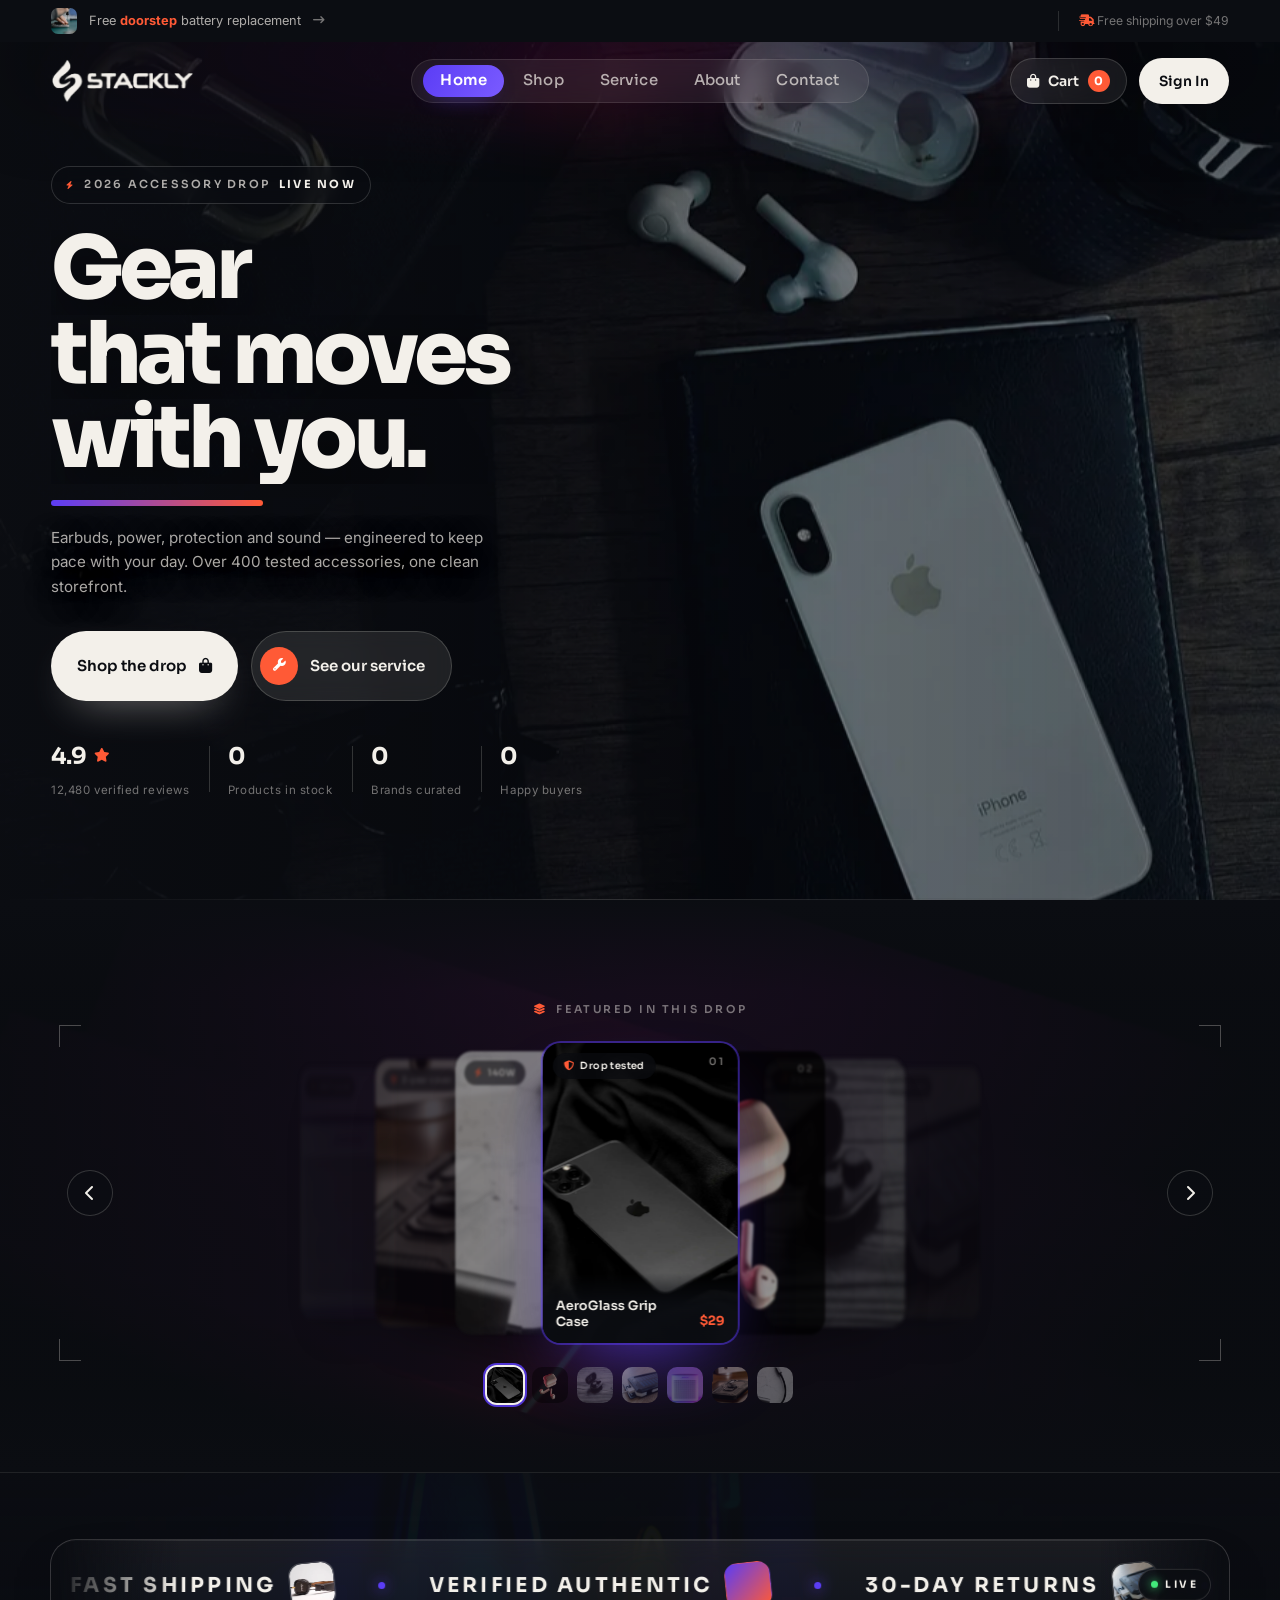
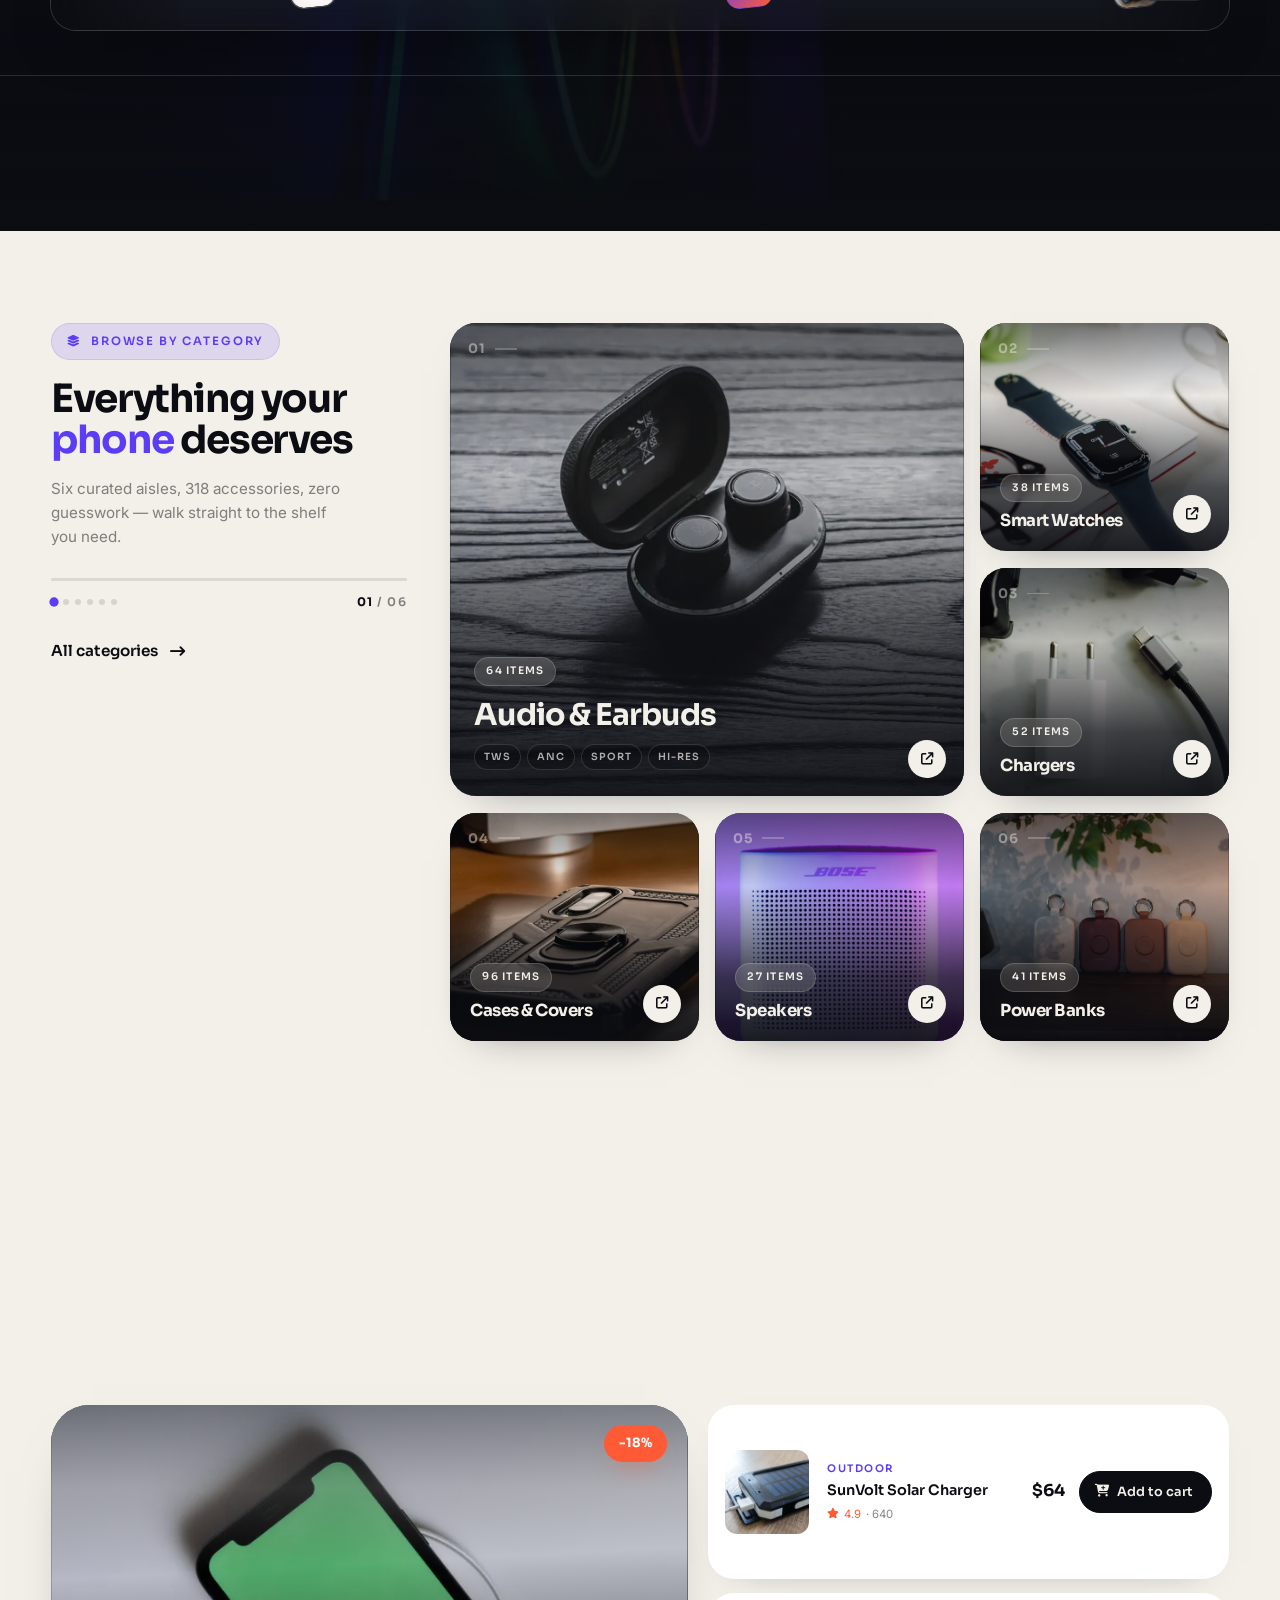
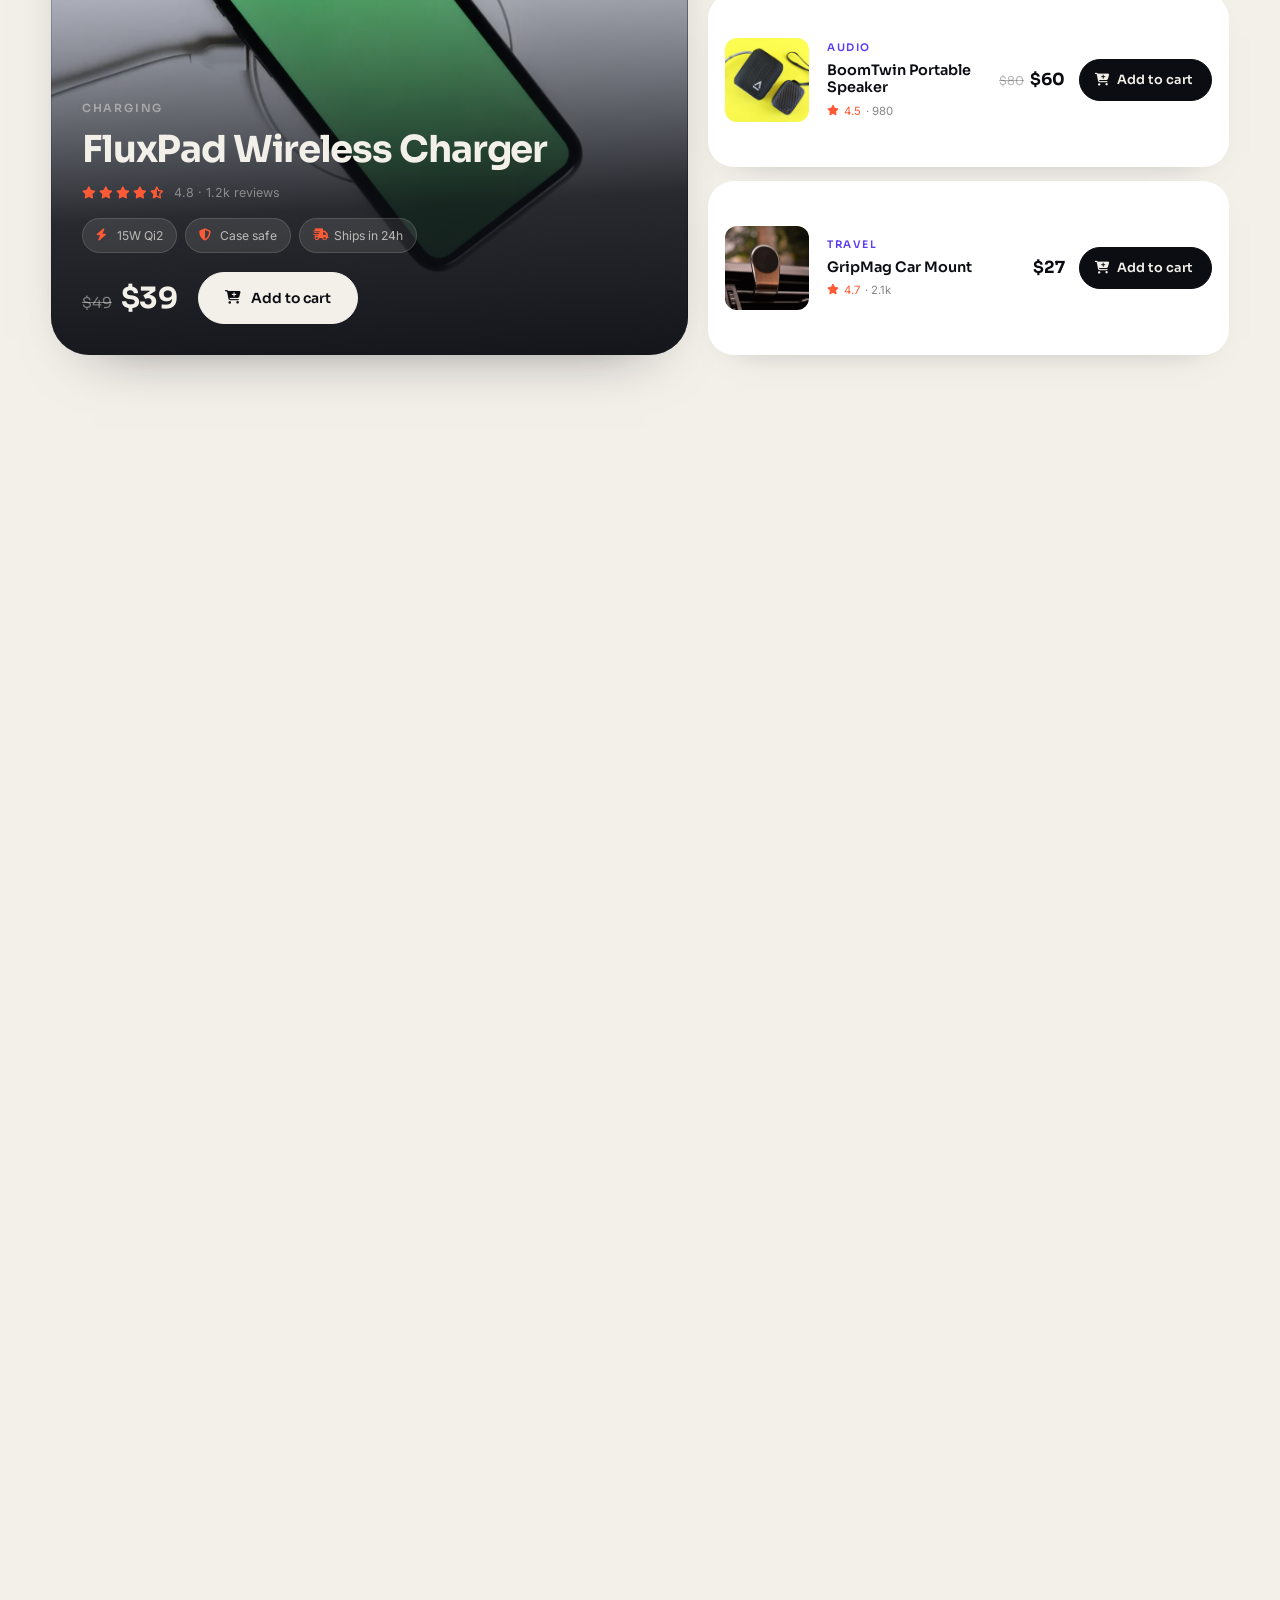
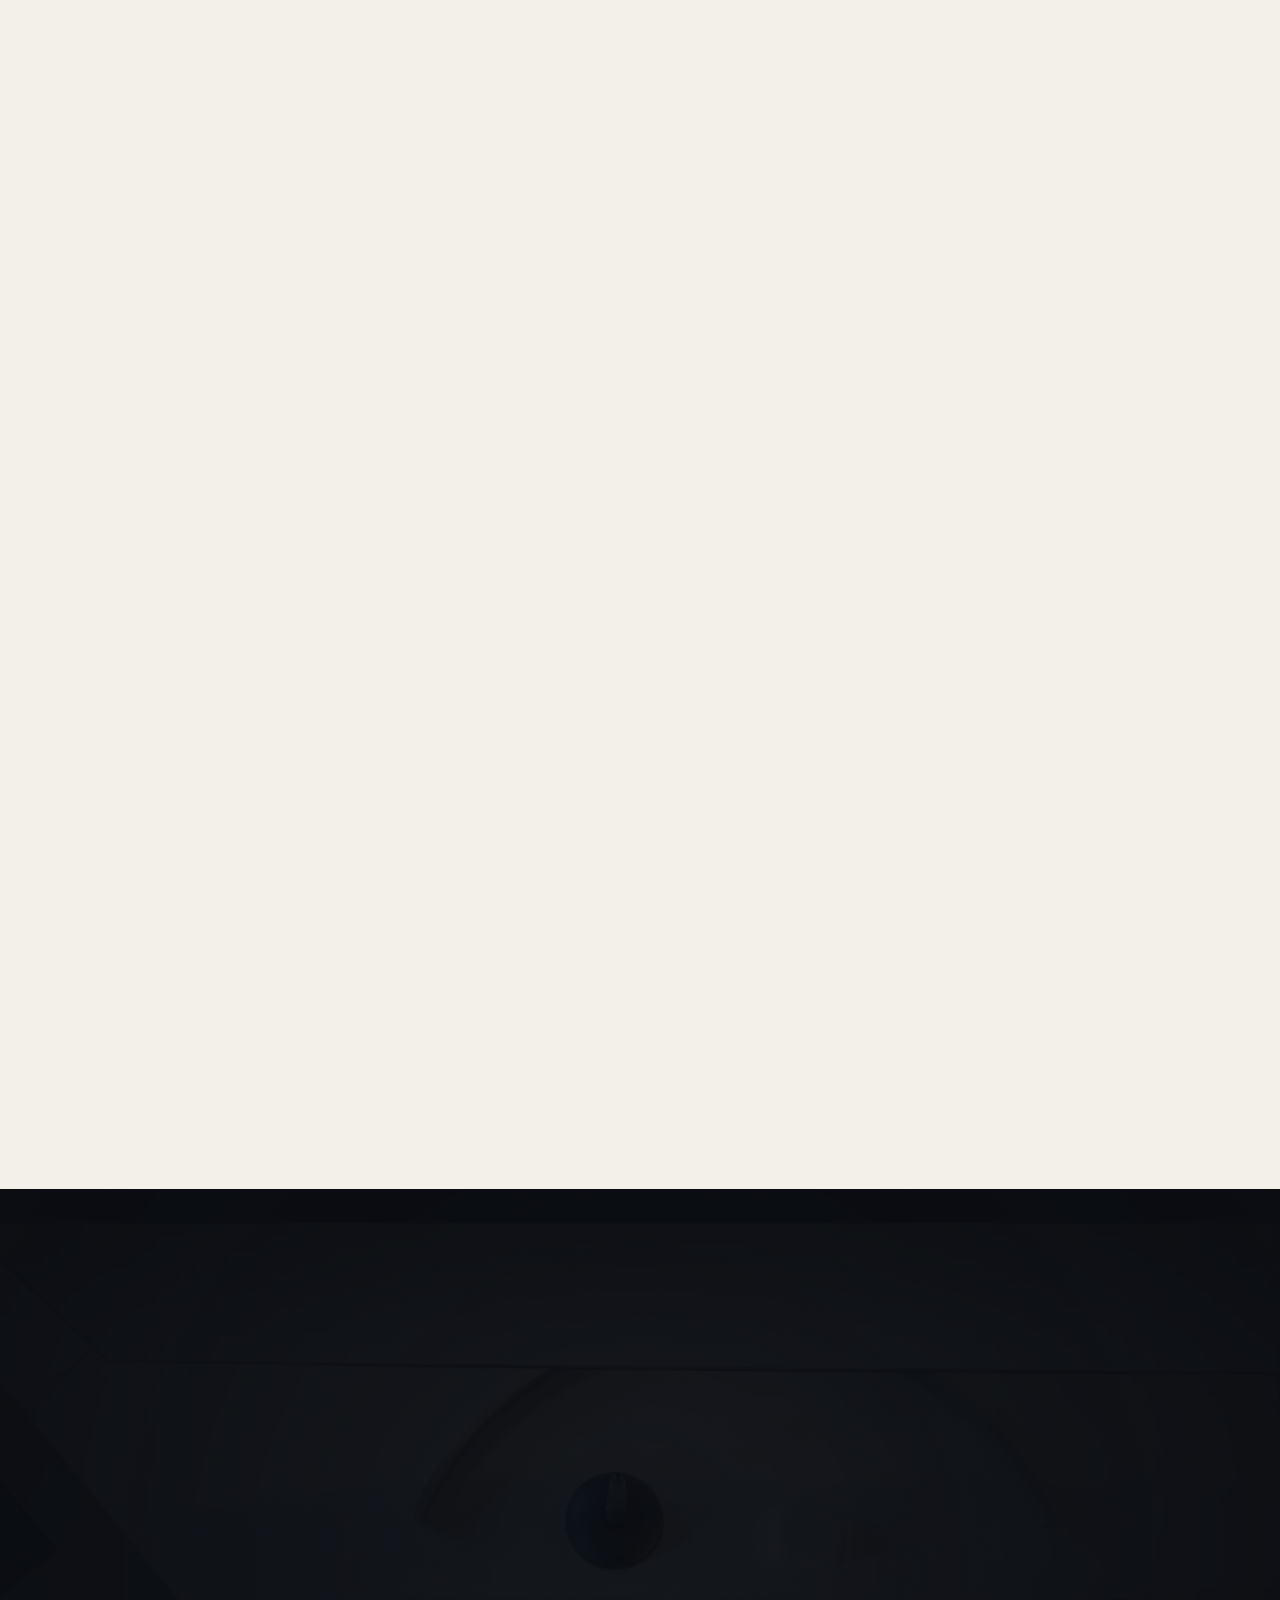
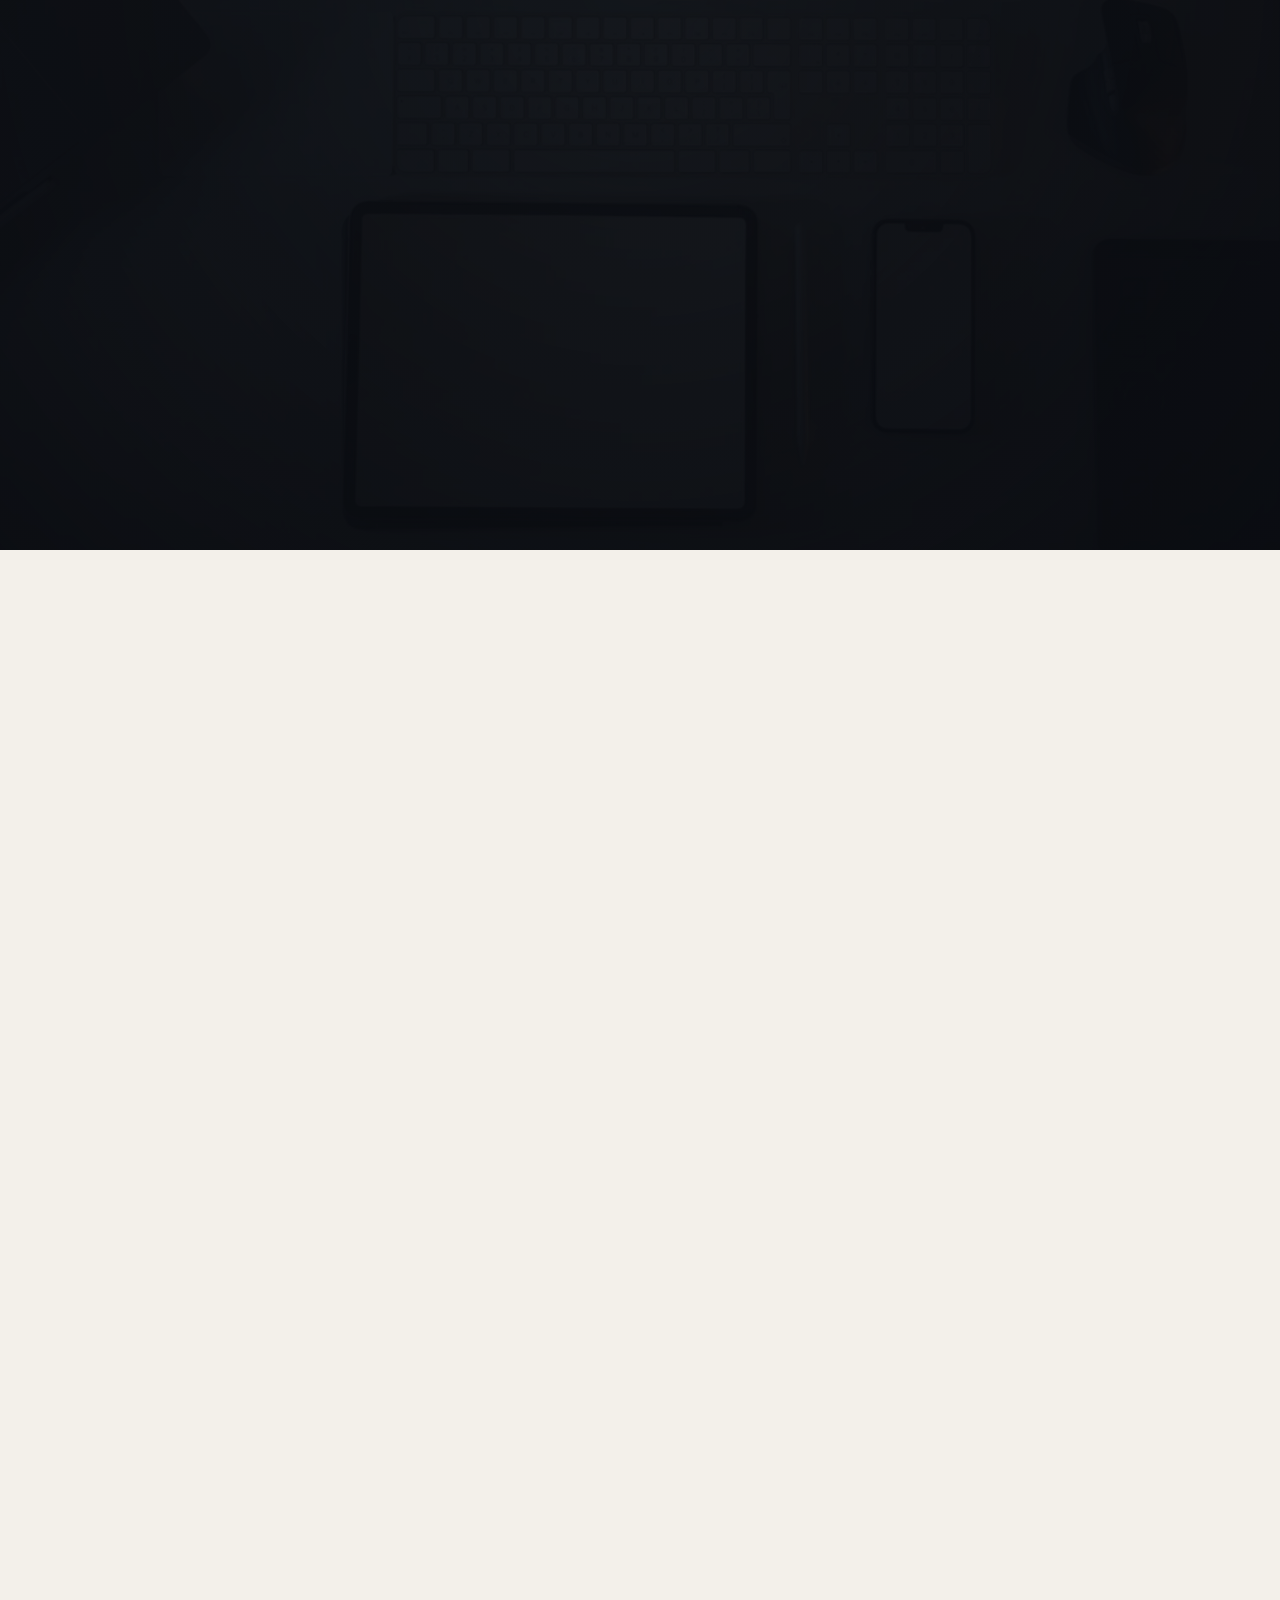
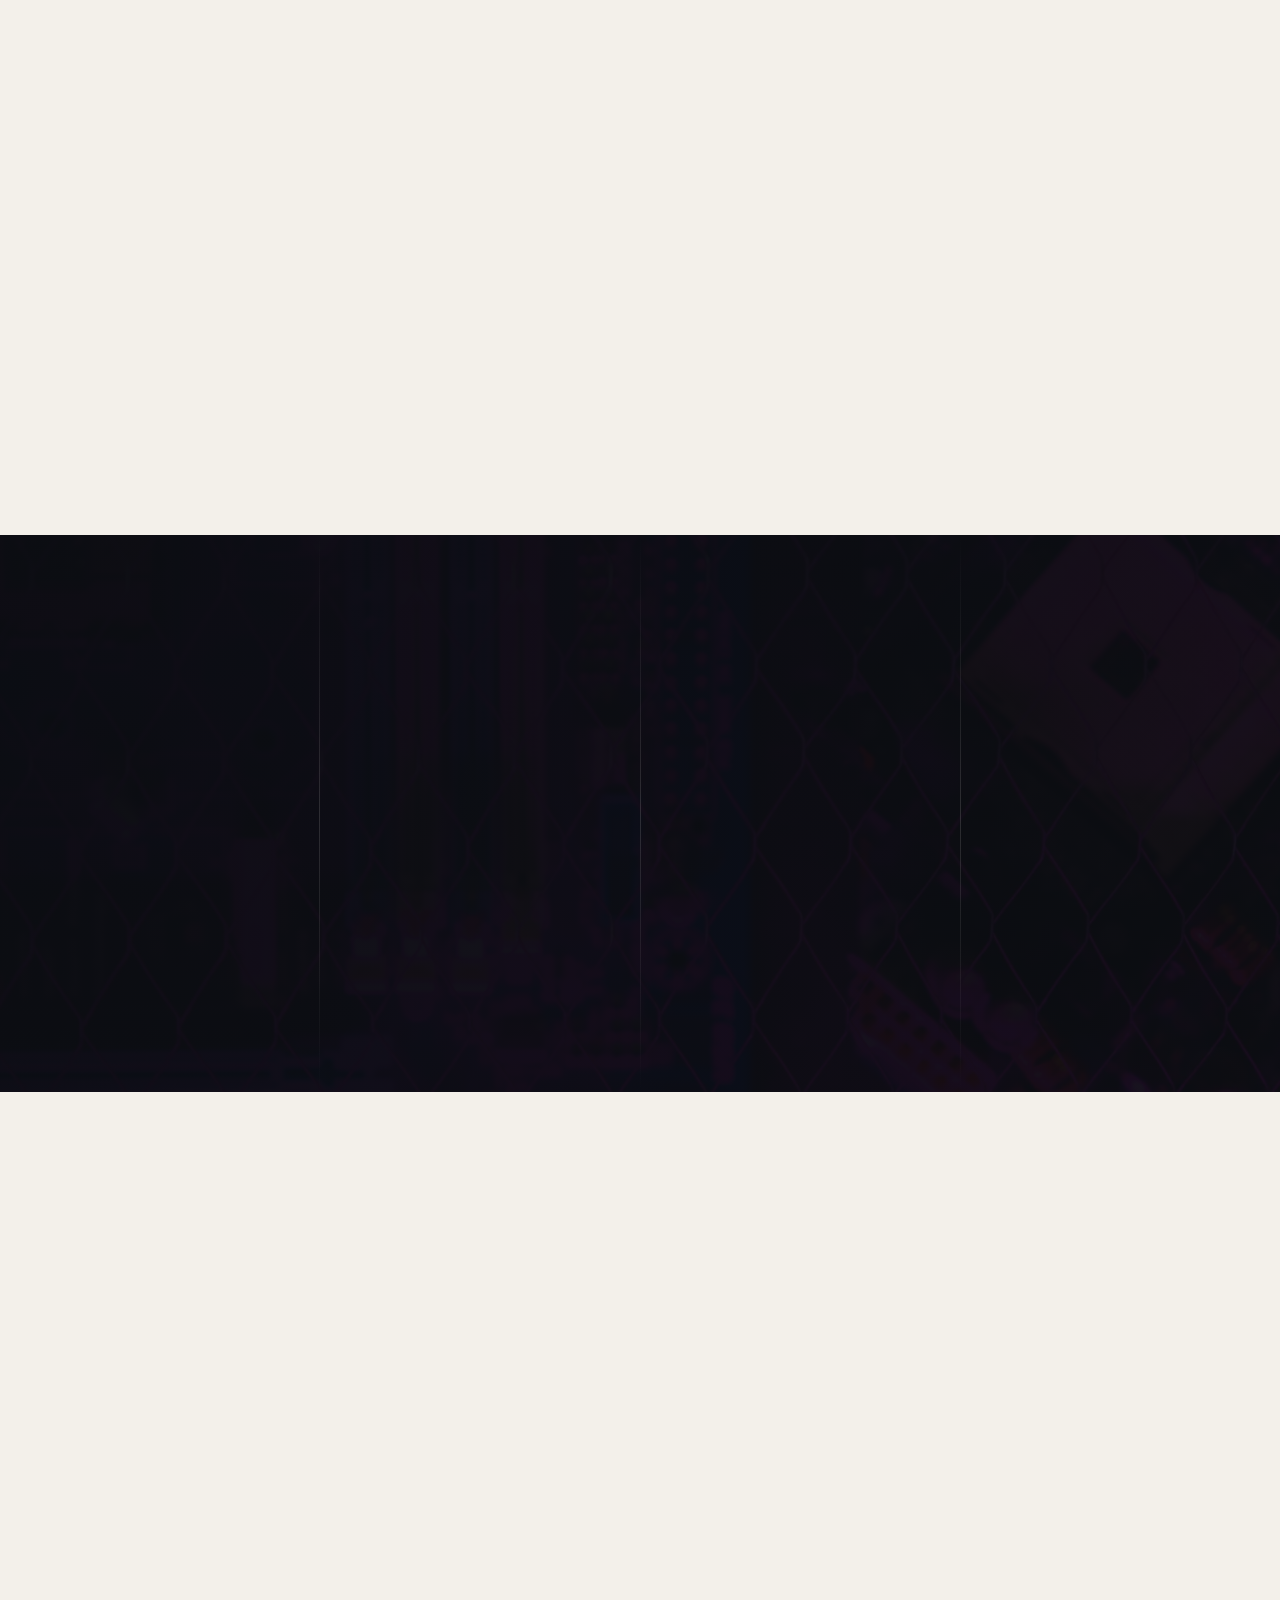
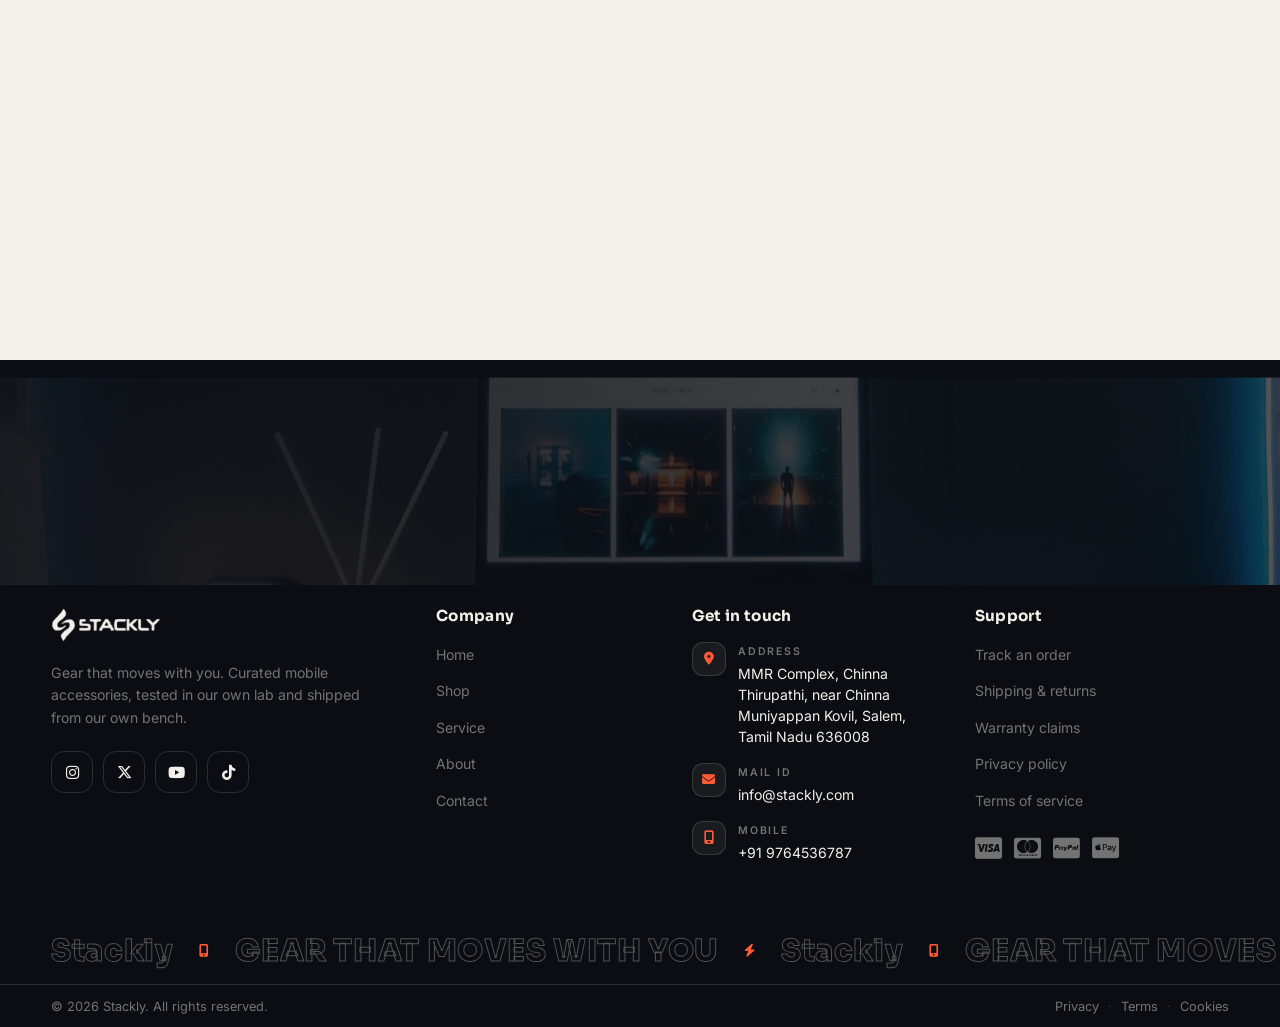
<file: index.html>
<!DOCTYPE html>
<html lang="en">
<head>
<meta charset="UTF-8" />
<meta name="viewport" content="width=device-width, initial-scale=1.0" />
<title>Stackly — Mobile Accessories Studio</title>
<meta name="description" content="Stackly — premium mobile accessories: earbuds, smartwatches, chargers, cases, speakers and power banks. Gear that moves with you." />
<link rel="icon" type="image/webp" href="./images/logo-icon-theme.webp" />
<link rel="preconnect" href="https://fonts.googleapis.com" />
<link rel="preconnect" href="https://fonts.gstatic.com" crossorigin />
<style id="boot-paint">
  /* the whole preloader is inlined so the very first paint IS the loader —
     nothing dark/blank before it, and no blur/mask layers that can fail
     to composite on some GPUs. */
  html,body{background:#0B0D12;color:#F3F0EA;margin:0}
  .preloader{position:fixed;inset:0;z-index:9999;display:grid;place-items:center;overflow:hidden;background:#0B0D12;transition:opacity .55s ease,visibility .55s}
  .pre-glow{position:absolute;inset:0;
    background:
      radial-gradient(68% 60% at 50% 26%,rgba(91,61,245,.34),transparent 66%),
      radial-gradient(60% 55% at 50% 112%,rgba(255,90,54,.26),transparent 72%),
      radial-gradient(circle at 1px 1px,rgba(243,240,234,.10) 1px,transparent 0);
    background-size:auto,auto,26px 26px}
  .pre-inner{position:relative;z-index:2;text-align:center;transition:opacity .5s ease,transform .55s cubic-bezier(.22,1,.36,1)}
  .pre-logo{display:flex;align-items:center;justify-content:center;animation:logoPop 1.1s cubic-bezier(.34,1.56,.64,1) both}
  .pre-logo-img{display:block;width:auto;height:clamp(1.9rem,5.2vw,2.6rem);object-fit:contain;filter:drop-shadow(0 2px 18px rgba(91,61,245,.45))}
  .pre-tag{margin-top:16px;font-size:.74rem;letter-spacing:.3em;text-transform:uppercase;color:rgba(243,240,234,.5);min-height:1.2em}
  .pre-bar{width:min(320px,74vw);height:5px;margin:30px auto 14px;border-radius:20px;background:rgba(243,240,234,.12);overflow:hidden}
  .pre-bar-fill{display:block;height:100%;width:0;border-radius:20px;background:linear-gradient(90deg,#5B3DF5,#FF5A36);box-shadow:0 0 18px rgba(255,90,54,.7)}
  .pre-meta{display:flex;align-items:center;justify-content:center;gap:12px;font-family:"Sora",system-ui,sans-serif;font-size:.78rem;letter-spacing:.1em;color:rgba(243,240,234,.5)}
  .pre-meta #preCount{color:#F3F0EA;font-weight:700;font-size:1rem}
  .pre-dots{display:inline-flex;gap:4px}
  .pre-dots i{width:4px;height:4px;border-radius:50%;background:rgba(243,240,234,.5);animation:blink 1.2s infinite}
  .pre-dots i:nth-child(2){animation-delay:.2s}
  .pre-dots i:nth-child(3){animation-delay:.4s}
  .preloader.done{opacity:0;visibility:hidden;pointer-events:none}
  .preloader.hide{display:none}
  @keyframes logoPop{from{opacity:0;transform:scale(.8) translateY(12px)}}
  @keyframes blink{50%{opacity:.25}}
</style>
<!-- all stylesheets load after the loader has painted (nothing blocks first paint) -->
<link rel="preload" as="style" href="https://fonts.googleapis.com/css2?family=Sora:wght@300;400;500;600;700;800&family=Inter:wght@300;400;500;600;700&display=swap" onload="this.onload=null;this.rel='stylesheet'" />
<link rel="stylesheet" href="https://cdnjs.cloudflare.com/ajax/libs/font-awesome/6.5.2/css/all.min.css" media="print" onload="this.media='all'" />
<link rel="stylesheet" href="CSS/home.css" media="print" onload="this.media='all'" />
<noscript>
  <link rel="stylesheet" href="https://fonts.googleapis.com/css2?family=Sora:wght@300;400;500;600;700;800&family=Inter:wght@300;400;500;600;700&display=swap" />
  <link rel="stylesheet" href="https://cdnjs.cloudflare.com/ajax/libs/font-awesome/6.5.2/css/all.min.css" />
  <link rel="stylesheet" href="CSS/home.css" />
  <style>
    [data-reveal]{opacity:1 !important;transform:none !important;clip-path:none !important}
    .preloader{display:none}
    body{overflow:auto !important}
  </style>
</noscript>

</head>
<body>

<!-- ============ SCROLL PROGRESS ============ -->
<div class="scroll-progress" id="scrollProgress"></div>

<!-- ============ PRELOADER ============ -->
<div class="preloader" id="preloader">
  <div class="pre-glow"></div>
  <div class="pre-inner">
      <div class="pre-logo">
        <img class="pre-logo-img" src="images/logo-full-theme.webp" alt="Stackly" width="600" height="185" />
      </div>
    <p class="pre-tag" id="preTag">Calibrating your gear</p>

    <div class="pre-bar"><span class="pre-bar-fill" id="preBar"></span></div>
    <div class="pre-meta">
      <span id="preCount">0</span><span>%</span>
      <span class="pre-dots"><i></i><i></i><i></i></span>
      <span id="preStep">Booting store</span>
    </div>
  </div>
</div>

<!-- ============ S1 · HEADER / NAVBAR ============ -->
<header class="site-head" id="header">
  <div class="head-glow" style="background-image:url('images/nav-surface.webp')"></div>

  <div class="announce">
    <div class="shell announce-inner">
      <div class="announce-track" id="announceTrack">
        <a class="announce-item" href="HTML/404.html">
          <img src="images/chip-1.webp" width="300" height="300" alt="Studio headphones" />
          <span>Launch week — <b>25% off</b> audio gear</span>
          <i class="fa-solid fa-arrow-right-long"></i>
        </a>
        <a class="announce-item" href="HTML/404.html">
          <img src="images/service-repair.webp" width="720" height="520" alt="Doorstep repair service" />
          <span>Free <b>doorstep</b> battery replacement</span>
          <i class="fa-solid fa-arrow-right-long"></i>
        </a>
        <a class="announce-item" href="HTML/404.html">
          <img src="images/chip-2.webp" width="300" height="300" alt="Smart watch" />
          <span>Trade in your watch — <b>up to $60 off</b></span>
          <i class="fa-solid fa-arrow-right-long"></i>
        </a>
      </div>
      <div class="announce-side">
        <span><i class="fa-solid fa-truck-fast"></i> Free shipping over $49</span>
      </div>
    </div>
  </div>

  <nav class="nav shell" id="nav">
    <a class="brand" href="index.html" aria-label="Stackly home">
      <img class="brand-logo" src="images/logo-full-theme.webp" alt="Stackly" width="600" height="185" decoding="async" />
    </a>

    <ul class="nav-links" id="navLinks">
      <span class="nav-pill" id="navPill" aria-hidden="true"></span>
      <li><a class="nav-link is-active" href="index.html">Home</a></li>
      <li><a class="nav-link" href="HTML/shop.html">Shop</a></li>
      <li><a class="nav-link" href="HTML/service.html">Service</a></li>
      <li><a class="nav-link" href="HTML/about.html">About</a></li>
      <li><a class="nav-link" href="HTML/contact.html">Contact</a></li>
    </ul>

    <div class="nav-actions">
      <a class="cart-btn" href="HTML/cart.html" id="cartBtn" aria-label="Open cart">
        <span class="cart-btn-ico"><i class="fa-solid fa-bag-shopping"></i></span>
        <span class="cart-btn-label">Cart</span>
        <span class="cart-count" id="cartCount">0</span>
        <span class="cart-btn-sheen"></span>
      </a>
       <a class="btn btn--bright btn--sm" href="HTML/login.html">
         <span>Sign In</span>
       </a>
      <button class="burger" id="burger" aria-label="Open menu" aria-expanded="false">
        <span></span><span></span><span></span>
      </button>
    </div>
  </nav>
</header>

<!-- ============ MOBILE FULLSCREEN MENU ============ -->
<div class="mmenu" id="mmenu">
  <div class="mmenu-wipe" id="mmenuWipe">
    <div class="mmenu-bg" style="background-image:url('images/nav-surface.webp')"></div>
    <div class="mmenu-inner">
      <div class="mmenu-head">
        <span class="mmenu-brand"><img src="images/logo-full-theme.webp" alt="Stackly" width="600" height="185" /></span>
        <button class="mmenu-close" id="mmenuClose" aria-label="Close menu"><i class="fa-solid fa-xmark"></i></button>
      </div>
      <ul class="mmenu-links">
        <li><a href="index.html" class="is-active" aria-current="page"><em>01</em><span>Home</span><i class="fa-solid fa-arrow-right-long"></i></a></li>
        <li><a href="HTML/shop.html"><em>02</em><span>Shop</span><i class="fa-solid fa-arrow-right-long"></i></a></li>
        <li><a href="HTML/service.html"><em>03</em><span>Service</span><i class="fa-solid fa-arrow-right-long"></i></a></li>
        <li><a href="HTML/about.html"><em>04</em><span>About</span><i class="fa-solid fa-arrow-right-long"></i></a></li>
        <li><a href="HTML/contact.html"><em>05</em><span>Contact</span><i class="fa-solid fa-arrow-right-long"></i></a></li>
      </ul>
      <div class="mmenu-foot">
        <a class="btn btn--solid btn--full" href="HTML/login.html"><span>Sign In</span></a>
        <p class="mmenu-note"><i class="fa-solid fa-truck-fast"></i> Free shipping over $49 · 30-day returns</p>
      </div>
    </div>
  </div>
</div>

<main>
<!-- ============ S2 · HERO  (full-bleed dark product image · copy + CTA overlaid) ============ -->
<section class="hero" id="hero" data-hero>

  <!-- backdrop: the shot runs full-bleed, the scrim and veil hold the type -->
  <div class="hero-bg" aria-hidden="true">
    <img class="hero-shot" src="images/page-login.webp"
         alt="Stackly mobile accessories arranged on a dark surface" />
    <span class="hero-scrim"></span>
    <span class="hero-veil"></span>
  </div>

  <!-- copy + CTA overlaid -->
  <div class="hero-stage">
    <div class="shell hero-shell">
      <div class="hero-copy">
        <span class="hero-slate"><i class="fa-solid fa-bolt"></i> 2026 accessory drop <b>live now</b></span>
        <h1 class="hero-title">
          <span class="hl"><span class="hw">Gear</span></span>
          <span class="hl"><span class="hw">that moves</span></span>
          <span class="hl"><span class="hw hl--out">with you.</span></span>
          <span class="hero-underline"></span>
        </h1>
        <p class="hero-sub">
          Earbuds, power, protection and sound &mdash; engineered to keep pace with your day.
          Over 400 tested accessories, one clean storefront.
        </p>
        <div class="hero-cta">
          <a class="btn btn--bright btn--magnet" href="HTML/404.html">
            <span>Shop the drop</span><i class="fa-solid fa-bag-shopping"></i>
          </a>
          <a class="btn btn--glass btn--play" href="HTML/404.html">
            <span class="play-ring"><i class="fa-solid fa-wrench"></i></span>
            <span>See our service</span>
          </a>
        </div>
        <ul class="hero-facts">
          <li><b>4.9<i class="fa-solid fa-star"></i></b><span>12,480 verified reviews</span></li>
          <li><b data-count="412">0</b><span>Products in stock</span></li>
          <li><b data-count="58">0</b><span>Brands curated</span></li>
          <li><b data-count="99" data-suffix="%">0</b><span>Happy buyers</span></li>
        </ul>
      </div>
    </div>
  </div>
</section>

<!-- ============ S2b · FEATURED IN THIS DROP (coverflow) ============ -->
<section class="drop" id="drop">
  <div class="drop-bg" aria-hidden="true">
    <span class="drop-plate"></span>
    <span class="drop-vignette"></span>
  </div>

  <div class="cover" data-cover>
    <span class="cover-label" aria-hidden="true">
      <i class="fa-solid fa-layer-group"></i> Featured in this drop
    </span>

    <div class="cover-track">
      <span class="cover-frame" aria-hidden="true"><i></i><i></i><i></i><i></i></span>
      <button class="cover-arrow cover-arrow--l" data-cover-prev type="button" aria-label="Previous accessory">
        <i class="fa-solid fa-chevron-left"></i>
      </button>
      <button class="cover-arrow cover-arrow--r" data-cover-next type="button" aria-label="Next accessory">
        <i class="fa-solid fa-chevron-right"></i>
      </button>

      <article class="cover-card is-center">
        <a class="cover-hit" href="HTML/shop.html" aria-label="AeroGlass Grip Case, 29 dollars">
          <span class="cover-img"><img src="images/hero-main.webp" alt="AeroGlass Grip Case" /></span>
          <span class="cover-shine"></span>
          <span class="cover-idx">01</span>
          <span class="cover-tag"><i class="fa-solid fa-shield-halved"></i> Drop tested</span>
          <span class="cover-foot"><b>AeroGlass Grip Case</b><em>$29</em></span>
        </a>
      </article>

      <article class="cover-card">
        <a class="cover-hit" href="HTML/shop.html" aria-label="Halo ANC Earbuds, 89 dollars">
          <span class="cover-img"><img src="images/hero-float-1.webp" alt="Halo ANC wireless earbuds" /></span>
          <span class="cover-shine"></span>
          <span class="cover-idx">02</span>
          <span class="cover-tag"><i class="fa-solid fa-volume-high"></i> ANC Pro</span>
          <span class="cover-foot"><b>Halo ANC Earbuds</b><em>$89</em></span>
        </a>
      </article>

      <article class="cover-card">
        <a class="cover-hit" href="HTML/shop.html" aria-label="Bass Core Buds, 59 dollars">
          <span class="cover-img"><img src="images/cat-earbuds.webp" alt="Bass Core wireless earbuds" /></span>
          <span class="cover-shine"></span>
          <span class="cover-idx">03</span>
          <span class="cover-tag"><i class="fa-solid fa-music"></i> Signature</span>
          <span class="cover-foot"><b>Bass Core Buds</b><em>$59</em></span>
        </a>
      </article>

      <article class="cover-card">
        <a class="cover-hit" href="HTML/shop.html" aria-label="SolarFold 20K power bank, 49 dollars">
          <span class="cover-img"><img src="images/product-2.webp" alt="SolarFold solar power bank" /></span>
          <span class="cover-shine"></span>
          <span class="cover-idx">04</span>
          <span class="cover-tag"><i class="fa-solid fa-sun"></i> 20K mAh</span>
          <span class="cover-foot"><b>SolarFold 20K</b><em>$49</em></span>
        </a>
      </article>

      <article class="cover-card">
        <a class="cover-hit" href="HTML/shop.html" aria-label="Pulse Mini Speaker, 69 dollars">
          <span class="cover-img"><img src="images/cat-speakers.webp" alt="Pulse Mini bluetooth speaker" /></span>
          <span class="cover-shine"></span>
          <span class="cover-idx">05</span>
          <span class="cover-tag"><i class="fa-solid fa-volume-high"></i> 360&deg; sound</span>
          <span class="cover-foot"><b>Pulse Mini Speaker</b><em>$69</em></span>
        </a>
      </article>

      <article class="cover-card">
        <a class="cover-hit" href="HTML/shop.html" aria-label="Rugged Armour Case, 24 dollars">
          <span class="cover-img"><img src="images/cat-cases.webp" alt="Rugged Armour phone case" /></span>
          <span class="cover-shine"></span>
          <span class="cover-idx">06</span>
          <span class="cover-tag"><i class="fa-solid fa-shield"></i> 2-year cover</span>
          <span class="cover-foot"><b>Rugged Armour Case</b><em>$24</em></span>
        </a>
      </article>

      <article class="cover-card">
        <a class="cover-hit" href="HTML/shop.html" aria-label="Bolt 140W braided cable, 19 dollars">
          <span class="cover-img"><img src="images/hero-float-2.webp" alt="Braided USB-C charging cable" /></span>
          <span class="cover-shine"></span>
          <span class="cover-idx">07</span>
          <span class="cover-tag"><i class="fa-solid fa-bolt"></i> 140W</span>
          <span class="cover-foot"><b>Bolt 140W Cable</b><em>$19</em></span>
        </a>
      </article>
    </div>

    <div class="cover-rail">
      <button class="cover-dot on" data-cover-go="0" type="button" aria-label="Show accessory 1">
        <img src="images/hero-main.webp" alt="" />
      </button>
      <button class="cover-dot" data-cover-go="1" type="button" aria-label="Show accessory 2">
        <img src="images/hero-float-1.webp" alt="" />
      </button>
      <button class="cover-dot" data-cover-go="2" type="button" aria-label="Show accessory 3">
        <img src="images/cat-earbuds.webp" alt="" />
      </button>
      <button class="cover-dot" data-cover-go="3" type="button" aria-label="Show accessory 4">
        <img src="images/product-2.webp" alt="" />
      </button>
      <button class="cover-dot" data-cover-go="4" type="button" aria-label="Show accessory 5">
        <img src="images/cat-speakers.webp" alt="" />
      </button>
      <button class="cover-dot" data-cover-go="5" type="button" aria-label="Show accessory 6">
        <img src="images/cat-cases.webp" alt="" />
      </button>
      <button class="cover-dot" data-cover-go="6" type="button" aria-label="Show accessory 7">
        <img src="images/hero-float-2.webp" alt="" />
      </button>
    </div>
  </div>

</section>

<!-- ============ S3 · TRUST RAIL ============ -->
<section class="trust" id="trust">
  <div class="trust-bg" data-parallax style="background-image:url('images/trust-surface.webp')"></div>

  <div class="trust-glass" id="trustGlass">
    <div class="tg-track" id="tgTrack">
      <div class="tg-set">
        <span class="tg-item"><span class="tg-word">Fast shipping</span><span class="tg-chip"><img src="images/chip-1.webp" alt="Earbuds" /></span></span><i class="tg-dot"></i>
        <span class="tg-item"><span class="tg-word">Verified authentic</span><span class="tg-chip tg-chip--icon"><i class="fa-solid fa-badge-check"></i></span></span><i class="tg-dot"></i>
        <span class="tg-item"><span class="tg-word">30-day returns</span><span class="tg-chip"><img src="images/product-2.webp" alt="Charger" /></span></span><i class="tg-dot"></i>
        <span class="tg-item"><span class="tg-word">Expert repair</span><span class="tg-chip"><img src="images/product-3.webp" alt="Speaker" /></span></span><i class="tg-dot"></i>
        <span class="tg-item"><span class="tg-word">Secure checkout</span><span class="tg-chip tg-chip--icon"><i class="fa-solid fa-lock"></i></span></span><i class="tg-dot"></i>
        <span class="tg-item"><span class="tg-word">Real support</span><span class="tg-chip"><img src="images/arrival-3.webp" alt="Power bank" /></span></span><i class="tg-dot"></i>
      </div>
    </div>
    <span class="tg-live"><i></i> Live</span>
  </div>

  <div class="shell trust-usps">
    <div class="usp" data-reveal="flip">
      <span class="usp-ico"><i class="fa-solid fa-truck-fast"></i></span>
      <div><b>Same-day dispatch</b><em>Ordered before 4pm, out today</em></div>
    </div>
    <div class="usp" data-reveal="flip">
      <span class="usp-ico"><i class="fa-solid fa-shield-halved"></i></span>
      <div><b>100% authentic</b><em>Sealed, sourced, guaranteed</em></div>
    </div>
    <div class="usp" data-reveal="flip">
      <span class="usp-ico"><i class="fa-solid fa-screwdriver-wrench"></i></span>
      <div><b>Certified repair</b><em>120 min average turnaround</em></div>
    </div>
    <div class="usp" data-reveal="flip">
      <span class="usp-ico"><i class="fa-solid fa-headset"></i></span>
      <div><b>Human support</b><em>7 days a week, real people</em></div>
    </div>
  </div>
</section>

<!-- ============ S4 · CATEGORIES ============ -->
<section class="cats" id="cats">
  <div class="shell">
    <div class="cats-layout">

      <aside class="cats-rail">
        <div class="cats-rail-in">
          <span class="eyebrow"><i class="fa-solid fa-layer-group"></i> Browse by category</span>
          <h2 class="sec-title">Everything your <span class="accent">phone</span> deserves</h2>
          <p class="sec-note">Six curated aisles, 318 accessories, zero guesswork &mdash; walk straight to the shelf you need.</p>
        </div>

        <div class="cats-meter" aria-hidden="true">
          <span class="cats-meter-track"><span class="cats-meter-fill" data-cats-fill></span></span>
          <span class="cats-meter-row">
            <span class="cats-meter-dots">
              <i class="on"></i><i></i><i></i><i></i><i></i><i></i>
            </span>
            <span class="cats-meter-count"><b data-cats-cur>01</b> / 06</span>
          </span>
        </div>

        <a class="sec-link" href="HTML/shop.html">
          <span>All categories</span><i class="fa-solid fa-arrow-right-long"></i>
        </a>
      </aside>

      <div class="cat-grid" data-cats-grid>

        <a class="cat-card cat-card--hero" href="HTML/404.html" data-cat>
          <span class="cc-media"><img src="images/cat-earbuds.webp" alt="True wireless earbuds in an open charging case" /></span>
          <span class="cc-shade"></span>
          <span class="cc-glow"></span>
          <span class="cc-sheen"></span>
          <span class="cc-num">01</span>
          <span class="cc-body">
            <span class="cc-count">64 items</span>
            <h3 class="cc-title">Audio &amp; Earbuds</h3>
            <span class="cc-tags"><em>TWS</em><em>ANC</em><em>Sport</em><em>Hi-Res</em></span>
          </span>
          <span class="cc-go"><i class="fa-solid fa-arrow-up-right-from-square"></i></span>
        </a>

        <a class="cat-card" href="HTML/404.html" data-cat>
          <span class="cc-media"><img src="images/cat-watch.webp" alt="Stylish smart watch on a desk" /></span>
          <span class="cc-shade"></span>
          <span class="cc-glow"></span>
          <span class="cc-sheen"></span>
          <span class="cc-num">02</span>
          <span class="cc-body">
            <span class="cc-count">38 items</span>
            <h3 class="cc-title">Smart Watches</h3>
          </span>
          <span class="cc-go"><i class="fa-solid fa-arrow-up-right-from-square"></i></span>
        </a>

        <a class="cat-card" href="HTML/404.html" data-cat>
          <span class="cc-media"><img src="images/cat-chargers.webp" alt="USB-C chargers and plugs on marble" /></span>
          <span class="cc-shade"></span>
          <span class="cc-glow"></span>
          <span class="cc-sheen"></span>
          <span class="cc-num">03</span>
          <span class="cc-body">
            <span class="cc-count">52 items</span>
            <h3 class="cc-title">Chargers</h3>
          </span>
          <span class="cc-go"><i class="fa-solid fa-arrow-up-right-from-square"></i></span>
        </a>

        <a class="cat-card" href="HTML/404.html" data-cat>
          <span class="cc-media"><img src="images/cat-cases.webp" alt="Smartphone with a rugged case on a desk" /></span>
          <span class="cc-shade"></span>
          <span class="cc-glow"></span>
          <span class="cc-sheen"></span>
          <span class="cc-num">04</span>
          <span class="cc-body">
            <span class="cc-count">96 items</span>
            <h3 class="cc-title">Cases &amp; Covers</h3>
          </span>
          <span class="cc-go"><i class="fa-solid fa-arrow-up-right-from-square"></i></span>
        </a>

        <a class="cat-card" href="HTML/404.html" data-cat>
          <span class="cc-media"><img src="images/cat-speakers.webp" alt="Bluetooth speaker with purple and blue gradient light" /></span>
          <span class="cc-shade"></span>
          <span class="cc-glow"></span>
          <span class="cc-sheen"></span>
          <span class="cc-num">05</span>
          <span class="cc-body">
            <span class="cc-count">27 items</span>
            <h3 class="cc-title">Speakers</h3>
          </span>
          <span class="cc-go"><i class="fa-solid fa-arrow-up-right-from-square"></i></span>
        </a>

        <a class="cat-card cat-card--tail" href="HTML/404.html" data-cat>
          <span class="cc-media"><img src="images/cat-powerbanks.webp" alt="Portable power banks on a wooden shelf" /></span>
          <span class="cc-shade"></span>
          <span class="cc-glow"></span>
          <span class="cc-sheen"></span>
          <span class="cc-num">06</span>
          <span class="cc-body">
            <span class="cc-count">41 items</span>
            <h3 class="cc-title">Power Banks</h3>
          </span>
          <span class="cc-go"><i class="fa-solid fa-arrow-up-right-from-square"></i></span>
        </a>

      </div>
    </div>
  </div>
</section>

<!-- ============ S5 · FEATURED PRODUCTS ============ -->
<section class="feat" id="featured">
  <div class="shell">

    <div class="sec-head">
      <div>
        <span class="eyebrow" data-reveal="rise"><i class="fa-solid fa-fire"></i> Most wanted</span>
        <h2 class="sec-title" data-reveal="rise">Featured <span class="accent">this week</span></h2>
      </div>
      <p class="sec-note feat-note" data-reveal="rise">The four shelves our customers keep coming back for. Restocked every Monday, gone by Friday.</p>
    </div>

    <div class="feat-body" data-feat-body>

      <article class="plead">
        <span class="pl-media"><img src="images/product-1.webp" alt="Smartphone resting on a wireless charging pad" /></span>
        <span class="pl-shade"></span>
        <span class="pl-glow"></span>
        <span class="pl-scan"></span>
        <span class="pl-badge">-18%</span>
        <div class="pl-body">
          <span class="pl-cat">Charging</span>
          <h3 class="pl-title">FluxPad Wireless Charger</h3>
          <div class="pl-rate">
            <i class="fa-solid fa-star"></i><i class="fa-solid fa-star"></i><i class="fa-solid fa-star"></i><i class="fa-solid fa-star"></i><i class="fa-solid fa-star-half-stroke"></i>
            <em>4.8 · 1.2k reviews</em>
          </div>
          <ul class="pl-spec">
            <li><i class="fa-solid fa-bolt"></i> 15W Qi2</li>
            <li><i class="fa-solid fa-shield-halved"></i> Case safe</li>
            <li><i class="fa-solid fa-truck-fast"></i> Ships in 24h</li>
          </ul>
          <div class="pl-buy">
            <span class="pl-price"><s>$49</s><b>$39</b></span>
            <button class="add-to-cart add-to-cart--big" data-id="fluxpad" data-name="FluxPad Wireless Charger" data-price="39" data-img="images/product-1.webp">
              <i class="fa-solid fa-cart-plus"></i><span>Add to cart</span>
            </button>
          </div>
        </div>
      </article>

      <div class="feat-side">

        <article class="prow">
          <a class="prow-stretch" href="HTML/shop.html" aria-label="View SunVolt Solar Charger"></a>
          <span class="prow-bar"></span>
          <span class="prow-thumb"><img src="images/product-2.webp" alt="Solar charger with USB connection" /></span>
          <span class="prow-txt">
            <span class="prow-cat">Outdoor</span>
            <b class="prow-name">SunVolt Solar Charger</b>
            <span class="prow-rate"><i class="fa-solid fa-star"></i> 4.9 <em>· 640</em></span>
          </span>
          <span class="prow-buy">
            <span class="prow-price">$64</span>
            <button class="add-to-cart add-to-cart--row" data-id="sunvolt" data-name="SunVolt Solar Charger" data-price="64" data-img="images/product-2.webp">
              <i class="fa-solid fa-cart-plus"></i><span>Add to cart</span>
            </button>
          </span>
        </article>

        <article class="prow">
          <a class="prow-stretch" href="HTML/shop.html" aria-label="View BoomTwin Portable Speaker"></a>
          <span class="prow-bar"></span>
          <span class="prow-thumb"><img src="images/product-3.webp" alt="Two portable black speakers on a yellow background" /></span>
          <span class="prow-txt">
            <span class="prow-cat">Audio</span>
            <b class="prow-name">BoomTwin Portable Speaker</b>
            <span class="prow-rate"><i class="fa-solid fa-star"></i> 4.5 <em>· 980</em></span>
          </span>
          <span class="prow-buy">
            <span class="prow-price"><s>$80</s><b>$60</b></span>
            <button class="add-to-cart add-to-cart--row" data-id="boomtwin" data-name="BoomTwin Portable Speaker" data-price="60" data-img="images/product-3.webp">
              <i class="fa-solid fa-cart-plus"></i><span>Add to cart</span>
            </button>
          </span>
        </article>

        <article class="prow">
          <a class="prow-stretch" href="HTML/shop.html" aria-label="View GripMag Car Mount"></a>
          <span class="prow-bar"></span>
          <span class="prow-thumb"><img src="images/product-4.webp" alt="Magnetic phone holder on a car air vent" /></span>
          <span class="prow-txt">
            <span class="prow-cat">Travel</span>
            <b class="prow-name">GripMag Car Mount</b>
            <span class="prow-rate"><i class="fa-solid fa-star"></i> 4.7 <em>· 2.1k</em></span>
          </span>
          <span class="prow-buy">
            <span class="prow-price">$27</span>
            <button class="add-to-cart add-to-cart--row" data-id="gripmag" data-name="GripMag Car Mount" data-price="27" data-img="images/product-4.webp">
              <i class="fa-solid fa-cart-plus"></i><span>Add to cart</span>
            </button>
          </span>
        </article>

      </div>
    </div>
  </div>
</section>

<!-- ============ S6 · PROMO BANNER ============ -->
<section class="promo" id="promo">
  <div class="shell promo-grid">
    <figure class="promo-visual" data-reveal="wipe">
      <div class="pv-img" style="background-image:url('images/promo-main.webp')"></div>
      <div class="pv-duo"></div>
      <div class="pv-stripes"></div>
      <span class="pv-tag"><i class="fa-solid fa-cube"></i> Bundle builder</span>
    </figure>

    <div class="promo-copy">
      <span class="eyebrow eyebrow--light" data-reveal="rise"><i class="fa-solid fa-box-open"></i> Build your kit</span>
      <h2 class="sec-title" data-reveal="rise">One bundle.<br />Three essentials.<br /><span class="accent">Save 30%.</span></h2>
      <p data-reveal="rise">Mix any case, charger and cable into a single kit. We test the combination,
        pack it together and ship it in one recyclable box.</p>

      <ul class="promo-list">
        <li data-reveal="rise"><i class="fa-solid fa-check"></i> Mix &amp; match across 400+ accessories</li>
        <li data-reveal="rise"><i class="fa-solid fa-check"></i> Compatibility checked before dispatch</li>
        <li data-reveal="rise"><i class="fa-solid fa-check"></i> One box, one delivery, one warranty</li>
      </ul>

      <div class="promo-cta" data-reveal="rise">
        <a class="btn btn--solid btn--magnet" href="HTML/404.html"><span>Build a bundle</span><i class="fa-solid fa-arrow-right"></i></a>
        <div class="promo-save"><b>30%</b><span>avg. saving</span></div>
      </div>
    </div>
  </div>
</section>

<!-- ============ S7 · NEW ARRIVALS ============ -->
<section class="arrivals" id="arrivals">
  <div class="shell">
    <div class="sec-head">
      <div>
        <span class="eyebrow" data-reveal="rise"><i class="fa-solid fa-sparkles"></i> Fresh in</span>
        <h2 class="sec-title" data-reveal="rise">New <span class="accent">arrivals</span></h2>
      </div>
      <p class="sec-note" data-reveal="rise">Dropped this fortnight — limited first-run stock.</p>
    </div>

    <div class="arr-grid">
      <article class="acard" data-reveal="curtain">
        <div class="acard-peel">
          <img src="images/arrival-1.webp" alt="Wireless earbuds with charging case on a stylish backdrop" />
          <div class="acard-back">
            <h4>PulseAir Pro</h4>
            <p>Hybrid ANC · 38h total playtime</p>
            <span class="acard-price">$119</span>
            <button class="add-to-cart add-to-cart--lit" data-id="pulseair" data-name="PulseAir Pro Earbuds" data-price="119" data-img="images/arrival-1.webp">
              <i class="fa-solid fa-cart-plus"></i><span>Add to cart</span>
            </button>
          </div>
        </div>
        <div class="acard-meta">
          <span class="acard-no">A-01</span>
          <h3>PulseAir Pro</h3>
          <p>Adaptive noise cancelling earbuds</p>
        </div>
      </article>

      <article class="acard" data-reveal="curtain">
        <div class="acard-peel">
          <img src="images/arrival-2.webp" alt="Close-up of a smartphone with a triple camera lens" />
          <div class="acard-back">
            <h4>ClarityLens Kit</h4>
            <p>Magnetic macro + wide lens set</p>
            <span class="acard-price">$84</span>
            <button class="add-to-cart add-to-cart--lit" data-id="claritylens" data-name="ClarityLens Kit" data-price="84" data-img="images/arrival-2.webp">
              <i class="fa-solid fa-cart-plus"></i><span>Add to cart</span>
            </button>
          </div>
        </div>
        <div class="acard-meta">
          <span class="acard-no">A-02</span>
          <h3>ClarityLens Kit</h3>
          <p>Compact clip-on photo lenses</p>
        </div>
      </article>

      <article class="acard" data-reveal="curtain">
        <div class="acard-peel">
          <img src="images/arrival-3.webp" alt="Sleek power bank with a USB-C cable on marble" />
          <div class="acard-back">
            <h4>CoreCell 20K</h4>
            <p>20,000 mAh · 100W passthrough</p>
            <span class="acard-price">$72</span>
            <button class="add-to-cart add-to-cart--lit" data-id="corecell" data-name="CoreCell 20K Power Bank" data-price="72" data-img="images/arrival-3.webp">
              <i class="fa-solid fa-cart-plus"></i><span>Add to cart</span>
            </button>
          </div>
        </div>
        <div class="acard-meta">
          <span class="acard-no">A-03</span>
          <h3>CoreCell 20K</h3>
          <p>High-capacity travel power bank</p>
        </div>
      </article>
    </div>
  </div>
</section>

<!-- ============ S8 · DEAL OF THE DAY ============ -->
<section class="deal" id="deal">
  <div class="shell deal-grid">
    <figure class="deal-visual" data-reveal="reveal">
      <div class="dv-img" style="background-image:url('images/deal-main.webp')"></div>
      <div class="dv-spot"></div>
      <div class="dv-shine"></div>
      <span class="dv-flag"><i class="fa-solid fa-bolt"></i> Today only</span>
      <div class="dv-sold">
        <div class="dv-sold-bar"><span></span></div>
        <p><b>82%</b> claimed · 34 left</p>
      </div>
    </figure>

    <div class="deal-copy">
      <span class="eyebrow" data-reveal="rise"><i class="fa-solid fa-hourglass-half"></i> Deal of the day</span>
      <h2 class="sec-title" data-reveal="rise">The S8 Starter Kit at <span class="accent">$129</span></h2>
      <p data-reveal="rise">Unboxed, tested and bundled: fast charger, braided cable, wireless pad and a
        tempered glass set for the phone you already carry.</p>

      <div class="deal-timer" id="dealTimer" data-end="local+08:00" data-reveal="rise">
        <div class="dt"><b id="dtD">00</b><span>Days</span></div>
        <span class="dt-sep">:</span>
        <div class="dt"><b id="dtH">00</b><span>Hrs</span></div>
        <span class="dt-sep">:</span>
        <div class="dt"><b id="dtM">00</b><span>Min</span></div>
        <span class="dt-sep">:</span>
        <div class="dt"><b id="dtS">00</b><span>Sec</span></div>
      </div>

      <div class="deal-cta" data-reveal="rise">
        <a class="btn btn--solid btn--magnet" href="HTML/404.html"><span>Claim the deal</span><i class="fa-solid fa-tags"></i></a>
        <button class="add-to-cart deal-add" data-id="starterkit" data-name="S8 Starter Kit" data-price="129" data-img="images/deal-main.webp">
          <i class="fa-solid fa-cart-plus"></i><span>Add kit to cart</span>
        </button>
      </div>
    </div>
  </div>
</section>

<!-- ============ S9 · 3D SHOWCASE CAROUSEL ============ -->
<section class="show" id="showcase">
  <div class="show-bg" data-parallax style="background-image:url('images/page-dashboard.webp')"></div>
  <div class="shell">
    <div class="sec-head sec-head--center">
      <span class="eyebrow eyebrow--light" data-reveal="rise"><i class="fa-solid fa-cube"></i> Inside the studio</span>
      <h2 class="sec-title" data-reveal="rise">A closer look at the <span class="accent">good stuff</span></h2>
      <p class="sec-note sec-note--light" data-reveal="rise">Drag the ring to spin — or just let it drift.</p>
    </div>
  </div>

  <div class="show-stage" id="showStage" data-reveal="fade">
    <div class="ring3d" id="ring3d">
      <figure class="ring3d-item" data-i="0"><img src="images/gallery-1.webp" alt="Illuminated computer cooling fans with neon light" /><figcaption>Precision built</figcaption></figure>
      <figure class="ring3d-item" data-i="1"><img src="images/cat-earbuds.webp" alt="Wireless earbuds in a charging case" /><figcaption>Audio lab</figcaption></figure>
      <figure class="ring3d-item" data-i="2"><img src="images/gallery-2.webp" alt="Person using a VR headset under neon lights" /><figcaption>Test bench</figcaption></figure>
      <figure class="ring3d-item" data-i="3"><img src="images/cat-speakers.webp" alt="Bluetooth speaker with gradient light" /><figcaption>Sound room</figcaption></figure>
      <figure class="ring3d-item" data-i="4"><img src="images/cat-powerbanks.webp" alt="Portable power banks on a shelf" /><figcaption>Power line</figcaption></figure>
      <figure class="ring3d-item" data-i="5"><img src="images/cat-cases.webp" alt="Smartphone with a rugged case" /><figcaption>Protection</figcaption></figure>
      <figure class="ring3d-item" data-i="6"><img src="images/cat-chargers.webp" alt="Chargers and plugs on marble" /><figcaption>Charging bay</figcaption></figure>
      <figure class="ring3d-item" data-i="7"><img src="images/cat-watch.webp" alt="Smart watch on a desk" /><figcaption>Wearables</figcaption></figure>
    </div>
    <div class="show-floor"></div>
    <div class="show-ctrl">
      <button class="round-btn round-btn--light" id="showPrev" aria-label="Previous"><i class="fa-solid fa-chevron-left"></i></button>
      <span class="show-count" id="showCount">01 / 08</span>
      <button class="round-btn round-btn--light" id="showNext" aria-label="Next"><i class="fa-solid fa-chevron-right"></i></button>
    </div>
  </div>
</section>

<!-- ============ S10 · TESTIMONIALS ============ -->
<section class="quotes" id="quotes">
  <div class="shell">
    <div class="sec-head">
      <div>
        <span class="eyebrow" data-reveal="rise"><i class="fa-solid fa-quote-left"></i> Real feedback</span>
        <h2 class="sec-title" data-reveal="rise">Loved by <span class="accent">12,480</span> buyers</h2>
      </div>
      <p class="sec-note" data-reveal="rise">Verified reviews from the last 90 days.</p>
    </div>

    <div class="qt-stage" data-qt>
      <div class="qt-main" data-reveal="stage">
        <span class="qt-mark" aria-hidden="true"><i class="fa-solid fa-quote-left"></i></span>
        <span class="qt-bloom" aria-hidden="true"></span>
        <span class="vec qt-vec" data-vector="pulse" data-size="118"></span>

        <div class="qt-stack">
          <figure class="qt-item is-on" data-qt-item data-i="0">
            <blockquote class="qt-text">Ordered the PulseAir Pro at 11am and it was on my desk before lunch. The sound is genuinely better than my old pair that cost twice as much.</blockquote>
            <figcaption class="qt-foot">
              <span class="qt-ava"><img src="images/avatar-1.webp" alt="Amara O." /><i class="fa-solid fa-circle-check"></i></span>
              <span class="qt-who"><b>Amara O.</b><em>Verified buyer &middot; Lagos</em></span>
              <span class="qt-stars"><i class="fa-solid fa-star"></i><i class="fa-solid fa-star"></i><i class="fa-solid fa-star"></i><i class="fa-solid fa-star"></i><i class="fa-solid fa-star"></i><em>5.0</em></span>
            </figcaption>
          </figure>

          <figure class="qt-item" data-qt-item data-i="1">
            <blockquote class="qt-text">My screen cracked on a Friday night. Booked the repair online, done by Saturday afternoon with a written warranty card. Zero drama.</blockquote>
            <figcaption class="qt-foot">
              <span class="qt-ava"><img src="images/avatar-2.webp" alt="Daniel K." /><i class="fa-solid fa-circle-check"></i></span>
              <span class="qt-who"><b>Daniel K.</b><em>Verified buyer &middot; Berlin</em></span>
              <span class="qt-stars"><i class="fa-solid fa-star"></i><i class="fa-solid fa-star"></i><i class="fa-solid fa-star"></i><i class="fa-solid fa-star"></i><i class="fa-solid fa-star"></i><em>5.0</em></span>
            </figcaption>
          </figure>

          <figure class="qt-item" data-qt-item data-i="2">
            <blockquote class="qt-text">The bundle builder is such a small thing but it saved me three separate orders. Everything arrived in one tidy box, correctly matched.</blockquote>
            <figcaption class="qt-foot">
              <span class="qt-ava"><img src="images/avatar-3.webp" alt="Sofia M." /><i class="fa-solid fa-circle-check"></i></span>
              <span class="qt-who"><b>Sofia M.</b><em>Verified buyer &middot; Lisbon</em></span>
              <span class="qt-stars"><i class="fa-solid fa-star"></i><i class="fa-solid fa-star"></i><i class="fa-solid fa-star"></i><i class="fa-solid fa-star"></i><i class="fa-solid fa-star-half-stroke"></i><em>4.5</em></span>
            </figcaption>
          </figure>
        </div>

        <div class="qt-nav">
          <button class="round-btn round-btn--light" data-qt-prev aria-label="Previous review"><i class="fa-solid fa-arrow-left"></i></button>
          <span class="qt-count"><b data-qt-cur>01</b><em>/ 03</em></span>
          <button class="round-btn round-btn--light" data-qt-next aria-label="Next review"><i class="fa-solid fa-arrow-right"></i></button>
        </div>
      </div>

      <div class="qt-rail" role="tablist" aria-label="Customer reviews">
        <button class="qt-tab is-on" role="tab" aria-selected="true" data-qt-go="0" data-reveal="rise" style="--d:.12s">
          <span class="qt-tab-ava"><img src="images/avatar-1.webp" alt="" /></span>
          <span class="qt-tab-txt"><b>Amara O.</b><em>Audio &middot; Lagos</em></span>
          <span class="qt-tab-meter"><i style="--v:100%"></i></span>
        </button>
        <button class="qt-tab" role="tab" aria-selected="false" data-qt-go="1" data-reveal="rise" style="--d:.22s">
          <span class="qt-tab-ava"><img src="images/avatar-2.webp" alt="" /></span>
          <span class="qt-tab-txt"><b>Daniel K.</b><em>Repair &middot; Berlin</em></span>
          <span class="qt-tab-meter"><i style="--v:100%"></i></span>
        </button>
        <button class="qt-tab" role="tab" aria-selected="false" data-qt-go="2" data-reveal="rise" style="--d:.32s">
          <span class="qt-tab-ava"><img src="images/avatar-3.webp" alt="" /></span>
          <span class="qt-tab-txt"><b>Sofia M.</b><em>Bundles &middot; Lisbon</em></span>
          <span class="qt-tab-meter"><i style="--v:90%"></i></span>
        </button>
      </div>
    </div>
  </div>
</section>

<!-- ============ S11 · SERVICES ============ -->
<section class="serv" id="serv">
  <div class="shell">
    <div class="sec-head">
      <div>
        <span class="eyebrow" data-reveal="rise"><i class="fa-solid fa-screwdriver-wrench"></i> What we do</span>
        <h2 class="sec-title" data-reveal="rise">More than a <span class="accent">storefront</span></h2>
      </div>
      <a class="btn btn--ghost btn--sm sec-btn" href="HTML/404.html" data-reveal="rise">
        <span>All services</span>
      </a>
    </div>

    <div class="serv-grid">
      <article class="scard" data-reveal="pin">
        <div class="sc-media"><img src="images/service-repair.webp" alt="Technician repairing a phone" /></div>
        <div class="sc-body">
          <h3>Repair &amp; diagnostics</h3>
          <p>Screens, batteries and ports fixed by certified techs — most jobs done in under two hours.</p>
          <ul><li><i class="fa-solid fa-check"></i> Free 20-point health check</li><li><i class="fa-solid fa-check"></i> Genuine-grade parts</li></ul>
          <a class="btn btn--glass btn--sm sc-btn" href="HTML/404.html"><span>Book a repair</span></a>
        </div>
      </article>

      <article class="scard" data-reveal="pin">
        <div class="sc-media"><img src="images/service-delivery.webp" alt="Courier delivering a package" /></div>
        <div class="sc-body">
          <h3>Express delivery</h3>
          <p>Same-day dispatch in the city, next-day nationwide. Track every hop from our door to yours.</p>
          <ul><li><i class="fa-solid fa-check"></i> Live tracking</li><li><i class="fa-solid fa-check"></i> Contact-free handoff</li></ul>
          <a class="btn btn--glass btn--sm sc-btn" href="HTML/404.html"><span>Check coverage</span></a>
        </div>
      </article>

      <article class="scard" data-reveal="pin">
        <div class="sc-media"><img src="images/service-authenticity.webp" alt="Sealed authentic electronics" /></div>
        <div class="sc-body">
          <h3>Authenticity &amp; warranty</h3>
          <p>Every unit is sealed, serial-checked and covered by a two-year Stackly warranty card.</p>
          <ul><li><i class="fa-solid fa-check"></i> Serial verification</li><li><i class="fa-solid fa-check"></i> 2-year coverage</li></ul>
          <a class="btn btn--glass btn--sm sc-btn" href="HTML/404.html"><span>Read the terms</span></a>
        </div>
      </article>
    </div>
  </div>
</section>

<!-- ============ S12 · STATS / WHY US ============ -->
<section class="stats" id="stats">
  <div class="stats-bg" style="background-image:url('images/stats-surface.webp')"></div>
  <div class="stats-lines"><span></span><span></span><span></span></div>
  <div class="shell stats-grid">
    <div class="stats-copy">
      <span class="eyebrow eyebrow--light" data-reveal="rise"><i class="fa-solid fa-microchip"></i> Why Stackly</span>
      <h2 class="sec-title" data-reveal="rise">Tested in the lab,<br />proven in the <span class="accent">wild</span></h2>
      <p data-reveal="rise">We cycle every power bank, drop every case and re-seat every connector before
        it earns a place on the shelf. If it doesn't survive our bench, it doesn't reach your door.</p>
      <a class="btn btn--glass btn--magnet" href="HTML/404.html" data-reveal="rise"><span>Our standards</span><i class="fa-solid fa-arrow-right"></i></a>
    </div>

    <div class="stats-cards">
      <div class="stat" data-reveal="grow">
        <b data-count="412" data-suffix="+">0</b>
        <span>Accessories tested</span>
        <div class="stat-bar"><i></i></div>
      </div>
      <div class="stat" data-reveal="grow">
        <b data-count="36" data-suffix="k">0</b>
        <span>Orders shipped</span>
        <div class="stat-bar"><i></i></div>
      </div>
      <div class="stat" data-reveal="grow">
        <b data-count="98" data-suffix="%">0</b>
        <span>On-time delivery</span>
        <div class="stat-bar"><i></i></div>
      </div>
      <div class="stat" data-reveal="grow">
        <b data-count="24" data-suffix="h">0</b>
        <span>Repair turnaround</span>
        <div class="stat-bar"><i></i></div>
      </div>
    </div>
  </div>
</section>

<!-- ============ S13 · JOURNAL ============ -->
<section class="journal" id="journal">
  <div class="shell">
    <div class="sec-head">
      <div>
        <span class="eyebrow" data-reveal="rise"><i class="fa-solid fa-newspaper"></i> The journal</span>
        <h2 class="sec-title" data-reveal="rise">Guides from the <span class="accent">workbench</span></h2>
      </div>
      <a class="btn btn--ghost btn--sm sec-btn" href="HTML/404.html" data-reveal="rise"><span>All articles</span></a>
    </div>

    <div class="jr-grid">
      <article class="jcard" data-reveal="swing">
        <a class="jc-media" href="HTML/about.html">
          <img class="jc-a" src="images/blog-1.webp" alt="Close-up of a phone charging port and cable" />
          <img class="jc-b" src="images/product-1.webp" alt="Phone on a wireless charging pad" />
          <span class="jc-tag">Buying guide</span>
        </a>
        <div class="jc-body">
          <div class="jc-meta"><span><i class="fa-solid fa-clock"></i> 6 min</span><span><i class="fa-solid fa-calendar"></i> Mar 2026</span></div>
          <h3><a href="HTML/about.html">Wired vs wireless charging: what actually lasts longer?</a></h3>
          <p>We ran 200 charge cycles on eleven pads to find out where the heat really goes.</p>
          <a class="btn btn--ghost btn--sm jc-btn" href="HTML/404.html"><span>Read article</span></a>
        </div>
      </article>

      <article class="jcard" data-reveal="swing">
        <a class="jc-media" href="HTML/about.html">
          <img class="jc-a" src="images/blog-2.webp" alt="Smartphone camera close-up on wood" />
          <img class="jc-b" src="images/arrival-2.webp" alt="Smartphone triple camera lens" />
          <span class="jc-tag">Camera</span>
        </a>
        <div class="jc-body">
          <div class="jc-meta"><span><i class="fa-solid fa-clock"></i> 4 min</span><span><i class="fa-solid fa-calendar"></i> Feb 2026</span></div>
          <h3><a href="HTML/about.html">Five clip-on lenses worth carrying</a></h3>
          <p>Which add-ons actually help in low light, and which just soften the corners.</p>
          <a class="btn btn--ghost btn--sm jc-btn" href="HTML/404.html"><span>Read article</span></a>
        </div>
      </article>

      <article class="jcard" data-reveal="swing">
        <a class="jc-media" href="HTML/about.html">
          <img class="jc-a" src="images/blog-3.webp" alt="Athlete checking a smart watch" />
          <img class="jc-b" src="images/cat-watch.webp" alt="Smart watch on a desk" />
          <span class="jc-tag">Wearables</span>
        </a>
        <div class="jc-body">
          <div class="jc-meta"><span><i class="fa-solid fa-clock"></i> 5 min</span><span><i class="fa-solid fa-calendar"></i> Feb 2026</span></div>
          <h3><a href="HTML/about.html">Make your smartwatch battery last a week</a></h3>
          <p>Six settings to change tonight, and the two habits that quietly drain the cell.</p>
          <a class="btn btn--ghost btn--sm jc-btn" href="HTML/404.html"><span>Read article</span></a>
        </div>
      </article>
    </div>
  </div>
</section>
</main>

<!-- ============ S14 · FOOTER ============ -->
<footer class="foot" id="footer">
  <div class="foot-news" data-parallax style="background-image:url('images/newsletter-surface.webp')">
    <div class="fn-veil"></div>
    <div class="shell fn-inner">
      <div class="fn-copy">
        <h2 data-reveal="rise">Get the drop <span class="accent">first</span></h2>
        <p data-reveal="rise">New arrivals, restocks and one genuinely useful email a week. No noise.</p>
      </div>
     <form class="fn-form" id="newsForm" data-reveal="rise" novalidate>
       <span class="fn-ico"><i class="fa-solid fa-envelope"></i></span>
       <input type="email" id="newsEmail" name="email" placeholder="you@example.com" aria-label="Email address" aria-describedby="newsMsg" autocomplete="email" />
       <button class="btn btn--solid" type="submit"><span>Subscribe</span><i class="fa-solid fa-paper-plane"></i></button>
       <p class="fn-msg" id="newsMsg" role="status" aria-live="polite"></p>
     </form>
    </div>
  </div>

  <div class="foot-main">
    <div class="shell foot-grid">
      <div class="fg-brand">
        <a class="brand brand--foot" href="index.html" aria-label="Stackly home">
          <img class="brand-logo" src="images/logo-full-theme.webp" alt="Stackly" width="600" height="185" decoding="async" />
        </a>
        <p>Gear that moves with you. Curated mobile accessories, tested in our own lab and shipped from our own bench.</p>
        <div class="fg-social">
          <a href="HTML/404.html" aria-label="Instagram"><i class="fa-brands fa-instagram"></i></a>
          <a href="HTML/404.html" aria-label="X"><i class="fa-brands fa-x-twitter"></i></a>
          <a href="HTML/404.html" aria-label="YouTube"><i class="fa-brands fa-youtube"></i></a>
          <a href="HTML/404.html" aria-label="TikTok"><i class="fa-brands fa-tiktok"></i></a>
        </div>
       </div>

       <div class="fg-col" data-aos="fade-up" data-aos-delay="0" data-aos-duration="650">
         <h4>Company</h4>
         <ul>
           <li><a href="index.html">Home</a></li>
           <li><a href="HTML/shop.html">Shop</a></li>
           <li><a href="HTML/service.html">Service</a></li>
           <li><a href="HTML/about.html">About</a></li>
           <li><a href="HTML/contact.html">Contact</a></li>
         </ul>
       </div>

       <div class="fg-col fg-col--touch" data-aos="fade-up" data-aos-delay="110" data-aos-duration="650">
         <h4>Get in touch</h4>
         <ul class="fg-contact">
           <li>
             <i class="fa-solid fa-location-dot"></i>
             <span><b>Address</b>MMR Complex, Chinna Thirupathi, near Chinna Muniyappan Kovil, Salem, Tamil Nadu 636008</span>
           </li>
           <li>
             <i class="fa-solid fa-envelope"></i>
             <span><b>Mail ID</b><a href="HTML/404.html">info@stackly.com</a></span>
           </li>
           <li>
             <i class="fa-solid fa-mobile-screen"></i>
             <span><b>Mobile</b><a href="HTML/404.html">+91 9764536787</a></span>
           </li>
         </ul>
       </div>

      <div class="fg-col" data-aos="fade-up" data-aos-delay="220" data-aos-duration="650">
        <h4>Support</h4>
        <ul>
          <li><a href="HTML/404.html">Track an order</a></li>
          <li><a href="HTML/404.html">Shipping &amp; returns</a></li>
          <li><a href="HTML/404.html">Warranty claims</a></li>
          <li><a href="HTML/404.html">Privacy policy</a></li>
          <li><a href="HTML/404.html">Terms of service</a></li>
        </ul>
        <div class="fg-pay">
          <i class="fa-brands fa-cc-visa"></i>
          <i class="fa-brands fa-cc-mastercard"></i>
          <i class="fa-brands fa-cc-paypal"></i>
          <i class="fa-brands fa-cc-apple-pay"></i>
        </div>
      </div>
    </div>

    <div class="shell foot-marquee">
      <div class="fm-track">
        <span>Stackly</span><i class="fa-solid fa-mobile-screen-button"></i>
        <span>GEAR THAT MOVES WITH YOU</span><i class="fa-solid fa-bolt"></i>
        <span>Stackly</span><i class="fa-solid fa-mobile-screen-button"></i>
        <span>GEAR THAT MOVES WITH YOU</span><i class="fa-solid fa-bolt"></i>
      </div>
    </div>

    <div class="shell foot-bottom">
      <p>© 2026 Stackly. All rights reserved.</p>
      <p class="fb-links">
        <a href="HTML/404.html">Privacy</a><span>·</span>
        <a href="HTML/404.html">Terms</a><span>·</span>
        <a href="HTML/404.html">Cookies</a>
      </p>
    </div>
  </div>
</footer>

<!-- ============ FLOATING UI ============ -->
<button class="totop" id="toTop" aria-label="Back to top"><i class="fa-solid fa-arrow-up"></i></button>
<div class="toast" id="toast">
  <span class="toast-ico"><i class="fa-solid fa-circle-check"></i></span>
  <div><b id="toastTitle">Added to cart</b><em id="toastText">FluxPad Wireless Charger</em></div>
</div>

<!-- ============================================================
     ANIMATION RUNTIME
     The motion stack below is loaded by JS/home.js and is always
     active on this page (bundled inline so there is no CDN
     dependency and no render-blocking third-party request):

       GSAP          3.12.5   - core tween/timeline engine
       ScrollTrigger 3.12.5   - scroll-linked reveals & pinning
       Lenis         1.x      - smooth scroll, synced to GSAP

     home.js exposes them as window.gsap, window.ScrollTrigger and
     window.Lenis, and registers ScrollTrigger on load. Do not load a
     second GSAP copy here - duplicate instances break ScrollTrigger.
     ============================================================ -->
<script src="JS/home.js" data-animation-runtime="gsap@3.12.5 scrolltrigger@3.12.5 lenis@1.x" data-gsap-source="bundled-inline"></script>
</body>
</html>
</file>
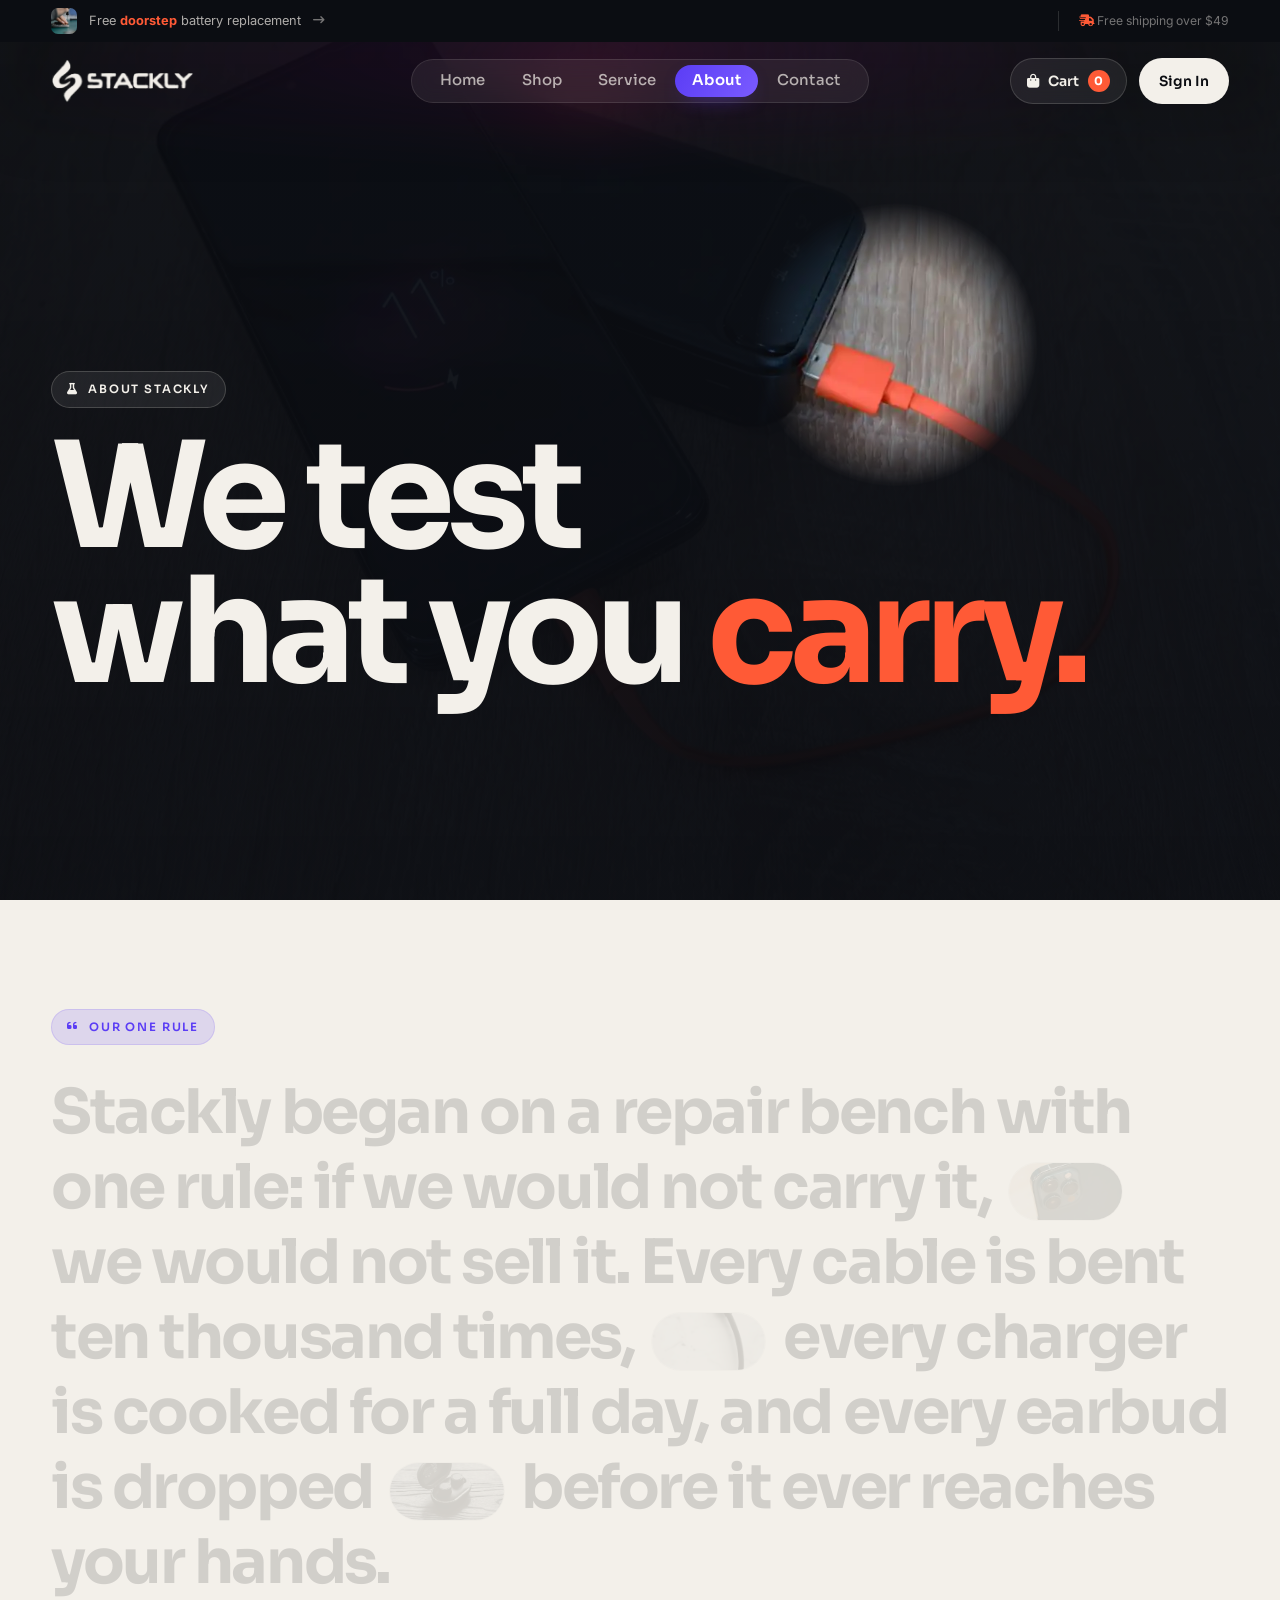
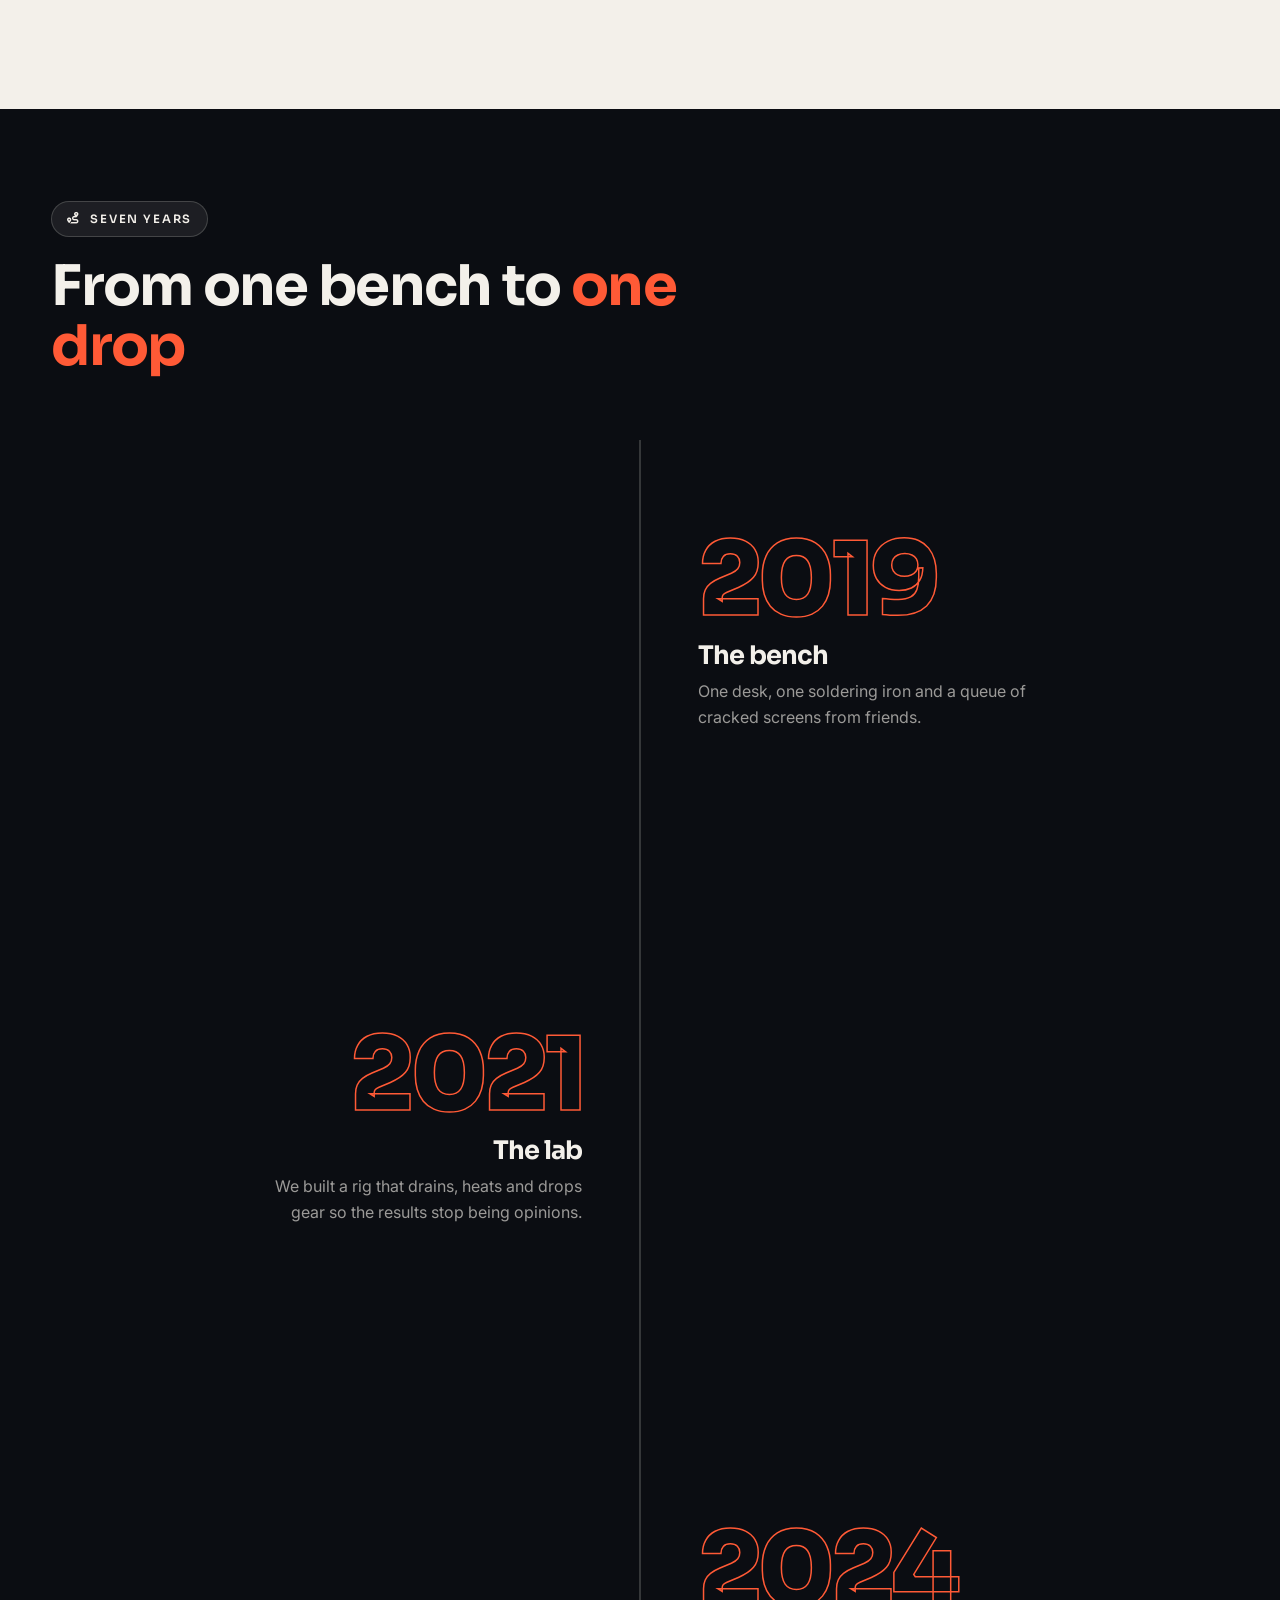
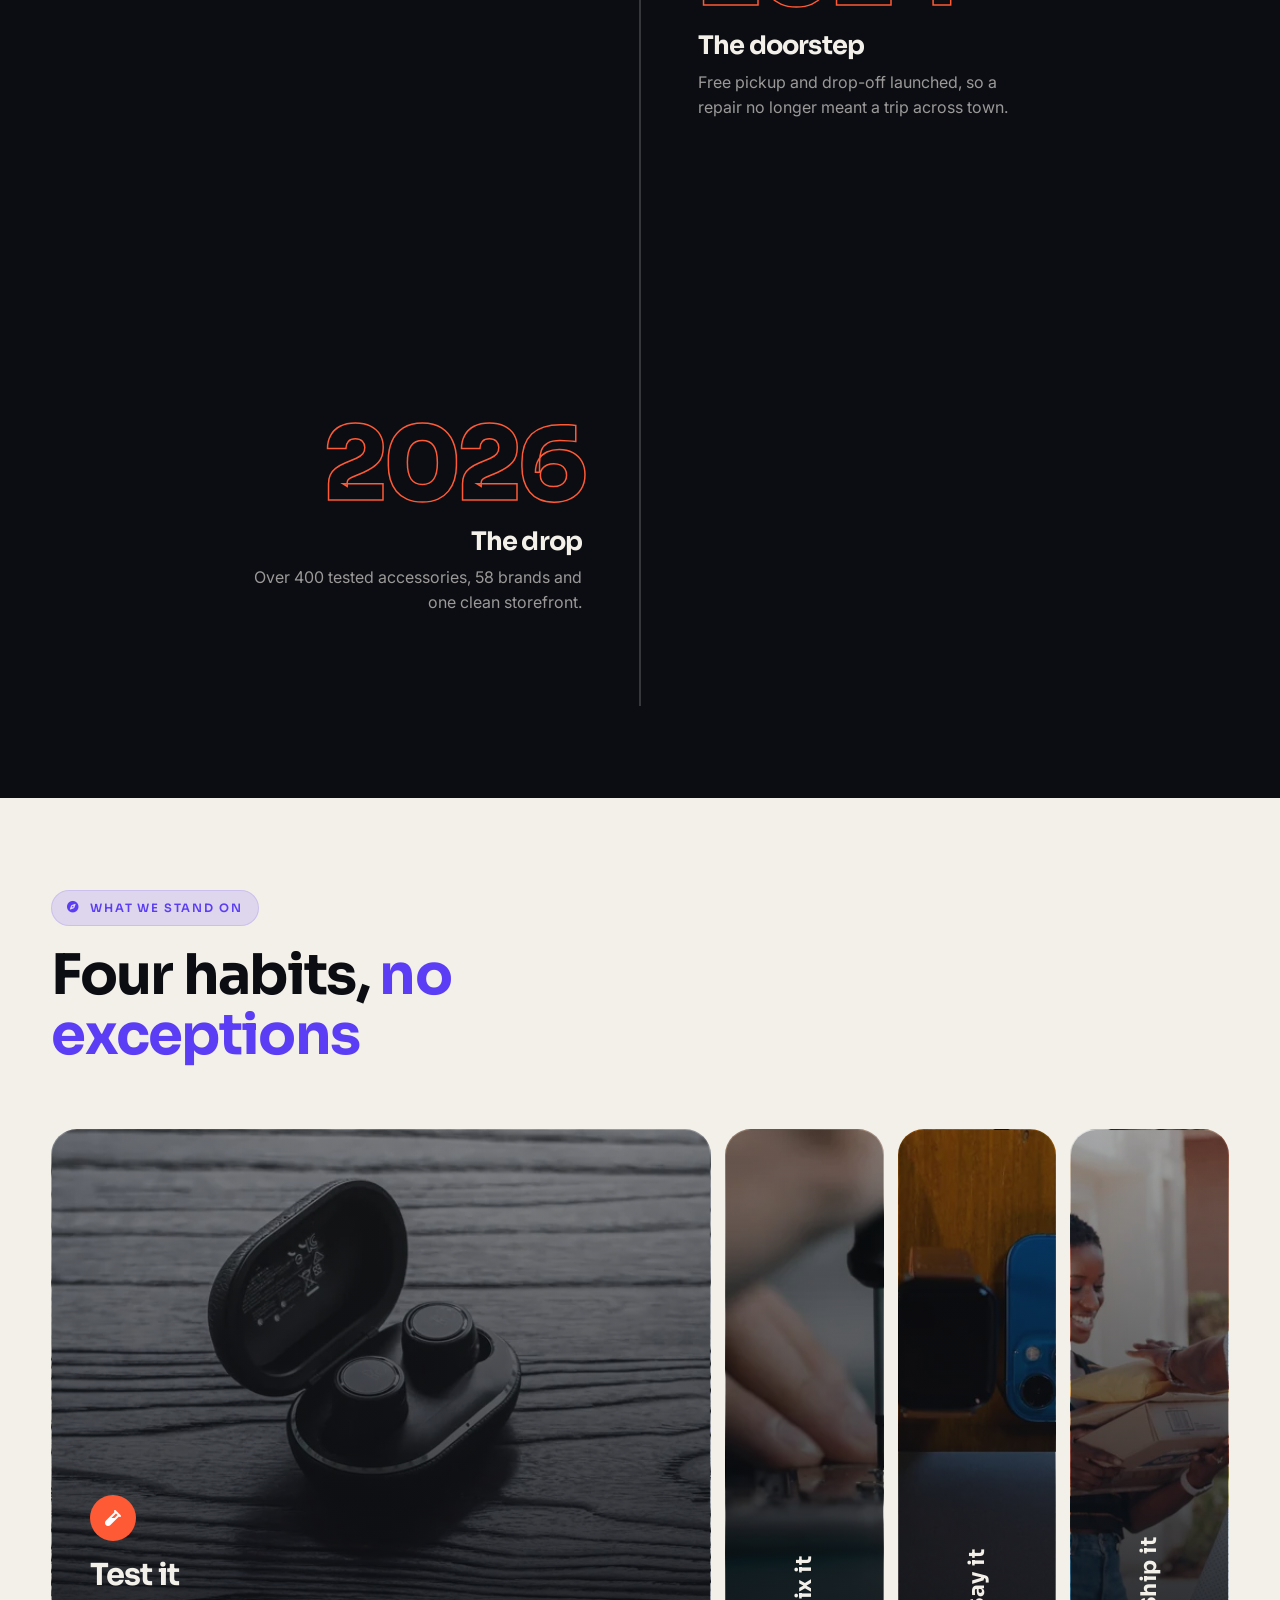
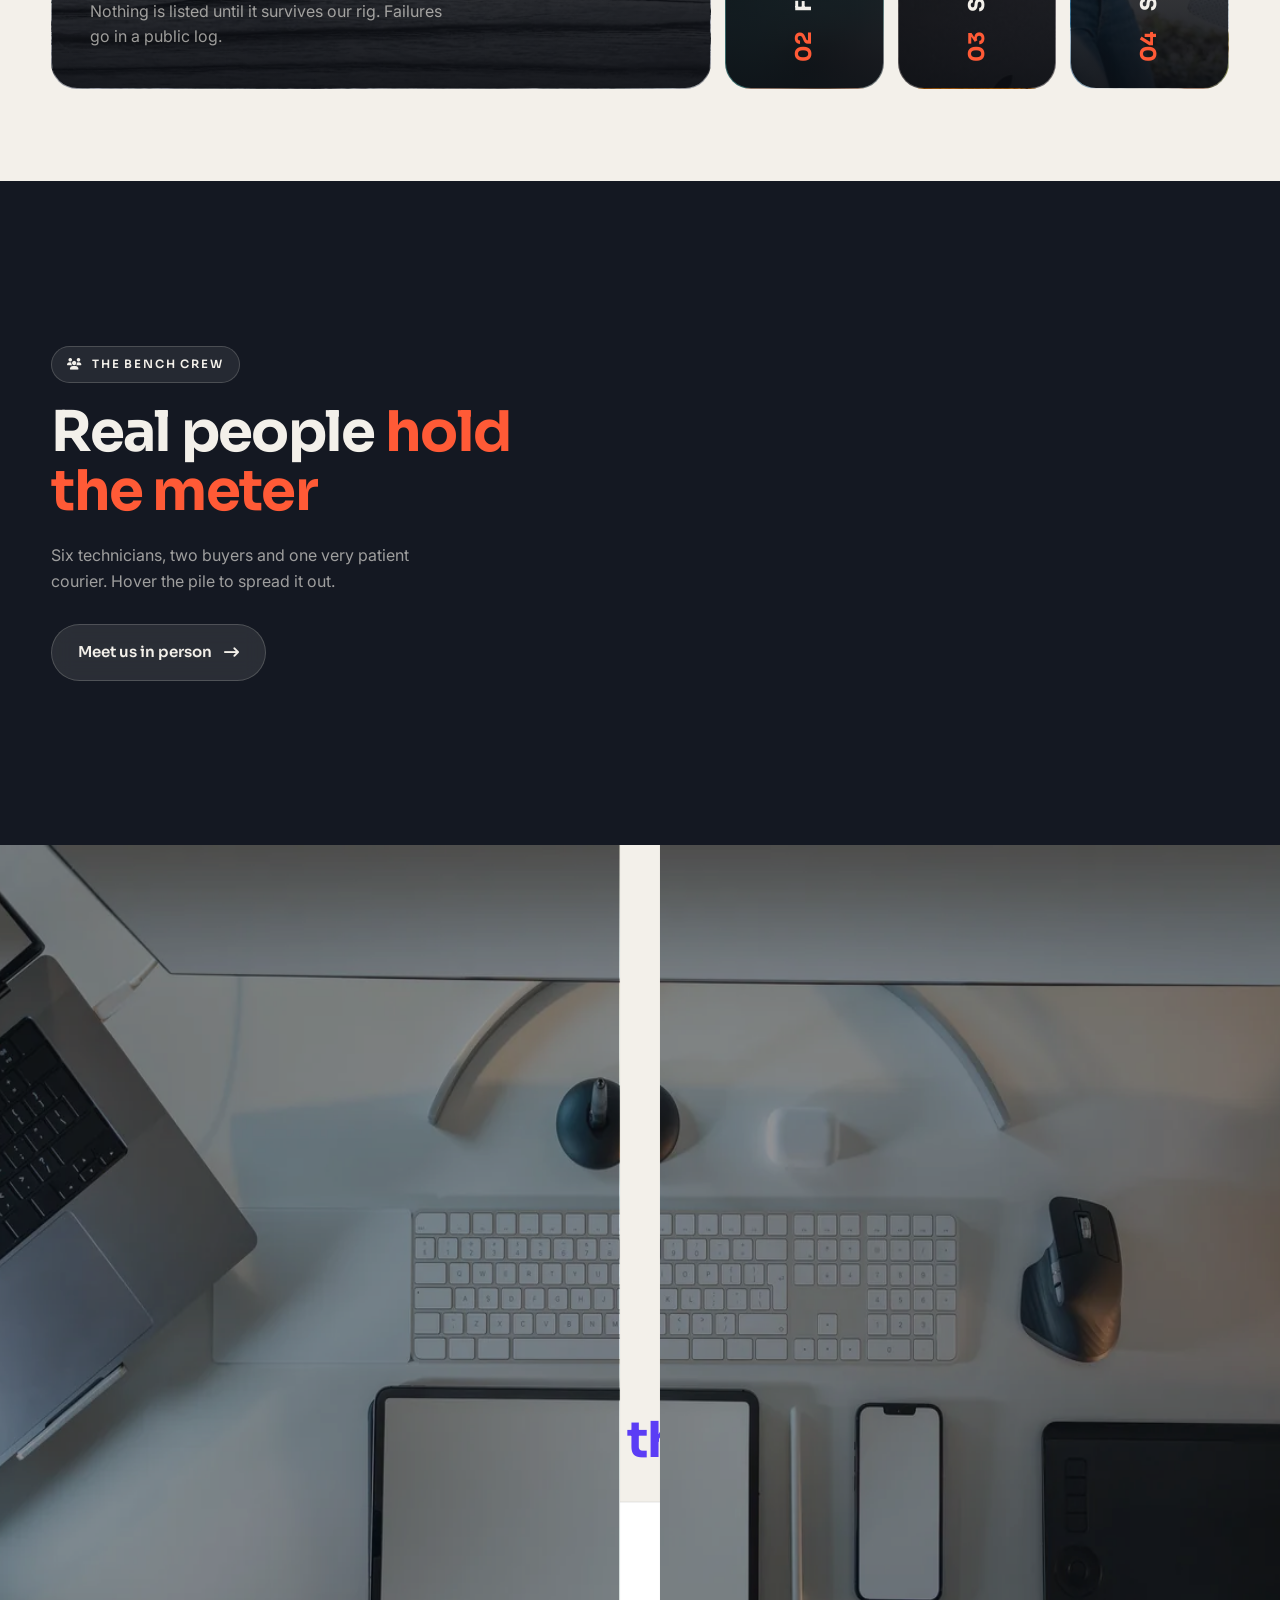
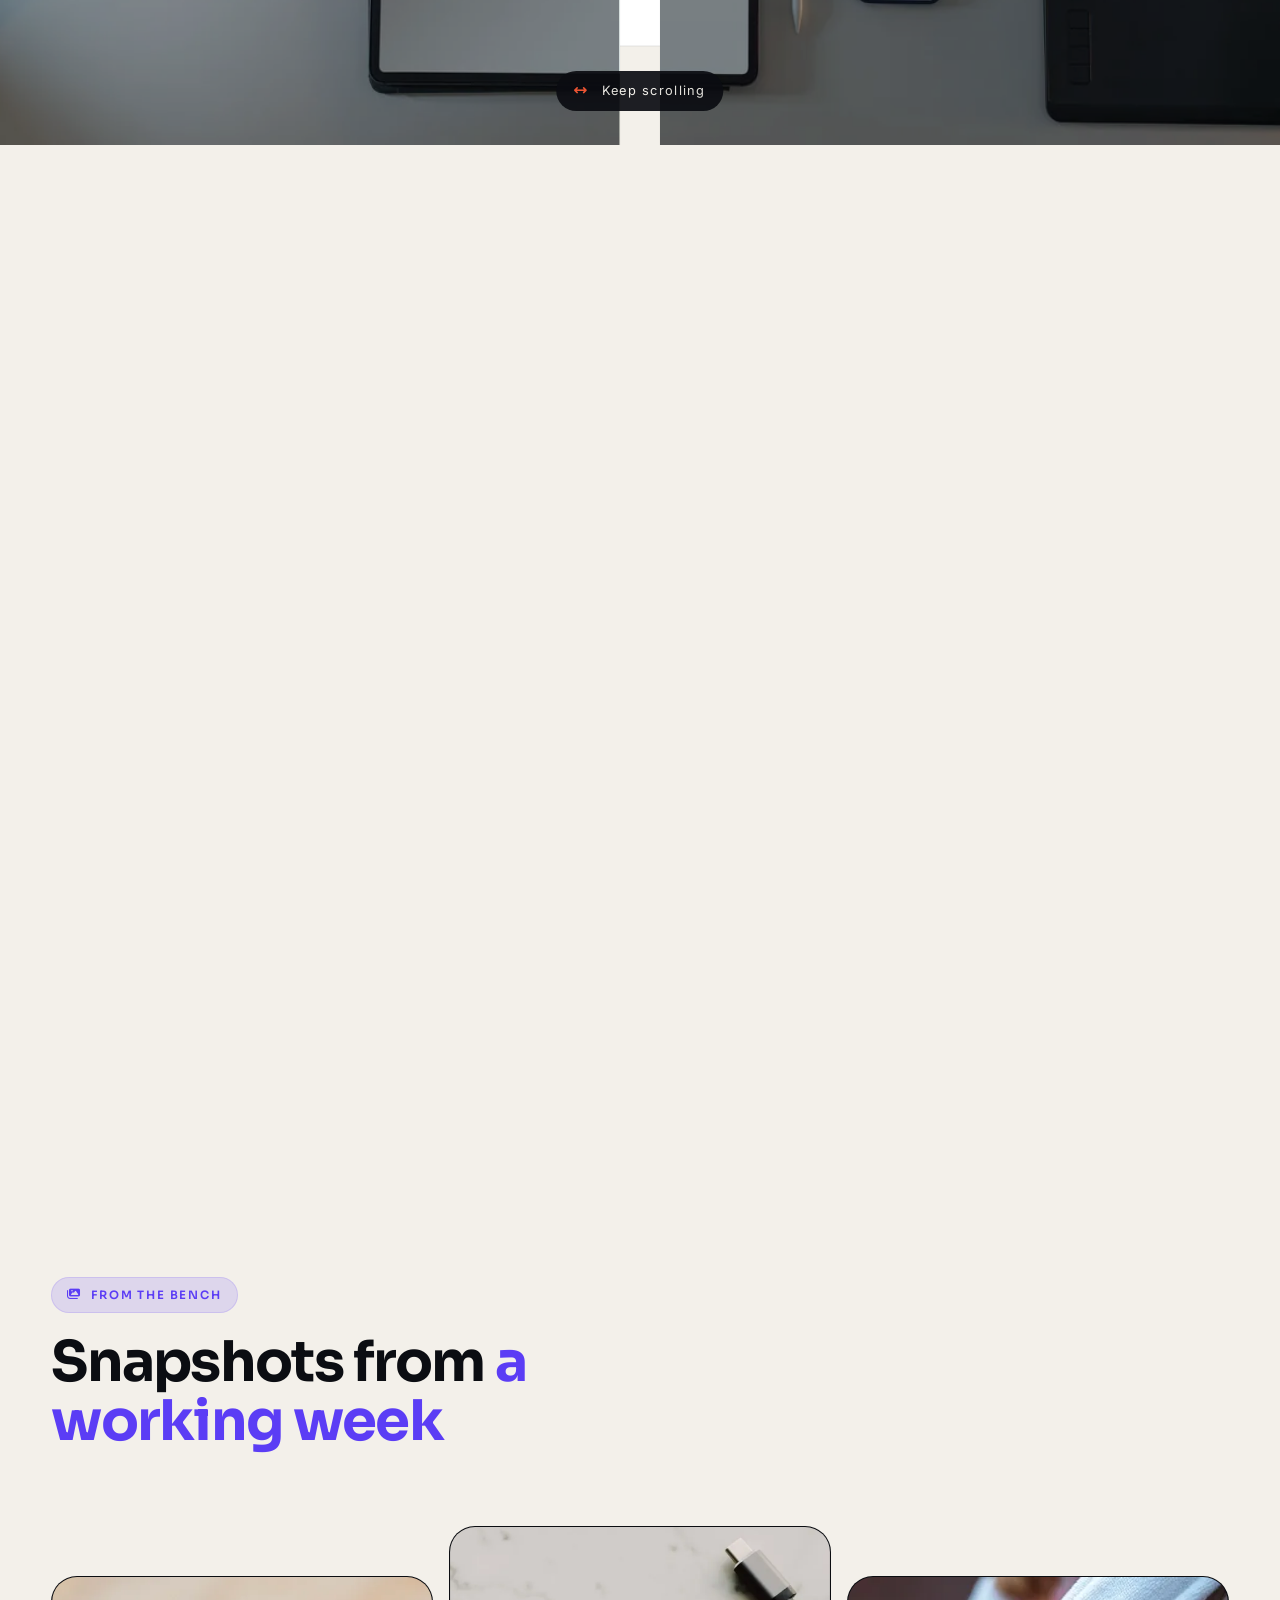
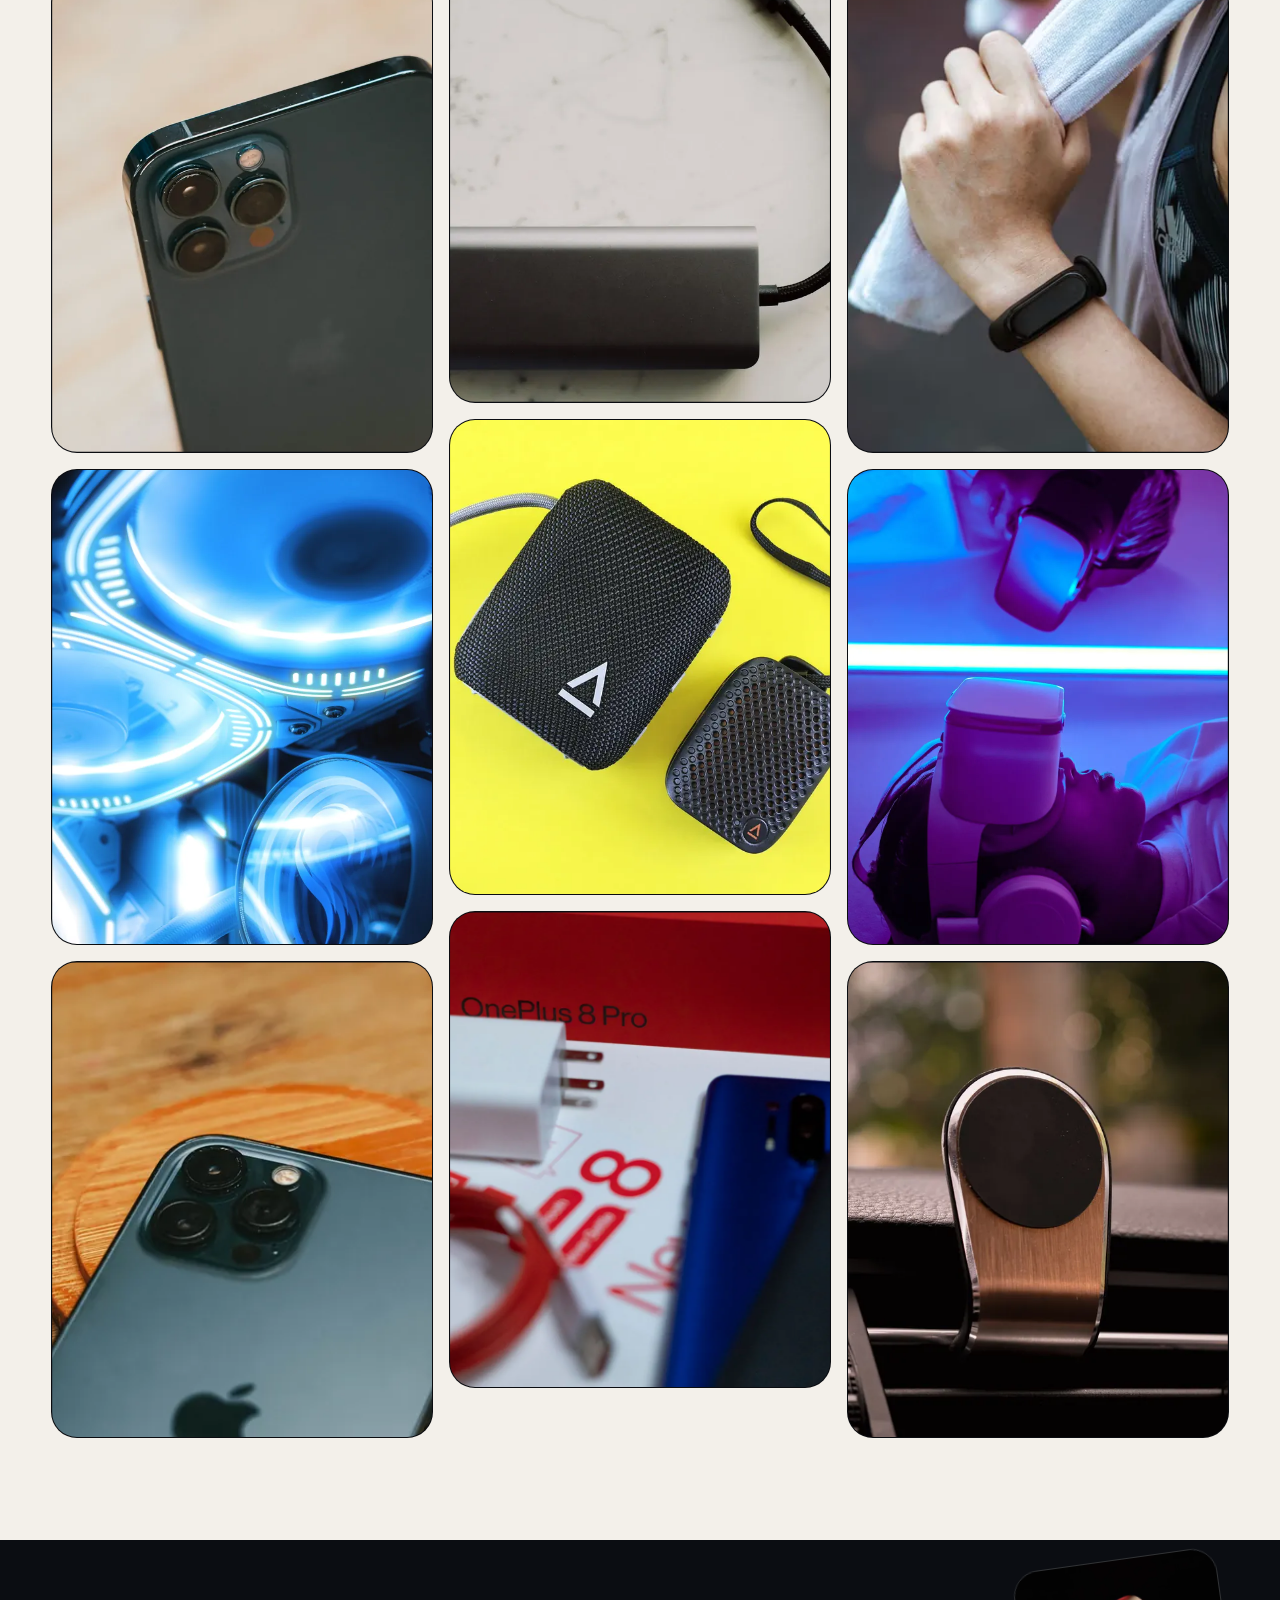
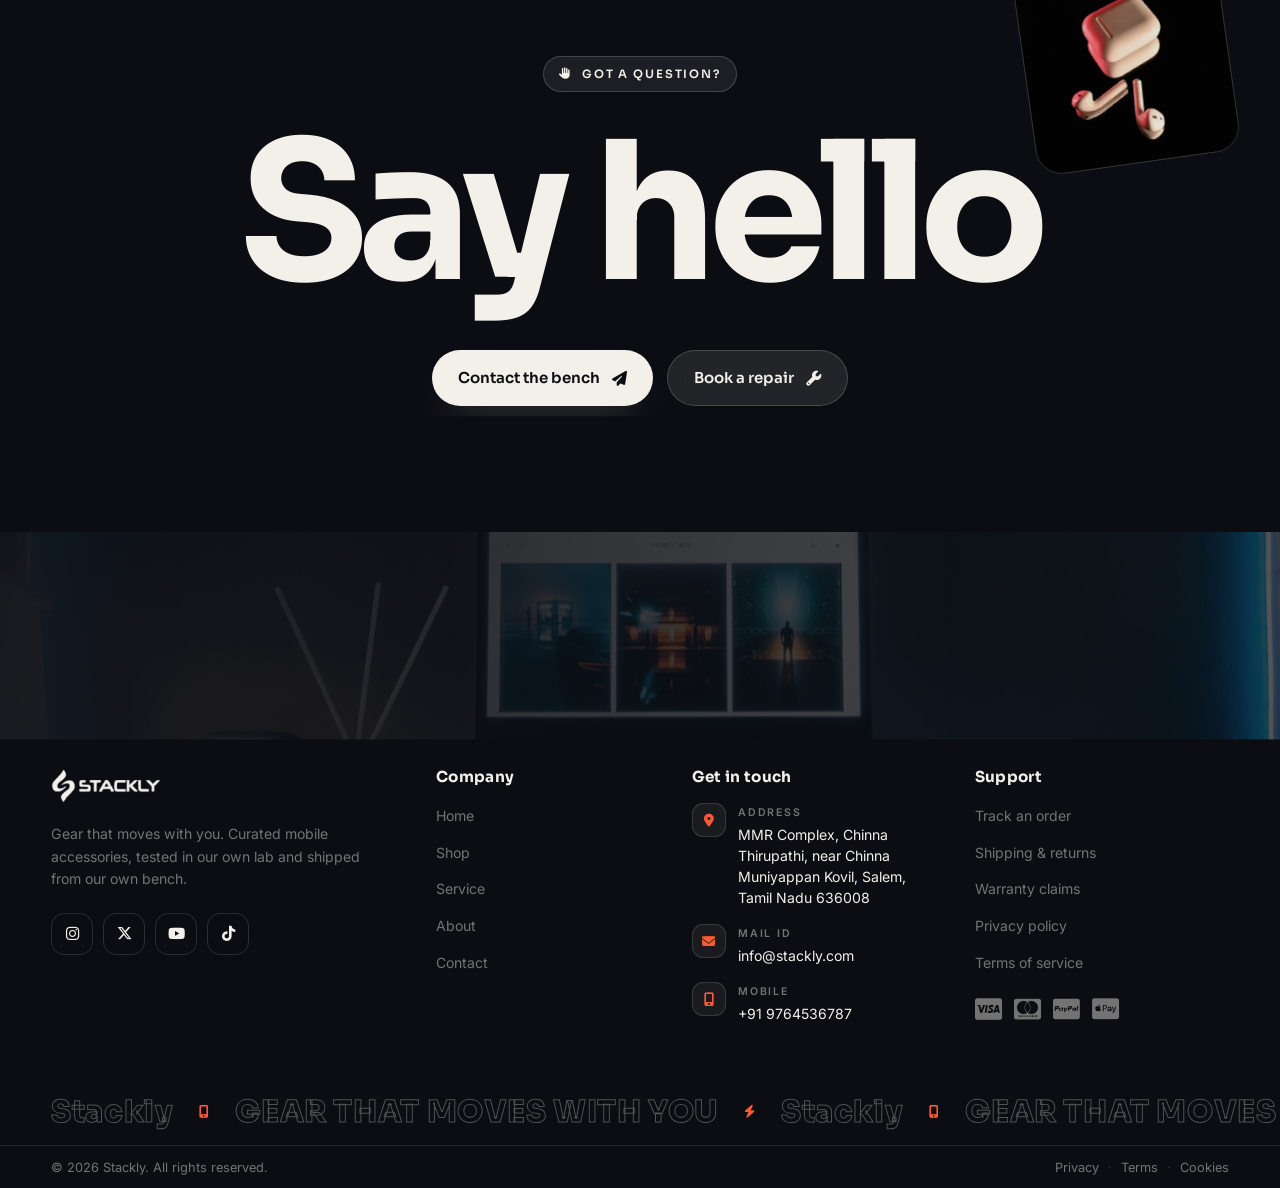
<file: HTML/about.html>
<!DOCTYPE html>
<html lang="en">
<head>
<meta charset="UTF-8" />
<meta name="viewport" content="width=device-width, initial-scale=1.0" />
<title>About — Stackly</title>
<meta name="description" content="About Stackly — the repair bench turned mobile accessories studio that tests every cable, charger and earbud before it ships." />
<link rel="icon" type="image/webp" href="../images/logo-icon-theme.webp" />
<link rel="preconnect" href="https://fonts.googleapis.com" />
<link rel="preconnect" href="https://fonts.gstatic.com" crossorigin />
<style id="boot-paint">
  /* the whole preloader is inlined so the very first paint IS the loader —
     nothing dark/blank before it, and no blur/mask layers that can fail
     to composite on some GPUs. */
  html,body{background:#0B0D12;color:#F3F0EA;margin:0}
  .preloader{position:fixed;inset:0;z-index:9999;display:grid;place-items:center;overflow:hidden;background:#0B0D12;transition:opacity .55s ease,visibility .55s}
  .pre-glow{position:absolute;inset:0;
    background:
      radial-gradient(68% 60% at 50% 26%,rgba(91,61,245,.34),transparent 66%),
      radial-gradient(60% 55% at 50% 112%,rgba(255,90,54,.26),transparent 72%),
      radial-gradient(circle at 1px 1px,rgba(243,240,234,.10) 1px,transparent 0);
    background-size:auto,auto,26px 26px}
  .pre-inner{position:relative;z-index:2;text-align:center;transition:opacity .5s ease,transform .55s cubic-bezier(.22,1,.36,1)}
  .pre-logo{display:flex;align-items:center;justify-content:center;animation:logoPop 1.1s cubic-bezier(.34,1.56,.64,1) both}
  .pre-logo-img{display:block;width:auto;height:clamp(1.9rem,5.2vw,2.6rem);object-fit:contain;filter:drop-shadow(0 2px 18px rgba(91,61,245,.45))}
  .pre-tag{margin-top:16px;font-size:.74rem;letter-spacing:.3em;text-transform:uppercase;color:rgba(243,240,234,.5);min-height:1.2em}
  .pre-bar{width:min(320px,74vw);height:5px;margin:30px auto 14px;border-radius:20px;background:rgba(243,240,234,.12);overflow:hidden}
  .pre-bar-fill{display:block;height:100%;width:0;border-radius:20px;background:linear-gradient(90deg,#5B3DF5,#FF5A36);box-shadow:0 0 18px rgba(255,90,54,.7)}
  .pre-meta{display:flex;align-items:center;justify-content:center;gap:12px;font-family:"Sora",system-ui,sans-serif;font-size:.78rem;letter-spacing:.1em;color:rgba(243,240,234,.5)}
  .pre-meta #preCount{color:#F3F0EA;font-weight:700;font-size:1rem}
  .pre-dots{display:inline-flex;gap:4px}
  .pre-dots i{width:4px;height:4px;border-radius:50%;background:rgba(243,240,234,.5);animation:blink 1.2s infinite}
  .pre-dots i:nth-child(2){animation-delay:.2s}
  .pre-dots i:nth-child(3){animation-delay:.4s}
  .preloader.done{opacity:0;visibility:hidden;pointer-events:none}
  .preloader.hide{display:none}
  @keyframes logoPop{from{opacity:0;transform:scale(.8) translateY(12px)}}
  @keyframes blink{50%{opacity:.25}}
</style>
<!-- all stylesheets load after the loader has painted (nothing blocks first paint) -->
<link rel="preload" as="style" href="https://fonts.googleapis.com/css2?family=Sora:wght@300;400;500;600;700;800&family=Inter:wght@300;400;500;600;700&display=swap" onload="this.onload=null;this.rel='stylesheet'" />
<link rel="stylesheet" href="https://cdnjs.cloudflare.com/ajax/libs/font-awesome/6.5.2/css/all.min.css" media="print" onload="this.media='all'" />
<link rel="stylesheet" href="../CSS/home.css" media="print" onload="this.media='all'" />
<link rel="stylesheet" href="../CSS/about.css" media="print" onload="this.media='all'" />
<noscript>
  <link rel="stylesheet" href="https://fonts.googleapis.com/css2?family=Sora:wght@300;400;500;600;700;800&family=Inter:wght@300;400;500;600;700&display=swap" />
  <link rel="stylesheet" href="https://cdnjs.cloudflare.com/ajax/libs/font-awesome/6.5.2/css/all.min.css" />
  <link rel="stylesheet" href="../CSS/home.css" />
  <link rel="stylesheet" href="../CSS/about.css" />
  <style>
    [data-reveal],[data-aos],[data-sv-r]{opacity:1 !important;transform:none !important;clip-path:none !important;filter:none !important}
    .preloader{display:none}
    body{overflow:auto !important}
  </style>
</noscript>
</head>
<body>
<!-- ============ SCROLL PROGRESS ============ -->
<div class="scroll-progress" id="scrollProgress"></div>

<!-- ============ PRELOADER ============ -->
<div class="preloader" id="preloader">
  <div class="pre-glow"></div>
  <div class="pre-inner">
      <div class="pre-logo">
        <img class="pre-logo-img" src="../images/logo-full-theme.webp" alt="Stackly" width="600" height="185" />
      </div>
    <p class="pre-tag" id="preTag">Calibrating your gear</p>

    <div class="pre-bar"><span class="pre-bar-fill" id="preBar"></span></div>
    <div class="pre-meta">
      <span id="preCount">0</span><span>%</span>
      <span class="pre-dots"><i></i><i></i><i></i></span>
      <span id="preStep">Booting store</span>
    </div>
  </div>
</div>

<!-- ============ S1 · HEADER / NAVBAR ============ -->
<header class="site-head" id="header">
  <div class="head-glow" style="background-image:url('../images/nav-surface.webp')"></div>

  <div class="announce">
    <div class="shell announce-inner">
      <div class="announce-track" id="announceTrack">
        <a class="announce-item" href="404.html">
          <img src="../images/chip-1.webp" width="300" height="300" alt="Studio headphones" />
          <span>Launch week — <b>25% off</b> audio gear</span>
          <i class="fa-solid fa-arrow-right-long"></i>
        </a>
        <a class="announce-item" href="404.html">
          <img src="../images/service-repair.webp" width="720" height="520" alt="Doorstep repair service" />
          <span>Free <b>doorstep</b> battery replacement</span>
          <i class="fa-solid fa-arrow-right-long"></i>
        </a>
        <a class="announce-item" href="404.html">
          <img src="../images/chip-2.webp" width="300" height="300" alt="Smart watch" />
          <span>Trade in your watch — <b>up to $60 off</b></span>
          <i class="fa-solid fa-arrow-right-long"></i>
        </a>
      </div>
      <div class="announce-side">
        <span><i class="fa-solid fa-truck-fast"></i> Free shipping over $49</span>
      </div>
    </div>
  </div>

  <nav class="nav shell" id="nav">
    <a class="brand" href="../index.html" aria-label="Stackly home">
      <img class="brand-logo" src="../images/logo-full-theme.webp" alt="Stackly" width="600" height="185" decoding="async" />
    </a>

    <ul class="nav-links" id="navLinks">
      <span class="nav-pill" id="navPill" aria-hidden="true"></span>
      <li><a class="nav-link" href="../index.html">Home</a></li>
      <li><a class="nav-link" href="shop.html">Shop</a></li>
      <li><a class="nav-link" href="service.html">Service</a></li>
      <li><a class="nav-link is-active" href="about.html">About</a></li>
      <li><a class="nav-link" href="contact.html">Contact</a></li>
    </ul>

    <div class="nav-actions">
      <a class="cart-btn" href="cart.html" id="cartBtn" aria-label="Open cart">
        <span class="cart-btn-ico"><i class="fa-solid fa-bag-shopping"></i></span>
        <span class="cart-btn-label">Cart</span>
        <span class="cart-count" id="cartCount">0</span>
        <span class="cart-btn-sheen"></span>
      </a>
       <a class="btn btn--bright btn--sm" href="login.html">
         <span>Sign In</span>
       </a>
      <button class="burger" id="burger" aria-label="Open menu" aria-expanded="false">
        <span></span><span></span><span></span>
      </button>
    </div>
  </nav>
</header>
<!-- ============ MOBILE FULLSCREEN MENU ============ -->
<div class="mmenu" id="mmenu">
  <div class="mmenu-wipe" id="mmenuWipe">
    <div class="mmenu-bg" style="background-image:url('../images/nav-surface.webp')"></div>
    <div class="mmenu-inner">
      <div class="mmenu-head">
        <span class="mmenu-brand"><img src="../images/logo-full-theme.webp" alt="Stackly" width="600" height="185" /></span>
        <button class="mmenu-close" id="mmenuClose" aria-label="Close menu"><i class="fa-solid fa-xmark"></i></button>
      </div>
      <ul class="mmenu-links">
        <li><a href="../index.html"><em>01</em><span>Home</span><i class="fa-solid fa-arrow-right-long"></i></a></li>
        <li><a href="shop.html"><em>02</em><span>Shop</span><i class="fa-solid fa-arrow-right-long"></i></a></li>
        <li><a href="service.html"><em>03</em><span>Service</span><i class="fa-solid fa-arrow-right-long"></i></a></li>
        <li><a href="about.html" class="is-active" aria-current="page"><em>04</em><span>About</span><i class="fa-solid fa-arrow-right-long"></i></a></li>
        <li><a href="contact.html"><em>05</em><span>Contact</span><i class="fa-solid fa-arrow-right-long"></i></a></li>
      </ul>
      <div class="mmenu-foot">
        <a class="btn btn--solid btn--full" href="login.html"><span>Sign In</span></a>
        <p class="mmenu-note"><i class="fa-solid fa-truck-fast"></i> Free shipping over $49 · 30-day returns</p>
      </div>
    </div>
  </div>
</div>

<main>

<!-- ============ S2 · HERO  (torch reveal — the cursor is a work lamp) ============ -->
<section class="ab-hero" id="abHero">
  <div class="ab-hero__base" aria-hidden="true"><img src="../images/hero-phone.webp" alt="" /></div>
  <div class="ab-hero__dark" id="abDark" aria-hidden="true"></div>
  <div class="shell ab-hero__in">
    <span class="eyebrow eyebrow--light ab-h" data-ab-h><i class="fa-solid fa-flask"></i> About Stackly</span>
    <h1 class="ab-hero__t">
      <span class="ab-h" data-ab-h>We test</span>
      <span class="ab-h" data-ab-h>what you <em>carry.</em></span>
    </h1>
    <div class="ab-hero__row ab-h" data-ab-h>
      <p>A six-person repair bench that grew into a storefront. Everything we sell has been bent, heated, dropped and drained first.</p>
      <div class="ab-hero__cta">
        <a class="btn btn--bright" href="404.html"><span>Shop tested gear</span><i class="fa-solid fa-bag-shopping"></i></a>
        <span class="ab-hero__hint"><i class="fa-solid fa-lightbulb"></i> Move your cursor to light the bench</span>
      </div>
    </div>
  </div>
</section>

<!-- ============ S3 · MANIFESTO (words light up as you read) ============ -->
<section class="ab-mani" id="abMani">
  <div class="shell">
    <span class="eyebrow" data-ab-r="cut"><i class="fa-solid fa-quote-left"></i> Our one rule</span>
    <p class="ab-mani__p" id="abManiText">
      Stackly began on a repair bench with one rule: if we would not carry it,
      <img class="ab-inl" src="../images/arrival-2.webp" alt="" />
      we would not sell it. Every cable is bent ten thousand times,
      <img class="ab-inl" src="../images/hero-float-2.webp" alt="" />
      every charger is cooked for a full day, and every earbud is dropped
      <img class="ab-inl" src="../images/cat-earbuds.webp" alt="" />
      before it ever reaches your hands.
    </p>
  </div>
</section>

<!-- ============ S4 · TIMELINE (rail draws itself, photos open like an iris) ============ -->
<section class="ab-tl" id="abTl">
  <div class="shell">
    <div class="ab-head">
      <span class="eyebrow eyebrow--light" data-ab-r="cut"><i class="fa-solid fa-route"></i> Seven years</span>
      <h2 class="sec-title" data-ab-r="cut">From one bench to <span class="ab-coral">one drop</span></h2>
    </div>
    <ol class="ab-tl__list" id="abTlList">
      <span class="ab-tl__rail" aria-hidden="true"><span class="ab-tl__fill" id="abFill"></span></span>
      <li class="ab-tl__i">
        <div class="ab-tl__pic"><img src="../images/service-repair.webp" alt="Repair bench in 2019" loading="lazy" /></div>
        <div class="ab-tl__tx"><em>2019</em><h3>The bench</h3><p>One desk, one soldering iron and a queue of cracked screens from friends.</p></div>
      </li>
      <li class="ab-tl__i">
        <div class="ab-tl__pic"><img src="../images/product-2.webp" alt="Rugged power bank" loading="lazy" /></div>
        <div class="ab-tl__tx"><em>2021</em><h3>The lab</h3><p>We built a rig that drains, heats and drops gear so the results stop being opinions.</p></div>
      </li>
      <li class="ab-tl__i">
        <div class="ab-tl__pic"><img src="../images/service-delivery.webp" alt="Doorstep delivery" loading="lazy" /></div>
        <div class="ab-tl__tx"><em>2024</em><h3>The doorstep</h3><p>Free pickup and drop-off launched, so a repair no longer meant a trip across town.</p></div>
      </li>
      <li class="ab-tl__i">
        <div class="ab-tl__pic"><img src="../images/arrival-1.webp" alt="Earbuds case" loading="lazy" /></div>
        <div class="ab-tl__tx"><em>2026</em><h3>The drop</h3><p>Over 400 tested accessories, 58 brands and one clean storefront.</p></div>
      </li>
    </ol>
  </div>
</section>

<!-- ============ S5 · VALUES (vertical labels unfold into panels) ============ -->
<section class="ab-vals" id="abVals">
  <div class="shell">
    <div class="ab-head">
      <span class="eyebrow" data-ab-r="cut"><i class="fa-solid fa-compass"></i> What we stand on</span>
      <h2 class="sec-title" data-ab-r="cut">Four habits, <span class="accent">no exceptions</span></h2>
    </div>
    <div class="ab-vals__row" id="abValsRow">
      <article class="ab-val is-on" tabindex="0" style="--bg:url('../images/cat-earbuds.webp')">
        <span class="ab-val__v"><b>01</b> Test it</span>
        <div class="ab-val__o"><i class="fa-solid fa-vial"></i><h3>Test it</h3><p>Nothing is listed until it survives our rig. Failures go in a public log.</p></div>
      </article>
      <article class="ab-val" tabindex="0" style="--bg:url('../images/service-repair.webp')">
        <span class="ab-val__v"><b>02</b> Fix it</span>
        <div class="ab-val__o"><i class="fa-solid fa-screwdriver-wrench"></i><h3>Fix it</h3><p>If it breaks, our bench repairs it with genuine parts before we suggest a new one.</p></div>
      </article>
      <article class="ab-val" tabindex="0" style="--bg:url('../images/service-authenticity.webp')">
        <span class="ab-val__v"><b>03</b> Say it</span>
        <div class="ab-val__o"><i class="fa-solid fa-comment-dots"></i><h3>Say it straight</h3><p>Real battery numbers, real charge speeds, and no claims we have not measured.</p></div>
      </article>
      <article class="ab-val" tabindex="0" style="--bg:url('../images/service-delivery.webp')">
        <span class="ab-val__v"><b>04</b> Ship it</span>
        <div class="ab-val__o"><i class="fa-solid fa-box-open"></i><h3>Ship it right</h3><p>Packed by the same hands that tested it, and delivered in plain recyclable boxes.</p></div>
      </article>
    </div>
  </div>
</section>

<!-- ============ S6 · CREW (polaroid pile drops in, fans on hover) ============ -->
<section class="ab-crew" id="abCrew">
  <div class="shell ab-crew__grid">
    <div class="ab-crew__tx">
      <span class="eyebrow eyebrow--light" data-ab-r="cut"><i class="fa-solid fa-users"></i> The bench crew</span>
      <h2 class="sec-title" data-ab-r="cut">Real people <span class="ab-coral">hold the meter</span></h2>
      <p data-ab-r="cut">Six technicians, two buyers and one very patient courier. Hover the pile to spread it out.</p>
      <a class="btn btn--glass" href="404.html" data-ab-r="cut"><span>Meet us in person</span><i class="fa-solid fa-arrow-right-long"></i></a>
    </div>
    <div class="ab-pile" id="abPile">
      <figure class="ab-pol" style="--k:-1;--r:-8deg"><div class="ab-pol__c"><img src="../images/avatar-1.webp" alt="Amara, bench lead" loading="lazy" /><figcaption><b>Amara</b><span>Bench lead</span></figcaption></div></figure>
      <figure class="ab-pol" style="--k:0;--r:3deg"><div class="ab-pol__c"><img src="../images/avatar-2.webp" alt="Mr. Chen, parts buyer" loading="lazy" /><figcaption><b>Mr. Chen</b><span>Parts buyer</span></figcaption></div></figure>
      <figure class="ab-pol" style="--k:1;--r:9deg"><div class="ab-pol__c"><img src="../images/avatar-3.webp" alt="Lena, customer care" loading="lazy" /><figcaption><b>Lena</b><span>Customer care</span></figcaption></div></figure>
    </div>
  </div>
</section>

<!-- ============ S7 · CURTAIN (pinned photo splits open on scroll) ============ -->
<section class="ab-curtain" id="abCurtain">
  <div class="ab-curtain__back">
    <div class="shell">
      <span class="eyebrow" ><i class="fa-solid fa-gauge-high"></i> Inside the lab</span>
      <h2 class="sec-title">The numbers <span class="accent">behind the desk</span></h2>
      <ul class="ab-curtain__stats">
        <li><b data-to="10000">0</b><span>Bend cycles per cable</span></li>
        <li><b data-to="24">0</b><span>Hour charger burn-in</span></li>
        <li><b data-to="412">0</b><span>Products that passed</span></li>
      </ul>
    </div>
  </div>
  <div class="ab-curtain__h ab-curtain__l" aria-hidden="true"></div>
  <div class="ab-curtain__h ab-curtain__r" aria-hidden="true"></div>
  <span class="ab-curtain__cue"><i class="fa-solid fa-arrows-left-right"></i> Keep scrolling</span>
</section>

<!-- ============ S8 · WALL (three columns drift against each other) ============ -->
<section class="ab-wall" id="abWall">
  <div class="shell">
    <div class="ab-head">
      <span class="eyebrow" data-ab-r="cut"><i class="fa-solid fa-images"></i> From the bench</span>
      <h2 class="sec-title" data-ab-r="cut">Snapshots from <span class="accent">a working week</span></h2>
    </div>
    <div class="ab-wall__cols">
      <div class="ab-col" data-dir="-1">
        <figure data-tag="Bench 01"><img src="../images/arrival-2.webp" alt="Phone camera module" loading="lazy" /></figure>
        <figure data-tag="Neon rig"><img src="../images/gallery-1.webp" alt="Neon lit hardware" loading="lazy" /></figure>
        <figure data-tag="Night shift"><img src="../images/blog-2.webp" alt="Phone on a coaster" loading="lazy" /></figure>
      </div>
      <div class="ab-col" data-dir="1">
        <figure data-tag="Cable wall"><img src="../images/arrival-3.webp" alt="Cable on marble" loading="lazy" /></figure>
        <figure data-tag="Speaker test"><img src="../images/product-3.webp" alt="Portable speakers" loading="lazy" /></figure>
        <figure data-tag="Charge rig"><img src="../images/deal-main.webp" alt="Charger and cable set" loading="lazy" /></figure>
      </div>
      <div class="ab-col" data-dir="-1">
        <figure data-tag="Wear test"><img src="../images/blog-3.webp" alt="Fitness band" loading="lazy" /></figure>
        <figure data-tag="Purple bay"><img src="../images/gallery-2.webp" alt="Gimbal under light" loading="lazy" /></figure>
        <figure data-tag="Car mount"><img src="../images/product-4.webp" alt="Magnetic car mount" loading="lazy" /></figure>
      </div>
    </div>
  </div>
  <span class="ab-tag" id="abTag" aria-hidden="true"></span>
</section>

<!-- ============ S9 · HELLO (letters ripple under the cursor) ============ -->
<section class="ab-hello" id="abHello">
  <img class="ab-hello__float" src="../images/hero-float-1.webp" alt="" loading="lazy" />
  <div class="shell">
    <span class="eyebrow eyebrow--light" data-ab-r="cut"><i class="fa-solid fa-hand"></i> Got a question?</span>
    <h2 class="ab-hello__t" id="abHelloT" aria-label="Say hello">Say hello</h2>
    <div class="ab-hello__cta" data-ab-r="cut">
      <a class="btn btn--bright btn--magnet" href="404.html"><span>Contact the bench</span><i class="fa-solid fa-paper-plane"></i></a>
      <a class="btn btn--glass" href="404.html"><span>Book a repair</span><i class="fa-solid fa-wrench"></i></a>
    </div>
  </div>
</section>

</main>


<!-- ============ FOOTER (identical shell) ============ -->
<footer class="foot" id="footer">
  <div class="foot-news" data-parallax style="background-image:url('../images/newsletter-surface.webp')">
    <div class="fn-veil"></div>
    <div class="shell fn-inner">
      <div class="fn-copy">
        <h2 data-reveal="rise">Get the drop <span class="accent">first</span></h2>
        <p data-reveal="rise">New arrivals, restocks and one genuinely useful email a week. No noise.</p>
      </div>
     <form class="fn-form" id="newsForm" data-reveal="rise" novalidate>
       <span class="fn-ico"><i class="fa-solid fa-envelope"></i></span>
       <input type="email" id="newsEmail" name="email" placeholder="you@example.com" aria-label="Email address" aria-describedby="newsMsg" autocomplete="email" />
       <button class="btn btn--solid" type="submit"><span>Subscribe</span><i class="fa-solid fa-paper-plane"></i></button>
       <p class="fn-msg" id="newsMsg" role="status" aria-live="polite"></p>
     </form>
    </div>
  </div>

  <div class="foot-main">
    <div class="shell foot-grid">
      <div class="fg-brand">
        <a class="brand brand--foot" href="../index.html" aria-label="Stackly home">
          <img class="brand-logo" src="../images/logo-full-theme.webp" alt="Stackly" width="600" height="185" decoding="async" />
        </a>
        <p>Gear that moves with you. Curated mobile accessories, tested in our own lab and shipped from our own bench.</p>
        <div class="fg-social">
          <a href="404.html" aria-label="Instagram"><i class="fa-brands fa-instagram"></i></a>
          <a href="404.html" aria-label="X"><i class="fa-brands fa-x-twitter"></i></a>
          <a href="404.html" aria-label="YouTube"><i class="fa-brands fa-youtube"></i></a>
          <a href="404.html" aria-label="TikTok"><i class="fa-brands fa-tiktok"></i></a>
        </div>
       </div>

       <div class="fg-col" data-aos="fade-up" data-aos-delay="0" data-aos-duration="650">
         <h4>Company</h4>
         <ul>
           <li><a href="../index.html">Home</a></li>
           <li><a href="shop.html">Shop</a></li>
           <li><a href="service.html">Service</a></li>
           <li><a href="about.html">About</a></li>
           <li><a href="contact.html">Contact</a></li>
         </ul>
       </div>

       <div class="fg-col fg-col--touch" data-aos="fade-up" data-aos-delay="110" data-aos-duration="650">
         <h4>Get in touch</h4>
         <ul class="fg-contact">
           <li>
             <i class="fa-solid fa-location-dot"></i>
             <span><b>Address</b>MMR Complex, Chinna Thirupathi, near Chinna Muniyappan Kovil, Salem, Tamil Nadu 636008</span>
           </li>
           <li>
             <i class="fa-solid fa-envelope"></i>
             <span><b>Mail ID</b><a href="404.html">info@stackly.com</a></span>
           </li>
           <li>
             <i class="fa-solid fa-mobile-screen"></i>
             <span><b>Mobile</b><a href="404.html">+91 9764536787</a></span>
           </li>
         </ul>
       </div>

      <div class="fg-col" data-aos="fade-up" data-aos-delay="220" data-aos-duration="650">
        <h4>Support</h4>
        <ul>
          <li><a href="404.html">Track an order</a></li>
          <li><a href="404.html">Shipping &amp; returns</a></li>
          <li><a href="404.html">Warranty claims</a></li>
          <li><a href="404.html">Privacy policy</a></li>
          <li><a href="404.html">Terms of service</a></li>
        </ul>
        <div class="fg-pay">
          <i class="fa-brands fa-cc-visa"></i>
          <i class="fa-brands fa-cc-mastercard"></i>
          <i class="fa-brands fa-cc-paypal"></i>
          <i class="fa-brands fa-cc-apple-pay"></i>
        </div>
      </div>
    </div>

    <div class="shell foot-marquee">
      <div class="fm-track">
        <span>Stackly</span><i class="fa-solid fa-mobile-screen-button"></i>
        <span>GEAR THAT MOVES WITH YOU</span><i class="fa-solid fa-bolt"></i>
        <span>Stackly</span><i class="fa-solid fa-mobile-screen-button"></i>
        <span>GEAR THAT MOVES WITH YOU</span><i class="fa-solid fa-bolt"></i>
      </div>
    </div>

    <div class="shell foot-bottom">
      <p>© 2026 Stackly. All rights reserved.</p>
      <p class="fb-links">
        <a href="404.html">Privacy</a><span>·</span>
        <a href="404.html">Terms</a><span>·</span>
        <a href="404.html">Cookies</a>
      </p>
    </div>
  </div>
</footer>

<!-- ============ FLOATING UI ============ -->
<button class="totop" id="toTop" aria-label="Back to top"><i class="fa-solid fa-arrow-up"></i></button>
<div class="toast" id="toast">
  <span class="toast-ico"><i class="fa-solid fa-circle-check"></i></span>
  <div><b id="toastTitle">Added to cart</b><em id="toastText">FluxPad Wireless Charger</em></div>
</div>

<!-- ============================================================
     ANIMATION RUNTIME
     home.js carries the shared shell (preloader, header, fullscreen
     menu, cart badge, newsletter) and inlines GSAP 3.12.5 +
     ScrollTrigger 3.12.5 + Lenis, so the hamburger and smooth scroll
     behave exactly as they do on the home page. service.js adds the
     Service page's own motion and its AOS usage.
     Do not load a second GSAP copy: duplicate instances break
     ScrollTrigger.
     ============================================================ -->
<script src="../JS/home.js" data-animation-runtime="gsap@3.12.5 scrolltrigger@3.12.5 lenis@1.x" data-gsap-source="bundled-inline"></script>
<script src="../JS/about.js"></script>
</body>
</html>
</file>
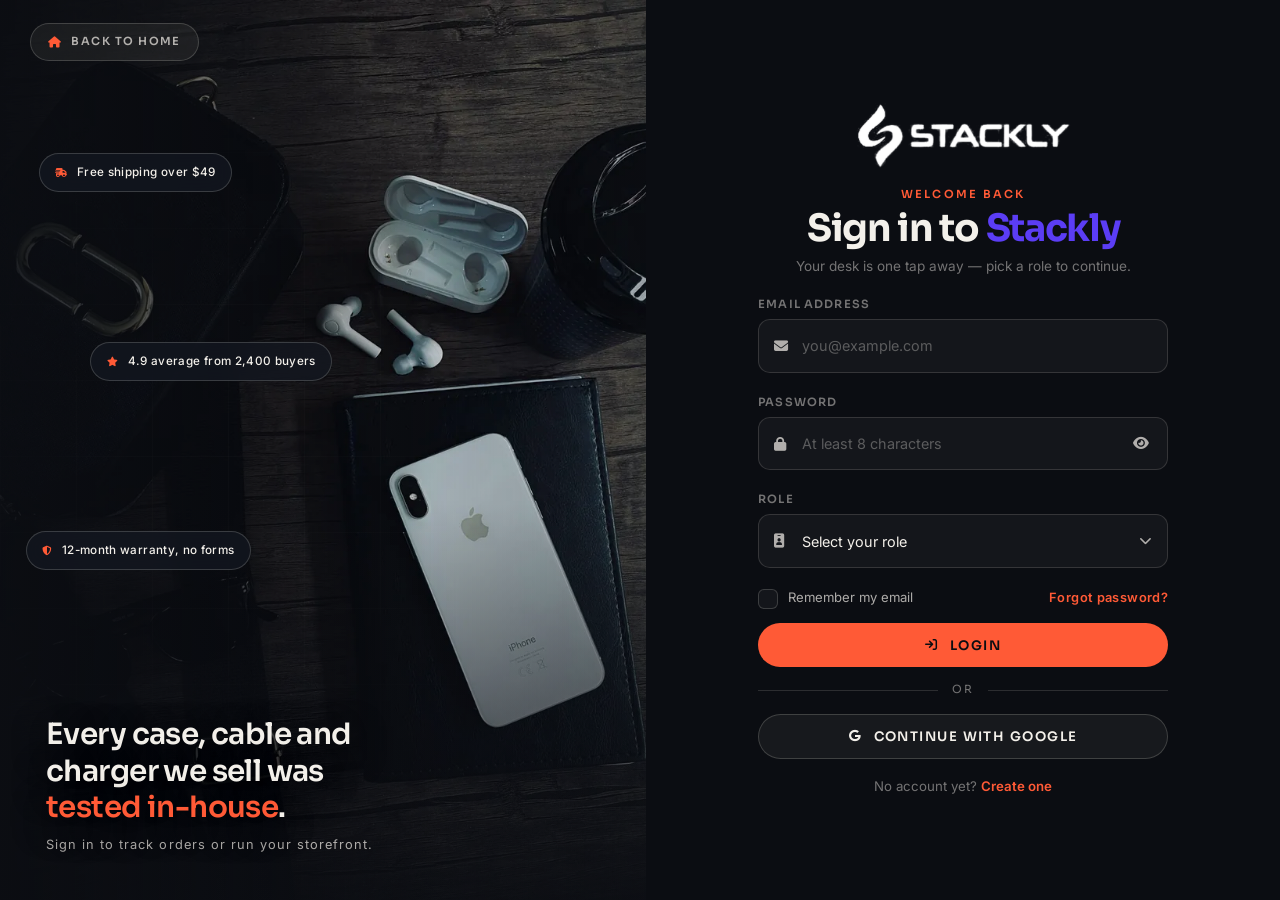
<file: HTML/buyer.html>
<!DOCTYPE html>
<html lang="en" data-dash-role="buyer">
<head>
<meta charset="utf-8" />
<meta name="viewport" content="width=device-width, initial-scale=1, viewport-fit=cover" />
<title>Buyer Dashboard — Stackly · Mobile Accessories</title>
<meta name="description" content="Buyer account for Stackly. Track orders, manage your wishlist and spend reward points." />
<meta name="robots" content="noindex, nofollow" />
<link rel="icon" type="image/webp" href="../images/logo-icon-theme.webp" />
<link rel="preconnect" href="https://fonts.googleapis.com" />
<link rel="preconnect" href="https://fonts.gstatic.com" crossorigin />
<link href="https://fonts.googleapis.com/css2?family=Sora:wght@500;600;700;800&family=Inter:wght@400;500;600;700&display=swap" rel="stylesheet" />
<link rel="stylesheet" href="https://cdnjs.cloudflare.com/ajax/libs/font-awesome/6.5.2/css/all.min.css" />
<link rel="stylesheet" href="../CSS/dashboard.css" />
<style id="db-boot">
  html, body { margin: 0; background: #0B0D12; color: #F3F0EA; }
</style>
</head>
<body>

<!-- ============ BOOT ============ -->
<div class="boot" id="dashBoot">
  <div class="boot__inner">
    <img class="boot__logo" src="../images/logo-full-theme.webp" alt="" width="600" height="185" />
    <div class="boot__ring" aria-hidden="true"></div>
    <p class="boot__note">Opening your account</p>
  </div>
</div>

<!-- ============ SCRIM (mobile drawer) ============ -->
<div class="scrim" id="dashScrim" aria-hidden="true"></div>

<div class="dash">

  <!-- ============ SIDEBAR ============ -->
  <aside class="dash-side" id="dashSide" aria-label="Buyer dashboard navigation">
    <div class="side-brand">
      <a href="buyer.html" aria-label="Stackly — reload the buyer dashboard">
        <img src="../images/logo-full-theme.webp" alt="Stackly" />
      </a>
      <button class="side-close" id="dashSideClose" type="button" aria-label="Close menu">
        <i class="fa-solid fa-xmark" aria-hidden="true"></i>
      </button>
    </div>

    <p class="side-role" id="dashRole">Buyer</p>

    <nav class="side-nav" id="dashNav"></nav>

    <div class="side-user">
      <div class="side-user__avatar" id="dashAvatarB">B</div>
      <div>
        <strong id="dashNameB">Buyer</strong>
        <span id="dashEmailB">—</span>
      </div>
    </div>

    <div class="side-out">
      <button type="button" id="dashLogout">
        <i class="fa-solid fa-arrow-right-from-bracket" aria-hidden="true"></i> Log out
      </button>
    </div>
  </aside>

  <!-- ============ MAIN ============ -->
  <div class="dash-main">

    <header class="dash-head">
      <div class="head-lead">
        <button class="head-burger" id="dashBurger" type="button" aria-label="Open menu" aria-expanded="false" aria-controls="dashSide">
          <i class="fa-solid fa-bars" aria-hidden="true"></i>
        </button>
        <div class="head-title">
          <h2 id="dashTitle">Overview</h2>
          <p id="dashWelcome"></p>
        </div>
      </div>

      <div class="head-search">
        <div class="head-search__box" id="dashSearchBox">
          <i class="fa-solid fa-magnifying-glass" aria-hidden="true"></i>
          <input id="dashSearch" type="search" placeholder="Search orders, wishlist, rewards…" autocomplete="off" aria-label="Search your account" />
        </div>
      </div>

      <div class="head-right">
          <a class="head-bell" id="dashBell" href="404.html" aria-label="Notifications">
            <i class="fa-solid fa-bell" aria-hidden="true"></i>
          </a>

          <div class="head-user">
            <div class="head-user__avatar" id="dashAvatar">B</div>
            <div>
              <strong id="dashName">Buyer</strong>
              <span id="dashEmail">—</span>
            </div>
          </div>
        </div>
    </header>

    <div class="dash-body" id="dashBody"></div>

  </div>
</div>

<div class="toasts" id="dashToasts" aria-live="polite"></div>

<script src="../JS/dashboard.js"></script>
</body>
</html>
</file>
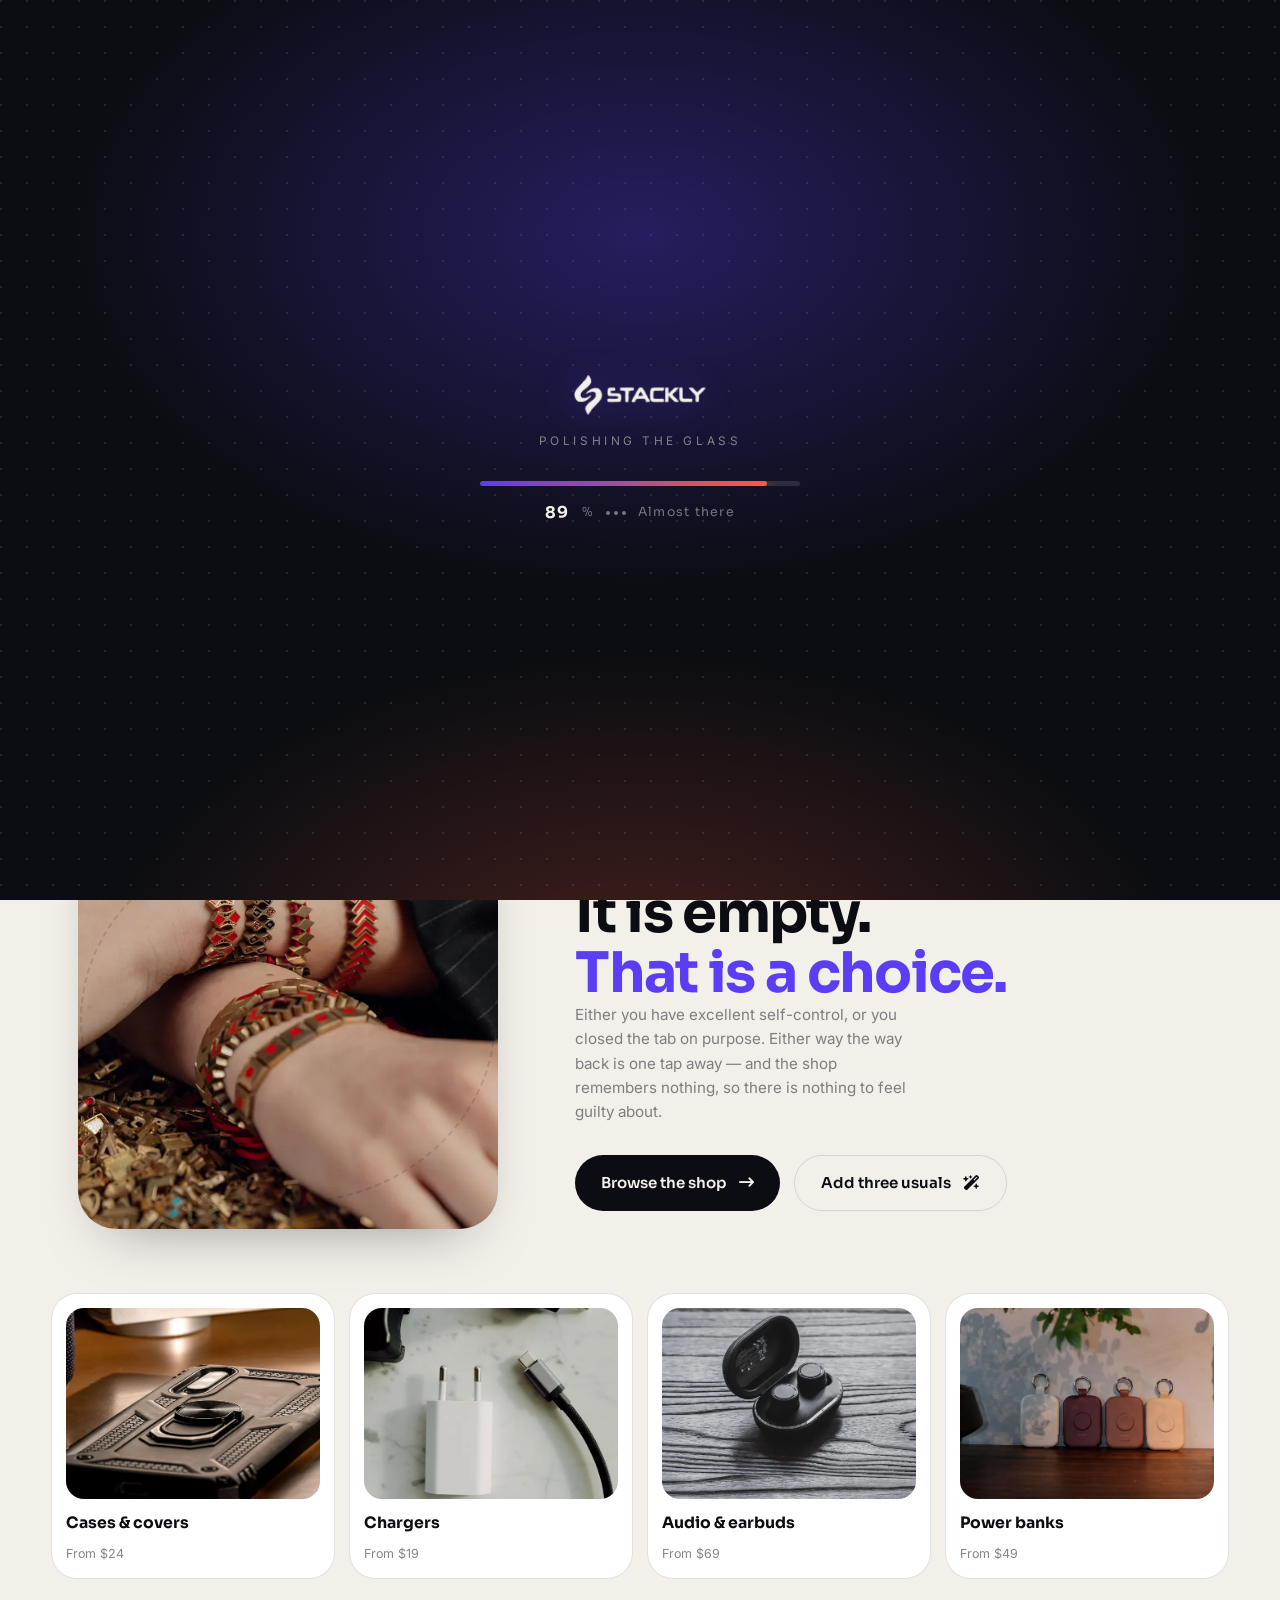
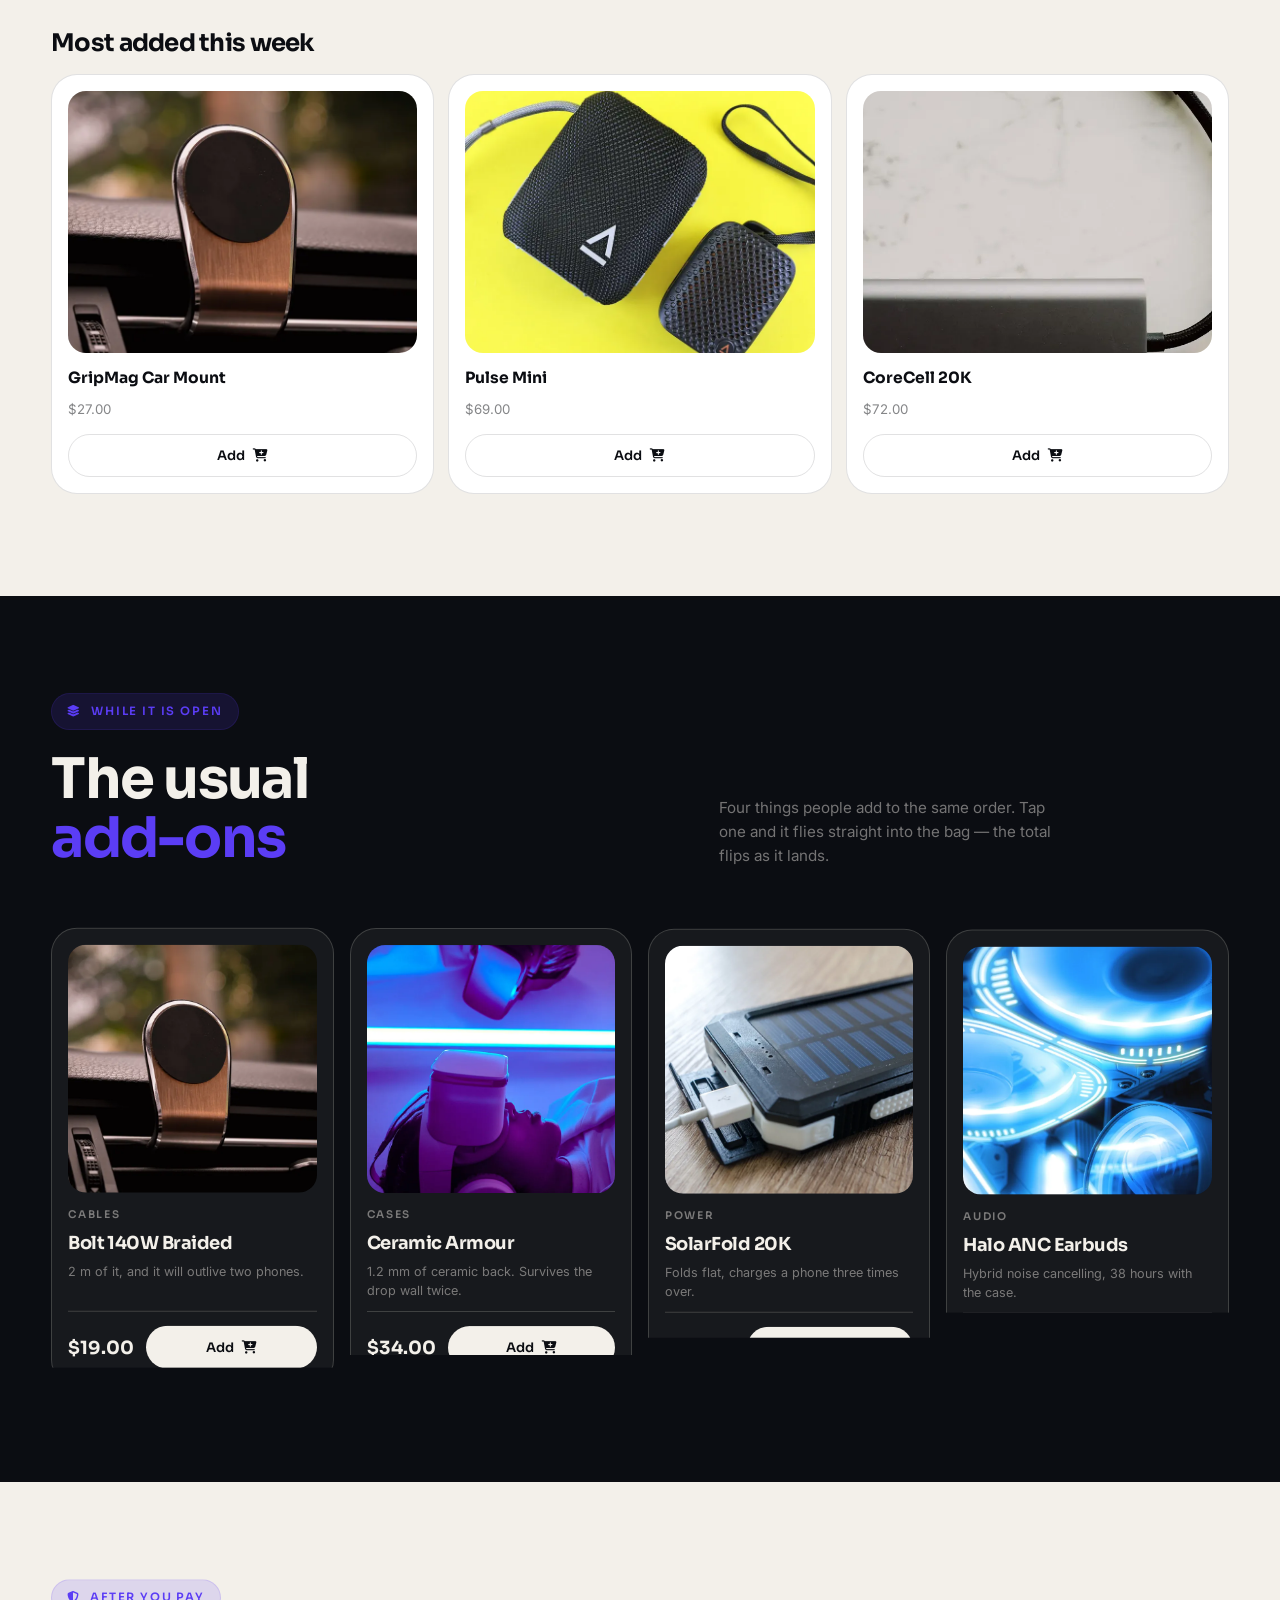
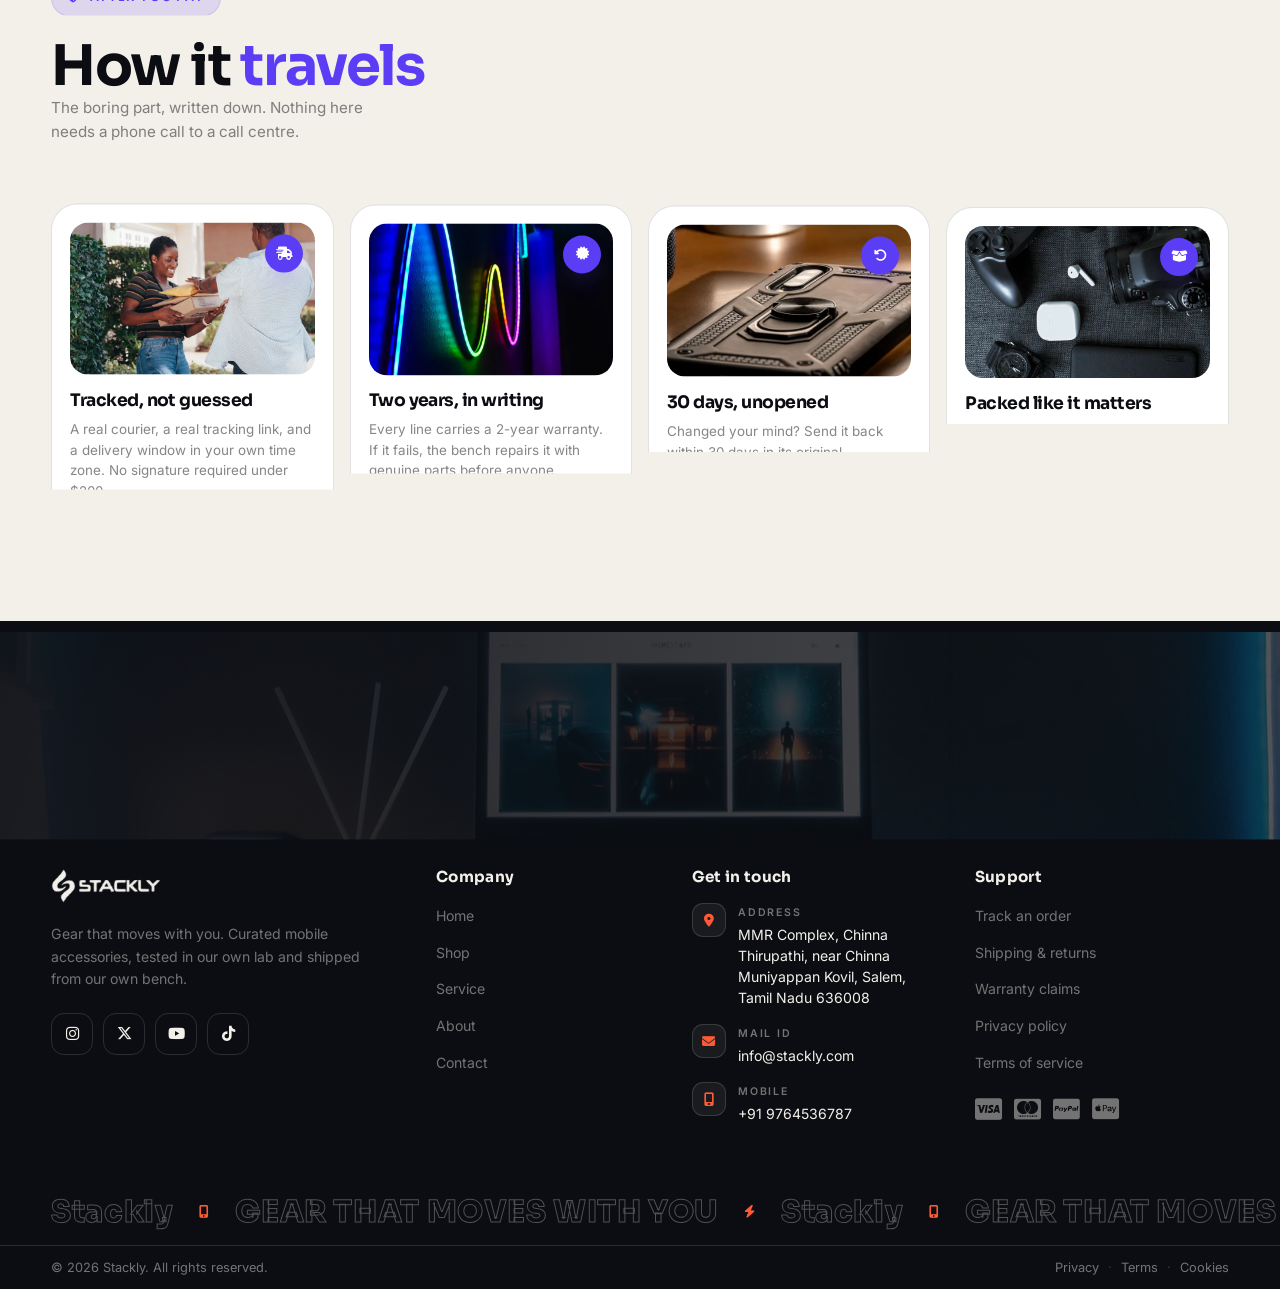
<file: HTML/cart.html>
<!DOCTYPE html>
<html lang="en" class="no-js">
<head>
  <meta charset="utf-8" />
  <meta name="viewport" content="width=device-width, initial-scale=1" />
  <title>Cart · Stackly — Mobile Accessories Store</title>
  <meta name="description" content="Review your bag, change quantities, apply a code and place the order. Free tracked delivery over $49." />
  <link rel="icon" type="image/webp" href="../images/logo-icon-theme.webp" />
  <link rel="preconnect" href="https://fonts.googleapis.com" />
  <link rel="preconnect" href="https://fonts.gstatic.com" crossorigin />
  <link href="https://fonts.googleapis.com/css2?family=Sora:wght@500;600;700;800&family=Inter:wght@400;500;600;700&display=swap" rel="stylesheet" />
  <link rel="stylesheet" href="https://cdnjs.cloudflare.com/ajax/libs/font-awesome/6.5.2/css/all.min.css" />
  <link rel="stylesheet" href="../CSS/home.css" />
  <link rel="stylesheet" href="../CSS/cart.css" />
  <script>document.documentElement.className = document.documentElement.className.replace('no-js', 'js');</script>
</head>
<body class="is-loading">

<!-- ============ SCROLL PROGRESS ============ -->
<div class="scroll-progress" id="scrollProgress"></div>

<!-- ============ PRELOADER ============ -->
<div class="preloader" id="preloader">
  <div class="pre-glow"></div>
  <div class="pre-inner">
      <div class="pre-logo">
        <img class="pre-logo-img" src="../images/logo-full-theme.webp" alt="Stackly" width="600" height="185" />
      </div>
    <p class="pre-tag" id="preTag">Counting your bag</p>

    <div class="pre-bar"><span class="pre-bar-fill" id="preBar"></span></div>
    <div class="pre-meta">
      <span id="preCount">0</span><span>%</span>
      <span class="pre-dots"><i></i><i></i><i></i></span>
      <span id="preStep">Booting store</span>
    </div>
  </div>
</div>

<!-- ============ S1 · HEADER / NAVBAR (identical shell) ============ -->
<header class="site-head" id="header">
  <div class="head-glow" style="background-image:url('../images/nav-surface.webp')"></div>

  <div class="announce">
    <div class="shell announce-inner">
      <div class="announce-track" id="announceTrack">
        <a class="announce-item" href="404.html">
          <img src="../images/chip-1.webp" width="300" height="300" alt="Studio headphones" />
          <span>Launch week — <b>25% off</b> audio gear</span>
          <i class="fa-solid fa-arrow-right-long"></i>
        </a>
        <a class="announce-item" href="404.html">
          <img src="../images/service-repair.webp" width="720" height="520" alt="Doorstep repair service" />
          <span>Free <b>doorstep</b> battery replacement</span>
          <i class="fa-solid fa-arrow-right-long"></i>
        </a>
        <a class="announce-item" href="404.html">
          <img src="../images/chip-2.webp" width="300" height="300" alt="Smart watch" />
          <span>Trade in your watch — <b>up to $60 off</b></span>
          <i class="fa-solid fa-arrow-right-long"></i>
        </a>
      </div>
      <div class="announce-side">
        <span><i class="fa-solid fa-truck-fast"></i> Free shipping over $49</span>
      </div>
    </div>
  </div>

  <nav class="nav shell" id="nav">
    <a class="brand" href="../index.html" aria-label="Stackly home">
      <img class="brand-logo" src="../images/logo-full-theme.webp" alt="Stackly" width="600" height="185" decoding="async" />
    </a>

    <ul class="nav-links" id="navLinks">
      <span class="nav-pill" id="navPill" aria-hidden="true"></span>
      <li><a class="nav-link" href="../index.html">Home</a></li>
      <li><a class="nav-link" href="shop.html">Shop</a></li>
      <li><a class="nav-link" href="service.html">Service</a></li>
      <li><a class="nav-link" href="about.html">About</a></li>
      <li><a class="nav-link" href="contact.html">Contact</a></li>
    </ul>

    <div class="nav-actions">
      <a class="cart-btn is-here" href="cart.html" id="cartBtn" aria-label="Open cart" aria-current="page">
        <span class="cart-btn-ico"><i class="fa-solid fa-bag-shopping"></i></span>
        <span class="cart-btn-label">Cart</span>
        <span class="cart-count" id="cartCount">0</span>
        <span class="cart-btn-sheen"></span>
      </a>
       <a class="btn btn--bright btn--sm" href="login.html">
         <span>Sign In</span>
       </a>
      <button class="burger" id="burger" aria-label="Open menu" aria-expanded="false">
        <span></span><span></span><span></span>
      </button>
    </div>
  </nav>
</header>

<!-- ============ MOBILE FULLSCREEN MENU ============ -->
<div class="mmenu" id="mmenu">
  <div class="mmenu-wipe" id="mmenuWipe">
    <div class="mmenu-bg" style="background-image:url('../images/nav-surface.webp')"></div>
    <div class="mmenu-inner">
      <div class="mmenu-head">
        <span class="mmenu-brand"><img src="../images/logo-full-theme.webp" alt="Stackly" width="600" height="185" /></span>
        <button class="mmenu-close" id="mmenuClose" aria-label="Close menu"><i class="fa-solid fa-xmark"></i></button>
      </div>
      <ul class="mmenu-links">
        <li><a href="../index.html"><em>01</em><span>Home</span><i class="fa-solid fa-arrow-right-long"></i></a></li>
        <li><a href="shop.html"><em>02</em><span>Shop</span><i class="fa-solid fa-arrow-right-long"></i></a></li>
        <li><a href="service.html"><em>03</em><span>Service</span><i class="fa-solid fa-arrow-right-long"></i></a></li>
        <li><a href="about.html"><em>04</em><span>About</span><i class="fa-solid fa-arrow-right-long"></i></a></li>
        <li><a href="contact.html"><em>05</em><span>Contact</span><i class="fa-solid fa-arrow-right-long"></i></a></li>
      </ul>
      <div class="mmenu-foot">
        <a class="btn btn--solid btn--full" href="login.html"><span>Sign In</span></a>
        <p class="mmenu-note"><i class="fa-solid fa-truck-fast"></i> Free shipping over $49 · 30-day returns</p>
      </div>
    </div>
  </div>
</div>

<main>
<!-- ===================================================================
     S2 · HERO — THE BAY
     Three packed boxes drop onto the floor of a dim storeroom, the
     free-delivery meter fills, and the readouts count themselves up.
     =================================================================== -->
<section class="ca-bay" id="caBay">
  <div class="ca-bay__bg" aria-hidden="true">
    <img class="ca-bay__shot" src="../images/promo-main.webp" alt="" id="caShot" />
    <span class="ca-bay__scrim"></span>
    <span class="ca-bay__grid"></span>
  </div>

  <div class="shell ca-bay__in">
    <div class="ca-bay__row">
      <div class="ca-bay__copy">
        <span class="ca-chip" data-ca-h><i class="fa-solid fa-box-archive"></i> Packed and waiting</span>

        <h1 class="ca-bay__t" data-ca-h>
          <span class="ca-mask"><span>Your bag,</span></span>
          <span class="ca-mask"><span>counted <em>twice.</em></span></span>
        </h1>

        <p class="ca-bay__sub" data-ca-h>
          Everything you clicked is sitting on the belt below — quantity, price and
          delivery in one place. Prices in USD, tax estimated before you pay.
        </p>

        <div class="ca-bay__cta" data-ca-h>
          <a class="btn btn--bright btn--magnet" href="404.html" id="caJump">
            <span id="caJumpT">Jump to the total</span><i class="fa-solid fa-receipt"></i>
          </a>
          <a class="btn btn--glass" href="404.html">
            <span class="play-ring"><i class="fa-solid fa-bag-shopping"></i></span>
            <span>Keep shopping</span>
          </a>
        </div>
      </div>

      <div class="ca-bay__side" data-ca-h>
        <div class="ca-meter" id="caMeter">
          <span class="ca-meter__top">
            <b id="caShipCount">0 items in the bag</b>
            <em id="caShipMsg">$49.00 more for free delivery</em>
          </span>
          <span class="ca-meter__bar"><i id="caShipFill"></i></span>
          <span class="ca-meter__foot">
            <i class="fa-solid fa-truck-fast" aria-hidden="true"></i>
            Free tracked delivery over $49 · no signature, no nonsense.
          </span>
        </div>

        <dl class="ca-bay__read">
          <div><dt>In the bag</dt><dd id="caHeroCount">0</dd></div>
          <div><dt>Bag value</dt><dd id="caHeroValue">$0.00</dd></div>
          <div><dt>Reserved</dt><dd>20 min</dd></div>
        </dl>
      </div>
    </div>
  </div>
</section>

<!-- ===================================================================
     S3 · THE BELT + S4 · THE TALLY
     Rows feed in along a moving tape, the total tag flips over on every
     change, and the summary sticks to the eye line while you scroll.
     =================================================================== -->
<section class="ca-belt" id="caBelt">
  <div class="shell">
    <div class="ca-belt__head">
      <div>
        <span class="eyebrow" data-ca-r="clip"><i class="fa-solid fa-grip-lines"></i> On the belt</span>
        <h2 class="sec-title" data-ca-r="clip">Everything you<br /><span class="accent">picked up</span></h2>
      </div>
      <p class="sec-note" data-ca-r="clip">
        Each price was locked the moment you added the line, so nothing moves under
        your hands. Three of the same line unlocks 5% off it automatically.
      </p>
    </div>

    <div class="ca-belt__grid" id="caGrid">
      <div class="ca-belt__main">
        <div class="ca-belt__rail" aria-hidden="true"><i id="caRail"></i></div>
        <ol class="ca-list" id="caList"></ol>
        <p class="ca-live" id="caLive" role="status" aria-live="polite"></p>

        <div class="ca-belt__tools">
          <button class="ca-tool" type="button" id="caClear">
            <i class="fa-solid fa-trash-can" aria-hidden="true"></i><span>Empty the bag</span>
          </button>
          <a class="ca-tool ca-tool--link" href="shop.html">
            <i class="fa-solid fa-plus" aria-hidden="true"></i><span>Add something else</span>
          </a>
        </div>
      </div>

      <aside class="ca-tally" id="caTally" aria-labelledby="caTallyT">
        <header class="ca-tally__head">
          <h2 class="ca-tally__t" id="caTallyT">Summary</h2>
          <span class="ca-tally__n" id="caTallyN">0 items</span>
        </header>

        <dl class="ca-tally__rows">
          <div><dt>Subtotal</dt><dd id="caSub">$0.00</dd></div>

          <div class="is-off" id="caBulkRow">
            <dt>Bulk saving <em>3+ of a line</em></dt>
            <dd id="caBulk">−$0.00</dd>
          </div>

          <div class="is-off" id="caPromoRow">
            <dt>Promo code <em id="caPromoName"></em>
              <button class="ca-drop" type="button" id="caPromoDrop" aria-label="Remove the promo code">
                <i class="fa-solid fa-xmark" aria-hidden="true"></i>
              </button>
            </dt>
            <dd id="caPromo">−$0.00</dd>
          </div>

          <div class="ca-tally__ship">
            <dt>Delivery</dt>
            <dd class="ca-ship">
              <label class="ca-ship__pick">
                <input type="radio" name="caShip" value="std" checked />
                <span class="ca-ship__txt"><b>Standard</b><em>2–4 working days</em></span>
                <span class="ca-ship__pr" id="caShipStd">Free</span>
              </label>
              <label class="ca-ship__pick">
                <input type="radio" name="caShip" value="exp" />
                <span class="ca-ship__txt"><b>Express</b><em>Next working day</em></span>
                <span class="ca-ship__pr" id="caShipExp">$14.90</span>
              </label>
            </dd>
          </div>

          <div><dt>Estimated tax <em>8.5%</em></dt><dd id="caTax">$0.00</dd></div>
        </dl>

        <form class="ca-code" id="caCodeForm" novalidate>
          <label class="ca-code__l" for="caCode">Promo code</label>
          <div class="ca-code__ctl">
            <i class="fa-solid fa-ticket" aria-hidden="true"></i>
            <input id="caCode" name="code" type="text" placeholder="STACKLY10" autocomplete="off"
                   spellcheck="false" aria-describedby="caCodeMsg" />
            <button type="submit" id="caCodeGo"><span>Apply</span></button>
          </div>
          <p class="ca-code__msg" id="caCodeMsg" role="status" aria-live="polite"></p>
        </form>

        <div class="ca-tally__total">
          <span class="ca-tally__tl">Total <em id="caTotalNote">tax included</em></span>
          <span class="ca-flip" id="caTotal"><b>$0.00</b></span>
        </div>

        <button class="btn btn--solid btn--full ca-place" type="button" id="caPlace">
          <span>Place order</span><i class="fa-solid fa-lock" aria-hidden="true"></i>
        </button>

        <p class="ca-tally__seal-note">
          <i class="fa-solid fa-shield-halved" aria-hidden="true"></i>
          Encrypted checkout. We never store a card number on this page.
        </p>

        <ul class="ca-tally__notes">
          <li><i class="fa-solid fa-rotate-left" aria-hidden="true"></i> 30 days to change your mind, unopened.</li>
          <li><i class="fa-solid fa-battery-three-quarters" aria-hidden="true"></i> 2-year warranty on everything we sell.</li>
          <li><i class="fa-solid fa-clock" aria-hidden="true"></i> Order before 18:30 and it leaves the bench today.</li>
        </ul>

        <span class="ca-tape" id="caSeal" aria-hidden="true"></span>
      </aside>
    </div>
  </div>
</section>

<!-- ===================================================================
     S5 · EMPTY BAG
     Shown only when there is nothing on the belt.
     =================================================================== -->
<section class="ca-empty" id="caEmpty" hidden>
  <div class="shell ca-empty__in">
    <figure class="ca-empty__pic">
      <img src="../images/cart-empty.webp" alt="An empty basket waiting to be filled" loading="lazy" />
      <span class="ca-empty__ring" aria-hidden="true"></span>
    </figure>

    <div class="ca-empty__tx">
      <span class="eyebrow" data-ca-r="clip"><i class="fa-solid fa-box-open"></i> Nothing on the belt</span>
      <h2 class="sec-title" id="caEmptyT" tabindex="-1" data-ca-r="clip">It is empty.<br /><span class="accent">That is a choice.</span></h2>
      <p class="sec-note" data-ca-r="clip">
        Either you have excellent self-control, or you closed the tab on purpose.
        Either way the way back is one tap away — and the shop remembers nothing, so
        there is nothing to feel guilty about.
      </p>
      <div class="ca-empty__cta" data-ca-r="clip">
        <a class="btn btn--solid btn--magnet" href="shop.html">
          <span>Browse the shop</span><i class="fa-solid fa-arrow-right-long" aria-hidden="true"></i>
        </a>
        <button class="btn btn--ghost" type="button" id="caUsuals">
          <span>Add three usuals</span><i class="fa-solid fa-wand-magic-sparkles" aria-hidden="true"></i>
        </button>
      </div>
    </div>
  </div>

  <div class="shell ca-empty__cats">
    <a class="ca-cat" href="shop.html">
      <span class="ca-cat__pic"><img src="../images/cat-cases.webp" alt="Rugged phone cases on a shelf" loading="lazy" /></span>
      <b>Cases &amp; covers</b><em>From $24</em>
    </a>
    <a class="ca-cat" href="shop.html">
      <span class="ca-cat__pic"><img src="../images/cat-chargers.webp" alt="Chargers and cables" loading="lazy" /></span>
      <b>Chargers</b><em>From $19</em>
    </a>
    <a class="ca-cat" href="shop.html">
      <span class="ca-cat__pic"><img src="../images/cat-earbuds.webp" alt="Earbuds and cases" loading="lazy" /></span>
      <b>Audio &amp; earbuds</b><em>From $69</em>
    </a>
    <a class="ca-cat" href="shop.html">
      <span class="ca-cat__pic"><img src="../images/cat-powerbanks.webp" alt="Power banks on a bench" loading="lazy" /></span>
      <b>Power banks</b><em>From $49</em>
    </a>
  </div>

  <div class="shell ca-empty__seen">
    <h3 class="ca-empty__h" data-ca-r="clip">Most added this week</h3>
    <div class="ca-empty__grid">
      <article class="ca-mini" data-ca-r="clip">
        <span class="ca-mini__pic"><img src="../images/product-4.webp" alt="GripMag car mount" loading="lazy" /></span>
        <b>GripMag Car Mount</b><em>$27.00</em>
        <button type="button" class="add-to-cart" data-id="gripmag" data-name="GripMag Car Mount" data-price="27" data-img="../images/product-4.webp">
          <span>Add</span><i class="fa-solid fa-cart-plus" aria-hidden="true"></i>
        </button>
      </article>
      <article class="ca-mini" data-ca-r="clip">
        <span class="ca-mini__pic"><img src="../images/product-3.webp" alt="Pulse Mini speaker" loading="lazy" /></span>
        <b>Pulse Mini</b><em>$69.00</em>
        <button type="button" class="add-to-cart" data-id="pulse-mini" data-name="Pulse Mini" data-price="69" data-img="../images/product-3.webp">
          <span>Add</span><i class="fa-solid fa-cart-plus" aria-hidden="true"></i>
        </button>
      </article>
      <article class="ca-mini" data-ca-r="clip">
        <span class="ca-mini__pic"><img src="../images/arrival-3.webp" alt="CoreCell 20K power bank" loading="lazy" /></span>
        <b>CoreCell 20K</b><em>$72.00</em>
        <button type="button" class="add-to-cart" data-id="corecell" data-name="CoreCell 20K Power Bank" data-price="72" data-img="../images/arrival-3.webp">
          <span>Add</span><i class="fa-solid fa-cart-plus" aria-hidden="true"></i>
        </button>
      </article>
    </div>
  </div>
</section>

<!-- ===================================================================
     S6 · ORDER CONFIRMED
     The summary card is sealed with tape, then the whole panel prints
     itself out of the top of the screen.
     =================================================================== -->
<section class="ca-done" id="caDone" hidden>
  <div class="shell ca-done__in">
    <div class="ca-done__card" id="caDoneCard">
      <span class="ca-done__tape" aria-hidden="true"><i></i></span>

      <span class="ca-chip" data-ca-d><i class="fa-solid fa-receipt"></i> Order received</span>

      <h2 class="ca-done__t" id="caDoneT" tabindex="-1" data-ca-d>
        Order <em id="caOrderNo">STK-000000</em><br />is on the bench.
      </h2>

      <p class="ca-done__sub" data-ca-d id="caDoneMsg">
        Payment cleared, packing slip printed, and the parcel is already on the shelf
        waiting for its courier.
      </p>

      <dl class="ca-done__grid" data-ca-d>
        <div><dt>Reference</dt><dd id="caOrderRef">STK-000000</dd></div>
        <div><dt>Lines</dt><dd id="caOrderItems">0</dd></div>
        <div><dt>Paid</dt><dd id="caOrderTotal">$0.00</dd></div>
        <div><dt>Arriving</dt><dd id="caOrderEta">—</dd></div>
      </dl>

      <ul class="ca-done__recap" id="caDoneRecap" data-ca-d></ul>

      <ol class="ca-done__steps" data-ca-d>
        <li><span>01</span><p><b>We pick and pack.</b> Usually within the hour, by the same hands that tested the gear.</p></li>
        <li><span>02</span><p><b>You get a tracking link</b> by email the second it leaves unit four.</p></li>
        <li><span>03</span><p><b>A human answers</b> if anything looks wrong — just reply to the confirmation.</p></li>
      </ol>

      <div class="ca-done__cta" data-ca-d>
        <a class="btn btn--solid" href="service.html"><span>Track the order</span><i class="fa-solid fa-location-dot" aria-hidden="true"></i></a>
        <a class="btn btn--ghost" href="shop.html"><span>Keep shopping</span><i class="fa-solid fa-arrow-right-long" aria-hidden="true"></i></a>
        <button class="btn btn--ghost" type="button" id="caPrint"><span>Print receipt</span><i class="fa-solid fa-print" aria-hidden="true"></i></button>
      </div>
    </div>
  </div>
</section>

<!-- ===================================================================
     S7 · COMPLETE THE SET
     Four add-ons people bolt onto the same order. Tap one and it flies
     into the cart button in the header.
     =================================================================== -->
<section class="ca-more" id="caMore">
  <div class="shell">
    <div class="ca-more__head">
      <div>
        <span class="eyebrow" data-ca-r="clip"><i class="fa-solid fa-layer-group"></i> While it is open</span>
        <h2 class="sec-title" data-ca-r="clip">The usual<br /><span class="accent">add-ons</span></h2>
      </div>
      <p class="sec-note" data-ca-r="clip">
        Four things people add to the same order. Tap one and it flies straight into
        the bag — the total flips as it lands.
      </p>
    </div>

    <div class="ca-more__grid">
      <article class="ca-add" data-ca-r="clip">
        <span class="ca-add__pic">
          <img src="../images/product-4.webp" alt="Bolt 140W braided cable" loading="lazy" />
          <span class="ca-add__in" aria-hidden="true"><i class="fa-solid fa-check"></i> In your bag</span>
        </span>
        <span class="ca-add__cat">Cables</span>
        <h3 class="ca-add__name">Bolt 140W Braided</h3>
        <p class="ca-add__note">2 m of it, and it will outlive two phones.</p>
        <span class="ca-add__buy">
          <span class="ca-add__price">$19.00</span>
          <button type="button" class="add-to-cart add-to-cart--lit" data-id="bolt-140" data-name="Bolt 140W Braided" data-price="19" data-img="../images/product-4.webp">
            <span>Add</span><i class="fa-solid fa-cart-plus" aria-hidden="true"></i>
          </button>
        </span>
      </article>

      <article class="ca-add" data-ca-r="clip">
        <span class="ca-add__pic">
          <img src="../images/gallery-2.webp" alt="Ceramic Armour phone case" loading="lazy" />
          <span class="ca-add__in" aria-hidden="true"><i class="fa-solid fa-check"></i> In your bag</span>
        </span>
        <span class="ca-add__cat">Cases</span>
        <h3 class="ca-add__name">Ceramic Armour</h3>
        <p class="ca-add__note">1.2 mm of ceramic back. Survives the drop wall twice.</p>
        <span class="ca-add__buy">
          <span class="ca-add__price">$34.00</span>
          <button type="button" class="add-to-cart add-to-cart--lit" data-id="ceramic" data-name="Ceramic Armour" data-price="34" data-img="../images/gallery-2.webp">
            <span>Add</span><i class="fa-solid fa-cart-plus" aria-hidden="true"></i>
          </button>
        </span>
      </article>

      <article class="ca-add" data-ca-r="clip">
        <span class="ca-add__pic">
          <img src="../images/product-2.webp" alt="SolarFold 20K folding power bank" loading="lazy" />
          <span class="ca-add__in" aria-hidden="true"><i class="fa-solid fa-check"></i> In your bag</span>
        </span>
        <span class="ca-add__cat">Power</span>
        <h3 class="ca-add__name">SolarFold 20K</h3>
        <p class="ca-add__note">Folds flat, charges a phone three times over.</p>
        <span class="ca-add__buy">
          <span class="ca-add__price">$49.00</span>
          <button type="button" class="add-to-cart add-to-cart--lit" data-id="solarfold" data-name="SolarFold 20K" data-price="49" data-img="../images/product-2.webp">
            <span>Add</span><i class="fa-solid fa-cart-plus" aria-hidden="true"></i>
          </button>
        </span>
      </article>

      <article class="ca-add" data-ca-r="clip">
        <span class="ca-add__pic">
          <img src="../images/gallery-1.webp" alt="Halo ANC earbuds" loading="lazy" />
          <span class="ca-add__in" aria-hidden="true"><i class="fa-solid fa-check"></i> In your bag</span>
        </span>
        <span class="ca-add__cat">Audio</span>
        <h3 class="ca-add__name">Halo ANC Earbuds</h3>
        <p class="ca-add__note">Hybrid noise cancelling, 38 hours with the case.</p>
        <span class="ca-add__buy">
          <span class="ca-add__price">$89.00</span>
          <button type="button" class="add-to-cart add-to-cart--lit" data-id="halo-anc" data-name="Halo ANC Earbuds" data-price="89" data-img="../images/gallery-1.webp">
            <span>Add</span><i class="fa-solid fa-cart-plus" aria-hidden="true"></i>
          </button>
        </span>
      </article>
    </div>
  </div>
</section>

<!-- ===================================================================
     S8 · HOW IT TRAVELS
     Reassurance band: what happens after you press Place order.
     =================================================================== -->
<section class="ca-safe" id="caSafe">
  <div class="shell">
    <div class="ca-safe__head">
      <span class="eyebrow" data-ca-r="clip"><i class="fa-solid fa-shield-halved"></i> After you pay</span>
      <h2 class="sec-title" data-ca-r="clip">How it <span class="accent">travels</span></h2>
      <p class="sec-note" data-ca-r="clip">
        The boring part, written down. Nothing here needs a phone call to a call centre.
      </p>
    </div>

    <div class="ca-safe__grid">
      <article class="ca-safe__c" data-ca-r="clip">
        <span class="ca-safe__pic"><img src="../images/service-delivery.webp" alt="A courier handing over a parcel" loading="lazy" /></span>
        <i class="fa-solid fa-truck-fast ca-safe__ico" aria-hidden="true"></i>
        <h3>Tracked, not guessed</h3>
        <p>A real courier, a real tracking link, and a delivery window in your own time zone. No signature required under $200.</p>
      </article>

      <article class="ca-safe__c" data-ca-r="clip">
        <span class="ca-safe__pic"><img src="../images/trust-surface.webp" alt="The Stackly guarantee seal" loading="lazy" /></span>
        <i class="fa-solid fa-certificate ca-safe__ico" aria-hidden="true"></i>
        <h3>Two years, in writing</h3>
        <p>Every line carries a 2-year warranty. If it fails, the bench repairs it with genuine parts before anyone suggests a replacement.</p>
      </article>

      <article class="ca-safe__c" data-ca-r="clip">
        <span class="ca-safe__pic"><img src="../images/cat-cases.webp" alt="Phone in a rugged case" loading="lazy" /></span>
        <i class="fa-solid fa-rotate-left ca-safe__ico" aria-hidden="true"></i>
        <h3>30 days, unopened</h3>
        <p>Changed your mind? Send it back within 30 days in its original packaging and the money returns to the original payment method.</p>
      </article>

      <article class="ca-safe__c" data-ca-r="clip">
        <span class="ca-safe__pic"><img src="../images/promo-main.webp" alt="A parcel being packed at the counter" loading="lazy" /></span>
        <i class="fa-solid fa-box-open ca-safe__ico" aria-hidden="true"></i>
        <h3>Packed like it matters</h3>
        <p>Recycled board, paper tape, zero plastic. If it arrives bent, we replace it on the next order without an argument.</p>
      </article>
    </div>
  </div>
</section>
</main>

<!-- ============ S9 · FOOTER (identical shell) ============ -->
<footer class="foot" id="footer">
  <div class="foot-news" data-parallax style="background-image:url('../images/newsletter-surface.webp')">
    <div class="fn-veil"></div>
    <div class="shell fn-inner">
      <div class="fn-copy">
        <h2 data-reveal="rise">Get the drop <span class="accent">first</span></h2>
        <p data-reveal="rise">New arrivals, restocks and one genuinely useful email a week. No noise.</p>
      </div>
     <form class="fn-form" id="newsForm" data-reveal="rise" novalidate>
       <span class="fn-ico"><i class="fa-solid fa-envelope"></i></span>
       <input type="email" id="newsEmail" name="email" placeholder="you@example.com" aria-label="Email address" aria-describedby="newsMsg" autocomplete="email" />
       <button class="btn btn--solid" type="submit"><span>Subscribe</span><i class="fa-solid fa-paper-plane"></i></button>
       <p class="fn-msg" id="newsMsg" role="status" aria-live="polite"></p>
     </form>
    </div>
  </div>

  <div class="foot-main">
    <div class="shell foot-grid">
      <div class="fg-brand">
        <a class="brand brand--foot" href="../index.html" aria-label="Stackly home">
          <img class="brand-logo" src="../images/logo-full-theme.webp" alt="Stackly" width="600" height="185" decoding="async" />
        </a>
        <p>Gear that moves with you. Curated mobile accessories, tested in our own lab and shipped from our own bench.</p>
        <div class="fg-social">
          <a href="404.html" aria-label="Instagram"><i class="fa-brands fa-instagram"></i></a>
          <a href="404.html" aria-label="X"><i class="fa-brands fa-x-twitter"></i></a>
          <a href="404.html" aria-label="YouTube"><i class="fa-brands fa-youtube"></i></a>
          <a href="404.html" aria-label="TikTok"><i class="fa-brands fa-tiktok"></i></a>
        </div>
       </div>

       <div class="fg-col" data-aos="fade-up" data-aos-delay="0" data-aos-duration="650">
         <h4>Company</h4>
         <ul>
           <li><a href="../index.html">Home</a></li>
           <li><a href="shop.html">Shop</a></li>
           <li><a href="service.html">Service</a></li>
           <li><a href="about.html">About</a></li>
           <li><a href="contact.html">Contact</a></li>
         </ul>
       </div>

       <div class="fg-col fg-col--touch" data-aos="fade-up" data-aos-delay="110" data-aos-duration="650">
         <h4>Get in touch</h4>
         <ul class="fg-contact">
           <li>
             <i class="fa-solid fa-location-dot"></i>
             <span><b>Address</b>MMR Complex, Chinna Thirupathi, near Chinna Muniyappan Kovil, Salem, Tamil Nadu 636008</span>
           </li>
           <li>
             <i class="fa-solid fa-envelope"></i>
             <span><b>Mail ID</b><a href="404.html">info@stackly.com</a></span>
           </li>
           <li>
             <i class="fa-solid fa-mobile-screen"></i>
             <span><b>Mobile</b><a href="404.html">+91 9764536787</a></span>
           </li>
         </ul>
       </div>

      <div class="fg-col" data-aos="fade-up" data-aos-delay="220" data-aos-duration="650">
        <h4>Support</h4>
        <ul>
          <li><a href="404.html">Track an order</a></li>
          <li><a href="404.html">Shipping &amp; returns</a></li>
          <li><a href="404.html">Warranty claims</a></li>
          <li><a href="404.html">Privacy policy</a></li>
          <li><a href="404.html">Terms of service</a></li>
        </ul>
        <div class="fg-pay">
          <i class="fa-brands fa-cc-visa"></i>
          <i class="fa-brands fa-cc-mastercard"></i>
          <i class="fa-brands fa-cc-paypal"></i>
          <i class="fa-brands fa-cc-apple-pay"></i>
        </div>
      </div>
    </div>

    <div class="shell foot-marquee">
      <div class="fm-track">
        <span>Stackly</span><i class="fa-solid fa-mobile-screen-button"></i>
        <span>GEAR THAT MOVES WITH YOU</span><i class="fa-solid fa-bolt"></i>
        <span>Stackly</span><i class="fa-solid fa-mobile-screen-button"></i>
        <span>GEAR THAT MOVES WITH YOU</span><i class="fa-solid fa-bolt"></i>
      </div>
    </div>

    <div class="shell foot-bottom">
      <p>© 2026 Stackly. All rights reserved.</p>
      <p class="fb-links">
        <a href="404.html">Privacy</a><span>·</span>
        <a href="404.html">Terms</a><span>·</span>
        <a href="404.html">Cookies</a>
      </p>
    </div>
  </div>
</footer>

<!-- ============ FLOATING UI ============ -->
<button class="totop" id="toTop" aria-label="Back to top"><i class="fa-solid fa-arrow-up"></i></button>
<div class="toast" id="toast">
  <span class="toast-ico"><i class="fa-solid fa-circle-check"></i></span>
  <div><b id="toastTitle">Added to cart</b><em id="toastText">FluxPad Wireless Charger</em></div>
</div>

<!-- ============ UNDO STRIP ============ -->
<div class="ca-undo" id="caUndo" role="status" aria-live="polite" hidden>
  <span class="ca-undo__tx" id="caUndoTx">Removed</span>
  <button class="ca-undo__go" type="button" id="caUndoGo">Undo<i class="fa-solid fa-arrow-rotate-left" aria-hidden="true"></i></button>
</div>

<!-- ============================================================
     ANIMATION RUNTIME
     home.js carries the shared shell (preloader, header, fullscreen
     menu, cart badge, newsletter, back-to-top) and inlines GSAP 3.12.5 +
     ScrollTrigger 3.12.5 + Lenis, so the loader, the hamburger and the
     smooth scroll behave exactly as they do on the home page.
     cart.js adds the Cart page's own choreography: the boxes settling
     in the bay, rows feeding along the belt, the total tag flipping,
     fly-to-cart add-ons and the order confirmation.
     Do not load a second GSAP copy: duplicate instances break
     ScrollTrigger.
     ============================================================ -->
<script src="../JS/home.js" data-animation-runtime="gsap@3.12.5 scrolltrigger@3.12.5 lenis@1.x" data-gsap-source="bundled-inline"></script>
<script src="../JS/cart.js"></script>
</body>
</html>
</file>
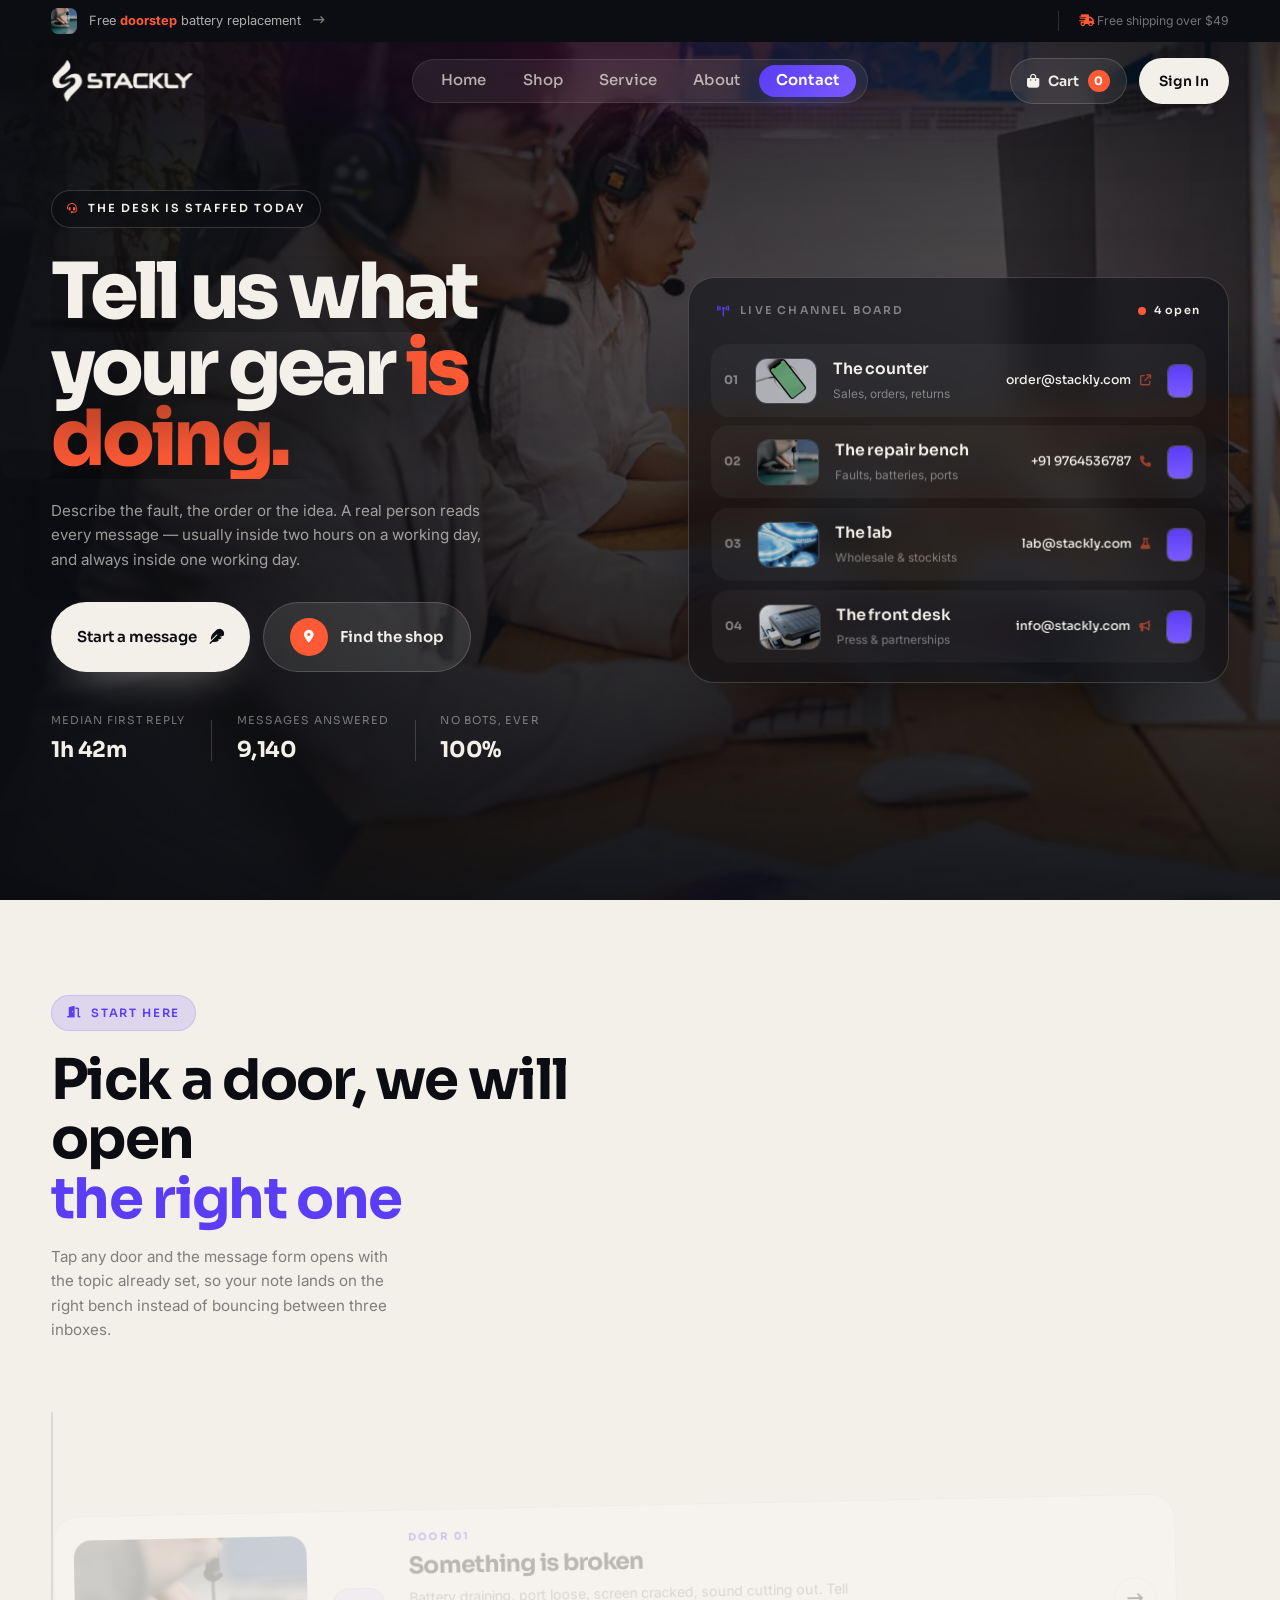
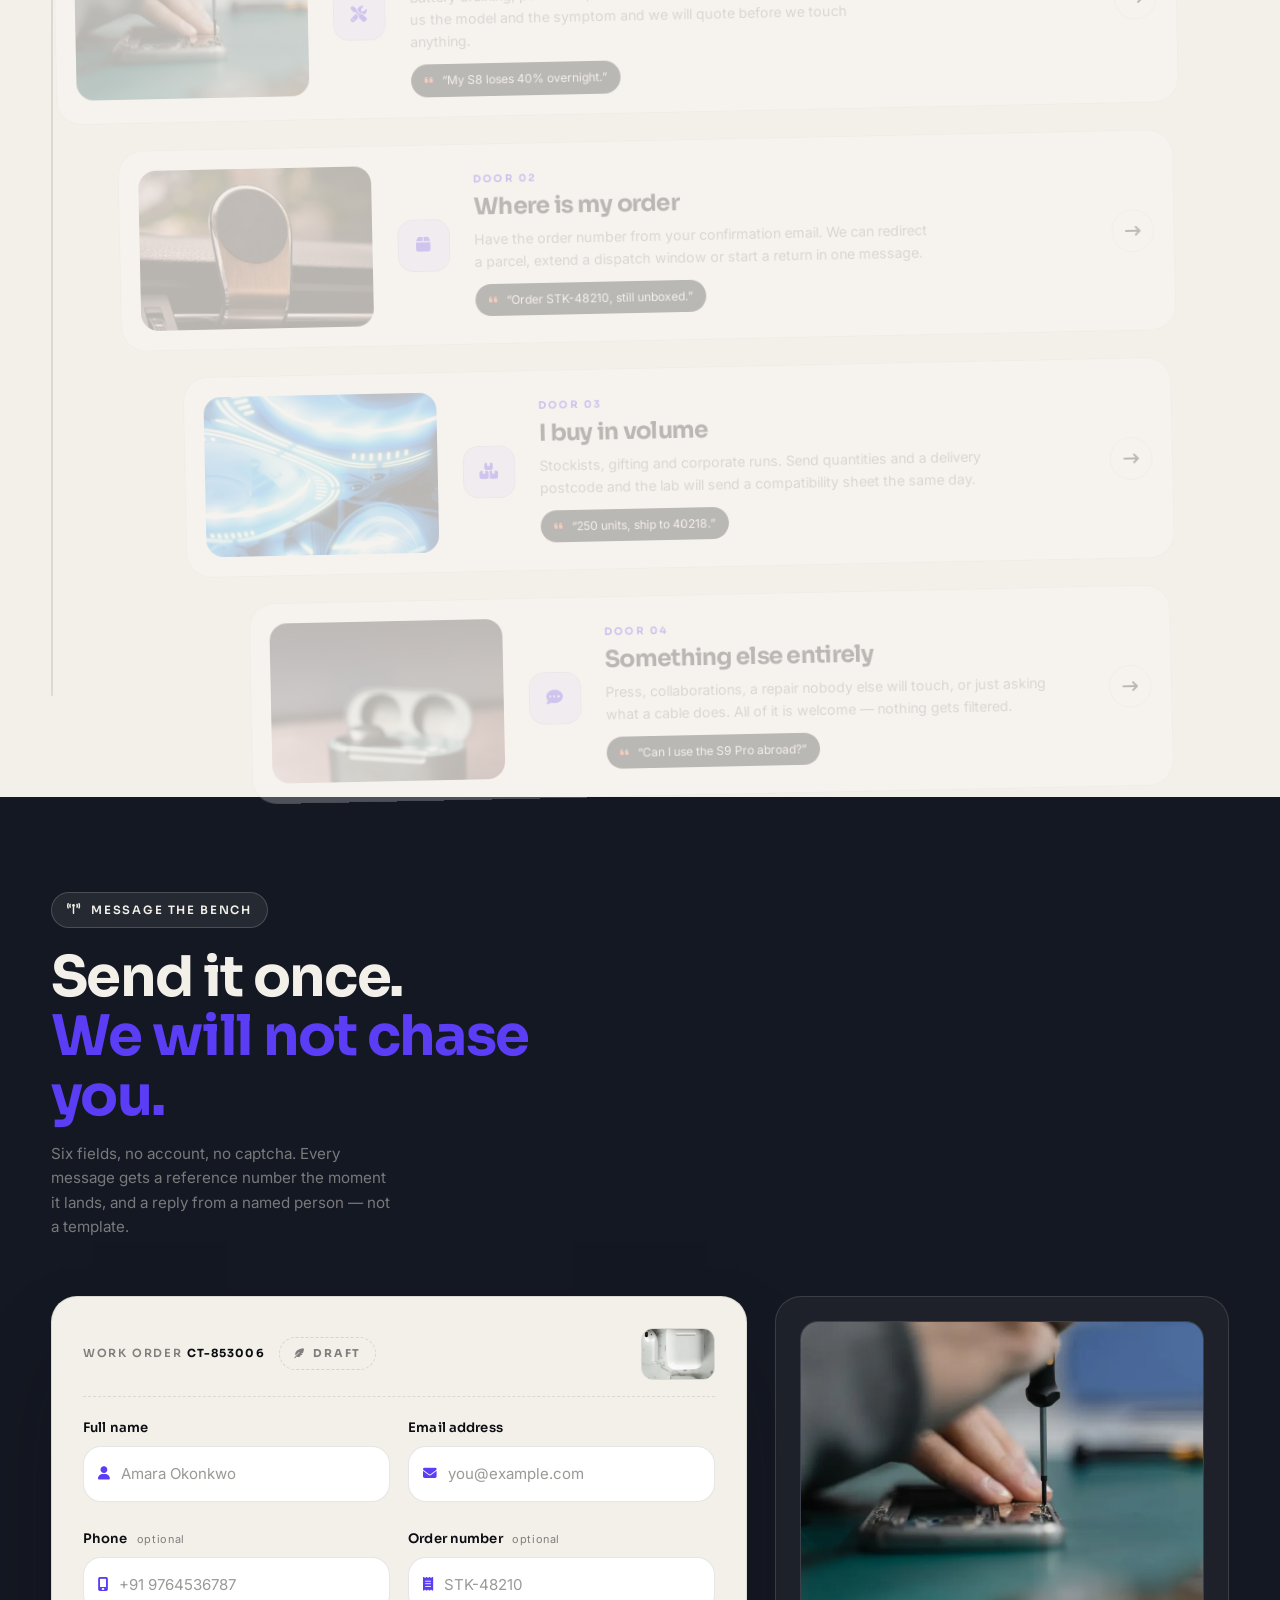
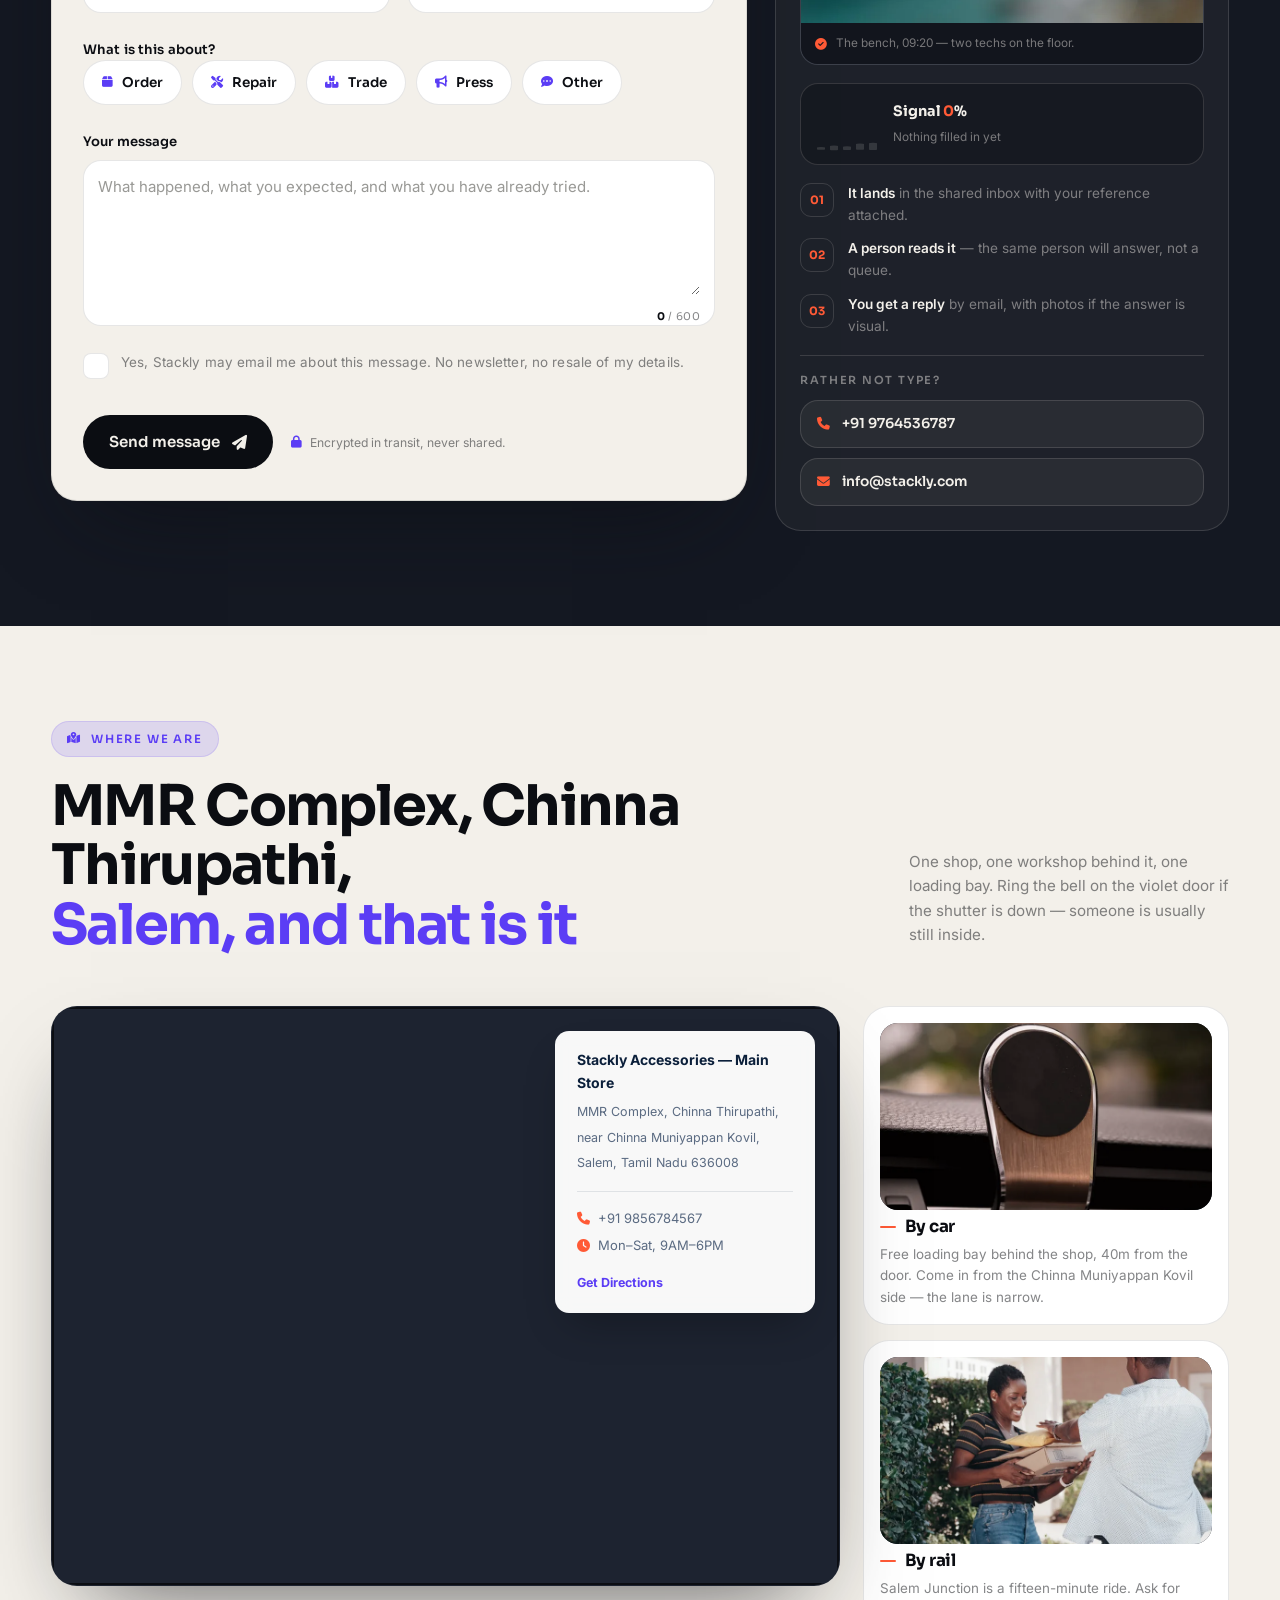
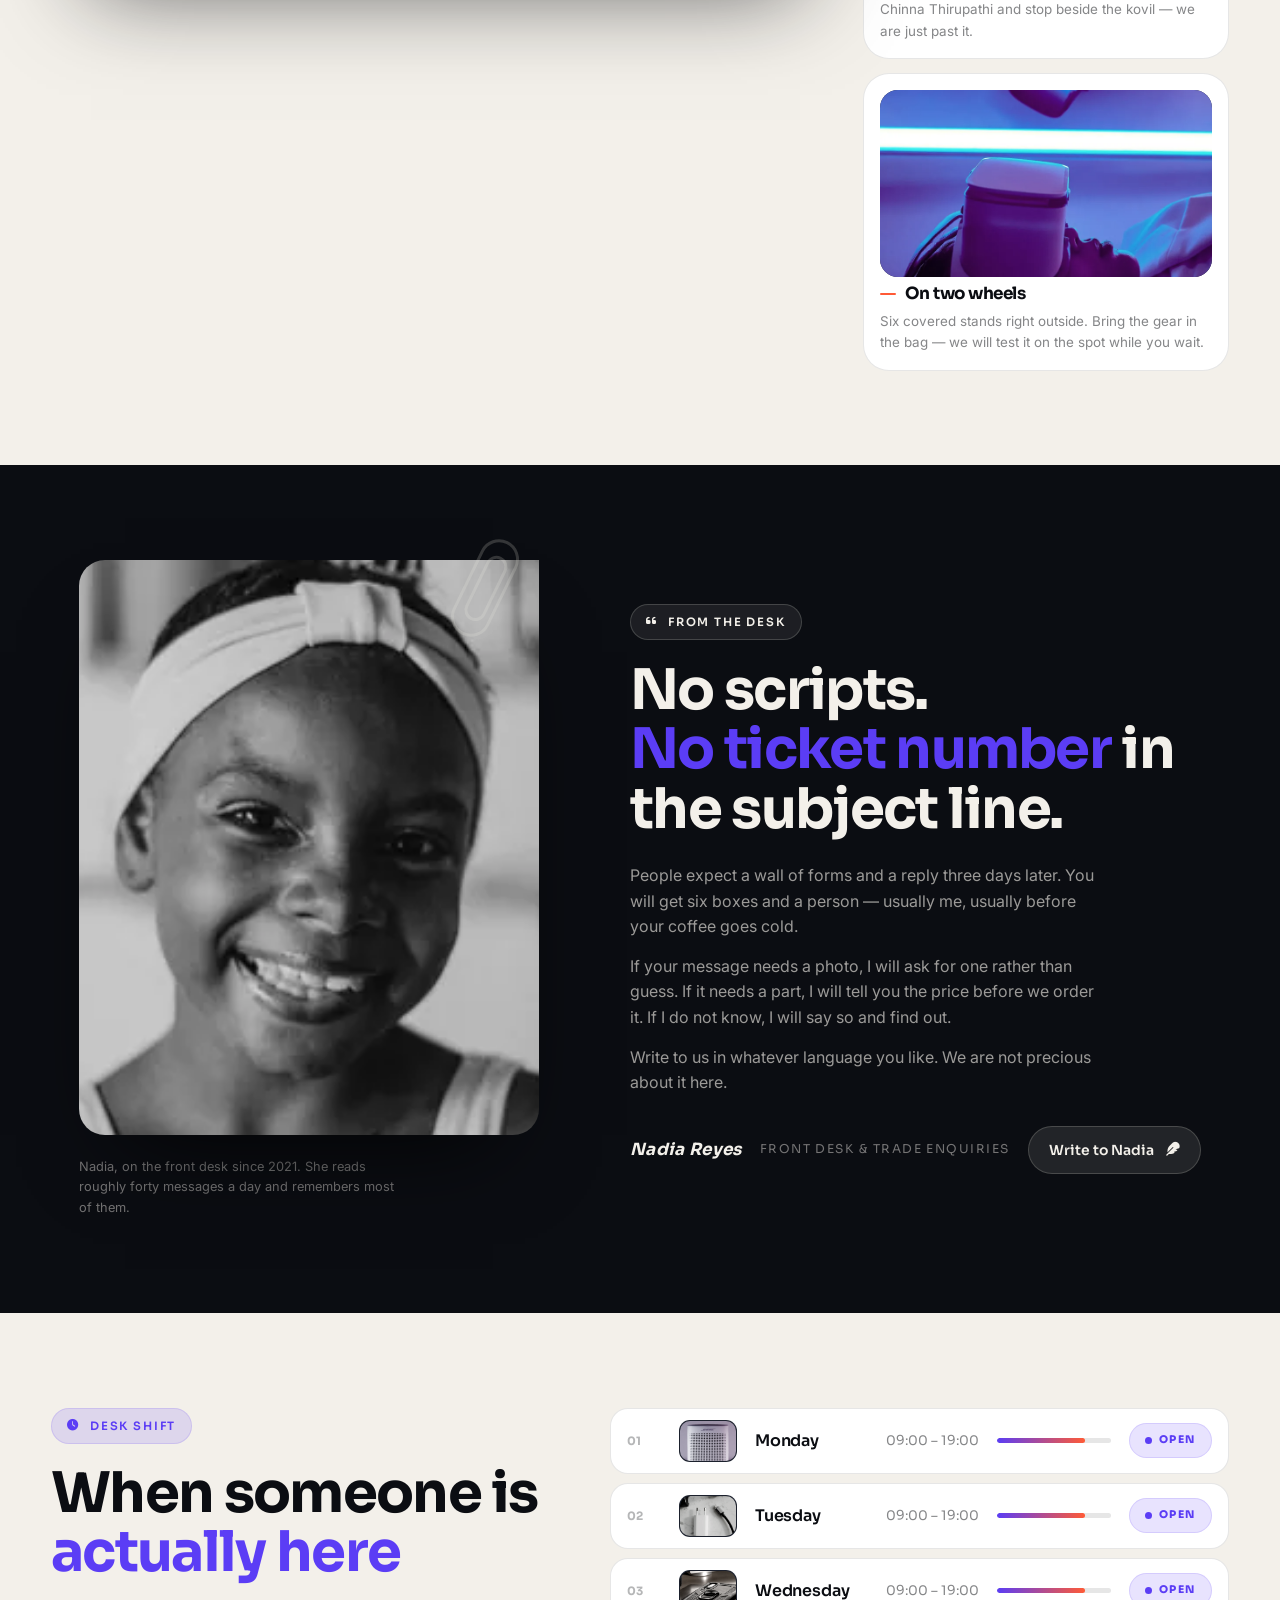
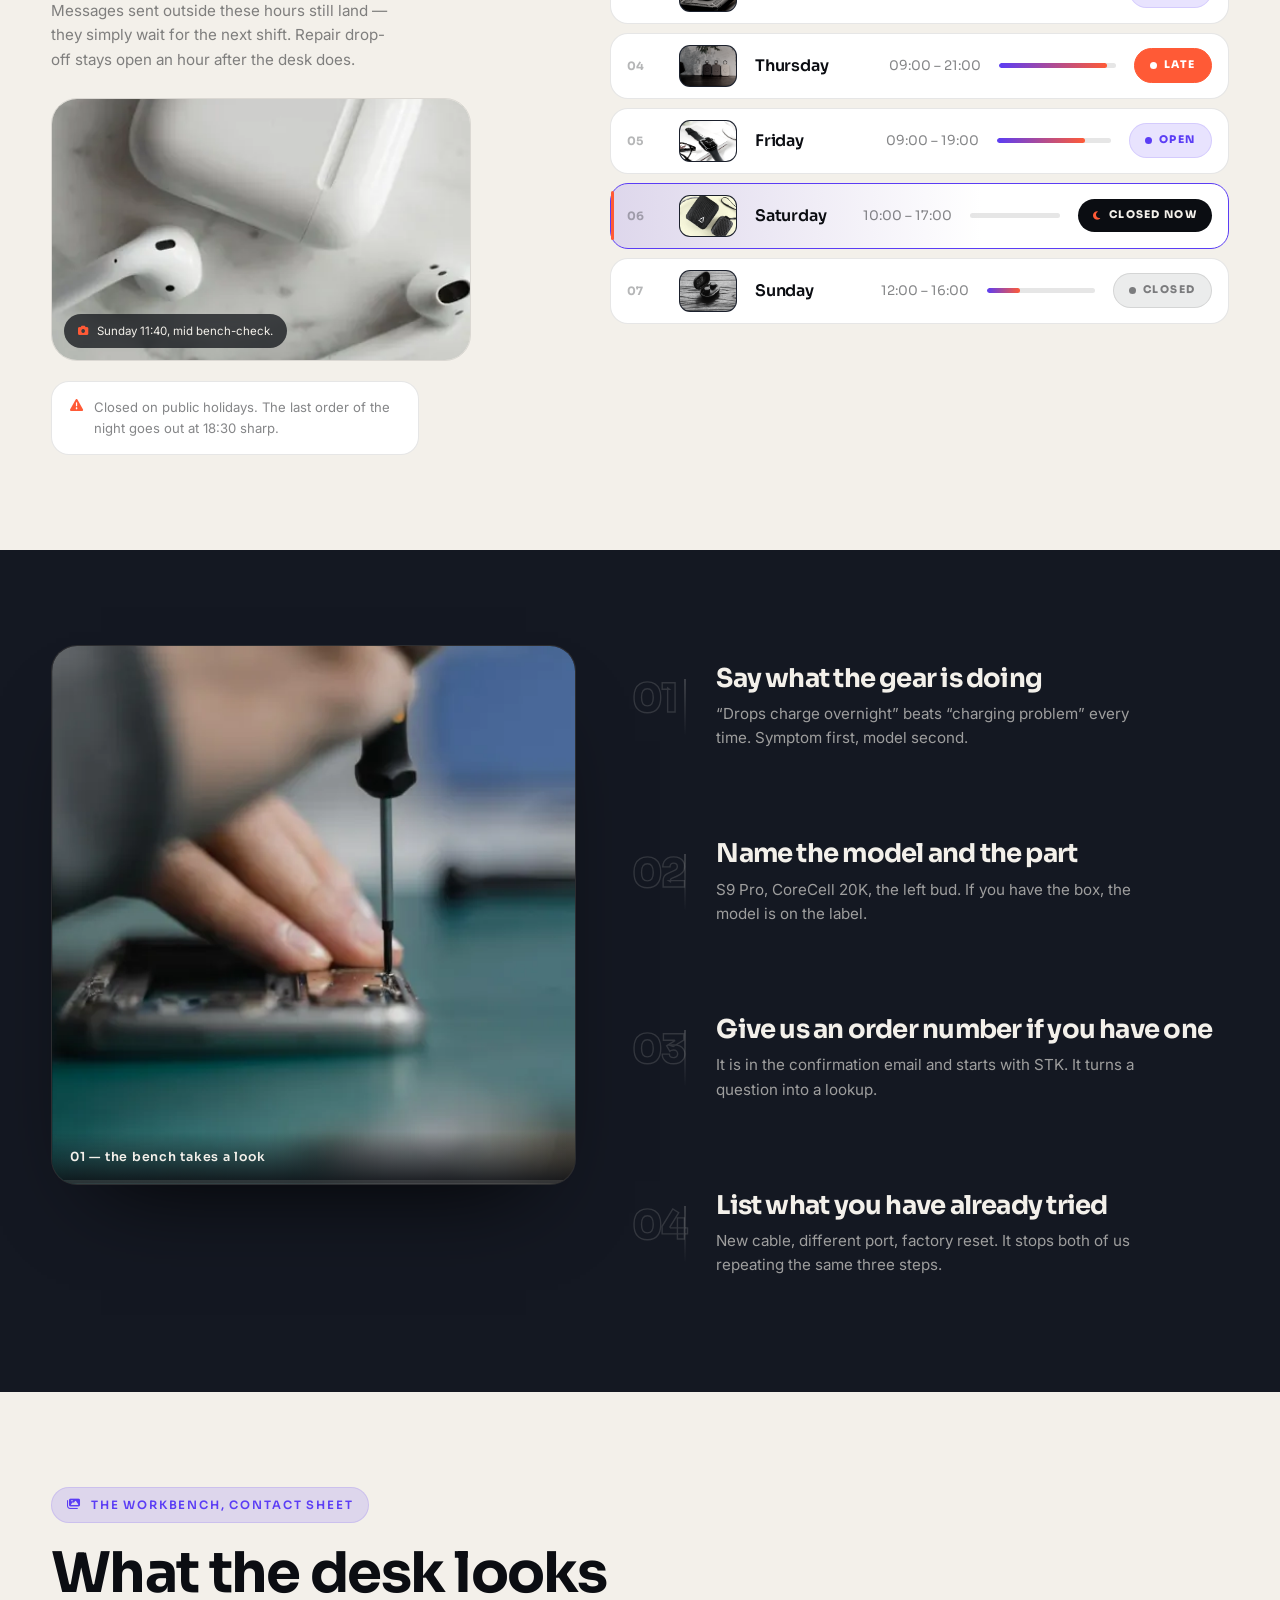
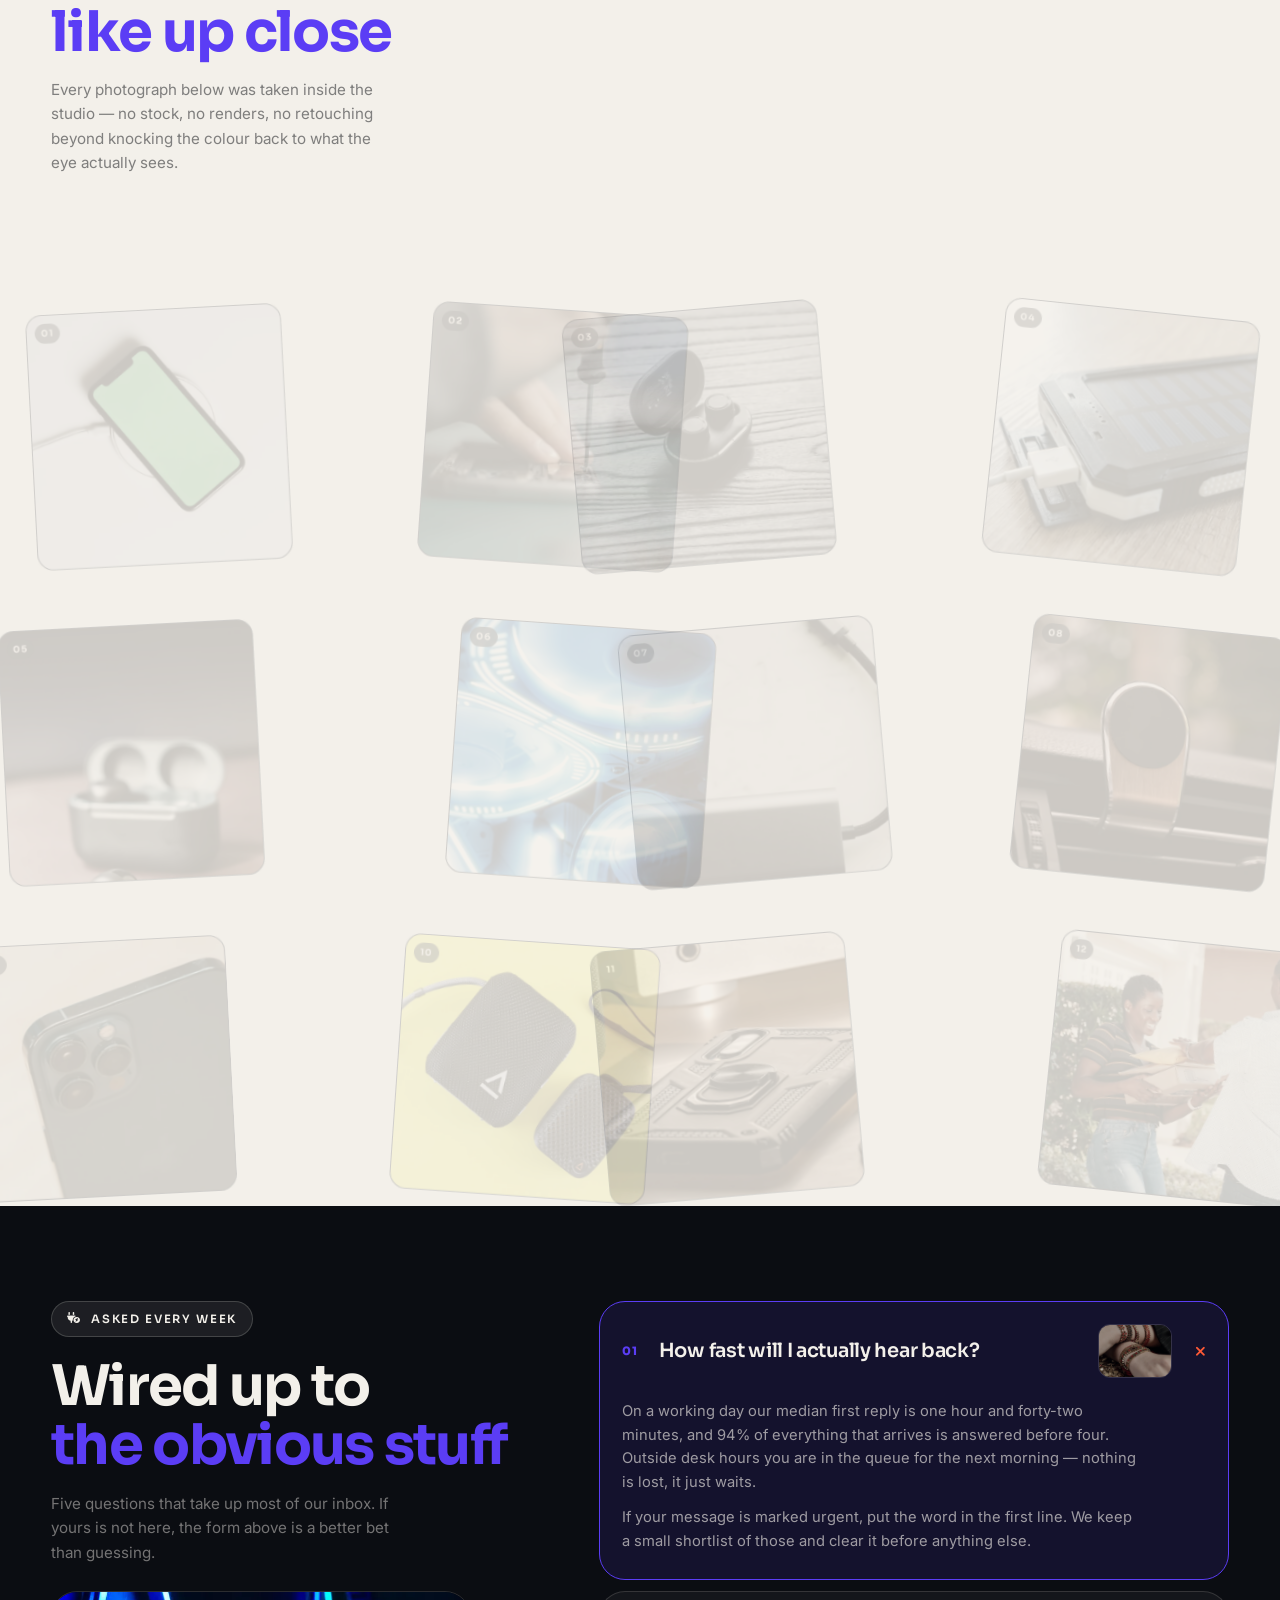
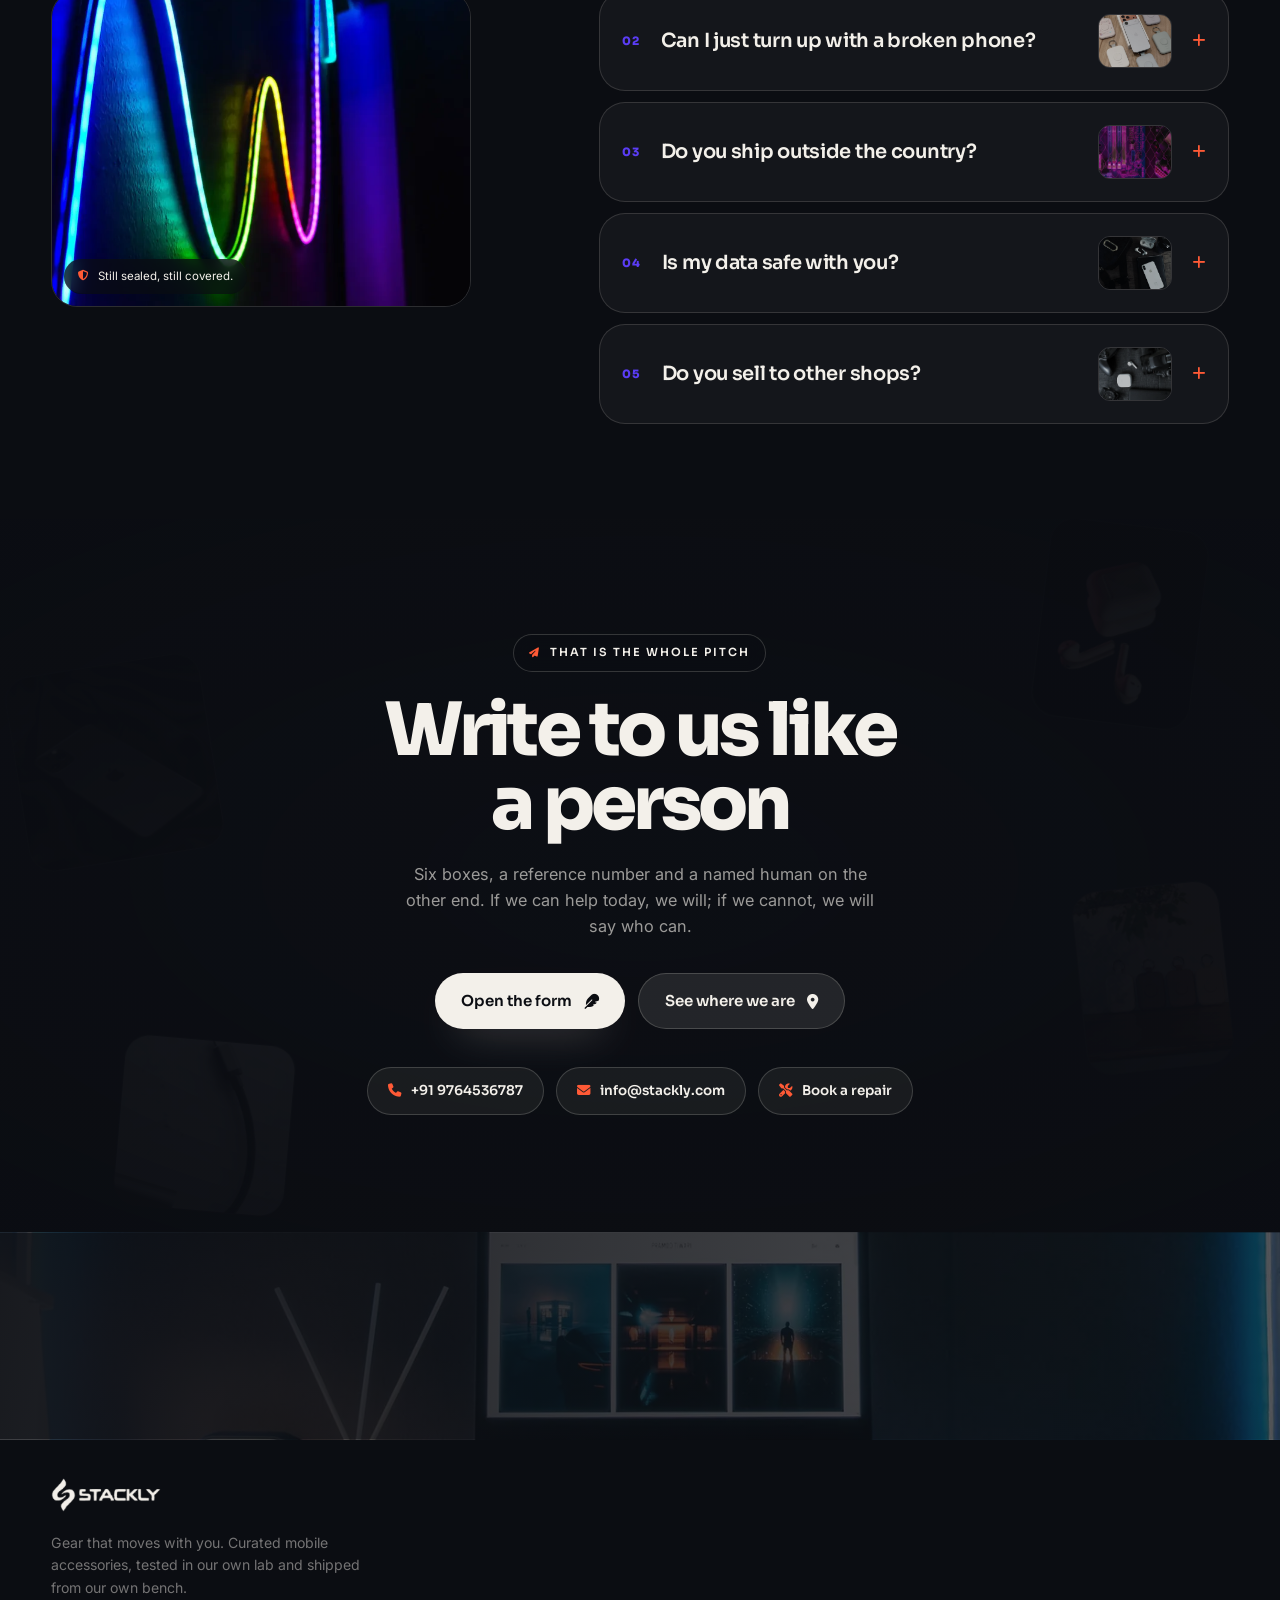
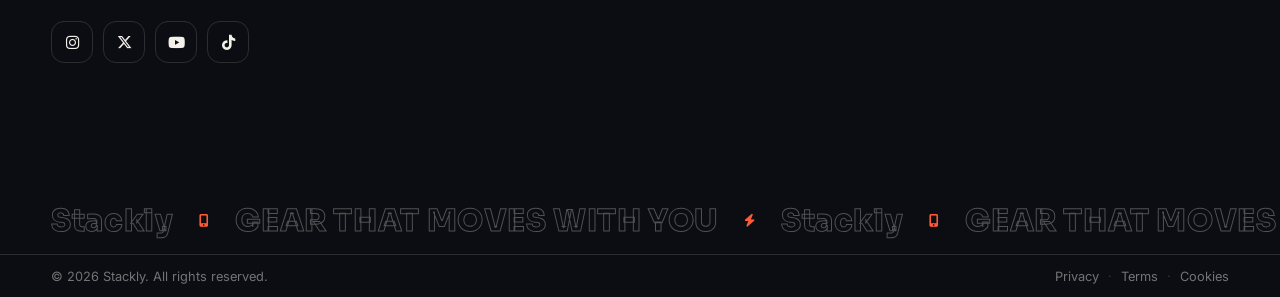
<file: HTML/contact.html>
<!DOCTYPE html>
<html lang="en">
<head>
<meta charset="UTF-8" />
<meta name="viewport" content="width=device-width, initial-scale=1.0" />
<title>Contact — Stackly</title>
<meta name="description" content="Contact Stackly — talk to the counter, the repair bench or the trade desk. A real person reads every message, usually within two hours on a working day." />
<link rel="icon" type="image/webp" href="../images/logo-icon-theme.webp" />
<link rel="preconnect" href="https://fonts.googleapis.com" />
<link rel="preconnect" href="https://fonts.gstatic.com" crossorigin />
<style id="boot-paint">
  /* the whole preloader is inlined so the very first paint IS the loader —
     nothing dark/blank before it, and no blur/mask layers that can fail
     to composite on some GPUs. */
  html,body{background:#0B0D12;color:#F3F0EA;margin:0}
  .preloader{position:fixed;inset:0;z-index:9999;display:grid;place-items:center;overflow:hidden;background:#0B0D12;transition:opacity .55s ease,visibility .55s}
  .pre-glow{position:absolute;inset:0;
    background:
      radial-gradient(68% 60% at 50% 26%,rgba(91,61,245,.34),transparent 66%),
      radial-gradient(60% 55% at 50% 112%,rgba(255,90,54,.26),transparent 72%),
      radial-gradient(circle at 1px 1px,rgba(243,240,234,.10) 1px,transparent 0);
    background-size:auto,auto,26px 26px}
  .pre-inner{position:relative;z-index:2;text-align:center;transition:opacity .5s ease,transform .55s cubic-bezier(.22,1,.36,1)}
  .pre-logo{display:flex;align-items:center;justify-content:center;animation:logoPop 1.1s cubic-bezier(.34,1.56,.64,1) both}
  .pre-logo-img{display:block;width:auto;height:clamp(1.9rem,5.2vw,2.6rem);object-fit:contain;filter:drop-shadow(0 2px 18px rgba(91,61,245,.45))}
  .pre-tag{margin-top:16px;font-size:.74rem;letter-spacing:.3em;text-transform:uppercase;color:rgba(243,240,234,.5);min-height:1.2em}
  .pre-bar{width:min(320px,74vw);height:5px;margin:30px auto 14px;border-radius:20px;background:rgba(243,240,234,.12);overflow:hidden}
  .pre-bar-fill{display:block;height:100%;width:0;border-radius:20px;background:linear-gradient(90deg,#5B3DF5,#FF5A36);box-shadow:0 0 18px rgba(255,90,54,.7)}
  .pre-meta{display:flex;align-items:center;justify-content:center;gap:12px;font-family:"Sora",system-ui,sans-serif;font-size:.78rem;letter-spacing:.1em;color:rgba(243,240,234,.5)}
  .pre-meta #preCount{color:#F3F0EA;font-weight:700;font-size:1rem}
  .pre-dots{display:inline-flex;gap:4px}
  .pre-dots i{width:4px;height:4px;border-radius:50%;background:rgba(243,240,234,.5);animation:blink 1.2s infinite}
  .pre-dots i:nth-child(2){animation-delay:.2s}
  .pre-dots i:nth-child(3){animation-delay:.4s}
  .preloader.done{opacity:0;visibility:hidden;pointer-events:none}
  .preloader.hide{display:none}
  @keyframes logoPop{from{opacity:0;transform:scale(.8) translateY(12px)}}
  @keyframes blink{50%{opacity:.25}}
</style>
<!-- all stylesheets load after the loader has painted (nothing blocks first paint) -->
<link rel="preload" as="style" href="https://fonts.googleapis.com/css2?family=Sora:wght@300;400;500;600;700;800&family=Inter:wght@300;400;500;600;700&display=swap" onload="this.onload=null;this.rel='stylesheet'" />
<link rel="stylesheet" href="https://cdnjs.cloudflare.com/ajax/libs/font-awesome/6.5.2/css/all.min.css" media="print" onload="this.media='all'" />
<link rel="stylesheet" href="../CSS/home.css" media="print" onload="this.media='all'" />
<link rel="stylesheet" href="../CSS/contact.css" media="print" onload="this.media='all'" />
<noscript>
  <link rel="stylesheet" href="https://fonts.googleapis.com/css2?family=Sora:wght@300;400;500;600;700;800&family=Inter:wght@300;400;500;600;700&display=swap" />
  <link rel="stylesheet" href="https://cdnjs.cloudflare.com/ajax/libs/font-awesome/6.5.2/css/all.min.css" />
  <link rel="stylesheet" href="../CSS/home.css" />
  <link rel="stylesheet" href="../CSS/contact.css" />
  <style>
    [data-reveal],[data-aos],[data-ct-r],[data-ct-h]{opacity:1 !important;transform:none !important;clip-path:none !important;filter:none !important}
    .ct-hero__shutter{display:none}
    .ct-map__edge i{transform:none !important}
    .preloader{display:none}
    body{overflow:auto !important}
  </style>
</noscript>
</head>
<body>
<!-- ============ SCROLL PROGRESS ============ -->
<div class="scroll-progress" id="scrollProgress"></div>

<!-- ============ PRELOADER ============ -->
<div class="preloader" id="preloader">
  <div class="pre-glow"></div>
  <div class="pre-inner">
      <div class="pre-logo">
        <img class="pre-logo-img" src="../images/logo-full-theme.webp" alt="Stackly" width="600" height="185" />
      </div>
    <p class="pre-tag" id="preTag">Calibrating your gear</p>

    <div class="pre-bar"><span class="pre-bar-fill" id="preBar"></span></div>
    <div class="pre-meta">
      <span id="preCount">0</span><span>%</span>
      <span class="pre-dots"><i></i><i></i><i></i></span>
      <span id="preStep">Booting store</span>
    </div>
  </div>
</div>

<!-- ============ S1 · HEADER / NAVBAR ============ -->
<header class="site-head" id="header">
  <div class="head-glow" style="background-image:url('../images/nav-surface.webp')"></div>

  <div class="announce">
    <div class="shell announce-inner">
      <div class="announce-track" id="announceTrack">
        <a class="announce-item" href="404.html">
          <img src="../images/chip-1.webp" width="300" height="300" alt="Studio headphones" />
          <span>Launch week — <b>25% off</b> audio gear</span>
          <i class="fa-solid fa-arrow-right-long"></i>
        </a>
        <a class="announce-item" href="404.html">
          <img src="../images/service-repair.webp" width="720" height="520" alt="Doorstep repair service" />
          <span>Free <b>doorstep</b> battery replacement</span>
          <i class="fa-solid fa-arrow-right-long"></i>
        </a>
        <a class="announce-item" href="404.html">
          <img src="../images/chip-2.webp" width="300" height="300" alt="Smart watch" />
          <span>Trade in your watch — <b>up to $60 off</b></span>
          <i class="fa-solid fa-arrow-right-long"></i>
        </a>
      </div>
      <div class="announce-side">
        <span><i class="fa-solid fa-truck-fast"></i> Free shipping over $49</span>
      </div>
    </div>
  </div>

  <nav class="nav shell" id="nav">
    <a class="brand" href="../index.html" aria-label="Stackly home">
      <img class="brand-logo" src="../images/logo-full-theme.webp" alt="Stackly" width="600" height="185" decoding="async" />
    </a>

    <ul class="nav-links" id="navLinks">
      <span class="nav-pill" id="navPill" aria-hidden="true"></span>
      <li><a class="nav-link" href="../index.html">Home</a></li>
      <li><a class="nav-link" href="shop.html">Shop</a></li>
      <li><a class="nav-link" href="service.html">Service</a></li>
      <li><a class="nav-link" href="about.html">About</a></li>
      <li><a class="nav-link is-active" href="contact.html">Contact</a></li>
    </ul>

    <div class="nav-actions">
      <a class="cart-btn" href="cart.html" id="cartBtn" aria-label="Open cart">
        <span class="cart-btn-ico"><i class="fa-solid fa-bag-shopping"></i></span>
        <span class="cart-btn-label">Cart</span>
        <span class="cart-count" id="cartCount">0</span>
        <span class="cart-btn-sheen"></span>
      </a>
       <a class="btn btn--bright btn--sm" href="login.html">
         <span>Sign In</span>
       </a>
      <button class="burger" id="burger" aria-label="Open menu" aria-expanded="false">
        <span></span><span></span><span></span>
      </button>
    </div>
  </nav>
</header>

<!-- ============ MOBILE FULLSCREEN MENU ============ -->
<div class="mmenu" id="mmenu">
  <div class="mmenu-wipe" id="mmenuWipe">
    <div class="mmenu-bg" style="background-image:url('../images/nav-surface.webp')"></div>
    <div class="mmenu-inner">
      <div class="mmenu-head">
        <span class="mmenu-brand"><img src="../images/logo-full-theme.webp" alt="Stackly" width="600" height="185" /></span>
        <button class="mmenu-close" id="mmenuClose" aria-label="Close menu"><i class="fa-solid fa-xmark"></i></button>
      </div>
      <ul class="mmenu-links">
        <li><a href="../index.html"><em>01</em><span>Home</span><i class="fa-solid fa-arrow-right-long"></i></a></li>
        <li><a href="shop.html"><em>02</em><span>Shop</span><i class="fa-solid fa-arrow-right-long"></i></a></li>
        <li><a href="service.html"><em>03</em><span>Service</span><i class="fa-solid fa-arrow-right-long"></i></a></li>
        <li><a href="about.html"><em>04</em><span>About</span><i class="fa-solid fa-arrow-right-long"></i></a></li>
        <li><a href="contact.html" class="is-active" aria-current="page"><em>05</em><span>Contact</span><i class="fa-solid fa-arrow-right-long"></i></a></li>
      </ul>
      <div class="mmenu-foot">
        <a class="btn btn--solid btn--full" href="login.html"><span>Sign In</span></a>
        <p class="mmenu-note"><i class="fa-solid fa-truck-fast"></i> Free shipping over $49 · 30-day returns</p>
      </div>
    </div>
  </div>
</div>

<main>
<!-- ===================================================================
     S2 · HERO — THE SWITCHBOARD
     A shutter of slats rolls up off the photograph, then four channel
     cards drop onto the board face by face.
     =================================================================== -->
<section class="ct-hero" id="ctHero">
  <div class="ct-hero__bg" aria-hidden="true">
    <img class="ct-hero__shot" src="../images/support.webp" alt="" id="ctShot" />
    <span class="ct-hero__scrim"></span>
    <span class="ct-hero__shutter" id="ctShutter">
      <i></i><i></i><i></i><i></i><i></i><i></i><i></i><i></i><i></i>
    </span>
  </div>

  <div class="shell ct-hero__grid">
    <div class="ct-hero__copy">
      <span class="ct-chip" data-ct-h><i class="fa-solid fa-headset"></i> The desk is staffed today</span>

      <h1 class="ct-hero__t" data-ct-h>
        <span class="ct-mask"><span>Tell us what</span></span>
        <span class="ct-mask"><span>your gear</span> <em>is doing.</em></span>
      </h1>

      <p class="ct-hero__sub" data-ct-h>
        Describe the fault, the order or the idea. A real person reads every message —
        usually inside two hours on a working day, and always inside one working day.
      </p>

      <div class="ct-hero__cta" data-ct-h>
        <a class="btn btn--bright btn--magnet" href="404.html">
          <span>Start a message</span><i class="fa-solid fa-feather"></i>
        </a>
        <a class="btn btn--glass" href="404.html">
          <span class="play-ring"><i class="fa-solid fa-location-dot"></i></span>
          <span>Find the shop</span>
        </a>
      </div>

      <dl class="ct-hero__read" data-ct-h>
        <div><dt>Median first reply</dt><dd>1h 42m</dd></div>
        <div><dt>Messages answered</dt><dd>9,140</dd></div>
        <div><dt>No bots, ever</dt><dd>100%</dd></div>
      </dl>
    </div>

    <!-- the board: four channel cards, each with its own photograph -->
    <div class="ct-board" id="ctBoard">
      <div class="ct-board__head">
        <span class="ct-board__label"><i class="fa-solid fa-tower-broadcast"></i> Live channel board</span>
        <span class="ct-board__lamp" aria-hidden="true"><i></i>4 open</span>
      </div>

      <a class="ct-line" href="404.html">
        <span class="ct-line__no">01</span>
        <span class="ct-line__pic"><img src="../images/product-1.webp" alt="" loading="lazy" /><i class="ct-line__wipe"></i></span>
        <span class="ct-line__tx">
          <b>The counter</b>
          <em>Sales, orders, returns</em>
        </span>
        <span class="ct-line__val">order@stackly.com<i class="fa-solid fa-arrow-up-right-from-square"></i></span>
        <span class="ct-line__flap" aria-hidden="true"><i></i></span>
      </a>

      <a class="ct-line" href="404.html">
        <span class="ct-line__no">02</span>
        <span class="ct-line__pic"><img src="../images/service-repair.webp" alt="" loading="lazy" /><i class="ct-line__wipe"></i></span>
        <span class="ct-line__tx">
          <b>The repair bench</b>
          <em>Faults, batteries, ports</em>
        </span>
        <span class="ct-line__val">+91 9764536787<i class="fa-solid fa-phone"></i></span>
        <span class="ct-line__flap" aria-hidden="true"><i></i></span>
      </a>

      <a class="ct-line" href="404.html">
        <span class="ct-line__no">03</span>
        <span class="ct-line__pic"><img src="../images/gallery-1.webp" alt="" loading="lazy" /><i class="ct-line__wipe"></i></span>
        <span class="ct-line__tx">
          <b>The lab</b>
          <em>Wholesale &amp; stockists</em>
        </span>
        <span class="ct-line__val">lab@stackly.com<i class="fa-solid fa-flask"></i></span>
        <span class="ct-line__flap" aria-hidden="true"><i></i></span>
      </a>

      <a class="ct-line" href="404.html">
        <span class="ct-line__no">04</span>
        <span class="ct-line__pic"><img src="../images/product-2.webp" alt="" loading="lazy" /><i class="ct-line__wipe"></i></span>
        <span class="ct-line__tx">
          <b>The front desk</b>
          <em>Press &amp; partnerships</em>
        </span>
        <span class="ct-line__val">info@stackly.com<i class="fa-solid fa-bullhorn"></i></span>
        <span class="ct-line__flap" aria-hidden="true"><i></i></span>
      </a>
    </div>
  </div>

</section>

<!-- ===================================================================
     S3 · THE LADDER — four doors
     A stepped diagonal of full-width rows; each rung climbs into place
     from its own diagonal as the section is scrubbed.
     =================================================================== -->
<section class="ct-ladder" id="ctLadder">
  <div class="shell">
    <div class="ct-ladder__head">
      <span class="eyebrow" data-ct-r="blinds"><i class="fa-solid fa-door-open"></i> Start here</span>
      <h2 class="sec-title" data-ct-r="blinds">Pick a door, we will open<br /><span class="accent">the right one</span></h2>
      <p class="sec-note" data-ct-r="blinds">
        Tap any door and the message form opens with the topic already set, so your note
        lands on the right bench instead of bouncing between three inboxes.
      </p>
    </div>

    <div class="ct-steps" id="ctSteps">
      <span class="ct-steps__spine" aria-hidden="true"><i id="ctSpine"></i></span>

      <article class="ct-step" style="--k:0" data-ct-r="lift">
        <div class="ct-step__hit">
          <span class="ct-step__media">
            <img src="../images/service-repair.webp" alt="Technician working on a phone at the repair bench" loading="lazy" />
            <i class="ct-step__wipe" aria-hidden="true"></i>
          </span>
          <span class="ct-step__ico"><i class="fa-solid fa-screwdriver-wrench"></i></span>
          <span class="ct-step__body">
            <span class="ct-step__no">Door 01</span>
            <h3>Something is broken</h3>
            <p>Battery draining, port loose, screen cracked, sound cutting out. Tell us the
              model and the symptom and we will quote before we touch anything.</p>
            <span class="ct-step__ask"><i class="fa-solid fa-quote-left"></i> “My S8 loses 40% overnight.”</span>
          </span>
          <a class="ct-step__go" href="404.html" aria-label="Door 01"><i class="fa-solid fa-arrow-right-long"></i></a>
        </div>
      </article>

      <article class="ct-step" style="--k:1" data-ct-r="lift">
        <div class="ct-step__hit">
          <span class="ct-step__media">
            <img src="../images/product-4.webp" alt="Magnetic phone holder mounted on a car air vent" loading="lazy" />
            <i class="ct-step__wipe" aria-hidden="true"></i>
          </span>
          <span class="ct-step__ico"><i class="fa-solid fa-box"></i></span>
          <span class="ct-step__body">
            <span class="ct-step__no">Door 02</span>
            <h3>Where is my order</h3>
            <p>Have the order number from your confirmation email. We can redirect a parcel,
              extend a dispatch window or start a return in one message.</p>
            <span class="ct-step__ask"><i class="fa-solid fa-quote-left"></i> “Order STK-48210, still unboxed.”</span>
          </span>
          <a class="ct-step__go" href="404.html" aria-label="Door 02"><i class="fa-solid fa-arrow-right-long"></i></a>
        </div>
      </article>

      <article class="ct-step" style="--k:2" data-ct-r="lift">
        <div class="ct-step__hit">
          <span class="ct-step__media">
            <img src="../images/gallery-1.webp" alt="Illuminated test rig in the Stackly lab" loading="lazy" />
            <i class="ct-step__wipe" aria-hidden="true"></i>
          </span>
          <span class="ct-step__ico"><i class="fa-solid fa-boxes-stacked"></i></span>
          <span class="ct-step__body">
            <span class="ct-step__no">Door 03</span>
            <h3>I buy in volume</h3>
            <p>Stockists, gifting and corporate runs. Send quantities and a delivery postcode
              and the lab will send a compatibility sheet the same day.</p>
            <span class="ct-step__ask"><i class="fa-solid fa-quote-left"></i> “250 units, ship to 40218.”</span>
          </span>
          <a class="ct-step__go" href="404.html" aria-label="Door 03"><i class="fa-solid fa-arrow-right-long"></i></a>
        </div>
      </article>

      <article class="ct-step" style="--k:3" data-ct-r="lift">
        <div class="ct-step__hit">
          <span class="ct-step__media">
            <img src="../images/arrival-1.webp" alt="Wireless earbuds resting on a studio backdrop" loading="lazy" />
            <i class="ct-step__wipe" aria-hidden="true"></i>
          </span>
          <span class="ct-step__ico"><i class="fa-solid fa-comment-dots"></i></span>
          <span class="ct-step__body">
            <span class="ct-step__no">Door 04</span>
            <h3>Something else entirely</h3>
            <p>Press, collaborations, a repair nobody else will touch, or just asking what a
              cable does. All of it is welcome — nothing gets filtered.</p>
            <span class="ct-step__ask"><i class="fa-solid fa-quote-left"></i> “Can I use the S9 Pro abroad?”</span>
          </span>
          <a class="ct-step__go" href="404.html" aria-label="Door 04"><i class="fa-solid fa-arrow-right-long"></i></a>
        </div>
      </article>
    </div>
  </div>
</section>

<!-- ===================================================================
     S4 · THE TRANSMISSION — the validated message form
     Inline errors sit directly under the field they belong to.
     =================================================================== -->
<section class="ct-form" id="ctForm">
  <div class="shell">
    <div class="ct-form__head">
      <span class="eyebrow eyebrow--light" data-ct-r="edge"><i class="fa-solid fa-tower-broadcast"></i> Message the bench</span>
      <h2 class="sec-title" data-ct-r="edge">Send it once.<br /><span class="accent">We will not chase you.</span></h2>
      <p class="sec-note sec-note--light" data-ct-r="edge">
        Six fields, no account, no captcha. Every message gets a reference number the
        moment it lands, and a reply from a named person — not a template.
      </p>
    </div>

    <div class="ct-form__grid">
      <!-- ---------- the work order ---------- -->
      <div class="ct-order" id="ctOrder">
        <div class="ct-order__strip">
          <span class="ct-serial">Work order <b id="ctSerial">CT-000000</b></span>
          <span class="ct-order__stamp" id="ctStamp"><i class="fa-solid fa-feather-pointed"></i> Draft</span>
          <span class="ct-order__pic">
            <img src="../images/product-detail.webp" alt="" loading="lazy" />
          </span>
        </div>

        <form class="ct-formbox" id="ctFormBox" novalidate>
          <div class="ct-row">
            <div class="ct-f" data-f="name">
              <label for="ctName">Full name</label>
              <span class="ct-ctl">
                <i class="fa-solid fa-user" aria-hidden="true"></i>
                <input type="text" id="ctName" name="name" placeholder="Amara Okonkwo"
                       autocomplete="name" aria-describedby="ctNameErr" />
                <i class="ct-tick fa-solid fa-circle-check" aria-hidden="true"></i>
              </span>
              <p class="ct-err" id="ctNameErr" role="alert"></p>
            </div>

            <div class="ct-f" data-f="email">
              <label for="ctEmail">Email address</label>
              <span class="ct-ctl">
                <i class="fa-solid fa-envelope" aria-hidden="true"></i>
                <input type="email" id="ctEmail" name="email" placeholder="you@example.com"
                       autocomplete="email" aria-describedby="ctEmailErr" />
                <i class="ct-tick fa-solid fa-circle-check" aria-hidden="true"></i>
              </span>
              <p class="ct-err" id="ctEmailErr" role="alert"></p>
            </div>
          </div>

          <div class="ct-row">
            <div class="ct-f" data-f="phone">
              <label for="ctPhone">Phone <small>optional</small></label>
              <span class="ct-ctl">
                <i class="fa-solid fa-mobile-screen" aria-hidden="true"></i>
                <input type="tel" id="ctPhone" name="phone" placeholder="+91 9764536787"
                       autocomplete="tel" aria-describedby="ctPhoneErr" />
                <i class="ct-tick fa-solid fa-circle-check" aria-hidden="true"></i>
              </span>
              <p class="ct-err" id="ctPhoneErr" role="alert"></p>
            </div>

            <div class="ct-f" data-f="order">
              <label for="ctOrderNo">Order number <small>optional</small></label>
              <span class="ct-ctl">
                <i class="fa-solid fa-receipt" aria-hidden="true"></i>
                <input type="text" id="ctOrderNo" name="order" placeholder="STK-48210"
                       aria-describedby="ctOrderErr" />
                <i class="ct-tick fa-solid fa-circle-check" aria-hidden="true"></i>
              </span>
              <p class="ct-err" id="ctOrderErr" role="alert"></p>
            </div>
          </div>

          <fieldset class="ct-f ct-f--chips" data-f="topic">
            <legend>What is this about?</legend>
            <div class="ct-chips">
              <label class="ct-pick"><input type="radio" name="topic" value="order" /><span><i class="fa-solid fa-box"></i> Order</span></label>
              <label class="ct-pick"><input type="radio" name="topic" value="repair" /><span><i class="fa-solid fa-screwdriver-wrench"></i> Repair</span></label>
              <label class="ct-pick"><input type="radio" name="topic" value="trade" /><span><i class="fa-solid fa-boxes-stacked"></i> Trade</span></label>
              <label class="ct-pick"><input type="radio" name="topic" value="press" /><span><i class="fa-solid fa-bullhorn"></i> Press</span></label>
              <label class="ct-pick"><input type="radio" name="topic" value="other" /><span><i class="fa-solid fa-comment-dots"></i> Other</span></label>
            </div>
            <p class="ct-err" id="ctTopicErr" role="alert"></p>
          </fieldset>

          <div class="ct-f" data-f="message">
            <label for="ctMsg">Your message</label>
            <span class="ct-ctl ct-ctl--area">
              <textarea id="ctMsg" name="message" rows="5"
                        placeholder="What happened, what you expected, and what you have already tried."
                        aria-describedby="ctMsgErr ctCount"></textarea>
            </span>
            <span class="ct-count"><b id="ctCountNow">0</b> / 600</span>
            <p class="ct-err" id="ctMsgErr" role="alert"></p>
          </div>

          <div class="ct-f ct-f--check" data-f="consent">
            <label class="ct-check">
              <input type="checkbox" id="ctOk" name="consent" aria-describedby="ctOkErr" />
              <span class="ct-check__box"><i class="fa-solid fa-check" aria-hidden="true"></i></span>
              <span class="ct-check__tx">Yes, Stackly may email me about this message. No newsletter, no resale of my details.</span>
            </label>
            <p class="ct-err" id="ctOkErr" role="alert"></p>
          </div>

          <div class="ct-formbox__foot">
            <button class="btn btn--solid btn--magnet" type="submit" id="ctSend">
              <span>Send message</span><i class="fa-solid fa-paper-plane"></i>
            </button>
            <p class="ct-formbox__note"><i class="fa-solid fa-lock"></i> Encrypted in transit, never shared.</p>
          </div>
        </form>

        <!-- ---------- the receipt (shown once the form validates) ---------- -->
        <div class="ct-receipt" id="ctReceipt" hidden>
          <span class="ct-receipt__stamp" aria-hidden="true"><i class="fa-solid fa-check"></i> Sent</span>
          <span class="ct-receipt__pic">
            <img src="../images/service-authenticity.webp" alt="" loading="lazy" />
          </span>
          <h3>Message away.</h3>
          <p>It is on the bench and it has a reference. Keep this — quote it if you need to chase us.</p>
          <dl class="ct-receipt__list">
            <div><dt>Reference</dt><dd id="ctRcRef">CT-000000</dd></div>
            <div><dt>Going to</dt><dd id="ctRcTopic">The counter</dd></div>
            <div><dt>Reply to</dt><dd id="ctRcMail">you@example.com</dd></div>
            <div><dt>Typical wait</dt><dd id="ctRcWait">under 2 hours</dd></div>
          </dl>
          <button class="btn btn--ghost btn--sm" type="button" id="ctAgain"><span>Write another</span></button>
        </div>
      </div>

      <!-- ---------- the signal panel ---------- -->
      <aside class="ct-signal" id="ctSignal">
        <figure class="ct-signal__pic">
          <img src="../images/service-repair.webp" alt="A Stackly technician repairing a phone at the bench" loading="lazy" />
          <figcaption><i class="fa-solid fa-circle-check"></i> The bench, 09:20 — two techs on the floor.</figcaption>
        </figure>

        <div class="ct-signal__meter">
          <div class="ct-signal__bars" aria-hidden="true">
            <i></i><i></i><i></i><i></i><i></i>
          </div>
          <div class="ct-signal__read">
            <b>Signal <span id="ctSigPct">0</span>%</b>
            <em id="ctSigNote">Nothing filled in yet</em>
          </div>
        </div>

        <ol class="ct-signal__steps">
          <li><span>01</span><p><b>It lands</b> in the shared inbox with your reference attached.</p></li>
          <li><span>02</span><p><b>A person reads it</b> — the same person will answer, not a queue.</p></li>
          <li><span>03</span><p><b>You get a reply</b> by email, with photos if the answer is visual.</p></li>
        </ol>

        <div class="ct-signal__alt">
          <p>Rather not type?</p>
          <a class="ct-signal__link" href="404.html"><i class="fa-solid fa-phone"></i> +91 9764536787</a>
          <a class="ct-signal__link" href="404.html"><i class="fa-solid fa-envelope"></i> info@stackly.com</a>
        </div>
      </aside>
    </div>
  </div>
</section>

<!-- ===================================================================
     S5 · FIND US — the embedded map
     The frame draws its own border, the pin drops in and the sheet
     settles from above.
     =================================================================== -->
<section class="ct-map" id="ctMap">
  <div class="shell">
    <div class="ct-map__head">
      <div>
        <span class="eyebrow" data-ct-r="tiltin"><i class="fa-solid fa-map-location-dot"></i> Where we are</span>
        <h2 class="sec-title" data-ct-r="tiltin">MMR Complex, Chinna Thirupathi,<br /><span class="accent">Salem, and that is it</span></h2>
      </div>
      <p class="sec-note" data-ct-r="tiltin">
        One shop, one workshop behind it, one loading bay. Ring the bell on the violet
        door if the shutter is down — someone is usually still inside.
      </p>
    </div>

    <div class="ct-map__grid">
      <div class="ct-map__frame" id="ctMapFrame">
        <span class="ct-map__edge" aria-hidden="true"><i></i><i></i><i></i><i></i></span>
        <iframe src="https://www.google.com/maps?q=MMR%20Complex%2C%20Chinna%20Thirupathi%2C%20near%20Chinna%20Muniyappan%20Kovil%2C%20Salem%2C%20Tamil%20Nadu%20636008&output=embed&hl=en" width="600" height="450" style="border:0;display:block;position:relative;z-index:1;" allowfullscreen="" loading="lazy" referrerpolicy="strict-origin-when-cross-origin" title="Stackly store location on Google Maps"></iframe>

        <div class="ct-map__card">
          <strong>Stackly Accessories — Main Store</strong>
          <span>MMR Complex, Chinna Thirupathi, near Chinna Muniyappan Kovil, Salem, Tamil Nadu 636008</span>
          <div class="ct-map__card-split">
            <p><i class="fa-solid fa-phone"></i>+91 9856784567</p>
            <p><i class="fa-solid fa-clock"></i>Mon–Sat, 9AM–6PM</p>
          </div>
          <a href="404.html" rel="noopener">Get Directions</a>
        </div>
      </div>

      <aside class="ct-map__side">
        <article class="ct-way" data-ct-r="slide" style="--d:.05s">
          <span class="ct-way__pic"><img src="../images/product-4.webp" alt="Magnetic phone holder clipped to a car air vent" loading="lazy" /></span>
          <h3>By car</h3>
          <p>Free loading bay behind the shop, 40m from the door. Come in from the Chinna Muniyappan Kovil side —
            the lane is narrow.</p>
        </article>
        <article class="ct-way" data-ct-r="slide" style="--d:.14s">
          <span class="ct-way__pic"><img src="../images/service-delivery.webp" alt="Courier handing over a parcel" loading="lazy" /></span>
          <h3>By rail</h3>
          <p>Salem Junction is a fifteen-minute ride. Ask for Chinna Thirupathi
            and stop beside the kovil — we are just past it.</p>
        </article>
        <article class="ct-way" data-ct-r="slide" style="--d:.23s">
          <span class="ct-way__pic"><img src="../images/gallery-2.webp" alt="Coloured light in the test area" loading="lazy" /></span>
          <h3>On two wheels</h3>
          <p>Six covered stands right outside. Bring the gear in the bag — we will
            test it on the spot while you wait.</p>
        </article>
      </aside>
    </div>
  </div>
</section>

<!-- ===================================================================
     S6 · A NOTE FROM THE BENCH
     The portrait's corner peels back as the section is scrubbed.
     =================================================================== -->
<section class="ct-note" id="ctNote">
  <div class="shell ct-note__grid">
    <div class="ct-note__picwrap">
      <figure class="ct-note__sheet" id="ctSheetNote">
        <span class="ct-note__back" aria-hidden="true"><img src="../images/blog-2.webp" alt="" loading="lazy" /></span>
        <span class="ct-note__front">
          <img src="../images/avatar-1.webp" alt="Nadia Reyes, who answers most Stackly messages" loading="lazy" />
          <i class="ct-note__corner" aria-hidden="true"></i>
        </span>
      </figure>
      <span class="ct-note__clip" aria-hidden="true"></span>
      <p class="ct-note__cap">Nadia, on the front desk since 2021. She reads roughly forty
        messages a day and remembers most of them.</p>
    </div>

    <div class="ct-note__tx">
      <span class="eyebrow eyebrow--light" data-ct-r="blinds"><i class="fa-solid fa-quote-left"></i> From the desk</span>
      <h2 class="sec-title" data-ct-r="blinds">No scripts.<br /><span class="accent">No ticket number</span> in the subject line.</h2>
      <div class="ct-note__body" data-ct-r="blinds">
        <p>People expect a wall of forms and a reply three days later. You will get six
          boxes and a person — usually me, usually before your coffee goes cold.</p>
        <p>If your message needs a photo, I will ask for one rather than guess. If it needs
          a part, I will tell you the price before we order it. If I do not know, I will
          say so and find out.</p>
        <p>Write to us in whatever language you like. We are not precious about it here.</p>
      </div>
      <div class="ct-note__sign" data-ct-r="blinds">
        <b>Nadia Reyes</b>
        <em>Front desk &amp; trade enquiries</em>
        <a class="btn btn--glass btn--sm" href="404.html"><span>Write to Nadia</span><i class="fa-solid fa-feather"></i></a>
      </div>
    </div>
  </div>
</section>

<!-- ===================================================================
     S7 · DESK SHIFT — weekly hours
     Rows arrive with a stamp thump; the tape spine draws as you read.
     =================================================================== -->
<section class="ct-hours" id="ctHours">
  <div class="shell ct-hours__grid">
    <div class="ct-hours__head">
      <span class="eyebrow" data-ct-r="blinds"><i class="fa-solid fa-clock"></i> Desk shift</span>
      <h2 class="sec-title" data-ct-r="blinds">When someone is<br /><span class="accent">actually here</span></h2>
      <p class="sec-note" data-ct-r="blinds">
        Messages sent outside these hours still land — they simply wait for the next shift.
        Repair drop-off stays open an hour after the desk does.
      </p>
      <figure class="ct-hours__pic" data-ct-r="slide">
        <img src="../images/preloader-core.webp" alt="" loading="lazy" />
        <figcaption><i class="fa-solid fa-camera"></i> Sunday 11:40, mid bench-check.</figcaption>
      </figure>
      <p class="ct-hours__note" data-ct-r="blinds">
        <i class="fa-solid fa-triangle-exclamation"></i> Closed on public holidays. The last
        order of the night goes out at 18:30 sharp.
      </p>
    </div>

    <ol class="ct-tape" id="ctTape">
      <li class="ct-day" data-day="1"><span class="ct-day__no">01</span><span class="ct-day__pic"><img src="../images/cat-speakers.webp" alt="" loading="lazy" /></span><span class="ct-day__nm">Monday</span><span class="ct-day__hr">09:00 – 19:00</span><span class="ct-day__bar"><i></i></span><span class="ct-day__now"><i class="fa-solid fa-circle"></i><span>Open now</span></span><span class="ct-day__st">Open</span></li>
      <li class="ct-day" data-day="2"><span class="ct-day__no">02</span><span class="ct-day__pic"><img src="../images/cat-chargers.webp" alt="" loading="lazy" /></span><span class="ct-day__nm">Tuesday</span><span class="ct-day__hr">09:00 – 19:00</span><span class="ct-day__bar"><i></i></span><span class="ct-day__now"><i class="fa-solid fa-circle"></i><span>Open now</span></span><span class="ct-day__st">Open</span></li>
      <li class="ct-day" data-day="3"><span class="ct-day__no">03</span><span class="ct-day__pic"><img src="../images/cat-cases.webp" alt="" loading="lazy" /></span><span class="ct-day__nm">Wednesday</span><span class="ct-day__hr">09:00 – 19:00</span><span class="ct-day__bar"><i></i></span><span class="ct-day__now"><i class="fa-solid fa-circle"></i><span>Open now</span></span><span class="ct-day__st">Open</span></li>
      <li class="ct-day" data-day="4"><span class="ct-day__no">04</span><span class="ct-day__pic"><img src="../images/cat-powerbanks.webp" alt="" loading="lazy" /></span><span class="ct-day__nm">Thursday</span><span class="ct-day__hr">09:00 – 21:00</span><span class="ct-day__bar"><i></i></span><span class="ct-day__now"><i class="fa-solid fa-circle"></i><span>Open now</span></span><span class="ct-day__st">Late</span></li>
      <li class="ct-day" data-day="5"><span class="ct-day__no">05</span><span class="ct-day__pic"><img src="../images/cat-watch.webp" alt="" loading="lazy" /></span><span class="ct-day__nm">Friday</span><span class="ct-day__hr">09:00 – 19:00</span><span class="ct-day__bar"><i></i></span><span class="ct-day__now"><i class="fa-solid fa-circle"></i><span>Open now</span></span><span class="ct-day__st">Open</span></li>
      <li class="ct-day" data-day="6"><span class="ct-day__no">06</span><span class="ct-day__pic"><img src="../images/product-3.webp" alt="" loading="lazy" /></span><span class="ct-day__nm">Saturday</span><span class="ct-day__hr">10:00 – 17:00</span><span class="ct-day__bar"><i></i></span><span class="ct-day__now"><i class="fa-solid fa-circle"></i><span>Open now</span></span><span class="ct-day__st">Short</span></li>
      <li class="ct-day" data-day="0"><span class="ct-day__no">07</span><span class="ct-day__pic"><img src="../images/cat-earbuds.webp" alt="" loading="lazy" /></span><span class="ct-day__nm">Sunday</span><span class="ct-day__hr">12:00 – 16:00</span><span class="ct-day__bar"><i></i></span><span class="ct-day__now"><i class="fa-solid fa-circle"></i><span>Open now</span></span><span class="ct-day__st">Closed</span></li>
    </ol>
  </div>
</section>

<!-- ===================================================================
     S8 · BEFORE YOU WRITE
     A sticky frame on the left; the photograph on the right changes as
     each step passes the reading line.
     =================================================================== -->
<section class="ct-pre" id="ctPre">
  <div class="shell ct-pre__grid">
    <div class="ct-pre__stage" id="ctStage">
      <div class="ct-pre__frames" id="ctFrames">
        <figure class="ct-pre__frame is-on"><img src="../images/service-repair.webp" alt="Diagnostic rig on the repair bench" loading="lazy" /><figcaption>01 — the bench takes a look</figcaption></figure>
        <figure class="ct-pre__frame"><img src="../images/product-1.webp" alt="Phone resting on a wireless charging pad" loading="lazy" /><figcaption>02 — a model and a symptom</figcaption></figure>
        <figure class="ct-pre__frame"><img src="../images/service-delivery.webp" alt="Parcel being handed to a courier" loading="lazy" /><figcaption>03 — a number we can look up</figcaption></figure>
        <figure class="ct-pre__frame"><img src="../images/service-authenticity.webp" alt="Sealed accessories with authenticity seals" loading="lazy" /><figcaption>04 — what you already tried</figcaption></figure>
      </div>
      <span class="ct-pre__tape" aria-hidden="true"><i id="ctPreTape"></i></span>
    </div>

    <ol class="ct-pre__list" id="ctPreList">
      <li class="ct-pre__item" data-i="0">
        <span class="ct-pre__no">01</span>
        <h3>Say what the gear is doing</h3>
        <p>“Drops charge overnight” beats “charging problem” every time. Symptom first, model second.</p>
      </li>
      <li class="ct-pre__item" data-i="1">
        <span class="ct-pre__no">02</span>
        <h3>Name the model and the part</h3>
        <p>S9 Pro, CoreCell 20K, the left bud. If you have the box, the model is on the label.</p>
      </li>
      <li class="ct-pre__item" data-i="2">
        <span class="ct-pre__no">03</span>
        <h3>Give us an order number if you have one</h3>
        <p>It is in the confirmation email and starts with STK. It turns a question into a lookup.</p>
      </li>
      <li class="ct-pre__item" data-i="3">
        <span class="ct-pre__no">04</span>
        <h3>List what you have already tried</h3>
        <p>New cable, different port, factory reset. It stops both of us repeating the same three steps.</p>
      </li>
    </ol>
  </div>
</section>

<!-- ===================================================================
     S9 · CONTACT SHEET
     Twelve frames thrown loose across the table, squared up as you scroll.
     =================================================================== -->
<section class="ct-sheet" id="ctSheet">
  <div class="shell">
    <div class="ct-sheet__head">
      <span class="eyebrow" data-ct-r="edge"><i class="fa-solid fa-images"></i> The workbench, contact sheet</span>
      <h2 class="sec-title" data-ct-r="edge">What the desk looks <span class="accent">like up close</span></h2>
      <p class="sec-note" data-ct-r="edge">
        Every photograph below was taken inside the studio — no stock, no renders, no
        retouching beyond knocking the colour back to what the eye actually sees.
      </p>
    </div>

    <div class="ct-cells" id="ctCells">
      <figure class="ct-cell" style="--j:0"><img src="../images/product-1.webp" alt="Phone on a wireless charging pad" loading="lazy" /><span class="ct-cell__no">01</span><figcaption>Charge bay</figcaption></figure>
      <figure class="ct-cell" style="--j:1"><img src="../images/service-repair.webp" alt="Technician at the repair bench" loading="lazy" /><span class="ct-cell__no">02</span><figcaption>Bench one</figcaption></figure>
      <figure class="ct-cell" style="--j:2"><img src="../images/cat-earbuds.webp" alt="Earbuds in an open charging case" loading="lazy" /><span class="ct-cell__no">03</span><figcaption>Audio lab</figcaption></figure>
      <figure class="ct-cell" style="--j:3"><img src="../images/product-2.webp" alt="Solar charger on a desk" loading="lazy" /><span class="ct-cell__no">04</span><figcaption>Solar shelf</figcaption></figure>
      <figure class="ct-cell" style="--j:4"><img src="../images/arrival-1.webp" alt="New earbuds on a studio backdrop" loading="lazy" /><span class="ct-cell__no">05</span><figcaption>New in</figcaption></figure>
      <figure class="ct-cell" style="--j:5"><img src="../images/gallery-1.webp" alt="Illuminated cooling fans in the test rig" loading="lazy" /><span class="ct-cell__no">06</span><figcaption>Drain rig</figcaption></figure>
      <figure class="ct-cell" style="--j:6"><img src="../images/arrival-3.webp" alt="Power bank with a USB-C cable on marble" loading="lazy" /><span class="ct-cell__no">07</span><figcaption>Power line</figcaption></figure>
      <figure class="ct-cell" style="--j:7"><img src="../images/product-4.webp" alt="Magnetic phone holder on an air vent" loading="lazy" /><span class="ct-cell__no">08</span><figcaption>Fit bay</figcaption></figure>
      <figure class="ct-cell" style="--j:8"><img src="../images/arrival-2.webp" alt="Triple camera lens close-up" loading="lazy" /><span class="ct-cell__no">09</span><figcaption>Lens bench</figcaption></figure>
      <figure class="ct-cell" style="--j:9"><img src="../images/product-3.webp" alt="Two portable speakers" loading="lazy" /><span class="ct-cell__no">10</span><figcaption>Sound room</figcaption></figure>
      <figure class="ct-cell" style="--j:10"><img src="../images/cat-cases.webp" alt="Phone in a rugged case" loading="lazy" /><span class="ct-cell__no">11</span><figcaption>Drop wall</figcaption></figure>
      <figure class="ct-cell" style="--j:11"><img src="../images/service-delivery.webp" alt="Courier delivering a parcel" loading="lazy" /><span class="ct-cell__no">12</span><figcaption>Dispatch</figcaption></figure>
    </div>
  </div>
</section>

<!-- ===================================================================
     S10 · FREQUENTLY WIRED
     A plug-in list: each row opens a panel with the long answer and a photo.
     =================================================================== -->
<section class="ct-faq" id="ctFaq">
  <div class="shell ct-faq__grid">
    <div class="ct-faq__head">
      <span class="eyebrow eyebrow--light" data-ct-r="tiltin"><i class="fa-solid fa-plug-circle-bolt"></i> Asked every week</span>
      <h2 class="sec-title" data-ct-r="tiltin">Wired up to<br /><span class="accent">the obvious stuff</span></h2>
      <p class="sec-note sec-note--light" data-ct-r="tiltin">
        Five questions that take up most of our inbox. If yours is not here, the form above
        is a better bet than guessing.
      </p>
      <figure class="ct-faq__pic" data-ct-r="tiltin">
        <img src="../images/trust-surface.webp" alt="Stackly guarantee seal" loading="lazy" />
        <figcaption><i class="fa-solid fa-shield-halved"></i> Still sealed, still covered.</figcaption>
      </figure>
    </div>

    <div class="ct-plug" id="ctPlug">
      <div class="ct-q" data-ct-r="stack">
        <button class="ct-q__head" type="button" aria-expanded="false" aria-controls="ctq1">
          <span class="ct-q__no">01</span>
          <span class="ct-q__t">How fast will I actually hear back?</span>
          <span class="ct-q__pic"><img src="../images/cart-empty.webp" alt="" loading="lazy" /></span>
          <i class="ct-q__pm fa-solid fa-plus" aria-hidden="true"></i>
        </button>
        <div class="ct-q__panel" id="ctq1" role="region">
          <div class="ct-q__in">
            <p>On a working day our median first reply is one hour and forty-two minutes, and
              94% of everything that arrives is answered before four. Outside desk hours you
              are in the queue for the next morning — nothing is lost, it just waits.</p>
            <p>If your message is marked urgent, put the word in the first line. We keep a
              small shortlist of those and clear it before anything else.</p>
          </div>
        </div>
      </div>

      <div class="ct-q" data-ct-r="stack">
        <button class="ct-q__head" type="button" aria-expanded="false" aria-controls="ctq2">
          <span class="ct-q__no">02</span>
          <span class="ct-q__t">Can I just turn up with a broken phone?</span>
          <span class="ct-q__pic"><img src="../images/page-shop.webp" alt="" loading="lazy" /></span>
          <i class="ct-q__pm fa-solid fa-plus" aria-hidden="true"></i>
        </button>
        <div class="ct-q__panel" id="ctq2" role="region">
          <div class="ct-q__in">
            <p>Yes. Bring it to unit four and we will run a free twenty-point health check on
              the spot. Screens and ports are usually done while you wait; anything involving
              a board or a water mark goes to the bench with a written quote first.</p>
            <p>Drop-off closes an hour after the desk does on Thursdays, so 20:00 rather than 19:00.</p>
          </div>
        </div>
      </div>

      <div class="ct-q" data-ct-r="stack">
        <button class="ct-q__head" type="button" aria-expanded="false" aria-controls="ctq3">
          <span class="ct-q__no">03</span>
          <span class="ct-q__t">Do you ship outside the country?</span>
          <span class="ct-q__pic"><img src="../images/stats-surface.webp" alt="" loading="lazy" /></span>
          <i class="ct-q__pm fa-solid fa-plus" aria-hidden="true"></i>
        </button>
        <div class="ct-q__panel" id="ctq3" role="region">
          <div class="ct-q__in">
            <p>We ship to 41 countries, and free over $49. Charger orders are the exception:
              we will not send a plug across a border we cannot guarantee, so we say so in
              the quote instead of finding out after you have paid.</p>
            <p>Duty and import tax are never included. That one is on the destination, and we
              will happily point you at the right page.</p>
          </div>
        </div>
      </div>

      <div class="ct-q" data-ct-r="stack">
        <button class="ct-q__head" type="button" aria-expanded="false" aria-controls="ctq4">
          <span class="ct-q__no">04</span>
          <span class="ct-q__t">Is my data safe with you?</span>
          <span class="ct-q__pic"><img src="../images/page-login.webp" alt="" loading="lazy" /></span>
          <i class="ct-q__pm fa-solid fa-plus" aria-hidden="true"></i>
        </button>
        <div class="ct-q__panel" id="ctq4" role="region">
          <div class="ct-q__in">
            <p>We ask for the minimum needed to fix or ship the thing, we never sell or share
              it, and messages older than twenty-four months are deleted automatically. Repair
              devices are wiped or returned on request, in writing, before the job closes.</p>
            <p>Full detail lives on the privacy page, written by a person rather than a lawyer.</p>
          </div>
        </div>
      </div>

      <div class="ct-q" data-ct-r="stack">
        <button class="ct-q__head" type="button" aria-expanded="false" aria-controls="ctq5">
          <span class="ct-q__no">05</span>
          <span class="ct-q__t">Do you sell to other shops?</span>
          <span class="ct-q__pic"><img src="../images/promo-main.webp" alt="" loading="lazy" /></span>
          <i class="ct-q__pm fa-solid fa-plus" aria-hidden="true"></i>
        </button>
        <div class="ct-q__panel" id="ctq5" role="region">
          <div class="ct-q__in">
            <p>Yes — that is the lab desk. Tell us the quantities and a delivery postcode and
              you will have a compatibility sheet the same day, with the wholesale list and
              lead times. There is a minimum on custom bundles, but it is not a surprise one.</p>
            <p>Existing stockists can ask for the trade login instead of writing every time.</p>
          </div>
        </div>
      </div>
    </div>
  </div>
</section>

<!-- ===================================================================
     S11 · THE LAST WORD
     Four photographs drift at their own rates behind a closing type wipe.
     =================================================================== -->
<section class="ct-outro" id="ctOutro">
  <div class="ct-outro__bg" aria-hidden="true">
    <span class="ct-outro__img ct-outro__img--a" data-out="0"><img src="../images/hero-main.webp" alt="" loading="lazy" /></span>
    <span class="ct-outro__img ct-outro__img--b" data-out="1"><img src="../images/hero-float-1.webp" alt="" loading="lazy" /></span>
    <span class="ct-outro__img ct-outro__img--c" data-out="2"><img src="../images/hero-float-2.webp" alt="" loading="lazy" /></span>
    <span class="ct-outro__img ct-outro__img--d" data-out="3"><img src="../images/cat-powerbanks.webp" alt="" loading="lazy" /></span>
  </div>

  <div class="shell ct-outro__in">
    <span class="ct-chip" data-ct-r="blinds"><i class="fa-solid fa-paper-plane"></i> That is the whole pitch</span>
    <h2 class="ct-outro__t" id="ctOutroT" data-ct-r="blinds">Write to us like a person</h2>
    <p data-ct-r="blinds">
      Six boxes, a reference number and a named human on the other end. If we can help
      today, we will; if we cannot, we will say who can.
    </p>
    <div class="ct-outro__cta" data-ct-r="blinds">
      <a class="btn btn--bright btn--magnet" href="404.html"><span>Open the form</span><i class="fa-solid fa-feather"></i></a>
      <a class="btn btn--glass" href="404.html"><span>See where we are</span><i class="fa-solid fa-location-dot"></i></a>
    </div>
    <ul class="ct-outro__quick" data-ct-r="blinds">
      <li><a href="404.html"><i class="fa-solid fa-phone"></i> +91 9764536787</a></li>
      <li><a href="404.html"><i class="fa-solid fa-envelope"></i> info@stackly.com</a></li>
      <li><a href="404.html"><i class="fa-solid fa-screwdriver-wrench"></i> Book a repair</a></li>
    </ul>
  </div>
</section>
</main>

<!-- ============ S12 · FOOTER (identical shell) ============ -->
<footer class="foot" id="footer">
  <div class="foot-news" data-parallax style="background-image:url('../images/newsletter-surface.webp')">
    <div class="fn-veil"></div>
    <div class="shell fn-inner">
      <div class="fn-copy">
        <h2 data-reveal="rise">Get the drop <span class="accent">first</span></h2>
        <p data-reveal="rise">New arrivals, restocks and one genuinely useful email a week. No noise.</p>
      </div>
     <form class="fn-form" id="newsForm" data-reveal="rise" novalidate>
       <span class="fn-ico"><i class="fa-solid fa-envelope"></i></span>
       <input type="email" id="newsEmail" name="email" placeholder="you@example.com" aria-label="Email address" aria-describedby="newsMsg" autocomplete="email" />
       <button class="btn btn--solid" type="submit"><span>Subscribe</span><i class="fa-solid fa-paper-plane"></i></button>
       <p class="fn-msg" id="newsMsg" role="status" aria-live="polite"></p>
     </form>
    </div>
  </div>

  <div class="foot-main">
    <div class="shell foot-grid">
      <div class="fg-brand">
        <a class="brand brand--foot" href="../index.html" aria-label="Stackly home">
          <img class="brand-logo" src="../images/logo-full-theme.webp" alt="Stackly" width="600" height="185" decoding="async" />
        </a>
        <p>Gear that moves with you. Curated mobile accessories, tested in our own lab and shipped from our own bench.</p>
        <div class="fg-social">
          <a href="404.html" aria-label="Instagram"><i class="fa-brands fa-instagram"></i></a>
          <a href="404.html" aria-label="X"><i class="fa-brands fa-x-twitter"></i></a>
          <a href="404.html" aria-label="YouTube"><i class="fa-brands fa-youtube"></i></a>
          <a href="404.html" aria-label="TikTok"><i class="fa-brands fa-tiktok"></i></a>
        </div>
       </div>

       <div class="fg-col" data-aos="fade-up" data-aos-delay="0" data-aos-duration="650">
         <h4>Company</h4>
         <ul>
           <li><a href="../index.html">Home</a></li>
           <li><a href="shop.html">Shop</a></li>
           <li><a href="service.html">Service</a></li>
           <li><a href="about.html">About</a></li>
           <li><a href="contact.html">Contact</a></li>
         </ul>
       </div>

       <div class="fg-col fg-col--touch" data-aos="fade-up" data-aos-delay="110" data-aos-duration="650">
         <h4>Get in touch</h4>
         <ul class="fg-contact">
           <li>
             <i class="fa-solid fa-location-dot"></i>
             <span><b>Address</b>MMR Complex, Chinna Thirupathi, near Chinna Muniyappan Kovil, Salem, Tamil Nadu 636008</span>
           </li>
           <li>
             <i class="fa-solid fa-envelope"></i>
             <span><b>Mail ID</b><a href="404.html">info@stackly.com</a></span>
           </li>
           <li>
             <i class="fa-solid fa-mobile-screen"></i>
             <span><b>Mobile</b><a href="404.html">+91 9764536787</a></span>
           </li>
         </ul>
       </div>

      <div class="fg-col" data-aos="fade-up" data-aos-delay="220" data-aos-duration="650">
        <h4>Support</h4>
        <ul>
          <li><a href="404.html">Track an order</a></li>
          <li><a href="404.html">Shipping &amp; returns</a></li>
          <li><a href="404.html">Warranty claims</a></li>
          <li><a href="404.html">Privacy policy</a></li>
          <li><a href="404.html">Terms of service</a></li>
        </ul>
        <div class="fg-pay">
          <i class="fa-brands fa-cc-visa"></i>
          <i class="fa-brands fa-cc-mastercard"></i>
          <i class="fa-brands fa-cc-paypal"></i>
          <i class="fa-brands fa-cc-apple-pay"></i>
        </div>
      </div>
    </div>

    <div class="shell foot-marquee">
      <div class="fm-track">
        <span>Stackly</span><i class="fa-solid fa-mobile-screen-button"></i>
        <span>GEAR THAT MOVES WITH YOU</span><i class="fa-solid fa-bolt"></i>
        <span>Stackly</span><i class="fa-solid fa-mobile-screen-button"></i>
        <span>GEAR THAT MOVES WITH YOU</span><i class="fa-solid fa-bolt"></i>
      </div>
    </div>

    <div class="shell foot-bottom">
      <p>© 2026 Stackly. All rights reserved.</p>
      <p class="fb-links">
        <a href="404.html">Privacy</a><span>·</span>
        <a href="404.html">Terms</a><span>·</span>
        <a href="404.html">Cookies</a>
      </p>
    </div>
  </div>
</footer>

<!-- ============ FLOATING UI ============ -->
<button class="totop" id="toTop" aria-label="Back to top"><i class="fa-solid fa-arrow-up"></i></button>
<div class="toast" id="toast">
  <span class="toast-ico"><i class="fa-solid fa-circle-check"></i></span>
  <div><b id="toastTitle">Added to cart</b><em id="toastText">FluxPad Wireless Charger</em></div>
</div>

<!-- ============================================================
     ANIMATION RUNTIME
     home.js carries the shared shell (preloader, header, fullscreen
     menu, cart badge, newsletter, back-to-top) and inlines GSAP 3.12.5 +
     ScrollTrigger 3.12.5 + Lenis, so the loader, the hamburger and the
     smooth scroll behave exactly as they do on the home page.
     contact.js adds the Contact page's own choreography and the
     validated message form.
     Do not load a second GSAP copy: duplicate instances break
     ScrollTrigger.
     ============================================================ -->
<script src="../JS/home.js" data-animation-runtime="gsap@3.12.5 scrolltrigger@3.12.5 lenis@1.x" data-gsap-source="bundled-inline"></script>
<script src="../JS/contact.js"></script>
</body>
</html>
</file>
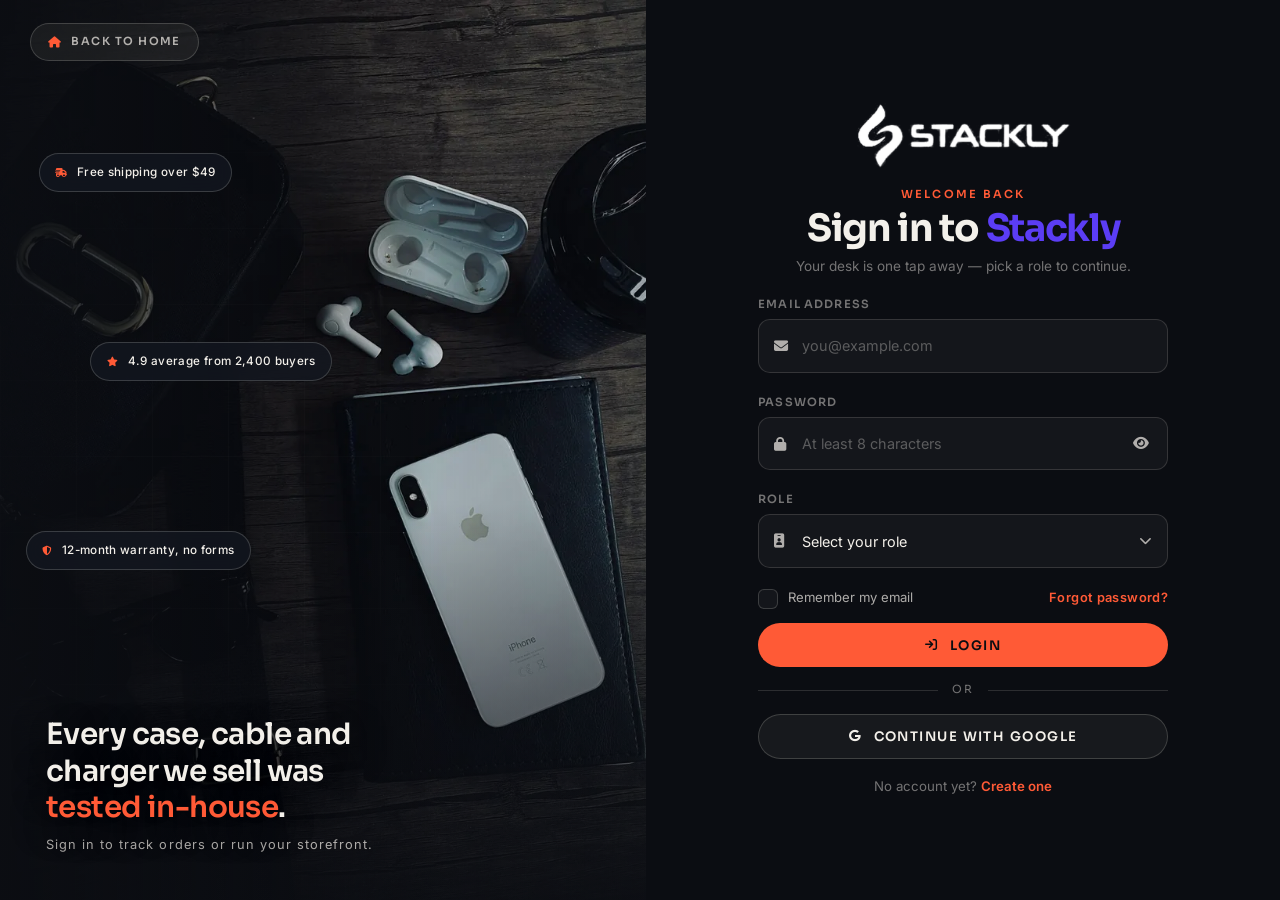
<file: HTML/login.html>
<!DOCTYPE html>
<html lang="en" class="no-js">
<head>
<meta charset="utf-8" />
<meta name="viewport" content="width=device-width, initial-scale=1, viewport-fit=cover" />
<title>Sign In — Stackly · Mobile Accessories</title>
<meta name="description" content="Sign in to Stackly. Buyer and Seller accounts open different dashboards for your accessories business." />
<meta name="robots" content="noindex, follow" />
<link rel="icon" type="image/webp" href="../images/logo-icon-theme.webp" />
<link rel="preconnect" href="https://fonts.googleapis.com" />
<link rel="preconnect" href="https://fonts.gstatic.com" crossorigin />
<link href="https://fonts.googleapis.com/css2?family=Sora:wght@500;600;700;800&family=Inter:wght@400;500;600;700&display=swap" rel="stylesheet" />
<link rel="stylesheet" href="https://cdnjs.cloudflare.com/ajax/libs/font-awesome/6.5.2/css/all.min.css" />
<link rel="stylesheet" href="../CSS/auth.css" />
<script>document.documentElement.className = document.documentElement.className.replace('no-js', 'js');</script>
<style id="au-boot">
  html, body { margin: 0; background: #0B0D12; color: #F3F0EA; overflow-x: clip; }
</style>
</head>
<body>

<main class="auth-shell" id="authShell">

  <section class="auth-media">
    <img class="auth-media__shot" src="../images/page-login.webp" alt="" fetchpriority="high" />
    <span class="auth-media__veil"></span>
    <span class="auth-media__grid" aria-hidden="true"></span>

    <a href="../index.html" class="auth-home">
      <i class="fa-solid fa-house" aria-hidden="true"></i>
      <span class="auth-home-label">Back to Home</span>
    </a>

    <div class="ac-chip ac-chip--a">
      <i class="fa-solid fa-truck-fast" aria-hidden="true"></i>
      <span>Free shipping over $49</span>
    </div>
    <div class="ac-chip ac-chip--b">
      <i class="fa-solid fa-star" aria-hidden="true"></i>
      <span>4.9 average from 2,400 buyers</span>
    </div>
    <div class="ac-chip ac-chip--c">
      <i class="fa-solid fa-shield-halved" aria-hidden="true"></i>
      <span>12-month warranty, no forms</span>
    </div>

    <div class="auth-media__quote">
      <p class="ac-quote">Every case, cable and charger we sell was <em>tested in-house</em>.</p>
      <p class="ac-quote-sub">Sign in to track orders or run your storefront.</p>
    </div>
  </section>

  <section class="auth-form">

    <a href="../index.html" class="auth-logo" aria-label="Stackly home">
      <img src="../images/logo-full-theme.webp" alt="Stackly" width="600" height="185" />
    </a>

    <header class="auth-head">
      <p class="auth-kicker">Welcome back</p>
      <h1 class="auth-title">Sign in to <em>Stackly</em></h1>
      <p class="auth-sub">Your desk is one tap away — pick a role to continue.</p>
    </header>

    <form class="auth-frm" id="loginForm" novalidate>

      <div class="fld" data-field="email">
        <label for="loginEmail">Email address</label>
        <div class="fld-ctl">
          <i class="fa-solid fa-envelope fld-ico" aria-hidden="true"></i>
          <input id="loginEmail" name="email" type="email" placeholder="you@example.com" autocomplete="email" aria-invalid="false" aria-describedby="loginEmailErr" />
        </div>
        <p class="fld-err" id="loginEmailErr" data-err></p>
      </div>

      <div class="fld" data-field="password">
        <label for="loginPassword">Password</label>
        <div class="fld-ctl">
          <i class="fa-solid fa-lock fld-ico" aria-hidden="true"></i>
          <input id="loginPassword" name="password" type="password" placeholder="At least 8 characters" autocomplete="current-password" aria-invalid="false" aria-describedby="loginPasswordErr" />
          <button type="button" class="fld-eye" data-eye aria-label="Show password">
            <i class="fa-solid fa-eye" aria-hidden="true"></i>
          </button>
        </div>
        <p class="fld-err" id="loginPasswordErr" data-err></p>
      </div>

      <div class="fld" data-field="role">
        <label for="loginRole">Role</label>
        <div class="fld-ctl">
          <i class="fa-solid fa-id-badge fld-ico" aria-hidden="true"></i>
          <select id="loginRole" name="role" aria-invalid="false" aria-describedby="loginRoleErr">
            <option value="">Select your role</option>
            <option value="buyer">Buyer — shop, track and review orders</option>
            <option value="seller">Seller — list stock and manage orders</option>
          </select>
          <i class="fa-solid fa-chevron-down fld-caret" aria-hidden="true"></i>
        </div>
        <p class="fld-err" id="loginRoleErr" data-err></p>
      </div>

      <div class="fld-row">
        <label class="fld-check">
          <input type="checkbox" id="loginRemember" name="remember" />
          <span class="fld-checkbox" aria-hidden="true"><i class="fa-solid fa-check"></i></span>
          <span class="fld-check-label">Remember my email</span>
        </label>
        <a href="404.html" class="fld-link" data-forgot>Forgot password?</a>
      </div>

      <button type="submit" class="abtn abtn--solid">
        <i class="fa-solid fa-arrow-right-to-bracket" aria-hidden="true"></i>
        <span class="btn-label">Login</span>
      </button>

      <div class="alt-divider"><span>or</span></div>

      <button type="button" class="abtn abtn--ghost" data-social>
        <i class="fa-brands fa-google" aria-hidden="true"></i>
        <span class="btn-label">Continue with Google</span>
      </button>

    </form>

    <p class="auth-switch">
      No account yet? <a href="signin.html">Create one</a>
    </p>

  </section>

</main>

<div class="auth-toast" id="authToast" role="status" aria-live="polite"></div>

<script src="../JS/auth.js"></script>
</body>
</html>
</file>
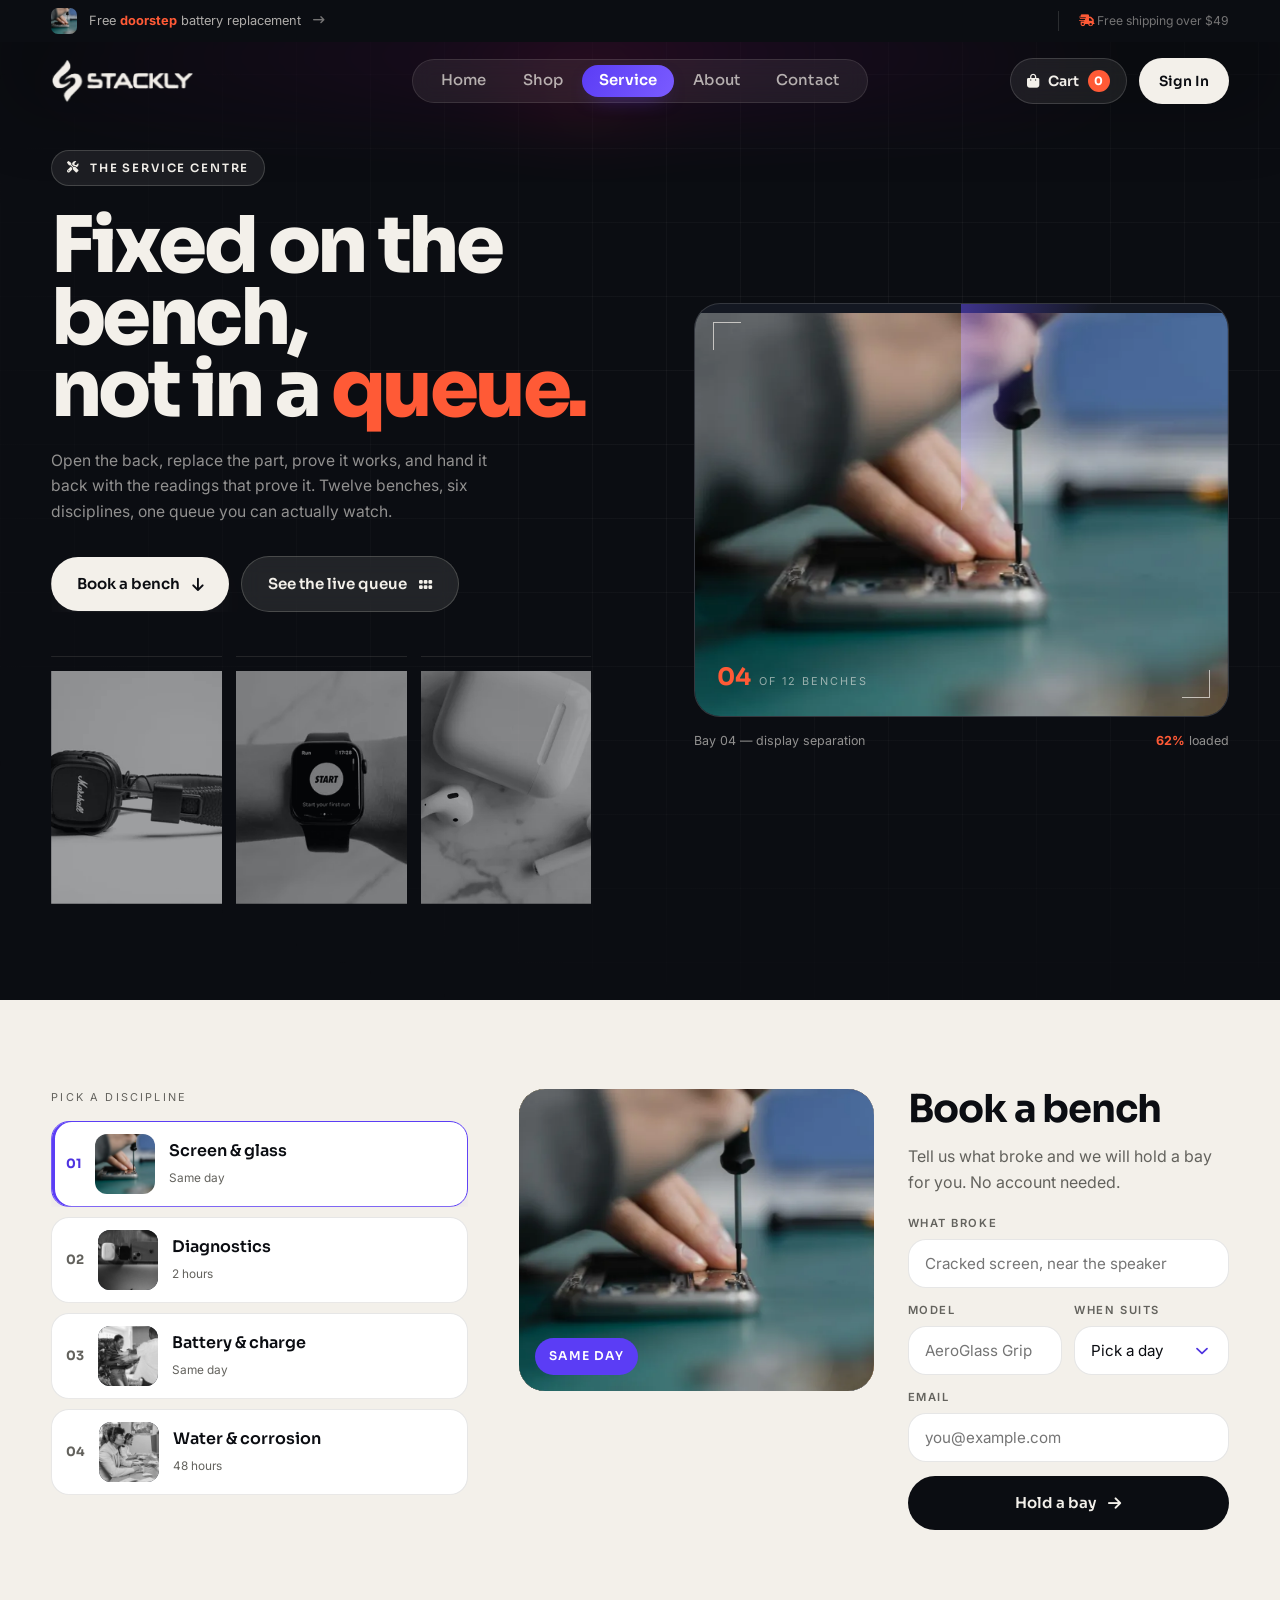
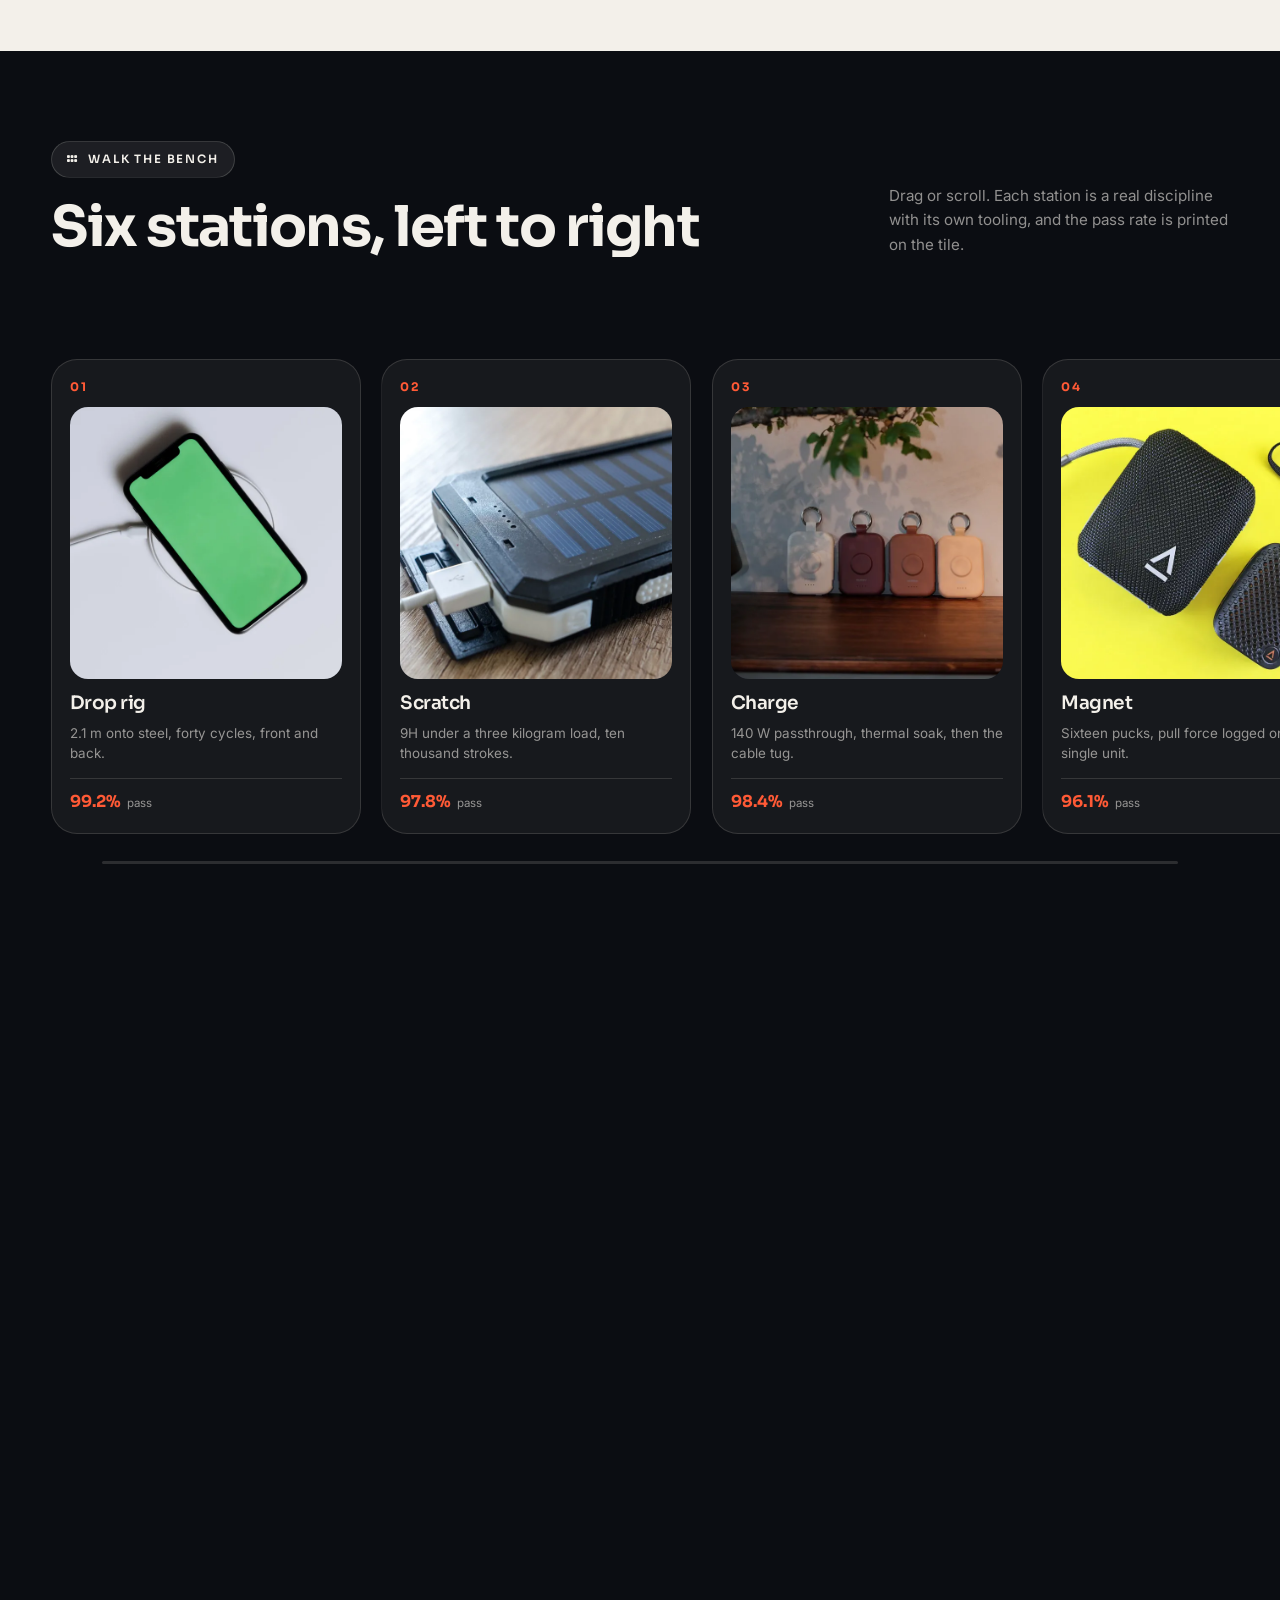
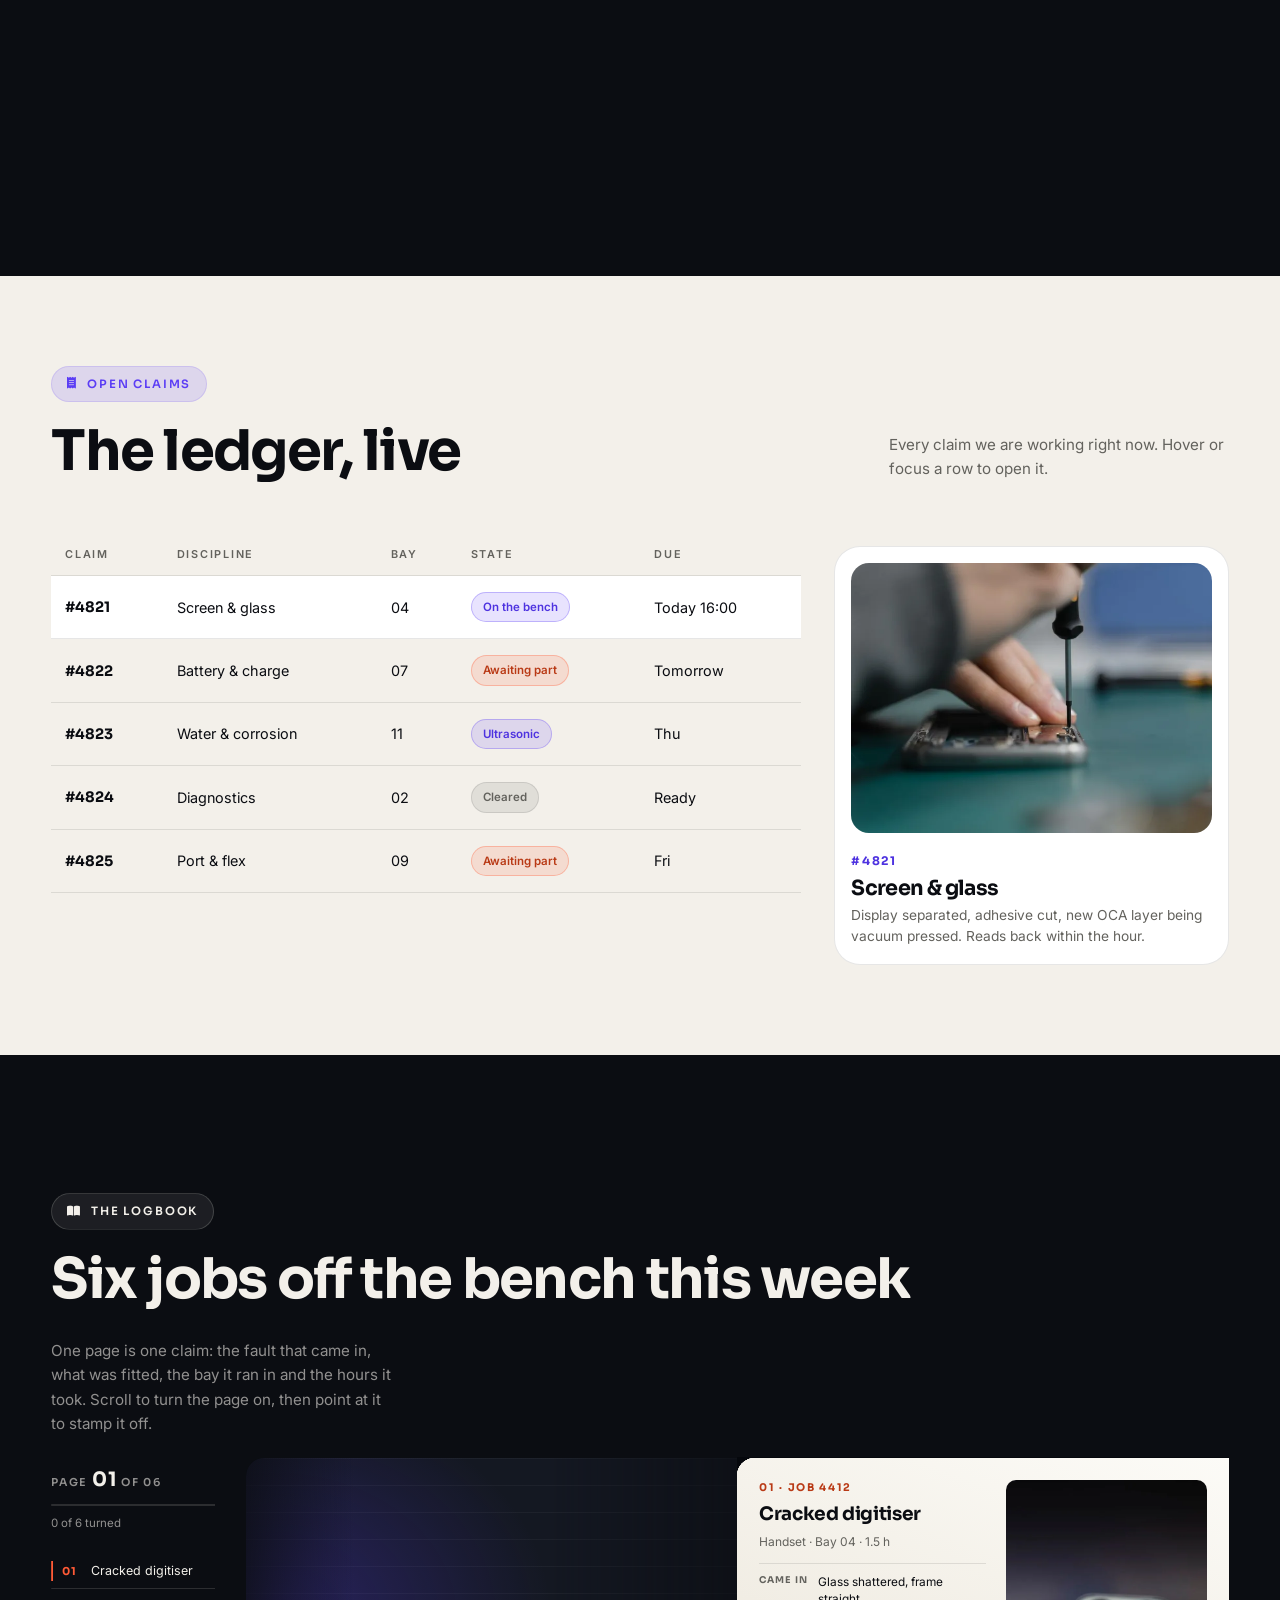
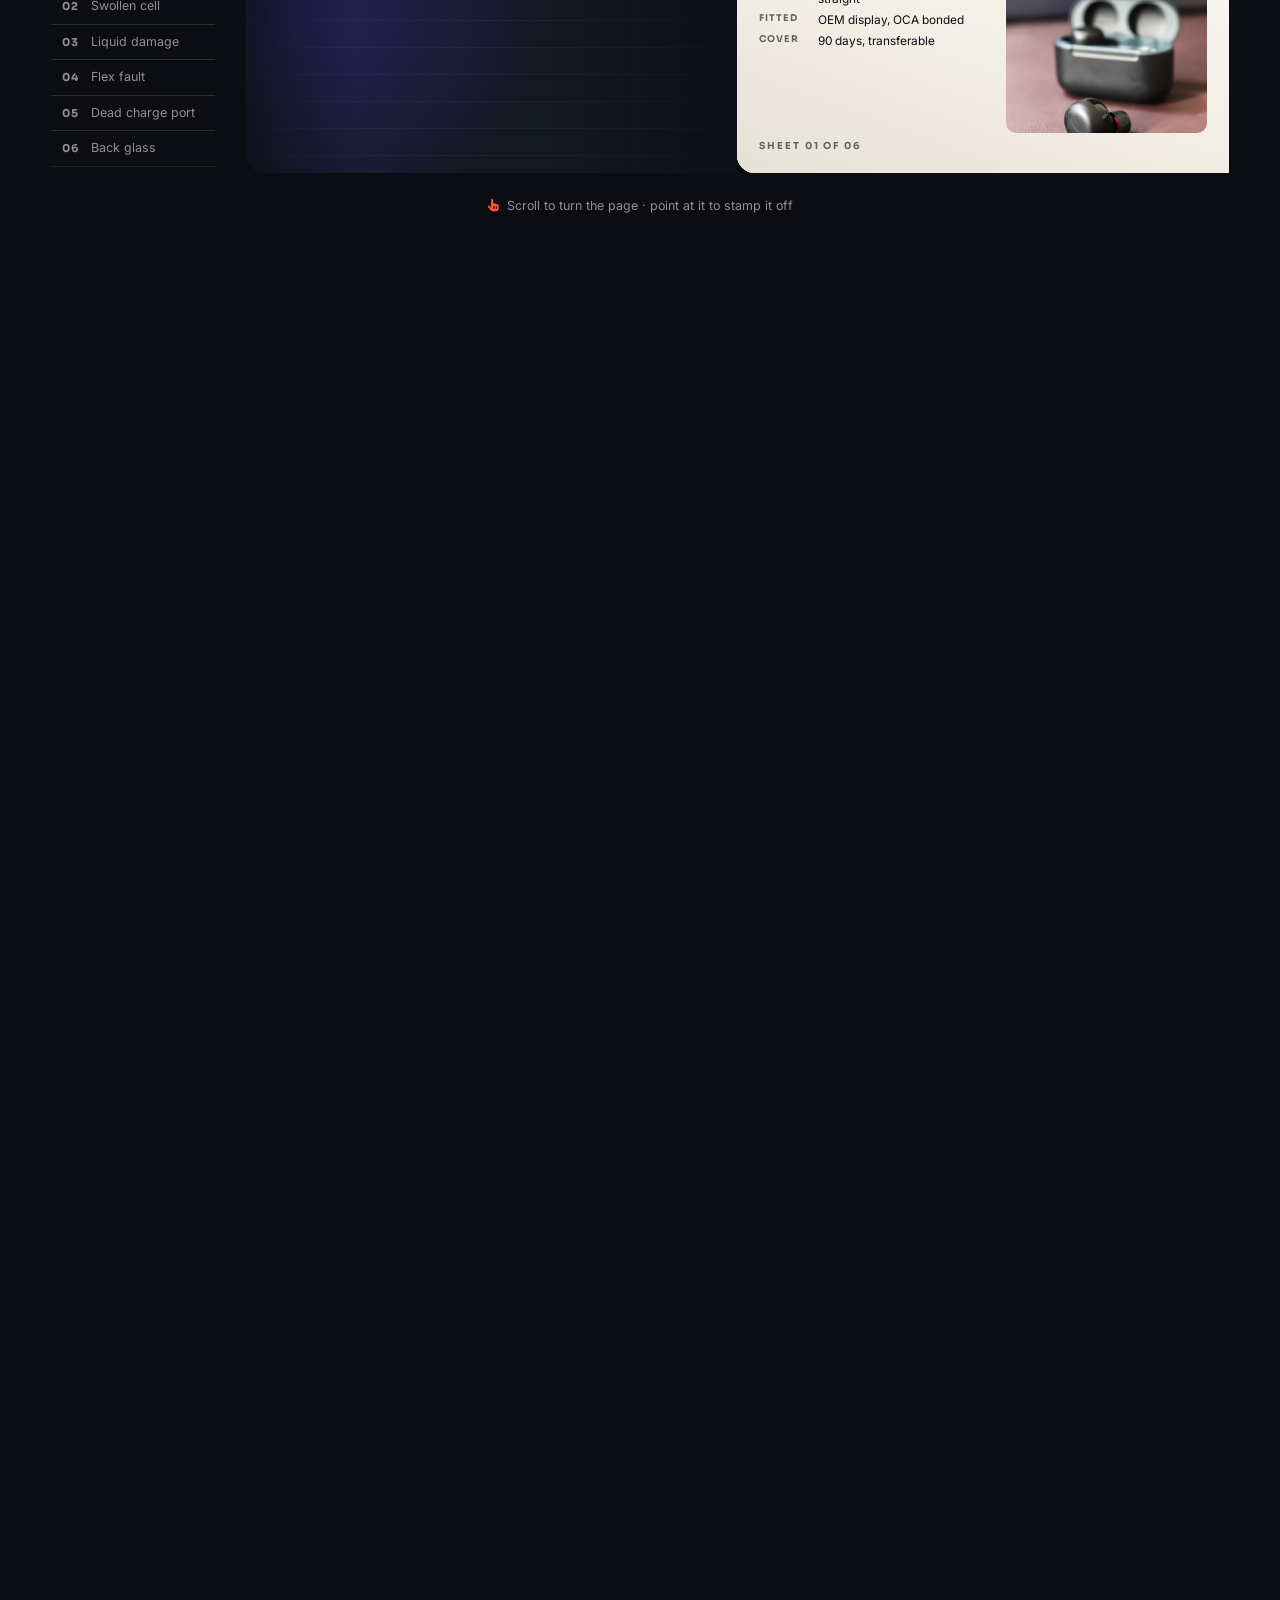
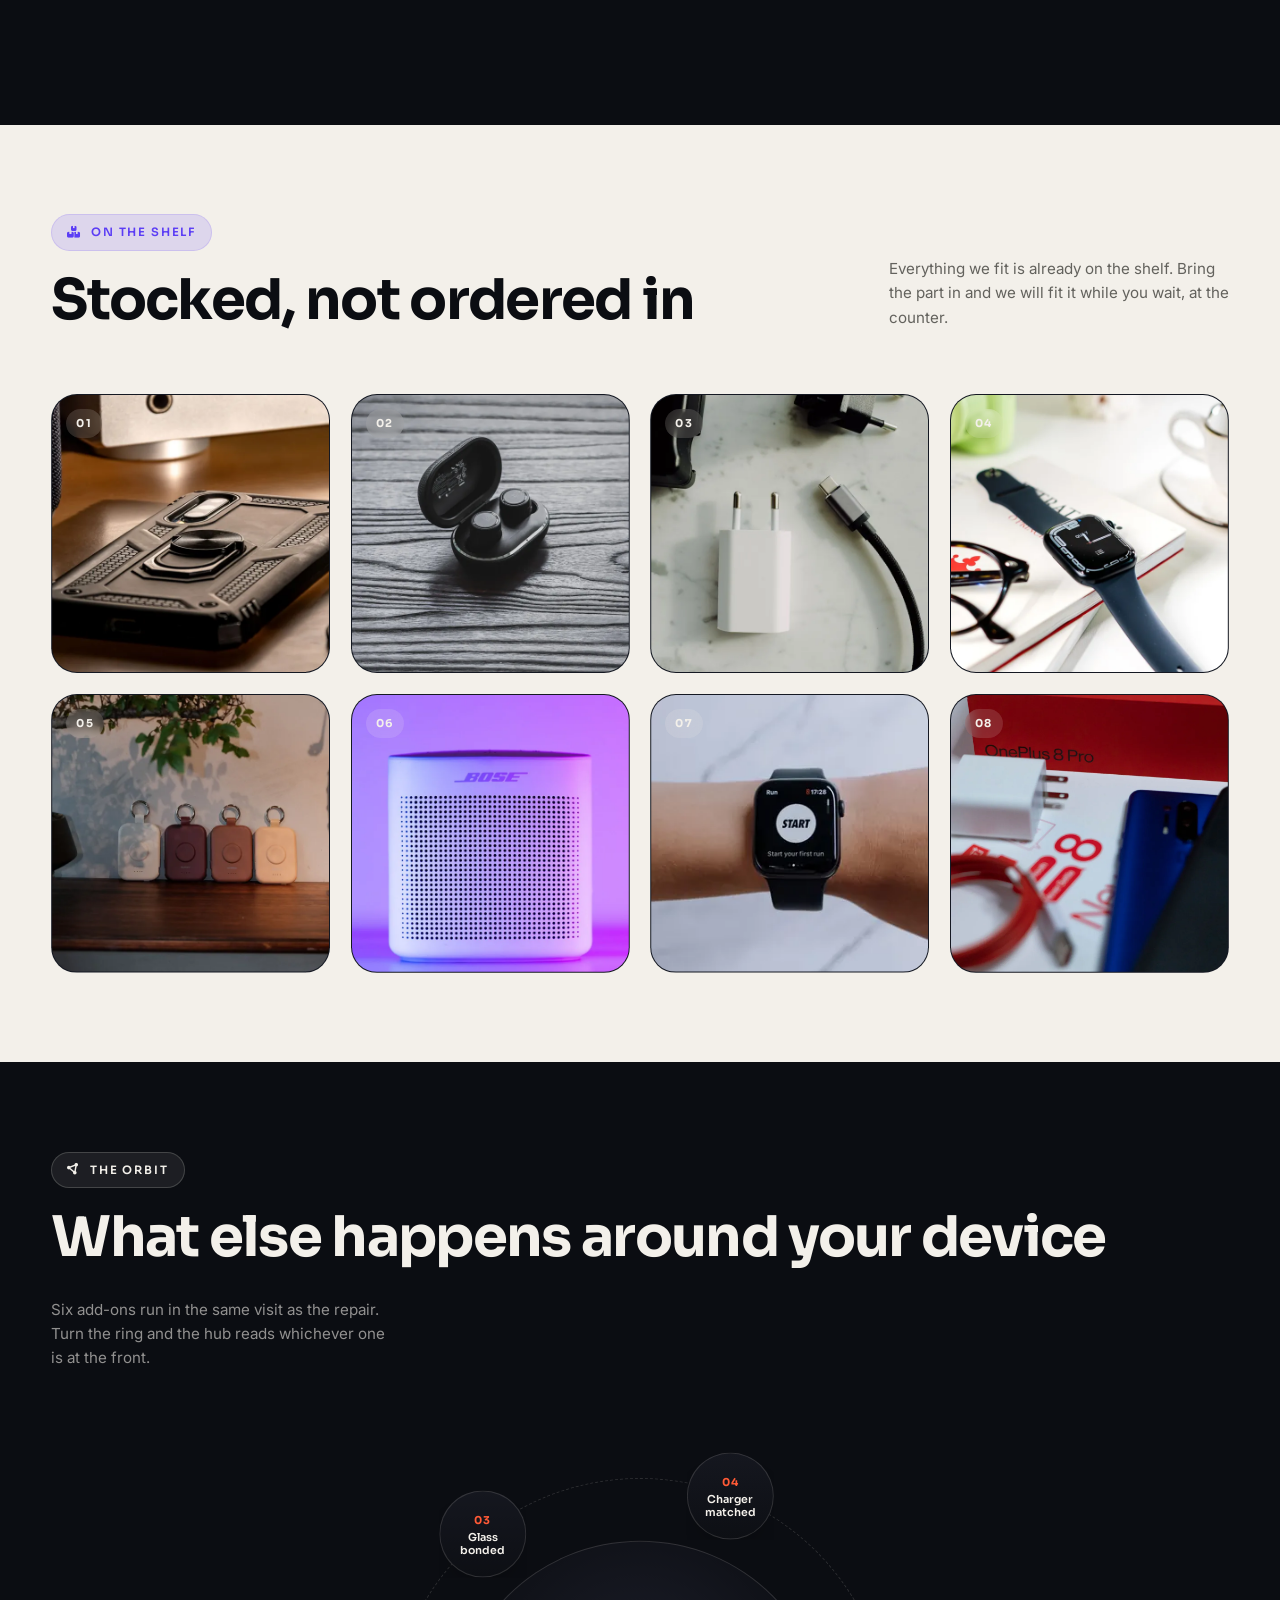
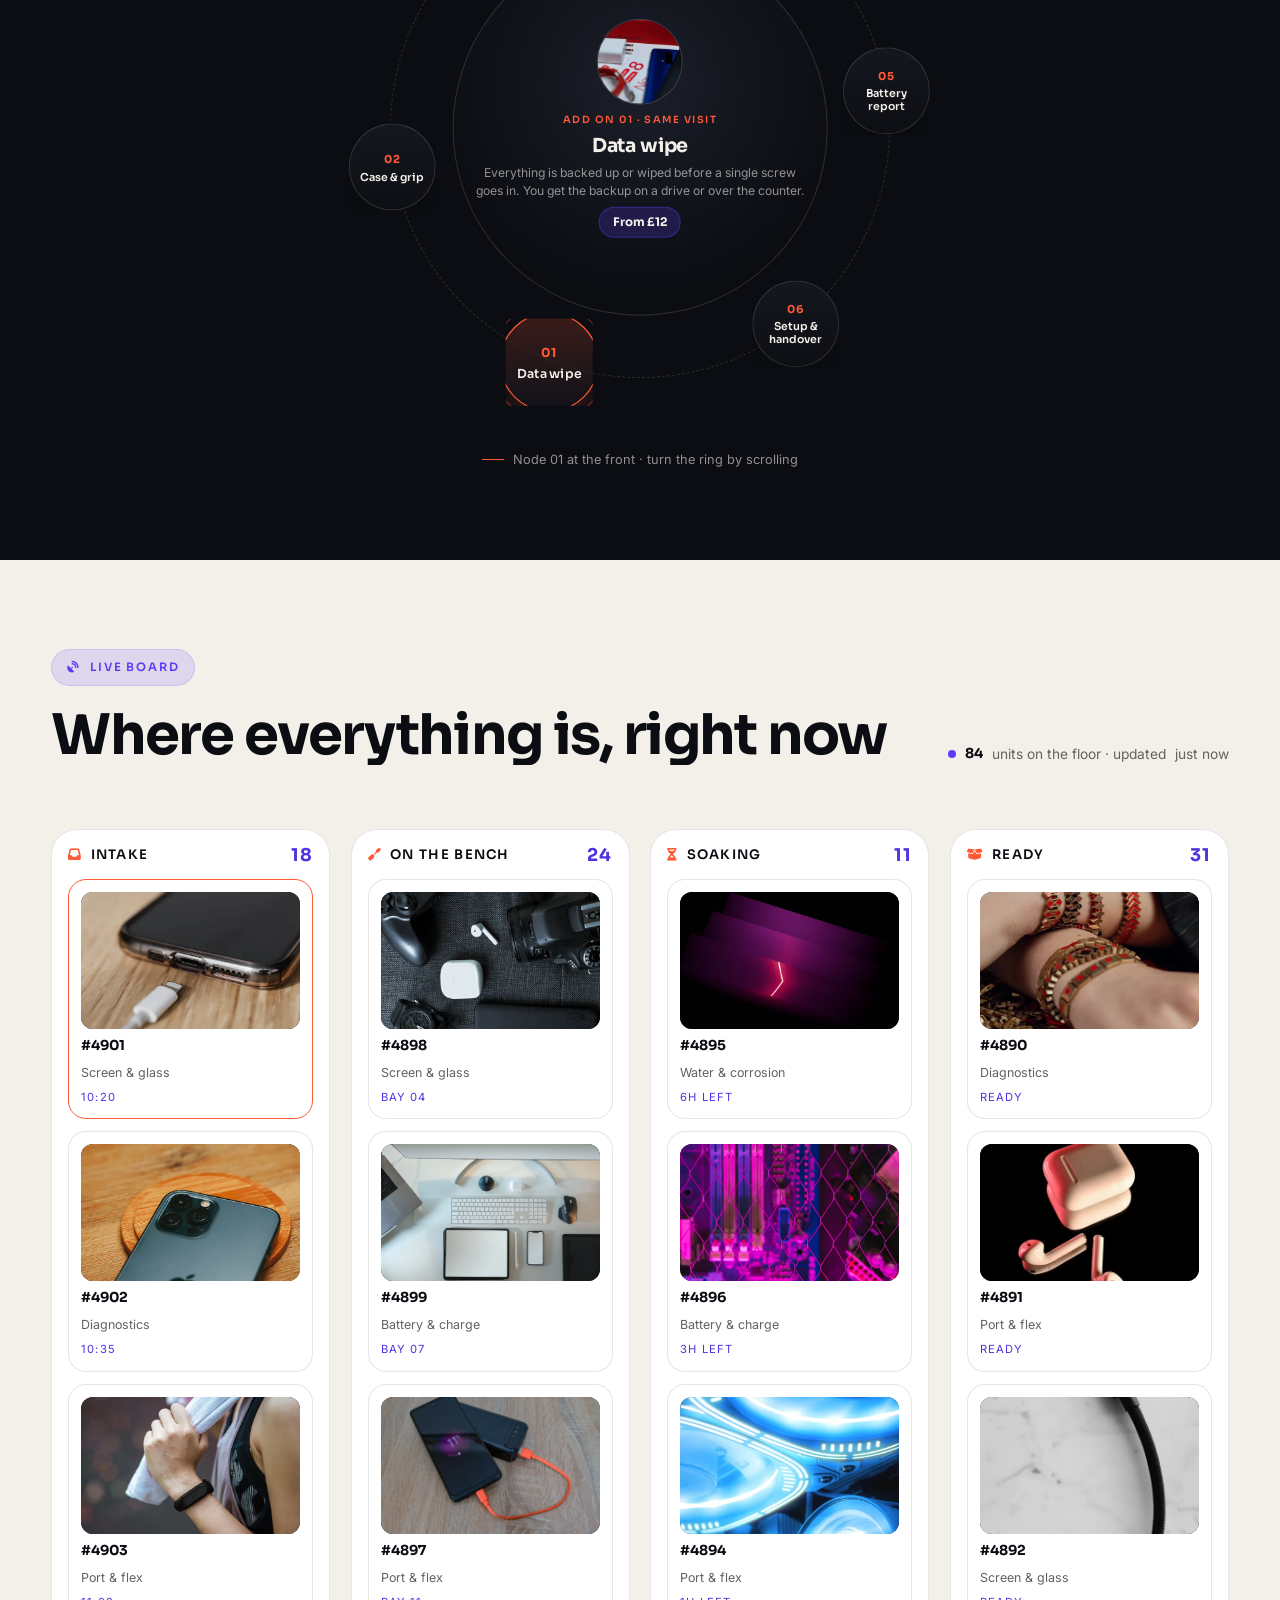
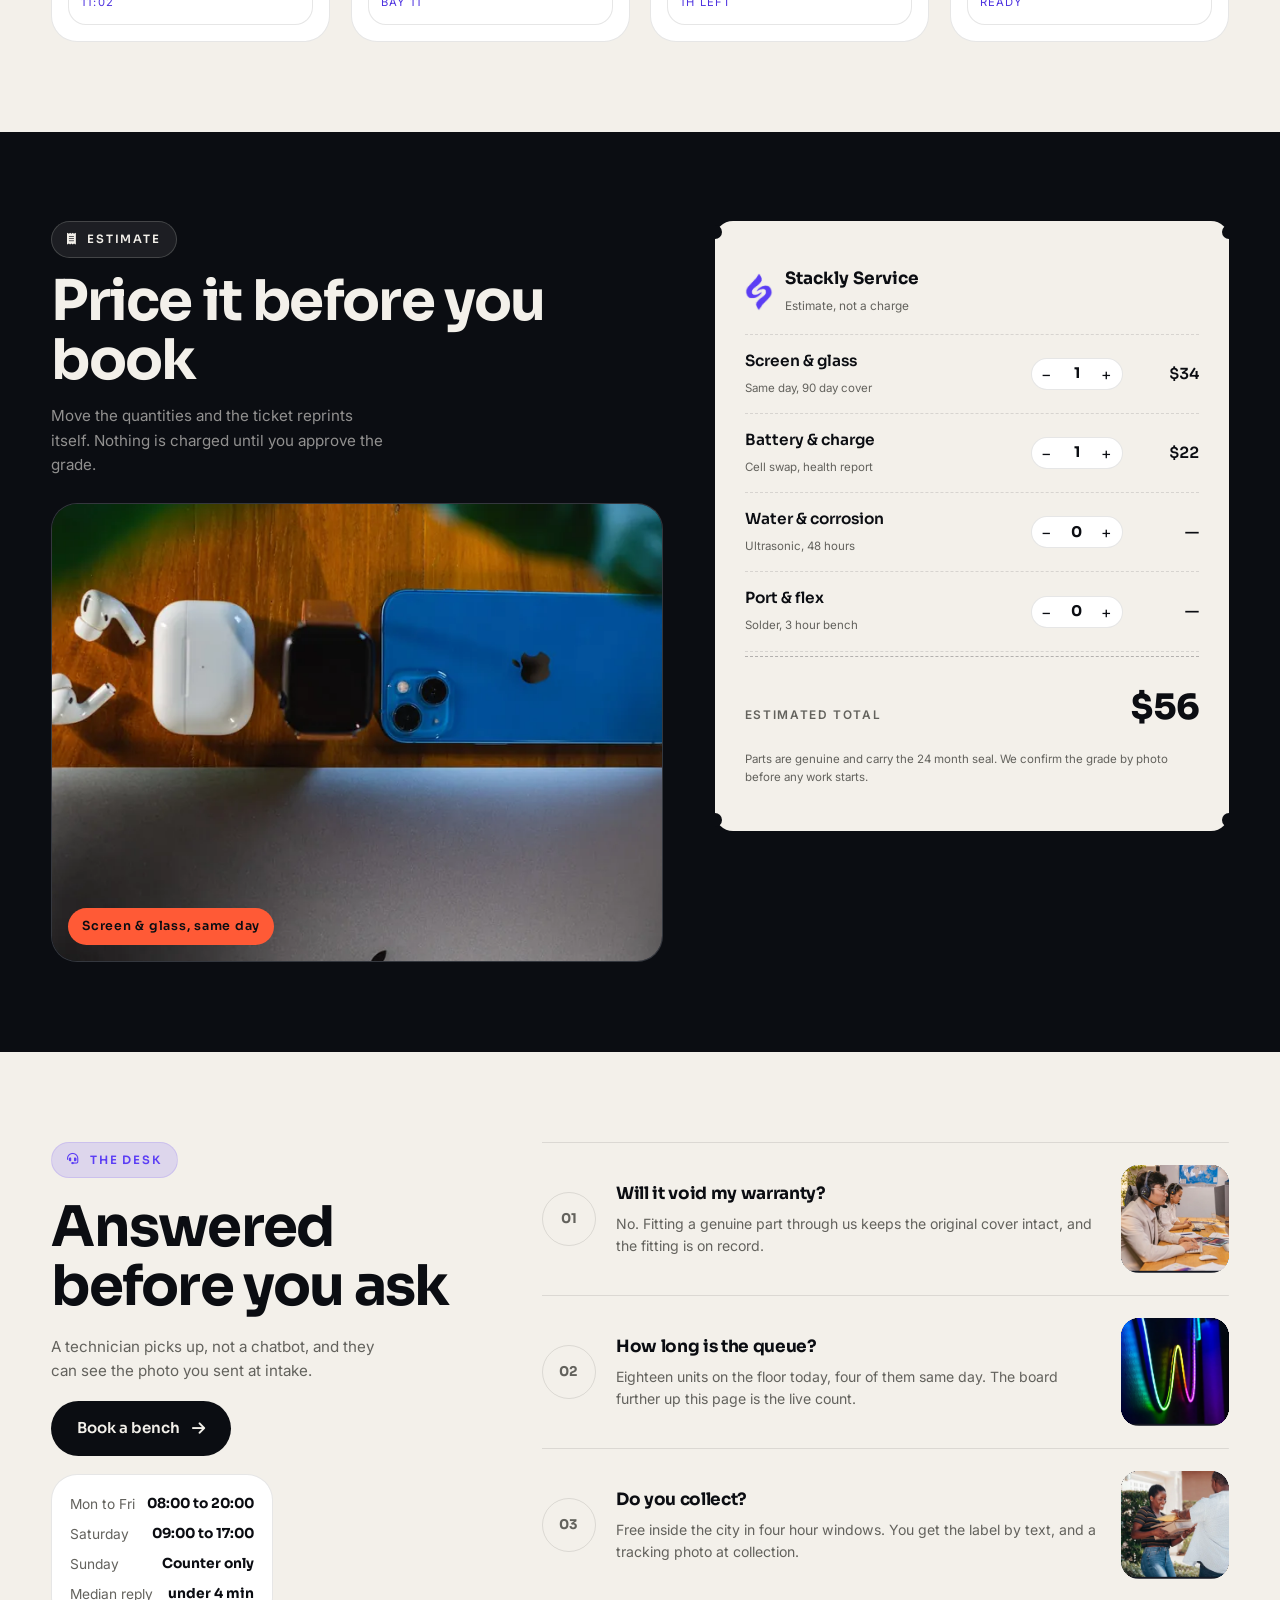
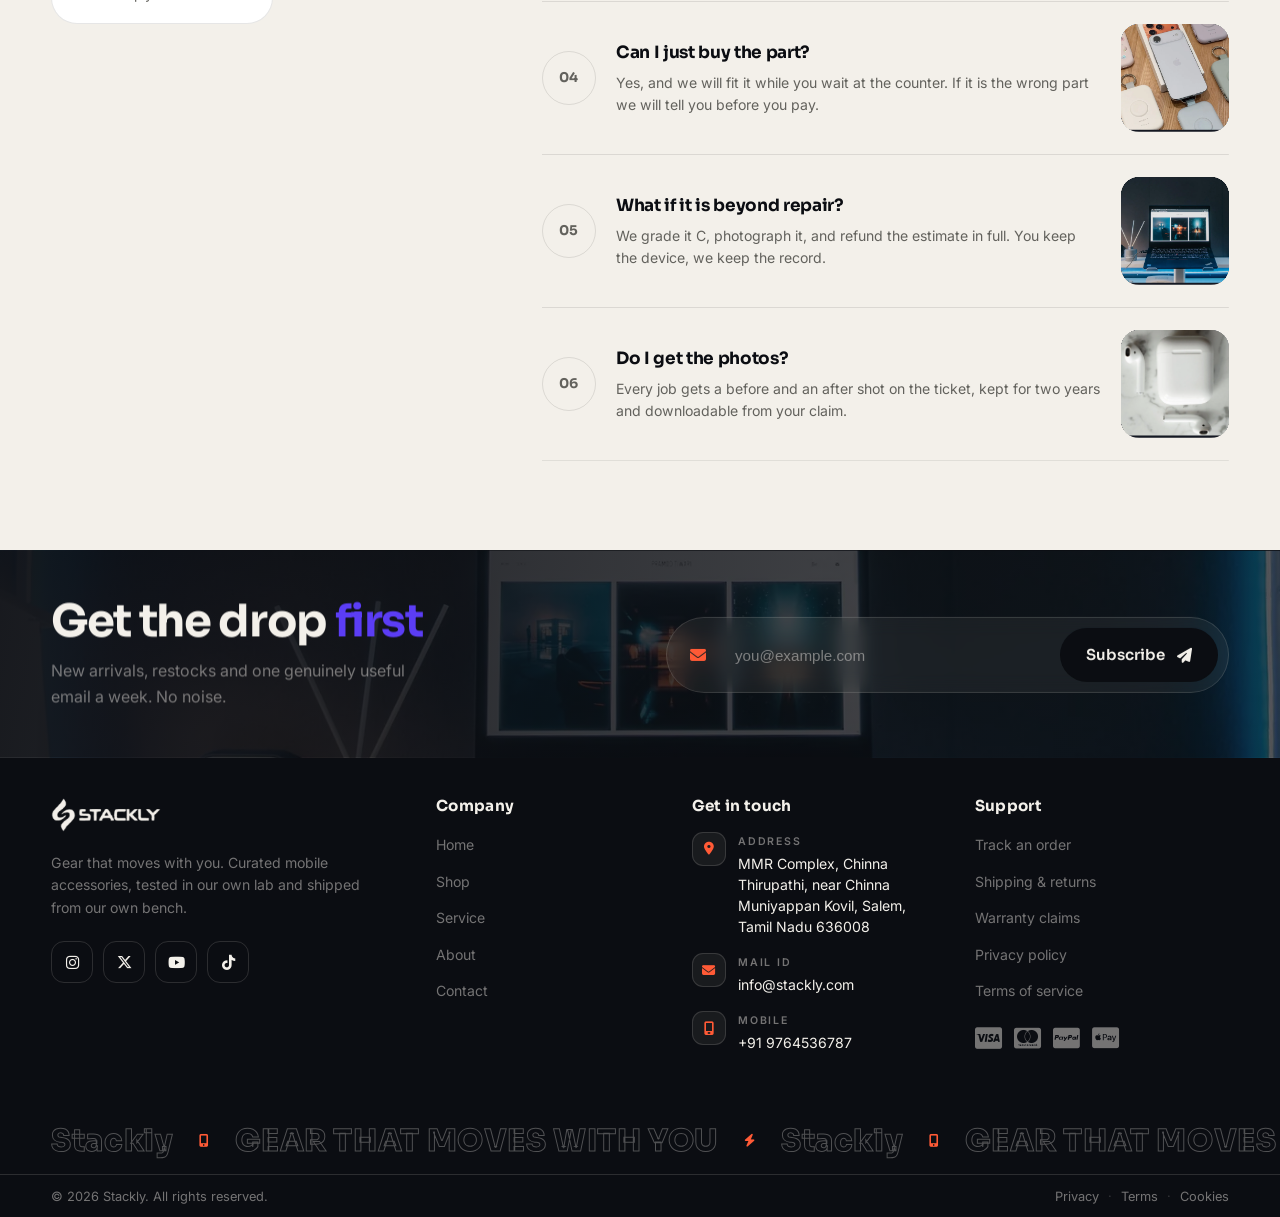
<file: HTML/service.html>
<!DOCTYPE html>
<html lang="en">
<head>
<meta charset="UTF-8" />
<meta name="viewport" content="width=device-width, initial-scale=1.0" />
<title>Service — Stackly</title>
<meta name="description" content="The Stackly Service Centre: bench repairs, genuine parts, calibration, warranty claims and free doorstep pickup and drop-off." />
<link rel="icon" type="image/webp" href="../images/logo-icon-theme.webp" />
<link rel="preconnect" href="https://fonts.googleapis.com" />
<link rel="preconnect" href="https://fonts.gstatic.com" crossorigin />
<style id="boot-paint">
  /* the whole preloader is inlined so the very first paint IS the loader —
     nothing dark/blank before it, and no blur/mask layers that can fail
     to composite on some GPUs. */
  html,body{background:#0B0D12;color:#F3F0EA;margin:0}
  .preloader{position:fixed;inset:0;z-index:9999;display:grid;place-items:center;overflow:hidden;background:#0B0D12;transition:opacity .55s ease,visibility .55s}
  .pre-glow{position:absolute;inset:0;
    background:
      radial-gradient(68% 60% at 50% 26%,rgba(91,61,245,.34),transparent 66%),
      radial-gradient(60% 55% at 50% 112%,rgba(255,90,54,.26),transparent 72%),
      radial-gradient(circle at 1px 1px,rgba(243,240,234,.10) 1px,transparent 0);
    background-size:auto,auto,26px 26px}
  .pre-inner{position:relative;z-index:2;text-align:center;transition:opacity .5s ease,transform .55s cubic-bezier(.22,1,.36,1)}
  .pre-logo{display:flex;align-items:center;justify-content:center;animation:logoPop 1.1s cubic-bezier(.34,1.56,.64,1) both}
  .pre-logo-img{display:block;width:auto;height:clamp(1.9rem,5.2vw,2.6rem);object-fit:contain;filter:drop-shadow(0 2px 18px rgba(91,61,245,.45))}
  .pre-tag{margin-top:16px;font-size:.74rem;letter-spacing:.3em;text-transform:uppercase;color:rgba(243,240,234,.5);min-height:1.2em}
  .pre-bar{width:min(320px,74vw);height:5px;margin:30px auto 14px;border-radius:20px;background:rgba(243,240,234,.12);overflow:hidden}
  .pre-bar-fill{display:block;height:100%;width:0;border-radius:20px;background:linear-gradient(90deg,#5B3DF5,#FF5A36);box-shadow:0 0 18px rgba(255,90,54,.7)}
  .pre-meta{display:flex;align-items:center;justify-content:center;gap:12px;font-family:"Sora",system-ui,sans-serif;font-size:.78rem;letter-spacing:.1em;color:rgba(243,240,234,.5)}
  .pre-meta #preCount{color:#F3F0EA;font-weight:700;font-size:1rem}
  .pre-dots{display:inline-flex;gap:4px}
  .pre-dots i{width:4px;height:4px;border-radius:50%;background:rgba(243,240,234,.5);animation:blink 1.2s infinite}
  .pre-dots i:nth-child(2){animation-delay:.2s}
  .pre-dots i:nth-child(3){animation-delay:.4s}
  .preloader.done{opacity:0;visibility:hidden;pointer-events:none}
  .preloader.hide{display:none}
  @keyframes logoPop{from{opacity:0;transform:scale(.8) translateY(12px)}}
  @keyframes blink{50%{opacity:.25}}
</style>
<!-- all stylesheets load after the loader has painted (nothing blocks first paint) -->
<link rel="preload" as="style" href="https://fonts.googleapis.com/css2?family=Sora:wght@300;400;500;600;700;800&family=Inter:wght@300;400;500;600;700&display=swap" onload="this.onload=null;this.rel='stylesheet'" />
<link rel="stylesheet" href="https://cdnjs.cloudflare.com/ajax/libs/font-awesome/6.5.2/css/all.min.css" media="print" onload="this.media='all'" />
<link rel="stylesheet" href="../CSS/home.css" media="print" onload="this.media='all'" />
<link rel="stylesheet" href="../CSS/service.css" media="print" onload="this.media='all'" />
<noscript>
  <link rel="stylesheet" href="https://fonts.googleapis.com/css2?family=Sora:wght@300;400;500;600;700;800&family=Inter:wght@300;400;500;600;700&display=swap" />
  <link rel="stylesheet" href="https://cdnjs.cloudflare.com/ajax/libs/font-awesome/6.5.2/css/all.min.css" />
  <link rel="stylesheet" href="../CSS/home.css" />
  <link rel="stylesheet" href="../CSS/service.css" />
  <style>
    [data-reveal],[data-aos],[data-sv-r]{opacity:1 !important;transform:none !important;clip-path:none !important;filter:none !important}
    .preloader{display:none}
    body{overflow:auto !important}
  </style>
</noscript>
</head>
<body>
<!-- ============ SCROLL PROGRESS ============ -->
<div class="scroll-progress" id="scrollProgress"></div>

<!-- ============ PRELOADER ============ -->
<div class="preloader" id="preloader">
  <div class="pre-glow"></div>
  <div class="pre-inner">
      <div class="pre-logo">
        <img class="pre-logo-img" src="../images/logo-full-theme.webp" alt="Stackly" width="600" height="185" />
      </div>
    <p class="pre-tag" id="preTag">Calibrating your gear</p>

    <div class="pre-bar"><span class="pre-bar-fill" id="preBar"></span></div>
    <div class="pre-meta">
      <span id="preCount">0</span><span>%</span>
      <span class="pre-dots"><i></i><i></i><i></i></span>
      <span id="preStep">Booting store</span>
    </div>
  </div>
</div>

<!-- ============ S1 · HEADER / NAVBAR ============ -->
<header class="site-head" id="header">
  <div class="head-glow" style="background-image:url('../images/nav-surface.webp')"></div>

  <div class="announce">
    <div class="shell announce-inner">
      <div class="announce-track" id="announceTrack">
        <a class="announce-item" href="404.html">
          <img src="../images/chip-1.webp" width="300" height="300" alt="Studio headphones" />
          <span>Launch week — <b>25% off</b> audio gear</span>
          <i class="fa-solid fa-arrow-right-long"></i>
        </a>
        <a class="announce-item" href="404.html">
          <img src="../images/service-repair.webp" width="720" height="520" alt="Doorstep repair service" />
          <span>Free <b>doorstep</b> battery replacement</span>
          <i class="fa-solid fa-arrow-right-long"></i>
        </a>
        <a class="announce-item" href="404.html">
          <img src="../images/chip-2.webp" width="300" height="300" alt="Smart watch" />
          <span>Trade in your watch — <b>up to $60 off</b></span>
          <i class="fa-solid fa-arrow-right-long"></i>
        </a>
      </div>
      <div class="announce-side">
        <span><i class="fa-solid fa-truck-fast"></i> Free shipping over $49</span>
      </div>
    </div>
  </div>

  <nav class="nav shell" id="nav">
    <a class="brand" href="../index.html" aria-label="Stackly home">
      <img class="brand-logo" src="../images/logo-full-theme.webp" alt="Stackly" width="600" height="185" decoding="async" />
    </a>

    <ul class="nav-links" id="navLinks">
      <span class="nav-pill" id="navPill" aria-hidden="true"></span>
      <li><a class="nav-link" href="../index.html">Home</a></li>
      <li><a class="nav-link" href="shop.html">Shop</a></li>
      <li><a class="nav-link is-active" href="service.html">Service</a></li>
      <li><a class="nav-link" href="about.html">About</a></li>
      <li><a class="nav-link" href="contact.html">Contact</a></li>
    </ul>

    <div class="nav-actions">
      <a class="cart-btn" href="cart.html" id="cartBtn" aria-label="Open cart">
        <span class="cart-btn-ico"><i class="fa-solid fa-bag-shopping"></i></span>
        <span class="cart-btn-label">Cart</span>
        <span class="cart-count" id="cartCount">0</span>
        <span class="cart-btn-sheen"></span>
      </a>
       <a class="btn btn--bright btn--sm" href="login.html">
         <span>Sign In</span>
       </a>
      <button class="burger" id="burger" aria-label="Open menu" aria-expanded="false">
        <span></span><span></span><span></span>
      </button>
    </div>
  </nav>
</header>
<!-- ============ MOBILE FULLSCREEN MENU ============ -->
<div class="mmenu" id="mmenu">
  <div class="mmenu-wipe" id="mmenuWipe">
    <div class="mmenu-bg" style="background-image:url('../images/nav-surface.webp')"></div>
    <div class="mmenu-inner">
      <div class="mmenu-head">
        <span class="mmenu-brand"><img src="../images/logo-full-theme.webp" alt="Stackly" width="600" height="185" /></span>
        <button class="mmenu-close" id="mmenuClose" aria-label="Close menu"><i class="fa-solid fa-xmark"></i></button>
      </div>
      <ul class="mmenu-links">
        <li><a href="../index.html"><em>01</em><span>Home</span><i class="fa-solid fa-arrow-right-long"></i></a></li>
        <li><a href="shop.html"><em>02</em><span>Shop</span><i class="fa-solid fa-arrow-right-long"></i></a></li>
        <li><a href="service.html" class="is-active" aria-current="page"><em>03</em><span>Service</span><i class="fa-solid fa-arrow-right-long"></i></a></li>
        <li><a href="about.html"><em>04</em><span>About</span><i class="fa-solid fa-arrow-right-long"></i></a></li>
        <li><a href="contact.html"><em>05</em><span>Contact</span><i class="fa-solid fa-arrow-right-long"></i></a></li>
      </ul>
      <div class="mmenu-foot">
        <a class="btn btn--solid btn--full" href="login.html"><span>Sign In</span></a>
        <p class="mmenu-note"><i class="fa-solid fa-truck-fast"></i> Free shipping over $49 · 30-day returns</p>
      </div>
    </div>
  </div>
</div>

<main>
<!-- =====================================================================
     1 · THE APERTURE — hero. An angular bench plate with a live radar
     sweep. The headline scatters in per letter and one word resolves from
     a scramble, so nothing here uses the shop or home headline grammar.
     ===================================================================== -->
<section class="sv-aperture" id="svAperture">
  <div class="sv-aperture__field" aria-hidden="true"></div>
  <div class="sv-aperture__wrap shell">
    <div>
      <span class="eyebrow eyebrow--light" data-sv-r="tag"><i class="fa-solid fa-screwdriver-wrench"></i> The service centre</span>
      <h1 class="sv-display" id="svHeadline">
        <span class="sv-line" data-sv-words>Fixed on the bench,</span>
        <span class="sv-line" data-sv-words>not in a queue.</span>
      </h1>
      <p class="sv-aperture__lede" data-sv-r="tag">Open the back, replace the part, prove it works, and hand it back with the readings that prove it. Twelve benches, six disciplines, one queue you can actually watch.</p>
      <div class="sv-aperture__cta sv-cta" data-sv-r="tag">
        <a class="btn btn--bright" href="404.html"><span>Book a bench</span><i class="fa-solid fa-arrow-down"></i></a>
        <a class="btn btn--glass" href="404.html"><span>See the live queue</span><i class="fa-solid fa-grip-horizontal"></i></a>
      </div>
      <ul class="sv-strip" data-sv-r="strip">
        <li>
          <span class="sv-win"><img src="../images/chip-1.webp" width="300" height="300" alt="Replacement USB-C driver set laid out on the bench" loading="lazy" /></span>
          <b>Micro-solder</b><em>board level</em>
        </li>
        <li>
          <span class="sv-win"><img src="../images/chip-2.webp" width="300" height="300" alt="Replacement battery cell with its flex ribbon" loading="lazy" /></span>
          <b>Cell swap</b><em>same day</em>
        </li>
        <li>
          <span class="sv-win"><img src="../images/preloader-core.webp" width="400" height="400" alt="Calibration jig used to verify a repaired screen" loading="lazy" /></span>
          <b>Verified</b><em>before dispatch</em>
        </li>
      </ul>
    </div>

    <figure class="sv-aperture__bay" data-sv-r="plate">
      <div class="sv-plate">
        <img class="sv-plate__img" src="../images/service-repair.webp" width="720" height="520" alt="A phone open on the repair bench with its display lifted away from the body" />
        <span class="sv-plate__sweep" aria-hidden="true"></span>
        <span class="sv-plate__reticle" aria-hidden="true"></span>
        <span class="sv-plate__scale" aria-hidden="true"><b>04</b><i>of 12 benches</i></span>
      </div>
      <figcaption>
        <span>Bay 04 — display separation</span>
        <span class="sv-plate__load"><b>62%</b> loaded</span>
      </figcaption>
    </figure>
  </div>
</section>

<!-- =====================================================================
     2 · THE INTAKE — a booking console. A numbered rail of disciplines on
     the left picks the job; the photo on the right cross-fades to match.
     ===================================================================== -->
<section class="sv-intake" id="svIntake">
  <div class="sv-intake__wrap shell">
    <div class="sv-intake__rail" role="tablist" aria-label="Service disciplines">
      <span class="sv-intake__railcap" aria-hidden="true">Pick a discipline</span>
      <button class="sv-slot is-on" role="tab" id="svSlot0" aria-selected="true" aria-controls="svShot" data-sv-shot="0" data-sv-r="railin">
        <em>01</em>
        <span class="sv-win"><img src="../images/service-repair.webp" width="720" height="520" alt="" loading="lazy" /></span>
        <span><b>Screen &amp; glass</b><i>Same day</i></span>
      </button>
      <button class="sv-slot" role="tab" id="svSlot1" aria-selected="false" aria-controls="svShot" data-sv-shot="1" data-sv-r="railin">
        <em>02</em>
        <span class="sv-win"><img src="../images/service-authenticity.webp" width="720" height="520" alt="" loading="lazy" /></span>
        <span><b>Diagnostics</b><i>2 hours</i></span>
      </button>
      <button class="sv-slot" role="tab" id="svSlot2" aria-selected="false" aria-controls="svShot" data-sv-shot="2" data-sv-r="railin">
        <em>03</em>
        <span class="sv-win"><img src="../images/service-delivery.webp" width="720" height="520" alt="" loading="lazy" /></span>
        <span><b>Battery &amp; charge</b><i>Same day</i></span>
      </button>
      <button class="sv-slot" role="tab" id="svSlot3" aria-selected="false" aria-controls="svShot" data-sv-shot="3" data-sv-r="railin">
        <em>04</em>
        <span class="sv-win"><img src="../images/support.webp" width="900" height="600" alt="" loading="lazy" /></span>
        <span><b>Water &amp; corrosion</b><i>48 hours</i></span>
      </button>
    </div>

    <div class="sv-intake__desk">
      <div class="sv-shot" id="svShot" role="tabpanel" aria-live="polite">
        <img src="../images/service-repair.webp" width="720" height="520" alt="A phone open on the repair bench with its display lifted away from the body" />
        <img src="../images/service-authenticity.webp" width="720" height="520" alt="Diagnostic software reading a logic board" hidden />
        <img src="../images/service-delivery.webp" width="720" height="520" alt="A replacement battery being seated into a phone body" hidden />
        <img src="../images/support.webp" width="900" height="600" alt="A technician inspecting a water damaged logic board" hidden />
        <span class="sv-shot__badge" id="svShotBadge">Same day</span>
      </div>

      <form class="sv-book" id="svBook" novalidate>
        <h2 class="sv-book__h" data-aos="fade-right" data-aos-delay="0">Book a bench</h2>
        <p class="sv-book__p" data-aos="fade-right" data-aos-delay="70">Tell us what broke and we will hold a bay for you. No account needed.</p>
        <label class="sv-field" data-aos="fade-right" data-aos-delay="140">
          <span>What broke</span>
          <input type="text" id="svWhat" name="what" placeholder="Cracked screen, near the speaker" autocomplete="off" aria-describedby="svWhatErr" />
          <em class="sv-err" id="svWhatErr" role="alert"></em>
        </label>
        <div class="sv-field sv-field--split" data-aos="fade-right" data-aos-delay="210">
          <label><span>Model</span><input type="text" id="svModel" name="model" placeholder="AeroGlass Grip" autocomplete="off" aria-describedby="svModelErr" /><em class="sv-err" id="svModelErr" role="alert"></em></label>
          <label><span>When suits</span>
            <select id="svWhen" name="when" aria-describedby="svWhenErr">
              <option value="" selected disabled>Pick a day</option>
              <option>Today</option>
              <option>Tomorrow</option>
              <option>This week</option>
              <option>Just collecting</option>
            </select>
            <em class="sv-err" id="svWhenErr" role="alert"></em>
          </label>
        </div>
        <label class="sv-field" data-aos="zoom-in" data-aos-delay="280">
          <span>Email</span>
          <input type="email" id="svEmail" name="email" placeholder="you@example.com" autocomplete="email" aria-describedby="svEmailErr" />
          <em class="sv-err" id="svEmailErr" role="alert"></em>
        </label>
        <button class="btn btn--solid" type="submit" data-aos="zoom-in" data-aos-delay="350"><span>Hold a bay</span><i class="fa-solid fa-arrow-right"></i></button>
        <p class="sv-book__msg" id="svBookMsg" role="status" aria-live="polite"></p>
      </form>
    </div>
  </div>
</section>

<!-- =====================================================================
     3 · THE LONG BENCH — pinned horizontal rail. The section pins and the
     stations travel sideways under the scrub, which nothing on the home
     or shop page does.
     ===================================================================== -->
<section class="sv-bench" id="svBench">
  <div class="sv-bench__pin" id="svBenchPin">
    <header class="sec-head shell">
      <div>
        <span class="eyebrow eyebrow--light" data-sv-r="tag"><i class="fa-solid fa-grip-horizontal"></i> Walk the bench</span>
        <h2 class="sec-title" data-sv-r="typeup">Six stations, left to right</h2>
      </div>
      <p class="sec-note sec-note--light" data-sv-r="tag">Drag or scroll. Each station is a real discipline with its own tooling, and the pass rate is printed on the tile.</p>
    </header>
    <div class="sv-rail" id="svRail">
      <div class="sv-rail__track" id="svRailTrack">
        <article class="sv-stn" data-sv-r="cardin">
          <span class="sv-stn__no">01</span>
          <div class="sv-win"><img src="../images/product-1.webp" width="720" height="720" alt="A phone clamped in the drop rig for impact testing" loading="lazy" /></div>
          <h3>Drop rig</h3>
          <p>2.1 m onto steel, forty cycles, front and back.</p>
          <span class="sv-stn__rate"><b>99.2%</b> pass</span>
        </article>
        <article class="sv-stn" data-sv-r="cardin">
          <span class="sv-stn__no">02</span>
          <div class="sv-win"><img src="../images/product-2.webp" width="720" height="720" alt="A case being tested under a 9H scratch point" loading="lazy" /></div>
          <h3>Scratch</h3>
          <p>9H under a three kilogram load, ten thousand strokes.</p>
          <span class="sv-stn__rate"><b>97.8%</b> pass</span>
        </article>
        <article class="sv-stn" data-sv-r="cardin">
          <span class="sv-stn__no">03</span>
          <div class="sv-win"><img src="../images/cat-powerbanks.webp" width="620" height="620" alt="A power bank passing charge to a phone on the bench" loading="lazy" /></div>
          <h3>Charge</h3>
          <p>140 W passthrough, thermal soak, then the cable tug.</p>
          <span class="sv-stn__rate"><b>98.4%</b> pass</span>
        </article>
        <article class="sv-stn" data-sv-r="cardin">
          <span class="sv-stn__no">04</span>
          <div class="sv-win"><img src="../images/product-3.webp" width="720" height="720" alt="A magnet ring face down with its pucks visible" loading="lazy" /></div>
          <h3>Magnet</h3>
          <p>Sixteen pucks, pull force logged on every single unit.</p>
          <span class="sv-stn__rate"><b>96.1%</b> pass</span>
        </article>
        <article class="sv-stn" data-sv-r="cardin">
          <span class="sv-stn__no">05</span>
          <div class="sv-win"><img src="../images/cat-speakers.webp" width="620" height="620" alt="A charging hub with its port cutout being measured" loading="lazy" /></div>
          <h3>Port</h3>
          <p>One millimetre of tolerance on the cutout, checked optically.</p>
          <span class="sv-stn__rate"><b>99.6%</b> pass</span>
        </article>
        <article class="sv-stn" data-sv-r="cardin">
          <span class="sv-stn__no">06</span>
          <div class="sv-win"><img src="../images/product-4.webp" width="720" height="720" alt="A case after the open and close cycle test" loading="lazy" /></div>
          <h3>Cycle</h3>
          <p>Forty open-close cycles with the hinge under load.</p>
          <span class="sv-stn__rate"><b>98.9%</b> pass</span>
        </article>
        <div class="sv-rail__end" aria-hidden="true"><span>End of bench</span></div>
      </div>
      <div class="sv-rail__meter" aria-hidden="true"><i id="svRailMeter"></i></div>
    </div>
  </div>
</section>

<!-- =====================================================================
     4 · THE LEDGER — a dense claims table. Rows are a real table so the
     numbers line up; hovering a row pushes its detail open beside it.
     ===================================================================== -->
<section class="sv-ledger" id="svLedger">
  <div class="sv-ledger__wrap shell">
    <header class="sec-head">
      <div>
        <span class="eyebrow" data-sv-r="tag"><i class="fa-solid fa-receipt"></i> Open claims</span>
        <h2 class="sec-title" data-sv-r="typeup">The ledger, live</h2>
      </div>
      <p class="sec-note" data-sv-r="tag">Every claim we are working right now. Hover or focus a row to open it.</p>
    </header>

    <div class="sv-ledger__body">
      <table class="sv-table">
        <caption class="sv-sr">Open service claims and their current bench state</caption>
        <thead>
          <tr><th scope="col">Claim</th><th scope="col">Discipline</th><th scope="col">Bay</th><th scope="col">State</th><th scope="col">Due</th></tr>
        </thead>
        <tbody>
          <tr class="sv-row" tabindex="0" data-sv-row>
            <th scope="row"><span class="sv-row__id">#4821</span></th>
            <td>Screen &amp; glass</td><td>04</td><td><span class="sv-pill sv-pill--live">On the bench</span></td><td>Today 16:00</td>
          </tr>
          <tr class="sv-row" tabindex="0" data-sv-row>
            <th scope="row"><span class="sv-row__id">#4822</span></th>
            <td>Battery &amp; charge</td><td>07</td><td><span class="sv-pill sv-pill--wait">Awaiting part</span></td><td>Tomorrow</td>
          </tr>
          <tr class="sv-row" tabindex="0" data-sv-row>
            <th scope="row"><span class="sv-row__id">#4823</span></th>
            <td>Water &amp; corrosion</td><td>11</td><td><span class="sv-pill sv-pill--live">Ultrasonic</span></td><td>Thu</td>
          </tr>
          <tr class="sv-row" tabindex="0" data-sv-row>
            <th scope="row"><span class="sv-row__id">#4824</span></th>
            <td>Diagnostics</td><td>02</td><td><span class="sv-pill sv-pill--done">Cleared</span></td><td>Ready</td>
          </tr>
          <tr class="sv-row" tabindex="0" data-sv-row>
            <th scope="row"><span class="sv-row__id">#4825</span></th>
            <td>Port &amp; flex</td><td>09</td><td><span class="sv-pill sv-pill--wait">Awaiting part</span></td><td>Fri</td>
          </tr>
        </tbody>
      </table>

      <aside class="sv-ledger__detail" id="svLedgerDetail" aria-live="polite">
        <div class="sv-ledger__shot">
          <img id="svLedgerImg" src="../images/service-repair.webp" width="720" height="520" alt="A phone open on the repair bench with its display lifted away from the body" loading="lazy" />
        </div>
        <div class="sv-ledger__meta">
          <b id="svLedgerId">#4821</b>
          <h3 id="svLedgerTitle">Screen &amp; glass</h3>
          <p id="svLedgerNote">Display separated, adhesive cut, new OCA layer being vacuum pressed. Reads back within the hour.</p>
        </div>
      </aside>
    </div>
  </div>
</section>

<!-- =====================================================================
     5 · THE LOGBOOK — six jobs bound into one book. This is not a grid, a
     staircase, a rail, a list or a fanned hand of loose cards: every leaf
     is hinged on the SAME left edge and sits exactly on top of the next,
     so the whole section is one number. --sv-turn, 0 to 5, is the leaf at
     the front, and service.js scrubs it under the scroll without ever
     touching a leaf. A turned leaf lands face-down in the gutter on the
     left and stays there, which is why the pile beside the book is the
     section's own progress. Point at the open page and it is stamped off;
     the spine turns to any page you name.
     ===================================================================== -->
<section class="sv-lg" id="svLog">
  <div class="sv-lg__pin" id="svLogPin">
    <div class="shell">

      <header class="sec-head">
        <div>
          <span class="eyebrow eyebrow--light" data-sv-r="tag"><i class="fa-solid fa-book-open"></i> The logbook</span>
          <h2 class="sec-title" data-sv-r="typeup">Six jobs off the bench this week</h2>
        </div>
        <p class="sec-note sec-note--light" data-sv-r="tag">One page is one claim: the fault that came in, what was fitted, the bay it ran in and the hours it took. Scroll to turn the page on, then point at it to stamp it off.</p>
      </header>

      <div class="sv-lg__body" id="svLogBody">
        <nav class="sv-lg__spine" data-sv-r="strip" aria-label="Logbook pages">
          <p class="sv-lg__read">
            <b>Page <span id="svLogCount">01</span><i>of 06</i></b>
            <span class="sv-lg__track" aria-hidden="true"><em></em></span>
            <small id="svLogTurned">0 of 6 turned</small>
          </p>

          <div class="sv-lg__rows">
            <button class="sv-lg__row" type="button" aria-current="true"><em>01</em><span>Cracked digitiser<span class="sv-sr"> &mdash; turn to this page</span></span></button>
            <button class="sv-lg__row" type="button"><em>02</em><span>Swollen cell<span class="sv-sr"> &mdash; turn to this page</span></span></button>
            <button class="sv-lg__row" type="button"><em>03</em><span>Liquid damage<span class="sv-sr"> &mdash; turn to this page</span></span></button>
            <button class="sv-lg__row" type="button"><em>04</em><span>Flex fault<span class="sv-sr"> &mdash; turn to this page</span></span></button>
            <button class="sv-lg__row" type="button"><em>05</em><span>Dead charge port<span class="sv-sr"> &mdash; turn to this page</span></span></button>
            <button class="sv-lg__row" type="button"><em>06</em><span>Back glass<span class="sv-sr"> &mdash; turn to this page</span></span></button>
          </div>
        </nav>

        <div class="sv-lg__stage">
          <div class="sv-lg__gutter" aria-hidden="true"></div>

          <ol class="sv-lg__book" id="svLogBook">
            <li class="sv-lg__slot is-front" data-sv-r="page">
              <div class="sv-lg__leaf">
                <button class="sv-lg__face" type="button" aria-pressed="false">
                  <span class="sv-lg__rec">
                    <span class="sv-lg__no">01 &middot; Job 4412</span>
                    <span class="sv-lg__name">Cracked digitiser</span>
                    <span class="sv-lg__dev">Handset &middot; Bay 04 &middot; 1.5 h</span>
                    <span class="sv-lg__spec">
                      <span><em>Came in</em>Glass shattered, frame straight</span>
                      <span><em>Fitted</em>OEM display, OCA bonded</span>
                      <span><em>Cover</em>90 days, transferable</span>
                    </span>
                  </span>
                  <span class="sv-lg__shot"><img src="../images/arrival-1.webp" width="620" height="780" alt="A handset photographed face up on the bench mat at intake, screen cracked across the top" loading="lazy" /></span>
                  <span class="sv-lg__folio" aria-hidden="true">Sheet 01 of 06</span>
                  <span class="sv-lg__stamp" aria-hidden="true">Signed off</span>
                </button>
                <span class="sv-lg__verso" aria-hidden="true"><i>Stackly</i></span>
              </div>
            </li>

            <li class="sv-lg__slot" data-sv-r="page">
              <div class="sv-lg__leaf">
                <button class="sv-lg__face" type="button" aria-pressed="false">
                  <span class="sv-lg__rec">
                    <span class="sv-lg__no">02 &middot; Job 4408</span>
                    <span class="sv-lg__name">Swollen cell</span>
                    <span class="sv-lg__dev">Handset &middot; Bay 02 &middot; 0.75 h</span>
                    <span class="sv-lg__spec">
                      <span><em>Came in</em>Back glass lifting, screen proud</span>
                      <span><em>Fitted</em>New cell, adhesive strip</span>
                      <span><em>Cover</em>12 months on the cell</span>
                    </span>
                  </span>
                  <span class="sv-lg__shot"><img src="../images/product-2.webp" width="720" height="720" alt="A replacement battery cell lying on the bench beside a folded cloth" loading="lazy" /></span>
                  <span class="sv-lg__folio" aria-hidden="true">Sheet 02 of 06</span>
                  <span class="sv-lg__stamp" aria-hidden="true">Signed off</span>
                </button>
                <span class="sv-lg__verso" aria-hidden="true"><i>Stackly</i></span>
              </div>
            </li>

            <li class="sv-lg__slot" data-sv-r="page">
              <div class="sv-lg__leaf">
                <button class="sv-lg__face" type="button" aria-pressed="false">
                  <span class="sv-lg__rec">
                    <span class="sv-lg__no">03 &middot; Job 4401</span>
                    <span class="sv-lg__name">Liquid damage</span>
                    <span class="sv-lg__dev">Handset &middot; Bay 01 &middot; 2.25 h</span>
                    <span class="sv-lg__spec">
                      <span><em>Came in</em>Corrosion on the board, no power</span>
                      <span><em>Fitted</em>Board clean, two caps replaced</span>
                      <span><em>Cover</em>90 days, corrosion excluded</span>
                    </span>
                  </span>
                  <span class="sv-lg__shot"><img src="../images/arrival-2.webp" width="620" height="780" alt="An opened device with its display lifted and the shield plate exposed" loading="lazy" /></span>
                  <span class="sv-lg__folio" aria-hidden="true">Sheet 03 of 06</span>
                  <span class="sv-lg__stamp" aria-hidden="true">Signed off</span>
                </button>
                <span class="sv-lg__verso" aria-hidden="true"><i>Stackly</i></span>
              </div>
            </li>

            <li class="sv-lg__slot" data-sv-r="page">
              <div class="sv-lg__leaf">
                <button class="sv-lg__face" type="button" aria-pressed="false">
                  <span class="sv-lg__rec">
                    <span class="sv-lg__no">04 &middot; Job 4396</span>
                    <span class="sv-lg__name">Flex fault</span>
                    <span class="sv-lg__dev">Handset &middot; Bay 05 &middot; 1.25 h</span>
                    <span class="sv-lg__spec">
                      <span><em>Came in</em>Charge drops under load, no display fault</span>
                      <span><em>Fitted</em>Charging flex, port cleaned</span>
                      <span><em>Cover</em>90 days on the flex</span>
                    </span>
                  </span>
                  <span class="sv-lg__shot"><img src="../images/chip-1.webp" width="300" height="300" alt="A replacement flex ribbon coiled beside its connector head" loading="lazy" /></span>
                  <span class="sv-lg__folio" aria-hidden="true">Sheet 04 of 06</span>
                  <span class="sv-lg__stamp" aria-hidden="true">Signed off</span>
                </button>
                <span class="sv-lg__verso" aria-hidden="true"><i>Stackly</i></span>
              </div>
            </li>

            <li class="sv-lg__slot" data-sv-r="page">
              <div class="sv-lg__leaf">
                <button class="sv-lg__face" type="button" aria-pressed="false">
                  <span class="sv-lg__rec">
                    <span class="sv-lg__no">05 &middot; Job 4390</span>
                    <span class="sv-lg__name">Dead charge port</span>
                    <span class="sv-lg__dev">Tablet &middot; Bay 03 &middot; 1 h</span>
                    <span class="sv-lg__spec">
                      <span><em>Came in</em>Lint packed solid, cable fell out</span>
                      <span><em>Fitted</em>Port cleaned, no part needed</span>
                      <span><em>Cover</em>90 days on the work</span>
                    </span>
                  </span>
                  <span class="sv-lg__shot"><img src="../images/arrival-3.webp" width="620" height="780" alt="A charging port cleaned with a brass bristle brush at the bench" loading="lazy" /></span>
                  <span class="sv-lg__folio" aria-hidden="true">Sheet 05 of 06</span>
                  <span class="sv-lg__stamp" aria-hidden="true">Signed off</span>
                </button>
                <span class="sv-lg__verso" aria-hidden="true"><i>Stackly</i></span>
              </div>
            </li>

            <li class="sv-lg__slot" data-sv-r="page">
              <div class="sv-lg__leaf">
                <button class="sv-lg__face" type="button" aria-pressed="false">
                  <span class="sv-lg__rec">
                    <span class="sv-lg__no">06 &middot; Job 4384</span>
                    <span class="sv-lg__name">Back glass</span>
                    <span class="sv-lg__dev">Handset &middot; Bay 04 &middot; 2 h</span>
                    <span class="sv-lg__spec">
                      <span><em>Came in</em>Rear glass spidered, camera intact</span>
                      <span><em>Fitted</em>New back panel, seals replaced</span>
                      <span><em>Cover</em>90 days, IP rating restored</span>
                    </span>
                  </span>
                  <span class="sv-lg__shot"><img src="../images/footer-showroom.webp" width="720" height="560" alt="The service counter with a finished device beside its printed test log" loading="lazy" /></span>
                  <span class="sv-lg__folio" aria-hidden="true">Sheet 06 of 06</span>
                  <span class="sv-lg__stamp" aria-hidden="true">Signed off</span>
                </button>
                <span class="sv-lg__verso" aria-hidden="true"><i>Stackly</i></span>
              </div>
            </li>
          </ol>
        </div>
      </div>

      <p class="sv-lg__hint" data-sv-r="strip">
        <i class="fa-solid fa-hand-pointer"></i>
        <span class="sv-lg__hint--turn">Scroll to turn the page &middot; point at it to stamp it off</span>
        <span class="sv-lg__hint--read">Tap a sheet to stamp it off</span>
      </p>
    </div>
  </div>
</section>

<!-- =====================================================================
     6 · THE SHELF — what we keep in stock, as a grid of equal tiles.
     Nothing expands and nothing collapses, so the grid stays aligned
     whatever is hovered: the caption simply rides up over the photo.
     ===================================================================== -->
<section class="sv-shelf" id="svShelf">
  <div class="shell">
    <header class="sec-head">
      <div>
        <span class="eyebrow" data-sv-r="tag"><i class="fa-solid fa-boxes-stacked"></i> On the shelf</span>
        <h2 class="sec-title" data-sv-r="typeup">Stocked, not ordered in</h2>
      </div>
      <p class="sec-note" data-sv-r="tag">Everything we fit is already on the shelf. Bring the part in and we will fit it while you wait, at the counter.</p>
    </header>

    <div class="sv-tiles">
      <a class="sv-tile" href="404.html" data-sv-r="tile" data-sv-d="0">
        <img src="../images/cat-cases.webp" width="620" height="620" alt="Cases arranged by size on the shelf" loading="lazy" />
        <span class="sv-tile__tag">01</span>
        <span class="sv-tile__cap"><b>Cases and shells</b><i>14 sizes · fitted free in year one</i></span>
      </a>
      <a class="sv-tile" href="404.html" data-sv-r="tile" data-sv-d="70">
        <img src="../images/cat-earbuds.webp" width="620" height="620" alt="Earbuds with their replacement tips laid out" loading="lazy" />
        <span class="sv-tile__tag">02</span>
        <span class="sv-tile__cap"><b>Earbuds and tips</b><i>6 fits · ten minute swap</i></span>
      </a>
      <a class="sv-tile" href="404.html" data-sv-r="tile" data-sv-d="140">
        <img src="../images/cat-chargers.webp" width="620" height="620" alt="Charging cables and power bricks on a bench mat" loading="lazy" />
        <span class="sv-tile__tag">03</span>
        <span class="sv-tile__cap"><b>Cables and bricks</b><i>9 ratings · free cable testing</i></span>
      </a>
      <a class="sv-tile" href="404.html" data-sv-r="tile" data-sv-d="210">
        <img src="../images/cat-watch.webp" width="620" height="620" alt="Watch straps in a row on the bench" loading="lazy" />
        <span class="sv-tile__tag">04</span>
        <span class="sv-tile__cap"><b>Straps and bands</b><i>22 mm · both pin systems</i></span>
      </a>
      <a class="sv-tile" href="404.html" data-sv-r="tile" data-sv-d="280">
        <img src="../images/cat-powerbanks.webp" width="620" height="620" alt="Power banks on the shelf" loading="lazy" />
        <span class="sv-tile__tag">05</span>
        <span class="sv-tile__cap"><b>Power banks</b><i>20 to 140 W · passthrough tested</i></span>
      </a>
      <a class="sv-tile" href="404.html" data-sv-r="tile" data-sv-d="350">
        <img src="../images/cat-speakers.webp" width="620" height="620" alt="Speakers and charging docks on the shelf" loading="lazy" />
        <span class="sv-tile__tag">06</span>
        <span class="sv-tile__cap"><b>Speakers and docks</b><i>4 ranges · port cutout measured</i></span>
      </a>
      <a class="sv-tile" href="404.html" data-sv-r="tile" data-sv-d="420">
        <img src="../images/chip-2.webp" width="300" height="300" alt="Genuine battery cells in four chemistries" loading="lazy" />
        <span class="sv-tile__tag">07</span>
        <span class="sv-tile__cap"><b>Genuine cells</b><i>4 chemistries · health report</i></span>
      </a>
      <a class="sv-tile" href="404.html" data-sv-r="tile" data-sv-d="490">
        <img src="../images/deal-main.webp" width="1000" height="1000" alt="A complete bench repair kit laid out on a mat" loading="lazy" />
        <span class="sv-tile__tag">08</span>
        <span class="sv-tile__cap"><b>Bench kits</b><i>3 tiers · two year cover</i></span>
      </a>
    </div>
  </div>
</section>

<!-- =====================================================================
     7 · THE ORBIT — six add-ons sit on a ring around one hub. This is the
     only radial layout on the site: the cards are placed at fixed points on
     a circle, the whole list is turned by a scrubbed --sv-spin, and the node
     nearest the front becomes the active one. service.js picks the active
     node by measuring which sits lowest, so the maths lives in one place.
     Hover or focus pulls a node forward and the hub reads it out. Below
     900px the circle collapses to a ruled line, because a ring of six on a
     phone is just a small column.
     ===================================================================== -->
<section class="sv-orbit" id="svOrbit">
  <div class="shell">
    <header class="sec-head">
      <div>
        <span class="eyebrow eyebrow--light" data-sv-r="tag"><i class="fa-solid fa-circle-nodes"></i> The orbit</span>
        <h2 class="sec-title" data-sv-r="typeup">What else happens around your device</h2>
      </div>
      <p class="sec-note sec-note--light" data-sv-r="tag">Six add-ons run in the same visit as the repair. Turn the ring and the hub reads whichever one is at the front.</p>
    </header>

    <div class="sv-orbit__stage" id="svOrbitStage" data-sv-r="plate">
      <div class="sv-orbit__ring" id="svOrbitRing">
        <span class="sv-orbit__track" aria-hidden="true"></span>

        <ul class="sv-orbit__nodes">
          <li class="sv-orb" data-sv-r="pop">
            <button class="sv-orb__btn" type="button" aria-pressed="false">
              <span class="sv-orb__no">01</span>
              <b class="sv-orb__lbl">Data wipe</b>
              <span class="sv-orb__card">
                <span class="sv-orb__kicker">Add on 01 · same visit</span>
                <span class="sv-orb__note">Everything is backed up or wiped before a single screw goes in. You get the backup on a drive or over the counter.</span>
                <span class="sv-orb__price">From £12</span>
              </span>
            </button>
          </li>

          <li class="sv-orb" data-sv-r="pop">
            <button class="sv-orb__btn" type="button" aria-pressed="false">
              <span class="sv-orb__no">02</span>
              <b class="sv-orb__lbl">Case &amp; grip</b>
              <span class="sv-orb__card">
                <span class="sv-orb__kicker">Add on 02 · fitted here</span>
                <span class="sv-orb__note">Bought at the counter, fitted at the bench and checked for button travel before it goes back in the box.</span>
                <span class="sv-orb__price">From £8</span>
              </span>
            </button>
          </li>

          <li class="sv-orb" data-sv-r="pop">
            <button class="sv-orb__btn" type="button" aria-pressed="false">
              <span class="sv-orb__no">03</span>
              <b class="sv-orb__lbl">Glass bonded</b>
              <span class="sv-orb__card">
                <span class="sv-orb__kicker">Add on 03 · while it is open</span>
                <span class="sv-orb__note">A tempered sheet laid with liquid OCA in the same vacuum press as the display. Cheaper now than a second visit.</span>
                <span class="sv-orb__price">From £19</span>
              </span>
            </button>
          </li>

          <li class="sv-orb" data-sv-r="pop">
            <button class="sv-orb__btn" type="button" aria-pressed="false">
              <span class="sv-orb__no">04</span>
              <b class="sv-orb__lbl">Charger matched</b>
              <span class="sv-orb__card">
                <span class="sv-orb__kicker">Add on 04 · tested together</span>
                <span class="sv-orb__note">The cable and the brick are load tested against your device on the same rig that caught the original fault.</span>
                <span class="sv-orb__price">From £15</span>
              </span>
            </button>
          </li>

          <li class="sv-orb" data-sv-r="pop">
            <button class="sv-orb__btn" type="button" aria-pressed="false">
              <span class="sv-orb__no">05</span>
              <b class="sv-orb__lbl">Battery report</b>
              <span class="sv-orb__card">
                <span class="sv-orb__kicker">Add on 05 · printed</span>
                <span class="sv-orb__note">Design capacity against full charge capacity, cycle count and heat history, on a sheet you can keep.</span>
                <span class="sv-orb__price">From £9</span>
              </span>
            </button>
          </li>

          <li class="sv-orb" data-sv-r="pop">
            <button class="sv-orb__btn" type="button" aria-pressed="false">
              <span class="sv-orb__no">06</span>
              <b class="sv-orb__lbl">Setup &amp; handover</b>
              <span class="sv-orb__card">
                <span class="sv-orb__kicker">Add on 06 · at the counter</span>
                <span class="sv-orb__note">Accounts, pairing, backups and the shortcuts you actually use, set up with you rather than on paper.</span>
                <span class="sv-orb__price">From £20</span>
              </span>
            </button>
          </li>
        </ul>

        <div class="sv-orbit__hub" id="svOrbitHub" aria-hidden="true">
          <span class="sv-orbit__win"><img src="../images/deal-main.webp" width="1000" height="1000" alt="" loading="lazy" /></span>
          <span class="sv-orbit__kicker" id="svOrbitKicker">Add on 01 · same visit</span>
          <b class="sv-orbit__title" id="svOrbitTitle">Data wipe</b>
          <p class="sv-orbit__note" id="svOrbitNote">Everything is backed up or wiped before a single screw goes in. You get the backup on a drive or over the counter.</p>
          <span class="sv-orbit__price" id="svOrbitPrice">From £12</span>
        </div>
      </div>

      <p class="sv-orbit__hint" id="svOrbitHint"><span class="sv-orbit__tick" aria-hidden="true"></span><span id="svOrbitHintText">Node 01 at the front &middot; turn the ring by scrolling</span></p>
    </div>
  </div>
</section>

<!-- =====================================================================
     8 · THE QUEUE — a kanban of the day. Four columns, cards offset from
     each other, and a live counter that never stops ticking.
     ===================================================================== -->
<section class="sv-queue" id="svQueue">
  <div class="sv-queue__wrap shell">
    <header class="sec-head">
      <div>
        <span class="eyebrow" data-sv-r="tag"><i class="fa-solid fa-satellite-dish"></i> Live board</span>
        <h2 class="sec-title" data-sv-r="typeup">Where everything is, right now</h2>
      </div>
      <p class="sec-note sv-queue__live" data-sv-r="tag"><i aria-hidden="true"></i><b id="svQueueClock">0</b> units on the floor · updated <span id="svQueueAgo">just now</span></p>
    </header>

    <div class="sv-kanban" id="svKanban">
      <div class="sv-col" data-sv-r="cardin">
        <h3><i class="fa-solid fa-inbox"></i> Intake <b data-sv-count="18">0</b></h3>
        <div class="sv-col__stack">
          <article class="sv-job" tabindex="0">
            <div class="sv-win"><img src="../images/blog-1.webp" width="720" height="480" alt="A parcel arriving at the service counter" loading="lazy" /></div>
            <b>#4901</b><span>Screen &amp; glass</span><em>10:20</em>
          </article>
          <article class="sv-job" tabindex="0">
            <div class="sv-win"><img src="../images/blog-2.webp" width="720" height="480" alt="A phone logged into the intake system" loading="lazy" /></div>
            <b>#4902</b><span>Diagnostics</span><em>10:35</em>
          </article>
          <article class="sv-job" tabindex="0">
            <div class="sv-win"><img src="../images/blog-3.webp" width="720" height="480" alt="A charging cable being tested at intake" loading="lazy" /></div>
            <b>#4903</b><span>Port &amp; flex</span><em>11:02</em>
          </article>
        </div>
      </div>

      <div class="sv-col" data-sv-r="cardin">
        <h3><i class="fa-solid fa-screwdriver"></i> On the bench <b data-sv-count="24">0</b></h3>
        <div class="sv-col__stack">
          <article class="sv-job" tabindex="0">
            <div class="sv-win"><img src="../images/promo-main.webp" width="840" height="480" alt="A display being separated with a thin blade" loading="lazy" /></div>
            <b>#4898</b><span>Screen &amp; glass</span><em>Bay 04</em>
          </article>
          <article class="sv-job" tabindex="0">
            <div class="sv-win"><img src="../images/page-dashboard.webp" width="1200" height="760" alt="A service dashboard showing bay occupancy" loading="lazy" /></div>
            <b>#4899</b><span>Battery &amp; charge</span><em>Bay 07</em>
          </article>
          <article class="sv-job" tabindex="0">
            <div class="sv-win"><img src="../images/hero-phone.webp" width="720" height="860" alt="A phone face up on the bench waiting for its port to be re-soldered" loading="lazy" /></div>
            <b>#4897</b><span>Port &amp; flex</span><em>Bay 11</em>
          </article>
        </div>
      </div>

      <div class="sv-col" data-sv-r="cardin">
        <h3><i class="fa-solid fa-hourglass-half"></i> Soaking <b data-sv-count="11">0</b></h3>
        <div class="sv-col__stack">
          <article class="sv-job" tabindex="0">
            <div class="sv-win"><img src="../images/nav-surface.webp" width="1400" height="900" alt="A repaired unit under a warm soak lamp" loading="lazy" /></div>
            <b>#4895</b><span>Water &amp; corrosion</span><em>6h left</em>
          </article>
          <article class="sv-job" tabindex="0">
            <div class="sv-win"><img src="../images/stats-surface.webp" width="1400" height="560" alt="Soak test temperature chart" loading="lazy" /></div>
            <b>#4896</b><span>Battery &amp; charge</span><em>3h left</em>
          </article>
          <article class="sv-job" tabindex="0">
            <div class="sv-win"><img src="../images/gallery-1.webp" width="720" height="540" alt="Illuminated cooling fans running over a board in the soak rig" loading="lazy" /></div>
            <b>#4894</b><span>Port &amp; flex</span><em>1h left</em>
          </article>
        </div>
      </div>

      <div class="sv-col" data-sv-r="cardin">
        <h3><i class="fa-solid fa-box-open"></i> Ready <b data-sv-count="31">0</b></h3>
        <div class="sv-col__stack">
          <article class="sv-job" tabindex="0">
            <div class="sv-win"><img src="../images/cart-empty.webp" width="620" height="620" alt="A finished unit packed and labelled for collection" loading="lazy" /></div>
            <b>#4890</b><span>Diagnostics</span><em>Ready</em>
          </article>
          <article class="sv-job" tabindex="0">
            <div class="sv-win"><img src="../images/hero-float-1.webp" width="520" height="520" alt="A charging stand finished and boxed" loading="lazy" /></div>
            <b>#4891</b><span>Port &amp; flex</span><em>Ready</em>
          </article>
          <article class="sv-job" tabindex="0">
            <div class="sv-win"><img src="../images/hero-float-2.webp" width="520" height="680" alt="A repaired phone standing on the counter" loading="lazy" /></div>
            <b>#4892</b><span>Screen &amp; glass</span><em>Ready</em>
          </article>
        </div>
      </div>
    </div>
  </div>
</section>

<!-- =====================================================================
     9 · THE TICKET — an estimate laid out as a printed receipt with
     perforated edges. Steppers change the total and swap the photo.
     ===================================================================== -->
<section class="sv-ticket" id="svTicket">
  <div class="sv-ticket__wrap shell">
    <div class="sv-ticket__side">
      <span class="eyebrow eyebrow--light" data-sv-r="tag"><i class="fa-solid fa-receipt"></i> Estimate</span>
      <h2 class="sec-title" data-sv-r="typeup">Price it before you book</h2>
      <p class="sec-note sec-note--light" data-sv-r="tag">Move the quantities and the ticket reprints itself. Nothing is charged until you approve the grade.</p>
      <div class="sv-ticket__shot" data-sv-r="strip">
        <img id="svTicketImg" src="../images/service-delivery.webp" width="720" height="520" alt="A replacement battery being seated into a phone body" loading="lazy" />
        <span class="sv-ticket__cap" id="svTicketCap">Cell swap, same day</span>
      </div>
    </div>

    <div class="sv-receipt" data-sv-r="printin">
      <div class="sv-receipt__perf sv-receipt__perf--top" aria-hidden="true"></div>
      <div class="sv-receipt__body">
        <header class="sv-receipt__head">
          <img src="../images/logo-icon-theme.webp" width="137" height="185" alt="" />
          <div><b>Stackly Service</b><i>Estimate, not a charge</i></div>
        </header>

        <ul class="sv-lines" id="svLines">
          <li data-sv-line data-sv-unit="34" data-sv-key="screen">
            <span class="sv-lines__t"><b>Screen &amp; glass</b><i>Same day, 90 day cover</i></span>
            <span class="sv-stepper">
              <button type="button" data-sv-step="-1" aria-label="Fewer screen repairs">−</button>
              <output data-sv-qty="1">1</output>
              <button type="button" data-sv-step="1" aria-label="More screen repairs">+</button>
            </span>
            <span class="sv-lines__p" data-sv-lineprice>—</span>
          </li>
          <li data-sv-line data-sv-unit="22" data-sv-key="battery">
            <span class="sv-lines__t"><b>Battery &amp; charge</b><i>Cell swap, health report</i></span>
            <span class="sv-stepper">
              <button type="button" data-sv-step="-1" aria-label="Fewer battery swaps">−</button>
              <output data-sv-qty="1">1</output>
              <button type="button" data-sv-step="1" aria-label="More battery swaps">+</button>
            </span>
            <span class="sv-lines__p" data-sv-lineprice>—</span>
          </li>
          <li data-sv-line data-sv-unit="48" data-sv-key="water">
            <span class="sv-lines__t"><b>Water &amp; corrosion</b><i>Ultrasonic, 48 hours</i></span>
            <span class="sv-stepper">
              <button type="button" data-sv-step="-1" aria-label="Fewer corrosion treatments">−</button>
              <output data-sv-qty="0">0</output>
              <button type="button" data-sv-step="1" aria-label="More corrosion treatments">+</button>
            </span>
            <span class="sv-lines__p" data-sv-lineprice>—</span>
          </li>
          <li data-sv-line data-sv-unit="29" data-sv-key="port">
            <span class="sv-lines__t"><b>Port &amp; flex</b><i>Solder, 3 hour bench</i></span>
            <span class="sv-stepper">
              <button type="button" data-sv-step="-1" aria-label="Fewer port repairs">−</button>
              <output data-sv-qty="0">0</output>
              <button type="button" data-sv-step="1" aria-label="More port repairs">+</button>
            </span>
            <span class="sv-lines__p" data-sv-lineprice>—</span>
          </li>
        </ul>

        <div class="sv-receipt__perf sv-receipt__perf--mid" aria-hidden="true"></div>
        <div class="sv-receipt__total">
          <span>Estimated total</span>
          <b data-sv-total>$0</b>
        </div>
        <p class="sv-receipt__fine">Parts are genuine and carry the 24 month seal. We confirm the grade by photo before any work starts.</p>
      </div>
      <div class="sv-receipt__perf sv-receipt__perf--bot" aria-hidden="true"></div>
    </div>
  </div>
</section>

<!-- =====================================================================
     10 · THE DESK — a sticky index on the left and one plain answer list
     on the right. Every row is the same height and the same three columns,
     so the list stays perfectly aligned at every width instead of relying
     on hand-placed brick offsets.
     ===================================================================== -->
<section class="sv-desk" id="svDesk">
  <div class="sv-desk__wrap shell">
    <aside class="sv-desk__aside">
      <div>
        <span class="eyebrow" data-sv-r="tag"><i class="fa-solid fa-headset"></i> The desk</span>
        <h2 class="sec-title" data-sv-r="typeup">Answered before you ask</h2>
      </div>
      <p class="sec-note" data-sv-r="tag">A technician picks up, not a chatbot, and they can see the photo you sent at intake.</p>
      <a class="btn btn--solid" href="404.html"><span>Book a bench</span><i class="fa-solid fa-arrow-right"></i></a>
      <div class="sv-desk__hours">
        <span>Mon to Fri <b>08:00 to 20:00</b></span>
        <span>Saturday <b>09:00 to 17:00</b></span>
        <span>Sunday <b>Counter only</b></span>
        <span>Median reply <b>under 4 min</b></span>
      </div>
    </aside>

    <div class="sv-desk__list">
      <article class="sv-qa" data-sv-r="strip" data-sv-d="0">
        <span class="sv-qa__n">01</span>
        <div class="sv-qa__t">
          <b>Will it void my warranty?</b>
          <p>No. Fitting a genuine part through us keeps the original cover intact, and the fitting is on record.</p>
        </div>
        <div class="sv-qa__win"><img src="../images/support.webp" width="900" height="600" alt="A support agent reviewing a repair estimate on a tablet" loading="lazy" /></div>
      </article>

      <article class="sv-qa" data-sv-r="strip" data-sv-d="70">
        <span class="sv-qa__n">02</span>
        <div class="sv-qa__t">
          <b>How long is the queue?</b>
          <p>Eighteen units on the floor today, four of them same day. The board further up this page is the live count.</p>
        </div>
        <div class="sv-qa__win"><img src="../images/trust-surface.webp" width="1600" height="520" alt="A row of devices waiting on the shelf for collection" loading="lazy" /></div>
      </article>

      <article class="sv-qa" data-sv-r="strip" data-sv-d="140">
        <span class="sv-qa__n">03</span>
        <div class="sv-qa__t">
          <b>Do you collect?</b>
          <p>Free inside the city in four hour windows. You get the label by text, and a tracking photo at collection.</p>
        </div>
        <div class="sv-qa__win"><img src="../images/service-delivery.webp" width="720" height="520" alt="A courier collecting a repaired device from the counter" loading="lazy" /></div>
      </article>

      <article class="sv-qa" data-sv-r="strip" data-sv-d="210">
        <span class="sv-qa__n">04</span>
        <div class="sv-qa__t">
          <b>Can I just buy the part?</b>
          <p>Yes, and we will fit it while you wait at the counter. If it is the wrong part we will tell you before you pay.</p>
        </div>
        <div class="sv-qa__win"><img src="../images/page-shop.webp" width="1400" height="820" alt="The parts counter beside the service bay" loading="lazy" /></div>
      </article>

      <article class="sv-qa" data-sv-r="strip" data-sv-d="280">
        <span class="sv-qa__n">05</span>
        <div class="sv-qa__t">
          <b>What if it is beyond repair?</b>
          <p>We grade it C, photograph it, and refund the estimate in full. You keep the device, we keep the record.</p>
        </div>
        <div class="sv-qa__win"><img src="../images/newsletter-surface.webp" width="1400" height="760" alt="A bench logbook open on the counter" loading="lazy" /></div>
      </article>

      <article class="sv-qa" data-sv-r="strip" data-sv-d="350">
        <span class="sv-qa__n">06</span>
        <div class="sv-qa__t">
          <b>Do I get the photos?</b>
          <p>Every job gets a before and an after shot on the ticket, kept for two years and downloadable from your claim.</p>
        </div>
        <div class="sv-qa__win"><img src="../images/product-detail.webp" width="900" height="1150" alt="A device photographed in close detail for the repair record" loading="lazy" /></div>
      </article>
    </div>
  </div>
</section>
</main>

<!-- ============ FOOTER (identical shell) ============ -->
<footer class="foot" id="footer">
  <div class="foot-news" data-parallax style="background-image:url('../images/newsletter-surface.webp')">
    <div class="fn-veil"></div>
    <div class="shell fn-inner">
      <div class="fn-copy">
        <h2 data-reveal="rise">Get the drop <span class="accent">first</span></h2>
        <p data-reveal="rise">New arrivals, restocks and one genuinely useful email a week. No noise.</p>
      </div>
     <form class="fn-form" id="newsForm" data-reveal="rise" novalidate>
       <span class="fn-ico"><i class="fa-solid fa-envelope"></i></span>
       <input type="email" id="newsEmail" name="email" placeholder="you@example.com" aria-label="Email address" aria-describedby="newsMsg" autocomplete="email" />
       <button class="btn btn--solid" type="submit"><span>Subscribe</span><i class="fa-solid fa-paper-plane"></i></button>
       <p class="fn-msg" id="newsMsg" role="status" aria-live="polite"></p>
     </form>
    </div>
  </div>

  <div class="foot-main">
    <div class="shell foot-grid">
      <div class="fg-brand">
        <a class="brand brand--foot" href="../index.html" aria-label="Stackly home">
          <img class="brand-logo" src="../images/logo-full-theme.webp" alt="Stackly" width="600" height="185" decoding="async" />
        </a>
        <p>Gear that moves with you. Curated mobile accessories, tested in our own lab and shipped from our own bench.</p>
        <div class="fg-social">
          <a href="404.html" aria-label="Instagram"><i class="fa-brands fa-instagram"></i></a>
          <a href="404.html" aria-label="X"><i class="fa-brands fa-x-twitter"></i></a>
          <a href="404.html" aria-label="YouTube"><i class="fa-brands fa-youtube"></i></a>
          <a href="404.html" aria-label="TikTok"><i class="fa-brands fa-tiktok"></i></a>
        </div>
       </div>

       <div class="fg-col" data-aos="fade-up" data-aos-delay="0" data-aos-duration="650">
         <h4>Company</h4>
         <ul>
           <li><a href="../index.html">Home</a></li>
           <li><a href="shop.html">Shop</a></li>
           <li><a href="service.html">Service</a></li>
           <li><a href="about.html">About</a></li>
           <li><a href="contact.html">Contact</a></li>
         </ul>
       </div>

       <div class="fg-col fg-col--touch" data-aos="fade-up" data-aos-delay="110" data-aos-duration="650">
         <h4>Get in touch</h4>
         <ul class="fg-contact">
           <li>
             <i class="fa-solid fa-location-dot"></i>
             <span><b>Address</b>MMR Complex, Chinna Thirupathi, near Chinna Muniyappan Kovil, Salem, Tamil Nadu 636008</span>
           </li>
           <li>
             <i class="fa-solid fa-envelope"></i>
             <span><b>Mail ID</b><a href="404.html">info@stackly.com</a></span>
           </li>
           <li>
             <i class="fa-solid fa-mobile-screen"></i>
             <span><b>Mobile</b><a href="404.html">+91 9764536787</a></span>
           </li>
         </ul>
       </div>

      <div class="fg-col" data-aos="fade-up" data-aos-delay="220" data-aos-duration="650">
        <h4>Support</h4>
        <ul>
          <li><a href="404.html">Track an order</a></li>
          <li><a href="404.html">Shipping &amp; returns</a></li>
          <li><a href="404.html">Warranty claims</a></li>
          <li><a href="404.html">Privacy policy</a></li>
          <li><a href="404.html">Terms of service</a></li>
        </ul>
        <div class="fg-pay">
          <i class="fa-brands fa-cc-visa"></i>
          <i class="fa-brands fa-cc-mastercard"></i>
          <i class="fa-brands fa-cc-paypal"></i>
          <i class="fa-brands fa-cc-apple-pay"></i>
        </div>
      </div>
    </div>

    <div class="shell foot-marquee">
      <div class="fm-track">
        <span>Stackly</span><i class="fa-solid fa-mobile-screen-button"></i>
        <span>GEAR THAT MOVES WITH YOU</span><i class="fa-solid fa-bolt"></i>
        <span>Stackly</span><i class="fa-solid fa-mobile-screen-button"></i>
        <span>GEAR THAT MOVES WITH YOU</span><i class="fa-solid fa-bolt"></i>
      </div>
    </div>

    <div class="shell foot-bottom">
      <p>© 2026 Stackly. All rights reserved.</p>
      <p class="fb-links">
        <a href="404.html">Privacy</a><span>·</span>
        <a href="404.html">Terms</a><span>·</span>
        <a href="404.html">Cookies</a>
      </p>
    </div>
  </div>
</footer>

<!-- ============ FLOATING UI ============ -->
<button class="totop" id="toTop" aria-label="Back to top"><i class="fa-solid fa-arrow-up"></i></button>
<div class="toast" id="toast">
  <span class="toast-ico"><i class="fa-solid fa-circle-check"></i></span>
  <div><b id="toastTitle">Added to cart</b><em id="toastText">FluxPad Wireless Charger</em></div>
</div>

<!-- ============================================================
     ANIMATION RUNTIME
     home.js carries the shared shell (preloader, header, fullscreen
     menu, cart badge, newsletter) and inlines GSAP 3.12.5 +
     ScrollTrigger 3.12.5 + Lenis, so the hamburger and smooth scroll
     behave exactly as they do on the home page. service.js adds the
     Service page's own motion and its AOS usage.
     Do not load a second GSAP copy: duplicate instances break
     ScrollTrigger.
     ============================================================ -->
<script src="../JS/home.js" data-animation-runtime="gsap@3.12.5 scrolltrigger@3.12.5 lenis@1.x" data-gsap-source="bundled-inline"></script>
<script src="../JS/service.js"></script>
</body>
</html>
</file>
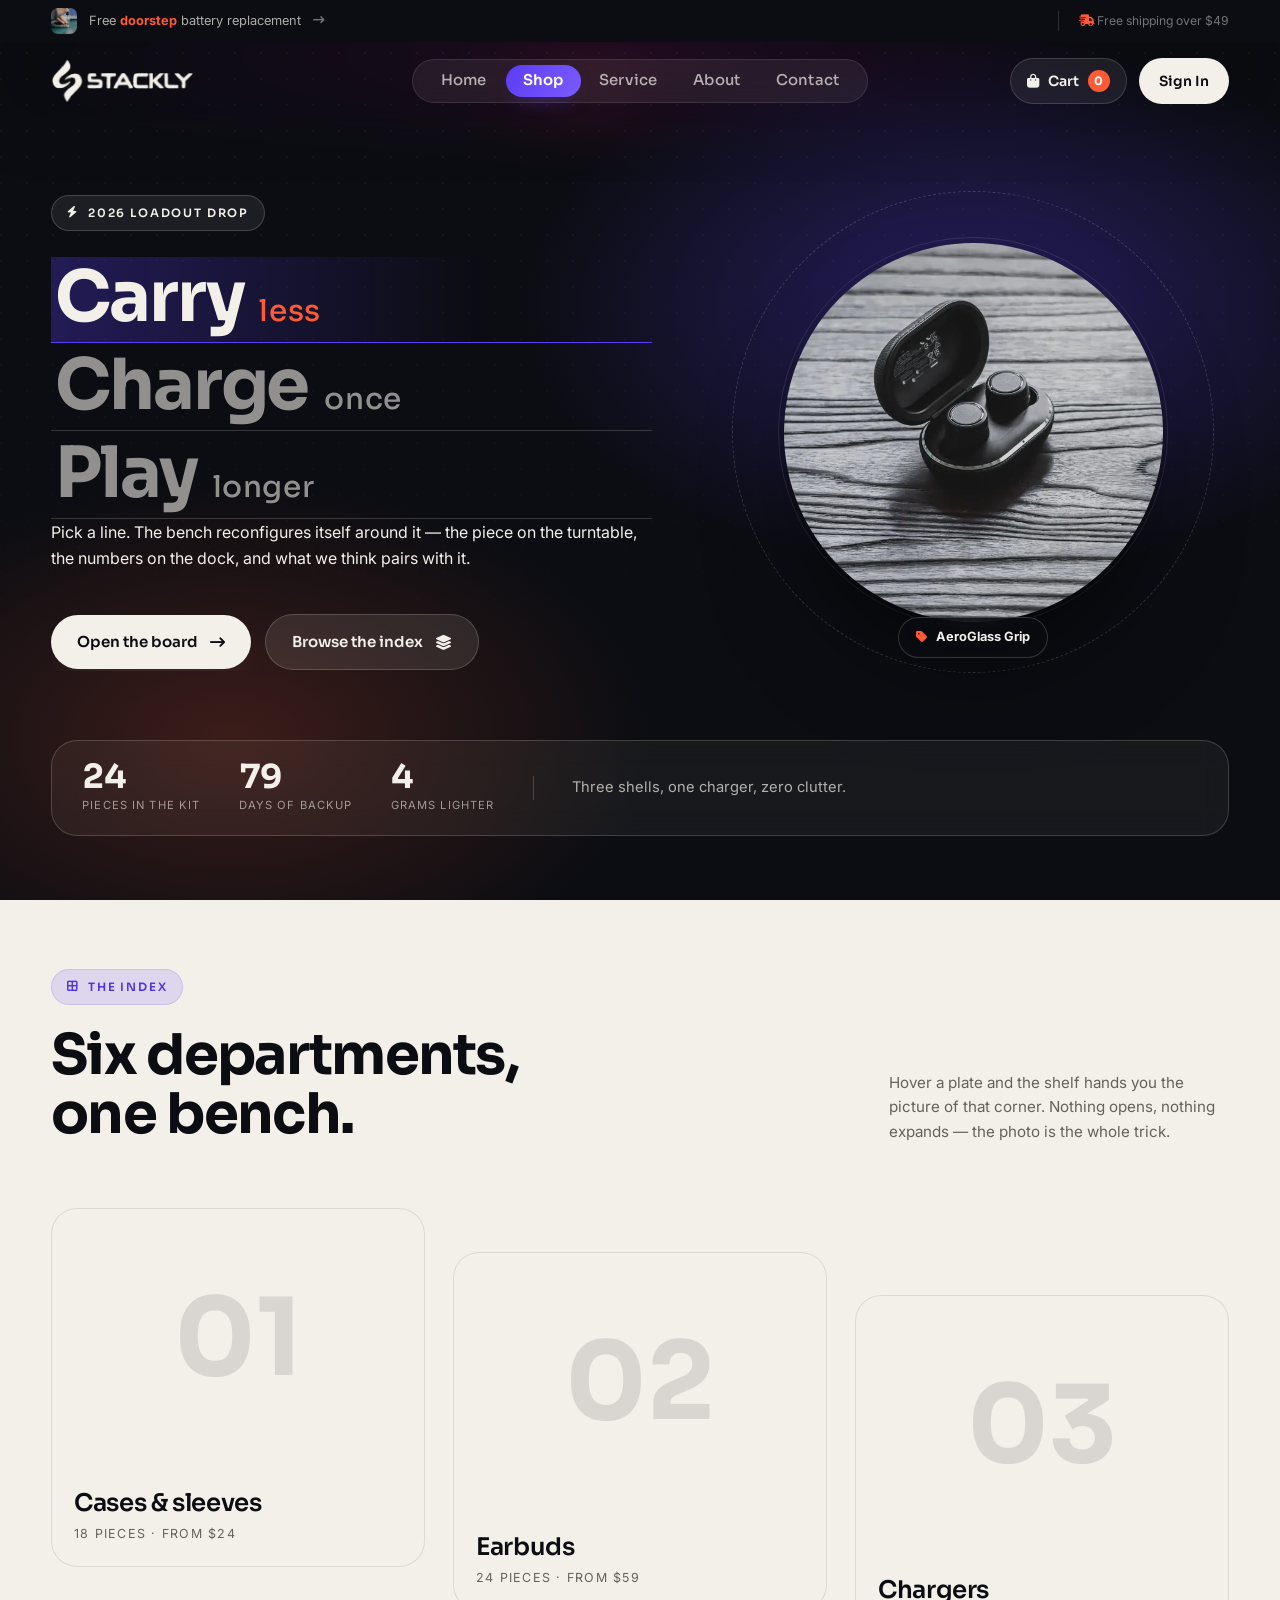
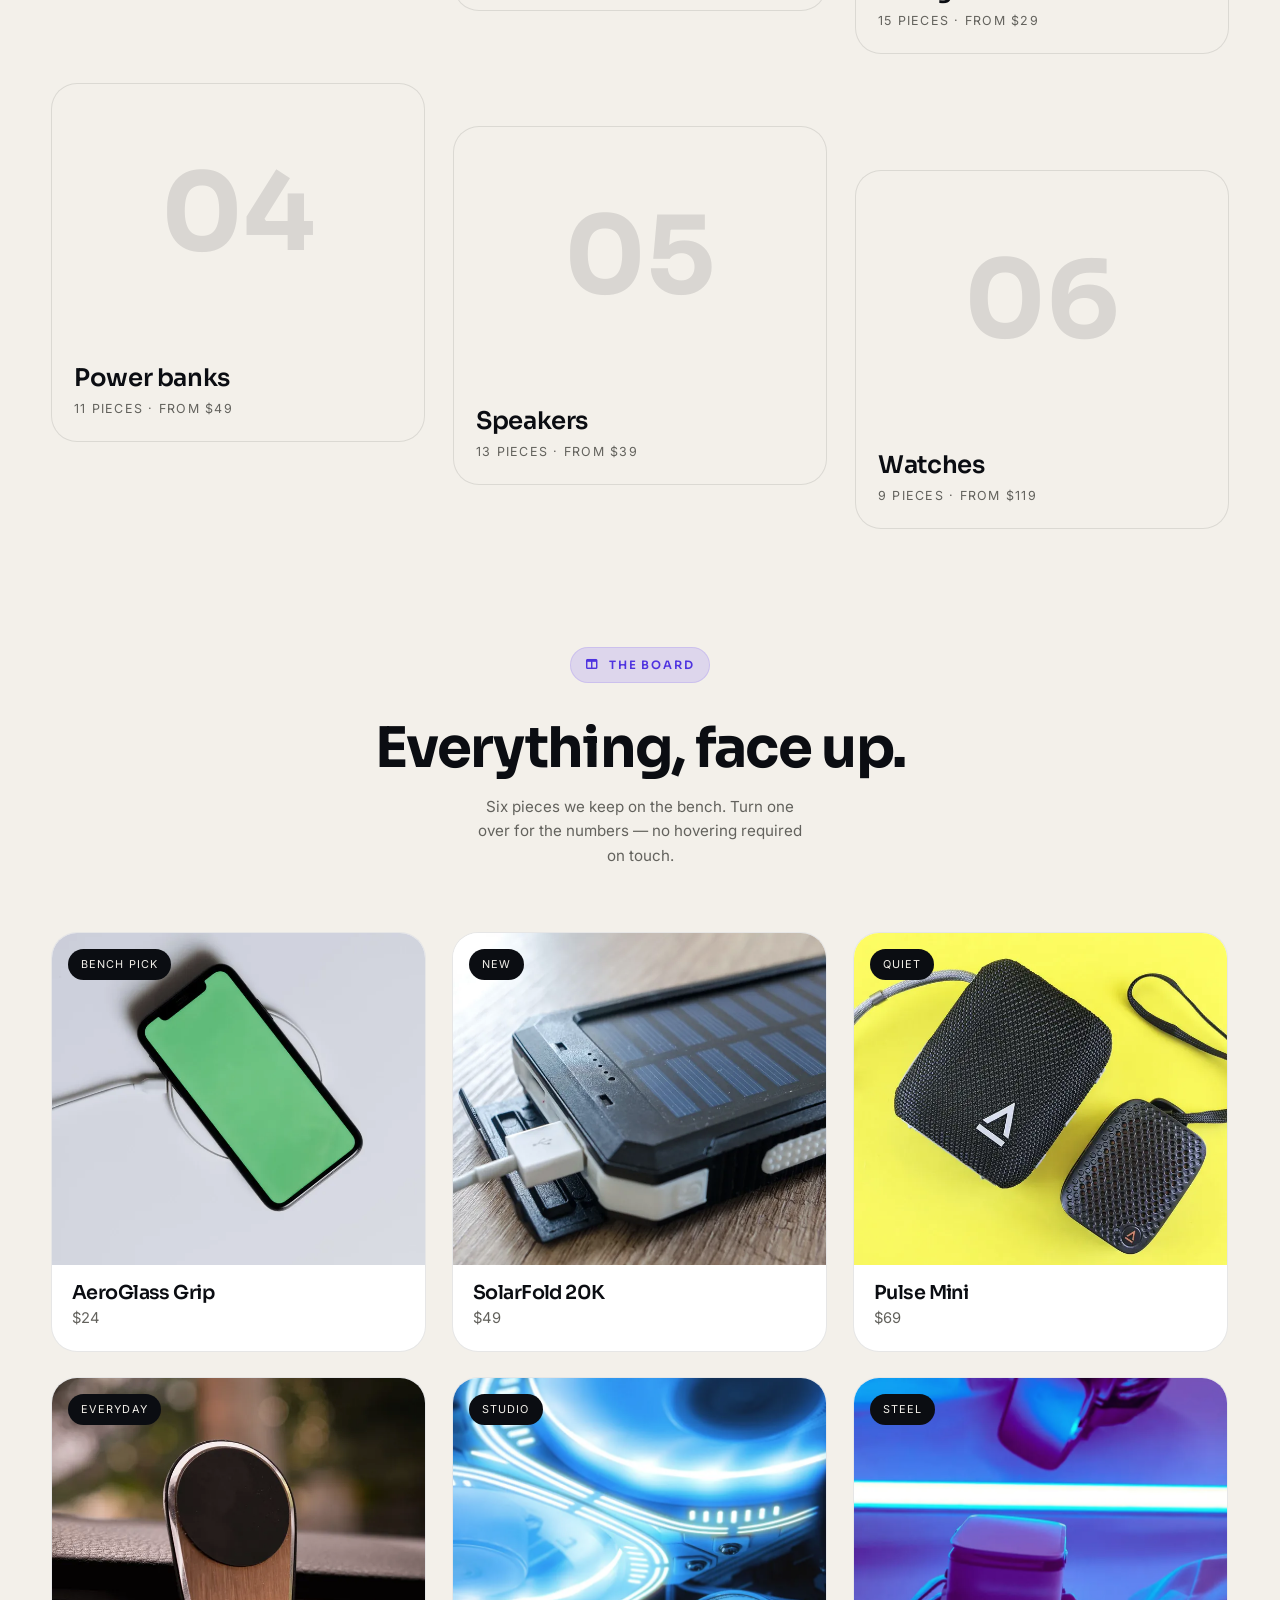
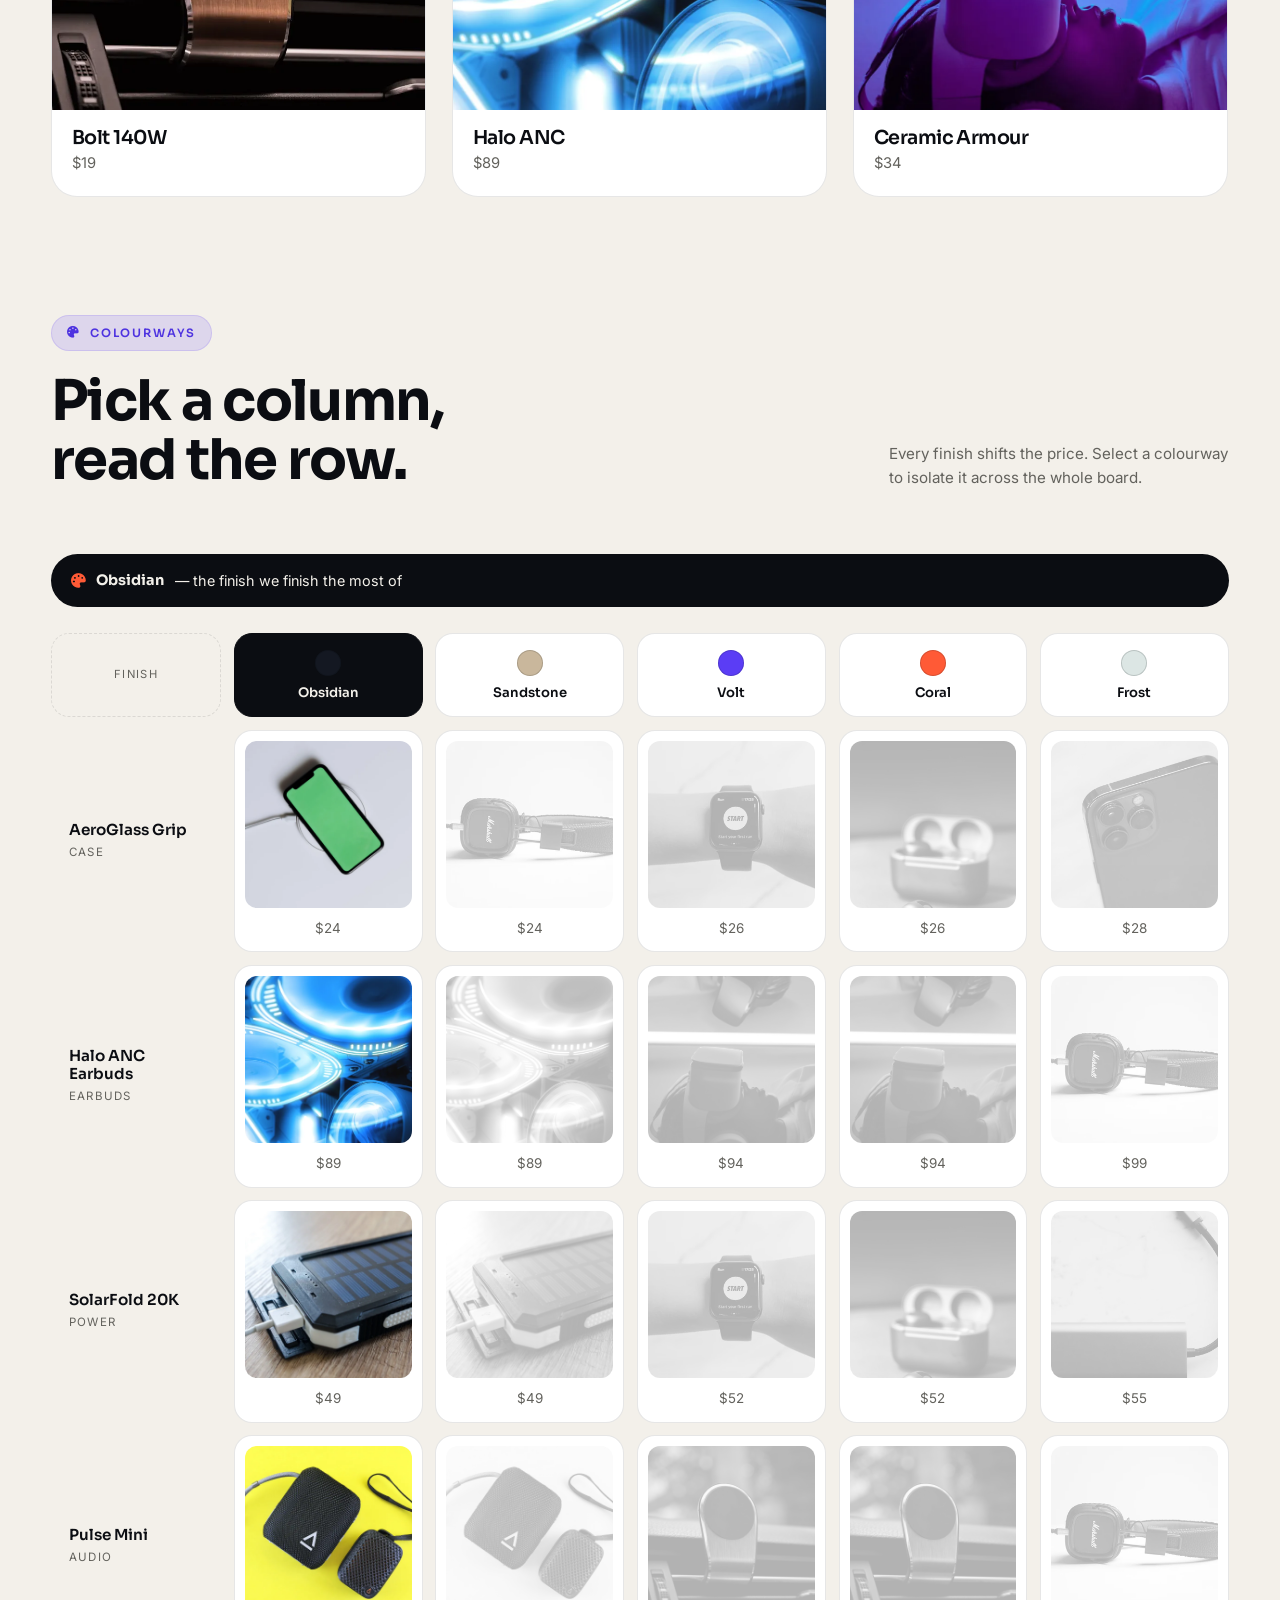
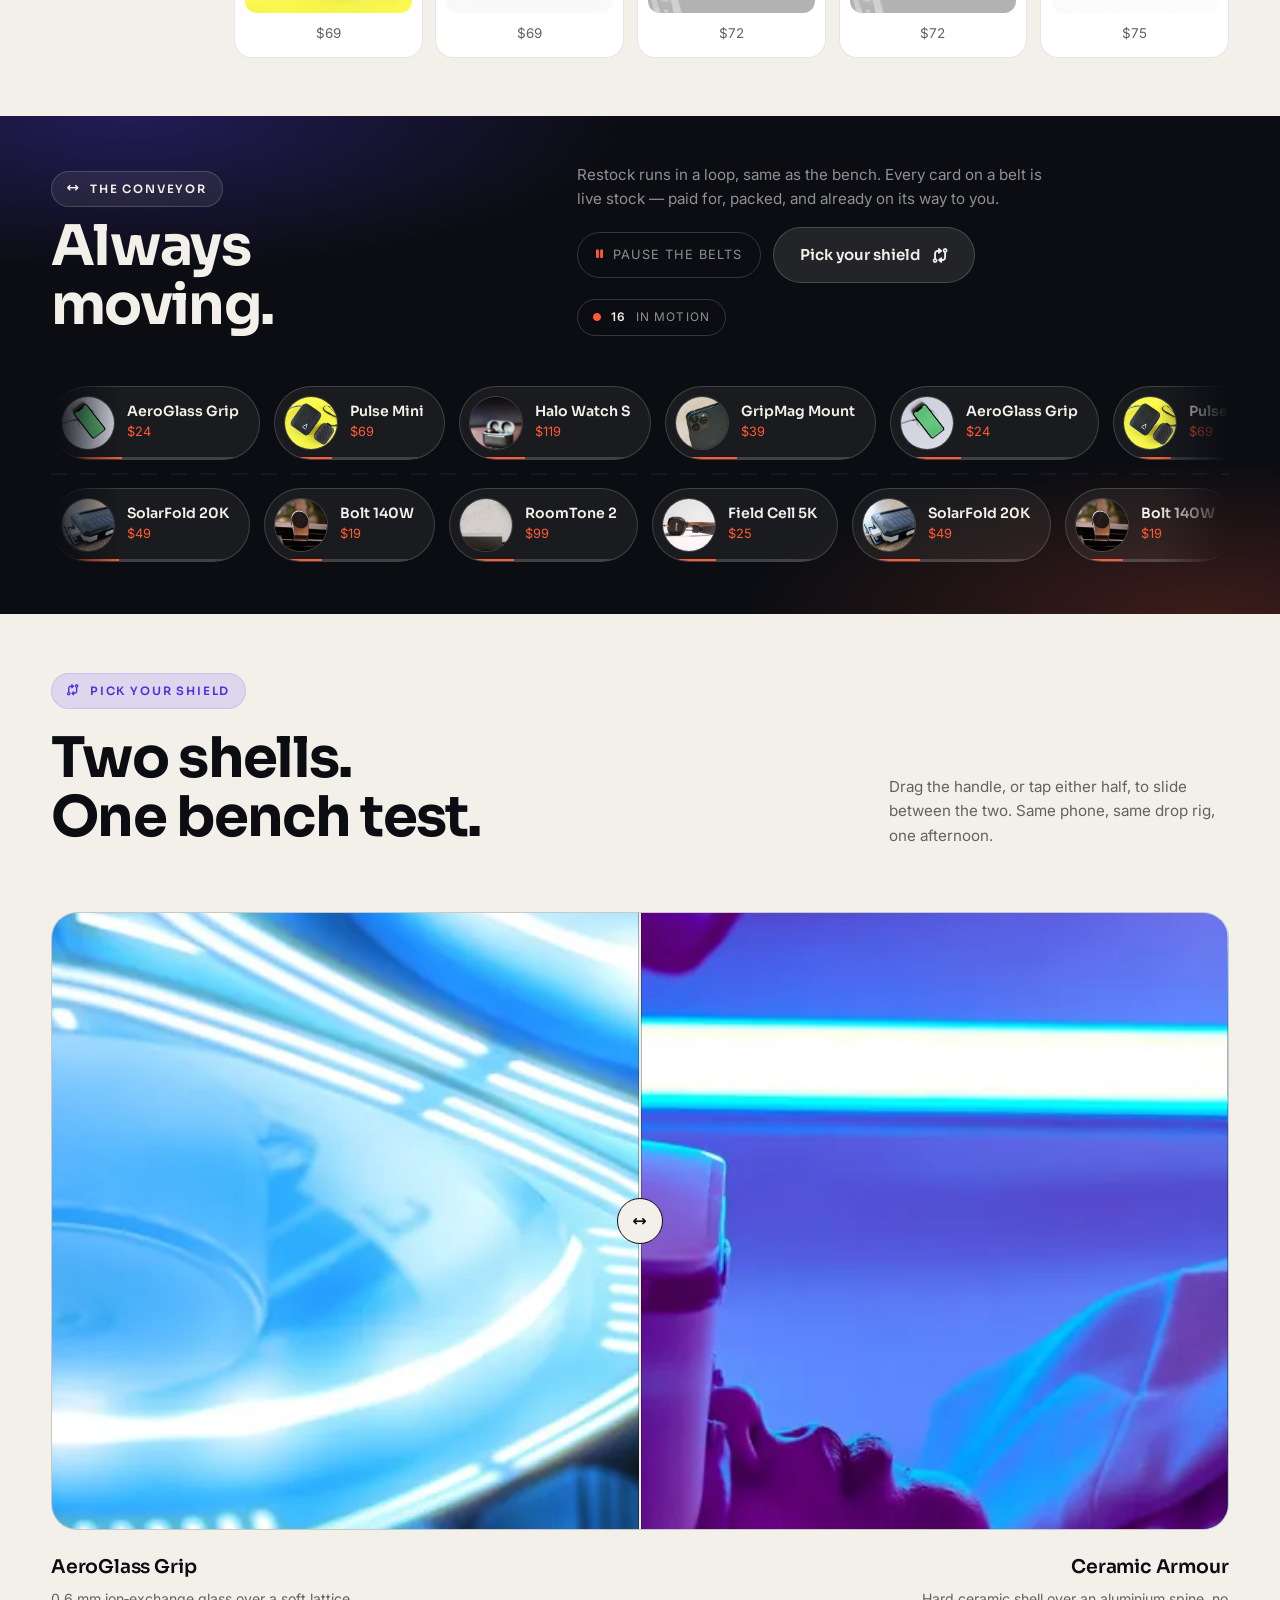
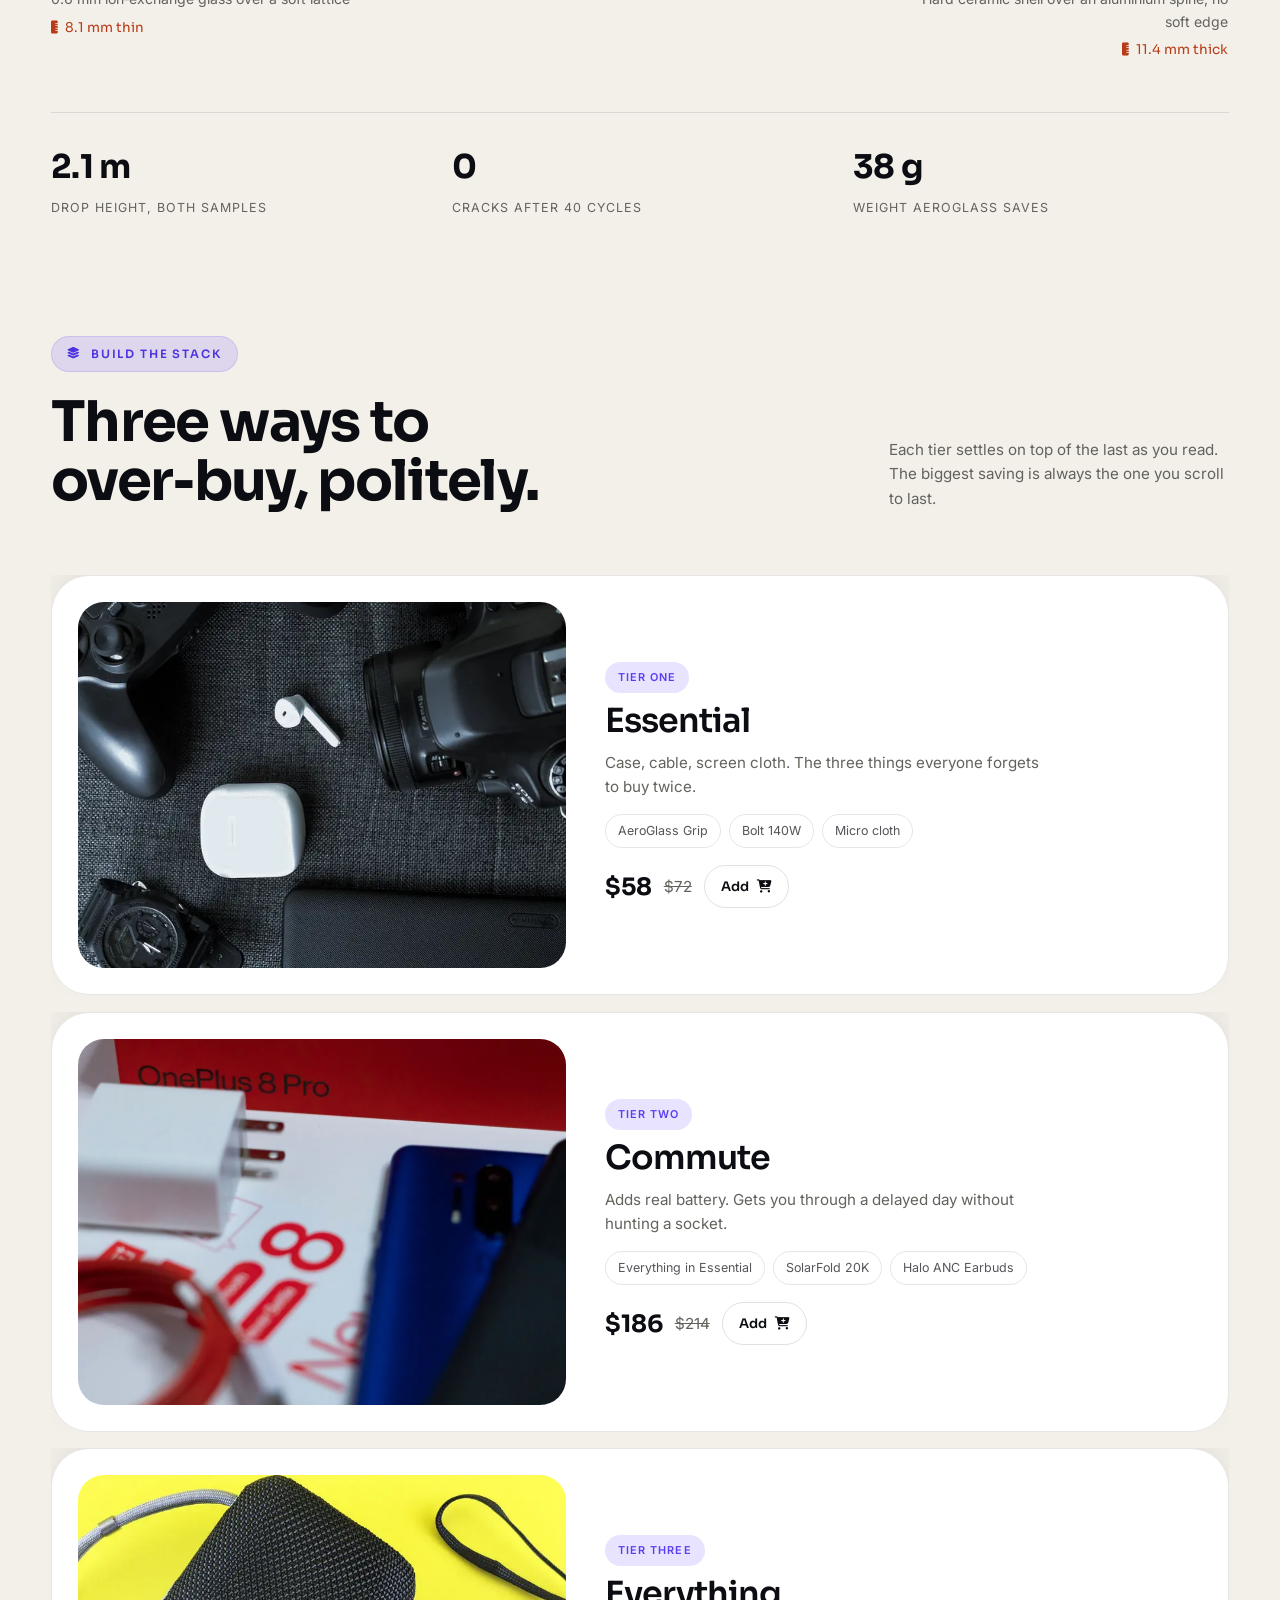
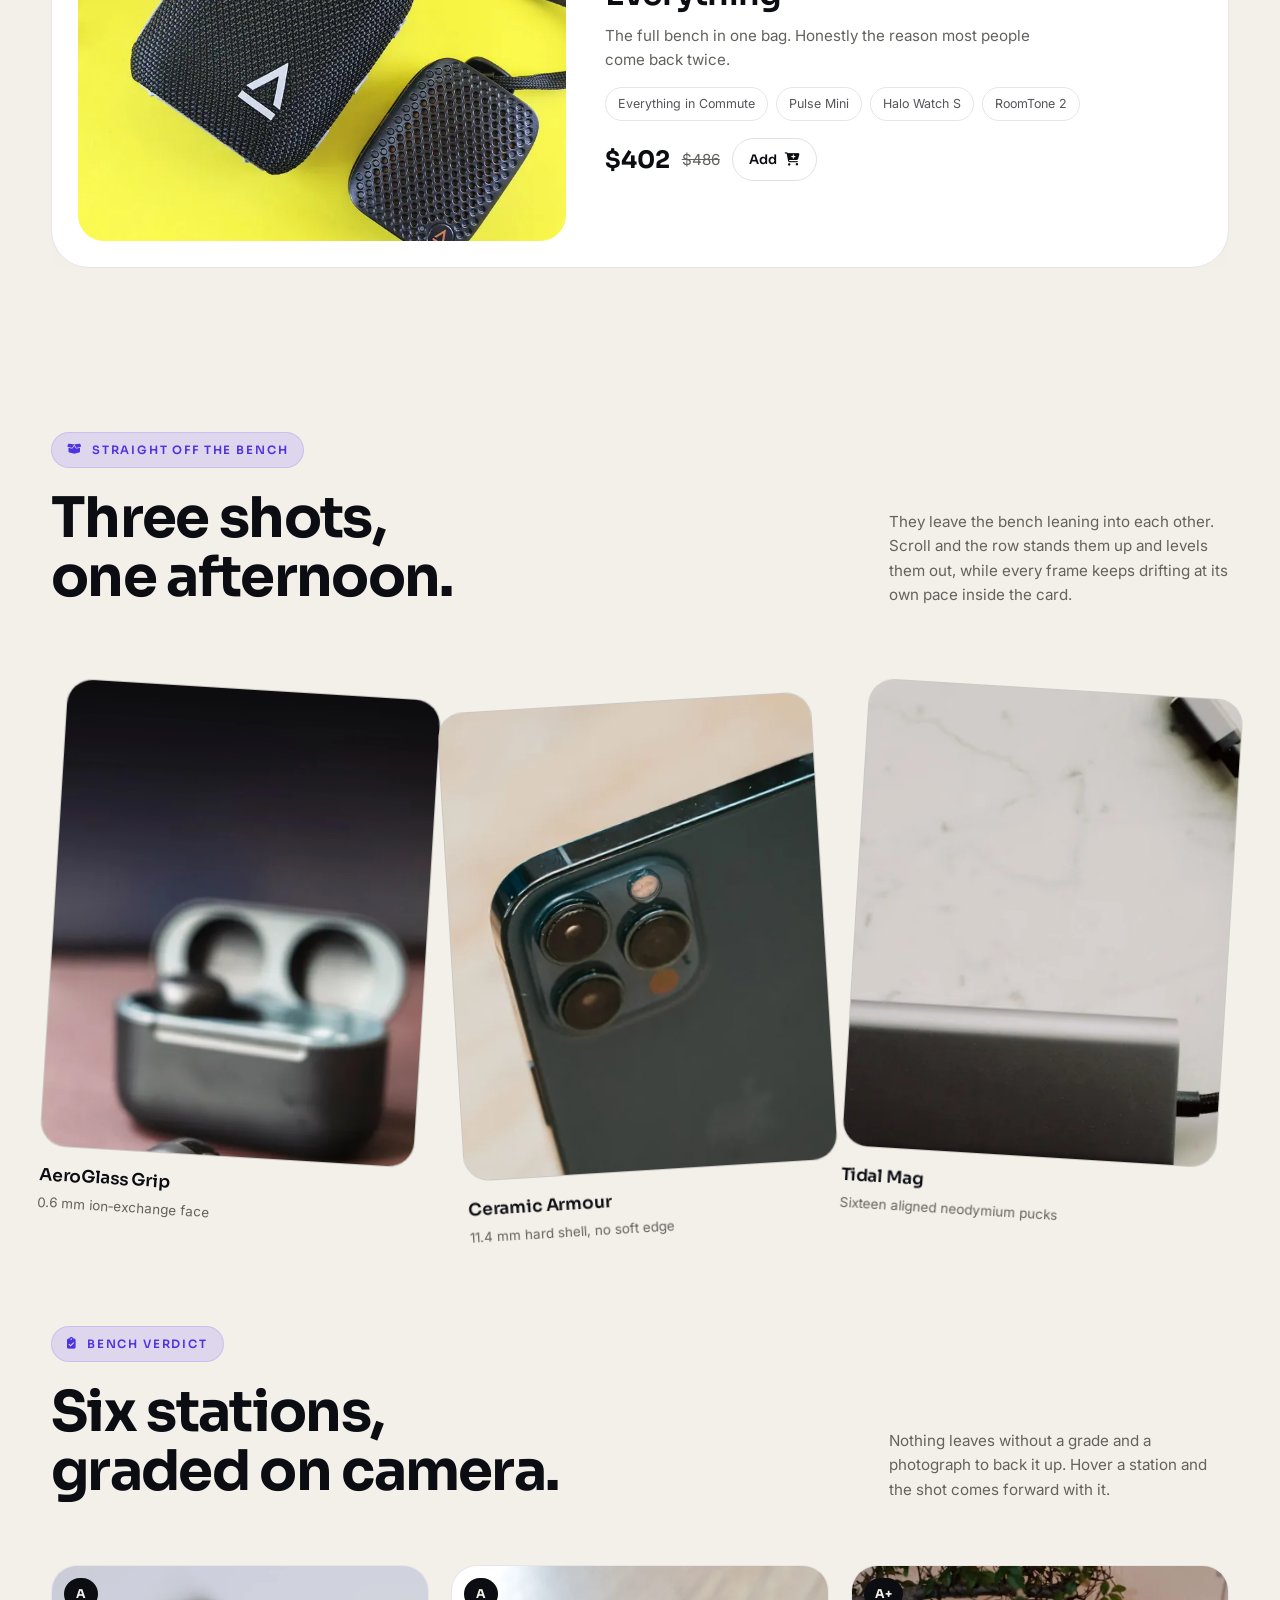
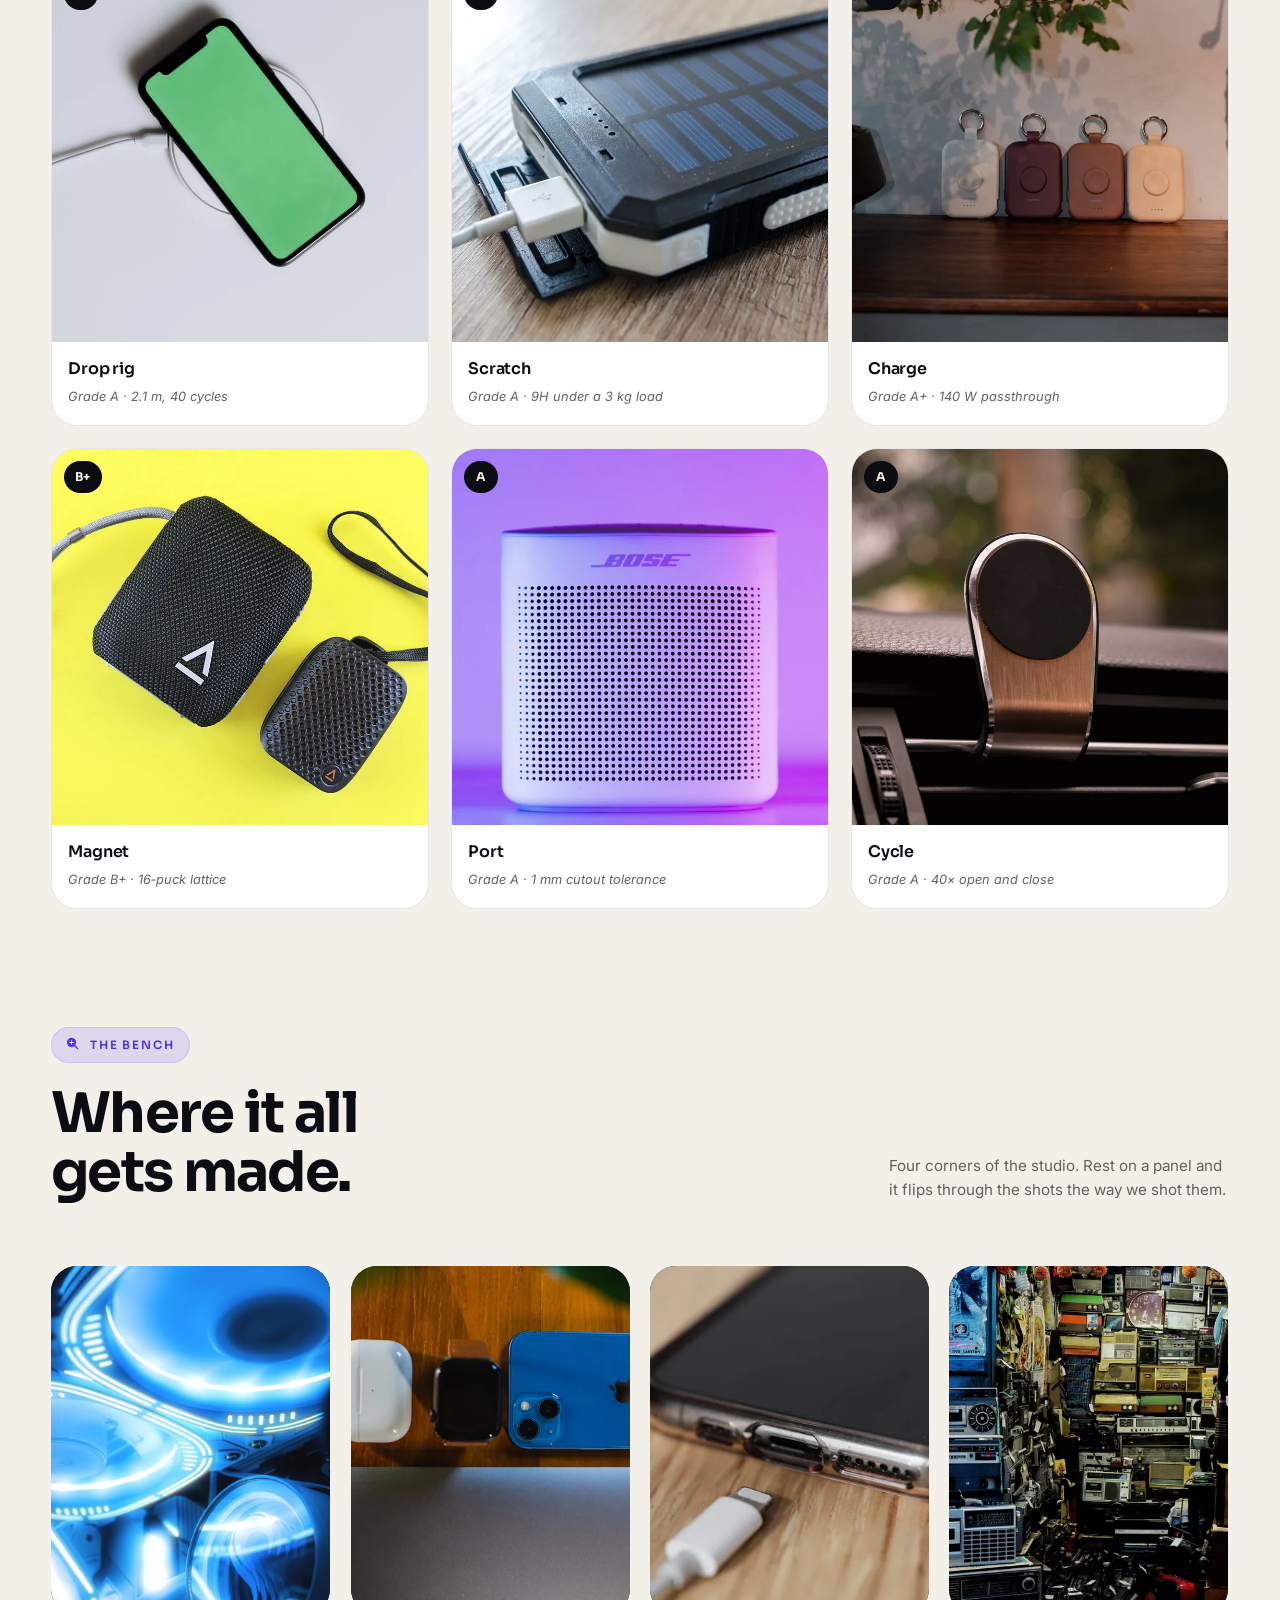
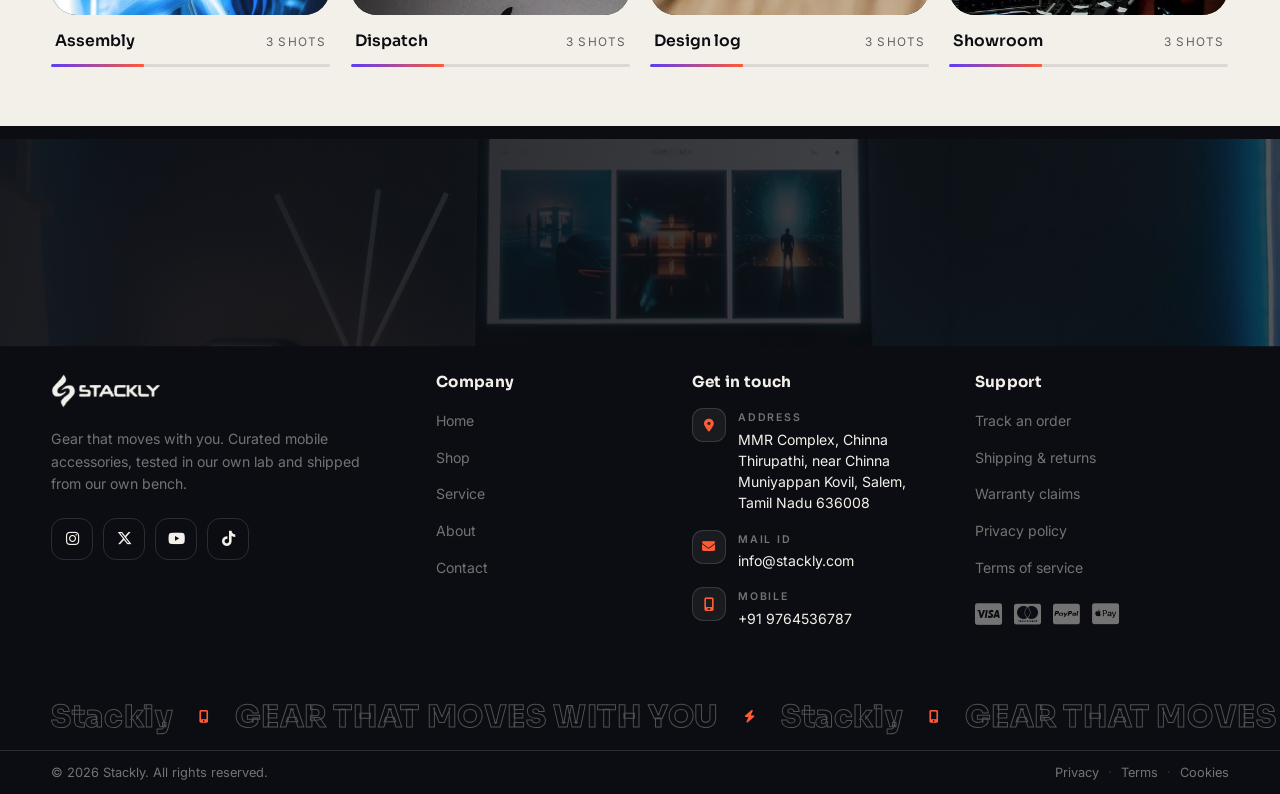
<file: HTML/shop.html>
<!DOCTYPE html>
<html lang="en">
<head>
<meta charset="UTF-8" />
<meta name="viewport" content="width=device-width, initial-scale=1.0" />
<title>Shop — Stackly</title>
<meta name="description" content="Shop the Stackly bench: cases, earbuds, chargers, power banks, speakers and watches. Twelve departments, one considered loadout." />
<link rel="icon" type="image/webp" href="../images/logo-icon-theme.webp" />
<link rel="preconnect" href="https://fonts.googleapis.com" />
<link rel="preconnect" href="https://fonts.gstatic.com" crossorigin />
<style id="boot-paint">
  /* the whole preloader is inlined so the very first paint IS the loader —
     nothing dark/blank before it, and no blur/mask layers that can fail
     to composite on some GPUs. */
  html,body{background:#0B0D12;color:#F3F0EA;margin:0}
  .preloader{position:fixed;inset:0;z-index:9999;display:grid;place-items:center;overflow:hidden;background:#0B0D12;transition:opacity .55s ease,visibility .55s}
  .pre-glow{position:absolute;inset:0;
    background:
      radial-gradient(68% 60% at 50% 26%,rgba(91,61,245,.34),transparent 66%),
      radial-gradient(60% 55% at 50% 112%,rgba(255,90,54,.26),transparent 72%),
      radial-gradient(circle at 1px 1px,rgba(243,240,234,.10) 1px,transparent 0);
    background-size:auto,auto,26px 26px}
  .pre-inner{position:relative;z-index:2;text-align:center;transition:opacity .5s ease,transform .55s cubic-bezier(.22,1,.36,1)}
  .pre-logo{display:flex;align-items:center;justify-content:center;animation:logoPop 1.1s cubic-bezier(.34,1.56,.64,1) both}
  .pre-logo-img{display:block;width:auto;height:clamp(1.9rem,5.2vw,2.6rem);object-fit:contain;filter:drop-shadow(0 2px 18px rgba(91,61,245,.45))}
  .pre-tag{margin-top:16px;font-size:.74rem;letter-spacing:.3em;text-transform:uppercase;color:rgba(243,240,234,.5);min-height:1.2em}
  .pre-bar{width:min(320px,74vw);height:5px;margin:30px auto 14px;border-radius:20px;background:rgba(243,240,234,.12);overflow:hidden}
  .pre-bar-fill{display:block;height:100%;width:0;border-radius:20px;background:linear-gradient(90deg,#5B3DF5,#FF5A36);box-shadow:0 0 18px rgba(255,90,54,.7)}
  .pre-meta{display:flex;align-items:center;justify-content:center;gap:12px;font-family:"Sora",system-ui,sans-serif;font-size:.78rem;letter-spacing:.1em;color:rgba(243,240,234,.5)}
  .pre-meta #preCount{color:#F3F0EA;font-weight:700;font-size:1rem}
  .pre-dots{display:inline-flex;gap:4px}
  .pre-dots i{width:4px;height:4px;border-radius:50%;background:rgba(243,240,234,.5);animation:blink 1.2s infinite}
  .pre-dots i:nth-child(2){animation-delay:.2s}
  .pre-dots i:nth-child(3){animation-delay:.4s}
  .preloader.done{opacity:0;visibility:hidden;pointer-events:none}
  .preloader.hide{display:none}
  @keyframes logoPop{from{opacity:0;transform:scale(.8) translateY(12px)}}
  @keyframes blink{50%{opacity:.25}}
</style>
<!-- all stylesheets load after the loader has painted (nothing blocks first paint) -->
<link rel="preload" as="style" href="https://fonts.googleapis.com/css2?family=Sora:wght@300;400;500;600;700;800&family=Inter:wght@300;400;500;600;700&display=swap" onload="this.onload=null;this.rel='stylesheet'" />
<link rel="stylesheet" href="https://cdnjs.cloudflare.com/ajax/libs/font-awesome/6.5.2/css/all.min.css" media="print" onload="this.media='all'" />
<link rel="stylesheet" href="../CSS/home.css" media="print" onload="this.media='all'" />
<link rel="stylesheet" href="../CSS/shop.css" media="print" onload="this.media='all'" />
<noscript>
  <link rel="stylesheet" href="https://fonts.googleapis.com/css2?family=Sora:wght@300;400;500;600;700;800&family=Inter:wght@300;400;500;600;700&display=swap" />
  <link rel="stylesheet" href="https://cdnjs.cloudflare.com/ajax/libs/font-awesome/6.5.2/css/all.min.css" />
  <link rel="stylesheet" href="../CSS/home.css" />
  <link rel="stylesheet" href="../CSS/shop.css" />
  <style>
    [data-reveal],[data-sp-r]{opacity:1 !important;transform:none !important;clip-path:none !important}
    .preloader{display:none}
    body{overflow:auto !important}
  </style>
</noscript>
</head>
<body>
<!-- ============ PRELOADER ============ -->
<div class="preloader" id="preloader">
  <div class="pre-glow"></div>
  <div class="pre-inner">
      <div class="pre-logo">
        <img class="pre-logo-img" src="../images/logo-full-theme.webp" alt="Stackly" width="600" height="185" />
      </div>
    <p class="pre-tag" id="preTag">Calibrating your gear</p>

    <div class="pre-bar"><span class="pre-bar-fill" id="preBar"></span></div>
    <div class="pre-meta">
      <span id="preCount">0</span><span>%</span>
      <span class="pre-dots"><i></i><i></i><i></i></span>
      <span id="preStep">Booting store</span>
    </div>
  </div>
</div>


<!-- ============ S1 · HEADER / NAVBAR ============ -->
<header class="site-head" id="header">
  <div class="head-glow" style="background-image:url('../images/nav-surface.webp')"></div>

  <div class="announce">
    <div class="shell announce-inner">
      <div class="announce-track" id="announceTrack">
        <a class="announce-item" href="404.html">
          <img src="../images/chip-1.webp" width="300" height="300" alt="Studio headphones" />
          <span>Launch week — <b>25% off</b> audio gear</span>
          <i class="fa-solid fa-arrow-right-long"></i>
        </a>
        <a class="announce-item" href="404.html">
          <img src="../images/service-repair.webp" width="720" height="520" alt="Doorstep repair service" />
          <span>Free <b>doorstep</b> battery replacement</span>
          <i class="fa-solid fa-arrow-right-long"></i>
        </a>
        <a class="announce-item" href="404.html">
          <img src="../images/chip-2.webp" width="300" height="300" alt="Smart watch" />
          <span>Trade in your watch — <b>up to $60 off</b></span>
          <i class="fa-solid fa-arrow-right-long"></i>
        </a>
      </div>
      <div class="announce-side">
        <span><i class="fa-solid fa-truck-fast"></i> Free shipping over $49</span>
      </div>
    </div>
  </div>

  <nav class="nav shell" id="nav">
    <a class="brand" href="../index.html" aria-label="Stackly home">
      <img class="brand-logo" src="../images/logo-full-theme.webp" alt="Stackly" width="600" height="185" decoding="async" />
    </a>

    <ul class="nav-links" id="navLinks">
      <span class="nav-pill" id="navPill" aria-hidden="true"></span>
      <li><a class="nav-link" href="../index.html">Home</a></li>
      <li><a class="nav-link is-active" href="shop.html">Shop</a></li>
      <li><a class="nav-link" href="service.html">Service</a></li>
      <li><a class="nav-link" href="about.html">About</a></li>
      <li><a class="nav-link" href="contact.html">Contact</a></li>
    </ul>

    <div class="nav-actions">
      <a class="cart-btn" href="cart.html" id="cartBtn" aria-label="Open cart">
        <span class="cart-btn-ico"><i class="fa-solid fa-bag-shopping"></i></span>
        <span class="cart-btn-label">Cart</span>
        <span class="cart-count" id="cartCount">0</span>
        <span class="cart-btn-sheen"></span>
      </a>
       <a class="btn btn--bright btn--sm" href="login.html">
         <span>Sign In</span>
       </a>
      <button class="burger" id="burger" aria-label="Open menu" aria-expanded="false">
        <span></span><span></span><span></span>
      </button>
    </div>
  </nav>
</header>
<!-- ============ MOBILE FULLSCREEN MENU ============ -->
<div class="mmenu" id="mmenu">
  <div class="mmenu-wipe" id="mmenuWipe">
    <div class="mmenu-bg" style="background-image:url('../images/nav-surface.webp')"></div>
    <div class="mmenu-inner">
      <div class="mmenu-head">
        <span class="mmenu-brand"><img src="../images/logo-full-theme.webp" alt="Stackly" width="600" height="185" /></span>
        <button class="mmenu-close" id="mmenuClose" aria-label="Close menu"><i class="fa-solid fa-xmark"></i></button>
      </div>
      <ul class="mmenu-links">
        <li><a href="../index.html"><em>01</em><span>Home</span><i class="fa-solid fa-arrow-right-long"></i></a></li>
        <li><a href="shop.html" class="is-active" aria-current="page"><em>02</em><span>Shop</span><i class="fa-solid fa-arrow-right-long"></i></a></li>
        <li><a href="service.html"><em>03</em><span>Service</span><i class="fa-solid fa-arrow-right-long"></i></a></li>
        <li><a href="about.html"><em>04</em><span>About</span><i class="fa-solid fa-arrow-right-long"></i></a></li>
        <li><a href="contact.html"><em>05</em><span>Contact</span><i class="fa-solid fa-arrow-right-long"></i></a></li>
      </ul>
      <div class="mmenu-foot">
        <a class="btn btn--solid btn--full" href="login.html"><span>Sign In</span></a>
        <p class="mmenu-note"><i class="fa-solid fa-truck-fast"></i> Free shipping over $49 · 30-day returns</p>
      </div>
    </div>
  </div>
</div>



<main>
<!-- =====================================================================
     SHOP PAGE — completely original build.
     Light bone base (body) with ONE dark opening band so the fixed dark
     header stays legible, plus ONE dark accent band mid-page for rhythm.
     Ten content sections, none of which reuse a Home layout.
     ===================================================================== -->

<!-- ============ S2 · THE LOADOUT (dark opening band) ============ -->
<section class="sp-hero" id="hero" data-sp-hero>
  <div class="sp-hero__bg" aria-hidden="true">
    <span class="sp-hero__halo"></span>
    <span class="sp-hero__grain"></span>
  </div>

  <div class="shell sp-hero__grid">
    <div class="sp-hero__copy">
      <span class="eyebrow eyebrow--light" data-sp-r="dropIn"><i class="fa-solid fa-bolt"></i> 2026 loadout drop</span>

      <h1 class="sp-hero__title">
        <button type="button" class="sp-line is-active" data-tab="0" data-sp-r="foldUp"><b>Carry</b><em>less</em></button>
        <button type="button" class="sp-line" data-tab="1" data-sp-r="foldUp"><b>Charge</b><em>once</em></button>
        <button type="button" class="sp-line" data-tab="2" data-sp-r="foldUp"><b>Play</b><em>longer</em></button>
      </h1>

      <p class="sp-hero__lede" data-sp-r="ascent">Pick a line. The bench reconfigures itself around it — the piece on the turntable, the numbers on the dock, and what we think pairs with it.</p>

      <div class="sp-hero__cta" data-sp-r="ascent">
        <a class="btn btn--bright" href="404.html"><span>Open the board</span><i class="fa-solid fa-arrow-right-long"></i></a>
        <a class="btn btn--glass" href="404.html"><span>Browse the index</span><i class="fa-solid fa-layer-group"></i></a>
      </div>
    </div>

    <div class="sp-hero__lens" data-sp-r="iris">
      <span class="sp-lens__ring" aria-hidden="true"></span>
      <span class="sp-lens__ring sp-lens__ring--b" aria-hidden="true"></span>
      <div class="sp-lens__stage" id="spLens">
        <figure class="sp-lens__fig is-active" data-lens="0">
          <img src="../images/cat-earbuds.webp" alt="AeroGlass Grip case, studio angle" width="900" height="1150" />
        </figure>
        <figure class="sp-lens__fig" data-lens="1">
          <img src="../images/product-2.webp" alt="SolarFold 20K power bank, studio angle" width="720" height="720" />
        </figure>
        <figure class="sp-lens__fig" data-lens="2">
          <img src="../images/product-3.webp" alt="Pulse Mini speaker, studio angle" width="720" height="720" />
        </figure>
      </div>
      <span class="sp-lens__tag"><i class="fa-solid fa-tag"></i><b id="spLensTag">AeroGlass Grip</b></span>
    </div>
  </div>

  <div class="shell">
    <div class="sp-dock" id="spDock">
      <div class="sp-dock__c"><b class="sp-dock__v" data-v="24">0</b><span class="sp-dock__k">Pieces in the kit</span></div>
      <div class="sp-dock__c"><b class="sp-dock__v" data-v="79">0</b><span class="sp-dock__k">Days of backup</span></div>
      <div class="sp-dock__c"><b class="sp-dock__v" data-v="4">0</b><span class="sp-dock__k">Grams lighter</span></div>
      <p class="sp-dock__note" id="spDockNote">Three shells, one charger, zero clutter.</p>
    </div>
  </div>
</section>

<!-- ============ S3 · THE INDEX (staggered plate cascade) ============ -->
<section class="sp-index" id="index" data-sp-index>
  <div class="shell">
    <header class="sec-head">
      <div>
        <span class="eyebrow" data-sp-r="ascent"><i class="fa-solid fa-border-all"></i> The index</span>
        <h2 class="sec-title" data-sp-r="ascent">Six departments,<br />one bench.</h2>
      </div>
      <p class="sec-note" data-sp-r="ascent">Hover a plate and the shelf hands you the picture of that corner. Nothing opens, nothing expands — the photo is the whole trick.</p>
    </header>

    <div class="sp-idx" id="spIdx">
      <article class="sp-idx__plate" data-sp-r="iris">
        <span class="sp-idx__win" aria-hidden="true">
          <img class="sp-idx__shot" src="../images/cat-cases.webp" alt="" width="620" height="620" loading="lazy" />
        </span>
        <span class="sp-idx__ghost" aria-hidden="true">01</span>
        <h3 class="sp-idx__name">Cases &amp; sleeves</h3>
        <p class="sp-idx__meta">18 pieces &middot; from $24</p>
      </article>

      <article class="sp-idx__plate" data-sp-r="iris">
        <span class="sp-idx__win" aria-hidden="true">
          <img class="sp-idx__shot" src="../images/cat-earbuds.webp" alt="" width="620" height="620" loading="lazy" />
        </span>
        <span class="sp-idx__ghost" aria-hidden="true">02</span>
        <h3 class="sp-idx__name">Earbuds</h3>
        <p class="sp-idx__meta">24 pieces &middot; from $59</p>
      </article>

      <article class="sp-idx__plate" data-sp-r="iris">
        <span class="sp-idx__win" aria-hidden="true">
          <img class="sp-idx__shot" src="../images/cat-chargers.webp" alt="" width="620" height="620" loading="lazy" />
        </span>
        <span class="sp-idx__ghost" aria-hidden="true">03</span>
        <h3 class="sp-idx__name">Chargers</h3>
        <p class="sp-idx__meta">15 pieces &middot; from $29</p>
      </article>

      <article class="sp-idx__plate" data-sp-r="iris">
        <span class="sp-idx__win" aria-hidden="true">
          <img class="sp-idx__shot" src="../images/cat-powerbanks.webp" alt="" width="620" height="620" loading="lazy" />
        </span>
        <span class="sp-idx__ghost" aria-hidden="true">04</span>
        <h3 class="sp-idx__name">Power banks</h3>
        <p class="sp-idx__meta">11 pieces &middot; from $49</p>
      </article>

      <article class="sp-idx__plate" data-sp-r="iris">
        <span class="sp-idx__win" aria-hidden="true">
          <img class="sp-idx__shot" src="../images/cat-speakers.webp" alt="" width="620" height="620" loading="lazy" />
        </span>
        <span class="sp-idx__ghost" aria-hidden="true">05</span>
        <h3 class="sp-idx__name">Speakers</h3>
        <p class="sp-idx__meta">13 pieces &middot; from $39</p>
      </article>

      <article class="sp-idx__plate" data-sp-r="iris">
        <span class="sp-idx__win" aria-hidden="true">
          <img class="sp-idx__shot" src="../images/cat-watch.webp" alt="" width="620" height="620" loading="lazy" />
        </span>
        <span class="sp-idx__ghost" aria-hidden="true">06</span>
        <h3 class="sp-idx__name">Watches</h3>
        <p class="sp-idx__meta">9 pieces &middot; from $119</p>
      </article>
    </div>
  </div>
</section>

<!-- ============ S4 · THE BOARD (flip cards) ============ -->
<section class="sp-board" id="board" data-sp-board>
  <div class="shell">
    <header class="sec-head sec-head--center">
      <span class="eyebrow" data-sp-r="ascent"><i class="fa-solid fa-table-columns"></i> The board</span>
      <h2 class="sec-title" data-sp-r="ascent">Everything, face up.</h2>
      <p class="sec-note" data-sp-r="ascent">Six pieces we keep on the bench. Turn one over for the numbers — no hovering required on touch.</p>
    </header>

    <div class="sp-flip">
      <article class="sp-flip__c" data-sp-r="ghost">
        <div class="sp-flip__in">
          <div class="sp-flip__face sp-flip__face--f">
            <span class="sp-flip__badge">Bench pick</span>
            <img src="../images/product-1.webp" alt="AeroGlass Grip case" width="720" height="720" loading="lazy" />
            <h3>AeroGlass Grip</h3>
            <p class="sp-flip__price">$24</p>
          </div>
          <div class="sp-flip__face sp-flip__face--b">
            <h4>AeroGlass Grip</h4>
            <ul>
              <li><span>Shell</span><b>1.4&nbsp;mm</b></li>
              <li><span>Grip</span><b>Micro‑dot</b></li>
              <li><span>Drop</span><b>2&nbsp;m</b></li>
            </ul>
            <button type="button" class="add-to-cart add-to-cart--lit" data-id="aeroglass" data-name="AeroGlass Grip" data-price="24" data-img="../images/product-1.webp"><span>Add</span><i class="fa-solid fa-cart-plus"></i></button>
          </div>
        </div>
      </article>

      <article class="sp-flip__c" data-sp-r="ghost">
        <div class="sp-flip__in">
          <div class="sp-flip__face sp-flip__face--f">
            <span class="sp-flip__badge">New</span>
            <img src="../images/product-2.webp" alt="SolarFold 20K power bank" width="720" height="720" loading="lazy" />
            <h3>SolarFold 20K</h3>
            <p class="sp-flip__price">$49</p>
          </div>
          <div class="sp-flip__face sp-flip__face--b">
            <h4>SolarFold 20K</h4>
            <ul>
              <li><span>Capacity</span><b>20,000&nbsp;mAh</b></li>
              <li><span>Out</span><b>65&nbsp;W</b></li>
              <li><span>Panel</span><b>Fold‑out</b></li>
            </ul>
            <button type="button" class="add-to-cart add-to-cart--lit" data-id="solarfold" data-name="SolarFold 20K" data-price="49" data-img="../images/product-2.webp"><span>Add</span><i class="fa-solid fa-cart-plus"></i></button>
          </div>
        </div>
      </article>

      <article class="sp-flip__c" data-sp-r="ghost">
        <div class="sp-flip__in">
          <div class="sp-flip__face sp-flip__face--f">
            <span class="sp-flip__badge">Quiet</span>
            <img src="../images/product-3.webp" alt="Pulse Mini speaker" width="720" height="720" loading="lazy" />
            <h3>Pulse Mini</h3>
            <p class="sp-flip__price">$69</p>
          </div>
          <div class="sp-flip__face sp-flip__face--b">
            <h4>Pulse Mini</h4>
            <ul>
              <li><span>Output</span><b>12&nbsp;W</b></li>
              <li><span>Battery</span><b>18&nbsp;h</b></li>
              <li><span>Pairing</span><b>Dual</b></li>
            </ul>
            <button type="button" class="add-to-cart add-to-cart--lit" data-id="pulse-mini" data-name="Pulse Mini" data-price="69" data-img="../images/product-3.webp"><span>Add</span><i class="fa-solid fa-cart-plus"></i></button>
          </div>
        </div>
      </article>

      <article class="sp-flip__c" data-sp-r="ghost">
        <div class="sp-flip__in">
          <div class="sp-flip__face sp-flip__face--f">
            <span class="sp-flip__badge">Everyday</span>
            <img src="../images/product-4.webp" alt="Bolt 140W braided cable" width="720" height="720" loading="lazy" />
            <h3>Bolt 140W</h3>
            <p class="sp-flip__price">$19</p>
          </div>
          <div class="sp-flip__face sp-flip__face--b">
            <h4>Bolt 140W Braided</h4>
            <ul>
              <li><span>Length</span><b>2&nbsp;m</b></li>
              <li><span>Max</span><b>140&nbsp;W</b></li>
              <li><span>Tip</span><b>USB‑C</b></li>
            </ul>
            <button type="button" class="add-to-cart add-to-cart--lit" data-id="bolt-140" data-name="Bolt 140W Braided" data-price="19" data-img="../images/product-4.webp"><span>Add</span><i class="fa-solid fa-cart-plus"></i></button>
          </div>
        </div>
      </article>

      <article class="sp-flip__c" data-sp-r="ghost">
        <div class="sp-flip__in">
          <div class="sp-flip__face sp-flip__face--f">
            <span class="sp-flip__badge">Studio</span>
            <img src="../images/gallery-1.webp" alt="Halo ANC earbuds in the studio" width="760" height="980" loading="lazy" />
            <h3>Halo ANC</h3>
            <p class="sp-flip__price">$89</p>
          </div>
          <div class="sp-flip__face sp-flip__face--b">
            <h4>Halo ANC Earbuds</h4>
            <ul>
              <li><span>ANC</span><b>Hybrid</b></li>
              <li><span>Battery</span><b>8&nbsp;h</b></li>
              <li><span>Codec</span><b>LDAC</b></li>
            </ul>
            <button type="button" class="add-to-cart add-to-cart--lit" data-id="halo-anc" data-name="Halo ANC Earbuds" data-price="89" data-img="../images/gallery-1.webp"><span>Add</span><i class="fa-solid fa-cart-plus"></i></button>
          </div>
        </div>
      </article>

      <article class="sp-flip__c" data-sp-r="ghost">
        <div class="sp-flip__in">
          <div class="sp-flip__face sp-flip__face--f">
            <span class="sp-flip__badge">Steel</span>
            <img src="../images/gallery-2.webp" alt="Ceramic Armour case" width="760" height="980" loading="lazy" />
            <h3>Ceramic Armour</h3>
            <p class="sp-flip__price">$34</p>
          </div>
          <div class="sp-flip__face sp-flip__face--b">
            <h4>Ceramic Armour</h4>
            <ul>
              <li><span>Shell</span><b>Ceramic</b></li>
              <li><span>Drop</span><b>3&nbsp;m</b></li>
              <li><span>Mags</span><b>Yes</b></li>
            </ul>
            <button type="button" class="add-to-cart add-to-cart--lit" data-id="ceramic" data-name="Ceramic Armour" data-price="34" data-img="../images/gallery-2.webp"><span>Add</span><i class="fa-solid fa-cart-plus"></i></button>
          </div>
        </div>
      </article>
    </div>
  </div>
</section>

<!-- ============ S5 · COLOURWAYS (cross‑highlight matrix) ============ -->
<section class="sp-mx-sec" id="matrix" data-sp-mx>
  <div class="shell">
    <header class="sec-head">
      <div>
        <span class="eyebrow" data-sp-r="ascent"><i class="fa-solid fa-palette"></i> Colourways</span>
        <h2 class="sec-title" data-sp-r="ascent">Pick a column,<br />read the row.</h2>
      </div>
      <p class="sec-note" data-sp-r="ascent">Every finish shifts the price. Select a colourway to isolate it across the whole board.</p>
    </header>

    <div class="sp-mx" id="spMx" data-active="0">
      <p class="sp-mx__banner" id="spMxBanner"><i class="fa-solid fa-palette"></i> <b>Obsidian</b> — the finish we finish the most of</p>

      <div class="sp-mx__grid" id="spMxGrid">
        <div class="sp-mx__corner">Finish</div>

        <button type="button" class="sp-mx__col is-on" data-col="0"><span class="sp-mx__sw" style="--sw:#141822"></span><b>Obsidian</b></button>
        <button type="button" class="sp-mx__col" data-col="1"><span class="sp-mx__sw" style="--sw:#C9B79C"></span><b>Sandstone</b></button>
        <button type="button" class="sp-mx__col" data-col="2"><span class="sp-mx__sw" style="--sw:#5B3DF5"></span><b>Volt</b></button>
        <button type="button" class="sp-mx__col" data-col="3"><span class="sp-mx__sw" style="--sw:#FF5A36"></span><b>Coral</b></button>
        <button type="button" class="sp-mx__col" data-col="4"><span class="sp-mx__sw" style="--sw:#DCE6E4"></span><b>Frost</b></button>

        <div class="sp-mx__lab"><b>AeroGlass Grip</b><em>Case</em></div>
        <button type="button" class="sp-mx__cell" data-c="0"><img src="../images/product-1.webp" alt="AeroGlass Grip, Obsidian" width="720" height="720" loading="lazy" /><em>$24</em></button>
        <button type="button" class="sp-mx__cell" data-c="1"><img src="../images/chip-1.webp" alt="AeroGlass Grip, Sandstone" width="300" height="300" loading="lazy" /><em>$24</em></button>
        <button type="button" class="sp-mx__cell" data-c="2"><img src="../images/chip-2.webp" alt="AeroGlass Grip, Volt" width="300" height="300" loading="lazy" /><em>$26</em></button>
        <button type="button" class="sp-mx__cell" data-c="3"><img src="../images/arrival-1.webp" alt="AeroGlass Grip, Coral" width="620" height="780" loading="lazy" /><em>$26</em></button>
        <button type="button" class="sp-mx__cell" data-c="4"><img src="../images/arrival-2.webp" alt="AeroGlass Grip, Frost" width="620" height="780" loading="lazy" /><em>$28</em></button>

        <div class="sp-mx__lab"><b>Halo ANC Earbuds</b><em>Earbuds</em></div>
        <button type="button" class="sp-mx__cell" data-c="0"><img src="../images/gallery-1.webp" alt="Halo ANC, Obsidian" width="760" height="980" loading="lazy" /><em>$89</em></button>
        <button type="button" class="sp-mx__cell" data-c="1"><img src="../images/gallery-1.webp" alt="Halo ANC, Sandstone" width="760" height="980" loading="lazy" /><em>$89</em></button>
        <button type="button" class="sp-mx__cell" data-c="2"><img src="../images/gallery-2.webp" alt="Halo ANC, Volt" width="760" height="980" loading="lazy" /><em>$94</em></button>
        <button type="button" class="sp-mx__cell" data-c="3"><img src="../images/gallery-2.webp" alt="Halo ANC, Coral" width="760" height="980" loading="lazy" /><em>$94</em></button>
        <button type="button" class="sp-mx__cell" data-c="4"><img src="../images/chip-1.webp" alt="Halo ANC, Frost" width="300" height="300" loading="lazy" /><em>$99</em></button>

        <div class="sp-mx__lab"><b>SolarFold 20K</b><em>Power</em></div>
        <button type="button" class="sp-mx__cell" data-c="0"><img src="../images/product-2.webp" alt="SolarFold 20K, Obsidian" width="720" height="720" loading="lazy" /><em>$49</em></button>
        <button type="button" class="sp-mx__cell" data-c="1"><img src="../images/product-2.webp" alt="SolarFold 20K, Sandstone" width="720" height="720" loading="lazy" /><em>$49</em></button>
        <button type="button" class="sp-mx__cell" data-c="2"><img src="../images/chip-2.webp" alt="SolarFold 20K, Volt" width="300" height="300" loading="lazy" /><em>$52</em></button>
        <button type="button" class="sp-mx__cell" data-c="3"><img src="../images/arrival-1.webp" alt="SolarFold 20K, Coral" width="620" height="780" loading="lazy" /><em>$52</em></button>
        <button type="button" class="sp-mx__cell" data-c="4"><img src="../images/arrival-3.webp" alt="SolarFold 20K, Frost" width="620" height="780" loading="lazy" /><em>$55</em></button>

        <div class="sp-mx__lab"><b>Pulse Mini</b><em>Audio</em></div>
        <button type="button" class="sp-mx__cell" data-c="0"><img src="../images/product-3.webp" alt="Pulse Mini, Obsidian" width="720" height="720" loading="lazy" /><em>$69</em></button>
        <button type="button" class="sp-mx__cell" data-c="1"><img src="../images/product-3.webp" alt="Pulse Mini, Sandstone" width="720" height="720" loading="lazy" /><em>$69</em></button>
        <button type="button" class="sp-mx__cell" data-c="2"><img src="../images/product-4.webp" alt="Pulse Mini, Volt" width="720" height="720" loading="lazy" /><em>$72</em></button>
        <button type="button" class="sp-mx__cell" data-c="3"><img src="../images/product-4.webp" alt="Pulse Mini, Coral" width="720" height="720" loading="lazy" /><em>$72</em></button>
        <button type="button" class="sp-mx__cell" data-c="4"><img src="../images/chip-1.webp" alt="Pulse Mini, Frost" width="300" height="300" loading="lazy" /><em>$75</em></button>
      </div>
    </div>
  </div>
</section>

<!-- ============ S6 · THE CONVEYOR (dark accent band) ============ -->
<section class="sp-belt" id="conv" data-sp-conv data-state="run">
  <div class="shell sp-belt__inner">

    <header class="sp-belt__head">
      <div class="sp-belt__lead">
        <span class="eyebrow eyebrow--light" data-sp-r="ascent"><i class="fa-solid fa-arrows-left-right"></i> The conveyor</span>
        <h2 class="sec-title" data-sp-r="ascent">Always<br />moving.</h2>
      </div>

      <div class="sp-belt__aside">
        <p class="sec-note sec-note--light" data-sp-r="ascent">Restock runs in a loop, same as the bench. Every card on a belt is live stock — paid for, packed, and already on its way to you.</p>
        <div class="sp-belt__act" data-sp-r="ascent">
          <button class="sp-belt__pause" type="button" data-sp-belt-toggle aria-pressed="false">
            <i class="fa-solid fa-pause"></i><span class="sp-belt__pause-t">Pause the belts</span>
          </button>
          <a class="btn btn--glass" href="404.html" data-sp-r="ascent"><span>Pick your shield</span><i class="fa-solid fa-code-compare"></i></a>
        </div>
        <span class="sp-belt__badge" data-sp-r="ascent"><i class="fa-solid fa-circle"></i> <b data-sp-belt-count>16</b> in motion</span>
      </div>
    </header>

    <div class="sp-belt__rig" data-sp-r="ascent">
      <div class="sp-belt__lane" data-dir="1">
        <ul class="sp-belt__track">
          <li class="sp-cv"><span class="sp-cv__pic"><img src="../images/product-1.webp" alt="" width="720" height="720" loading="lazy" /></span><span class="sp-cv__txt"><b>AeroGlass Grip</b><em>$24</em></span><span class="sp-cv__bar" aria-hidden="true"><i></i></span></li>
          <li class="sp-cv"><span class="sp-cv__pic"><img src="../images/product-3.webp" alt="" width="720" height="720" loading="lazy" /></span><span class="sp-cv__txt"><b>Pulse Mini</b><em>$69</em></span><span class="sp-cv__bar" aria-hidden="true"><i></i></span></li>
          <li class="sp-cv"><span class="sp-cv__pic"><img src="../images/arrival-1.webp" alt="" width="620" height="780" loading="lazy" /></span><span class="sp-cv__txt"><b>Halo Watch S</b><em>$119</em></span><span class="sp-cv__bar" aria-hidden="true"><i></i></span></li>
          <li class="sp-cv"><span class="sp-cv__pic"><img src="../images/arrival-2.webp" alt="" width="620" height="780" loading="lazy" /></span><span class="sp-cv__txt"><b>GripMag Mount</b><em>$39</em></span><span class="sp-cv__bar" aria-hidden="true"><i></i></span></li>
          <li class="sp-cv" aria-hidden="true"><span class="sp-cv__pic"><img src="../images/product-1.webp" alt="" width="720" height="720" loading="lazy" /></span><span class="sp-cv__txt"><b>AeroGlass Grip</b><em>$24</em></span><span class="sp-cv__bar"><i></i></span></li>
          <li class="sp-cv" aria-hidden="true"><span class="sp-cv__pic"><img src="../images/product-3.webp" alt="" width="720" height="720" loading="lazy" /></span><span class="sp-cv__txt"><b>Pulse Mini</b><em>$69</em></span><span class="sp-cv__bar"><i></i></span></li>
          <li class="sp-cv" aria-hidden="true"><span class="sp-cv__pic"><img src="../images/arrival-1.webp" alt="" width="620" height="780" loading="lazy" /></span><span class="sp-cv__txt"><b>Halo Watch S</b><em>$119</em></span><span class="sp-cv__bar"><i></i></span></li>
          <li class="sp-cv" aria-hidden="true"><span class="sp-cv__pic"><img src="../images/arrival-2.webp" alt="" width="620" height="780" loading="lazy" /></span><span class="sp-cv__txt"><b>GripMag Mount</b><em>$39</em></span><span class="sp-cv__bar"><i></i></span></li>
        </ul>
      </div>

      <div class="sp-belt__lane" data-dir="-1">
        <ul class="sp-belt__track">
          <li class="sp-cv"><span class="sp-cv__pic"><img src="../images/product-2.webp" alt="" width="720" height="720" loading="lazy" /></span><span class="sp-cv__txt"><b>SolarFold 20K</b><em>$49</em></span><span class="sp-cv__bar" aria-hidden="true"><i></i></span></li>
          <li class="sp-cv"><span class="sp-cv__pic"><img src="../images/product-4.webp" alt="" width="720" height="720" loading="lazy" /></span><span class="sp-cv__txt"><b>Bolt 140W</b><em>$19</em></span><span class="sp-cv__bar" aria-hidden="true"><i></i></span></li>
          <li class="sp-cv"><span class="sp-cv__pic"><img src="../images/arrival-3.webp" alt="" width="620" height="780" loading="lazy" /></span><span class="sp-cv__txt"><b>RoomTone 2</b><em>$99</em></span><span class="sp-cv__bar" aria-hidden="true"><i></i></span></li>
          <li class="sp-cv"><span class="sp-cv__pic"><img src="../images/chip-1.webp" alt="" width="300" height="300" loading="lazy" /></span><span class="sp-cv__txt"><b>Field Cell 5K</b><em>$25</em></span><span class="sp-cv__bar" aria-hidden="true"><i></i></span></li>
          <li class="sp-cv" aria-hidden="true"><span class="sp-cv__pic"><img src="../images/product-2.webp" alt="" width="720" height="720" loading="lazy" /></span><span class="sp-cv__txt"><b>SolarFold 20K</b><em>$49</em></span><span class="sp-cv__bar"><i></i></span></li>
          <li class="sp-cv" aria-hidden="true"><span class="sp-cv__pic"><img src="../images/product-4.webp" alt="" width="720" height="720" loading="lazy" /></span><span class="sp-cv__txt"><b>Bolt 140W</b><em>$19</em></span><span class="sp-cv__bar"><i></i></span></li>
          <li class="sp-cv" aria-hidden="true"><span class="sp-cv__pic"><img src="../images/arrival-3.webp" alt="" width="620" height="780" loading="lazy" /></span><span class="sp-cv__txt"><b>RoomTone 2</b><em>$99</em></span><span class="sp-cv__bar"><i></i></span></li>
          <li class="sp-cv" aria-hidden="true"><span class="sp-cv__pic"><img src="../images/chip-1.webp" alt="" width="300" height="300" loading="lazy" /></span><span class="sp-cv__txt"><b>Field Cell 5K</b><em>$25</em></span><span class="sp-cv__bar"><i></i></span></li>
        </ul>
      </div>
    </div>

  </div>
</section>

<!-- ============ S7 · PICK YOUR SHIELD (drag-to-compare split) ============ -->
<section class="sp-duel" id="duel" data-sp-duel>
  <div class="shell">
    <header class="sec-head">
      <div>
        <span class="eyebrow" data-sp-r="ascent"><i class="fa-solid fa-code-compare"></i> Pick your shield</span>
        <h2 class="sec-title" data-sp-r="ascent">Two shells.<br />One bench test.</h2>
      </div>
      <p class="sec-note" data-sp-r="ascent">Drag the handle, or tap either half, to slide between the two. Same phone, same drop rig, one afternoon.</p>
    </header>

    <div class="sp-duel__stage" id="spDuel" data-split="50" data-sp-r="iris" style="--p:50%">
      <div class="sp-duel__layer sp-duel__layer--a" role="img"
           aria-label="AeroGlass Grip case, face up on the bench after the drop test">
        <img src="../images/gallery-1.webp" alt="" width="760" height="980" loading="lazy" />
      </div>

      <div class="sp-duel__layer sp-duel__layer--b" role="img"
           aria-label="Ceramic Armour case, face up on the bench after the drop test">
        <img src="../images/gallery-2.webp" alt="" width="760" height="980" loading="lazy" />
      </div>

      <span class="sp-duel__handle" id="spDuelHandle" role="slider" tabindex="0"
            aria-label="Compare AeroGlass Grip with Ceramic Armour"
            aria-valuemin="0" aria-valuemax="100" aria-valuenow="50" aria-orientation="horizontal">
        <i class="fa-solid fa-arrows-left-right"></i>
      </span>
    </div>

    <div class="sp-duel__caps">
      <div class="sp-duel__cap" data-sp-r="ascent">
        <b>AeroGlass Grip</b>
        <em>0.6&nbsp;mm ion&#8209;exchange glass over a soft lattice</em>
        <span><i class="fa-solid fa-ruler-vertical"></i> 8.1&nbsp;mm thin</span>
      </div>
      <div class="sp-duel__cap sp-duel__cap--b" data-sp-r="ascent">
        <b>Ceramic Armour</b>
        <em>Hard ceramic shell over an aluminium spine, no soft edge</em>
        <span><i class="fa-solid fa-ruler-vertical"></i> 11.4&nbsp;mm thick</span>
      </div>
    </div>

    <ul class="sp-duel__tally" data-sp-r="ascent">
      <li><b>2.1&nbsp;m</b><span>Drop height, both samples</span></li>
      <li><b>0</b><span>Cracks after 40 cycles</span></li>
      <li><b>38&nbsp;g</b><span>Weight AeroGlass saves</span></li>
    </ul>
  </div>
</section>


<!-- ============ S8 · BUILD THE STACK (sticky tiers) ============ -->
<section class="sp-stack" id="stack" data-sp-stack>
  <div class="shell">
    <header class="sec-head">
      <div>
        <span class="eyebrow" data-sp-r="ascent"><i class="fa-solid fa-layer-group"></i> Build the stack</span>
        <h2 class="sec-title" data-sp-r="ascent">Three ways to<br />over‑buy, politely.</h2>
      </div>
      <p class="sec-note" data-sp-r="ascent">Each tier settles on top of the last as you read. The biggest saving is always the one you scroll to last.</p>
    </header>
  </div>

  <div class="sp-stack__wrap">
    <article class="sp-tier" style="--i:0" data-sp-r="foldUp">
      <div class="sp-tier__in">
        <div class="sp-tier__img"><img src="../images/promo-main.webp" alt="Essential kit" width="840" height="480" loading="lazy" /></div>
        <div class="sp-tier__body">
          <span class="sp-tier__tag">Tier one</span>
          <h3>Essential</h3>
          <p>Case, cable, screen cloth. The three things everyone forgets to buy twice.</p>
          <ul><li>AeroGlass Grip</li><li>Bolt 140W</li><li>Micro cloth</li></ul>
          <div class="sp-tier__foot"><b>$58</b><s>$72</s><button type="button" class="add-to-cart" data-id="kit-essential" data-name="Essential kit" data-price="58" data-img="../images/promo-main.webp"><span>Add</span><i class="fa-solid fa-cart-plus"></i></button></div>
        </div>
      </div>
    </article>

    <article class="sp-tier" style="--i:1" data-sp-r="foldUp">
      <div class="sp-tier__in">
        <div class="sp-tier__img"><img src="../images/deal-main.webp" alt="Commute kit" width="1000" height="1000" loading="lazy" /></div>
        <div class="sp-tier__body">
          <span class="sp-tier__tag">Tier two</span>
          <h3>Commute</h3>
          <p>Adds real battery. Gets you through a delayed day without hunting a socket.</p>
          <ul><li>Everything in Essential</li><li>SolarFold 20K</li><li>Halo ANC Earbuds</li></ul>
          <div class="sp-tier__foot"><b>$186</b><s>$214</s><button type="button" class="add-to-cart" data-id="kit-commute" data-name="Commute kit" data-price="186" data-img="../images/deal-main.webp"><span>Add</span><i class="fa-solid fa-cart-plus"></i></button></div>
        </div>
      </div>
    </article>

    <article class="sp-tier" style="--i:2" data-sp-r="foldUp">
      <div class="sp-tier__in">
        <div class="sp-tier__img"><img src="../images/product-3.webp" alt="Everything kit" width="720" height="720" loading="lazy" /></div>
        <div class="sp-tier__body">
          <span class="sp-tier__tag">Tier three</span>
          <h3>Everything</h3>
          <p>The full bench in one bag. Honestly the reason most people come back twice.</p>
          <ul><li>Everything in Commute</li><li>Pulse Mini</li><li>Halo Watch S</li><li>RoomTone 2</li></ul>
          <div class="sp-tier__foot"><b>$402</b><s>$486</s><button type="button" class="add-to-cart" data-id="kit-everything" data-name="Everything kit" data-price="402" data-img="../images/product-3.webp"><span>Add</span><i class="fa-solid fa-cart-plus"></i></button></div>
        </div>
      </div>
    </article>
  </div>
</section>

<!-- ============ S9 · INSIDE THE CUT (exploded layer fan) ============ -->
<section class="sp-unpack" id="unpack" data-sp-unpack>
  <div class="shell">
    <header class="sec-head">
      <div>
        <span class="eyebrow" data-sp-r="ascent"><i class="fa-solid fa-box-open"></i> Straight off the bench</span>
        <h2 class="sec-title" data-sp-r="ascent">Three shots,<br />one afternoon.</h2>
      </div>
      <p class="sec-note" data-sp-r="ascent">They leave the bench leaning into each other. Scroll and the row stands them up and levels them out, while every frame keeps drifting at its own pace inside the card.</p>
    </header>

    <div class="sp-unpack__row" id="spUnpackRow">
      <figure class="sp-unpack__c">
        <div class="sp-unpack__in">
          <div class="sp-unpack__win" data-sp-r="curtain">
            <img class="sp-unpack__img" src="../images/arrival-1.webp"
                 alt="AeroGlass Grip face up on the bench, backlit" width="620" height="780" loading="lazy" />
            <span class="sp-unpack__glare" aria-hidden="true"></span>
          </div>
          <figcaption class="sp-unpack__cap">
            <b>AeroGlass Grip</b>
            <em>0.6&nbsp;mm ion&#8209;exchange face</em>
          </figcaption>
        </div>
      </figure>

      <figure class="sp-unpack__c">
        <div class="sp-unpack__in">
          <div class="sp-unpack__win" data-sp-r="curtain">
            <img class="sp-unpack__img" src="../images/arrival-2.webp"
                 alt="Ceramic Armour case open beside its mould" width="620" height="780" loading="lazy" />
            <span class="sp-unpack__glare" aria-hidden="true"></span>
          </div>
          <figcaption class="sp-unpack__cap">
            <b>Ceramic Armour</b>
            <em>11.4&nbsp;mm hard shell, no soft edge</em>
          </figcaption>
        </div>
      </figure>

      <figure class="sp-unpack__c">
        <div class="sp-unpack__in">
          <div class="sp-unpack__win" data-sp-r="curtain">
            <img class="sp-unpack__img" src="../images/arrival-3.webp"
                 alt="Tidal Mag charging stand with its magnet ring exposed" width="620" height="780" loading="lazy" />
            <span class="sp-unpack__glare" aria-hidden="true"></span>
          </div>
          <figcaption class="sp-unpack__cap">
            <b>Tidal Mag</b>
            <em>Sixteen aligned neodymium pucks</em>
          </figcaption>
        </div>
      </figure>
    </div>
  </div>
</section>

<!-- ============ S10 · GRADE THE BUILD (hex certification field) ============ -->
<section class="sp-verdict" id="verdict" data-sp-verdict>
  <div class="shell">
    <header class="sec-head">
      <div>
        <span class="eyebrow" data-sp-r="ascent"><i class="fa-solid fa-clipboard-check"></i> Bench verdict</span>
        <h2 class="sec-title" data-sp-r="ascent">Six stations,<br />graded on camera.</h2>
      </div>
      <p class="sec-note" data-sp-r="ascent">Nothing leaves without a grade and a photograph to back it up. Hover a station and the shot comes forward with it.</p>
    </header>

    <ul class="sp-verdict__grid" id="spVerdictGrid">
      <li class="sp-vd">
        <div class="sp-vd__win">
          <img class="sp-vd__img" src="../images/product-1.webp" alt="AeroGlass Grip clamped in the drop rig" width="720" height="720" loading="lazy" />
          <span class="sp-vd__grade" aria-hidden="true">A</span>
        </div>
        <b class="sp-vd__name">Drop rig</b>
        <em class="sp-vd__val">Grade A &middot; 2.1&nbsp;m, 40 cycles</em>
      </li>

      <li class="sp-vd">
        <div class="sp-vd__win">
          <img class="sp-vd__img" src="../images/product-2.webp" alt="Ceramic Armour under the 9H scratch point" width="720" height="720" loading="lazy" />
          <span class="sp-vd__grade" aria-hidden="true">A</span>
        </div>
        <b class="sp-vd__name">Scratch</b>
        <em class="sp-vd__val">Grade A &middot; 9H under a 3&nbsp;kg load</em>
      </li>

      <li class="sp-vd">
        <div class="sp-vd__win">
          <img class="sp-vd__img" src="../images/cat-powerbanks.webp" alt="Tidal Mag power bank passing charge to a phone" width="620" height="620" loading="lazy" />
          <span class="sp-vd__grade" aria-hidden="true">A+</span>
        </div>
        <b class="sp-vd__name">Charge</b>
        <em class="sp-vd__val">Grade A+ &middot; 140&nbsp;W passthrough</em>
      </li>

      <li class="sp-vd">
        <div class="sp-vd__win">
          <img class="sp-vd__img" src="../images/product-3.webp" alt="Magnet ring face down, pucks visible" width="720" height="720" loading="lazy" />
          <span class="sp-vd__grade" aria-hidden="true">B+</span>
        </div>
        <b class="sp-vd__name">Magnet</b>
        <em class="sp-vd__val">Grade B+ &middot; 16&#8209;puck lattice</em>
      </li>

      <li class="sp-vd">
        <div class="sp-vd__win">
          <img class="sp-vd__img" src="../images/cat-speakers.webp" alt="Charging hub with the port cutout measured" width="620" height="620" loading="lazy" />
          <span class="sp-vd__grade" aria-hidden="true">A</span>
        </div>
        <b class="sp-vd__name">Port</b>
        <em class="sp-vd__val">Grade A &middot; 1&nbsp;mm cutout tolerance</em>
      </li>

      <li class="sp-vd">
        <div class="sp-vd__win">
          <img class="sp-vd__img" src="../images/product-4.webp" alt="Case closed after the open and close cycle test" width="720" height="720" loading="lazy" />
          <span class="sp-vd__grade" aria-hidden="true">A</span>
        </div>
        <b class="sp-vd__name">Cycle</b>
        <em class="sp-vd__val">Grade A &middot; 40&times; open and close</em>
      </li>
    </ul>
  </div>
</section>

<!-- ============ S11 · THE BENCH (hover‑through stacks) ============ -->
<section class="sp-bench" id="bench" data-sp-bench>
  <div class="shell">
    <header class="sec-head">
      <div>
        <span class="eyebrow" data-sp-r="ascent"><i class="fa-solid fa-magnifying-glass-plus"></i> The bench</span>
        <h2 class="sec-title" data-sp-r="ascent">Where it all<br />gets made.</h2>
      </div>
      <p class="sec-note" data-sp-r="ascent">Four corners of the studio. Rest on a panel and it flips through the shots the way we shot them.</p>
    </header>

    <div class="sp-bench__grid" id="spBench">
      <div class="sp-bench__p" data-sp-r="skewRelief">
        <div class="sp-bench__stack">
          <img src="../images/gallery-1.webp" alt="Assembly bench" width="760" height="980" loading="lazy" />
          <img src="../images/gallery-2.webp" alt="Assembly bench detail" width="760" height="980" loading="lazy" />
          <img src="../images/service-repair.webp" alt="Repair bench" width="720" height="520" loading="lazy" />
        </div>
        <div class="sp-bench__meta"><b>Assembly</b><em>3 shots</em></div>
        <span class="sp-bench__bar"><i></i></span>
      </div>

      <div class="sp-bench__p" data-sp-r="skewRelief">
        <div class="sp-bench__stack">
          <img src="../images/service-authenticity.webp" alt="Authenticity check" width="720" height="520" loading="lazy" />
          <img src="../images/service-delivery.webp" alt="Delivery packing" width="720" height="520" loading="lazy" />
          <img src="../images/support.webp" alt="Support desk" width="900" height="600" loading="lazy" />
        </div>
        <div class="sp-bench__meta"><b>Dispatch</b><em>3 shots</em></div>
        <span class="sp-bench__bar"><i></i></span>
      </div>

      <div class="sp-bench__p" data-sp-r="skewRelief">
        <div class="sp-bench__stack">
          <img src="../images/blog-1.webp" alt="Design notes" width="720" height="480" loading="lazy" />
          <img src="../images/blog-2.webp" alt="Material notes" width="720" height="480" loading="lazy" />
          <img src="../images/blog-3.webp" alt="Field notes" width="720" height="480" loading="lazy" />
        </div>
        <div class="sp-bench__meta"><b>Design log</b><em>3 shots</em></div>
        <span class="sp-bench__bar"><i></i></span>
      </div>

      <div class="sp-bench__p" data-sp-r="skewRelief">
        <div class="sp-bench__stack">
          <img src="../images/footer-showroom.webp" alt="Showroom floor" width="720" height="560" loading="lazy" />
          <img src="../images/promo-main.webp" alt="Showroom window" width="840" height="480" loading="lazy" />
          <img src="../images/page-shop.webp" alt="Shop floor" width="1400" height="820" loading="lazy" />
        </div>
        <div class="sp-bench__meta"><b>Showroom</b><em>3 shots</em></div>
        <span class="sp-bench__bar"><i></i></span>
      </div>
    </div>
  </div>
</section>
</main>

<!-- ============ S14 · FOOTER ============ -->
<footer class="foot" id="footer">
  <div class="foot-news" data-parallax style="background-image:url('../images/newsletter-surface.webp')">
    <div class="fn-veil"></div>
    <div class="shell fn-inner">
      <div class="fn-copy">
        <h2 data-reveal="rise">Get the drop <span class="accent">first</span></h2>
        <p data-reveal="rise">New arrivals, restocks and one genuinely useful email a week. No noise.</p>
      </div>
     <form class="fn-form" id="newsForm" data-reveal="rise" novalidate>
       <span class="fn-ico"><i class="fa-solid fa-envelope"></i></span>
       <input type="email" id="newsEmail" name="email" placeholder="you@example.com" aria-label="Email address" aria-describedby="newsMsg" autocomplete="email" />
       <button class="btn btn--solid" type="submit"><span>Subscribe</span><i class="fa-solid fa-paper-plane"></i></button>
       <p class="fn-msg" id="newsMsg" role="status" aria-live="polite"></p>
     </form>
    </div>
  </div>

  <div class="foot-main">
    <div class="shell foot-grid">
      <div class="fg-brand">
        <a class="brand brand--foot" href="../index.html" aria-label="Stackly home">
          <img class="brand-logo" src="../images/logo-full-theme.webp" alt="Stackly" width="600" height="185" decoding="async" />
        </a>
        <p>Gear that moves with you. Curated mobile accessories, tested in our own lab and shipped from our own bench.</p>
        <div class="fg-social">
          <a href="404.html" aria-label="Instagram"><i class="fa-brands fa-instagram"></i></a>
          <a href="404.html" aria-label="X"><i class="fa-brands fa-x-twitter"></i></a>
          <a href="404.html" aria-label="YouTube"><i class="fa-brands fa-youtube"></i></a>
          <a href="404.html" aria-label="TikTok"><i class="fa-brands fa-tiktok"></i></a>
        </div>
       </div>

       <div class="fg-col" data-aos="fade-up" data-aos-delay="0" data-aos-duration="650">
         <h4>Company</h4>
         <ul>
           <li><a href="../index.html">Home</a></li>
           <li><a href="shop.html">Shop</a></li>
           <li><a href="service.html">Service</a></li>
           <li><a href="about.html">About</a></li>
           <li><a href="contact.html">Contact</a></li>
         </ul>
       </div>

       <div class="fg-col fg-col--touch" data-aos="fade-up" data-aos-delay="110" data-aos-duration="650">
         <h4>Get in touch</h4>
         <ul class="fg-contact">
           <li>
             <i class="fa-solid fa-location-dot"></i>
             <span><b>Address</b>MMR Complex, Chinna Thirupathi, near Chinna Muniyappan Kovil, Salem, Tamil Nadu 636008</span>
           </li>
           <li>
             <i class="fa-solid fa-envelope"></i>
             <span><b>Mail ID</b><a href="404.html">info@stackly.com</a></span>
           </li>
           <li>
             <i class="fa-solid fa-mobile-screen"></i>
             <span><b>Mobile</b><a href="404.html">+91 9764536787</a></span>
           </li>
         </ul>
       </div>

      <div class="fg-col" data-aos="fade-up" data-aos-delay="220" data-aos-duration="650">
        <h4>Support</h4>
        <ul>
          <li><a href="404.html">Track an order</a></li>
          <li><a href="404.html">Shipping &amp; returns</a></li>
          <li><a href="404.html">Warranty claims</a></li>
          <li><a href="404.html">Privacy policy</a></li>
          <li><a href="404.html">Terms of service</a></li>
        </ul>
        <div class="fg-pay">
          <i class="fa-brands fa-cc-visa"></i>
          <i class="fa-brands fa-cc-mastercard"></i>
          <i class="fa-brands fa-cc-paypal"></i>
          <i class="fa-brands fa-cc-apple-pay"></i>
        </div>
      </div>
    </div>

    <div class="shell foot-marquee">
      <div class="fm-track">
        <span>Stackly</span><i class="fa-solid fa-mobile-screen-button"></i>
        <span>GEAR THAT MOVES WITH YOU</span><i class="fa-solid fa-bolt"></i>
        <span>Stackly</span><i class="fa-solid fa-mobile-screen-button"></i>
        <span>GEAR THAT MOVES WITH YOU</span><i class="fa-solid fa-bolt"></i>
      </div>
    </div>

    <div class="shell foot-bottom">
      <p>© 2026 Stackly. All rights reserved.</p>
      <p class="fb-links">
        <a href="404.html">Privacy</a><span>·</span>
        <a href="404.html">Terms</a><span>·</span>
        <a href="404.html">Cookies</a>
      </p>
    </div>
  </div>
</footer>
<!-- ============ FLOATING UI ============ -->
<button class="totop" id="toTop" aria-label="Back to top"><i class="fa-solid fa-arrow-up"></i></button>
<div class="toast" id="toast">
  <span class="toast-ico"><i class="fa-solid fa-circle-check"></i></span>
  <div><b id="toastTitle">Added to cart</b><em id="toastText">FluxPad Wireless Charger</em></div>
</div>



<script src="../JS/home.js" data-animation-runtime="gsap@3.12.5 scrolltrigger@3.12.5 lenis@1.x" data-gsap-source="bundled-inline"></script>
<script src="../JS/shop.js"></script>
</body>
</html>
</file>
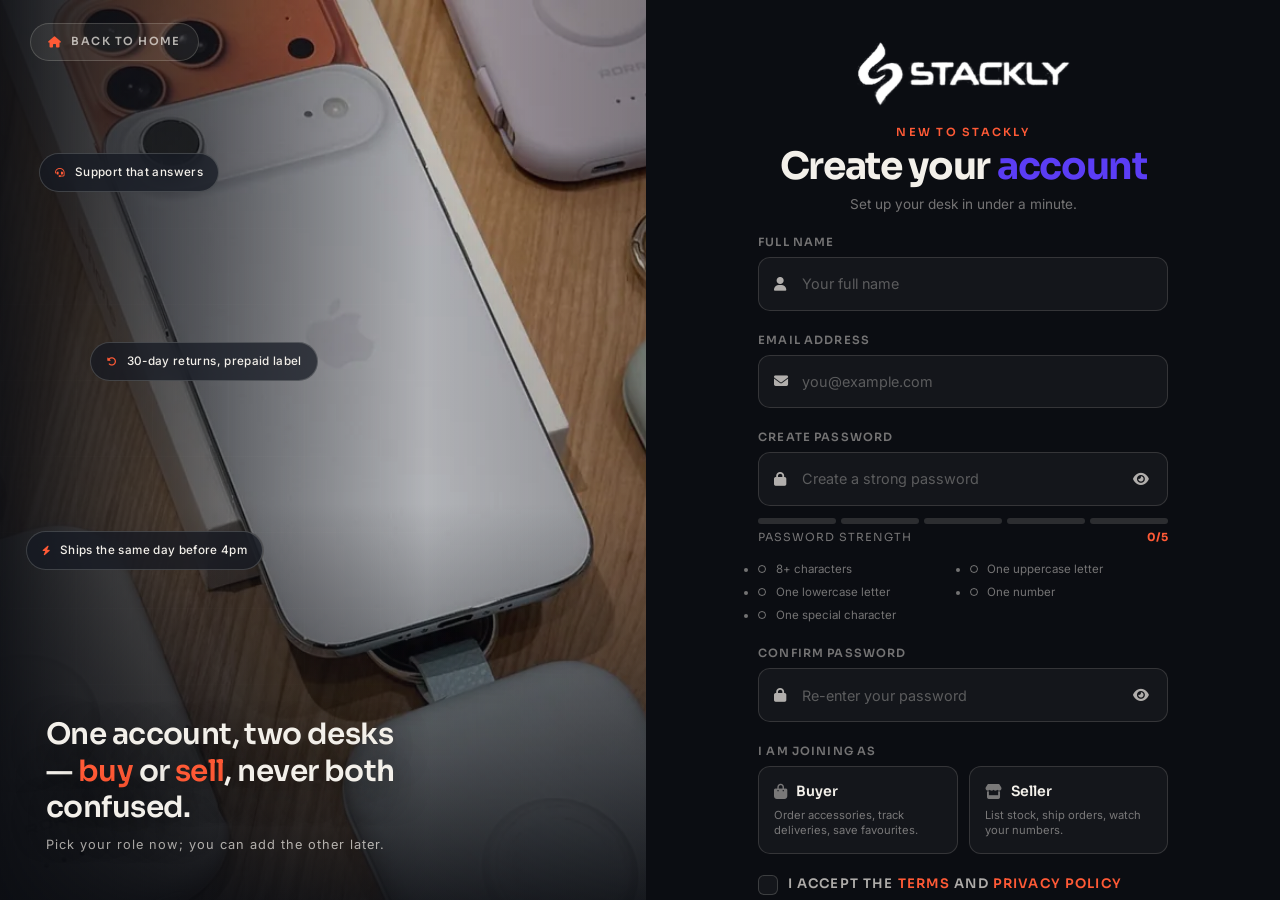
<file: HTML/signin.html>
<!DOCTYPE html>
<html lang="en" class="no-js">
<head>
<meta charset="utf-8" />
<meta name="viewport" content="width=device-width, initial-scale=1, viewport-fit=cover" />
<title>Create Account — Stackly · Mobile Accessories</title>
<meta name="description" content="Create a Stackly account. Join as a Buyer to shop accessories, or as a Seller to list your own." />
<meta name="robots" content="noindex, follow" />
<link rel="icon" type="image/webp" href="../images/logo-icon-theme.webp" />
<link rel="preconnect" href="https://fonts.googleapis.com" />
<link rel="preconnect" href="https://fonts.gstatic.com" crossorigin />
<link href="https://fonts.googleapis.com/css2?family=Sora:wght@500;600;700;800&family=Inter:wght@400;500;600;700&display=swap" rel="stylesheet" />
<link rel="stylesheet" href="https://cdnjs.cloudflare.com/ajax/libs/font-awesome/6.5.2/css/all.min.css" />
<link rel="stylesheet" href="../CSS/auth.css" />
<script>document.documentElement.className = document.documentElement.className.replace('no-js', 'js');</script>
<style id="au-boot">
  html, body { margin: 0; background: #0B0D12; color: #F3F0EA; overflow-x: clip; }
</style>
</head>
<body>

<main class="auth-shell" id="authShell">

  <section class="auth-media">
    <img class="auth-media__shot" src="../images/page-shop.webp" alt="" fetchpriority="high" />
    <span class="auth-media__veil"></span>
    <span class="auth-media__grid" aria-hidden="true"></span>

    <a href="../index.html" class="auth-home">
      <i class="fa-solid fa-house" aria-hidden="true"></i>
      <span class="auth-home-label">Back to Home</span>
    </a>

    <div class="ac-chip ac-chip--a">
      <i class="fa-solid fa-headset" aria-hidden="true"></i>
      <span>Support that answers</span>
    </div>
    <div class="ac-chip ac-chip--b">
      <i class="fa-solid fa-rotate-left" aria-hidden="true"></i>
      <span>30-day returns, prepaid label</span>
    </div>
    <div class="ac-chip ac-chip--c">
      <i class="fa-solid fa-bolt" aria-hidden="true"></i>
      <span>Ships the same day before 4pm</span>
    </div>

    <div class="auth-media__quote">
      <p class="ac-quote">One account, two desks — <em>buy</em> or <em>sell</em>, never both confused.</p>
      <p class="ac-quote-sub">Pick your role now; you can add the other later.</p>
    </div>
  </section>

  <section class="auth-form">

    <a href="../index.html" class="auth-logo" aria-label="Stackly home">
      <img src="../images/logo-full-theme.webp" alt="Stackly" width="600" height="185" />
    </a>

    <header class="auth-head">
      <p class="auth-kicker">New to Stackly</p>
      <h1 class="auth-title">Create your <em>account</em></h1>
      <p class="auth-sub">Set up your desk in under a minute.</p>
    </header>

    <form class="auth-frm" id="signupForm" novalidate>

      <div class="fld" data-field="name">
        <label for="signupName">Full name</label>
        <div class="fld-ctl">
          <i class="fa-solid fa-user fld-ico" aria-hidden="true"></i>
          <input id="signupName" name="name" type="text" placeholder="Your full name" autocomplete="name" aria-invalid="false" aria-describedby="signupNameErr" />
        </div>
        <p class="fld-err" id="signupNameErr" data-err></p>
      </div>

      <div class="fld" data-field="email">
        <label for="signupEmail">Email address</label>
        <div class="fld-ctl">
          <i class="fa-solid fa-envelope fld-ico" aria-hidden="true"></i>
          <input id="signupEmail" name="email" type="email" placeholder="you@example.com" autocomplete="email" aria-invalid="false" aria-describedby="signupEmailErr" />
        </div>
        <p class="fld-err" id="signupEmailErr" data-err></p>
      </div>

      <div class="fld" data-field="password">
        <label for="signupPassword">Create password</label>
        <div class="fld-ctl">
          <i class="fa-solid fa-lock fld-ico" aria-hidden="true"></i>
          <input id="signupPassword" name="password" type="password" placeholder="Create a strong password" autocomplete="new-password" aria-invalid="false" aria-describedby="signupPasswordErr" />
          <button type="button" class="fld-eye" data-eye aria-label="Show password">
            <i class="fa-solid fa-eye" aria-hidden="true"></i>
          </button>
        </div>
        <div class="strength" data-strength data-level="0">
          <div class="strength-bar" aria-hidden="true">
            <span class="str-seg"></span><span class="str-seg"></span><span class="str-seg"></span><span class="str-seg"></span><span class="str-seg"></span>
          </div>
          <p class="strength-meta">
            <span class="strength-label" data-strength-label>Password strength</span>
            <span class="strength-pct" data-strength-pct>0&#47;5</span>
          </p>
        </div>
        <ul class="pw-rules" data-pw-rules>
          <li data-rule="len">8+ characters</li>
          <li data-rule="upper">One uppercase letter</li>
          <li data-rule="lower">One lowercase letter</li>
          <li data-rule="num">One number</li>
          <li data-rule="spec">One special character</li>
        </ul>
        <p class="fld-err" id="signupPasswordErr" data-err></p>
      </div>

      <div class="fld" data-field="confirm">
        <label for="signupConfirm">Confirm password</label>
        <div class="fld-ctl">
          <i class="fa-solid fa-lock fld-ico" aria-hidden="true"></i>
          <input id="signupConfirm" name="confirm" type="password" placeholder="Re-enter your password" autocomplete="new-password" aria-invalid="false" aria-describedby="signupConfirmErr" />
          <button type="button" class="fld-eye" data-eye aria-label="Show password">
            <i class="fa-solid fa-eye" aria-hidden="true"></i>
          </button>
        </div>
        <p class="fld-err" id="signupConfirmErr" data-err></p>
      </div>

      <div class="fld" data-field="role">
        <label id="roleLabel">I am joining as</label>
        <div class="role-grid" role="radiogroup" aria-labelledby="roleLabel">
          <label class="role-card" data-role-card>
            <input type="radio" name="role" value="buyer" aria-invalid="false" aria-describedby="signupRoleErr" />
            <span class="role-card__top"><i class="fa-solid fa-bag-shopping" aria-hidden="true"></i> Buyer</span>
            <span class="role-card__note">Order accessories, track deliveries, save favourites.</span>
          </label>
          <label class="role-card" data-role-card>
            <input type="radio" name="role" value="seller" aria-invalid="false" aria-describedby="signupRoleErr" />
            <span class="role-card__top"><i class="fa-solid fa-store" aria-hidden="true"></i> Seller</span>
            <span class="role-card__note">List stock, ship orders, watch your numbers.</span>
          </label>
        </div>
        <p class="fld-err" id="signupRoleErr" data-err></p>
      </div>

      <div class="fld" data-field="terms">
        <label class="fld-check">
          <input type="checkbox" id="signupTerms" name="terms" />
          <span class="fld-checkbox" aria-hidden="true"><i class="fa-solid fa-check"></i></span>
          <span class="fld-check-label">I accept the <a href="404.html" class="fld-inline-link">Terms</a> and <a href="404.html" class="fld-inline-link">Privacy Policy</a></span>
        </label>
        <p class="fld-err" data-err></p>
      </div>

      <button type="submit" class="abtn abtn--solid">
        <i class="fa-solid fa-user-plus" aria-hidden="true"></i>
        <span class="btn-label">Create account</span>
      </button>

      <div class="alt-divider"><span>or</span></div>

      <button type="button" class="abtn abtn--ghost" data-social>
        <i class="fa-brands fa-google" aria-hidden="true"></i>
        <span class="btn-label">Continue with Google</span>
      </button>

    </form>

    <p class="auth-switch">
      Already have an account? <a href="login.html">Sign in</a>
    </p>

  </section>

</main>

<div class="auth-toast" id="authToast" role="status" aria-live="polite"></div>

<script src="../JS/auth.js"></script>
</body>
</html>
</file>
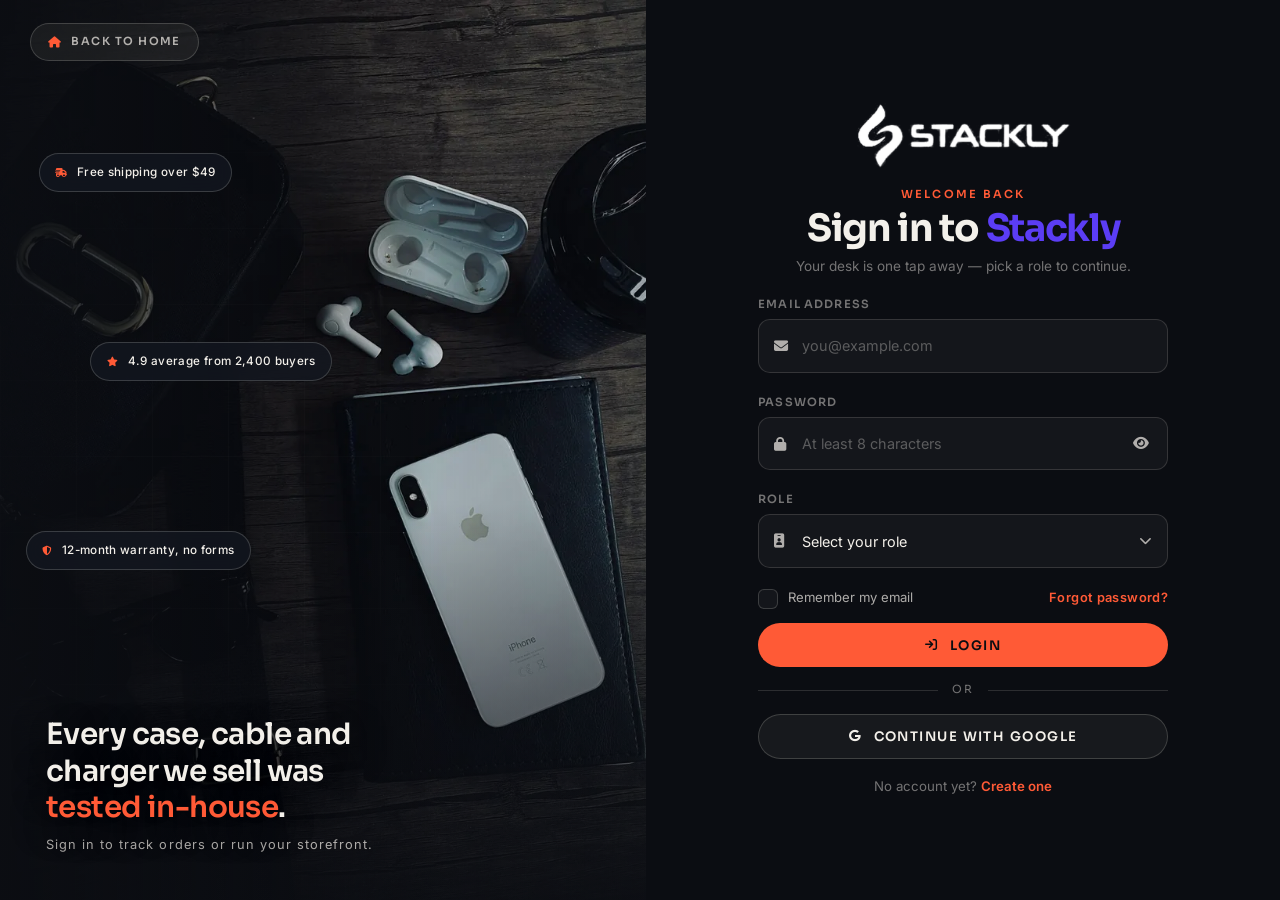
<file: HTML/supplier.html>
<!DOCTYPE html>
<html lang="en" data-dash-role="seller">
<head>
<meta charset="utf-8" />
<meta name="viewport" content="width=device-width, initial-scale=1, viewport-fit=cover" />
<title>Seller Dashboard — Stackly · Mobile Accessories</title>
<meta name="description" content="Seller desk for Stackly. Manage accessory listings, fulfil orders and track weekly revenue." />
<meta name="robots" content="noindex, nofollow" />
<link rel="icon" type="image/webp" href="../images/logo-icon-theme.webp" />
<link rel="preconnect" href="https://fonts.googleapis.com" />
<link rel="preconnect" href="https://fonts.gstatic.com" crossorigin />
<link href="https://fonts.googleapis.com/css2?family=Sora:wght@500;600;700;800&family=Inter:wght@400;500;600;700&display=swap" rel="stylesheet" />
<link rel="stylesheet" href="https://cdnjs.cloudflare.com/ajax/libs/font-awesome/6.5.2/css/all.min.css" />
<link rel="stylesheet" href="../CSS/dashboard.css" />
<style id="db-boot">
  html, body { margin: 0; background: #0B0D12; color: #F3F0EA; }
</style>
</head>
<body>

<!-- ============ BOOT ============ -->
<div class="boot" id="dashBoot">
  <div class="boot__inner">
    <img class="boot__logo" src="../images/logo-full-theme.webp" alt="" width="600" height="185" />
    <div class="boot__ring" aria-hidden="true"></div>
    <p class="boot__note">Opening the seller desk</p>
  </div>
</div>

<!-- ============ SCRIM (mobile drawer) ============ -->
<div class="scrim" id="dashScrim" aria-hidden="true"></div>

<div class="dash">

  <!-- ============ SIDEBAR ============ -->
  <aside class="dash-side" id="dashSide" aria-label="Seller dashboard navigation">
    <div class="side-brand">
      <a href="supplier.html" aria-label="Stackly — reload the seller dashboard">
        <img src="../images/logo-full-theme.webp" alt="Stackly" />
      </a>
      <button class="side-close" id="dashSideClose" type="button" aria-label="Close menu">
        <i class="fa-solid fa-xmark" aria-hidden="true"></i>
      </button>
    </div>

    <p class="side-role" id="dashRole">Seller</p>

    <nav class="side-nav" id="dashNav"></nav>

    <div class="side-user">
      <div class="side-user__avatar" id="dashAvatarB">S</div>
      <div>
        <strong id="dashNameB">Seller</strong>
        <span id="dashEmailB">—</span>
      </div>
    </div>

    <div class="side-out">
      <button type="button" id="dashLogout">
        <i class="fa-solid fa-arrow-right-from-bracket" aria-hidden="true"></i> Log out
      </button>
    </div>
  </aside>

  <!-- ============ MAIN ============ -->
  <div class="dash-main">

    <header class="dash-head">
      <div class="head-lead">
        <button class="head-burger" id="dashBurger" type="button" aria-label="Open menu" aria-expanded="false" aria-controls="dashSide">
          <i class="fa-solid fa-bars" aria-hidden="true"></i>
        </button>
        <div class="head-title">
          <h2 id="dashTitle">Overview</h2>
          <p id="dashWelcome"></p>
        </div>
      </div>

      <div class="head-search">
        <div class="head-search__box" id="dashSearchBox">
          <i class="fa-solid fa-magnifying-glass" aria-hidden="true"></i>
          <input id="dashSearch" type="search" placeholder="Search listings, orders, buyers…" autocomplete="off" aria-label="Search the seller dashboard" />
        </div>
      </div>

      <div class="head-right">
          <a class="head-bell" id="dashBell" href="404.html" aria-label="Notifications">
            <i class="fa-solid fa-bell" aria-hidden="true"></i>
          </a>

          <div class="head-user">
            <div class="head-user__avatar" id="dashAvatar">S</div>
            <div>
              <strong id="dashName">Seller</strong>
              <span id="dashEmail">—</span>
            </div>
          </div>
        </div>
    </header>

    <div class="dash-body" id="dashBody"></div>

  </div>
</div>

<div class="toasts" id="dashToasts" aria-live="polite"></div>

<script src="../JS/dashboard.js"></script>
</body>
</html>
</file>
<file: CSS/home.css>
/* =====================================================================
   Stackly — Mobile Accessories Store
   home.css  ·  palette: ink / bone / violet / coral  (4 colours only)
   ===================================================================== */

/* ---------- 1. TOKENS ---------- */
:root{
  --ink:#0B0D12;
  --ink-2:#141822;
  --ink-3:#1D2330;
  --bone:#F3F0EA;
  --violet:#5B3DF5;
  --coral:#FF5A36;

  --ink-70:rgba(11,13,18,.7);
  --ink-50:rgba(11,13,18,.5);
  --ink-30:rgba(11,13,18,.3);
  --ink-12:rgba(11,13,18,.12);
  --ink-08:rgba(11,13,18,.08);
  --bone-70:rgba(243,240,234,.7);
  --bone-45:rgba(243,240,234,.45);
  --bone-18:rgba(243,240,234,.18);
  --violet-soft:rgba(91,61,245,.14);
  --coral-soft:rgba(255,90,54,.14);
  --line:rgba(11,13,18,.1);
  --line-l:rgba(243,240,234,.14);

  --shell:1280px;
  --pad:clamp(18px,4vw,54px);
  --r-s:12px;
  --r-m:18px;
  --r-l:26px;
  --r-xl:38px;

  --ease:cubic-bezier(.22,1,.36,1);
  --ease-2:cubic-bezier(.65,0,.35,1);
  --shadow:0 26px 60px -34px rgba(11,13,18,.5);
  --shadow-l:0 40px 90px -40px rgba(11,13,18,.7);

  --f-d:"Sora",system-ui,sans-serif;
  --f-b:"Inter",system-ui,sans-serif;
}

/* ---------- 2. RESET ---------- */
*,*::before,*::after{box-sizing:border-box;margin:0;padding:0}
html{scroll-behavior:smooth;-webkit-text-size-adjust:100%}
/* Lenis owns the scrollbar — native smooth scrolling would fight it */
html.lenis,html.lenis body{scroll-behavior:auto !important}
html.lenis body{min-height:100%}
.lenis.lenis-smooth{scroll-behavior:auto}
body{
  font-family:var(--f-b);
  background:var(--bone);
  color:var(--ink);
  line-height:1.6;
  overflow-x:hidden;
  -webkit-font-smoothing:antialiased;
}
body.is-loading{overflow:hidden}
main{overflow-x:clip}
img{display:block;max-width:100%;height:auto}
a{color:inherit;text-decoration:none}
button{font:inherit;color:inherit;background:none;border:0;cursor:pointer}
ul{list-style:none}
h1,h2,h3,h4,h5{font-family:var(--f-d);line-height:1.06;letter-spacing:-.03em;font-weight:700}
::selection{background:var(--violet);color:#fff}

/* scrollbar */
::-webkit-scrollbar{width:11px;height:11px}
::-webkit-scrollbar-track{background:var(--bone)}
::-webkit-scrollbar-thumb{background:var(--ink-30);border-radius:20px;border:3px solid var(--bone)}
::-webkit-scrollbar-thumb:hover{background:var(--violet)}

/* ---------- 3. UTILITIES ---------- */
.shell{width:100%;max-width:var(--shell);margin-inline:auto;padding-inline:var(--pad)}
.accent{color:var(--violet)}
.eyebrow{
  display:inline-flex;align-items:center;gap:9px;
  font-family:var(--f-d);font-size:.72rem;font-weight:600;
  letter-spacing:.16em;text-transform:uppercase;color:var(--violet);
  padding:8px 15px;border:1px solid var(--violet-soft);border-radius:100px;
  background:var(--violet-soft);
}
.eyebrow--light{color:var(--bone);border-color:var(--bone-18);background:rgba(243,240,234,.08)}
.sec-title{font-size:clamp(2rem,4.6vw,3.5rem);margin-top:20px}
.sec-note{max-width:34ch;color:var(--ink-50);font-size:.95rem}
.sec-note--light{color:var(--bone-45)}
.sec-head{
  display:flex;align-items:flex-end;justify-content:space-between;
  gap:30px;flex-wrap:wrap;margin-bottom:clamp(38px,5vw,64px);
}
.sec-head--center{flex-direction:column;align-items:center;text-align:center;gap:16px}
.sec-link{
  display:inline-flex;align-items:center;gap:12px;
  font-family:var(--f-d);font-weight:600;font-size:.95rem;
  padding-bottom:6px;position:relative;
}
.sec-link::after{
  content:"";position:absolute;left:0;bottom:0;height:1.5px;width:100%;
  background:var(--ink);transform:scaleX(0);transform-origin:right;
  transition:transform .5s var(--ease);
}
.sec-link:hover::after{transform:scaleX(1);transform-origin:left}
.sec-link i{transition:transform .45s var(--ease)}
.sec-link:hover i{transform:translateX(7px)}

/* buttons */
.btn{
  --bg:var(--ink);--fg:var(--bone);
  position:relative;display:inline-flex;align-items:center;gap:12px;
  font-family:var(--f-d);font-weight:600;font-size:.94rem;
  padding:15px 26px;border-radius:100px;overflow:hidden;
  background:var(--bg);color:var(--fg);
  transition:transform .45s var(--ease),box-shadow .45s var(--ease);
  isolation:isolate;
}
.btn i{transition:transform .45s var(--ease)}
.btn::before{
  content:"";position:absolute;inset:0;z-index:-1;
  background:var(--violet);
  transform:translateY(101%);border-radius:50% 50% 0 0/60% 60% 0 0;
  transition:transform .55s var(--ease),border-radius .55s var(--ease);
}
.btn:hover{transform:translateY(-3px);box-shadow:0 18px 34px -18px rgba(91,61,245,.75)}
.btn:hover::before{transform:translateY(0);border-radius:0}
.btn:hover i{transform:translateX(5px)}
.btn--solid{--bg:var(--ink);--fg:var(--bone)}
.btn--ghost{--bg:transparent;--fg:var(--ink);border:1.5px solid var(--ink-12)}
.btn--ghost:hover{--fg:var(--bone)}
.btn--glass{--bg:rgba(243,240,234,.1);--fg:var(--bone);border:1.5px solid var(--bone-18);backdrop-filter:blur(10px)}
.btn--sm{padding:12px 20px;font-size:.87rem}
.btn--full{width:100%;justify-content:center}
.btn--play{padding-left:8px}
.play-ring{
  display:grid;place-items:center;width:38px;height:38px;border-radius:50%;
  background:var(--coral);color:#fff;font-size:.8rem;
  transition:transform .5s var(--ease);
}
.btn--play:hover .play-ring{transform:rotate(180deg) scale(1.08)}

.round-btn{
  display:grid;place-items:center;width:50px;height:50px;border-radius:50%;
  border:1.5px solid var(--ink-12);color:var(--ink);
  transition:.45s var(--ease);
}
.round-btn:hover{background:var(--ink);color:var(--bone);border-color:var(--ink);transform:translateY(-3px)}
.round-btn--light{border-color:var(--bone-18);color:var(--bone)}
.round-btn--light:hover{background:var(--bone);color:var(--ink);border-color:var(--bone)}

/* ---------- 4. SCROLL PROGRESS ---------- */
.scroll-progress{
  position:fixed;top:0;left:0;height:3px;width:0;z-index:9000;
  background:linear-gradient(90deg,var(--violet),var(--coral));
  box-shadow:0 0 18px rgba(91,61,245,.7);
}

/* ---------- 5. PRELOADER ---------- */
.preloader{
  position:fixed;inset:0;z-index:9999;
  display:grid;place-items:center;overflow:hidden;
  background:var(--ink);
  transition:opacity .55s ease,visibility .55s;
}
.pre-glow{
  position:absolute;inset:0;
  background:
    radial-gradient(68% 60% at 50% 26%,rgba(91,61,245,.34),transparent 66%),
    radial-gradient(60% 55% at 50% 112%,rgba(255,90,54,.26),transparent 72%),
    radial-gradient(circle at 1px 1px,rgba(243,240,234,.10) 1px,transparent 0);
  background-size:auto,auto,26px 26px;
}
.pre-inner{position:relative;z-index:2;text-align:center;transition:opacity .5s ease,transform .55s var(--ease)}

.pre-logo{
  display:flex;align-items:center;justify-content:center;
  animation:logoPop 1.1s cubic-bezier(.34,1.56,.64,1) both;
}
.pre-logo-img{
  display:block;width:auto;height:clamp(1.9rem,5.2vw,2.6rem);
  object-fit:contain;filter:drop-shadow(0 2px 18px rgba(91,61,245,.45));
}
.pre-tag{
  margin-top:16px;font-size:.74rem;letter-spacing:.3em;text-transform:uppercase;
  color:var(--bone-50, rgba(243,240,234,.5));min-height:1.2em;
}
.pre-bar{
  width:min(320px,74vw);height:5px;margin:30px auto 14px;border-radius:20px;
  background:rgba(243,240,234,.12);overflow:hidden;
}
.pre-bar-fill{
  display:block;height:100%;width:0;border-radius:20px;
  background:linear-gradient(90deg,var(--violet),var(--coral));
  box-shadow:0 0 18px rgba(255,90,54,.7);
}
.pre-meta{
  display:flex;align-items:center;justify-content:center;gap:12px;
  font-family:var(--f-d);font-size:.78rem;letter-spacing:.1em;color:var(--bone-45);
}
.pre-meta #preCount{color:var(--bone);font-weight:700;font-size:1rem}
.pre-dots{display:inline-flex;gap:4px}
.pre-dots i{width:4px;height:4px;border-radius:50%;background:var(--bone-45);animation:blink 1.2s infinite}
.pre-dots i:nth-child(2){animation-delay:.2s}
.pre-dots i:nth-child(3){animation-delay:.4s}

.preloader.done{opacity:0;visibility:hidden;pointer-events:none}
.preloader.hide{display:none}

@keyframes logoPop{from{opacity:0;transform:scale(.8) translateY(12px)}}
@keyframes blink{50%{opacity:.25}}

/* ---------- 6. HEADER  (dark, always legible over the ink hero) ---------- */
.site-head{
  position:fixed;top:0;left:0;width:100%;z-index:800;
  color:var(--bone);
  transition:box-shadow .45s ease;
}
/* full-bleed scrim, only painted once the page scrolls */
.site-head::after{
  content:"";position:absolute;inset:0;z-index:-1;pointer-events:none;
  background:rgba(11,13,18,.74);
  -webkit-backdrop-filter:blur(22px) saturate(1.6);
  backdrop-filter:blur(22px) saturate(1.6);
  border-bottom:1px solid rgba(243,240,234,.09);
  box-shadow:0 18px 40px -30px rgba(0,0,0,.9);
  opacity:0;transition:opacity .45s ease;
}
.site-head.scrolled::after{opacity:1}
.head-glow{
  position:absolute;inset:0;background-size:cover;background-position:center;
  opacity:.16;filter:blur(34px) saturate(1.4);pointer-events:none;
}

/* announcement */
.announce{
  position:relative;background:var(--ink);color:var(--bone);
  overflow:hidden;transition:height .5s var(--ease),opacity .4s ease;
  height:42px;
}
.site-head.scrolled .announce{height:0;opacity:0}
.announce-inner{display:flex;align-items:center;justify-content:space-between;height:42px;gap:20px}
.announce-track{position:relative;flex:1;height:42px;overflow:hidden}
.announce-item{
  position:absolute;inset:0;display:flex;align-items:center;gap:12px;
  font-size:.8rem;color:var(--bone-70);
  opacity:0;transform:translateY(100%);
  transition:opacity .5s var(--ease),transform .55s var(--ease);
  pointer-events:none;
}
.announce-item.on{opacity:1;transform:translateY(0);pointer-events:auto}
.announce-item img{width:26px;height:26px;border-radius:7px;object-fit:cover}
.announce-item b{color:var(--coral)}
.announce-item i{font-size:.72rem;color:var(--bone-45);transition:transform .4s var(--ease)}
.announce-item:hover i{transform:translateX(5px)}
.announce-side{
  display:flex;align-items:center;gap:8px;font-size:.76rem;color:var(--bone-45);
  padding-left:20px;border-left:1px solid var(--line-l);white-space:nowrap;
}
.announce-side i{color:var(--coral)}

/* nav — 3-column grid so the link cluster is optically centred */
.nav{
  position:relative;z-index:2;
  display:grid;grid-template-columns:1fr auto 1fr;align-items:center;gap:clamp(14px,2vw,30px);
  height:78px;
  transition:height .45s var(--ease);
}
.site-head.scrolled .nav{height:66px}
/* explicit columns so the layout survives when the link list is hidden */
/* The brand is the client's own complete logo artwork (icon + "Stackly" in one
   image) used verbatim - no icon tile, no re-typeset wordmark, no recolour on
   hover. Only the raster is used, exactly as supplied. */
.brand{display:inline-flex;align-items:center;grid-column:1;justify-self:start;line-height:0}
.brand-logo{
  display:block;width:auto;height:44px;object-fit:contain;
  transition:opacity .4s ease;
}
.brand--foot .brand-logo{height:34px}

/* link capsule with a sliding active pill */
.nav-links{position:relative;display:flex;align-items:center;grid-column:2;justify-self:center;gap:2px}
.nav-links::before{
  content:"";position:absolute;inset:0 -12px;border-radius:100px;z-index:0;
  background:rgba(243,240,234,.07);
  border:1px solid rgba(243,240,234,.11);
  -webkit-backdrop-filter:blur(10px);
  backdrop-filter:blur(10px);
  transition:background .45s ease,border-color .45s ease;
}
.site-head.scrolled .nav-links::before{background:rgba(243,240,234,.05);border-color:rgba(243,240,234,.09)}
.nav-pill{
  position:absolute;top:6px;bottom:6px;left:0;width:0;z-index:1;border-radius:100px;
  background:linear-gradient(120deg,var(--violet),#7a5bff);
  box-shadow:0 8px 22px -12px rgba(91,61,245,.9);
  transition:transform .5s var(--ease),width .5s var(--ease),opacity .35s ease;
}
.nav-pill.is-peek{background:rgba(91,61,245,.28);box-shadow:none}
.nav-link{
  position:relative;z-index:2;display:block;padding:10px 17px;border-radius:100px;
  font-family:var(--f-d);font-weight:500;font-size:.93rem;letter-spacing:.01em;
  color:var(--bone-70);
  transition:color .38s ease,transform .38s var(--ease);
}
.nav-link:hover{color:var(--bone);transform:translateY(-1px)}
.nav-link.is-active{color:#fff;font-weight:600}

.nav-actions{display:flex;align-items:center;gap:12px;grid-column:3;justify-self:end}

.cart-btn{
  position:relative;display:inline-flex;align-items:center;gap:9px;
  padding:11px 16px;border-radius:100px;overflow:hidden;
  background:rgba(243,240,234,.08);color:var(--bone);
  border:1.5px solid rgba(243,240,234,.16);
  -webkit-backdrop-filter:blur(10px);
  backdrop-filter:blur(10px);
  font-family:var(--f-d);font-weight:600;font-size:.88rem;
  transition:transform .45s var(--ease),background .4s ease,border-color .4s ease,color .4s ease;
  isolation:isolate;
}
.cart-btn-ico{position:relative;display:grid;place-items:center;transition:transform .5s var(--ease)}
.cart-btn-sheen{
  position:absolute;top:0;left:-70%;width:45%;height:100%;z-index:-1;
  background:linear-gradient(100deg,transparent,rgba(255,255,255,.42),transparent);
  transform:skewX(-18deg);
}
.cart-btn:hover{
  transform:translateY(-3px);
  background:var(--violet);border-color:var(--violet);color:#fff;
  box-shadow:0 18px 32px -18px rgba(91,61,245,.7);
}
.cart-btn:hover .cart-btn-ico{transform:translateY(-2px) rotate(-12deg)}
.cart-btn:hover .cart-btn-sheen{animation:sheen .8s var(--ease)}
.cart-count{
  display:grid;place-items:center;min-width:22px;height:22px;padding:0 6px;
  border-radius:100px;background:var(--coral);color:#fff;
  font-size:.72rem;font-weight:700;font-family:var(--f-d);
}
.cart-count.pop{animation:pop .55s var(--ease)}

@keyframes sheen{to{left:130%}}
@keyframes pop{0%{transform:scale(1)}35%{transform:scale(1.55)}60%{transform:scale(.88)}100%{transform:scale(1)}}

.burger{
  display:none;flex-direction:column;justify-content:center;gap:5px;
  width:46px;height:46px;border-radius:13px;border:1.5px solid rgba(243,240,234,.2);
  background:rgba(243,240,234,.07);color:var(--bone);
  align-items:center;
}
.burger span{
  display:block;width:20px;height:2px;border-radius:2px;background:var(--bone);
  transition:transform .45s var(--ease),opacity .3s ease,width .45s var(--ease);
}
.burger span:nth-child(2){width:14px;margin-left:0}
.burger:hover span:nth-child(2){width:20px}
.burger.on span:nth-child(1){transform:translateY(7px) rotate(45deg)}
.burger.on span:nth-child(2){opacity:0}
.burger.on span:nth-child(3){transform:translateY(-7px) rotate(-45deg)}

/* ---------- 7. MOBILE MENU ----------
   Two layers, deliberately. .mmenu is an opaque, never-clipped floor;
   .mmenu-wipe is the circle reveal that carries the photograph, the veil and
   the links.

   The floor must never leave a sliver of page showing at the right or the
   bottom edge, so it is sized three ways at once:
   1. inset:0 makes it track the initial containing block on all four edges
      together. Sizing it with top/left/right plus width/height lets the four
      edges disagree whenever the box is nudged.
   2. On a position:fixed element, percentages resolve against the viewport,
      so 100% IS the layout viewport -- the one measurement that is never in
      dispute. It is the primary size.
   3. vw / dvh / vh are folded in with max() purely as overshoot. 100dvh is the
      metric that goes wrong: it tracks the collapsing address bar, so on a real
      phone it can be shorter than the box that is actually on screen. Covering
      too much is invisible; covering too little is the bug being reported. */
.mmenu{
  position:fixed;
  inset:0;
  min-width:max(100%, 100vw, 100vw + env(safe-area-inset-right));
  min-height:max(100%, 100dvh, 100vh, 100vh + env(safe-area-inset-bottom));
  width:100vw;
  height:100vh;
  height:100dvh;
  z-index:850;
  background:var(--ink);
  /* the floor only paints in just after the reveal starts, so it can never
     be seen as a flat sheet in front of the reveal */
  opacity:0;
  transition:opacity .34s var(--ease) .16s;
  pointer-events:none;
  isolation:isolate;
  overflow:hidden;
}
.mmenu.open{opacity:1;pointer-events:auto}
.mmenu-wipe{
  position:absolute;inset:0;
  overflow-y:auto;
  /* the blurred photo behind the menu is deliberately oversized (inset:-8%) so
     its blur has bleed to work with. Nothing clips that bleed, so it used to
     enlarge the scrollable area and make this box sprout a scrollbar down the
     right edge and another across the bottom - which Chrome paints, and which
     read as white gaps framing the menu. Nothing here needs to scroll sideways,
     so the horizontal overflow is closed off, and the vertical scrollbar is
     kept working (short screens still need it) but drawn at zero width. */
  overflow-x:hidden;
  scrollbar-width:none;
  -ms-overflow-style:none;
  overscroll-behavior:contain;
  -webkit-overflow-scrolling:touch;
  clip-path:circle(0% at calc(100% - 46px) 46px);
  transition:clip-path .85s var(--ease);
}
.mmenu-wipe::-webkit-scrollbar{width:0;height:0;display:none}
.mmenu.open .mmenu-wipe{clip-path:circle(150% at calc(100% - 46px) 46px)}
.mmenu-bg{
  position:absolute;inset:-8%;background-size:cover;background-position:center;
  opacity:.3;filter:blur(18px) saturate(1.4) brightness(.6);
}
/* the veil sits inside the wipe, so it is revealed with it */
.mmenu-wipe::after{content:"";position:absolute;inset:0;z-index:2;pointer-events:none;background:linear-gradient(180deg,rgba(11,13,18,.72),rgba(11,13,18,.94))}
.mmenu-inner{
  /* the wipe above is the only scroll container; a second one here used to
     swallow the tail of the list on short screens */
  position:relative;z-index:3;min-height:100%;display:flex;flex-direction:column;
  /* the floor already covers the whole screen, so these insets only keep the
     content clear of a notch or a home indicator -- they add no paint of their
     own and therefore cannot create an unpainted band */
  padding:calc(22px + env(safe-area-inset-top)) calc(var(--pad) + env(safe-area-inset-right))
          calc(30px + env(safe-area-inset-bottom)) calc(var(--pad) + env(safe-area-inset-left));
  color:var(--bone);
}
.mmenu-head{position:relative;display:flex;align-items:center;justify-content:space-between;margin-bottom:auto}
.mmenu-brand{position:absolute;left:50%;top:50%;transform:translate(-50%,-50%);display:inline-flex;align-items:center;line-height:0}
.mmenu-brand img{display:block;width:auto;height:38px;object-fit:contain;filter:drop-shadow(0 2px 14px rgba(91,61,245,.4))}
.mmenu-close{
  display:grid;place-items:center;width:46px;height:46px;border-radius:13px;margin-left:auto;
  border:1px solid var(--line-l);color:var(--bone);font-size:1.1rem;
  transition:.45s var(--ease);
}
.mmenu-close:hover{background:var(--coral);border-color:var(--coral);transform:rotate(90deg)}
.mmenu-links{margin:auto 0;display:flex;flex-direction:column;gap:2px}
.mmenu-links li{overflow:hidden}
.mmenu-links a{
  display:flex;align-items:center;gap:16px;padding:14px 0;
  border-bottom:1px solid var(--line-l);
  font-family:var(--f-d);font-weight:600;font-size:clamp(1.6rem,8vw,2.5rem);
  transform:translateY(110%);opacity:0;
  transition:transform .8s var(--ease),opacity .6s ease,color .4s ease,padding-left .45s var(--ease);
}
.mmenu.open .mmenu-links a{transform:translateY(0);opacity:1}
.mmenu.open .mmenu-links li:nth-child(1) a{transition-delay:.16s}
.mmenu.open .mmenu-links li:nth-child(2) a{transition-delay:.22s}
.mmenu.open .mmenu-links li:nth-child(3) a{transition-delay:.28s}
.mmenu.open .mmenu-links li:nth-child(4) a{transition-delay:.34s}
.mmenu.open .mmenu-links li:nth-child(5) a{transition-delay:.40s}
.mmenu-links a em{font-size:.8rem;font-style:normal;color:var(--bone-45);font-family:var(--f-b)}
.mmenu-links a span{flex:1}
.mmenu-links a i{font-size:1rem;color:var(--violet);opacity:0;transform:translateX(-14px);transition:.45s var(--ease)}
.mmenu-links a:hover{color:var(--coral);padding-left:14px}
.mmenu-links a:hover i{opacity:1;transform:translateX(0)}
.mmenu-links a.is-active{color:var(--coral)}
.mmenu-links a.is-active em{color:var(--coral)}
.mmenu-links a.is-active i{opacity:1;transform:translateX(0);color:var(--coral)}
.mmenu-foot{display:flex;flex-direction:column;gap:16px;margin-top:auto;padding-top:22px}
.mmenu-foot .btn{font-size:1rem;padding:17px 26px}
.mmenu-note{font-size:.78rem;color:var(--bone-45);display:flex;align-items:center;gap:8px}
.mmenu-note i{color:var(--coral)}

/* A landscape phone is only ~390px tall, and the link type is sized off vw, so
   the list runs off the bottom. It still scrolls -- the wipe is the scroller --
   but tightening it here means the whole list lands on screen without one. */
@media (max-height:520px) and (orientation:landscape){
  .mmenu-inner{padding-top:calc(14px + env(safe-area-inset-top));padding-bottom:calc(16px + env(safe-area-inset-bottom))}
  .mmenu-links a{font-size:clamp(1.15rem,4.6vh,1.6rem);padding:9px 0}
  .mmenu-foot{gap:10px;padding-top:12px}
  .mmenu-close{width:40px;height:40px}
  .mmenu-brand img{height:32px}
}

/* ---------- 8. HERO  (full-bleed dark product image · copy + CTA overlaid) ---------- */
.hero{
  position:relative;overflow:hidden;isolation:isolate;z-index:0;
  background:var(--ink);color:var(--bone);
  padding-top:120px; /* announce 42 + nav 78 */
  height:100svh;box-sizing:border-box;
}
/* the shot runs full-bleed behind the copy; the veil darkens the left where
   the words sit so the type keeps its contrast over the image */
.hero-bg{
  position:absolute;inset:0;z-index:0;pointer-events:none;overflow:hidden;
  background:#07080d;
}
.hero-shot{
  position:absolute;inset:0;width:100%;height:100%;
  object-fit:cover;object-position:center;
  filter:saturate(1.14) contrast(1.04) brightness(.86);
  will-change:transform;
}
.hero-scrim{position:absolute;inset:0;background:rgba(11,13,18,.34)}
.hero-veil{position:absolute;inset:0;
  background:linear-gradient(90deg,rgba(11,13,18,.94) 0%,rgba(11,13,18,.66) 32%,rgba(11,13,18,.12) 62%,rgba(11,13,18,.34) 100%)}
/* ============ stage + copy ============ */
.hero-stage{position:absolute;inset:0;z-index:2;display:flex;align-items:flex-end;padding-bottom:clamp(70px,11vh,120px);pointer-events:none}
.hero-shell{width:100%}
.hero-copy{pointer-events:auto;max-width:min(660px,100%)}
/* ---------- copy ---------- */
.hero-slate{
  display:inline-flex;align-items:center;gap:9px;
  font-family:var(--f-d);font-size:.7rem;font-weight:600;
  letter-spacing:.2em;text-transform:uppercase;color:var(--bone-70);
  background:rgba(11,13,18,.5);
  padding:9px 14px;border-radius:100px;
  border:1px solid rgba(243,240,234,.16);
  -webkit-backdrop-filter:blur(10px);backdrop-filter:blur(10px);
}
.hero-slate i{color:var(--coral);font-size:.5rem;animation:blink 2.4s infinite}
.hero-slate b{color:var(--bone);font-weight:700}
.hero-title{
  margin:clamp(16px,2.4vw,26px) 0 clamp(12px,1.8vw,20px);
  font-size:clamp(2.55rem,min(7.4vw,9.6vh),6rem);
  font-weight:800;letter-spacing:-.05em;line-height:.9;
  color:var(--bone);text-shadow:0 22px 60px rgba(5,7,11,.7);
}
.hero-title .hl{display:block;overflow:hidden;padding-bottom:.08em}
.hero-title .hw{display:inline-block;will-change:transform}
.hero-title .hl--out .hw{
  color:transparent;-webkit-text-stroke:1.6px var(--bone);
  paint-order:stroke fill;
  animation:strokePulse 6s ease-in-out infinite;
}
@keyframes strokePulse{
  0%,100%{-webkit-text-stroke-color:var(--bone)}
  50%{-webkit-text-stroke-color:rgba(243,240,234,.38)}
}
.hero-underline{
  display:block;height:6px;width:min(212px,54%);margin:16px 0 0;
  border-radius:100px;background:linear-gradient(90deg,var(--violet),var(--coral));
  transform-origin:left center;will-change:transform;
}
.hero-sub{
  max-width:46ch;color:var(--bone-70);
  font-size:clamp(.95rem,1.15vw,1.1rem);
  text-shadow:0 8px 30px rgba(5,7,11,.9);
}
.hero-cta{display:flex;gap:13px;flex-wrap:wrap;justify-content:flex-start;margin:clamp(18px,2.6vw,32px) 0 0}
.btn--bright{--bg:var(--bone);--fg:var(--ink);box-shadow:0 18px 44px -24px rgba(243,240,234,.7)}
.btn--bright:hover{--fg:#fff}
.hero-facts{
  list-style:none;display:flex;flex-wrap:wrap;justify-content:flex-start;
  margin:clamp(24px,2.8vw,36px) 0 0;padding:0;
}
.hero-facts li{
  position:relative;display:flex;flex-direction:column;align-items:flex-start;gap:5px;
  padding:2px clamp(12px,1.5vw,26px);
}
.hero-facts li:first-child{padding-left:0}
.hero-facts li+li::before{
  content:"";position:absolute;left:0;top:14%;bottom:14%;width:1px;background:var(--bone-18);
}
.hero-facts b{
  display:inline-flex;align-items:center;gap:7px;
  font-family:var(--f-d);font-size:clamp(1.05rem,1.8vw,1.55rem);
  font-weight:700;letter-spacing:-.022em;color:var(--bone);
}
.hero-facts b i{color:var(--coral);font-size:.6em;transform:translateY(-1px)}
.hero-facts span{font-size:.72rem;letter-spacing:.05em;color:var(--bone-45)}
/* ============ responsive ============ */
@media (max-width:820px){
  .hero-copy{
    display:flex;flex-direction:column;align-items:center;text-align:center;
    max-width:min(560px,100%);margin-left:auto;margin-right:auto;
  }
  .hero-sub{margin-left:auto;margin-right:auto}
  .hero-cta{justify-content:center}
  .hero-facts{justify-content:center}
}
@media (max-width:600px){
  .hero-slate{font-size:.62rem;letter-spacing:.16em;padding:8px 12px}
  .hero-title{font-size:clamp(2.3rem,10vw,3rem)}
  .hero-facts li{padding:2px 13px}
  .hero-facts span{font-size:.66rem}
}
/* short viewports: keep copy inside one frame */
@media (max-height:760px) and (min-width:821px){
  .hero-title{font-size:clamp(2.1rem,7.6vh,4rem);margin:12px 0 12px}
  .hero-sub{font-size:.95rem}
  .hero-cta{margin:16px 0 0}
  .hero-facts{margin:20px 0 0}
}
@media (max-height:680px){
  .hero{padding-top:104px}
  .hero-slate{display:none}
  .hero-title{font-size:clamp(1.9rem,8.6vh,3rem);margin:8px 0 10px}
  .hero-sub{font-size:.92rem}
  .hero-cta{margin:14px 0 0}
  .hero-facts{display:none}
}
@media (max-height:580px){
  .hero{padding-top:96px}
  .hero-title{font-size:clamp(1.7rem,8.2vh,2.4rem);margin:0 0 8px}
  .hero-sub{display:none}
  .hero-cta{margin:0}
}
@media (prefers-reduced-motion:reduce){
  .hero-slate i,.hero-title .hl--out .hw{animation:none}
}
/* --- featured in this drop: its own full-bleed band --- */
.drop{
  position:relative;overflow:hidden;isolation:isolate;
  background:var(--ink);color:var(--bone);
  padding:clamp(34px,4.4vw,64px) 0 clamp(46px,5.4vw,82px);
}
.drop-bg{position:absolute;inset:0;z-index:-1;pointer-events:none;overflow:hidden}
.drop-plate{
  position:absolute;inset:-10%;
  background:url('../images/nav-surface.webp') 50% 50%/cover no-repeat;
  opacity:.3;filter:saturate(1.3) contrast(1.05);
  animation:kenburns 44s ease-in-out infinite alternate;
}
.drop-vignette{
  position:absolute;inset:0;
  background:linear-gradient(180deg,var(--ink) 0,rgba(11,13,18,.7) 16%,rgba(11,13,18,.7) 84%,var(--ink) 100%);
}

/* --- 3D coverflow panorama --- */
.cover{
  --cover-w:clamp(158px,15.2vw,222px);
  --cover-h:clamp(240px,26.4vw,300px);
  --cover-gap:clamp(62px,7.6vw,108px);
  position:relative;z-index:2;
  margin-top:clamp(30px,3.5vw,46px);
  padding:0 clamp(0px,3vw,44px);
  perspective:1600px;
}
.cover-label{
  display:flex;align-items:center;justify-content:center;gap:9px;
  font-family:var(--f-d);font-size:.68rem;font-weight:600;
  letter-spacing:.24em;text-transform:uppercase;color:var(--bone-45);
  margin-bottom:clamp(16px,2vw,24px);
}
.cover-label i{color:var(--coral);animation:blink 3s infinite}

.cover-track{position:relative;height:var(--cover-h);transform-style:preserve-3d;animation:coverIn 1s ease .3s both}
.cover-rail{opacity:0;animation:coverUp .8s var(--ease) .95s both}
@keyframes coverIn{from{opacity:0}to{opacity:1}}
@keyframes coverUp{from{opacity:0;transform:translateY(18px)}to{opacity:1;transform:translateY(0)}}
.cover-card{
  --d:0;--a:0;
  position:absolute;left:50%;top:50%;
  width:var(--cover-w);height:var(--cover-h);
  border-radius:var(--r-m);overflow:hidden;background:var(--ink-2);
  box-shadow:0 28px 58px -30px rgba(0,0,0,.9);
  transform:
    translate(-50%,-50%)
    translate3d(calc(var(--d) * var(--cover-gap)),0,calc(var(--a) * -168px))
    rotateY(calc(var(--d) * -18deg))
    scale(calc(1 - var(--a) * .055));
  opacity:calc(1 - var(--a) * .24);
  /* depth of field: distance blurs as well as darkens */
  filter:blur(calc(var(--a) * 1.2px)) brightness(calc(1 - var(--a) * .26)) saturate(calc(1 - var(--a) * .18));
  transition:transform .85s var(--ease),opacity .7s ease,filter .7s ease,box-shadow .6s ease;
  will-change:transform;
}
/* cinematic corner brackets around the whole frame */
.cover-frame{position:absolute;inset:-18px clamp(0px,1.6vw,26px);z-index:6;pointer-events:none}
.cover-frame i{
  position:absolute;width:22px;height:22px;
  border:1.5px solid rgba(243,240,234,.28);
  transition:border-color .6s ease,width .6s var(--ease),height .6s var(--ease);
}
.cover-frame i:nth-child(1){top:0;left:0;border-right:0;border-bottom:0}
.cover-frame i:nth-child(2){top:0;right:0;border-left:0;border-bottom:0}
.cover-frame i:nth-child(3){bottom:0;left:0;border-right:0;border-top:0}
.cover-frame i:nth-child(4){bottom:0;right:0;border-left:0;border-top:0}
.cover:hover .cover-frame i{border-color:rgba(243,240,234,.55);width:28px;height:28px}
.cover-card.is-center{
  box-shadow:0 36px 74px -30px rgba(91,61,245,.72),0 0 0 2px rgba(91,61,245,.5);
}
.cover-hit{position:absolute;inset:0;display:block;overflow:hidden;border-radius:inherit}
.cover-img{position:absolute;inset:0;display:block;transform:scale(1.03);transition:transform 1.1s var(--ease)}
.cover-img img{
  width:100%;height:100%;object-fit:cover;
  transition:transform .9s var(--ease),filter .6s ease;
}
/* the centre shot breathes with a slow push-in */
.cover-card.is-center .cover-img{animation:cardDrift 9s ease-in-out infinite alternate}
@keyframes cardDrift{
  from{transform:scale(1.03) translate3d(0,0,0)}
  to{transform:scale(1.17) translate3d(-1.6%,-1.2%,0)}
}
.cover-card:hover .cover-img img{transform:scale(1.1)}
.cover-shine{
  position:absolute;inset:0;pointer-events:none;
  background:linear-gradient(104deg,transparent 32%,rgba(243,240,234,.26) 47%,transparent 62%);
  transform:translateX(-130%);
  transition:transform 1s var(--ease);
}
.cover-card:hover .cover-shine{transform:translateX(130%)}
/* the centre shot also catches a periodic light sweep */
.cover-card.is-center .cover-shine{animation:shineAuto 9s ease-in-out infinite}
@keyframes shineAuto{
  0%,70%{transform:translateX(-130%)}
  88%,100%{transform:translateX(130%)}
}
.cover-idx{
  position:absolute;top:11px;right:13px;
  font-family:var(--f-d);font-size:.64rem;font-weight:600;letter-spacing:.16em;
  color:var(--bone-45);
}
.cover-tag{
  position:absolute;top:10px;left:10px;
  display:inline-flex;align-items:center;gap:6px;
  padding:5px 11px;border-radius:100px;
  font-family:var(--f-d);font-size:.62rem;font-weight:600;letter-spacing:.04em;
  background:rgba(11,13,18,.66);backdrop-filter:blur(10px);color:var(--bone);
}
.cover-tag i{color:var(--coral)}
.cover-foot{
  position:absolute;left:0;right:0;bottom:0;
  display:flex;align-items:flex-end;gap:10px;
  padding:26px 13px 12px;
  background:linear-gradient(180deg,transparent,rgba(11,13,18,.92) 46%);
  opacity:0;transform:translateY(14px);
  transition:opacity .55s var(--ease),transform .55s var(--ease);
}
.cover-card.is-center .cover-foot,.cover-card:hover .cover-foot{opacity:1;transform:translateY(0)}
.cover-foot b{font-family:var(--f-d);font-size:.8rem;font-weight:600;line-height:1.24;color:var(--bone)}
.cover-foot em{
  margin-left:auto;font-style:normal;flex:0 0 auto;
  font-family:var(--f-d);font-size:.8rem;font-weight:700;color:var(--coral);
}

/* arrows */
.cover-arrow{
  position:absolute;top:50%;z-index:60;
  display:grid;place-items:center;width:46px;height:46px;border-radius:50%;
  border:1.5px solid var(--bone-18);color:var(--bone);
  background:rgba(11,13,18,.5);backdrop-filter:blur(12px);
  transition:background .45s var(--ease),border-color .45s var(--ease),
    transform .45s var(--ease),color .45s ease;
}
.cover-arrow--l{left:clamp(4px,2.2vw,42px);translate:0 -50%}
.cover-arrow--r{right:clamp(4px,2.2vw,42px);translate:0 -50%}
.cover-arrow:hover{
  background:var(--violet);border-color:var(--violet);color:#fff;
  transform:scale(1.1);
}
.cover-arrow:active{transform:scale(.96)}

/* thumbnail rail */
.cover-rail{display:flex;justify-content:center;gap:9px;margin-top:clamp(16px,2vw,24px);align-items:center}
.cover-dot{
  position:relative;width:36px;height:36px;border-radius:10px;overflow:hidden;flex:0 0 auto;
  opacity:.4;transition:opacity .45s ease,transform .45s var(--ease),box-shadow .45s ease;
}
.cover-dot img{width:100%;height:100%;object-fit:cover;display:block}
.cover-dot:hover{opacity:.82;transform:translateY(-3px)}
.cover-dot.on{opacity:1;box-shadow:0 0 0 2px var(--bone),0 0 0 4px rgba(91,61,245,.85)}

/* film scrubber: elapsed timecode · progress · frame counter */
/* crisp seam between the hero scene and the featured band */
.hero::after{
  content:"";position:absolute;left:0;right:0;bottom:0;height:1px;z-index:4;pointer-events:none;
  background:linear-gradient(90deg,transparent,rgba(243,240,234,.16),transparent);
}

/* ---------- 9. TRUST RAIL ---------- */
.trust{
  position:relative;background:var(--ink);color:var(--bone);
  padding:clamp(42px,6vw,66px) 0;overflow:hidden;
  border-top:1px solid rgba(243,240,234,.09);
}
.trust-bg{
  position:absolute;inset:0;background-size:cover;background-position:center;
  opacity:.16;filter:saturate(1.3);
}
.trust::after{content:"";position:absolute;inset:0;background:linear-gradient(180deg,rgba(11,13,18,.86),rgba(11,13,18,.62),rgba(11,13,18,.9))}
.trust-glass{
  position:relative;z-index:2;
  width:min(1180px,94vw);margin:0 auto;
  display:flex;align-items:center;
  border:1px solid rgba(243,240,234,.14);
  border-radius:26px;
  background:linear-gradient(180deg,rgba(243,240,234,.07),rgba(243,240,234,.03));
  -webkit-backdrop-filter:blur(14px) saturate(1.3);backdrop-filter:blur(14px) saturate(1.3);
  box-shadow:0 24px 60px -30px rgba(0,0,0,.7),inset 0 1px 0 rgba(243,240,234,.10);
  overflow:hidden;
  height:clamp(66px,8vw,92px);
}
.trust-glass::before,.trust-glass::after{
  content:"";position:absolute;top:0;bottom:0;width:clamp(60px,10vw,150px);z-index:3;pointer-events:none;
}
.trust-glass::before{left:0;background:linear-gradient(90deg,var(--ink),transparent)}
.trust-glass::after{right:0;background:linear-gradient(270deg,var(--ink),transparent)}
.tg-track{display:flex;align-items:center;white-space:nowrap;will-change:transform}
.tg-set{display:flex;align-items:center;padding:0 clamp(8px,2vw,20px)}
.tg-item{display:inline-flex;align-items:center;gap:12px}
.tg-word{
  font-family:var(--f-d);font-weight:700;text-transform:uppercase;
  font-size:clamp(1rem,1.6vw,1.45rem);letter-spacing:.16em;color:var(--bone);
  transition:color .4s ease;
}
.tg-item:hover .tg-word{color:var(--violet)}
.tg-dot{
  flex:0 0 auto;width:7px;height:7px;margin:0 clamp(20px,3.4vw,44px);border-radius:50%;
  background:var(--violet);box-shadow:0 0 14px rgba(91,61,245,.9);
  animation:tgDot 2.2s ease-in-out infinite;
}
.tg-chip{
  flex:0 0 auto;width:clamp(34px,3.6vw,46px);aspect-ratio:1;border-radius:13px;overflow:hidden;
  border:1px solid rgba(243,240,234,.16);
  background:rgba(243,240,234,.08);
  display:grid;place-items:center;color:var(--coral);font-size:.95rem;
  transform:rotate(-6deg);transition:transform .5s var(--ease),box-shadow .5s var(--ease);
}
.tg-item:hover .tg-chip{transform:rotate(6deg) scale(1.12);box-shadow:0 10px 26px -12px rgba(91,61,245,.8)}
.tg-chip img{width:100%;height:100%;object-fit:cover;border-radius:13px}
.tg-chip--icon{background:linear-gradient(135deg,var(--violet),var(--coral));color:#fff;border-color:transparent}
.tg-live{
  position:absolute;right:18px;top:50%;transform:translateY(-50%);z-index:4;
  display:inline-flex;align-items:center;gap:7px;
  font-family:var(--f-d);font-size:.64rem;font-weight:700;letter-spacing:.24em;text-transform:uppercase;
  color:var(--bone);background:rgba(11,13,18,.85);border:1px solid rgba(243,240,234,.14);
  padding:7px 12px;border-radius:999px;-webkit-backdrop-filter:blur(8px);backdrop-filter:blur(8px);
}
.tg-live i{width:7px;height:7px;border-radius:50%;background:#43E97B;box-shadow:0 0 10px rgba(67,233,123,.9);animation:tgLive 1.6s ease-in-out infinite}
@keyframes tgDot{50%{box-shadow:0 0 24px rgba(91,61,245,1)}}
@keyframes tgLive{50%{opacity:.35}}

.trust-usps{
  position:relative;z-index:2;display:grid;grid-template-columns:repeat(4,1fr);gap:18px;
  margin-top:clamp(28px,4vw,44px);padding-top:clamp(28px,4vw,40px);border-top:1px solid var(--line-l);
}
.usp{display:flex;align-items:flex-start;gap:14px}
.usp-ico{
  display:grid;place-items:center;width:44px;height:44px;border-radius:13px;flex:0 0 auto;
  background:rgba(243,240,234,.07);border:1px solid var(--line-l);color:var(--coral);font-size:1rem;
  transition:transform .5s var(--ease),background .4s ease,color .4s ease;
}
.usp:hover .usp-ico{transform:translateY(-5px) rotate(-8deg);background:var(--violet);color:#fff;border-color:var(--violet)}
.usp b{display:block;font-family:var(--f-d);font-size:.94rem;font-weight:600}
.usp em{font-style:normal;font-size:.79rem;color:var(--bone-45)}

/* ---------- 10. CATEGORIES  (sticky rail + 3x3 bento wall) ---------- */
.cats{padding:clamp(56px,7.2vw,96px) 0}
.cats-layout{
  display:grid;grid-template-columns:minmax(0,.74fr) minmax(0,1.62fr);
  gap:clamp(26px,3.4vw,60px);align-items:start;
}
.cats-rail{
  --stick:0;
  position:sticky;top:118px;align-self:start;
  display:flex;flex-direction:column;gap:clamp(20px,2.2vw,28px);padding-bottom:10px;
}
.cats-rail-in{
  transform:translateY(calc(var(--stick) * -10px));
  opacity:calc(1 - var(--stick) * .52);
}
.cats-rail .sec-title{font-size:clamp(1.85rem,3.05vw,2.85rem);margin-top:18px}
.cats-rail .sec-note{margin-top:16px;max-width:30ch}

.cats-meter{display:flex;flex-direction:column;gap:12px}
.cats-meter-track{
  position:relative;display:block;width:100%;height:3px;border-radius:3px;
  background:var(--line);overflow:hidden;
}
.cats-meter-fill{
  position:absolute;inset:0;border-radius:3px;transform:scaleX(0);transform-origin:left center;
  background:linear-gradient(90deg,var(--violet),var(--coral));
}
.cats-meter-row{display:flex;align-items:center;justify-content:space-between;gap:14px}
.cats-meter-dots{display:flex;gap:6px}
.cats-meter-dots i{
  width:6px;height:6px;border-radius:50%;background:var(--ink-12);
  transition:background .4s ease,transform .55s var(--ease);
}
.cats-meter-dots i.on{background:var(--violet);transform:scale(1.55)}
.cats-meter-count{
  font-family:var(--f-d);font-size:.74rem;font-weight:600;letter-spacing:.1em;
  color:var(--ink-50);white-space:nowrap;
}
.cats-meter-count b{color:var(--ink)}

/* the wall: hero takes a 2x2 block, 5 tiles fill the rest with zero holes */
.cat-grid{
  display:grid;grid-template-columns:repeat(3,minmax(0,1fr));
  grid-auto-rows:clamp(172px,18.5vw,228px);
  gap:clamp(12px,1.3vw,18px);
}
.cat-card--hero{grid-column:span 2;grid-row:span 2}

.cat-card{
  position:relative;overflow:hidden;isolation:isolate;
  border-radius:var(--r-l);background:var(--ink);color:var(--bone);
  box-shadow:0 18px 40px -30px rgba(11,13,18,.55);
  transition:opacity .9s var(--ease),transform .6s var(--ease),box-shadow .6s var(--ease);
}
/* gradient hairline ring, drawn in only on hover */
.cat-card::before{
  content:"";position:absolute;inset:0;z-index:6;padding:1.5px;border-radius:inherit;pointer-events:none;
  background:linear-gradient(140deg,var(--violet),var(--coral));
  opacity:0;transition:opacity .5s ease;
  -webkit-mask:linear-gradient(#000 0 0) content-box,linear-gradient(#000 0 0);
  -webkit-mask-composite:xor;
          mask:linear-gradient(#000 0 0) content-box,linear-gradient(#000 0 0);
          mask-composite:exclude;
}
/* overscan the media box so the parallax pan never exposes an edge */
.cc-media{
  position:absolute;top:-9%;bottom:-9%;left:0;right:0;z-index:0;
  clip-path:inset(0 0 0 0);
  transition:clip-path 1.15s var(--ease);
}
.cc-media img{width:100%;height:100%;object-fit:cover;transition:transform 1s var(--ease),filter .6s ease}
.cc-shade{
  position:absolute;inset:0;z-index:1;
  background:linear-gradient(180deg,
    rgba(11,13,18,.52) 0%,rgba(11,13,18,.06) 32%,
    rgba(11,13,18,.74) 72%,rgba(11,13,18,.93) 100%);
  transition:opacity .6s ease;
}
.cc-glow{
  position:absolute;inset:0;z-index:2;pointer-events:none;opacity:0;
  background:radial-gradient(340px circle at var(--mx,50%) var(--my,50%),
    rgba(255,255,255,.3),rgba(255,255,255,0) 62%);
  mix-blend-mode:soft-light;transition:opacity .5s ease;
}
.cc-sheen{
  position:absolute;top:-40%;bottom:-40%;left:-60%;width:42%;z-index:2;pointer-events:none;opacity:0;
  background:linear-gradient(100deg,transparent,rgba(255,255,255,.24),transparent);
  transform:translateX(-170%) skewX(-12deg);
}
.cc-num{
  position:absolute;top:15px;left:18px;z-index:3;
  display:inline-flex;align-items:center;gap:9px;
  font-family:var(--f-d);font-weight:700;font-size:.82rem;letter-spacing:.08em;color:var(--bone-45);
  transition:color .45s ease,transform .6s var(--ease);
}
.cc-num::after{content:"";width:22px;height:1.5px;background:currentColor;opacity:.55;transition:width .55s var(--ease)}
.cc-body{
  position:absolute;inset:auto 0 0 0;z-index:3;
  padding:20px 68px 20px 20px;display:flex;flex-direction:column;align-items:flex-start;gap:10px;
}
.cc-count{
  display:inline-flex;align-items:center;
  font-family:var(--f-d);font-size:.65rem;font-weight:600;letter-spacing:.12em;text-transform:uppercase;
  padding:5px 11px;border-radius:100px;
  color:var(--bone);background:rgba(243,240,234,.15);border:1px solid var(--bone-18);
  -webkit-backdrop-filter:blur(6px);backdrop-filter:blur(6px);
  transition:background .45s ease,border-color .45s ease,color .45s ease;
}
.cc-title{font-size:clamp(1.02rem,1.3vw,1.22rem);line-height:1.14;transition:transform .6s var(--ease)}
.cat-card--hero .cc-body{padding:24px 76px 26px 24px;gap:12px}
.cat-card--hero .cc-title{font-size:clamp(1.45rem,2.35vw,2.1rem)}
.cc-tags{display:flex;flex-wrap:wrap;gap:6px}
.cc-tags em{
  font-style:normal;font-family:var(--f-d);font-size:.62rem;font-weight:600;
  letter-spacing:.1em;text-transform:uppercase;
  padding:4px 9px;border-radius:100px;color:var(--bone-70);
  background:rgba(11,13,18,.44);border:1px solid var(--line-l);
  transition:color .45s ease,border-color .45s ease;
}
.cc-go{
  position:absolute;right:18px;bottom:18px;z-index:4;
  display:grid;place-items:center;width:38px;height:38px;border-radius:50%;
  background:var(--bone);color:var(--ink);font-size:.78rem;
  box-shadow:0 12px 24px -14px rgba(11,13,18,.9);
  transition:transform .55s var(--ease),background .45s ease,color .45s ease;
}
.cc-go i{transition:transform .5s var(--ease)}

/* ---- scroll-reveal states (JS toggles cc-pending / cc-in) ---- */
.cat-card.cc-pending{opacity:0;transform:translateY(48px) scale(.97)}
.cat-card.cc-pending .cc-media{clip-path:inset(0 0 100% 0)}
.cat-card.cc-pending .cc-num,
.cat-card.cc-pending .cc-body > *,
.cat-card.cc-pending .cc-go{opacity:0;transform:translateY(24px)}
.cat-card.cc-in{opacity:1;transform:none;transition-delay:var(--d,0s)}
.cat-card.cc-in .cc-media{clip-path:inset(0 0 0 0)}
.cat-card.cc-in .cc-num,
.cat-card.cc-in .cc-body > *,
.cat-card.cc-in .cc-go{opacity:1;transform:none}
.cat-card.cc-in .cc-num{transition-delay:.12s}
.cat-card.cc-in .cc-body > *:nth-child(1){transition-delay:.18s}
.cat-card.cc-in .cc-body > *:nth-child(2){transition-delay:.26s}
.cat-card.cc-in .cc-body > *:nth-child(3){transition-delay:.34s}
.cat-card.cc-in .cc-go{transition-delay:.42s}

/* ---- hover / focus (last so it always beats the reveal states) ---- */
.cat-card:hover,.cat-card:focus-visible{transform:translateY(-8px);outline:none}
.cat-card:hover::before,.cat-card:focus-visible::before{opacity:1}
.cat-card:hover .cc-media img,.cat-card:focus-visible .cc-media img{transform:scale(1.09)}
.cat-card:hover .cc-shade,.cat-card:focus-visible .cc-shade{opacity:.84}
.cat-card:hover .cc-glow,.cat-card:focus-visible .cc-glow{opacity:1}
.cat-card:hover .cc-sheen,.cat-card:focus-visible .cc-sheen{animation:ccSheen 1.15s var(--ease) forwards}
.cat-card:hover .cc-num,.cat-card:focus-visible .cc-num{color:var(--coral);transform:translateY(3px)}
.cat-card:hover .cc-num::after,.cat-card:focus-visible .cc-num::after{width:34px}
.cat-card:hover .cc-count,.cat-card:focus-visible .cc-count{background:var(--coral);border-color:var(--coral);color:#fff}
.cat-card:hover .cc-title,.cat-card:focus-visible .cc-title{transform:translateY(-3px)}
.cat-card:hover .cc-tags em,.cat-card:focus-visible .cc-tags em{color:var(--bone);border-color:var(--bone-45)}
.cat-card:hover .cc-go,.cat-card:focus-visible .cc-go{background:var(--coral);color:#fff;transform:scale(1)}
.cat-card:hover .cc-go i,.cat-card:focus-visible .cc-go i{transform:rotate(45deg)}
.cat-card:hover,.cat-card:focus-visible{box-shadow:0 40px 72px -34px rgba(11,13,18,.7)}
.cat-card:focus-visible{box-shadow:0 0 0 3px var(--violet-soft),0 40px 72px -34px rgba(11,13,18,.7)}
@keyframes ccSheen{
  0%{transform:translateX(-170%) skewX(-12deg);opacity:0}
  22%{opacity:1}
  100%{transform:translateX(330%) skewX(-12deg);opacity:0}
}
/* no hover on touch — keep the round action permanently legible */
@media (hover:none){
  .cc-go{opacity:1 !important;transform:none !important}
  .cc-glow{display:none}
}

/* ---------- 11. MOST WANTED  (lead showcase + index rows) ---------- */
.feat{padding:clamp(56px,7.2vw,96px) 0;background:var(--bone)}
.feat-note{max-width:36ch}
.feat-body{
  display:grid;grid-template-columns:1.1fr .9fr;
  gap:clamp(14px,1.6vw,24px);align-items:stretch;
}

/* ---------- lead ---------- */
.plead{
  position:relative;display:flex;flex-direction:column;justify-content:flex-end;
  min-height:clamp(420px,43vw,580px);border-radius:var(--r-xl);overflow:hidden;isolation:isolate;
  background:var(--ink);color:var(--bone);
  box-shadow:0 26px 60px -42px rgba(11,13,18,.62);
  transition:transform .6s var(--ease),box-shadow .6s var(--ease);
}
.pl-media{
  position:absolute;top:-8%;bottom:-8%;left:0;right:0;z-index:0;
  clip-path:inset(0 0 0 0);transition:clip-path 1.2s var(--ease);
}
.pl-media img{width:100%;height:100%;object-fit:cover;animation:plKen 22s var(--ease-2) infinite alternate}
@keyframes plKen{from{transform:scale(1.02)}to{transform:scale(1.14)}}
.pl-shade{
  position:absolute;inset:0;z-index:1;
  background:linear-gradient(177deg,rgba(11,13,18,.5) 0%,rgba(11,13,18,.12) 30%,rgba(11,13,18,.86) 72%,rgba(11,13,18,.96) 100%);
  transition:opacity .6s ease;
}
.pl-glow{
  position:absolute;inset:0;z-index:2;pointer-events:none;opacity:0;
  background:radial-gradient(420px circle at var(--px,50%) var(--py,50%),
    rgba(255,255,255,.26),rgba(255,255,255,0) 62%);
  mix-blend-mode:soft-light;transition:opacity .5s ease;
}
/* slow scan line sweeping the product as you watch */
.pl-scan{
  position:absolute;left:0;right:0;top:0;height:30%;z-index:2;pointer-events:none;
  background:linear-gradient(180deg,transparent,rgba(243,240,234,.16),transparent);
  animation:plScan 7.5s var(--ease-2) infinite;
}
@keyframes plScan{
  0%{transform:translateY(-130%);opacity:0}
  14%{opacity:1}
  86%{opacity:1}
  100%{transform:translateY(430%);opacity:0}
}
.pl-badge{
  position:absolute;top:clamp(15px,1.6vw,24px);right:clamp(15px,1.6vw,24px);z-index:4;
  padding:8px 15px;border-radius:100px;background:var(--coral);color:#fff;
  font-family:var(--f-d);font-size:.8rem;font-weight:700;letter-spacing:.02em;
  box-shadow:0 12px 26px -14px rgba(255,90,54,.95);
  transition:transform .55s var(--ease),background .45s ease;
}
.pl-body{
  position:relative;z-index:3;display:flex;flex-direction:column;align-items:flex-start;gap:13px;
  padding:clamp(20px,2.4vw,36px);
}
.pl-cat{
  font-family:var(--f-d);font-size:.7rem;font-weight:600;letter-spacing:.16em;text-transform:uppercase;
  color:var(--bone-45);
}
.pl-title{font-size:clamp(1.55rem,2.9vw,2.55rem);line-height:1.04}
.pl-rate{display:flex;align-items:center;gap:3px;font-size:.76rem;color:var(--coral)}
.pl-rate em{margin-left:7px;font-style:normal;color:var(--bone-45);font-size:.78rem}
.pl-spec{display:flex;flex-wrap:wrap;gap:8px;margin-top:2px}
.pl-spec li{
  display:inline-flex;align-items:center;gap:8px;
  padding:7px 13px;border-radius:100px;font-size:.76rem;color:var(--bone-70);
  background:rgba(243,240,234,.1);border:1px solid var(--line-l);
  transition:color .45s ease,border-color .45s ease,background .45s ease;
}
.pl-spec i{width:13px;color:var(--coral)}
.pl-buy{display:flex;align-items:center;gap:clamp(14px,1.6vw,22px);flex-wrap:wrap;margin-top:6px;width:100%}
.pl-price{display:flex;align-items:baseline;gap:9px;font-family:var(--f-d)}
.pl-price b{font-size:clamp(1.55rem,2.3vw,2rem);font-weight:700;letter-spacing:-.02em}
.pl-price s{font-size:.95rem;color:var(--bone-45)}

/* shared add-to-cart base (most wanted · new arrivals · deal of the day) */
.add-to-cart{
  position:relative;display:inline-flex;align-items:center;gap:8px;overflow:hidden;isolation:isolate;
  padding:10px 16px;border-radius:100px;border:1.5px solid var(--ink-12);
  font-family:var(--f-d);font-weight:600;font-size:.82rem;
  transition:color .4s ease,border-color .4s ease,transform .4s var(--ease);
}
.add-to-cart::before{
  content:"";position:absolute;inset:0;z-index:-1;background:var(--ink);
  transform:translateY(101%);transition:transform .45s var(--ease);
}
.add-to-cart:hover{color:var(--bone);border-color:var(--ink);transform:translateY(-2px)}
.add-to-cart:hover::before{transform:translateY(0)}
.add-to-cart.added{border-color:var(--violet);color:var(--violet)}
.add-to-cart.added::before{background:var(--violet-soft);transform:translateY(0)}
.add-to-cart.added i{color:var(--violet)}
.add-to-cart--big{
  position:relative;display:inline-flex;align-items:center;gap:10px;overflow:hidden;isolation:isolate;
  padding:14px 26px;border-radius:100px;border:1.5px solid var(--bone);
  font-family:var(--f-d);font-weight:600;font-size:.87rem;
  background:var(--bone);color:var(--ink);
  transition:color .4s ease,border-color .4s ease,transform .4s var(--ease);
}
.add-to-cart--big::before{
  content:"";position:absolute;inset:0;z-index:-1;
  background:linear-gradient(120deg,var(--violet),var(--coral));
  transform:translateY(101%);transition:transform .5s var(--ease);
}
.add-to-cart--big:hover{color:#fff;border-color:transparent;transform:translateY(-2px)}
.add-to-cart--big:hover::before{transform:translateY(0)}
.add-to-cart--big.added{border-color:transparent;color:#fff}
.add-to-cart--big.added::before{transform:translateY(0)}

/* compact pill for the index rows — same language as the lead button */
.add-to-cart--row{
  padding:10px 18px 10px 15px;font-size:.8rem;background:var(--ink);color:var(--bone);
  border-color:var(--ink);
}
.add-to-cart--row::before{background:linear-gradient(120deg,var(--violet),var(--coral))}
.add-to-cart--row i{width:14px;text-align:center}
.add-to-cart--row.added{border-color:transparent;color:#fff}
.add-to-cart--row.added::before{transform:translateY(0)}
.add-to-cart--row.added i{color:#fff}

/* ---------- index rows ---------- */
.feat-side{display:grid;grid-template-rows:repeat(3,minmax(0,1fr));gap:clamp(11px,1.1vw,15px)}
.prow{
  position:relative;display:flex;align-items:center;gap:clamp(12px,1.4vw,20px);
  padding:clamp(11px,1.1vw,17px) clamp(13px,1.3vw,20px);
  border-radius:var(--r-l);background:#fff;overflow:hidden;isolation:isolate;
  box-shadow:0 14px 34px -30px rgba(11,13,18,.5);
  transition:transform .55s var(--ease),box-shadow .55s var(--ease),background .5s ease;
}
.prow-stretch{position:absolute;inset:0;z-index:1}
/* scroll-scrubbed read rail, driven by GSAP */
.prow-bar{
  position:absolute;left:0;top:0;bottom:0;width:4px;z-index:2;
  background:linear-gradient(180deg,var(--violet),var(--coral));
  transform:scaleY(0);transform-origin:50% 0;
  transition:filter .4s ease;
}
.prow-thumb{
  position:relative;z-index:2;flex:0 0 auto;
  width:clamp(62px,6.6vw,86px);aspect-ratio:1;
  border-radius:var(--r-s);overflow:hidden;background:var(--ink-3);
  clip-path:inset(0 0 0 0);transition:clip-path 1s var(--ease);
}
.prow-thumb img{width:100%;height:100%;object-fit:cover;transition:transform .8s var(--ease)}
.prow-txt{position:relative;z-index:2;display:flex;flex-direction:column;gap:5px;min-width:0;flex:1 1 auto}
.prow-cat{font-family:var(--f-d);font-size:.65rem;font-weight:600;letter-spacing:.15em;text-transform:uppercase;color:var(--violet)}
.prow-name{
  font-family:var(--f-d);font-size:clamp(.9rem,1.05vw,1.02rem);font-weight:600;line-height:1.22;
  display:-webkit-box;-webkit-line-clamp:2;-webkit-box-orient:vertical;overflow:hidden;
  transition:transform .5s var(--ease);
}
.prow-rate{display:inline-flex;align-items:center;gap:5px;font-size:.71rem;color:var(--coral)}
.prow-rate i{font-size:.66rem}
.prow-rate em{font-style:normal;color:var(--ink-50)}
.prow-buy{position:relative;z-index:3;display:flex;align-items:center;gap:clamp(10px,1.1vw,16px);flex:0 0 auto;margin-left:auto}
.prow-price{display:flex;align-items:baseline;gap:6px;font-family:var(--f-d);font-size:1.04rem;font-weight:700;white-space:nowrap}
.prow-price s{font-size:.76rem;font-weight:400;color:var(--ink-30)}

/* ---- reveal states (JS toggles pf-pending / pf-in) ---- */
.plead.pf-pending{opacity:0;transform:translateY(46px)}
.plead.pf-pending .pl-media{clip-path:inset(0 0 100% 0)}
.plead.pf-pending .pl-body > *{opacity:0;transform:translateY(22px)}
.plead.pf-in{opacity:1;transform:none;transition-delay:var(--d,0s)}
.plead.pf-in .pl-media{clip-path:inset(0 0 0 0)}
.plead.pf-in .pl-body > *{opacity:1;transform:none}
.plead.pf-in .pl-body > *:nth-child(1){transition-delay:.12s}
.plead.pf-in .pl-body > *:nth-child(2){transition-delay:.2s}
.plead.pf-in .pl-body > *:nth-child(3){transition-delay:.28s}
.plead.pf-in .pl-body > *:nth-child(4){transition-delay:.36s}
.plead.pf-in .pl-body > *:nth-child(5){transition-delay:.46s}
.prow.pf-pending{opacity:0;transform:translateX(40px)}
.prow.pf-pending .prow-thumb{clip-path:inset(0 0 100% 0)}
.prow.pf-in{opacity:1;transform:none;transition-delay:var(--d,0s)}
.prow.pf-in .prow-thumb{clip-path:inset(0 0 0 0)}
.prow.pf-in .prow-txt > *,
.prow.pf-in .prow-buy{opacity:1;transform:none}
.prow.pf-in .prow-txt > *:nth-child(1){transition-delay:.08s}
.prow.pf-in .prow-txt > *:nth-child(2){transition-delay:.16s}
.prow.pf-in .prow-txt > *:nth-child(3){transition-delay:.24s}
.prow.pf-in .prow-buy{transition-delay:.3s}
.pl-body > *{transition:opacity .7s ease,transform .85s var(--ease)}
.prow-txt > *,.prow-buy{transition:opacity .6s ease,transform .7s var(--ease)}

/* ---- hover / focus (last, so it always beats the reveal states) ---- */
.plead:hover{transform:translateY(-8px);box-shadow:0 46px 84px -40px rgba(11,13,18,.72)}
.plead:hover .pl-shade{opacity:.86}
.plead:hover .pl-glow{opacity:1}
.plead:hover .pl-badge{transform:translateY(-3px) scale(1.05);background:var(--violet)}
.plead:hover .pl-spec li{color:var(--bone);border-color:var(--bone-45);background:rgba(243,240,234,.16)}
.prow:is(:hover,:focus-within){transform:translateX(8px);box-shadow:0 30px 56px -34px rgba(11,13,18,.6)}
.prow:is(:hover,:focus-within) .prow-bar{filter:brightness(1.2) saturate(1.3)}
.prow:is(:hover,:focus-within) .prow-thumb img{transform:scale(1.13)}
.prow:is(:hover,:focus-within) .prow-name{transform:translateX(5px)}
.prow:is(:hover,:focus-within) .add-to-cart--row{transform:translateY(-3px);border-color:transparent}
.prow-stretch:focus-visible{outline:none}
.prow:has(.prow-stretch:focus-visible){box-shadow:0 0 0 3px var(--violet-soft),0 30px 56px -34px rgba(11,13,18,.6)}


/* ---------- 12. PROMO ---------- */
.promo{padding:clamp(56px,7.2vw,96px) 0}
.promo-grid{display:grid;grid-template-columns:1.05fr .95fr;gap:clamp(32px,5vw,72px);align-items:center}
.promo-visual{
  position:relative;border-radius:var(--r-xl);overflow:hidden;aspect-ratio:4/3.4;
  box-shadow:var(--shadow-l);background:var(--ink);
}
.pv-img{
  position:absolute;inset:0;background-size:cover;background-position:center;
  transition:transform .9s var(--ease),filter .6s ease;
}
.promo-visual:hover .pv-img{transform:scale(1.07)}
.pv-duo{
  position:absolute;inset:0;mix-blend-mode:color;
  background:linear-gradient(115deg,var(--violet),var(--coral));
  opacity:0;transition:opacity .6s ease;
}
.promo-visual:hover .pv-duo{opacity:.62}
.pv-stripes{
  position:absolute;inset:0;
  background:repeating-linear-gradient(115deg,rgba(243,240,234,.14) 0 2px,transparent 2px 22px);
  transform:translateX(-100%);transition:transform .9s var(--ease);
  mix-blend-mode:overlay;
}
.promo-visual:hover .pv-stripes{transform:translateX(0)}
.pv-tag{
  position:absolute;top:16px;left:16px;display:inline-flex;align-items:center;gap:9px;
  padding:9px 16px;border-radius:100px;background:rgba(11,13,18,.62);backdrop-filter:blur(10px);
  color:var(--bone);font-family:var(--f-d);font-size:.76rem;font-weight:600;
}
.pv-tag i{color:var(--coral);animation:spin 6s linear infinite}
.promo-copy p{color:var(--ink-50);margin:18px 0 22px;max-width:44ch}
.promo-list{display:flex;flex-direction:column;gap:11px;margin-bottom:28px}
.promo-list li{display:flex;align-items:center;gap:12px;font-size:.93rem}
.promo-list i{
  display:grid;place-items:center;width:24px;height:24px;border-radius:50%;flex:0 0 auto;
  background:var(--violet-soft);color:var(--violet);font-size:.68rem;
  transition:transform .45s var(--ease),background .4s ease,color .4s ease;
}
.promo-list li:hover i{transform:rotate(-10deg) scale(1.14);background:var(--violet);color:#fff}
.promo-cta{display:flex;align-items:center;gap:22px;flex-wrap:wrap}
.promo-save{
  display:flex;align-items:baseline;gap:8px;padding-left:22px;border-left:1px solid var(--line);
}
.promo-save b{font-family:var(--f-d);font-size:1.7rem;color:var(--coral);font-weight:700}
.promo-save span{font-size:.78rem;color:var(--ink-50)}

/* ---------- 13. ARRIVALS ---------- */
.arrivals{padding:clamp(56px,7.2vw,96px) 0;background:var(--bone)}
.arr-grid{display:grid;grid-template-columns:repeat(3,1fr);gap:20px}
.acard{display:flex;flex-direction:column;gap:16px}
.acard-peel{
  position:relative;aspect-ratio:1/1.14;border-radius:var(--r-l);overflow:hidden;
  background:var(--ink);perspective:1000px;
  clip-path:polygon(0 0,100% 0,100% 100%,0 100%);
}
.acard-peel img{
  position:absolute;inset:0;width:100%;height:100%;object-fit:cover;
  transition:clip-path .8s var(--ease),filter .6s ease;
  clip-path:polygon(0 0,100% 0,100% 100%,0 100%);
}
.acard-peel::before{
  content:"";position:absolute;top:0;right:0;width:70px;height:70px;z-index:5;
  background:linear-gradient(225deg,var(--bone) 48%,transparent 50%);
  transform-origin:top right;transition:transform .7s var(--ease);
}
.acard:hover .acard-peel::before{transform:scale(1.9)}
.acard:hover .acard-peel img{clip-path:polygon(0 0,100% 0,100% 62%,0 100%);filter:saturate(1.2)}
.acard-back{
  position:absolute;inset:auto 0 0 0;z-index:3;padding:22px;
  background:linear-gradient(180deg,transparent,var(--violet) 34%);
  color:#fff;transform:translateY(38%);opacity:0;
  transition:transform .7s var(--ease),opacity .5s ease;
}
.acard:hover .acard-back{transform:translateY(0);opacity:1}
.acard-back h4{font-size:1.15rem;margin-bottom:5px}
.acard-back p{font-size:.82rem;opacity:.85;margin-bottom:12px}
.acard-price{
  display:inline-block;font-family:var(--f-d);font-weight:700;font-size:1.3rem;margin-bottom:14px;
}
.add-to-cart--lit{
  width:100%;justify-content:center;background:var(--bone);color:var(--ink);border-color:transparent;
}
.add-to-cart--lit::before{background:var(--coral)}
.add-to-cart--lit:hover{color:#fff;border-color:transparent}
.acard-meta .acard-no{
  font-family:var(--f-d);font-size:.72rem;font-weight:700;letter-spacing:.14em;color:var(--coral);
}
.acard-meta h3{font-size:1.2rem;margin:6px 0 3px}
.acard-meta p{font-size:.85rem;color:var(--ink-50)}

/* ---------- 14. DEAL ---------- */
.deal{padding:clamp(56px,7.2vw,96px) 0}
.deal-grid{display:grid;grid-template-columns:1fr 1fr;gap:clamp(32px,5vw,70px);align-items:center}
.deal-visual{
  position:relative;border-radius:var(--r-xl);overflow:hidden;aspect-ratio:1;
  background:var(--ink);box-shadow:var(--shadow-l);
}
.dv-img{
  position:absolute;inset:0;background-size:cover;background-position:center;
  transition:transform .9s var(--ease);
}
.deal-visual:hover .dv-img{transform:scale(1.06)}
.dv-spot{
  position:absolute;inset:0;pointer-events:none;
  background:radial-gradient(220px circle at var(--mx,50%) var(--my,50%),rgba(255,90,54,.45),transparent 70%);
  opacity:0;transition:opacity .5s ease;
}
.deal-visual:hover .dv-spot{opacity:1}
.dv-shine{
  position:absolute;inset:0;pointer-events:none;mix-blend-mode:overlay;
  background:repeating-linear-gradient(120deg,rgba(243,240,234,.1) 0 1px,transparent 1px 14px);
  opacity:0;transition:opacity .5s ease;
}
.deal-visual:hover .dv-shine{opacity:1}
.dv-flag{
  position:absolute;top:16px;left:16px;display:inline-flex;align-items:center;gap:8px;
  padding:9px 15px;border-radius:100px;background:var(--coral);color:#fff;
  font-family:var(--f-d);font-size:.75rem;font-weight:700;letter-spacing:.05em;
}
.dv-flag i{animation:blink 1.4s infinite}
.dv-sold{
  position:absolute;left:16px;right:16px;bottom:16px;
  padding:14px 16px;border-radius:var(--r-m);
  background:rgba(11,13,18,.66);backdrop-filter:blur(12px);color:var(--bone);
}
.dv-sold-bar{height:6px;border-radius:10px;background:rgba(243,240,234,.16);overflow:hidden;margin-bottom:9px}
.dv-sold-bar span{
  display:block;height:100%;width:0;border-radius:10px;
  background:linear-gradient(90deg,var(--violet),var(--coral));
}
.deal-visual.in .dv-sold-bar span{width:82%;transition:width 1.6s var(--ease) .3s}
.dv-sold p{font-size:.78rem;color:var(--bone-70)}
.dv-sold b{color:var(--coral)}
.deal-copy p{color:var(--ink-50);margin:18px 0 26px;max-width:46ch}
.deal-timer{display:flex;align-items:center;gap:10px;margin-bottom:28px;flex-wrap:wrap}
.dt{
  min-width:74px;padding:12px 14px;border-radius:var(--r-s);text-align:center;
  background:#fff;border:1px solid var(--line);
  transition:transform .45s var(--ease),box-shadow .45s var(--ease);
}
.dt:hover{transform:translateY(-5px);box-shadow:0 18px 34px -24px rgba(11,13,18,.5)}
.dt b{display:block;font-family:var(--f-d);font-size:1.7rem;font-weight:700;letter-spacing:-.02em}
.dt b.tick{animation:pop .4s var(--ease)}
.dt span{font-size:.66rem;letter-spacing:.16em;text-transform:uppercase;color:var(--ink-50)}
.dt-sep{font-family:var(--f-d);font-size:1.5rem;color:var(--ink-30);font-weight:700}
.deal-cta{display:flex;align-items:center;gap:14px;flex-wrap:wrap}
.deal-add{
  padding:15px 24px;font-size:.9rem;border-color:var(--ink);color:var(--ink);
}

/* ---------- 15. SHOWCASE (3D RING) ---------- */
.show{position:relative;background:var(--ink);color:var(--bone);padding:clamp(60px,8vw,104px) 0;overflow:hidden}
.show-bg{position:absolute;inset:0;background-size:cover;background-position:center;opacity:.14;filter:saturate(1.4)}
.show::after{content:"";position:absolute;inset:0;background:radial-gradient(circle at 50% 40%,rgba(11,13,18,.6),rgba(11,13,18,.95))}
.show .shell{position:relative;z-index:3}
.show-stage{
  position:relative;z-index:3;height:clamp(340px,46vw,520px);perspective:1600px;
  display:grid;place-items:center;margin-top:clamp(30px,5vw,60px);cursor:grab;
}
.show-stage:active{cursor:grabbing}
.ring3d{
  position:relative;width:270px;height:340px;transform-style:preserve-3d;
  transition:transform .2s linear;
}
.ring3d-item{
  position:absolute;inset:0;border-radius:var(--r-m);overflow:hidden;
  box-shadow:0 30px 60px -30px rgba(0,0,0,.9);
  background:var(--ink-3);
  transition:filter .5s ease,box-shadow .5s ease;
}
.ring3d-item img{width:100%;height:100%;object-fit:cover}
.ring3d-item figcaption{
  position:absolute;left:0;right:0;bottom:0;padding:26px 14px 12px;
  background:linear-gradient(180deg,transparent,rgba(11,13,18,.9));
  font-family:var(--f-d);font-size:.8rem;font-weight:600;text-align:center;
}
.ring3d-item:hover{filter:saturate(1.5) brightness(1.08);box-shadow:0 40px 80px -30px rgba(91,61,245,.9)}
.show-floor{
  position:absolute;left:50%;bottom:6%;transform:translateX(-50%);
  width:min(720px,88%);height:120px;border-radius:50%;
  background:radial-gradient(ellipse at center,rgba(91,61,245,.34),transparent 70%);
  filter:blur(16px);
}
.show-ctrl{position:relative;z-index:4;display:flex;align-items:center;justify-content:center;gap:20px;margin-top:10px}
.show-count{font-family:var(--f-d);font-size:.82rem;letter-spacing:.16em;color:var(--bone-45);min-width:78px;text-align:center}

/* ---------- 16. TESTIMONIALS  (switchable review stage) ---------- */
.quotes{padding:clamp(56px,7.2vw,96px) 0}
.qt-stage{display:grid;grid-template-columns:1.55fr .85fr;gap:clamp(16px,1.8vw,26px);align-items:stretch}

/* ---- the big quote panel ---- */
.qt-main{
  position:relative;display:flex;flex-direction:column;
  padding:clamp(24px,3vw,46px);border-radius:var(--r-xl);
  background:var(--ink);color:var(--bone);overflow:hidden;isolation:isolate;
  box-shadow:0 30px 70px -46px rgba(11,13,18,.72);
  transition:transform .6s var(--ease),box-shadow .6s var(--ease);
}
.qt-main:hover{box-shadow:0 40px 84px -44px rgba(11,13,18,.8)}
/* violet bloom that follows the pointer across the panel */
.qt-bloom{
  position:absolute;inset:0;z-index:0;pointer-events:none;
  background:radial-gradient(420px circle at var(--qx,50%) var(--qy,40%),rgba(91,61,245,.3),rgba(255,90,54,.12) 45%,transparent 70%);
  opacity:0;transition:opacity .5s ease;
}
.qt-main:hover .qt-bloom{opacity:1}
/* the self-contained vector player: verified-pulse badge, top-right of the panel */
.qt-vec{
  position:absolute;z-index:1;right:clamp(14px,2.4vw,34px);bottom:clamp(56px,5vw,74px);
  pointer-events:none;opacity:.9;
}
.qt-mark{
  position:absolute;z-index:1;right:clamp(10px,2vw,26px);top:clamp(6px,1.4vw,18px);
  font-size:clamp(4.4rem,9vw,8rem);line-height:1;pointer-events:none;
  background:linear-gradient(150deg,rgba(91,61,245,.5),rgba(255,90,54,.28));
  -webkit-background-clip:text;background-clip:text;color:transparent;
  opacity:.85;
}
/* `flex:1 1 auto` (not `flex:1`, which is basis 0) so the panel still reports
   its full content height to the grid row — otherwise the row collapses to the
   foot+nav alone and the quote gets clipped by the panel */
.qt-stack{position:relative;z-index:2;display:grid;flex:1 1 auto}
/* all three reviews share one cell; only the active one is shown */
.qt-item{
  grid-area:1 / 1;display:flex;flex-direction:column;justify-content:space-between;
  gap:clamp(20px,2.6vw,36px);
  opacity:0;visibility:hidden;pointer-events:none;
  will-change:transform,opacity,filter;
}
.qt-item.is-on{opacity:1;visibility:visible;pointer-events:auto}
.qt-text{
  font-family:var(--f-d);font-size:clamp(1.12rem,1.75vw,1.62rem);
  line-height:1.3;letter-spacing:-.014em;text-wrap:pretty;max-width:36ch;
}
.qt-foot{
  display:flex;align-items:center;gap:14px;
  padding-top:clamp(16px,1.8vw,22px);border-top:1px solid rgba(243,240,234,.15);
}
.qt-ava{position:relative;width:52px;height:52px;flex:0 0 auto}
.qt-ava img{width:100%;height:100%;border-radius:50%;object-fit:cover}
.qt-ava i{
  position:absolute;right:-3px;bottom:-3px;font-size:.92rem;color:var(--violet);
  background:var(--ink);border-radius:50%;
}
.qt-who{display:flex;flex-direction:column;gap:3px;min-width:0}
.qt-who b{font-family:var(--f-d);font-size:1rem}
.qt-who em{font-style:normal;font-size:.78rem;color:var(--bone-45)}
.qt-stars{margin-left:auto;display:inline-flex;align-items:center;gap:5px;font-size:.72rem;color:var(--coral)}
.qt-stars em{font-style:normal;color:var(--bone-45);margin-left:4px;font-size:.72rem}
.qt-nav{display:flex;align-items:center;gap:15px;margin-top:clamp(18px,2.2vw,28px)}
.qt-count{font-family:var(--f-d);font-size:.78rem;letter-spacing:.16em;color:var(--bone-45)}
.qt-count b{color:var(--bone);font-size:1.02rem;letter-spacing:0}

/* ---- the tab rail ---- */
.qt-rail{display:grid;grid-template-rows:repeat(3,minmax(0,1fr));gap:clamp(10px,1.1vw,14px)}
.qt-tab{
  position:relative;display:flex;align-items:center;gap:14px;overflow:hidden;min-height:0;min-width:0;
  padding:clamp(13px,1.5vw,19px);border-radius:var(--r-l);text-align:left;
  background:#fff;border:1px solid var(--line);
  transition:transform .5s var(--ease),box-shadow .5s var(--ease),border-color .45s ease;
}
.qt-tab::before{
  content:"";position:absolute;inset:0;z-index:0;
  background:linear-gradient(120deg,var(--violet),var(--coral));
  transform:scaleX(0);transform-origin:left;transition:transform .55s var(--ease);
}
.qt-tab.is-on{border-color:transparent;box-shadow:0 26px 52px -34px rgba(91,61,245,.85)}
.qt-tab.is-on::before{transform:scaleX(1)}
.qt-tab>*{position:relative;z-index:1}
.qt-tab-ava{width:44px;height:44px;flex:0 0 auto;border-radius:50%;overflow:hidden;background:var(--ink-3)}
.qt-tab-ava img{width:100%;height:100%;object-fit:cover;transition:transform .6s var(--ease)}
.qt-tab-txt{display:flex;flex-direction:column;gap:3px;min-width:0;flex:1}
.qt-tab-txt b{font-family:var(--f-d);font-size:.95rem;transition:color .45s ease}
.qt-tab-txt em{font-style:normal;font-size:.75rem;color:var(--ink-50);transition:color .45s ease}
.qt-tab.is-on .qt-tab-txt b{color:#fff}
.qt-tab.is-on .qt-tab-txt em{color:rgba(255,255,255,.78)}
/* rating meter doubles as the active indicator */
.qt-tab-meter{position:absolute;left:0;right:0;bottom:0;height:3px;z-index:2;background:rgba(11,13,18,.07)}
.qt-tab-meter i{
  display:block;height:100%;width:0;border-radius:0 3px 3px 0;
  background:linear-gradient(90deg,var(--violet),var(--coral));
  transition:width .85s var(--ease);
}
.qt-tab.is-on .qt-tab-meter i{width:var(--v,100%)}
.qt-tab.is-on .qt-tab-meter{background:rgba(255,255,255,.24)}
.qt-tab:hover{transform:translateX(6px)}
.qt-tab:hover .qt-tab-ava img{transform:scale(1.12)}
.qt-tab:focus-visible{outline:2px solid var(--violet);outline-offset:3px}

/* ---------- 17. SERVICES ---------- */
.serv{padding:clamp(56px,7.2vw,96px) 0;background:var(--bone)}
.serv-grid{display:grid;grid-template-columns:repeat(3,1fr);gap:20px}
.scard{
  position:relative;border-radius:var(--r-l);overflow:hidden;background:var(--ink);color:var(--bone);
  padding:24px;display:flex;flex-direction:column;gap:18px;min-height:440px;
}
.sc-media{
  position:relative;aspect-ratio:16/10;border-radius:var(--r-m);overflow:hidden;background:var(--ink-3);
}
.sc-media img{width:100%;height:100%;object-fit:cover;transition:transform .9s var(--ease),filter .5s ease}
.scard:hover .sc-media img{transform:scale(1.08);filter:saturate(1.3) contrast(1.05)}
.sc-media::after{
  content:"";position:absolute;inset:0;background:linear-gradient(120deg,var(--violet),var(--coral));
  mix-blend-mode:color;opacity:0;transition:opacity .55s ease;
}
.scard:hover .sc-media::after{opacity:.55}
.sc-body{display:flex;flex-direction:column;flex:1;min-height:0}
.sc-body h3{font-size:1.35rem;margin-bottom:10px}
.sc-body p{font-size:.9rem;color:var(--bone-70)}
.sc-body ul{display:flex;flex-direction:column;gap:8px;margin:16px 0}
.sc-body li{display:flex;align-items:center;gap:10px;font-size:.84rem;color:var(--bone-70)}
.sc-body li i{color:var(--coral);font-size:.72rem}
/* every card's button lands on the same baseline, whatever the copy length */
.sc-btn{margin-top:auto;align-self:flex-start;justify-content:center;min-width:168px}

/* ---------- 18. STATS ---------- */
.stats{position:relative;background:var(--ink);color:var(--bone);padding:clamp(60px,8vw,104px) 0;overflow:hidden}
.stats-bg{position:absolute;inset:0;background-size:cover;background-position:center;opacity:.2;filter:saturate(1.3)}
.stats::after{content:"";position:absolute;inset:0;background:linear-gradient(120deg,rgba(11,13,18,.95),rgba(11,13,18,.72))}
.stats-lines{position:absolute;inset:0;display:flex;justify-content:space-evenly;z-index:1}
.stats-lines span{width:1px;height:100%;background:linear-gradient(180deg,transparent,var(--line-l),transparent)}
.stats .shell{position:relative;z-index:3}
.stats-grid{display:grid;grid-template-columns:1fr 1fr;gap:clamp(34px,5vw,70px);align-items:center}
.stats-copy p{color:var(--bone-45);margin:18px 0 26px;max-width:44ch}
.stats-cards{display:grid;grid-template-columns:1fr 1fr;gap:16px}
.stat{
  padding:22px;border-radius:var(--r-m);border:1px solid var(--line-l);
  background:rgba(243,240,234,.04);backdrop-filter:blur(6px);
  transition:transform .55s var(--ease),background .5s ease,border-color .5s ease;
}
.stat:hover{transform:translateY(-8px);background:rgba(91,61,245,.14);border-color:var(--violet)}
.stat b{display:block;font-family:var(--f-d);font-size:clamp(1.7rem,3vw,2.4rem);font-weight:700;letter-spacing:-.03em}
.stat span{font-size:.8rem;color:var(--bone-45)}
.stat-bar{height:3px;border-radius:10px;background:rgba(243,240,234,.14);margin-top:16px;overflow:hidden}
.stat-bar i{display:block;height:100%;width:0;border-radius:10px;background:linear-gradient(90deg,var(--violet),var(--coral));transition:width 1.4s var(--ease)}
.stat.in .stat-bar i{width:78%}

/* ---------- 19. JOURNAL ---------- */
.journal{padding:clamp(56px,7.2vw,96px) 0}
/* three equal columns, three equal cards, three buttons on one line */
.jr-grid{display:grid;grid-template-columns:repeat(3,minmax(0,1fr));gap:20px}
.jcard{
  display:flex;flex-direction:column;min-width:0;   /* min-width:0 or the card can outgrow its grid track */
  border-radius:var(--r-l);overflow:hidden;background:#fff;
  border:1px solid var(--line);
  transition:transform .6s var(--ease),box-shadow .6s var(--ease),border-color .5s ease;
}
.jcard:hover{transform:translateY(-10px);box-shadow:0 40px 70px -42px rgba(11,13,18,.55);border-color:transparent}
.jc-media{position:relative;aspect-ratio:16/11;overflow:hidden;background:var(--ink-3)}
.jc-media img{position:absolute;inset:0;width:100%;height:100%;object-fit:cover;transition:transform .9s var(--ease),clip-path .8s var(--ease)}
.jc-b{clip-path:inset(0 0 0 100%);filter:saturate(1.3)}
.jcard:hover .jc-a{clip-path:inset(0 100% 0 0);transform:scale(1.06)}
.jcard:hover .jc-b{clip-path:inset(0 0 0 0);transform:scale(1.06)}
.jc-tag{
  position:absolute;z-index:3;top:13px;left:13px;
  padding:7px 13px;border-radius:100px;background:rgba(11,13,18,.7);backdrop-filter:blur(8px);
  color:var(--bone);font-family:var(--f-d);font-size:.7rem;font-weight:600;letter-spacing:.06em;
}
.jc-body{padding:20px;display:flex;flex-direction:column;gap:10px;flex:1}
.jc-meta{display:flex;gap:16px;font-size:.74rem;color:var(--ink-50)}
.jc-meta i{color:var(--violet);margin-right:5px}
/* fixed line counts so all three cards are the same height even when the
   grid collapses to one column */
.jcard h3{
  font-size:1.1rem;line-height:1.2;min-height:2.4em;
  display:-webkit-box;-webkit-line-clamp:2;-webkit-box-orient:vertical;overflow:hidden;
}
.jcard h3 a{background-image:linear-gradient(var(--violet),var(--violet));background-size:0 1.5px;background-repeat:no-repeat;background-position:0 100%;transition:background-size .5s var(--ease)}
.jcard:hover h3 a{background-size:100% 1.5px}
.jcard p{
  font-size:.88rem;color:var(--ink-50);flex:1;line-height:1.5;min-height:4.5em;
  display:-webkit-box;-webkit-line-clamp:3;-webkit-box-orient:vertical;overflow:hidden;
}
/* the "Read article" button sits on the same baseline in all three cards */
.jc-btn{margin-top:auto;align-self:flex-start;justify-content:center;min-width:150px}

/* ---------- 20. FOOTER ---------- */
.foot{background:var(--ink);color:var(--bone);position:relative;overflow:hidden}
.foot-news{position:relative;padding:clamp(28px,4.5vw,48px) 0;background-size:cover;background-position:center}
.fn-veil{position:absolute;inset:0;background:linear-gradient(100deg,rgba(11,13,18,.94),rgba(11,13,18,.66))}
.fn-inner{position:relative;z-index:2;display:grid;grid-template-columns:1fr 1fr;gap:clamp(26px,4vw,60px);align-items:center}
.fn-copy h2{font-size:clamp(1.8rem,3.6vw,2.8rem)}
.fn-copy p{color:var(--bone-45);margin-top:12px;max-width:38ch}
.fn-form{
  position:relative;display:flex;align-items:center;gap:10px;flex-wrap:wrap;
  padding:10px;border-radius:100px;border:1px solid var(--line-l);
  background:rgba(243,240,234,.06);backdrop-filter:blur(10px);
  transition:border-color .45s ease,box-shadow .45s ease,background .45s ease;
}
.fn-ico{display:grid;place-items:center;width:42px;height:42px;color:var(--coral)}
.fn-form input{
  flex:1;min-width:140px;background:none;border:0;outline:none;color:var(--bone);
  font-size:.95rem;padding:10px 6px;
}
.fn-form input::placeholder{color:var(--bone-45)}
.fn-form input:-webkit-autofill,
.fn-form input:-webkit-autofill:hover,
.fn-form input:-webkit-autofill:focus{
  -webkit-text-fill-color:var(--bone);caret-color:var(--bone);
  transition:background-color 600000s 0s;
}
.fn-form input.is-bad{
  color:var(--coral);
  text-decoration:underline wavy var(--coral) 1px;
  text-underline-offset:4px;
}
.fn-form input.is-good{color:var(--bone)}
.fn-form:has(input.is-bad){border-color:rgba(255,90,54,.65);box-shadow:0 0 0 4px rgba(255,90,54,.14)}
.fn-msg{
  position:absolute;left:22px;bottom:-24px;font-size:.78rem;color:var(--coral);
  opacity:0;transition:opacity .4s ease;max-width:min(46ch,100%);
}
.fn-msg.on{opacity:1}
.fn-msg.is-ok{color:#7CE7A6}

.foot-main{border-top:1px solid var(--line-l)}
/* padding-block only — a `padding: x 0` shorthand here would wipe the
   .shell side padding and run the footer flush to the screen edge */
.foot-grid{display:grid;grid-template-columns:1.5fr 1fr 1fr 1.1fr;gap:clamp(20px,3vw,40px);padding-block:clamp(20px,3.5vw,40px)}
/* "Get in touch" centres its heading between the "Company" and "Support"
   headings. All three <h4> are left-aligned, so the widest heading
   ("Get in touch" = 99.7px vs Company 77.8px / Support 67.0px) pushes its
   centre 13.6px past the midpoint of the other two. Because every heading
   starts at its column's left edge, the offset collapses to
   (2*w(Get) - w(Company) - w(Support)) / 4 = 13.6px, which is independent of
   column width and gap - so a single constant fixes every viewport. The
   whole block moves together to keep the heading aligned with its own list.
   Only applies to the 4-column layout: at <=1080px the grid is 2-up/1-up, the
   three headings are no longer a single row and the correction would misalign
   the block. */
@media (min-width:1081px){ .fg-col--touch{margin-left:-13.6px} }
.brand--foot{margin-bottom:20px}
.fg-brand p{font-size:.88rem;color:var(--bone-45);max-width:36ch;margin-bottom:22px}
.fg-social{display:flex;gap:10px;margin-bottom:24px;flex-wrap:wrap}
.fg-social a{
  display:grid;place-items:center;width:42px;height:42px;border-radius:13px;
  border:1px solid var(--line-l);color:var(--bone);font-size:.95rem;
  transition:transform .5s var(--ease),background .4s ease,color .4s ease,border-color .4s ease;
}
.fg-social a:hover{transform:translateY(-6px) rotate(-8deg);background:var(--violet);border-color:var(--violet);color:#fff}
.fg-social a:nth-child(2):hover{background:var(--coral);border-color:var(--coral)}
.fg-social a:nth-child(3):hover{background:var(--coral);border-color:var(--coral)}
/* the brand column no longer carries an address line — it lives in the
   contact column now, so the old .fg-addr block is gone */
.fg-col h4{font-family:var(--f-d);font-size:.95rem;margin-bottom:18px;letter-spacing:.02em}
.fg-col li{margin-bottom:11px}
.fg-col a{
  position:relative;font-size:.88rem;color:var(--bone-45);padding-left:0;
  transition:color .4s ease,padding-left .45s var(--ease);
}
.fg-col a::before{
  content:"\f061";font-family:"Font Awesome 6 Free";font-weight:900;
  position:absolute;left:-4px;opacity:0;font-size:.7rem;color:var(--coral);
  transition:opacity .4s ease,left .45s var(--ease);
}
.fg-col a:hover{color:var(--bone);padding-left:16px}
.fg-col a:hover::before{opacity:1;left:0}

/* contact column: icon + label/value pairs instead of link bullets */
.fg-col .fg-contact{margin:0;padding:0;list-style:none}
.fg-col .fg-contact li{
  display:flex;align-items:flex-start;gap:12px;margin-bottom:16px;
}
.fg-col .fg-contact li > i{
  flex:0 0 auto;display:grid;place-items:center;
  width:34px;height:34px;border-radius:11px;
  background:rgba(243,240,234,.06);border:1px solid var(--line-l);
  color:var(--coral);font-size:.82rem;
  transition:transform .45s var(--ease),background .4s ease,color .4s ease;
}
.fg-col .fg-contact li:hover > i{
  transform:translateY(-3px);background:var(--violet);border-color:var(--violet);color:#fff;
}
.fg-col .fg-contact span{display:flex;flex-direction:column;gap:3px;padding-top:2px}
.fg-col .fg-contact b{
  font-family:var(--f-b);font-size:.66rem;font-weight:600;
  letter-spacing:.18em;text-transform:uppercase;color:var(--bone-45);
}
.fg-col .fg-contact a,
.fg-col .fg-contact span{font-size:.88rem;color:var(--bone);line-height:1.5}
.fg-col .fg-contact a{padding-left:0}
.fg-col .fg-contact a::before{display:none}
.fg-col .fg-contact a:hover{color:var(--coral);padding-left:0}
.fg-pay{display:flex;gap:12px;font-size:1.5rem;color:var(--bone-45);margin-top:22px}
.fg-pay i{transition:transform .45s var(--ease),color .4s ease}
.fg-pay i:hover{transform:translateY(-4px) scale(1.12);color:var(--bone)}

.foot-marquee{overflow:hidden;border-bottom:1px solid var(--line-l);padding-block:8px}
.fm-track{display:flex;align-items:center;gap:26px;white-space:nowrap;animation:marquee 26s linear infinite}
.fm-track span{
  font-family:var(--f-d);font-weight:800;font-size:clamp(1.1rem,2.4vw,1.9rem);
  color:transparent;-webkit-text-stroke:1px rgba(243,240,234,.3);letter-spacing:.02em;
}
.fm-track i{color:var(--coral);font-size:.8rem}
@keyframes marquee{to{transform:translateX(-50%)}}

.foot-bottom{
  display:flex;align-items:center;justify-content:space-between;gap:18px;flex-wrap:wrap;
  padding-block:12px 10px;font-size:.8rem;color:var(--bone-45);
}
.fb-links{display:flex;align-items:center;gap:9px}
.fb-links a{transition:color .35s ease}
.fb-links a:hover{color:var(--coral)}
.fb-links span{color:var(--bone-18)}

/* ---------- 21. FLOATING UI ---------- */
.totop{
  position:fixed;right:22px;bottom:22px;z-index:700;
  display:grid;place-items:center;width:48px;height:48px;border-radius:50%;
  background:var(--ink);color:var(--bone);box-shadow:var(--shadow);
  opacity:0;transform:translateY(24px) scale(.7);pointer-events:none;
  transition:opacity .45s ease,transform .5s var(--ease),background .4s ease;
}
.totop.on{opacity:1;transform:translateY(0) scale(1);pointer-events:auto}
.totop:hover{background:var(--violet);transform:translateY(-5px) scale(1.06)}

.toast{
  position:fixed;left:50%;bottom:26px;z-index:8000;
  display:flex;align-items:center;gap:13px;
  padding:13px 20px 13px 14px;border-radius:100px;
  background:var(--ink);color:var(--bone);box-shadow:var(--shadow-l);
  transform:translate(-50%,140%);opacity:0;
  transition:transform .6s var(--ease),opacity .45s ease;
  max-width:calc(100vw - 40px);
}
.toast.on{transform:translate(-50%,0);opacity:1}
.toast-ico{
  display:grid;place-items:center;width:34px;height:34px;border-radius:50%;flex:0 0 auto;
  background:var(--violet);color:#fff;font-size:.85rem;
}
.toast b{display:block;font-family:var(--f-d);font-size:.86rem}
.toast em{font-style:normal;font-size:.76rem;color:var(--bone-45)}

/* ---------- 22. SCROLL REVEAL ---------- */
/* one frame with transitions off, so a pending state can be armed without animating */
.is-armed,.is-armed *{transition:none !important}
[data-reveal]{
  opacity:0;
  transition:opacity .9s var(--ease),transform 1s var(--ease),clip-path 1.1s var(--ease);
  will-change:opacity,transform,clip-path;
}
[data-reveal="rise"]{transform:translateY(40px)}
[data-reveal="stage"]{transform:translateY(70px) scale(.92) rotateX(14deg);transform-origin:50% 100%}
[data-reveal="flip"]{transform:perspective(900px) rotateX(-72deg);transform-origin:50% 100%}
[data-reveal="deck"]{transform:perspective(1300px) rotateX(42deg) translateY(80px) scale(.94);transform-origin:50% 100%}
[data-reveal="fan"]{transform:translateY(80px) rotate(7deg) scale(.92)}
[data-reveal="wipe"]{clip-path:inset(0 0 100% 0);transform:scale(1.04)}
[data-reveal="curtain"]{clip-path:inset(0 0 0 100%)}
[data-reveal="reveal"]{clip-path:circle(0% at 50% 50%);transform:scale(1.05)}
[data-reveal="type"]{clip-path:inset(0 100% 0 0);transform:translateY(16px)}
[data-reveal="pin"]{transform:translateY(70px) rotateX(10deg);transform-origin:50% 100%}
[data-reveal="grow"]{transform:translateY(34px) scale(.9);transform-origin:50% 100%}
[data-reveal="swing"]{transform:perspective(1200px) rotateY(-22deg) translateY(50px);transform-origin:0% 50%}
[data-reveal="fade"]{transform:scale(.96)}

[data-reveal].is-in{
  opacity:1;
  transform:none;
}
[data-reveal="wipe"].is-in,[data-reveal="curtain"].is-in,
[data-reveal="type"].is-in,[data-reveal="reveal"].is-in{clip-path:inset(0 0 0 0)}
[data-reveal="reveal"].is-in{clip-path:circle(150% at 50% 50%)}

/* stagger within grids */
.cat-grid [data-reveal].is-in,
.arr-grid [data-reveal].is-in,
.serv-grid [data-reveal].is-in,
.jr-grid [data-reveal].is-in{transition-delay:var(--d,0s)}
.trust-usps .usp:nth-child(2){--d:.08s}
.trust-usps .usp:nth-child(3){--d:.16s}
.trust-usps .usp:nth-child(4){--d:.24s}
.cat-grid > *:nth-child(2){--d:.07s}
.cat-grid > *:nth-child(3){--d:.14s}
.cat-grid > *:nth-child(4){--d:.21s}
.cat-grid > *:nth-child(5){--d:.28s}
.cat-grid > *:nth-child(6){--d:.35s}
.feat-side > *:nth-child(1){--d:.1s}
.feat-side > *:nth-child(2){--d:.19s}
.feat-side > *:nth-child(3){--d:.28s}
.arr-grid > *:nth-child(2){--d:.1s}
.arr-grid > *:nth-child(3){--d:.2s}
.serv-grid > *:nth-child(2){--d:.1s}
.serv-grid > *:nth-child(3){--d:.2s}
.jr-grid > *:nth-child(2){--d:.1s}
.jr-grid > *:nth-child(3){--d:.2s}

@media (prefers-reduced-motion:reduce){
  *{animation-duration:.001ms !important;animation-iteration-count:1 !important;transition-duration:.001ms !important}
  [data-reveal]{opacity:1 !important;transform:none !important;clip-path:none !important}
  /* looping decorative motion would freeze mid-keyframe — drop it entirely */
  .pl-scan{display:none}
  .pl-media img{animation:none}
}

/* the whole hero is designed to sit inside one viewport — its own compact
   rules live in section 8 (max-height 820 / 700 / 560) */

/* ---------- 23. RESPONSIVE ---------- */
@media (max-width:1080px){
  .cover-arrow{display:none}
  .cover{--cover-w:clamp(140px,20vw,196px);--cover-gap:clamp(56px,9vw,92px)}
  .cats-layout{grid-template-columns:1fr;gap:clamp(30px,5vw,44px)}
  .cats-rail{position:static;top:auto}
  .cats-rail-in{transform:none;opacity:1}
  .cats-rail .sec-title{font-size:clamp(1.8rem,4.4vw,2.6rem)}
  .cats-rail .sec-note{max-width:46ch}
  .feat-body{grid-template-columns:1fr;gap:clamp(14px,1.6vw,22px)}
  .plead{min-height:clamp(380px,62vw,500px)}
  .promo-grid,.deal-grid,.stats-grid,.fn-inner{grid-template-columns:1fr}
  .stats-grid{gap:36px}
  .foot-grid{grid-template-columns:1fr 1fr;gap:36px}
  .jr-grid{grid-template-columns:1fr 1fr}
}
@media (max-width:900px){
  .nav-links{display:none}
  .burger{display:flex}
  .nav-actions .btn--sm{display:none}
  .serv-grid{grid-template-columns:1fr}
  .qt-stage{grid-template-columns:1fr}
  .qt-rail{grid-template-rows:none;grid-auto-rows:minmax(0,auto)}
  .qt-tab{padding:11px 14px}
  .qt-tab-ava{width:38px;height:38px}
  .qt-text{font-size:1.05rem;max-width:none}
  .qt-stars em{display:none}
  .arr-grid{grid-template-columns:1fr 1fr}
  .trust-usps{grid-template-columns:1fr 1fr}
  /* 2-up bento: hero becomes a full-width banner, the last tile closes the row */
  .cat-grid{grid-template-columns:repeat(2,minmax(0,1fr));grid-auto-rows:clamp(166px,26vw,208px)}
  .cat-card--hero{grid-column:span 2;grid-row:span 1}
  .cat-card--tail{grid-column:span 2}
  .feat-note{max-width:none}
}
@media (max-width:640px){
  :root{--pad:18px}
  .announce-side{display:none}
  .cart-btn-label{display:none}
  .hero-cta{width:100%}
  .hero-cta .btn{flex:1 1 auto;justify-content:center}
  .hero-facts li+li::before{display:none}
  .hero-facts li{padding:8px 14px}
  .cover{--cover-w:clamp(118px,35vw,164px);--cover-h:clamp(184px,54vw,246px);--cover-gap:clamp(32px,10.4vw,60px);padding:0}
  .cover-label{letter-spacing:.18em}
  .cover-dot{width:30px;height:30px;border-radius:8px}
  .cat-grid,.arr-grid,.jr-grid{grid-template-columns:1fr}
  .cat-grid{grid-auto-rows:clamp(196px,54vw,240px)}
  .cat-card--hero{grid-column:span 1;grid-row:span 2}
  .cat-card--tail{grid-column:span 1}
  .plead{min-height:clamp(340px,84vw,420px)}
  /* the pill cannot hold icon + input + button on one line at this width:
     stack it properly instead of letting the button wrap and break the shape */
  .fn-form{border-radius:var(--r-l);padding:12px;gap:12px}
  .fn-ico{width:34px;height:34px}
  .fn-form input{min-width:0;padding:8px 4px}
  .fn-form .btn{width:100%;justify-content:center;padding:14px 20px}
  .fn-msg{left:14px;bottom:-22px}
  .pl-buy{gap:14px}
  .pl-spec li{font-size:.72rem;padding:6px 11px}
  .prow{padding:11px 13px;gap:12px}
  .prow .add-to-cart--row{padding:9px 14px 9px 12px;font-size:.76rem}
  .stats-cards{grid-template-columns:1fr 1fr}
  .foot-grid{grid-template-columns:1fr}
  .trust-usps{grid-template-columns:1fr}
  .hero-facts{gap:0}
  .pre-sat{width:28px;height:28px;margin:-14px 0 0 -14px;font-size:.68rem}
  .show-stage{height:clamp(440px,122vw,520px)}
  .ring3d{width:clamp(200px,56vw,250px);height:clamp(250px,70vw,300px)}
  @keyframes orbit1{from{transform:rotate(0) translateX(82px) rotate(0)}to{transform:rotate(360deg) translateX(82px) rotate(-360deg)}}
  @keyframes orbit2{from{transform:rotate(90deg) translateX(96px) rotate(-90deg)}to{transform:rotate(450deg) translateX(96px) rotate(-450deg)}}
  @keyframes orbit3{from{transform:rotate(200deg) translateX(88px) rotate(-200deg)}to{transform:rotate(560deg) translateX(88px) rotate(-560deg)}}
  @keyframes orbit4{from{transform:rotate(310deg) translateX(100px) rotate(-310deg)}to{transform:rotate(670deg) translateX(100px) rotate(-670deg)}}
}

/* very narrow phones: pair the stats up so the hero still clears the fold */
@media (max-width:400px){
  .hero-title{font-size:1.6rem;margin:12px 0 10px}
  .hero-facts li{gap:3px;padding:2px 9px}
  .hero-facts b{font-size:1.02rem}
  .hero-facts span{font-size:.6rem;letter-spacing:.02em}
  .hero-sub{font-size:.85rem}
  .hero-cta .btn{padding:12px 14px;font-size:.86rem}
}
@media (max-height:600px){
  .hero{padding-top:calc(78px + 42px);padding-bottom:0}
}
</file>
<file: CSS/about.css>
/* =====================================================================
   STACKLY · ABOUT
   Shell (preloader, header, menu, footer, buttons) is inherited from
   home.css. Palette: ink / bone / violet / coral only. Buttons, radii
   (--r-l cards, 1px --line borders) and eyebrows are the house parts.
   Motion, one mechanism per section:
     hero torch mask · scrubbed word light-up · iris photos on a drawn rail
     unfolding vertical panels · polaroid pile fan · pinned split curtain
     counter-drifting columns + cursor tag · rippling letters
   ===================================================================== */
:root { --ab-muted: #63625D; --ab-bone: rgba(243, 240, 234, .62); }
main { overflow-x: clip; }
.ab-coral { color: var(--coral); }
.ab-head { margin-bottom: clamp(36px, 5vw, 68px); }
.ab-head .sec-title { max-width: 16ch; }

/* reveal: a line-cut, not a fade */
[data-ab-r="cut"] { clip-path: inset(0 0 100% 0); transform: translateY(18px); transition: clip-path .9s var(--ease), transform .9s var(--ease); }
[data-ab-r="cut"].ab-in { clip-path: inset(-10px -10px -10px -10px); transform: none; }

/* ---------- 1 · HERO ---------- */
.ab-hero { position: relative; min-height: 100vh; min-height: 100svh; display: flex; align-items: flex-end; background: var(--ink); color: var(--bone); overflow: hidden; padding: 150px 0 clamp(40px, 6vw, 80px); }
.ab-hero__base, .ab-hero__dark { position: absolute; inset: 0; }
.ab-hero__base img { width: 100%; height: 100%; object-fit: cover; }
.ab-hero__dark { --mx: 70%; --my: 40%; --tr: 0px;
  background: linear-gradient(180deg, rgba(11, 13, 18, .94), rgba(11, 13, 18, .97));
  -webkit-mask-image: radial-gradient(circle var(--tr) at var(--mx) var(--my), transparent 55%, #000 100%);
          mask-image: radial-gradient(circle var(--tr) at var(--mx) var(--my), transparent 55%, #000 100%); }
.ab-hero__in { position: relative; z-index: 2; pointer-events: none; }
.ab-hero__in a { pointer-events: auto; }
.ab-hero__t { font-size: clamp(3.4rem, 11.5vw, 10rem); line-height: .92; letter-spacing: -.05em; margin: 22px 0 34px; }
.ab-hero__t span { display: block; }
.ab-hero__t em { font-style: normal; color: var(--coral); }
.ab-hero__row { display: flex; align-items: flex-end; justify-content: space-between; gap: 34px; flex-wrap: wrap; }
.ab-hero__row p { max-width: 44ch; color: var(--ab-bone); font-size: 1.05rem; }
.ab-hero__cta { display: flex; flex-direction: column; align-items: flex-start; gap: 14px; }
.ab-hero__hint { font-size: .8rem; letter-spacing: .08em; color: var(--ab-bone); }
.ab-hero__hint i { color: var(--coral); margin-right: 6px; }
.ab-h { opacity: 0; transform: translateY(60px) skewY(4deg); transition: opacity .9s var(--ease), transform 1s var(--ease); }
.ab-h.ab-in { opacity: 1; transform: none; }

/* ---------- 2 · MANIFESTO ---------- */
.ab-mani { background: var(--bone); padding-block: clamp(64px, 8.5vw, 124px); }
.ab-mani__p { margin-top: 30px; font-family: var(--f-d); font-weight: 700; letter-spacing: -.04em; line-height: 1.22; font-size: clamp(1.8rem, 4.8vw, 4rem); max-width: 22ch; max-width: 26em; }
.ab-inl { display: inline-block; vertical-align: middle; width: clamp(64px, 9vw, 140px); height: clamp(34px, 4.6vw, 70px); object-fit: cover; border-radius: 100px; margin: 0 .1em; border: 1px solid var(--line); }

/* ---------- 3 · TIMELINE ---------- */
.ab-tl { background: var(--ink); color: var(--bone); padding-block: clamp(56px, 7.2vw, 98px); }
.ab-tl__list { position: relative; display: grid; gap: clamp(60px, 9vw, 130px); }
.ab-tl__rail { position: absolute; left: 50%; top: 0; bottom: 0; width: 2px; margin-left: -1px; background: var(--bone-18); }
.ab-tl__fill { position: absolute; inset: 0; background: linear-gradient(var(--violet), var(--coral)); transform: scaleY(0); transform-origin: top; }
.ab-tl__i { display: grid; grid-template-columns: 1fr 1fr; gap: clamp(50px, 9vw, 130px); align-items: center; }
.ab-tl__i:nth-child(odd) .ab-tl__tx { order: -1; text-align: right; }
.ab-tl__pic { width: min(100%, 380px); aspect-ratio: 1; }
.ab-tl__i:nth-child(odd) .ab-tl__pic { margin-right: auto; }
.ab-tl__i:nth-child(even) .ab-tl__pic { margin-left: auto; }
.ab-tl__pic img { width: 100%; height: 100%; object-fit: cover; border-radius: 50%; border: 1px solid var(--bone-18); transition: border-radius .8s var(--ease), transform .8s var(--ease); }
.ab-tl__i:hover .ab-tl__pic img { border-radius: var(--r-l); transform: rotate(-3deg) scale(.96); }
.ab-tl__tx em { font-style: normal; font-family: var(--f-d); font-weight: 800; font-size: clamp(3rem, 8vw, 6.5rem); line-height: 1; letter-spacing: -.05em; color: transparent; -webkit-text-stroke: 1.5px var(--coral); }
.ab-tl__tx h3 { font-size: 1.6rem; margin: 10px 0; }
.ab-tl__tx p { color: var(--ab-bone); max-width: 34ch; }
.ab-tl__i:nth-child(odd) .ab-tl__tx p { margin-left: auto; }

/* ---------- 4 · VALUES ---------- */
.ab-vals { background: var(--bone); padding-block: clamp(56px, 7.2vw, 98px); }
.ab-vals__row { display: flex; gap: 14px; height: clamp(420px, 56vw, 560px); }
.ab-val { position: relative; flex: 1; border-radius: var(--r-l); border: 1px solid var(--line); overflow: hidden; background: var(--ink) var(--bg) center/cover; color: var(--bone); cursor: pointer; transition: flex .8s var(--ease); outline-offset: 3px; }
.ab-val::before { content: ""; position: absolute; inset: 0; background: linear-gradient(180deg, rgba(11, 13, 18, .35), rgba(11, 13, 18, .92)); }
.ab-val.is-on { flex: 4.2; }
.ab-val__v { position: absolute; left: 50%; bottom: 26px; writing-mode: vertical-rl; transform: translateX(-50%) rotate(180deg); font-family: var(--f-d); font-weight: 700; font-size: 1.35rem; letter-spacing: .02em; white-space: nowrap; transition: opacity .35s; }
.ab-val__v b { color: var(--coral); margin-bottom: 14px; }
.ab-val.is-on .ab-val__v { opacity: 0; }
.ab-val__o { position: absolute; left: 0; right: 0; bottom: 0; padding: clamp(22px, 3vw, 38px); min-width: 300px; clip-path: inset(100% 0 0 0); transform: translateY(40px); transition: clip-path .7s var(--ease) .1s, transform .7s var(--ease) .1s; }
.ab-val.is-on .ab-val__o { clip-path: inset(0); transform: none; }
.ab-val__o i { display: grid; place-items: center; width: 46px; height: 46px; border-radius: 50%; background: var(--coral); color: #fff; margin-bottom: 18px; }
.ab-val__o h3 { font-size: 1.9rem; margin-bottom: 8px; }
.ab-val__o p { color: var(--ab-bone); max-width: 36ch; }

/* ---------- 5 · CREW ---------- */
.ab-crew { background: var(--ink-2); color: var(--bone); padding-block: clamp(56px, 7.2vw, 98px); overflow: hidden; }
.ab-crew__grid { display: grid; grid-template-columns: 1fr 1.1fr; gap: clamp(30px, 6vw, 90px); align-items: center; }
.ab-crew__tx p { color: var(--ab-bone); margin: 22px 0 30px; max-width: 40ch; }
.ab-pile { position: relative; height: clamp(360px, 44vw, 480px); }
.ab-pol { position: absolute; top: 50%; left: 50%; width: clamp(170px, 21vw, 240px); margin: calc(clamp(170px, 21vw, 240px) * -.68) 0 0 calc(clamp(170px, 21vw, 240px) * -.5); }
.ab-pol__c { background: var(--bone); color: var(--ink); padding: 10px 10px 16px; border-radius: var(--r-m); border: 1px solid var(--line); box-shadow: var(--shadow-l); transform: rotate(var(--r)); transition: transform .8s var(--ease); }
.ab-pol img { width: 100%; aspect-ratio: 1; object-fit: cover; border-radius: calc(var(--r-m) - 6px); filter: grayscale(.4); transition: filter .6s; }
.ab-pol figcaption { display: flex; flex-direction: column; margin-top: 12px; text-align: center; font-size: .8rem; color: var(--ab-muted); }
.ab-pol figcaption b { font-family: var(--f-d); font-size: 1rem; color: var(--ink); }
.ab-pile:hover .ab-pol__c { transform: translateX(calc(var(--k) * 78%)) rotate(calc(var(--k) * 4deg)); }
.ab-pile .ab-pol:hover { z-index: 5; }
.ab-pile .ab-pol:hover .ab-pol__c { transform: translateX(calc(var(--k) * 78%)) translateY(-26px) rotate(0deg) scale(1.07); }
.ab-pol:hover img { filter: none; }

/* ---------- 6 · CURTAIN ---------- */
.ab-curtain { position: relative; height: 100vh; height: 100svh; background: var(--bone); overflow: hidden; }
.ab-curtain__back { position: absolute; inset: 0; display: grid; align-items: center; }
/* the numbers ride low in the stage: centred, they leave the bottom half of a
   full-height stage empty, and that dead paper used to run straight into the
   wall below it. The stat list drops to one column under 900px and stops
   filling the stage, so the mobile gap was worse still - the same low anchor
   is used there, with enough room to clear the "keep scrolling" cue. */
@media (min-width: 901px) {
  .ab-curtain__back { align-items: end; padding-bottom: clamp(44px, 9vh, 100px); }
}
@media (max-width: 900px) {
  .ab-curtain__back { align-items: end; padding-bottom: clamp(84px, 12vh, 130px); }
}
.ab-curtain__stats { display: grid; grid-template-columns: repeat(3, 1fr); gap: 16px; margin-top: 38px; }
.ab-curtain__stats li { padding: 22px; border: 1px solid var(--line); border-radius: var(--r-l); background: #fff; }
.ab-curtain__stats b { display: block; font-family: var(--f-d); font-size: clamp(2rem, 5vw, 3.6rem); letter-spacing: -.04em; color: var(--violet); }
.ab-curtain__stats span { color: var(--ab-muted); font-size: .9rem; }
.ab-curtain__h { position: absolute; top: 0; bottom: 0; width: 50%; background: var(--ink) url('../images/page-dashboard.webp') no-repeat; background-size: 200% 100%; z-index: 2; }
.ab-curtain__l { left: 0; background-position: left center; border-right: 1px solid var(--bone-18); }
.ab-curtain__r { right: 0; background-position: right center; }
.ab-curtain__h::after { content: ""; position: absolute; inset: 0; background: rgba(11, 13, 18, .45); }
.ab-curtain__cue { position: absolute; z-index: 3; left: 50%; bottom: 34px; transform: translateX(-50%); padding: 10px 18px; border-radius: 100px; background: var(--ink); color: var(--bone); font-size: .8rem; letter-spacing: .1em; }
.ab-curtain__cue i { color: var(--coral); margin-right: 8px; }

/* ---------- 7 · WALL ---------- */
/* less air above the wall than below it: the curtain above is a full-height
   stage, so a full section's worth of top padding on top of the empty lower
   half of that stage opened onto nothing */
.ab-wall { position: relative; background: var(--bone); padding-block: clamp(30px, 4vw, 54px) clamp(56px, 7.2vw, 98px); overflow: hidden; }
.ab-wall__cols { display: grid; grid-template-columns: repeat(3, 1fr); gap: 16px; align-items: start; }
.ab-col { display: grid; gap: 16px; }
.ab-col:nth-child(2) { margin-top: 70px; }
.ab-col figure { border-radius: var(--r-l); border: 1px solid var(--line); overflow: hidden; background: var(--ink); cursor: none; }
.ab-col img { width: 100%; aspect-ratio: 4 / 5; object-fit: cover; transition: clip-path .7s var(--ease), transform .7s var(--ease); clip-path: inset(0 round 0); }
.ab-col figure:hover img { clip-path: inset(9% 9% 9% 9% round var(--r-m)); transform: scale(1.08); }
.ab-tag { position: fixed; left: 0; top: 0; z-index: 60; pointer-events: none; padding: 10px 18px; border-radius: 100px; background: var(--coral); color: #fff; font-family: var(--f-d); font-weight: 600; font-size: .82rem; white-space: nowrap; opacity: 0; transition: opacity .35s var(--ease); }
.ab-tag.on { opacity: 1; }

/* ---------- 8 · HELLO ---------- */
.ab-hello { position: relative; background: var(--ink); color: var(--bone); padding-block: clamp(64px, 9vw, 132px); text-align: center; overflow: hidden; }
.ab-hello__float { position: absolute; right: 4%; top: 10%; width: clamp(110px, 16vw, 230px); border-radius: var(--r-l); border: 1px solid var(--bone-18); opacity: .9; will-change: transform; }
.ab-hello .shell { position: relative; }
.ab-hello__t { font-size: clamp(3.4rem, 15vw, 13rem); letter-spacing: -.05em; line-height: 1; margin: 26px 0 40px; cursor: default; }
.ab-ch { display: inline-block; transition: transform .5s var(--ease), color .5s; will-change: transform; }
.ab-ch:hover { transform: translateY(-.14em) rotate(-6deg) scale(1.12); color: var(--coral); }
.ab-ch:hover + .ab-ch, .ab-ch:has(+ .ab-ch:hover) { transform: translateY(-.07em) rotate(-3deg); }
.ab-hello__cta { display: flex; justify-content: center; gap: 14px; flex-wrap: wrap; }

/* ---------- responsive ---------- */
@media (max-width: 900px) {
  .ab-crew__grid { grid-template-columns: 1fr; }
  .ab-vals__row { flex-direction: column; height: auto; }
  .ab-val, .ab-val.is-on { flex: none; height: 92px; transition: height .8s var(--ease); }
  .ab-val.is-on { height: 340px; }
  .ab-val__v { writing-mode: horizontal-tb; transform: none; left: 24px; bottom: auto; top: 34px; }
  .ab-curtain__stats { grid-template-columns: 1fr; gap: 10px; }
  .ab-curtain__stats li { padding: 12px 18px; }
}
@media (max-width: 680px) {
  .ab-tl__rail { left: 18px; }
  .ab-tl__i { grid-template-columns: 1fr; padding-left: 44px; gap: 22px; }
  .ab-tl__i:nth-child(odd) .ab-tl__tx { order: 0; text-align: left; }
  .ab-tl__i:nth-child(odd) .ab-tl__tx p { margin-left: 0; }
  .ab-tl__i .ab-tl__pic { margin: 0; width: 200px; }
  .ab-wall__cols { grid-template-columns: repeat(2, 1fr); }
  .ab-col:nth-child(3) { display: none; }
  .ab-hello__float { display: none; }
}
@media (hover: none) { .ab-col figure { cursor: auto; } .ab-tag { display: none; } }
@media (prefers-reduced-motion: reduce) {
  [data-ab-r], .ab-h { clip-path: none; transform: none; opacity: 1; transition: none; }
}
</file>
<file: CSS/dashboard.css>
/* =====================================================================
   dashboard.css  —  Stackly · Mobile Accessories Store
   Shared by supplier.html (Seller) + buyer.html (Buyer). Self-contained:
   this is the ONLY stylesheet either dashboard loads.

   Layout: fixed 264px sidebar, sticky 76px header, scrolling body.
   Under 900px the sidebar becomes an off-canvas drawer behind a scrim.
   ===================================================================== */

:root{
  --ink:#0B0D12;
  --ink-2:#141822;
  --ink-3:#1D2330;
  --bone:#F3F0EA;
  --violet:#5B3DF5;
  --coral:#FF5A36;

  --bone-70:rgba(243,240,234,.7);
  --bone-45:rgba(243,240,234,.45);
  --bone-18:rgba(243,240,234,.18);
  --violet-soft:rgba(91,61,245,.16);
  --coral-soft:rgba(255,90,54,.16);
  --line-l:rgba(243,240,234,.12);
  --line-l-2:rgba(243,240,234,.07);

  --ok:#5FE3A1;
  --warn:#FFC24D;
  --bad:#FF6B6B;

  --side:264px;
  --head:76px;
  --r-s:12px;
  --r-m:18px;
  --r-l:26px;
  --ease:cubic-bezier(.22,1,.36,1);
  --shadow:0 26px 60px -34px rgba(0,0,0,.75);

  --f-d:"Sora",system-ui,sans-serif;
  --f-b:"Inter",system-ui,sans-serif;
}

*,*::before,*::after{box-sizing:border-box;margin:0;padding:0}

/* scrollbar-gutter keeps the scrollbar's width reserved at all times, so
   locking the page for the drawer cannot hand that width back to the content
   and shove the whole layout sideways */
html{
  -webkit-text-size-adjust:100%;
  scrollbar-gutter:stable;
}
html,body{height:100%}

body{
  font-family:var(--f-b);
  background:var(--ink);
  color:var(--bone);
  line-height:1.6;
  overflow-x:hidden;
  -webkit-font-smoothing:antialiased;
  background-image:
    radial-gradient(60% 44% at 100% 0%,rgba(91,61,245,.12),transparent 60%),
    radial-gradient(50% 44% at 0% 100%,rgba(255,90,54,.08),transparent 66%);
}

body.is-locked{ overflow:hidden }

a{color:inherit;text-decoration:none}
img{display:block;max-width:100%}
button{font:inherit;color:inherit;background:none;border:0;cursor:pointer}
ul{list-style:none}
h2,h3{font-family:var(--f-d);line-height:1.1;letter-spacing:-.03em;font-weight:700}

::selection{background:var(--violet);color:#fff}

::-webkit-scrollbar{width:10px;height:10px}
::-webkit-scrollbar-track{background:var(--ink-2)}
::-webkit-scrollbar-thumb{background:rgba(243,240,234,.18);border-radius:20px;border:3px solid var(--ink-2)}
::-webkit-scrollbar-thumb:hover{background:var(--violet)}

/* =============================================================
   1. BOOT OVERLAY
   ============================================================= */
.boot{
  position:fixed;
  inset:0;
  z-index:9000;
  display:grid;
  place-items:center;
  gap:1rem;
  background:var(--ink-2);
  transition:opacity .45s var(--ease),visibility .45s var(--ease);
}

.boot__inner{
  display:grid;
  justify-items:center;
  gap:.9rem;
}

/* the wordmark is 600x185; without height:auto the height attribute in the
   markup wins and the logo renders 150x185 instead of 150x46 */
.boot__logo{
  width:150px;
  height:auto;
  filter:brightness(0) invert(1);
  opacity:.9;
}

.boot__ring{
  width:42px;
  height:42px;
  border-radius:50%;
  border:3px solid var(--bone-18);
  border-top-color:var(--coral);
  border-right-color:var(--violet);
  animation:bootSpin .85s linear infinite;
}

.boot__note{
  font-family:var(--f-d);
  font-size:.72rem;
  letter-spacing:.16em;
  text-transform:uppercase;
  color:var(--bone-45);
}

@keyframes bootSpin{ to{ transform:rotate(360deg) } }

.boot.is-done{ opacity:0; visibility:hidden; pointer-events:none }

/* =============================================================
   2. SCRIM
   ============================================================= */
.scrim{
  position:fixed;
  inset:0;
  z-index:40;
  display:none;
  background:rgba(11,13,18,.62);
  backdrop-filter:blur(2px);
  -webkit-backdrop-filter:blur(2px);
}

.scrim.is-on{ display:block }

/* =============================================================
   3. SHELL
   ============================================================= */
.dash{ min-height:100%; background:transparent }

.dash-side{
  position:fixed;
  top:0;
  left:0;
  bottom:0;
  z-index:50;
  width:var(--side);
  display:flex;
  flex-direction:column;
  background:var(--ink-2);
  border-right:1px solid var(--line-l);
  transition:transform .35s var(--ease);
}

.dash-main{
  margin-left:var(--side);
  min-height:100vh;
  display:flex;
  flex-direction:column;
  min-width:0;
}

/* ---- sidebar head ---- */
.side-brand{
  position:relative;
  flex:none;
  height:var(--head);
  display:flex;
  align-items:center;
  justify-content:center;
  padding-inline:24px;
  border-bottom:1px solid var(--line-l);
}

.side-brand a{
  display:flex;
  align-items:center;
}

.side-brand img{
  height:34px;
  width:auto;
  max-width:100%;
  filter:brightness(0) invert(1);
  opacity:.95;
}

/* the logo stays centred at every width; the drawer only reserves symmetric
   trailing space so it can never slide under the close button */
@media (max-width:900px){
  .side-brand{ padding-inline:72px }
}

.side-close{
  display:none;
  position:absolute;
  top:20px;
  right:20px;
  width:34px;
  height:34px;
  border-radius:50%;
  background:rgba(243,240,234,.09);
  color:var(--bone);
  place-items:center;
  font-size:1rem;
}

.side-close:hover{ background:var(--coral) }

/* ---- role badge ---- */
.side-role{
  margin:16px 20px 6px;
  padding:.55rem .8rem;
  border-radius:var(--r-s);
  border:1px solid rgba(255,90,54,.35);
  background:var(--coral-soft);
  font-family:var(--f-d);
  font-size:.68rem;
  font-weight:700;
  letter-spacing:.12em;
  text-transform:uppercase;
  text-align:center;
  color:var(--coral);
}

/* ---- nav ---- */
.side-nav{
  flex:1;
  overflow-y:auto;
  padding:10px 14px;
}

.side-link{
  display:flex;
  align-items:center;
  gap:.8rem;
  width:100%;
  padding:.72rem .9rem;
  border-radius:var(--r-s);
  font-size:.86rem;
  font-weight:500;
  text-align:left;
  color:var(--bone-45);
  transition:background .25s var(--ease),color .25s var(--ease),transform .25s var(--ease);
}

.side-link + .side-link{ margin-top:2px }

.side-link i{
  width:18px;
  flex:none;
  text-align:center;
  font-size:.9rem;
  transition:transform .3s var(--ease);
}

.side-link:hover{
  background:var(--ink-3);
  color:var(--bone);
}

.side-link:hover i{ transform:translateX(2px) }

.side-link.is-on{
  background:var(--violet);
  color:#fff;
  font-weight:600;
}

.side-link.is-on i{ color:var(--coral) }

.side-link:focus-visible{ outline:2px solid var(--coral); outline-offset:2px }

/* ---- sidebar user (mobile only) ---- */
.side-user{
  display:none;
  align-items:center;
  gap:.7rem;
  margin:10px 14px 4px;
  padding:.6rem .8rem;
  border-radius:100px;
  background:var(--ink-3);
}

.side-user__avatar{
  width:34px;
  height:34px;
  flex:none;
  border-radius:50%;
  display:grid;
  place-items:center;
  background:var(--violet-soft);
  color:var(--coral);
  font-family:var(--f-d);
  font-weight:700;
  font-size:.82rem;
}

.side-user strong{ display:block; font-size:.8rem }
.side-user span{ font-size:.68rem; color:var(--bone-45) }

/* ---- logout ---- */
.side-out{
  flex:none;
  padding:.5rem 20px 1.2rem;
}

.side-out button{
  display:flex;
  align-items:center;
  justify-content:center;
  gap:.55rem;
  width:100%;
  padding:.72rem;
  border-radius:100px;
  background:var(--coral);
  color:var(--ink);
  font-family:var(--f-d);
  font-size:.8rem;
  font-weight:700;
  letter-spacing:.08em;
  text-transform:uppercase;
  transition:background .3s var(--ease),transform .3s var(--ease);
}

.side-out button:hover{ background:var(--bone); transform:translateY(-1px) }

/* =============================================================
   4. HEADER
   ============================================================= */
.dash-head{
  position:sticky;
  top:0;
  z-index:20;
  min-height:var(--head);
  display:flex;
  align-items:center;
  gap:1rem;
  flex-wrap:nowrap;
  padding:.85rem 2rem;
  background:rgba(11,13,18,.82);
  backdrop-filter:blur(14px);
  -webkit-backdrop-filter:blur(14px);
  border-bottom:1px solid var(--line-l);
}

.head-lead{
  display:flex;
  align-items:center;
  gap:.9rem;
  flex:none;
  min-width:0;
}

.head-burger{
  display:none;
  width:38px;
  height:38px;
  flex:none;
  border-radius:10px;
  background:rgba(243,240,234,.07);
  color:var(--bone);
  font-size:1.05rem;
  place-items:center;
}

.head-burger:hover{ background:var(--violet) }
.head-burger:focus-visible{ outline:2px solid var(--coral); outline-offset:2px }

.head-title h2{
  font-size:1.18rem;
  white-space:nowrap;
}

.head-title p{
  font-size:.76rem;
  color:var(--bone-45);
  margin-top:.1rem;
  white-space:nowrap;
  overflow:hidden;
  text-overflow:ellipsis;
}

/* ---- search ---- */
.head-search{
  flex:1 1 auto;
  min-width:0;
  display:flex;
  justify-content:center;
  padding-inline:1rem;
}

.head-search__box{
  display:flex;
  align-items:center;
  gap:.6rem;
  width:100%;
  max-width:360px;
  padding:.5rem 1rem;
  border-radius:100px;
  border:1px solid var(--line-l);
  background:rgba(243,240,234,.05);
  transition:border-color .3s var(--ease),box-shadow .3s var(--ease);
}

.head-search__box:focus-within{
  border-color:var(--violet);
  box-shadow:0 0 0 3px rgba(91,61,245,.16);
}

.head-search__box i{ color:var(--coral); font-size:.8rem }

.head-search__box input{
  width:100%;
  border:0;
  background:none;
  outline:none;
  color:var(--bone);
  font-size:.82rem;
}

.head-search__box input::placeholder{ color:var(--bone-45) }

.head-search__box.is-bad{
  border-color:var(--bad);
  animation:headShake .4s var(--ease);
}

@keyframes headShake{
  0%,100%{ transform:translateX(0) }
  20%{ transform:translateX(-6px) }
  40%{ transform:translateX(6px) }
  60%{ transform:translateX(-4px) }
  80%{ transform:translateX(4px) }
}

/* ---- head right ---- */
.head-right{
  flex:none;
  display:flex;
  align-items:center;
  gap:1rem;
  margin-left:auto;
}

/* notifications — a plain link out to the 404 page, with a decorative dot */
.head-bell{
  position:relative;
  width:36px;
  height:36px;
  flex:none;
  display:grid;
  place-items:center;
  border-radius:50%;
  color:var(--bone-45);
  font-size:1rem;
  transition:background .3s var(--ease),color .3s var(--ease);
}

.head-bell:hover{ background:rgba(243,240,234,.09); color:var(--bone) }
.head-bell:focus-visible{ outline:2px solid var(--coral); outline-offset:2px }

.head-bell::after{
  content:'';
  position:absolute;
  top:6px;
  right:6px;
  width:8px;
  height:8px;
  border-radius:50%;
  border:2px solid var(--ink);
  background:var(--coral);
}

/* user block */
.head-user{
  display:flex;
  align-items:center;
  gap:.55rem;
}

.head-user__avatar{
  width:36px;
  height:36px;
  flex:none;
  border-radius:50%;
  display:grid;
  place-items:center;
  background:var(--violet-soft);
  color:var(--coral);
  font-family:var(--f-d);
  font-weight:700;
  font-size:.84rem;
}

.head-user strong{ display:block; font-family:var(--f-d); font-size:.8rem; color:var(--bone) }
.head-user span{ font-size:.68rem; color:var(--bone-45) }

/* =============================================================
   5. BODY
   ============================================================= */
.dash-body{
  flex:1;
  padding:1.8rem 2rem 2.6rem;
}

.dash-view{ animation:viewIn .4s var(--ease) }

@keyframes viewIn{
  from{ opacity:0; transform:translateY(10px) }
  to{ opacity:1; transform:none }
}

/* ---- hero ---- */
.card-hero{
  position:relative;
  overflow:hidden;
  display:flex;
  align-items:center;
  justify-content:space-between;
  gap:1.3rem;
  flex-wrap:wrap;
  padding:1.8rem 2rem;
  margin-bottom:1.5rem;
  border-radius:var(--r-l);
  border:1px solid var(--line-l);
  background:linear-gradient(135deg,var(--ink-3),var(--ink-2));
}

.card-hero::before{
  content:"";
  position:absolute;
  right:-70px;
  top:-100px;
  width:280px;
  height:280px;
  border-radius:50%;
  background:radial-gradient(circle,rgba(91,61,245,.22),transparent 70%);
  pointer-events:none;
}

.card-hero > *{ position:relative }

.hero-tag{
  display:inline-flex;
  align-items:center;
  gap:.45rem;
  margin-bottom:.5rem;
  font-family:var(--f-d);
  font-size:.68rem;
  font-weight:700;
  letter-spacing:.16em;
  text-transform:uppercase;
  color:var(--coral);
}

.hero-title{ font-size:clamp(1.3rem,2.2vw,1.75rem) }
.hero-sub{ margin-top:.35rem; font-size:.86rem; color:var(--bone-45); max-width:52ch }

/* ---- stat strip ---- */
.stat-strip{
  display:flex;
  align-items:stretch;
  overflow:hidden;
  margin-bottom:1.5rem;
  border-radius:var(--r-m);
  border:1px solid var(--line-l);
  background:rgba(20,24,34,.6);
}

.stat-cell{
  flex:1;
  display:flex;
  align-items:center;
  gap:.75rem;
  padding:1.2rem 1.1rem;
  border-left:1px solid var(--line-l);
}

.stat-cell:first-child{ border-left:0 }

.stat-cell i{
  width:26px;
  flex:none;
  text-align:center;
  font-size:1.05rem;
  color:var(--coral);
}

.stat-cell strong{
  display:block;
  font-family:var(--f-d);
  font-size:1.4rem;
  line-height:1.15;
  letter-spacing:-.02em;
}

.stat-cell span{ font-size:.7rem; color:var(--bone-45) }

/* ---- grids ---- */
.grid-2{
  display:grid;
  grid-template-columns:1.45fr 1fr;
  gap:1.3rem;
  align-items:start;
  margin-bottom:1.3rem;
}

.grid-2 > *{ min-width:0 }

/* ---- panel ---- */
.panel{
  max-width:100%;
  margin-bottom:1.3rem;
  padding:1.4rem;
  border-radius:var(--r-m);
  border:1px solid var(--line-l);
  background:rgba(20,24,34,.55);
}

.panel__head{
  display:flex;
  align-items:center;
  justify-content:space-between;
  gap:1rem;
  margin-bottom:1.1rem;
}

.panel__head h3{ font-size:1rem; font-weight:600 }

.panel__head a,.panel__head button{
  font-family:var(--f-d);
  font-size:.76rem;
  font-weight:600;
  color:var(--coral);
  white-space:nowrap;
  transition:transform .3s var(--ease);
}

.panel__head a:hover,.panel__head button:hover{ transform:translateX(3px) }

/* ---- table ---- */
.table-wrap{
  overflow-x:auto;
  -webkit-overflow-scrolling:touch;
  margin-inline:-6px;
  padding-inline:6px;
}

.table{
  width:100%;
  min-width:520px;
  border-collapse:collapse;
}

.table th{
  text-align:left;
  padding:.55rem .7rem;
  border-bottom:1px solid var(--line-l);
  font-family:var(--f-d);
  font-size:.68rem;
  font-weight:600;
  letter-spacing:.09em;
  text-transform:uppercase;
  color:var(--bone-45);
}

.table td{
  padding:.78rem .7rem;
  border-bottom:1px solid var(--line-l-2);
  font-size:.82rem;
  vertical-align:middle;
}

.table tbody tr{ transition:background .25s var(--ease) }
.table tbody tr:hover{ background:rgba(243,240,234,.04) }
.table tbody tr:last-child td{ border-bottom:0 }

.cell-prod{
  display:flex;
  align-items:center;
  gap:.65rem;
}

.cell-prod img{
  width:38px;
  height:38px;
  flex:none;
  border-radius:9px;
  object-fit:cover;
  border:1px solid var(--line-l);
}

.cell-prod strong{ display:block; font-size:.82rem; font-weight:600 }
.cell-prod span{ font-size:.7rem; color:var(--bone-45) }

/* ---- pills ---- */
.pill{
  display:inline-block;
  padding:.24rem .68rem;
  border-radius:100px;
  font-family:var(--f-d);
  font-size:.66rem;
  font-weight:700;
  letter-spacing:.03em;
  white-space:nowrap;
}

.pill--ok{ background:rgba(95,227,161,.16); color:var(--ok) }
.pill--warn{ background:rgba(255,194,77,.16); color:var(--warn) }
.pill--bad{ background:rgba(255,107,107,.16); color:var(--bad) }
.pill--mute{ background:rgba(243,240,234,.1); color:var(--bone-45) }

/* ---- list ---- */
.row{
  display:flex;
  align-items:center;
  gap:.75rem;
  padding:.7rem 0;
  border-bottom:1px solid var(--line-l-2);
}

.row:last-child{ border-bottom:0 }

.row__ico{
  width:38px;
  height:38px;
  flex:none;
  border-radius:50%;
  display:grid;
  place-items:center;
  background:var(--violet-soft);
  color:var(--coral);
  font-size:.85rem;
}

.row__ico--img{ border-radius:10px; overflow:hidden; background:none }
.row__ico--img img{ width:100%; height:100%; object-fit:cover }

.row strong{ display:block; font-size:.82rem; font-weight:600 }
.row span{ font-size:.72rem; color:var(--bone-45) }

.row__tail{ margin-left:auto; text-align:right; white-space:nowrap }

/* ---- todo ---- */
.todo{
  display:flex;
  align-items:center;
  gap:.75rem;
  padding:.65rem 0;
  border-bottom:1px solid var(--line-l-2);
}

.todo:last-child{ border-bottom:0 }
.todo i{ width:20px; flex:none; text-align:center; font-size:1rem; color:var(--coral) }
.todo.is-done i{ color:var(--ok) }
.todo strong{ display:block; font-size:.82rem; font-weight:500 }
.todo.is-done strong{ color:var(--bone-45); text-decoration:line-through }
.todo span{ font-size:.7rem; color:var(--bone-45) }

/* ---- progress ---- */
.prog + .prog{ margin-top:.9rem }

.prog__top{
  display:flex;
  justify-content:space-between;
  gap:1rem;
  margin-bottom:.4rem;
  font-size:.8rem;
}

.prog__top span:last-child{ color:var(--bone-45); font-family:var(--f-d) }

.prog__track{
  height:7px;
  border-radius:100px;
  background:rgba(243,240,234,.09);
  overflow:hidden;
}

.prog__fill{
  height:100%;
  width:0;
  border-radius:100px;
  background:linear-gradient(90deg,var(--violet),var(--coral));
  transition:width 1s var(--ease);
}

/* ---- bar chart ---- */
.chart{
  display:flex;
  align-items:flex-end;
  justify-content:space-between;
  gap:.7rem;
  height:150px;
}

.chart__col{
  flex:1;
  height:100%;
  display:flex;
  flex-direction:column;
  align-items:center;
  justify-content:flex-end;
  gap:.5rem;
}

.chart__bar{
  width:100%;
  max-width:30px;
  height:0;
  border-radius:6px 6px 3px 3px;
  background:linear-gradient(180deg,var(--coral),var(--violet));
  transition:height .9s var(--ease);
}

.chart__col span{ font-size:.68rem; color:var(--bone-45) }

/* ---- 3-up grid ---- */
/* align-items:start so a short card is never inflated to match the tallest
   sibling in the row - that padding is dead space, not content */
.grid-3{
  display:grid;
  grid-template-columns:repeat(3,1fr);
  gap:1rem;
  align-items:start;
  margin-bottom:1.3rem;
}

.grid-3 > *{ min-width:0 }

/* ---- tiles ---- */
.tiles{
  display:grid;
  grid-template-columns:repeat(auto-fit,minmax(168px,1fr));
  gap:.7rem;
}

.tile{
  display:grid;
  gap:.3rem;
  padding:.9rem 1rem;
  border-radius:var(--r-s);
  border:1px solid var(--line-l);
  background:rgba(243,240,234,.04);
  transition:border-color .25s var(--ease),transform .25s var(--ease);
}

.tile:hover{ border-color:rgba(255,90,54,.4); transform:translateY(-2px) }

.tile__top{
  display:flex;
  align-items:center;
  gap:.5rem;
  color:var(--coral);
  font-size:.78rem;
}

.tile strong{
  font-family:var(--f-d);
  font-size:1.24rem;
  line-height:1.15;
}

.tile span{ font-size:.7rem; color:var(--bone-45); line-height:1.45 }

/* ---- key / value list ---- */
.kv{ display:grid; gap:.1rem }

.kv__row{
  display:flex;
  align-items:baseline;
  justify-content:space-between;
  gap:1rem;
  padding:.6rem 0;
  border-bottom:1px solid var(--line-l-2);
  font-size:.8rem;
}

.kv__row:last-child{ border-bottom:0 }
.kv__row span{ color:var(--bone-45) }
.kv__row strong{ font-weight:600; text-align:right }

/* ---- timeline ---- */
.timeline{
  display:grid;
  gap:0;
  padding-left:.1rem;
}

.tl{
  position:relative;
  display:grid;
  grid-template-columns:26px 1fr;
  gap:.8rem;
  padding-bottom:1.05rem;
}

.tl:last-child{ padding-bottom:0 }

.tl::before{
  content:'';
  position:absolute;
  left:12px;
  top:24px;
  bottom:0;
  width:1px;
  background:var(--line-l);
}

.tl:last-child::before{ display:none }

.tl__dot{
  width:26px;
  height:26px;
  display:grid;
  place-items:center;
  border-radius:50%;
  border:1px solid var(--line-l);
  background:var(--ink-3);
  color:var(--coral);
  font-size:.7rem;
  flex:none;
  position:relative;
  z-index:1;
}

.tl--done .tl__dot{ color:var(--ok) }
.tl--live .tl__dot{ color:var(--warn) }
.tl strong{ display:block; font-size:.82rem; font-weight:600 }
.tl span{ font-size:.72rem; color:var(--bone-45) }
.tl p{ font-size:.76rem; color:var(--bone-45); margin-top:.15rem }

/* ---- numbered steps ---- */
.steps{
  display:grid;
  grid-template-columns:repeat(auto-fit,minmax(190px,1fr));
  gap:.8rem;
}

.step{
  position:relative;
  display:grid;
  gap:.35rem;
  padding:1rem 1.1rem;
  border-radius:var(--r-s);
  border:1px solid var(--line-l);
  background:linear-gradient(180deg,rgba(243,240,234,.05),rgba(243,240,234,.015));
}

.step__n{
  font-family:var(--f-d);
  font-size:.7rem;
  font-weight:800;
  letter-spacing:.14em;
  color:var(--coral);
}

.step strong{ font-size:.88rem; font-weight:600 }
.step p{ font-size:.74rem; color:var(--bone-45); line-height:1.5 }

/* ---- inline note ---- */
.note{
  display:flex;
  gap:.7rem;
  padding:.85rem 1rem;
  border-radius:var(--r-s);
  border:1px solid var(--line-l);
  background:rgba(91,61,245,.1);
  font-size:.78rem;
  color:var(--bone-70);
  line-height:1.55;
  margin-bottom:1.3rem;
}

.note i{ color:var(--violet); flex:none; margin-top:.2rem }
.note--warn{ background:var(--coral-soft); border-color:rgba(255,90,54,.32) }
.note--warn i{ color:var(--coral) }

/* ---- horizontal split rows ---- */
.hbars{ display:grid; gap:.75rem }

.hbar{ display:grid; gap:.35rem }

.hbar__top{
  display:flex;
  align-items:baseline;
  justify-content:space-between;
  gap:1rem;
  font-size:.78rem;
}

.hbar__top span{ color:var(--bone-45) }
.hbar__top strong{ font-family:var(--f-d); font-weight:700 }

.hbar__track{
  height:7px;
  border-radius:100px;
  background:rgba(243,240,234,.07);
  overflow:hidden;
}

.hbar__fill{
  height:100%;
  width:0;
  border-radius:100px;
  background:linear-gradient(90deg,var(--violet),var(--coral));
  transition:width 1s var(--ease);
}

/* ---- quick actions ---- */
.quick{
  display:flex;
  flex-wrap:wrap;
  gap:.6rem;
}

.quick a,.quick button{
  display:inline-flex;
  align-items:center;
  gap:.5rem;
  padding:.58rem 1rem;
  border-radius:100px;
  border:1px solid var(--line-l);
  background:rgba(243,240,234,.05);
  font-family:var(--f-d);
  font-size:.78rem;
  font-weight:600;
  transition:background .25s var(--ease),color .25s var(--ease),border-color .25s var(--ease),transform .25s var(--ease);
}

.quick i{ color:var(--coral) }
.quick a:hover,.quick button:hover{
  background:var(--coral);
  border-color:var(--coral);
  color:var(--ink);
  transform:translateY(-2px);
}
.quick a:hover i,.quick button:hover i{ color:var(--ink) }

/* ---- button ---- */
.btn{
  display:inline-flex;
  align-items:center;
  gap:.5rem;
  padding:.68rem 1.2rem;
  border-radius:100px;
  background:var(--coral);
  color:var(--ink);
  font-family:var(--f-d);
  font-size:.8rem;
  font-weight:700;
  white-space:nowrap;
  transition:background .3s var(--ease),transform .3s var(--ease);
}

.btn:hover{ background:var(--bone); transform:translateY(-1px) }
.btn i{ transition:transform .3s var(--ease) }
.btn:hover i{ transform:translateX(3px) }

/* =============================================================
   6. TOASTS
   ============================================================= */
.toasts{
  position:fixed;
  right:20px;
  bottom:20px;
  z-index:5000;
  display:flex;
  flex-direction:column;
  gap:.55rem;
  pointer-events:none;
}

.toast{
  display:flex;
  align-items:center;
  gap:.55rem;
  padding:.75rem 1.1rem;
  border-radius:var(--r-s);
  border:1px solid var(--line-l);
  background:var(--ink-3);
  box-shadow:var(--shadow);
  font-size:.8rem;
  animation:toastIn .35s var(--ease);
}

.toast i{ color:var(--coral); font-size:.85rem }
.toast.is-bad{ border-color:rgba(255,107,107,.55) }
.toast.is-bad i{ color:var(--bad) }

@keyframes toastIn{
  from{ opacity:0; transform:translateY(14px) }
  to{ opacity:1; transform:none }
}

/* =============================================================
   7. RESPONSIVE
   ============================================================= */
@media (max-width:1180px){
  .grid-2{ grid-template-columns:1fr }
  .grid-3{ grid-template-columns:1fr 1fr }
  .stat-strip{ flex-wrap:wrap }
  .stat-cell{ flex:1 1 45%; border-left:0; border-top:1px solid var(--line-l) }
  .stat-cell:nth-child(-n+2){ border-top:0 }
}

@media (max-width:900px){
  /* full-screen drawer: the menu covers the entire page, as in the reference */
  .dash-side{
    width:100%;
    max-width:100%;
    transform:translateX(-100%);
    box-shadow:var(--shadow);
    overflow-y:auto;
  }
  .dash-side.is-open{ transform:none }
  /* the nav keeps flex:1 so the user block and logout are pinned to the bottom
     of the drawer instead of floating right under the menu items */
  .side-nav{ flex:1; overflow-y:auto }
  .side-close{ display:grid }
  .side-user{ display:flex }
  .dash-main{ margin-left:0 }
  .head-burger{ display:grid }
  .head-right .head-user{ display:none }
  .dash-head{ padding:.8rem 1.1rem }
  .dash-body{ padding:1.2rem 1.1rem 2.2rem }
}

@media (max-width:780px){
  .head-search{ display:none }
}

@media (max-width:560px){
  .stat-cell{ flex:1 1 100% }
  .grid-3{ grid-template-columns:1fr }
  .card-hero{ padding:1.3rem }
  .quick{ flex-direction:column; align-items:stretch }
  .quick a,.quick button{ justify-content:center }
  .toasts{ right:12px; left:12px; bottom:12px }
}

/* =============================================================
   8. REDUCED MOTION
   ============================================================= */
@media (prefers-reduced-motion:reduce){
  .boot__ring{ animation:none }
  .dash-view{ animation:none }
  .prog__fill,.hbar__fill,.chart__bar{ transition:none }
  .head-search__box.is-bad{ animation:none }
  .toast{ animation:none }
  .dash-side{ transition:none }
}
</file>
<file: CSS/cart.css>
/* =====================================================================
   Stackly — Mobile Accessories Store
   cart.css  ·  palette: ink / bone / violet / coral  (4 colours only)

   Loaded AFTER home.css, so every shell class (shell, btn, eyebrow,
   sec-title, sec-note, accent, add-to-cart, cart-btn) is already
   defined.  Nothing here restyles the shared shell — it only marks the
   cart button as the current page and adds the Cart page's own blocks:

     S2 THE BAY     — packed boxes settle in a dim storeroom
     S3 THE BELT    — rows feed along a moving tape
     S4 THE TALLY   — the total tag flips on every change
     S5 EMPTY BAG   — basket illustration + the way back
     S6 CONFIRMED   — tape seal, then the receipt prints out
     S7 COMPLETE SET— four add-ons that fly into the header cart
     S8 HOW IT TRAVELS — the after-you-pay promises
   ===================================================================== */

/* ---------- 1 · CURRENT-PAGE CART BUTTON ---------- */
.cart-btn.is-here{
  background:var(--violet);border-color:var(--violet);color:#fff;
  box-shadow:0 18px 32px -18px rgba(91,61,245,.7);
}

/* ---------- 2 · S2 · THE BAY ---------- */
.ca-bay{
  position:relative;isolation:isolate;overflow:hidden;
  background:var(--ink);color:var(--bone);
  padding:clamp(118px,13vw,176px) 0 clamp(70px,8vw,112px);
}
.ca-bay__bg{position:absolute;inset:0;z-index:0}
.ca-bay__shot{
  width:100%;height:100%;object-fit:cover;opacity:.32;
  filter:grayscale(.4) contrast(1.06);transform:scale(1.1);
}
.ca-bay__scrim{
  position:absolute;inset:0;
  background:
    linear-gradient(180deg,rgba(11,13,18,.94),rgba(11,13,18,.74) 46%,rgba(11,13,18,.97)),
    radial-gradient(64% 58% at 80% 16%,rgba(91,61,245,.34),transparent 68%);
}
.ca-bay__grid{
  position:absolute;inset:0;
  background-image:
    linear-gradient(rgba(243,240,234,.055) 1px,transparent 1px),
    linear-gradient(90deg,rgba(243,240,234,.055) 1px,transparent 1px);
  background-size:76px 76px;
  -webkit-mask-image:radial-gradient(72% 62% at 50% 38%,#000,transparent 78%);
  mask-image:radial-gradient(72% 62% at 50% 38%,#000,transparent 78%);
}
.ca-bay__in{position:relative;z-index:3}

.ca-bay__row{
  display:grid;grid-template-columns:minmax(0,1.12fr) minmax(0,.88fr);
  gap:clamp(30px,4.4vw,68px);align-items:end;
}
.ca-chip{
  display:inline-flex;align-items:center;gap:9px;
  font-family:var(--f-d);font-size:.72rem;font-weight:600;
  letter-spacing:.16em;text-transform:uppercase;color:var(--bone);
  padding:8px 15px;border:1px solid var(--bone-18);border-radius:100px;
  background:rgba(243,240,234,.08);backdrop-filter:blur(8px);
}
.ca-chip i{color:var(--coral);font-size:.72rem}
.ca-bay__t{font-size:clamp(2.7rem,7.2vw,5.3rem);margin-top:22px}
.ca-mask{display:block;overflow:hidden;padding-block:2px}
.ca-mask>span{display:block;will-change:transform}
.ca-bay__t em{font-style:normal;color:var(--coral)}
.ca-bay__sub{max-width:44ch;color:var(--bone-45);font-size:1rem;margin-top:24px}
.ca-bay__cta{display:flex;flex-wrap:wrap;gap:14px;margin-top:34px}

.ca-bay__side{display:grid;gap:22px;position:relative;z-index:3;padding-bottom:6px}
.ca-meter{
  padding:26px 24px;border-radius:var(--r-l);
  background:rgba(243,240,234,.05);border:1px solid var(--bone-18);
  backdrop-filter:blur(8px);-webkit-backdrop-filter:blur(8px);
  transition:border-color .6s var(--ease),background .6s var(--ease);
}
.ca-meter.is-full{border-color:var(--coral);background:rgba(255,90,54,.08)}
.ca-meter__top{display:flex;justify-content:space-between;gap:14px;flex-wrap:wrap;font-size:.86rem}
.ca-meter__top b{font-family:var(--f-d);font-weight:600}
.ca-meter__top em{font-style:normal;color:var(--coral)}
.ca-meter__bar{
  display:block;height:10px;border-radius:100px;overflow:hidden;
  background:rgba(243,240,234,.12);margin:16px 0 12px;
}
.ca-meter__bar i{
  display:block;height:100%;width:0;border-radius:inherit;
  background:linear-gradient(90deg,var(--violet),var(--coral));
  transition:width .85s var(--ease);
}
.ca-meter.is-full .ca-meter__bar i{background:linear-gradient(90deg,var(--coral),#ffa68d)}
.ca-meter__foot{
  display:flex;gap:10px;align-items:flex-start;
  font-size:.78rem;color:var(--bone-45);line-height:1.5;
}
.ca-meter__foot i{color:var(--coral);margin-top:4px}

.ca-bay__read{display:grid;grid-template-columns:repeat(3,1fr);gap:14px}
.ca-bay__read>div{border-left:2px solid var(--bone-18);padding-left:14px}
.ca-bay__read dt{
  font-size:.68rem;letter-spacing:.14em;text-transform:uppercase;color:var(--bone-45);
}
.ca-bay__read dd{
  font-family:var(--f-d);font-weight:700;font-size:clamp(1.1rem,1.9vw,1.55rem);margin-top:4px;
}

/* ---------- 3 · S3 · THE BELT ---------- */
.ca-belt{background:var(--bone);padding:clamp(64px,7.6vw,118px) 0 clamp(58px,6.6vw,100px)}
.ca-belt[hidden]{display:none}
.ca-belt__head{
  display:grid;grid-template-columns:minmax(0,1fr) minmax(0,.82fr);
  gap:clamp(24px,3.6vw,52px);align-items:end;
  margin-bottom:clamp(32px,4.6vw,60px);
}
.ca-belt__grid{
  display:grid;
  grid-template-columns:minmax(0,1fr) clamp(300px,25vw,392px);
  gap:clamp(24px,2.8vw,42px);
  align-items:start;
}
.ca-belt__main{position:relative;min-width:0}
.ca-belt__rail{
  position:relative;height:2px;overflow:hidden;margin-bottom:24px;
  background:repeating-linear-gradient(90deg,var(--ink-30) 0 14px,transparent 14px 26px);
}
.ca-belt__rail i{
  position:absolute;top:-2px;height:6px;width:120px;border-radius:100px;
  background:linear-gradient(90deg,transparent,var(--violet) 30%,var(--coral));
  animation:caRail 3.8s linear infinite;
}
@keyframes caRail{
  0%{transform:translateX(-150px)}
  100%{transform:translateX(calc(100% + 150px))}
}
.ca-list{display:grid;gap:14px}
.ca-list[hidden],.ca-belt__tools[hidden]{display:none}

/* a single line on the belt */
.ca-row{
  position:relative;
  display:grid;
  grid-template-columns:clamp(86px,9.6vw,120px) minmax(0,1fr) auto clamp(92px,9.6vw,128px);
  gap:clamp(14px,1.8vw,26px);align-items:center;
  padding:15px;border-radius:var(--r-l);
  background:#fff;border:1px solid var(--ink-12);
  transition:box-shadow .5s var(--ease),border-color .5s var(--ease),transform .5s var(--ease);
}
.ca-row:hover{box-shadow:var(--shadow);border-color:transparent}
.ca-row.is-out{pointer-events:none}
.ca-row__pic{
  position:relative;display:block;border-radius:var(--r-m);overflow:hidden;background:var(--ink-08);
}
.ca-row__pic img{width:100%;aspect-ratio:1/1;object-fit:cover}
.ca-row__n{
  position:absolute;top:8px;right:8px;
  padding:4px 9px;border-radius:100px;
  background:var(--ink);color:var(--bone);
  font-family:var(--f-d);font-size:.66rem;font-weight:700;letter-spacing:.04em;
}
.ca-row__low{
  position:absolute;inset:auto 0 0 0;padding:5px 8px;text-align:center;
  background:var(--coral);color:#fff;
  font-family:var(--f-d);font-size:.6rem;font-weight:700;letter-spacing:.1em;text-transform:uppercase;
}
.ca-row__cat{
  font-family:var(--f-d);font-size:.68rem;font-weight:600;
  letter-spacing:.16em;text-transform:uppercase;color:var(--violet);
}
.ca-row__name{font-size:clamp(1.02rem,1.45vw,1.24rem);margin-top:6px}
.ca-row__meta{display:flex;gap:8px;align-items:center;font-size:.79rem;color:var(--ink-50);margin-top:7px}
.ca-row__meta i{color:var(--violet);font-size:.72rem}
.ca-row__eta{display:flex;gap:8px;align-items:center;font-size:.79rem;color:var(--ink-70);margin-top:5px}
.ca-row__eta i{color:var(--coral);font-size:.72rem}
.ca-row__ctrl{display:grid;gap:10px;justify-items:end}
.ca-step{
  display:inline-flex;align-items:center;overflow:hidden;
  background:#fff;border:1.5px solid var(--ink-12);border-radius:100px;
}
.ca-step__b{
  display:grid;place-items:center;width:38px;height:38px;
  font-size:.68rem;color:var(--ink-70);transition:.35s var(--ease);
}
.ca-step__b:hover:not(:disabled){background:var(--ink);color:var(--bone)}
.ca-step__b:disabled{opacity:.26;cursor:not-allowed}
.ca-step__n{min-width:34px;text-align:center;font-family:var(--f-d);font-weight:700;font-size:1rem}
.ca-step__n.is-pop{animation:caPop .42s var(--ease)}
@keyframes caPop{
  0%{transform:scale(1)}
  34%{transform:scale(1.34);color:var(--violet)}
  100%{transform:scale(1)}
}
.ca-row__rm{
  display:inline-flex;align-items:center;gap:7px;
  font-size:.75rem;color:var(--ink-50);transition:.35s var(--ease);
}
.ca-row__rm:hover{color:var(--coral);gap:10px}
.ca-row__rm i{font-size:.7rem}
.ca-row__money{display:grid;gap:3px;justify-items:end;text-align:right}
.ca-row__unit{font-size:.71rem;color:var(--ink-50)}
.ca-row__line{font-family:var(--f-d);font-weight:700;font-size:clamp(1.12rem,1.6vw,1.42rem)}
.ca-row__line.is-fresh{animation:caFlash .62s var(--ease)}
@keyframes caFlash{
  0%{color:var(--violet);transform:translateY(-5px)}
  100%{color:var(--ink);transform:translateY(0)}
}
.ca-row__save{
  font-family:var(--f-d);font-size:.66rem;font-weight:700;
  letter-spacing:.08em;text-transform:uppercase;color:var(--coral);
}

.ca-live{
  position:absolute;width:1px;height:1px;margin:-1px;padding:0;overflow:hidden;
  clip:rect(0 0 0 0);clip-path:inset(50%);white-space:nowrap;border:0;
}
.ca-belt__tools{
  display:flex;gap:12px;flex-wrap:wrap;align-items:center;
  justify-content:space-between;margin-top:22px;padding-top:20px;
  border-top:1px solid var(--ink-12);
}
.ca-tool{
  display:inline-flex;align-items:center;gap:10px;
  padding:12px 18px;border-radius:100px;border:1.5px solid var(--ink-12);
  font-family:var(--f-d);font-weight:600;font-size:.83rem;
  transition:background .4s var(--ease),color .4s var(--ease),border-color .4s var(--ease);
}
.ca-tool:hover{background:var(--ink);color:var(--bone);border-color:var(--ink)}
.ca-tool--link:hover{background:var(--violet);border-color:var(--violet)}
.ca-tool i{font-size:.72rem}

/* ---------- 4 · S4 · THE TALLY ---------- */
.ca-tally{
  position:sticky;top:112px;overflow:hidden;
  padding:clamp(20px,2.3vw,30px);
  border-radius:var(--r-xl);background:#fff;
  border:1px solid var(--ink-12);box-shadow:var(--shadow);
}
.ca-tally__head{
  display:flex;align-items:center;justify-content:space-between;gap:14px;
  padding-bottom:18px;border-bottom:1px solid var(--ink-12);
}
.ca-tally__t{font-size:1.42rem}
.ca-tally__n{
  font-family:var(--f-d);font-size:.72rem;font-weight:600;
  letter-spacing:.14em;text-transform:uppercase;color:var(--ink-50);
}
.ca-tally__rows{margin-top:6px}
.ca-tally__rows>div{
  display:flex;align-items:baseline;justify-content:space-between;gap:14px;
  padding:11px 0;border-bottom:1px dashed var(--ink-12);
}
.ca-tally__rows>div.is-off{display:none}
.ca-tally__rows>div.ca-tally__ship{display:grid;gap:11px;justify-items:stretch}
.ca-tally__rows dt{
  display:flex;align-items:baseline;gap:8px;
  font-size:.86rem;color:var(--ink-70);
}
.ca-tally__rows dt em{
  font-style:normal;font-size:.67rem;letter-spacing:.08em;
  text-transform:uppercase;color:var(--ink-30);
}
.ca-tally__rows dd{font-family:var(--f-d);font-weight:600;font-size:.97rem}
.ca-drop{
  display:grid;place-items:center;width:21px;height:21px;border-radius:50%;
  border:1px solid var(--ink-12);color:var(--ink-50);font-size:.56rem;
  transition:background .3s var(--ease),color .3s var(--ease),border-color .3s var(--ease);
}
.ca-drop:hover{background:var(--coral);color:#fff;border-color:transparent}
.ca-ship{display:grid;gap:8px}
.ca-ship__pick{
  display:grid;grid-template-columns:auto minmax(0,1fr) auto;
  align-items:center;gap:12px;padding:11px 13px;cursor:pointer;
  border:1.5px solid var(--ink-12);border-radius:var(--r-m);
  transition:background .35s var(--ease),border-color .35s var(--ease);
}
.ca-ship__pick:hover{border-color:var(--ink-30)}
.ca-ship__pick input{
  appearance:none;-webkit-appearance:none;flex:none;
  width:18px;height:18px;border-radius:50%;border:1.5px solid var(--ink-30);
  transition:background .3s var(--ease),border-color .3s var(--ease),box-shadow .3s var(--ease);
}
.ca-ship__pick input:checked{border-color:var(--violet);background:var(--violet);box-shadow:inset 0 0 0 4px #fff}
.ca-ship__pick:has(input:checked){border-color:var(--violet);background:var(--violet-soft)}
.ca-ship__txt b{display:block;font-family:var(--f-d);font-size:.87rem}
.ca-ship__txt em{font-style:normal;font-size:.72rem;color:var(--ink-50)}
.ca-ship__pr{font-family:var(--f-d);font-weight:700;font-size:.88rem;white-space:nowrap}

.ca-code{margin-top:20px}
.ca-code__l{
  display:block;margin-bottom:8px;
  font-family:var(--f-d);font-size:.71rem;font-weight:600;
  letter-spacing:.14em;text-transform:uppercase;color:var(--ink-50);
}
.ca-code__ctl{
  display:flex;align-items:center;gap:10px;padding:6px 6px 6px 15px;
  border:1.5px solid var(--ink-12);border-radius:100px;
  transition:border-color .35s var(--ease),box-shadow .35s var(--ease);
}
.ca-code__ctl:focus-within{border-color:var(--violet);box-shadow:0 0 0 4px var(--violet-soft)}
.ca-code__ctl>i{font-size:.78rem;color:var(--ink-30)}
.ca-code__ctl input{
  flex:1;min-width:0;border:0;background:none;outline:none;
  font:inherit;font-size:.87rem;letter-spacing:.08em;
  text-transform:uppercase;color:inherit;padding:8px 0;
}
.ca-code__ctl input::placeholder{color:var(--ink-30);letter-spacing:.04em}
.ca-code__ctl button{
  flex:none;padding:11px 19px;border-radius:100px;background:var(--ink);color:var(--bone);
  font-family:var(--f-d);font-weight:600;font-size:.8rem;
  transition:background .35s var(--ease);
}
.ca-code__ctl button:hover{background:var(--violet)}
.ca-code__msg{font-size:.76rem;min-height:1.25em;margin-top:8px;color:var(--ink-50)}
.ca-code__msg.is-ok{color:var(--violet);font-weight:600}
.ca-code__msg.is-bad{color:var(--coral);font-weight:600}

.ca-tally__total{
  display:flex;align-items:flex-end;justify-content:space-between;gap:16px;
  margin:20px 0 18px;padding-top:18px;border-top:1.5px solid var(--ink-12);
}
.ca-tally__tl{display:grid;font-family:var(--f-d);font-weight:600;font-size:1rem}
.ca-tally__tl em{
  font-family:var(--f-b);font-style:normal;font-weight:400;font-size:.71rem;
  letter-spacing:.1em;text-transform:uppercase;color:var(--ink-50);
}
.ca-flip{display:block;perspective:640px}
.ca-flip b{
  display:inline-block;
  font-family:var(--f-d);font-weight:800;letter-spacing:-.025em;
  font-size:clamp(1.65rem,2.9vw,2.25rem);transform-origin:50% 50%;
}
.ca-flip.is-flip b{animation:caFlip .62s var(--ease-2)}
@keyframes caFlip{
  0%{transform:rotateX(0);opacity:1}
  42%{transform:rotateX(-92deg);opacity:0;color:var(--coral)}
  43%{transform:rotateX(92deg);opacity:0;color:var(--violet)}
  100%{transform:rotateX(0);opacity:1}
}

.ca-place{padding:19px 26px;font-size:1rem}
.ca-place i{font-size:.78rem;opacity:.85}
.ca-place.is-full{--bg:var(--violet);--fg:#fff}
.ca-place.is-empty{opacity:.45;cursor:not-allowed}
.ca-place.is-nudge{animation:caNudge .52s var(--ease)}
@keyframes caNudge{
  0%,100%{transform:translateX(0)}
  18%{transform:translateX(-8px)}
  38%{transform:translateX(7px)}
  58%{transform:translateX(-4px)}
  78%{transform:translateX(3px)}
}
.ca-tally__seal-note{
  display:flex;gap:9px;align-items:flex-start;
  font-size:.74rem;color:var(--ink-50);line-height:1.5;margin-top:12px;
}
.ca-tally__seal-note i{color:var(--violet);margin-top:3px}
.ca-tally__notes{display:grid;gap:9px;margin-top:16px;padding-top:16px;border-top:1px solid var(--ink-12)}
.ca-tally__notes li{display:flex;gap:10px;align-items:flex-start;font-size:.78rem;color:var(--ink-70);line-height:1.45}
.ca-tally__notes i{color:var(--violet);font-size:.76rem;margin-top:3px}

/* the tape that seals the summary when the order goes through */
.ca-tape{
  position:absolute;left:-10%;right:-10%;top:36%;height:46px;z-index:4;
  pointer-events:none;opacity:0;
  transform:translateY(-50%) rotate(-4deg) scaleX(0);transform-origin:left center;
  background:repeating-linear-gradient(135deg,var(--coral) 0 12px,#ff8a6d 12px 24px);
  box-shadow:0 14px 34px -14px rgba(255,90,54,.75);
}
.ca-tape::after{
  content:"PACKED · PAID · PACKED · PAID";position:absolute;inset:0;
  display:grid;place-items:center;font-family:var(--f-d);font-size:.64rem;
  letter-spacing:.24em;color:#fff;
}
.ca-tally.is-sealed .ca-tape{animation:caTape .8s var(--ease) forwards}
@keyframes caTape{
  0%{transform:translateY(-50%) rotate(-4deg) scaleX(0);opacity:0}
  16%{opacity:1}
  100%{transform:translateY(-50%) rotate(-4deg) scaleX(1);opacity:1}
}

/* ---------- 5 · S5 · EMPTY BAG ---------- */
.ca-empty{background:var(--bone);padding:clamp(58px,7vw,108px) 0 clamp(66px,8vw,116px)}
.ca-empty[hidden]{display:none}
.ca-empty__in{
  display:grid;grid-template-columns:minmax(0,.84fr) minmax(0,1.16fr);
  gap:clamp(26px,4vw,62px);align-items:center;
}
.ca-empty__pic{position:relative;margin:0;display:grid;place-items:center}
.ca-empty__pic img{
  width:min(100%,420px);aspect-ratio:1/1;object-fit:cover;
  border-radius:var(--r-xl);box-shadow:var(--shadow);
}
.ca-empty__ring{
  position:absolute;inset:6%;border:2px dashed var(--ink-12);border-radius:50%;
  animation:caSpin 40s linear infinite;
}
@keyframes caSpin{to{transform:rotate(360deg)}}
.ca-empty__cta{display:flex;flex-wrap:wrap;gap:14px;margin-top:30px}
.ca-empty__cats{
  display:grid;grid-template-columns:repeat(4,1fr);gap:14px;
  margin-top:clamp(38px,5vw,68px);
}
.ca-cat{cursor:default;
  display:grid;gap:8px;padding:14px;
  background:#fff;border:1px solid var(--ink-12);border-radius:var(--r-l);
  transition:transform .5s var(--ease),box-shadow .5s var(--ease),border-color .5s var(--ease);
}
.ca-cat:hover{transform:translateY(-6px);box-shadow:var(--shadow);border-color:transparent}
.ca-cat__pic{display:block;overflow:hidden;border-radius:var(--r-m)}
.ca-cat__pic img{width:100%;aspect-ratio:4/3;object-fit:cover;transition:transform .8s var(--ease)}
.ca-cat:hover img{transform:scale(1.07)}
.ca-cat b{font-family:var(--f-d);font-size:.98rem;margin-top:4px}
.ca-cat em{font-style:normal;font-size:.78rem;color:var(--ink-50)}
.ca-empty__seen{margin-top:clamp(32px,4vw,52px)}
.ca-empty__h{font-size:clamp(1.25rem,1.9vw,1.6rem);margin-bottom:18px}
.ca-empty__grid{display:grid;grid-template-columns:repeat(3,1fr);gap:14px}
.ca-mini{
  display:grid;gap:9px;padding:16px;
  background:#fff;border:1px solid var(--ink-12);border-radius:var(--r-l);
  transition:transform .5s var(--ease),box-shadow .5s var(--ease),border-color .5s var(--ease);
}
.ca-mini:hover{transform:translateY(-6px);box-shadow:var(--shadow);border-color:transparent}
.ca-mini__pic{display:block;overflow:hidden;border-radius:var(--r-m)}
.ca-mini__pic img{width:100%;aspect-ratio:4/3;object-fit:cover}
.ca-mini b{font-family:var(--f-d);font-size:.97rem;margin-top:4px}
.ca-mini em{font-style:normal;font-size:.83rem;color:var(--ink-50)}
.ca-mini .add-to-cart{justify-content:center;margin-top:4px}

/* ---------- 6 · S6 · ORDER CONFIRMED ---------- */
.ca-done{background:var(--bone);padding:clamp(58px,7vw,108px) 0 clamp(66px,8vw,116px)}
.ca-done[hidden]{display:none}
.ca-done__in{max-width:940px;margin-inline:auto}
.ca-done__card{
  position:relative;overflow:hidden;transform-origin:top center;
  padding:clamp(28px,4vw,54px);
  background:#fff;border:1px solid var(--ink-12);
  border-radius:var(--r-xl);box-shadow:var(--shadow);
}
.ca-done__tape{
  position:absolute;top:0;left:0;right:0;height:26px;
  background:repeating-linear-gradient(135deg,var(--violet) 0 14px,#7f68ff 14px 28px);
}
.ca-done__tape i{position:absolute;inset:0;background:linear-gradient(90deg,transparent,rgba(243,240,234,.42),transparent)}
.ca-done__t{font-size:clamp(1.95rem,4.3vw,3.25rem);margin-top:20px}
.ca-done__t em{font-style:normal;color:var(--violet)}
.ca-done__sub{max-width:54ch;color:var(--ink-50);margin-top:16px}
.ca-done__grid{
  display:grid;grid-template-columns:repeat(4,1fr);gap:14px;
  margin-top:28px;padding:20px 0;border-top:1px solid var(--ink-12);border-bottom:1px solid var(--ink-12);
}
.ca-done__grid dt{font-size:.67rem;letter-spacing:.14em;text-transform:uppercase;color:var(--ink-50)}
.ca-done__grid dd{font-family:var(--f-d);font-weight:700;font-size:1.02rem;margin-top:6px}
.ca-done__recap{display:grid;gap:9px;margin-top:22px}
.ca-done__recap li{
  display:grid;grid-template-columns:auto minmax(0,1fr) auto;gap:12px;align-items:center;
  padding:10px 14px;border-radius:var(--r-m);background:var(--bone);font-size:.85rem;
}
.ca-done__recap img{width:40px;height:40px;border-radius:9px;object-fit:cover;background:var(--ink-08)}
.ca-done__recap b{display:block;font-family:var(--f-d);font-size:.89rem}
.ca-done__recap em{font-style:normal;font-size:.75rem;color:var(--ink-50)}
.ca-done__recap u{text-decoration:none;font-family:var(--f-d);font-weight:600}
.ca-done__recap span:last-child{text-align:right}
.ca-done__steps{display:grid;gap:12px;margin-top:24px}
.ca-done__steps li{
  display:grid;grid-template-columns:44px minmax(0,1fr);gap:14px;align-items:start;
  padding:16px;border:1px solid var(--ink-12);border-radius:var(--r-m);
}
.ca-done__steps span{font-family:var(--f-d);font-weight:700;color:var(--violet)}
.ca-done__steps p{font-size:.87rem;color:var(--ink-70)}
.ca-done__steps b{color:var(--ink)}
.ca-done__cta{display:flex;flex-wrap:wrap;gap:12px;margin-top:28px}

/* ---------- 7 · S7 · COMPLETE THE SET ---------- */
.ca-more{background:var(--ink);color:var(--bone);padding:clamp(64px,7.6vw,118px) 0 clamp(64px,7.6vw,112px)}
.ca-more[hidden]{display:none}
.ca-more .sec-note{color:var(--bone-45)}
.ca-more__head{
  display:grid;grid-template-columns:minmax(0,1fr) minmax(0,.82fr);
  gap:clamp(24px,3.6vw,52px);align-items:end;margin-bottom:clamp(32px,4.6vw,58px);
}
.ca-more__grid{display:grid;grid-template-columns:repeat(4,1fr);gap:16px}
.ca-add{
  display:flex;flex-direction:column;gap:10px;padding:16px;
  background:rgba(243,240,234,.05);border:1px solid var(--bone-18);border-radius:var(--r-l);
  transition:transform .55s var(--ease),background .55s var(--ease),border-color .55s var(--ease);
}
.ca-add:hover{transform:translateY(-7px);background:rgba(243,240,234,.09);border-color:transparent}
.ca-add__pic{position:relative;display:block;overflow:hidden;border-radius:var(--r-m);background:var(--ink-2)}
.ca-add__pic img{width:100%;aspect-ratio:1/1;object-fit:cover;transition:transform .85s var(--ease)}
.ca-add:hover img{transform:scale(1.07)}
.ca-add__in{
  position:absolute;right:10px;bottom:10px;
  display:inline-flex;align-items:center;gap:6px;padding:6px 11px;border-radius:100px;
  background:var(--violet);color:#fff;
  font-family:var(--f-d);font-size:.66rem;font-weight:600;letter-spacing:.06em;
  opacity:0;transform:translateY(9px);transition:opacity .45s var(--ease),transform .45s var(--ease);
}
.ca-add.is-in .ca-add__in{opacity:1;transform:translateY(0)}
.ca-add__cat{
  font-family:var(--f-d);font-size:.66rem;font-weight:600;
  letter-spacing:.16em;text-transform:uppercase;color:var(--bone-45);margin-top:4px;
}
.ca-add__name{font-size:1.12rem}
.ca-add__note{font-size:.79rem;color:var(--bone-45);line-height:1.5}
.ca-add__buy{
  display:flex;align-items:center;justify-content:space-between;gap:12px;
  margin-top:auto;padding-top:14px;border-top:1px solid var(--bone-18);
}
.ca-add__price{font-family:var(--f-d);font-weight:700;font-size:1.14rem}
/* the shared .add-to-cart is drawn for light cards — keep the lit pill inky */
.ca-add .add-to-cart{color:var(--ink);border-color:transparent}
.ca-add .add-to-cart:hover{color:#fff;border-color:transparent}
.ca-add .add-to-cart.added{color:var(--violet);border-color:transparent}
.ca-add .add-to-cart.added i{color:var(--violet)}

/* fly-to-cart ghost */
.ca-fly{
  position:fixed;z-index:9500;pointer-events:none;
  border-radius:14px;object-fit:cover;
  box-shadow:0 20px 40px -18px rgba(11,13,18,.6);
}

/* ---------- 8 · S8 · HOW IT TRAVELS ---------- */
.ca-safe{background:var(--bone);padding:clamp(64px,7.6vw,118px) 0 clamp(68px,8vw,120px)}
.ca-safe__head{max-width:780px;margin-bottom:clamp(32px,4.6vw,58px)}
.ca-safe__grid{display:grid;grid-template-columns:repeat(4,1fr);gap:16px}
.ca-safe__c{
  position:relative;padding:18px;overflow:hidden;
  background:#fff;border:1px solid var(--ink-12);border-radius:var(--r-l);
  transition:transform .55s var(--ease),box-shadow .55s var(--ease),border-color .55s var(--ease);
}
.ca-safe__c:hover{transform:translateY(-6px);box-shadow:var(--shadow);border-color:transparent}
.ca-safe__pic{display:block;overflow:hidden;border-radius:var(--r-m);margin-bottom:16px}
.ca-safe__pic img{width:100%;aspect-ratio:16/10;object-fit:cover;transition:transform .85s var(--ease)}
.ca-safe__c:hover img{transform:scale(1.07)}
.ca-safe__ico{
  position:absolute;top:30px;right:30px;
  display:grid;place-items:center;width:38px;height:38px;border-radius:50%;
  background:var(--violet);color:#fff;font-size:.82rem;
  box-shadow:0 12px 24px -12px rgba(91,61,245,.9);
}
.ca-safe__c h3{font-size:1.08rem}
.ca-safe__c p{font-size:.84rem;color:var(--ink-50);margin-top:9px;line-height:1.55}

/* ---------- 9 · UNDO STRIP ---------- */
.ca-undo{
  position:fixed;left:50%;bottom:26px;z-index:8000;
  display:flex;align-items:center;gap:16px;
  padding:11px 11px 11px 20px;border-radius:100px;
  background:var(--ink);color:var(--bone);box-shadow:var(--shadow-l);
  transform:translate(-50%,160%);
  transition:transform .55s var(--ease),opacity .4s ease;opacity:0;
}
.ca-undo[hidden]{display:none}
.ca-undo.is-on{transform:translate(-50%,0);opacity:1}
.ca-undo__tx{font-size:.84rem}
.ca-undo__go{
  display:inline-flex;align-items:center;gap:8px;
  padding:10px 16px;border-radius:100px;background:var(--coral);color:#fff;
  font-family:var(--f-d);font-weight:600;font-size:.78rem;
  transition:background .35s var(--ease);
}
.ca-undo__go:hover{background:#ff8a6d}

/* ---------- 10 · RESPONSIVE ---------- */
@media (max-width:1180px){
  .ca-belt__grid{grid-template-columns:minmax(0,1fr)}
  .ca-tally{position:static;max-width:640px}
  .ca-more__grid,.ca-safe__grid{grid-template-columns:repeat(2,1fr)}
}
@media (max-width:1024px){
  .ca-bay__row,.ca-belt__head,.ca-more__head,.ca-empty__in{grid-template-columns:minmax(0,1fr)}
  .ca-belt__head,.ca-more__head{align-items:start}
  .ca-empty__pic img{width:min(100%,340px)}
  .ca-empty__cats{grid-template-columns:repeat(2,1fr)}
  .ca-empty__grid{grid-template-columns:repeat(3,1fr)}
  .ca-done__grid{grid-template-columns:repeat(2,1fr)}
}
@media (max-width:760px){
  .ca-bay__read{grid-template-columns:1fr 1fr 1fr}
  .ca-row{grid-template-columns:76px minmax(0,1fr);align-items:start}
  .ca-row__pic{grid-area:1/1/3/2}
  .ca-row__body{grid-area:1/2/2/3}
  .ca-row__ctrl{
    grid-area:2/1/3/3;display:flex;align-items:center;flex-wrap:wrap;
    gap:12px;justify-items:start;
  }
  .ca-row__money{
    grid-area:3/1/4/3;display:flex;align-items:baseline;gap:10px;
    justify-items:start;text-align:left;padding-top:2px;
  }
  .ca-row__unit{display:none}
  .ca-row__money::before{
    content:"Line total";font-size:.68rem;letter-spacing:.14em;
    text-transform:uppercase;color:var(--ink-30);margin-right:auto;
  }
  .ca-empty__grid{grid-template-columns:minmax(0,1fr)}
  .ca-more__grid,.ca-safe__grid{grid-template-columns:minmax(0,1fr)}
  .ca-done__recap li{grid-template-columns:auto minmax(0,1fr)}
  .ca-done__recap span:last-child{grid-column:2;text-align:left}
  .ca-tally__total{align-items:center}
  .ca-undo{left:14px;right:14px;bottom:14px;transform:translate(0,160%);justify-content:space-between}
  .ca-undo.is-on{transform:translate(0,0)}
}
@media (max-width:420px){
  .ca-bay__read{grid-template-columns:1fr;gap:12px}
  .ca-empty__cats{grid-template-columns:1fr}
  .ca-done__grid{grid-template-columns:1fr}
}

/* ---------- 11 · REDUCED MOTION + PRINT ---------- */
@media (prefers-reduced-motion:reduce){
  .ca-empty__ring,.ca-belt__rail i{animation:none}
  .ca-flip.is-flip b{animation:none}
  .ca-row__line.is-fresh,.ca-step__n.is-pop{animation:none}
}
@media print{
  .site-head,.announce,.mmenu,.foot-news,.foot-marquee,.foot-bottom,
  .totop,.toast,.ca-undo,.ca-more,.ca-safe,.ca-bay,.ca-belt,
  .preloader,.scroll-progress{display:none !important}
  body{background:#fff}
  .ca-done__card{box-shadow:none}
  .ca-done__tape{position:static}
}
</file>
<file: CSS/contact.css>
/* =====================================================================
   STACKLY · CONTACT
   Shell (preloader, header, mobile menu, footer, buttons, radii, palette)
   is inherited from home.css — nothing here redefines a house part.
   Palette: ink / ink-2 / ink-3 / bone / violet / coral only.
   Radii, borders and buttons are the house ones: --r-m cards in a row,
   --r-l panels, 1px --line / --line-l edges, 100px pills.

   One mechanism per section, none of them used on Home / Shop / Service /
   About:
     hero      shutter slats roll up off the photo, board cards drop face-down
     ladder    stepped diagonal; every rung climbs in on its own scrub rate
     form      validated work order · inline errors · signal-strength meter
     map       the frame draws its own four edges, then the pin drops in
     note      the portrait's corner peels back as the section is scrubbed
     hours     rows land with a stamp thump, the tape spine draws
     pre       sticky frame; the photograph changes at the reading line
     sheet     twelve frames thrown loose, squared up by the scroll
     faq       plug-in list, panel height driven by grid 0fr → 1fr
     outro     four photographs drift at four rates behind a type wipe
   ===================================================================== */

:root{
  --ct-muted:#63625D;
  --ct-bone:rgba(243,240,234,.62);
  --ct-bone-dim:rgba(243,240,234,.45);
  --bad:#FF6B6B;
}

main{overflow-x:clip}
.ct-coral{color:var(--coral)}

/* ---------- reveal primitives (six kinds, none shared with the other pages) ---------- */
[data-ct-r],[data-ct-h]{opacity:0;transition:opacity .9s var(--ease),transform 1s var(--ease),clip-path 1.05s var(--ease);will-change:opacity,transform,clip-path}
[data-ct-r="blinds"]{clip-path:inset(0 0 100% 0);transform:translateY(26px)}
[data-ct-r="slide"]{transform:translateX(-58px) skewX(4deg)}
[data-ct-r="tiltin"]{transform:perspective(1000px) rotateY(-26deg) translateX(30px)}
[data-ct-r="edge"]{clip-path:polygon(0 0,0 0,100% 12%,100% 100%,0 88%);transform:translateY(20px)}
[data-ct-r="lift"]{transform:translateY(64px) scale(.97)}
[data-ct-r="stack"]{clip-path:inset(100% 0 0 0);transform:translateY(-22px)}
[data-ct-r].ct-in,[data-ct-h].ct-in{opacity:1;transform:none;clip-path:none}
[data-ct-h]{transform:translateY(34px)}

/* =====================================================================
   S2 · HERO — THE SWITCHBOARD
   ===================================================================== */
.ct-hero{
  position:relative;overflow:hidden;isolation:isolate;
  background:var(--ink);color:var(--bone);
  min-height:100vh;min-height:100svh;
  display:flex;align-items:center;
  padding:150px 0 clamp(56px,7vw,100px);
}
.ct-hero__bg{position:absolute;inset:0;z-index:0;pointer-events:none}
.ct-hero__shot{
  position:absolute;inset:0;width:100%;height:100%;object-fit:cover;object-position:center;
  filter:saturate(1.1) contrast(1.03) brightness(.86);will-change:transform;
}
.ct-hero__scrim{
  position:absolute;inset:0;
  background:
    linear-gradient(90deg,rgba(11,13,18,.95) 2%,rgba(11,13,18,.66) 46%,rgba(11,13,18,.52) 100%),
    linear-gradient(180deg,rgba(11,13,18,.6),transparent 34%,rgba(11,13,18,.86));
}
/* the shutter: nine slats that collapse toward the top, bottom-up */
.ct-hero__shutter{position:absolute;inset:0;display:grid;grid-template-rows:repeat(9,1fr);perspective:800px}
.ct-hero__shutter i{
  display:block;background:var(--ink);transform-origin:top center;
  will-change:transform;position:relative;
}
.ct-hero__shutter i::after{content:"";position:absolute;left:0;right:0;bottom:0;height:1px;background:rgba(255,90,54,.22)}

.ct-hero__grid{
  position:relative;z-index:2;width:100%;
  display:grid;grid-template-columns:minmax(0,1.04fr) minmax(0,.96fr);
  gap:clamp(28px,4vw,64px);align-items:center;
}
.ct-hero__copy{max-width:min(620px,100%)}

.ct-chip{
  display:inline-flex;align-items:center;gap:9px;
  font-family:var(--f-d);font-size:.7rem;font-weight:600;
  letter-spacing:.18em;text-transform:uppercase;color:var(--bone);
  background:rgba(11,13,18,.5);padding:9px 15px;border-radius:100px;
  border:1px solid var(--bone-18);
  -webkit-backdrop-filter:blur(10px);backdrop-filter:blur(10px);
}
.ct-chip i{color:var(--coral);font-size:.62rem}

.ct-hero__t{
  margin:clamp(18px,2.4vw,28px) 0 clamp(14px,1.8vw,20px);
  font-size:clamp(2.4rem,min(6.6vw,8.6vh),5.2rem);
  font-weight:800;letter-spacing:-.05em;line-height:.92;
  text-shadow:0 22px 60px rgba(5,7,11,.72);
}
.ct-mask{display:block;overflow:hidden;padding-bottom:.06em}
.ct-mask>span{display:inline-block;will-change:transform}
.ct-hero__t em{font-style:normal;color:var(--coral)}
.ct-hero__sub{max-width:44ch;color:var(--ct-bone);font-size:clamp(.95rem,1.1vw,1.06rem);text-shadow:0 8px 30px rgba(5,7,11,.9)}
.ct-hero__cta{display:flex;gap:13px;flex-wrap:wrap;margin:clamp(20px,2.6vw,30px) 0 0}

.ct-hero__read{
  list-style:none;display:flex;flex-wrap:wrap;gap:0;
  margin:clamp(26px,3vw,38px) 0 0;padding:0;
}
.ct-hero__read>div{
  position:relative;display:flex;flex-direction:column;gap:4px;
  padding:2px clamp(14px,2vw,28px);
}
.ct-hero__read>div:first-child{padding-left:0}
.ct-hero__read>div+div::before{content:"";position:absolute;left:0;top:16%;bottom:16%;width:1px;background:var(--bone-18)}
.ct-hero__read dt{font-size:.68rem;letter-spacing:.1em;text-transform:uppercase;color:var(--ct-bone-dim);font-family:var(--f-d)}
.ct-hero__read dd{margin:0;font-family:var(--f-d);font-weight:700;font-size:clamp(1.02rem,1.7vw,1.42rem);letter-spacing:-.022em}

/* ---------- the board ---------- */
.ct-board{
  position:relative;padding:clamp(16px,1.8vw,22px);
  border-radius:var(--r-l);border:1px solid var(--bone-18);
  background:rgba(11,13,18,.52);
  -webkit-backdrop-filter:blur(16px);backdrop-filter:blur(16px);
  box-shadow:0 40px 90px -46px rgba(0,0,0,.9);
}
.ct-board__head{display:flex;align-items:center;justify-content:space-between;gap:14px;padding:2px 6px 16px}
.ct-board__label{
  display:inline-flex;align-items:center;gap:9px;
  font-family:var(--f-d);font-size:.68rem;font-weight:600;
  letter-spacing:.2em;text-transform:uppercase;color:var(--ct-bone-dim);
}
.ct-board__label i{color:var(--violet)}
.ct-board__lamp{
  display:inline-flex;align-items:center;gap:8px;
  font-family:var(--f-d);font-size:.7rem;font-weight:600;letter-spacing:.1em;color:var(--bone);
}
.ct-board__lamp i{width:8px;height:8px;border-radius:50%;background:var(--coral);box-shadow:0 0 0 0 rgba(255,90,54,.6);animation:ctPing 2.4s infinite}
@keyframes ctPing{50%{box-shadow:0 0 0 9px rgba(255,90,54,0)}}

.ct-line{
  position:relative;width:100%;text-align:left;font:inherit;text-decoration:none;color:inherit;
  display:grid;grid-template-columns:auto 62px minmax(0,1fr) auto 26px;
  align-items:center;gap:clamp(10px,1.4vw,16px);
  padding:12px;border-radius:var(--r-m);
  border:1px solid transparent;
  background:rgba(243,240,234,.04);
  margin-top:8px;overflow:hidden;
  transition:background .45s ease,border-color .45s ease,transform .5s var(--ease);
}
.ct-line:hover{background:rgba(91,61,245,.18);border-color:rgba(91,61,245,.5);transform:translateX(6px)}
.ct-line__no{font-family:var(--f-d);font-size:.74rem;font-weight:700;color:var(--ct-bone-dim);letter-spacing:.04em;transition:color .4s ease}
.ct-line:hover .ct-line__no{color:var(--coral)}
.ct-line__pic{
  position:relative;width:62px;height:46px;border-radius:12px;overflow:hidden;
  border:1px solid var(--bone-18);background:var(--ink-3);
}
.ct-line__pic img{width:100%;height:100%;object-fit:cover;transition:transform .8s var(--ease),filter .6s ease;filter:saturate(.7) brightness(.82)}
.ct-line:hover .ct-line__pic img{transform:scale(1.16);filter:none}
.ct-line__wipe{
  position:absolute;inset:0;z-index:2;background:linear-gradient(105deg,transparent 30%,rgba(91,61,245,.85) 50%,transparent 70%);
  transform:translateX(-105%);transition:transform .7s var(--ease);
}
.ct-line:hover .ct-line__wipe{transform:translateX(105%)}
.ct-line__tx{display:flex;flex-direction:column;gap:3px;min-width:0}
.ct-line__tx b{font-family:var(--f-d);font-size:.98rem;font-weight:600;letter-spacing:-.01em;white-space:nowrap;overflow:hidden;text-overflow:ellipsis}
.ct-line__tx em{font-style:normal;font-size:.74rem;color:var(--ct-bone-dim);white-space:nowrap;overflow:hidden;text-overflow:ellipsis}
.ct-line__val{
  display:inline-flex;align-items:center;gap:9px;
  font-family:var(--f-d);font-size:.78rem;font-weight:500;color:var(--bone);
  white-space:nowrap;transition:color .4s ease;
}
.ct-line__val i{font-size:.7rem;color:var(--coral);opacity:.55;transition:opacity .4s ease,transform .45s var(--ease)}
.ct-line:hover .ct-line__val{color:var(--coral)}
.ct-line:hover .ct-line__val i{opacity:1;transform:translate(2px,-2px)}
/* the split-flap half that tips over on hover */
.ct-line__flap{
  position:relative;width:26px;height:34px;border-radius:8px;overflow:hidden;
  border:1px solid var(--bone-18);background:rgba(243,240,234,.06);perspective:300px;
}
.ct-line__flap i{
  position:absolute;inset:0;display:block;border-radius:7px;
  background:linear-gradient(180deg,var(--violet),#7a5bff);
  transform-origin:top center;transition:transform .55s var(--ease);
}
.ct-line:hover .ct-line__flap i{transform:rotateX(-168deg)}

/* =====================================================================
   S3 · THE LADDER — four doors
   ===================================================================== */
.ct-ladder{background:var(--bone);padding:clamp(58px,7.4vw,104px) 0}
.ct-ladder__head{max-width:62ch;margin-bottom:clamp(38px,5vw,64px)}
.ct-ladder__head .sec-title{margin-top:20px}
.ct-ladder__head .sec-note{margin-top:16px}

.ct-steps{position:relative;display:flex;flex-direction:column;gap:clamp(12px,1.6vw,20px);padding-left:clamp(0px,1.6vw,22px)}
.ct-steps__spine{position:absolute;left:0;top:6px;bottom:6px;width:2px;background:var(--line);border-radius:2px;overflow:hidden}
.ct-steps__spine i{
  position:absolute;inset:0;display:block;border-radius:2px;
  background:linear-gradient(var(--violet),var(--coral));transform:scaleY(0);transform-origin:top;
}
.ct-step{margin-left:calc(var(--k) * clamp(10px,5.4vw,86px))}
.ct-step__hit{
  position:relative;width:100%;font:inherit;text-align:left;cursor:default;
  display:grid;grid-template-columns:clamp(150px,20vw,240px) 54px minmax(0,1fr) auto;
  align-items:center;gap:clamp(14px,2vw,26px);
  padding:clamp(14px,1.7vw,20px);
  background:#fff;border:1px solid var(--line);border-radius:var(--r-l);
  overflow:hidden;
  transition:transform .55s var(--ease),box-shadow .55s var(--ease),border-color .45s ease;
}
.ct-step__hit::after{
  content:"";position:absolute;left:0;bottom:0;height:3px;width:100%;
  background:linear-gradient(90deg,var(--violet),var(--coral));
  transform:scaleX(0);transform-origin:left;transition:transform .6s var(--ease);
}
.ct-step__hit:hover{transform:translateY(-7px);box-shadow:0 40px 70px -42px rgba(11,13,18,.55);border-color:transparent}
.ct-step__hit:hover::after{transform:scaleX(1)}
.ct-step__media{
  position:relative;display:block;aspect-ratio:16/11;border-radius:var(--r-m);overflow:hidden;background:var(--ink-3);
}
.ct-step__media img{width:100%;height:100%;object-fit:cover;transition:transform .9s var(--ease)}
.ct-step__hit:hover .ct-step__media img{transform:scale(1.12)}
.ct-step__wipe{
  position:absolute;inset:0;z-index:2;background:linear-gradient(90deg,rgba(91,61,245,.92),rgba(91,61,245,.25));
  clip-path:inset(0 100% 0 0);transition:clip-path .65s var(--ease);
}
.ct-step__hit:hover .ct-step__wipe{clip-path:inset(0 0 0 0)}
.ct-step__ico{
  display:grid;place-items:center;width:54px;height:54px;border-radius:16px;
  border:1px solid var(--line);background:var(--violet-soft);color:var(--violet);
  font-size:1.05rem;transition:transform .6s var(--ease),background .45s ease,color .45s ease,border-color .45s ease;
}
.ct-step__hit:hover .ct-step__ico{transform:rotate(180deg);background:var(--ink);color:var(--bone);border-color:var(--ink)}
.ct-step__body{display:flex;flex-direction:column;gap:8px;min-width:0}
.ct-step__no{font-family:var(--f-d);font-size:.66rem;font-weight:700;letter-spacing:.2em;text-transform:uppercase;color:var(--violet)}
.ct-step__body h3{font-size:clamp(1.15rem,2vw,1.5rem)}
.ct-step__body p{font-size:.9rem;color:var(--ink-50);max-width:52ch}
.ct-step__ask{
  display:inline-flex;align-items:center;gap:9px;align-self:flex-start;margin-top:4px;
  padding:7px 14px;border-radius:100px;background:var(--ink);color:var(--bone);
  font-size:.76rem;transition:transform .5s var(--ease);
}
.ct-step__ask i{font-size:.6rem;color:var(--coral)}
.ct-step__hit:hover .ct-step__ask{transform:translateX(6px)}
.ct-step__go{
  display:grid;place-items:center;width:44px;height:44px;border-radius:50%;cursor:pointer;text-decoration:none;
  border:1.5px solid var(--ink-12);color:var(--ink);transition:.5s var(--ease);
}
.ct-step__hit:hover .ct-step__go{background:var(--violet);border-color:var(--violet);color:#fff;transform:rotate(-45deg) scale(1.06)}

/* the door that was just used answers back */
.ct-line.is-hit{background:rgba(91,61,245,.34);border-color:var(--violet)}
.ct-step__hit.is-hit{border-color:var(--violet);box-shadow:0 0 0 4px var(--violet-soft)}

/* =====================================================================
   S4 · THE TRANSMISSION — the validated form
   ===================================================================== */
.ct-form{background:var(--ink-2);color:var(--bone);padding:clamp(58px,7.4vw,104px) 0}
.ct-form__head{max-width:60ch;margin-bottom:clamp(34px,4.4vw,58px)}
.ct-form__head .sec-title{margin-top:20px}
.ct-form__head .sec-note{margin-top:16px}
.ct-form__grid{
  display:grid;grid-template-columns:minmax(0,1.32fr) minmax(0,.86fr);
  gap:clamp(16px,2.2vw,30px);align-items:start;
}

/* ---- the work order card (bone, so the errors read instantly) ---- */
.ct-order{
  position:relative;background:var(--bone);color:var(--ink);
  border-radius:var(--r-l);border:1px solid var(--line);
  padding:clamp(16px,2.4vw,32px);box-shadow:var(--shadow-l);
}
.ct-order.is-shake{animation:ctShake .5s var(--ease)}
@keyframes ctShake{
  10%,90%{transform:translateX(-2px)}20%,80%{transform:translateX(4px)}
  30%,50%,70%{transform:translateX(-7px)}40%,60%{transform:translateX(7px)}
}
.ct-order__strip{
  display:flex;align-items:center;gap:14px;flex-wrap:wrap;
  padding-bottom:16px;margin-bottom:20px;border-bottom:1px dashed var(--line);
}
.ct-serial{
  font-family:var(--f-d);font-size:.7rem;font-weight:600;letter-spacing:.16em;
  text-transform:uppercase;color:var(--ink-50);
}
.ct-serial b{color:var(--ink);letter-spacing:.1em}
.ct-order__stamp{
  display:inline-flex;align-items:center;gap:8px;padding:7px 14px;border-radius:100px;
  border:1.5px dashed var(--ink-12);color:var(--ink-50);
  font-family:var(--f-d);font-size:.68rem;font-weight:700;letter-spacing:.16em;text-transform:uppercase;
  transition:.5s var(--ease);
}
.ct-order__stamp i{font-size:.62rem}
.ct-order.is-filled .ct-order__stamp{border-color:var(--violet);color:var(--violet);background:var(--violet-soft);border-style:solid}
.ct-order__pic{
  margin-left:auto;width:74px;height:52px;border-radius:12px;overflow:hidden;
  border:1px solid var(--line);flex:0 0 auto;
}
.ct-order__pic img{width:100%;height:100%;object-fit:cover}

.ct-formbox{display:flex;flex-direction:column;gap:18px}
.ct-formbox[hidden]{display:none}
.ct-row{display:grid;grid-template-columns:1fr 1fr;gap:18px}
.ct-f{position:relative;display:flex;flex-direction:column;gap:8px;min-width:0;border:0;padding:0;margin:0}
.ct-f legend,.ct-f>label{
  font-family:var(--f-d);font-size:.82rem;font-weight:600;letter-spacing:.01em;padding:0;
}
.ct-f legend small,.ct-f>label small{font-family:var(--f-b);font-size:.68rem;font-weight:400;color:var(--ink-50);margin-left:6px;letter-spacing:.06em}
.ct-ctl{
  position:relative;display:flex;align-items:center;gap:11px;
  padding:0 14px;border-radius:var(--r-m);
  border:1.5px solid var(--line);background:#fff;
  transition:border-color .35s ease,box-shadow .35s ease,background .35s ease;
}
.ct-ctl>i:first-child{color:var(--violet);font-size:.85rem;transition:transform .45s var(--ease);flex:0 0 auto}
.ct-ctl:focus-within{border-color:var(--line)}
.ct-ctl:focus-within>i:first-child{transform:scale(1.18)}
.ct-ctl input,.ct-ctl textarea{
  width:100%;min-width:0;background:none;border:0;outline:none;
  font:inherit;font-size:.94rem;color:var(--ink);padding:15px 0;
}
.ct-ctl input::placeholder,.ct-ctl textarea::placeholder{color:rgba(99,98,93,.65)}
.ct-ctl--area{align-items:flex-start;padding:14px 14px 30px}
.ct-ctl textarea{resize:vertical;min-height:118px;line-height:1.6;padding:0}
.ct-tick{
  flex:0 0 auto;color:var(--violet);font-size:.9rem;
  opacity:0;transform:scale(.4);transition:opacity .4s ease,transform .5s var(--ease);
}
.ct-count{position:absolute;right:15px;bottom:9px;font-family:var(--f-d);font-size:.66rem;letter-spacing:.06em;color:var(--ink-50);pointer-events:none}
.ct-count b{color:var(--ink)}

/* error + success states, rendered by contact.js under each field */
.ct-err{
  display:flex;align-items:flex-start;gap:7px;
  font-size:.78rem;line-height:1.45;color:var(--bad);font-weight:500;
  max-height:0;opacity:0;overflow:hidden;
  transition:max-height .35s var(--ease),opacity .3s ease;
}
.ct-err::before{content:"\f00d";font-family:"Font Awesome 6 Free";font-weight:900;font-size:.66rem;padding-top:2px}
.ct-f.is-bad .ct-err{max-height:4.6em;opacity:1}
.ct-f.is-bad .ct-ctl{border-color:rgba(255,107,107,.7);background:rgba(255,107,107,.06)}
.ct-f.is-bad .ct-ctl input{text-decoration:underline wavy var(--bad) 1px;text-underline-offset:4px}
.ct-f.is-bad .ct-ctl>i:first-child{color:var(--bad)}
.ct-f.is-ok .ct-ctl{border-color:var(--line)}
.ct-f.is-ok .ct-tick{opacity:1;transform:none}
.ct-f.is-nudge{animation:ctNudge .45s var(--ease)}
@keyframes ctNudge{0%,100%{transform:translateX(0)}30%{transform:translateX(-6px)}65%{transform:translateX(5px)}}

/* topic chips */
.ct-chips{display:flex;flex-wrap:wrap;gap:10px}
.ct-pick{position:relative;display:inline-flex;cursor:pointer}
.ct-pick input{position:absolute;opacity:0;width:1px;height:1px;pointer-events:none}
.ct-pick>span{
  display:inline-flex;align-items:center;gap:9px;
  padding:11px 18px;border-radius:100px;border:1.5px solid var(--line);background:#fff;
  font-family:var(--f-d);font-weight:600;font-size:.84rem;
  transition:transform .4s var(--ease),background .35s ease,color .35s ease,border-color .35s ease;
}
.ct-pick>span i{font-size:.76rem;color:var(--violet);transition:transform .45s var(--ease),color .35s ease}
.ct-pick:hover>span{transform:translateY(-3px);border-color:var(--violet)}
.ct-pick:hover>span i{transform:rotate(-14deg) scale(1.1)}
.ct-pick input:checked+span{background:var(--ink);color:var(--bone);border-color:var(--ink)}
.ct-pick input:checked+span i{color:var(--coral)}
.ct-pick input:focus-visible+span{box-shadow:0 0 0 4px var(--violet-soft)}
.ct-f--chips.is-bad .ct-pick>span{border-color:var(--bad)}

/* consent */
.ct-check{display:flex;align-items:flex-start;gap:12px;cursor:pointer;padding:0}
.ct-check input{position:absolute;opacity:0;width:1px;height:1px;pointer-events:none}
.ct-check__box{
  flex:0 0 auto;display:grid;place-items:center;width:26px;height:26px;margin-top:1px;
  border-radius:8px;border:1.5px solid var(--line);background:#fff;color:transparent;
  font-size:.72rem;transition:.4s var(--ease);
}
.ct-check:hover .ct-check__box{border-color:var(--violet)}
.ct-check input:checked+.ct-check__box{background:var(--violet);border-color:var(--violet);color:#fff}
.ct-check input:focus-visible+.ct-check__box{box-shadow:0 0 0 4px var(--violet-soft)}
.ct-check__tx{font-family:var(--f-b);font-size:.84rem;font-weight:400;color:var(--ink-50);line-height:1.5}
/* an unanswered consent box says so on the box and in the message under it.
   The sentence itself is body copy and keeps its own colour - recolouring a
   paragraph because a checkbox is unticked reads as an error in the wording. */
.ct-f--check.is-bad .ct-check__box{border-color:var(--bad);background:rgba(255,107,107,.08)}

.ct-formbox__foot{display:flex;align-items:center;gap:18px;flex-wrap:wrap;margin-top:4px;padding-top:6px}
.ct-formbox__foot .btn{justify-content:center}
.ct-formbox__note{display:flex;align-items:center;gap:8px;font-size:.76rem;color:var(--ink-50)}
.ct-formbox__note i{color:var(--violet)}

/* ---- the receipt ---- */
.ct-receipt{position:relative;display:flex;flex-direction:column;align-items:center;gap:14px;text-align:center;padding:clamp(18px,3vw,40px) 6px}
.ct-receipt[hidden]{display:none}
.ct-receipt__stamp{
  position:absolute;top:6px;right:0;
  display:inline-flex;align-items:center;gap:8px;padding:10px 18px;border-radius:100px;
  border:2px solid var(--coral);color:var(--coral);
  font-family:var(--f-d);font-size:.72rem;font-weight:800;letter-spacing:.18em;text-transform:uppercase;
  transform:rotate(-11deg);
}
.ct-receipt__pic{width:clamp(120px,26vw,180px);aspect-ratio:4/3;border-radius:var(--r-l);overflow:hidden;border:1px solid var(--line)}
.ct-receipt__pic img{width:100%;height:100%;object-fit:cover}
.ct-receipt h3{font-size:clamp(1.6rem,3.2vw,2.2rem)}
.ct-receipt>p{font-size:.92rem;color:var(--ink-50);max-width:44ch}
.ct-receipt__list{display:grid;grid-template-columns:1fr 1fr;gap:12px;width:100%;margin:6px 0 4px;text-align:left}
.ct-receipt__list>div{padding:14px 16px;border-radius:var(--r-m);border:1px solid var(--line);background:#fff}
.ct-receipt__list dt{font-family:var(--f-d);font-size:.62rem;font-weight:700;letter-spacing:.18em;text-transform:uppercase;color:var(--ink-50)}
.ct-receipt__list dd{margin:5px 0 0;font-family:var(--f-d);font-weight:600;font-size:.92rem;word-break:break-word}

/* ---- the signal panel ---- */
.ct-signal{
  position:relative;padding:clamp(16px,2vw,24px);
  border-radius:var(--r-l);border:1px solid var(--line-l);
  background:rgba(243,240,234,.045);color:var(--bone);
  display:flex;flex-direction:column;gap:18px;
}
.ct-signal__pic{margin:0;position:relative;border-radius:var(--r-m);overflow:hidden;border:1px solid var(--line-l);background:var(--ink-3)}
.ct-signal__pic img{width:100%;aspect-ratio:4/3;object-fit:cover;transition:transform 1s var(--ease)}
.ct-signal__pic:hover img{transform:scale(1.07)}
.ct-signal__pic figcaption{
  display:flex;align-items:center;gap:9px;padding:11px 14px;
  font-size:.74rem;color:var(--ct-bone-dim);background:rgba(11,13,18,.6);
}
.ct-signal__pic figcaption i{color:var(--coral)}

.ct-signal__meter{display:flex;align-items:center;gap:16px;padding:14px 16px;border-radius:var(--r-m);border:1px solid var(--line-l);background:rgba(11,13,18,.35)}
.ct-signal__bars{display:flex;align-items:flex-end;gap:5px;height:52px;flex:0 0 auto}
.ct-signal__bars i{
  width:8px;border-radius:100px;background:rgba(243,240,234,.14);
  transform:scaleY(.14);transform-origin:bottom;
  transition:transform .6s var(--ease),background .5s ease,box-shadow .5s ease;
}
.ct-signal__bars i:nth-child(1){height:40%}
.ct-signal__bars i:nth-child(2){height:66%}
.ct-signal__bars i:nth-child(3){height:52%}
.ct-signal__bars i:nth-child(4){height:84%}
.ct-signal__bars i:nth-child(5){height:100%}
.ct-signal__bars i.on{
  background:linear-gradient(var(--violet),var(--coral));
  box-shadow:0 0 12px rgba(255,90,54,.45);
}
.ct-signal__read b{display:block;font-family:var(--f-d);font-size:.9rem;letter-spacing:-.01em}
.ct-signal__read b span{color:var(--coral)}
.ct-signal__read em{font-style:normal;font-size:.74rem;color:var(--ct-bone-dim)}

.ct-signal__steps{display:grid;gap:12px}
.ct-signal__steps li{display:flex;gap:14px;align-items:flex-start}
.ct-signal__steps span{
  flex:0 0 auto;display:grid;place-items:center;width:34px;height:34px;border-radius:11px;
  border:1px solid var(--line-l);font-family:var(--f-d);font-size:.72rem;font-weight:700;color:var(--coral);
}
.ct-signal__steps p{font-size:.85rem;color:var(--ct-bone-dim)}
.ct-signal__steps b{color:var(--bone);font-weight:600}

.ct-signal__alt{padding-top:16px;border-top:1px solid var(--line-l);display:grid;gap:10px}
.ct-signal__alt>p{font-family:var(--f-d);font-size:.7rem;font-weight:600;letter-spacing:.16em;text-transform:uppercase;color:var(--ct-bone-dim)}
.ct-signal__link{
  display:flex;align-items:center;gap:12px;padding:12px 16px;border-radius:var(--r-m);
  border:1px solid var(--line-l);background:rgba(243,240,234,.05);
  font-family:var(--f-d);font-size:.86rem;font-weight:600;
  transition:.45s var(--ease);
}
.ct-signal__link i{color:var(--coral);font-size:.8rem;transition:transform .45s var(--ease)}
.ct-signal__link:hover{background:var(--violet);border-color:var(--violet);transform:translateX(6px)}
.ct-signal__link:hover i{color:#fff;transform:rotate(-14deg) scale(1.14)}

/* =====================================================================
   S5 · FIND US — the map
   ===================================================================== */
.ct-map{background:var(--bone);padding:clamp(58px,7.4vw,104px) 0}
.ct-map__head{display:grid;grid-template-columns:minmax(0,1fr) minmax(0,32ch);gap:clamp(20px,4vw,60px);align-items:end;margin-bottom:clamp(30px,4vw,52px)}
.ct-map__head .sec-title{margin-top:20px}
.ct-map__head .sec-note{padding-bottom:8px}
.ct-map__grid{display:grid;grid-template-columns:minmax(0,1.55fr) minmax(0,.72fr);gap:clamp(14px,1.8vw,24px);align-items:start}

.ct-map__frame{
  position:relative;height:clamp(380px,50vw,580px);
  border-radius:var(--r-l);overflow:hidden;background:var(--ink-3);
  box-shadow:var(--shadow-l);border:1px solid transparent;
  isolation:isolate;
  z-index:1;
  padding-bottom:80px;
}
.ct-map__frame>iframe{position:absolute;inset:0;width:100%;height:calc(100% + 120px);display:block;margin:0;padding:0;bottom:-120px;top:-50px}
/* the four edges draw themselves in */
.ct-map__edge{position:absolute;inset:0;pointer-events:none;z-index:6}
.ct-map__edge i{position:absolute;background:var(--ink);display:block}
.ct-map__edge i:nth-child(1){left:0;top:0;width:100%;height:2px;transform:scaleX(0);transform-origin:left}
.ct-map__edge i:nth-child(2){right:0;top:0;width:2px;height:100%;transform:scaleY(0);transform-origin:top}
.ct-map__edge i:nth-child(3){left:0;bottom:0;width:100%;height:2px;transform:scaleX(0);transform-origin:right}
.ct-map__edge i:nth-child(4){left:0;top:0;width:2px;height:100%;transform:scaleY(0);transform-origin:bottom}
/* the address card floating in the map's top corner — the reference theme's
   .map-info-card: white 97% + blur, 14px radius, 18/22px padding, 260px max,
   14px title, 12.5px muted address, hairline divider, theme-coral icons and
   a theme-violet directions link */
.ct-map__card{
  position:absolute;top:24px;right:24px;z-index:10;
  max-width:260px;padding:18px 22px;border-radius:14px;
  background:rgba(255,255,255,.97);
  -webkit-backdrop-filter:blur(8px);backdrop-filter:blur(8px);
  box-shadow:0 20px 40px -14px rgba(0,0,0,.3);
}
.ct-map__card strong{display:block;font-size:14px;color:#0B1F3A;margin-bottom:4px}
.ct-map__card>span{font-size:12.5px;color:#5b6b82}
.ct-map__card-split{margin-top:16px;padding-top:16px;border-top:1px solid rgba(11,31,58,.1)}
.ct-map__card-split p{font-size:13px;line-height:1.65;color:#5b6b82;margin-bottom:6px}
.ct-map__card-split p:last-child{margin-bottom:0}
.ct-map__card-split i{color:var(--coral);margin-right:8px}
.ct-map__card>a{display:inline-block;margin-top:16px;color:var(--violet);font-size:12.5px;font-weight:700}
.ct-map__side{display:grid;gap:14px}
.ct-way{
  display:grid;gap:8px;padding:16px;border-radius:var(--r-l);
  background:#fff;border:1px solid var(--line);
  transition:transform .55s var(--ease),box-shadow .55s var(--ease),border-color .4s ease;
}
.ct-way:hover{transform:translateY(-8px);box-shadow:0 36px 64px -40px rgba(11,13,18,.5);border-color:transparent}
.ct-way__pic{display:block;aspect-ratio:16/9;border-radius:var(--r-m);overflow:hidden;background:var(--ink-3)}
.ct-way__pic img{width:100%;height:100%;object-fit:cover;transition:transform .9s var(--ease),filter .5s ease;filter:saturate(.75)}
.ct-way:hover .ct-way__pic img{transform:scale(1.14);filter:saturate(1.3)}
.ct-way h3{font-size:1.05rem;display:flex;align-items:center;gap:9px}
.ct-way h3::before{content:"";width:16px;height:2px;border-radius:2px;background:var(--coral)}
.ct-way p{font-size:.84rem;color:var(--ink-50)}

/* =====================================================================
   S6 · A NOTE FROM THE BENCH
   ===================================================================== */
.ct-note{background:var(--ink);color:var(--bone);padding:clamp(58px,7.4vw,104px) 0;overflow:hidden}
.ct-note__grid{display:grid;grid-template-columns:minmax(0,.86fr) minmax(0,1fr);gap:clamp(30px,5vw,80px);align-items:center}
.ct-note__picwrap{position:relative;max-width:460px;width:100%;margin-inline:auto}
.ct-note__sheet{position:relative;width:100%;aspect-ratio:4/5;margin:0;will-change:transform}
.ct-note__front,.ct-note__back{position:absolute;inset:0;border-radius:var(--r-l);overflow:hidden}
.ct-note__front{border-radius:var(--r-l) 0 var(--r-l) var(--r-l);box-shadow:0 46px 90px -46px rgba(0,0,0,.9)}
.ct-note__front img{width:100%;height:100%;object-fit:cover;filter:grayscale(.2) contrast(1.03)}
.ct-note__back{opacity:0;border:1px solid var(--line-l);transform:scale(1.03)}
.ct-note__back img{width:100%;height:100%;object-fit:cover;filter:grayscale(.7) brightness(.6)}
/* the peeling corner */
.ct-note__corner{
  position:absolute;right:0;bottom:0;width:56%;height:56%;
  background:linear-gradient(315deg,var(--ink-3) 48%,rgba(29,35,48,0) 49%);
  transform-origin:100% 100%;transform:scale(0);
}
.ct-note__front::after{
  content:"";position:absolute;left:0;bottom:0;width:70%;height:70%;
  background:radial-gradient(circle at 100% 100%,rgba(255,90,54,.28),transparent 58%);
  opacity:0;transition:opacity .5s ease;pointer-events:none;
}
.ct-note__sheet:hover .ct-note__front::after{opacity:1}
.ct-note__clip{
  position:absolute;top:-24px;right:clamp(14px,3vw,34px);width:40px;height:104px;
  border:3px solid var(--bone-18);border-radius:22px;transform:rotate(26deg);
}
.ct-note__clip::after{content:"";position:absolute;left:7px;top:14px;bottom:14px;width:22px;border:3px solid var(--bone-18);border-radius:16px}
.ct-note__cap{margin-top:22px;font-size:.8rem;color:var(--ct-bone-dim);max-width:40ch}
.ct-note__tx .sec-title{margin-top:20px}
.ct-note__body{margin-top:24px;display:grid;gap:14px;max-width:48ch}
.ct-note__body p{color:var(--ct-bone);font-size:1rem}
.ct-note__sign{margin-top:30px;display:flex;align-items:center;gap:18px;flex-wrap:wrap}
.ct-note__sign b{font-family:var(--f-d);font-size:1.05rem;letter-spacing:.02em;font-style:italic}
.ct-note__sign em{font-style:normal;font-size:.76rem;letter-spacing:.12em;text-transform:uppercase;color:var(--ct-bone-dim);font-family:var(--f-d)}

/* =====================================================================
   S7 · DESK SHIFT
   ===================================================================== */
.ct-hours{background:var(--bone);padding:clamp(58px,7.4vw,104px) 0}
.ct-hours__grid{display:grid;grid-template-columns:minmax(0,.8fr) minmax(0,1fr);gap:clamp(30px,5vw,80px);align-items:start}
.ct-hours__head .sec-title{margin-top:20px}
.ct-hours__head .sec-note{margin-top:16px}
.ct-hours__pic{margin:26px 0 0;position:relative;border-radius:var(--r-l);overflow:hidden;border:1px solid var(--line);max-width:420px}
.ct-hours__pic img{width:100%;aspect-ratio:16/10;object-fit:cover;transition:transform 1s var(--ease)}
.ct-hours__pic:hover img{transform:scale(1.08)}
.ct-hours__pic figcaption{
  position:absolute;left:12px;bottom:12px;display:flex;align-items:center;gap:8px;
  padding:8px 14px;border-radius:100px;background:rgba(11,13,18,.72);
  -webkit-backdrop-filter:blur(8px);backdrop-filter:blur(8px);
  color:var(--bone);font-size:.72rem;
}
.ct-hours__pic figcaption i{color:var(--coral);font-size:.66rem}
.ct-hours__note{
  margin-top:20px;display:flex;align-items:flex-start;gap:11px;max-width:46ch;
  padding:15px 18px;border-radius:var(--r-m);border:1px solid var(--line);background:#fff;
  font-size:.82rem;color:var(--ink-50);
}
.ct-hours__note i{color:var(--coral);margin-top:2px}

.ct-tape{position:relative;display:grid;gap:9px}
.ct-day{
  position:relative;display:grid;
  grid-template-columns:34px 58px minmax(0,1fr) auto minmax(60px,1fr) auto;
  align-items:center;gap:clamp(9px,1.4vw,18px);
  padding:11px 16px;border-radius:var(--r-m);
  border:1px solid var(--line);background:#fff;
  transition:transform .5s var(--ease),box-shadow .5s var(--ease),border-color .4s ease;
}
.ct-day::before{
  content:"";position:absolute;left:0;top:12%;bottom:12%;width:3px;border-radius:3px;
  background:var(--coral);transform:scaleY(0);transform-origin:bottom;transition:transform .5s var(--ease);
}
.ct-day:hover{transform:translateX(8px);box-shadow:0 26px 50px -34px rgba(11,13,18,.45);border-color:transparent}
.ct-day.is-today{border-color:var(--violet);background:linear-gradient(90deg,var(--violet-soft),#fff 60%)}
.ct-day.is-today::before{transform:scaleY(1)}
.ct-day__no{font-family:var(--f-d);font-size:.72rem;font-weight:700;color:var(--ink-30)}
.ct-day__pic{width:58px;height:42px;border-radius:11px;overflow:hidden;border:1px solid var(--line);background:var(--ink-3)}
.ct-day__pic img{width:100%;height:100%;object-fit:cover;filter:grayscale(.85) contrast(1.1);transition:filter .55s ease,transform .7s var(--ease)}
.ct-day:hover .ct-day__pic img{filter:none;transform:scale(1.12)}
.ct-day__nm{font-family:var(--f-d);font-weight:600;font-size:1rem;letter-spacing:-.01em}
.ct-day__hr{font-family:var(--f-d);font-size:.82rem;color:var(--ink-50);white-space:nowrap}
.ct-day__bar{display:block;height:5px;border-radius:100px;background:var(--line);overflow:hidden}
.ct-day__bar i{display:block;height:100%;width:0;border-radius:100px;background:linear-gradient(90deg,var(--violet),var(--coral));transition:width 1.5s var(--ease)}
.ct-day.is-in .ct-day__bar i{width:var(--w,70%)}
.ct-day.is-today .ct-day__bar i{width:var(--now,0%)}
.ct-day__st{
  display:inline-flex;align-items:center;gap:7px;justify-content:center;
  padding:8px 15px;border-radius:100px;border:1.5px solid var(--line);
  font-family:var(--f-d);font-size:.66rem;font-weight:800;letter-spacing:.14em;text-transform:uppercase;
  color:var(--ink-50);white-space:nowrap;will-change:transform;
}
.ct-day__st::before{content:"";width:7px;height:7px;border-radius:50%;background:currentColor}
.ct-day.is-in .ct-day__st{transform:none}
.ct-day[data-day="1"] .ct-day__st,.ct-day[data-day="2"] .ct-day__st,.ct-day[data-day="3"] .ct-day__st,
.ct-day[data-day="5"] .ct-day__st{color:var(--violet);border-color:var(--violet-soft);background:var(--violet-soft)}
.ct-day[data-day="4"] .ct-day__st{color:#fff;background:var(--coral);border-color:var(--coral)}
.ct-day[data-day="6"] .ct-day__st{color:#a9600f;border-color:rgba(255,90,54,.4);background:rgba(255,90,54,.12)}
.ct-day[data-day="0"] .ct-day__st{color:var(--ink-50);background:var(--ink-08)}
.ct-day__now{display:none}
.ct-day.is-today .ct-day__st{display:none}
.ct-day__now{
  display:none;align-items:center;gap:8px;padding:8px 15px;border-radius:100px;
  background:var(--ink);color:var(--bone);font-family:var(--f-d);
  font-size:.66rem;font-weight:800;letter-spacing:.12em;text-transform:uppercase;white-space:nowrap;
}
.ct-day.is-today .ct-day__now{display:inline-flex}
.ct-day__now i{color:var(--coral);font-size:.6rem}

/* =====================================================================
   S8 · BEFORE YOU WRITE
   ===================================================================== */
.ct-pre{background:var(--ink-2);color:var(--bone);padding:clamp(58px,7.4vw,104px) 0}
.ct-pre__grid{display:grid;grid-template-columns:minmax(0,.88fr) minmax(0,1fr);gap:clamp(26px,4.4vw,64px);align-items:start}
.ct-pre__stage{
  position:sticky;top:112px;height:clamp(320px,46vw,540px);
  border-radius:var(--r-l);overflow:hidden;border:1px solid var(--line-l);background:var(--ink);
  box-shadow:0 46px 90px -50px rgba(0,0,0,.95);
}
.ct-pre__frames{position:absolute;inset:0}
.ct-pre__frame{
  position:absolute;inset:0;margin:0;opacity:0;
  clip-path:inset(12% 8% 12% 8%);transform:scale(1.08);
  transition:opacity .7s var(--ease),clip-path .8s var(--ease),transform 1s var(--ease);
}
.ct-pre__frame.is-on{opacity:1;clip-path:inset(0 0 0 0);transform:scale(1)}
.ct-pre__frame img{width:100%;height:100%;object-fit:cover}
.ct-pre__frame figcaption{
  position:absolute;left:0;right:0;bottom:0;padding:16px 18px;
  font-family:var(--f-d);font-size:.78rem;font-weight:600;letter-spacing:.06em;color:var(--bone);
  background:linear-gradient(180deg,transparent,rgba(11,13,18,.9));
}
.ct-pre__tape{position:absolute;left:0;right:0;bottom:0;height:4px;background:rgba(243,240,234,.12);z-index:3}
.ct-pre__tape i{display:block;height:100%;width:100%;background:linear-gradient(90deg,var(--violet),var(--coral));transform:scaleX(0);transform-origin:left}

.ct-pre__list{display:grid;gap:clamp(30px,7vw,110px);padding-block:clamp(6px,2vw,20px);list-style:none}
.ct-pre__item{position:relative;padding-left:clamp(52px,7vw,84px);cursor:default}
.ct-pre__no{
  position:absolute;left:0;top:2px;
  font-family:var(--f-d);font-size:clamp(1.6rem,3.2vw,2.5rem);font-weight:800;letter-spacing:-.05em;
  color:transparent;-webkit-text-stroke:1.4px var(--line-l);
  transition:color .45s ease,-webkit-text-stroke-color .45s ease;
}
.ct-pre__item h3{font-size:clamp(1.2rem,2.2vw,1.62rem);margin-bottom:10px}
.ct-pre__item p{color:var(--ct-bone);max-width:44ch;font-size:.95rem}
.ct-pre__item::before{
  content:"";position:absolute;left:clamp(30px,4.4vw,52px);top:14px;bottom:14px;width:2px;
  background:linear-gradient(var(--bone-18),transparent);
}
.ct-pre__item.is-on .ct-pre__no{color:var(--coral);-webkit-text-stroke-color:transparent}
.ct-pre__item.is-on h3{color:var(--bone)}

/* =====================================================================
   S9 · CONTACT SHEET
   ===================================================================== */
.ct-sheet{background:var(--bone);padding:clamp(58px,7.4vw,104px) 0;overflow:hidden}
.ct-sheet__head{max-width:58ch;margin-bottom:clamp(32px,4.4vw,56px)}
.ct-sheet__head .sec-title{margin-top:20px}
.ct-sheet__head .sec-note{margin-top:16px}
.ct-cells{display:grid;grid-template-columns:repeat(4,1fr);gap:clamp(8px,1.1vw,16px)}
.ct-cell{
  position:relative;margin:0;aspect-ratio:1;border-radius:var(--r-m);overflow:hidden;
  border:1px solid var(--line);background:var(--ink-3);
  transition:transform .55s var(--ease),box-shadow .55s var(--ease),border-color .4s ease;
  will-change:transform;
}
.ct-cell img{width:100%;height:100%;object-fit:cover;filter:saturate(.72) contrast(1.02);transition:transform .9s var(--ease),filter .6s ease}
.ct-cell:hover{transform:translateY(-8px) scale(1.03);box-shadow:0 40px 66px -40px rgba(11,13,18,.6);border-color:var(--violet);z-index:2}
.ct-cell:hover img{transform:scale(1.12);filter:none}
.ct-cell__no{
  position:absolute;left:9px;top:9px;z-index:2;display:grid;place-items:center;min-width:26px;height:22px;padding:0 7px;
  border-radius:100px;background:rgba(11,13,18,.66);color:var(--bone);
  font-family:var(--f-d);font-size:.62rem;font-weight:700;letter-spacing:.1em;
  -webkit-backdrop-filter:blur(6px);backdrop-filter:blur(6px);
}
.ct-cell figcaption{
  position:absolute;left:0;right:0;bottom:0;z-index:2;padding:16px 14px 12px;
  font-family:var(--f-d);font-size:.8rem;font-weight:600;letter-spacing:.02em;color:var(--bone);
  background:linear-gradient(180deg,transparent,rgba(11,13,18,.92));
  transform:translateY(102%);transition:transform .55s var(--ease);
}
.ct-cell:hover figcaption{transform:translateY(0)}

/* =====================================================================
   S10 · FREQUENTLY WIRED
   ===================================================================== */
.ct-faq{background:var(--ink);color:var(--bone);padding:clamp(58px,7.4vw,104px) 0}
.ct-faq__grid{display:grid;grid-template-columns:minmax(0,.78fr) minmax(0,1fr);gap:clamp(26px,4.4vw,64px);align-items:start}
.ct-faq__head .sec-title{margin-top:20px}
.ct-faq__head .sec-note{margin-top:16px}
.ct-faq__pic{margin:26px 0 0;position:relative;border-radius:var(--r-l);overflow:hidden;border:1px solid var(--line-l);max-width:420px}
.ct-faq__pic img{width:100%;aspect-ratio:4/3;object-fit:cover;transition:transform 1s var(--ease)}
.ct-faq__pic:hover img{transform:scale(1.08)}
.ct-faq__pic figcaption{
  position:absolute;left:12px;bottom:12px;display:flex;align-items:center;gap:9px;
  padding:8px 14px;border-radius:100px;background:rgba(11,13,18,.72);
  -webkit-backdrop-filter:blur(8px);backdrop-filter:blur(8px);
  color:var(--bone);font-size:.72rem;
}
.ct-faq__pic figcaption i{color:var(--coral);font-size:.66rem}

.ct-plug{display:grid;gap:11px}
.ct-q{
  border:1px solid var(--line-l);border-radius:var(--r-l);
  background:rgba(243,240,234,.04);overflow:hidden;
  transition:border-color .5s ease,background .5s ease;
}
.ct-q.is-open{border-color:var(--violet);background:rgba(91,61,245,.12)}
.ct-q__head{
  width:100%;font:inherit;text-align:left;
  display:grid;grid-template-columns:auto minmax(0,1fr) auto auto;
  align-items:center;gap:clamp(10px,1.6vw,20px);
  padding:clamp(14px,1.8vw,22px);
}
.ct-q__no{font-family:var(--f-d);font-size:.72rem;font-weight:800;letter-spacing:.12em;color:var(--violet)}
.ct-q__t{font-family:var(--f-d);font-weight:600;font-size:clamp(1rem,1.6vw,1.22rem);letter-spacing:-.015em;line-height:1.3}
.ct-q__pic{width:clamp(52px,7vw,74px);height:clamp(40px,5vw,54px);border-radius:12px;overflow:hidden;border:1px solid var(--line-l);flex:0 0 auto}
.ct-q__pic img{width:100%;height:100%;object-fit:cover;filter:saturate(.6) brightness(.8);transition:transform .8s var(--ease),filter .6s ease}
.ct-q__head:hover .ct-q__pic img{transform:scale(1.18);filter:none}
.ct-q__pm{font-size:.9rem;color:var(--coral);transition:transform .55s var(--ease);flex:0 0 auto}
.ct-q.is-open .ct-q__pm{transform:rotate(135deg)}
.ct-q__panel{display:grid;grid-template-rows:0fr;transition:grid-template-rows .6s var(--ease)}
.ct-q.is-open .ct-q__panel{grid-template-rows:1fr}
.ct-q__in{overflow:hidden;min-height:0;padding:0 clamp(14px,1.8vw,22px);color:var(--ct-bone);font-size:.92rem}
.ct-q.is-open .ct-q__in{padding-bottom:clamp(18px,2.2vw,26px)}
.ct-q__in p+p{margin-top:12px}
.ct-q__in{max-width:62ch}

/* =====================================================================
   S11 · THE LAST WORD
   ===================================================================== */
.ct-outro{
  position:relative;overflow:hidden;isolation:isolate;
  background:var(--ink-2);color:var(--bone);
  padding:clamp(64px,9vw,132px) 0;text-align:center;
}
.ct-outro__bg{position:absolute;inset:0;z-index:0;pointer-events:none}
.ct-outro__img{
  position:absolute;display:block;border-radius:var(--r-l);overflow:hidden;
  border:1px solid var(--line-l);opacity:.5;will-change:transform;
}
.ct-outro__img img{width:100%;height:100%;object-fit:cover}
.ct-outro__img--a{width:clamp(110px,16vw,230px);aspect-ratio:1;left:4%;top:12%;transform:rotate(-9deg)}
.ct-outro__img--b{width:clamp(96px,13vw,190px);aspect-ratio:4/5;right:5%;top:8%;transform:rotate(7deg)}
.ct-outro__img--c{width:clamp(104px,14vw,200px);aspect-ratio:1;left:8%;bottom:10%;transform:rotate(5deg)}
.ct-outro__img--d{width:clamp(90px,12vw,170px);aspect-ratio:4/5;right:7%;bottom:14%;transform:rotate(-6deg)}
.ct-outro__bg::after{content:"";position:absolute;inset:0;background:radial-gradient(72% 62% at 50% 50%,rgba(11,13,18,.86),rgba(11,13,18,.97))}
.ct-outro__in{position:relative;z-index:2;display:flex;flex-direction:column;align-items:center;gap:0;max-width:66ch;margin-inline:auto}
.ct-outro__t{
  font-size:clamp(2.2rem,6.2vw,4.6rem);font-weight:800;letter-spacing:-.05em;line-height:1;
  margin:22px 0 20px;
}
.ct-outro__in>p{color:var(--ct-bone);max-width:48ch;font-size:1.02rem}
.ct-outro__cta{display:flex;gap:13px;flex-wrap:wrap;justify-content:center;margin:clamp(24px,3vw,34px) 0 0}
.ct-outro__quick{list-style:none;display:flex;gap:12px;flex-wrap:wrap;justify-content:center;margin:clamp(26px,3vw,38px) 0 0;padding:0}
.ct-outro__quick a{
  display:inline-flex;align-items:center;gap:10px;padding:12px 20px;border-radius:100px;
  border:1px solid var(--bone-18);background:rgba(243,240,234,.06);
  font-family:var(--f-d);font-size:.84rem;font-weight:600;
  -webkit-backdrop-filter:blur(8px);backdrop-filter:blur(8px);
  transition:transform .45s var(--ease),background .4s ease,border-color .4s ease,color .4s ease;
}
.ct-outro__quick a i{color:var(--coral);transition:transform .45s var(--ease)}
.ct-outro__quick a:hover{background:var(--violet);border-color:var(--violet);color:#fff;transform:translateY(-4px)}
.ct-outro__quick a:hover i{color:#fff;transform:rotate(-12deg) scale(1.12)}

/* =====================================================================
   RESPONSIVE
   ===================================================================== */
@media (max-width:1080px){
  .ct-hero__grid{grid-template-columns:1fr;gap:clamp(26px,4vw,40px)}
  .ct-hero__copy{max-width:none}
  .ct-form__grid{grid-template-columns:1fr}
  .ct-map__grid{grid-template-columns:1fr}
  .ct-map__side{grid-template-columns:repeat(3,1fr)}
  .ct-note__grid{grid-template-columns:1fr;gap:clamp(28px,5vw,48px)}
  .ct-note__picwrap{max-width:400px;order:2}
  .ct-note__tx{order:1}
  .ct-hours__grid{grid-template-columns:1fr}
  .ct-pre__grid{grid-template-columns:1fr;gap:26px}
  .ct-pre__stage{position:relative;top:0;height:clamp(240px,52vw,380px)}
  .ct-faq__grid{grid-template-columns:1fr}
  .ct-faq__pic{max-width:340px}
  .ct-cells{grid-template-columns:repeat(3,1fr)}
}
@media (max-width:900px){
  .ct-map__head{grid-template-columns:1fr;align-items:start}
  .ct-map__head .sec-note{padding-bottom:0}
  .ct-map__side{grid-template-columns:1fr 1fr}
  .ct-outro__img--a,.ct-outro__img--c{left:2%}
  .ct-outro__img--b,.ct-outro__img--d{right:2%}
}
@media (max-width:760px){
  .ct-step{margin-left:0}
  .ct-steps{padding-left:0}
  .ct-steps__spine{display:none}
  .ct-step__hit{grid-template-columns:1fr;gap:14px}
  .ct-step__media{aspect-ratio:16/8}
  .ct-step__go{display:grid;justify-self:start}
  .ct-row{grid-template-columns:1fr}
  .ct-receipt__list{grid-template-columns:1fr}
  .ct-order__pic{margin-left:0;order:-1}
  .ct-signal__meter{flex-direction:column;align-items:flex-start;gap:12px}
  .ct-signal__bars{width:100%;height:44px}
  .ct-signal__bars i{width:auto;flex:1}
  .ct-formbox__foot .btn{width:100%}
  .ct-day{grid-template-columns:28px 48px minmax(0,1fr) auto;row-gap:8px;padding:11px 13px}
  .ct-day__pic{width:48px;height:36px}
  .ct-day__bar{display:none}
  .ct-pre__item{padding-left:44px}
  .ct-pre__item::before{left:26px}
  .ct-pre__item h3{font-size:1.1rem}
  .ct-cells{grid-template-columns:repeat(2,1fr)}
  .ct-q__pic{display:none}
}
@media (max-width:640px){
  .ct-hero{padding-top:132px}
  .ct-hero__read{gap:14px}
  .ct-hero__read>div{padding:0}
  .ct-hero__read>div+div::before{display:none}
  .ct-line{grid-template-columns:auto 54px minmax(0,1fr) 22px}
  .ct-line__pic{width:54px;height:40px}
  .ct-line__val{display:none}
  .ct-map__frame{height:clamp(320px,74vw,440px);padding-bottom:60px}
  /* the frame keeps its own shadow, so with the row gap gone the map's
     lower edge and its halo landed on the first card underneath it */
  .ct-map__grid{gap:clamp(14px,4.5vw,20px)}
  /* the corner card tucks in and never grows past the frame on a narrow screen */
  .ct-map__card{top:12px;right:12px;max-width:min(260px,calc(100% - 24px))}
  .ct-map__side{grid-template-columns:1fr;gap:12px}
  .ct-map__head{gap:18px}
  .ct-formbox__foot{gap:12px}
  .ct-chips{gap:8px}
  .ct-pick>span{padding:10px 14px;font-size:.8rem}
  .ct-outro__img--c,.ct-outro__img--d{display:none}
  .ct-receipt__stamp{position:static;transform:rotate(-6deg)}
}
/* =====================================================================
   REDUCED MOTION — everything arrives, nothing travels
   ===================================================================== */
@media (prefers-reduced-motion:reduce){
  [data-ct-r],[data-ct-h]{opacity:1 !important;transform:none !important;clip-path:none !important}
  .ct-hero__shutter{display:none}
  .ct-hero__shot,.ct-cell,.ct-outro__img{transform:none !important}
  .ct-cell figcaption{transform:none}
  .ct-day__st{transform:none}
}
</file>
<file: CSS/auth.css>
/* =====================================================================
   auth.css  —  Stackly · Mobile Accessories Store
   Shared by login.html + signin.html. Self-contained: this is the ONLY
   stylesheet either page loads.

   Layout: locked split screen. Editorial image band on the left, the
   form panel on the right. Under 980px the image band collapses to a
   header strip and the form takes the rest of the page.
   ===================================================================== */

:root{
  --ink:#0B0D12;
  --ink-2:#141822;
  --ink-3:#1D2330;
  --bone:#F3F0EA;
  --violet:#5B3DF5;
  --coral:#FF5A36;

  --bone-70:rgba(243,240,234,.7);
  --bone-45:rgba(243,240,234,.45);
  --bone-18:rgba(243,240,234,.18);
  --violet-soft:rgba(91,61,245,.16);
  --coral-soft:rgba(255,90,54,.16);
  --line-l:rgba(243,240,234,.14);
  --line-b:rgba(11,13,18,.12);

  --ok:#5FE3A1;
  --warn:#FFC24D;
  --bad:#FF6B6B;

  --r-s:12px;
  --r-m:18px;
  --r-l:26px;
  --ease:cubic-bezier(.22,1,.36,1);
  --ease-back:cubic-bezier(.34,1.56,.64,1);
  --shadow:0 30px 70px -40px rgba(11,13,18,.85);

  --f-d:"Sora",system-ui,sans-serif;
  --f-b:"Inter",system-ui,sans-serif;
}

*,*::before,*::after{box-sizing:border-box;margin:0;padding:0}

html,body{width:100%;min-height:100%}

body{
  font-family:var(--f-b);
  line-height:1.6;
  color:var(--bone);
  background:var(--ink);
  overflow-x:clip;
  -webkit-font-smoothing:antialiased;
  background-image:
    radial-gradient(72% 52% at 88% 6%,rgba(91,61,245,.16),transparent 62%),
    radial-gradient(58% 58% at 2% 98%,rgba(255,90,54,.1),transparent 70%);
}

a{color:inherit;text-decoration:none}
img{display:block;max-width:100%}
button{font:inherit;color:inherit;background:none;border:0;cursor:pointer}
input,select{font:inherit}

::selection{background:var(--violet);color:#fff}

::-webkit-scrollbar{width:10px}
::-webkit-scrollbar-track{background:var(--ink-2)}
::-webkit-scrollbar-thumb{background:rgba(243,240,234,.2);border-radius:20px;border:3px solid var(--ink-2)}

/* =============================================================
   1. SHELL
   ============================================================= */
.auth-shell{
  height:100svh;
  min-height:100svh;
  display:grid;
  grid-template-columns:1.02fr 1fr;
  overflow:hidden;
}

/* =============================================================
   2. IMAGE SIDE
   ============================================================= */
.auth-media{
  position:relative;
  overflow:hidden;
  isolation:isolate;
}

.auth-media__shot{
  position:absolute;
  inset:0;
  width:100%;
  height:100%;
  object-fit:cover;
  object-position:center;
  animation:authZoom 26s var(--ease) forwards;
}

@keyframes authZoom{ to{ transform:scale(1) } }

.auth-media__veil{
  position:absolute;
  inset:0;
  background:
    linear-gradient(90deg,rgba(11,13,18,.95) 0%,rgba(11,13,18,.6) 32%,rgba(11,13,18,.12) 66%,rgba(11,13,18,.32) 100%),
    linear-gradient(0deg,rgba(11,13,18,.9) 0%,rgba(11,13,18,0) 44%);
}

.auth-media__grid{
  position:absolute;
  inset:0;
  opacity:.4;
  background-image:
    linear-gradient(rgba(243,240,234,.05) 1px,transparent 1px),
    linear-gradient(90deg,rgba(243,240,234,.05) 1px,transparent 1px);
  background-size:76px 76px;
  mask-image:radial-gradient(70% 60% at 40% 50%,#000,transparent 78%);
  -webkit-mask-image:radial-gradient(70% 60% at 40% 50%,#000,transparent 78%);
}

/* ---- floating store chips ---- */
.ac-chip{
  position:absolute;
  z-index:3;
  display:inline-flex;
  align-items:center;
  gap:.6rem;
  padding:.58rem .95rem;
  border-radius:100px;
  background:rgba(20,24,34,.72);
  border:1px solid var(--bone-18);
  backdrop-filter:blur(12px);
  -webkit-backdrop-filter:blur(12px);
  font-size:.73rem;
  font-weight:500;
  letter-spacing:.03em;
  color:var(--bone);
  box-shadow:var(--shadow);
  animation:acFloat 6.5s ease-in-out infinite;
}

.ac-chip i{ color:var(--coral); font-size:.82em }

.ac-chip--a{ top:17%; left:6%; animation-delay:0s }
.ac-chip--b{ top:38%; left:14%; animation-delay:-2.2s }
.ac-chip--c{ top:59%; left:4%; animation-delay:-4.4s }

@keyframes acFloat{
  0%,100%{ transform:translateY(0) }
  50%{ transform:translateY(-11px) }
}

/* ---- quote block ---- */
.auth-media__quote{
  position:absolute;
  left:clamp(1.4rem,3.6vw,3.2rem);
  right:clamp(1.4rem,3.6vw,3.2rem);
  bottom:clamp(1.6rem,5vh,3.2rem);
  z-index:3;
  max-width:36ch;
}

.ac-quote{
  font-family:var(--f-d);
  font-weight:600;
  font-size:clamp(1.3rem,2.3vw,1.95rem);
  line-height:1.24;
  letter-spacing:-.02em;
  color:var(--bone);
  text-shadow:0 10px 34px rgba(0,0,0,.6);
}

.ac-quote em{ color:var(--coral); font-style:normal }

.ac-quote-sub{
  margin-top:.55rem;
  font-size:.8rem;
  letter-spacing:.08em;
  color:var(--bone-70);
}

/* =============================================================
   3. FORM SIDE
   ============================================================= */
.auth-form{
  position:relative;
  display:flex;
  flex-direction:column;
  align-items:center;
  gap:clamp(.85rem,1.9vh,1.25rem);
  padding:clamp(1.5rem,4.5vh,3rem) clamp(1.1rem,3.6vw,2.8rem);
  overflow-y:auto;
  overscroll-behavior:contain;
}

.auth-form > *{ flex-shrink:0 }

.auth-form > .auth-logo{ margin-top:auto }
.auth-form > .auth-switch{ margin-bottom:auto }

/* ---- back home ---- */
.auth-home{
  position:absolute;
  top:clamp(1rem,2.6vh,1.9rem);
  left:clamp(1rem,2.6vw,1.9rem);
  z-index:6;
  display:inline-flex;
  align-items:center;
  gap:.55rem;
  padding:.55rem 1.05rem;
  border-radius:100px;
  border:1px solid var(--bone-18);
  background:rgba(243,240,234,.06);
  font-family:var(--f-d);
  font-size:.7rem;
  font-weight:600;
  letter-spacing:.13em;
  text-transform:uppercase;
  color:var(--bone-70);
  transition:color .35s var(--ease),border-color .35s var(--ease),background .35s var(--ease),transform .35s var(--ease);
}

.auth-home i{ color:var(--coral); transition:transform .35s var(--ease) }

.auth-home:hover{
  color:var(--bone);
  border-color:rgba(255,90,54,.6);
  background:rgba(255,90,54,.1);
  transform:translateY(-2px);
}

.auth-home:hover i{ transform:translate(-3px,-2px) }

/* ---- logo ---- */
.auth-logo{
  display:block;
  width:clamp(150px,17vw,215px);
  line-height:0;
  filter:brightness(0) invert(1);
  opacity:.95;
}

.auth-logo img{ width:100%; height:auto }

/* ---- heading ---- */
.auth-head{ text-align:center }

.auth-kicker{
  font-family:var(--f-d);
  font-size:.7rem;
  font-weight:600;
  letter-spacing:.2em;
  text-transform:uppercase;
  color:var(--coral);
  margin-bottom:.3rem;
}

.auth-title{
  font-family:var(--f-d);
  font-size:clamp(1.6rem,3vw,2.35rem);
  line-height:1.08;
  letter-spacing:-.035em;
  font-weight:700;
  color:var(--bone);
}

.auth-title em{ color:var(--violet); font-style:normal }

.auth-sub{
  margin-top:.45rem;
  font-size:.85rem;
  color:var(--bone-45);
}

/* =============================================================
   4. FORM
   ============================================================= */
.auth-frm{
  width:100%;
  max-width:410px;
  display:flex;
  flex-direction:column;
  gap:.9rem;
}

.fld{
  display:flex;
  flex-direction:column;
  gap:.35rem;
}

.fld > label{
  font-family:var(--f-d);
  font-size:.71rem;
  font-weight:600;
  letter-spacing:.1em;
  text-transform:uppercase;
  color:var(--bone-45);
}

.fld-ctl{
  position:relative;
  display:flex;
  align-items:center;
}

.fld-ico{
  position:absolute;
  left:1rem;
  top:50%;
  transform:translateY(-50%);
  z-index:1;
  pointer-events:none;
  font-size:.88rem;
  color:var(--bone-70);
  transition:color .3s var(--ease);
}

.fld-ctl input,
.fld-ctl select{
  width:100%;
  padding:.9rem 2.9rem .9rem 2.65rem;
  border-radius:var(--r-s);
  border:1px solid var(--line-l);
  background:rgba(243,240,234,.04);
  color:var(--bone);
  font-size:.9rem;
  outline:none;
  -webkit-appearance:none;
  appearance:none;
  transition:border-color .3s var(--ease),background .3s var(--ease),box-shadow .3s var(--ease);
}

.fld-ctl select{ cursor:pointer; padding-right:2.6rem }

.fld-ctl select option{
  background:var(--ink-2);
  color:var(--bone);
}

.fld-ctl input::placeholder{ color:rgba(243,240,234,.32) }

.fld-ctl input:focus,
.fld-ctl select:focus{
  border-color:var(--violet);
  box-shadow:0 0 0 3px rgba(91,61,245,.18);
}

input:-webkit-autofill,
input:-webkit-autofill:hover,
input:-webkit-autofill:focus,
input:-webkit-autofill:active{
  -webkit-text-fill-color:var(--bone);
  caret-color:var(--bone);
  -webkit-box-shadow:0 0 0 1000px #14161B inset;
  box-shadow:0 0 0 1000px #14161B inset;
  transition:background-color 9999s ease-in-out 0s;
}

.fld-ctl input:-webkit-autofill:focus{
  -webkit-box-shadow:0 0 0 3px rgba(91,61,245,.18),0 0 0 1000px #14161B inset;
  box-shadow:0 0 0 3px rgba(91,61,245,.18),0 0 0 1000px #14161B inset;
}

.fld-ctl:focus-within .fld-ico{ color:var(--coral) }

.fld-caret{
  position:absolute;
  right:1.05rem;
  top:50%;
  transform:translateY(-50%);
  pointer-events:none;
  font-size:.78rem;
  color:var(--bone-70);
  transition:color .3s var(--ease);
}

.fld-ctl:focus-within .fld-caret{ color:var(--coral) }

input[type="password"]::-ms-reveal,
input[type="password"]::-ms-clear,
input[type="password"]::-webkit-textfield-decoration-container{ display:none !important }

/* show / hide password */
.fld-eye{
  position:absolute;
  right:.7rem;
  top:50%;
  transform:translateY(-50%);
  width:2rem;
  height:2rem;
  display:grid;
  place-items:center;
  border-radius:10px;
  font-size:.88rem;
  color:var(--bone-70);
  transition:color .3s var(--ease),background .3s var(--ease);
}

.fld-eye:hover{ color:var(--bone); background:rgba(243,240,234,.1) }

.fld-eye:focus-visible{ outline:2px solid var(--violet); outline-offset:2px }

/* ---- errors ---- */
.fld-err{
  font-size:.74rem;
  line-height:1.35;
  color:var(--bad);
  max-height:0;
  opacity:0;
  overflow:hidden;
  transition:max-height .35s var(--ease),opacity .3s var(--ease),margin .3s var(--ease);
}

.fld.is-bad .fld-err{
  max-height:64px;
  opacity:1;
  margin-top:.1rem;
}

.fld.is-bad .fld-ctl input,
.fld.is-bad .fld-ctl select{
  border-color:rgba(255,107,107,.7);
  background:rgba(255,107,107,.06);
}

.fld.is-bad .fld-ctl input:focus,
.fld.is-bad .fld-ctl select:focus{
  border-color:var(--bad);
  box-shadow:0 0 0 3px rgba(255,107,107,.16);
}

.fld.is-bad .fld-ico,
.fld.is-bad .fld-caret{ color:var(--bad) }

/* ---- remember / terms row ---- */
.fld-row{
  display:flex;
  align-items:center;
  justify-content:space-between;
  gap:.8rem;
  flex-wrap:wrap;
}

.fld-check{
  display:inline-flex;
  align-items:flex-start;
  gap:.6rem;
  cursor:pointer;
  user-select:none;
}

.fld-check input{
  position:absolute;
  opacity:0;
  width:0;
  height:0;
}

.fld-checkbox{
  position:relative;
  flex:none;
  width:20px;
  height:20px;
  margin-top:1px;
  border-radius:6px;
  border:1px solid var(--bone-18);
  background:rgba(243,240,234,.04);
  display:grid;
  place-items:center;
  transition:background .3s var(--ease),border-color .3s var(--ease);
}

.fld-checkbox i{
  font-size:.62rem;
  color:var(--ink);
  opacity:0;
  transform:scale(.4);
  transition:opacity .25s var(--ease),transform .3s var(--ease-back);
}

.fld-check input:checked + .fld-checkbox{
  background:var(--coral);
  border-color:var(--coral);
  box-shadow:0 6px 18px -8px rgba(255,90,54,.8);
}

.fld-check input:checked + .fld-checkbox i{ opacity:1; transform:scale(1) }

.fld-check input:focus-visible + .fld-checkbox{
  outline:2px solid var(--violet);
  outline-offset:2px;
}

.fld-check-label{ font-size:.82rem; color:var(--bone-70); line-height:1.5 }

.fld-inline-link{
  color:var(--coral);
  font-weight:600;
  position:relative;
}

.fld-inline-link::after{
  content:"";
  position:absolute;
  left:0;
  bottom:-2px;
  width:100%;
  height:1px;
  background:currentColor;
  transform:scaleX(0);
  transform-origin:right;
  transition:transform .3s var(--ease);
}

.fld-inline-link:hover::after{ transform:scaleX(1); transform-origin:left }

.fld-link{
  font-size:.8rem;
  font-weight:600;
  letter-spacing:.03em;
  color:var(--coral);
  transition:color .3s var(--ease),transform .3s var(--ease);
}

.fld-link:hover{ color:var(--bone); transform:translateX(2px) }

/* ---- password strength ---- */
.strength{ margin-top:.4rem }

.strength-bar{
  display:flex;
  gap:5px;
  height:6px;
}

.str-seg{
  flex:1;
  border-radius:100px;
  background:var(--line-l);
  transition:background .4s var(--ease),box-shadow .4s var(--ease);
}

.strength[data-level="1"] .str-seg:nth-child(-n+1){ background:var(--bad); box-shadow:0 0 10px rgba(255,107,107,.5) }
.strength[data-level="2"] .str-seg:nth-child(-n+2){ background:var(--coral); box-shadow:0 0 10px rgba(255,90,54,.5) }
.strength[data-level="3"] .str-seg:nth-child(-n+3){ background:var(--warn); box-shadow:0 0 10px rgba(255,194,77,.45) }
.strength[data-level="4"] .str-seg:nth-child(-n+4){ background:var(--violet); box-shadow:0 0 10px rgba(91,61,245,.6) }
.strength[data-level="5"] .str-seg:nth-child(-n+5){ background:var(--ok); box-shadow:0 0 10px rgba(95,227,161,.5) }

.strength-meta{
  display:flex;
  align-items:center;
  justify-content:space-between;
  margin-top:.3rem;
}

.strength-label{
  font-family:var(--f-d);
  font-size:.7rem;
  letter-spacing:.09em;
  text-transform:uppercase;
  color:var(--bone-45);
}

.strength-pct{
  font-family:var(--f-d);
  font-size:.7rem;
  font-weight:700;
  color:var(--coral);
}

/* ---- rule checklist ---- */
.pw-rules{
  display:grid;
  grid-template-columns:1fr 1fr;
  gap:.28rem .8rem;
  margin-top:.5rem;
}

.pw-rules li{
  position:relative;
  padding-left:1.1rem;
  font-size:.72rem;
  color:var(--bone-45);
  transition:color .3s var(--ease);
}

.pw-rules li::before{
  content:"";
  position:absolute;
  left:0;
  top:50%;
  transform:translateY(-50%);
  width:8px;
  height:8px;
  border-radius:50%;
  border:1px solid var(--bone-45);
  transition:background .3s var(--ease),border-color .3s var(--ease);
}

.pw-rules li.ok{ color:var(--ok) }

.pw-rules li.ok::before{
  background:var(--ok);
  border-color:var(--ok);
  box-shadow:0 0 8px rgba(95,227,161,.45);
}

/* =============================================================
   5. BUTTONS
   ============================================================= */
.abtn{
  --bg:var(--coral);
  --fg:var(--ink);
  position:relative;
  display:inline-flex;
  align-items:center;
  justify-content:center;
  gap:.7rem;
  width:100%;
  padding:.95rem 1.6rem;
  border-radius:100px;
  overflow:hidden;
  isolation:isolate;
  background:var(--bg);
  color:var(--fg);
  font-family:var(--f-d);
  font-weight:600;
  font-size:.82rem;
  letter-spacing:.11em;
  text-transform:uppercase;
  white-space:nowrap;
  transition:transform .45s var(--ease),box-shadow .45s var(--ease),background .35s var(--ease),border-color .35s var(--ease);
}

.abtn i{ position:relative; z-index:2; font-size:.92em; transition:transform .45s var(--ease) }
.abtn .btn-label{ position:relative; z-index:2; line-height:1 }

.abtn::after{
  content:"";
  position:absolute;
  inset:0;
  z-index:1;
  background:var(--violet);
  transform:translateX(-130%) skewX(-14deg);
  transition:transform .6s var(--ease);
}

.abtn:hover::after{ transform:translateX(130%) skewX(-14deg) }
.abtn:hover{ transform:translateY(-3px); box-shadow:0 18px 40px -18px rgba(91,61,245,.75) }
.abtn:hover i{ transform:translateX(5px) rotate(-8deg) }

.abtn:disabled{ cursor:progress; opacity:.85; transform:none; box-shadow:none }

.abtn--ghost{
  --bg:rgba(243,240,234,.05);
  --fg:var(--bone);
  border:1px solid var(--bone-18);
}

.abtn--ghost::after{ background:rgba(243,240,234,.12) }
.abtn--ghost:hover{ box-shadow:0 18px 40px -20px rgba(0,0,0,.7) }
.abtn--ghost:hover i{ transform:scale(1.14) }

.abtn .fa-spinner{ animation:acSpin .8s linear infinite }

@keyframes acSpin{ to{ transform:rotate(360deg) } }

/* ---- divider ---- */
.alt-divider{
  display:flex;
  align-items:center;
  gap:.9rem;
  font-family:var(--f-d);
  font-size:.7rem;
  letter-spacing:.16em;
  text-transform:uppercase;
  color:var(--bone-45);
}

.alt-divider::before,
.alt-divider::after{
  content:"";
  flex:1;
  height:1px;
  background:var(--line-l);
}

/* ---- switch link ---- */
.auth-switch{
  text-align:center;
  font-size:.83rem;
  color:var(--bone-45);
}

.auth-switch a{
  color:var(--coral);
  font-weight:600;
  position:relative;
  transition:color .3s var(--ease);
}

.auth-switch a::after{
  content:"";
  position:absolute;
  left:0;
  bottom:-2px;
  width:100%;
  height:1px;
  background:currentColor;
  transform:scaleX(0);
  transform-origin:right;
  transition:transform .3s var(--ease);
}

.auth-switch a:hover{ color:var(--bone) }
.auth-switch a:hover::after{ transform:scaleX(1); transform-origin:left }

/* ---- toast ---- */
.auth-toast{
  position:fixed;
  left:50%;
  bottom:clamp(1rem,4vh,2rem);
  z-index:60;
  transform:translate(-50%,160%);
  max-width:min(440px,90vw);
  padding:.85rem 1.25rem;
  border-radius:100px;
  border:1px solid var(--line-l);
  background:rgba(20,24,34,.95);
  backdrop-filter:blur(12px);
  -webkit-backdrop-filter:blur(12px);
  box-shadow:var(--shadow);
  font-size:.82rem;
  text-align:center;
  color:var(--bone);
  opacity:0;
  pointer-events:none;
  transition:transform .55s var(--ease),opacity .4s var(--ease);
}

.auth-toast.is-visible{ transform:translate(-50%,0); opacity:1 }
.auth-toast.is-bad{ border-color:rgba(255,107,107,.6) }

/* ---- role picker cards (sign-up only) ---- */
.role-grid{
  display:grid;
  grid-template-columns:1fr 1fr;
  gap:.7rem;
}

.role-card{
  position:relative;
  display:flex;
  flex-direction:column;
  gap:.3rem;
  padding:.85rem .95rem;
  border-radius:var(--r-s);
  border:1px solid var(--line-l);
  background:rgba(243,240,234,.04);
  cursor:pointer;
  transition:border-color .3s var(--ease),background .3s var(--ease),transform .3s var(--ease);
}

.role-card:hover{ border-color:var(--bone-45); transform:translateY(-2px) }

.role-card input{
  position:absolute;
  opacity:0;
  width:0;
  height:0;
}

.role-card__top{
  display:flex;
  align-items:center;
  gap:.55rem;
  font-family:var(--f-d);
  font-weight:600;
  font-size:.88rem;
  color:var(--bone);
}

.role-card__top i{ font-size:.95rem; color:var(--bone-45); transition:color .3s var(--ease) }
.role-card__note{ font-size:.7rem; color:var(--bone-45); line-height:1.4 }

.role-card:has(input:checked){
  border-color:var(--violet);
  background:rgba(91,61,245,.12);
  box-shadow:0 0 0 3px rgba(91,61,245,.14);
}

.role-card:has(input:checked) .role-card__top i{ color:var(--coral) }

.role-card input:focus-visible + .role-card__top{
  outline:2px solid var(--coral);
  outline-offset:3px;
  border-radius:4px;
}

/* ---- entrance (CSS only, no animation library on these pages) ---- */
.auth-shell .ac-chip{ opacity:0 }
.auth-shell .ac-quote{ opacity:0 }
.auth-form > *{ opacity:0 }

/* the chips keep their own float on transform, so the reveal only
   touches opacity and the two never fight over a property */
.auth-shell.is-in .ac-chip{ animation:acFloat 6.5s ease-in-out infinite,acFade .7s var(--ease) forwards }
.auth-shell.is-in .ac-chip--a{ animation-delay:0s,.55s }
.auth-shell.is-in .ac-chip--b{ animation-delay:0s,.67s }
.auth-shell.is-in .ac-chip--c{ animation-delay:0s,.79s }
.auth-shell.is-in .ac-quote{ animation:acIn .8s var(--ease) .95s forwards }

.auth-shell.is-in .auth-form > *{ animation:acIn .7s var(--ease) forwards }
.auth-shell.is-in .auth-form > *:nth-child(1){ animation-delay:.1s }
.auth-shell.is-in .auth-form > *:nth-child(2){ animation-delay:.22s }
.auth-shell.is-in .auth-form > *:nth-child(3){ animation-delay:.34s }
.auth-shell.is-in .auth-form > *:nth-child(4){ animation-delay:.46s }

@keyframes acFade{ to{ opacity:1 } }

@keyframes acIn{
  from{ opacity:0; transform:translateY(22px) }
  to{ opacity:1; transform:none }
}

/* =============================================================
   6. RESPONSIVE
   ============================================================= */
@media (max-width:980px){
  .auth-shell{
    grid-template-columns:1fr;
    grid-template-rows:clamp(230px,34svh,340px) minmax(auto,max-content);
    height:auto;
    min-height:100svh;
    overflow:visible;
  }

  .auth-media{ min-height:clamp(230px,34svh,340px) }

  .auth-form{
    min-height:0;
    overflow:visible;
    overscroll-behavior:auto;
    padding-top:clamp(1.8rem,4vh,2.8rem);
  }

  .auth-media__veil{
    background:linear-gradient(0deg,rgba(11,13,18,.96) 0%,rgba(11,13,18,.5) 58%,rgba(11,13,18,.2) 100%);
  }

  .auth-media__grid{ background-size:52px 52px }

  .auth-logo{ filter:none }

  .ac-chip--a{ top:11%; left:4% }
  .ac-chip--b{ top:34%; left:12% }
  .ac-chip--c{ top:57%; left:2% }

  /* the three chips own the left of the strip once it collapses to a
     header band, so the home link moves to the free corner instead of
     sitting underneath chip A where it could not be read or clicked */
  .auth-home{
    left:auto;
    right:clamp(1rem,2.6vw,1.9rem);
    background:rgba(20,24,34,.72);
    backdrop-filter:blur(12px);
    -webkit-backdrop-filter:blur(12px);
  }

  .ac-chip{ padding:.48rem .8rem; font-size:.68rem }
  .ac-quote{ font-size:1.05rem }
  .ac-quote-sub{ display:none }
}

@media (max-width:560px){
  .auth-form{
    gap:.85rem;
    padding:clamp(1.8rem,4vh,2.6rem) 1.05rem clamp(1.5rem,4vh,2.2rem);
  }

  .auth-form > .auth-logo{ margin-top:0 }
  .auth-form > .auth-switch{ margin-bottom:0 }

  .auth-home{ padding:.5rem .85rem; font-size:.66rem }
  .auth-home .auth-home-label{ display:none }
  .auth-home i{ font-size:1rem }

  .role-grid,
  .pw-rules{ grid-template-columns:1fr }

  .fld-row{ gap:.6rem }
}

/* =============================================================
   7. REDUCED MOTION
   ============================================================= */
@media (prefers-reduced-motion:reduce){
  .auth-media__shot{ animation:none }
  .ac-chip{ animation:none; opacity:1 }
  .auth-media__quote{ opacity:1 }
  .auth-form > *{ opacity:1; animation:none !important }
  .abtn::after{ transition:none }
  .abtn .fa-spinner{ animation-duration:1.6s }
}
</file>
<file: CSS/service.css>
/* =====================================================================
   STACKLY · SERVICE
   ---------------------------------------------------------------------
   The shell (preloader, header, fullscreen menu, footer, buttons,
   newsletter) is inherited verbatim from home.css and driven by
   home.js, so the hamburger and the mobile menu behave exactly as they
   do on the home page. Nothing here restyles the shell.

   Everything below the shell is this page's own layout language, but it
   stays strictly inside the house design system:

     · PALETTE — four colours only (ink, bone, violet, coral) plus the
       alpha and text tints home.css and shop.css already ship. No fifth
       hue is introduced on this page.
     · SHAPES  — the house radii (--r-s / --r-m / --r-l / --r-xl) and the
       house border/shadow treatment. Cards are --r-l with images inset
       to calc(--r-m - 6px), exactly like the shop cards.
     · PARTS   — .eyebrow, .sec-head, .sec-title, .sec-note and .btn are
       reused from home.css rather than reinvented, so the tags, headings
       and buttons on this page are literally the same components the
       home and shop pages use.
      · MOTION — ten different mechanisms, one per section:
          1 angular plate + conic radar sweep
          2 numbered booking rail + cross-fading shot
          3 pinned horizontal rail
          4 real data table + sticky detail panel
          5 a bound book, six leaves turned one at a time by scroll
          6 equal-tile shelf, caption slides up on hover
          7 radial ring turned by scroll, hub reads the front node
          8 four column kanban, square and equal height
          9 perforated receipt with live arithmetic
         10 sticky index + answer list
    ===================================================================== */

:root {
  /* ---- palette: the four house colours and nothing else ---- */
  --sv-hair: var(--line);
  --sv-hair-l: var(--line-l);
  --sv-panel: #FFFFFF;
  --sv-panel-dim: rgba(243, 240, 234, .05);

  /* ---- text tokens: identical values to shop.css ----
     home's --ink-50 / --bone-45 are alpha washes sized for hairlines and
     decorative fades. Used as small-text colours they land at 2.0-4.1:1,
     so the same four AA-tuned solids the shop page already ships are
     redeclared here rather than a second set being invented. */
  --ink-muted: #63625D;    /* 5.4:1 on bone, 6.1:1 on white */
  --violet-ink: #4E33E0;  /* 6.4:1 on bone, 5.2:1 on violet-soft */
  --coral-ink: #B93A16;    /* 5.7:1 on white */
  --bone-legible: rgba(243, 240, 234, .58); /* 6.2:1 on ink */
}

/* home.css inks .sec-note with the 3.5:1 --ink-50 wash. On this page those
   section intros are real body copy, so the on-light variant is re-inked to
   the legible value; the dark sections get the legible bone instead. */
.sec-note:not(.sec-note--light) { color: var(--ink-muted); }
.sec-note--light { color: var(--bone-legible); }

main { overflow-x: clip; }

.sv-sr {
  position: absolute; width: 1px; height: 1px; padding: 0; margin: -1px;
  overflow: hidden; clip: rect(0 0 0 0); white-space: nowrap; border: 0;
}

/* reveal primitives: hidden until service.js releases them. the noscript
   block in the head force-shows them all. */
[data-sv-r] { opacity: 0; }
[data-sv-r="tag"]    { transform: translateY(22px); }
[data-sv-r="typeup"] { transform: translateY(34px); clip-path: inset(0 0 22% 0); }
[data-sv-r="strip"]  { transform: translateY(26px); }
[data-sv-r="plate"]  { transform: translate3d(38px, 0, 0) scale(.95); }
[data-sv-r="railin"] { transform: translateX(-26px); }
[data-sv-r="cardin"] { transform: translateY(40px) rotateX(-9deg); }
[data-sv-r="stepin"] { transform: translateY(34px) scale(.96); }
[data-sv-r="tile"]   { transform: scale(.94); }
[data-sv-r="pop"]    { transform: scale(.55); }
[data-sv-r="page"]   { transform: translateY(24px) rotateX(-24deg) scale(.94); }
[data-sv-r="printin"]{ transform: translateY(46px) rotateX(-6deg); }

[data-sv-r].sv-in {
  opacity: 1; transform: none; clip-path: inset(0 0 0 0);
  transition: opacity .8s var(--ease-2), transform 1s var(--ease),
              clip-path 1.1s var(--ease);
}

/* the page's own small layout helpers (cards, chips, rails) */
.sv-cta { display: flex; flex-wrap: wrap; gap: 12px; align-items: center; }
.sv-win { overflow: hidden; background: var(--ink-2); }
.sv-win img { display: block; width: 100%; height: 100%; object-fit: cover; }

/* =====================================================================
   1 · THE APERTURE
   Copy left, an angular instrument plate right with a live radar sweep.
   The headline scatters in per word and one word resolves from a
   scramble, so the hero grammar is its own.
   ===================================================================== */
.sv-aperture {
  position: relative; overflow: hidden;
  background: var(--ink); color: var(--bone);
  padding-block: clamp(150px, 16vh, 210px) clamp(60px, 7.5vw, 104px);
}
.sv-aperture__field {
  position: absolute; inset: 0; pointer-events: none;
  background:
    linear-gradient(rgba(243, 240, 234, .045) 1px, transparent 1px) 0 0 / 100% 74px,
    linear-gradient(90deg, rgba(243, 240, 234, .045) 1px, transparent 1px) 0 0 / 74px 100%;
  -webkit-mask-image: radial-gradient(120% 90% at 72% 42%, #000 12%, transparent 74%);
          mask-image: radial-gradient(120% 90% at 72% 42%, #000 12%, transparent 74%);
}
.sv-aperture__wrap {
  position: relative; display: grid; gap: clamp(34px, 5vw, 74px);
  grid-template-columns: minmax(0, 1.04fr) minmax(0, .96fr);
  align-items: center;
}
.sv-display {
  font-family: var(--f-d); font-weight: 800; letter-spacing: -.045em;
  line-height: .92; margin: 24px 0 0;
  font-size: clamp(2.5rem, 6.1vw, 5rem); color: var(--bone);
}
.sv-display .sv-line { display: block; }
.sv-display .sv-word { display: inline-block; will-change: transform, opacity; }
.sv-display .sv-word--sig { color: var(--coral); }
.sv-aperture__lede {
  font-size: clamp(.98rem, 1.08vw, 1.08rem); line-height: 1.62;
  color: var(--bone-legible); max-width: 46ch; margin: 22px 0 0;
}
.sv-aperture__cta { margin-top: 32px; }

.sv-strip {
  list-style: none; margin: 44px 0 0; padding: 0;
  display: grid; grid-template-columns: repeat(3, minmax(0, 1fr));
  gap: 14px; max-width: 540px;
}
.sv-strip li { position: relative; padding-top: 14px; border-top: 1px solid var(--sv-hair-l); }
.sv-strip .sv-win { border-radius: var(--r-m); aspect-ratio: 1; }
.sv-strip .sv-win img {
  filter: grayscale(1) contrast(1.08); opacity: .6;
  transition: filter .55s var(--ease-2), opacity .55s var(--ease-2),
              transform .55s var(--ease);
}
.sv-strip b { display: block; font-family: var(--f-d); font-size: .95rem; font-weight: 600; margin-top: 12px; }
.sv-strip em {
  font-style: normal; font-family: var(--f-b); font-size: .76rem; color: var(--bone-legible);
}
.sv-strip li:hover .sv-win img { filter: none; opacity: 1; transform: scale(1.06); }
.sv-strip li:hover { border-top-color: var(--coral); }

/* the instrument plate */
.sv-aperture__bay { margin: 0; }
.sv-plate {
  position: relative; overflow: hidden; background: var(--ink-2);
  border-radius: var(--r-l); aspect-ratio: 4 / 3.1;
  border: 1px solid var(--sv-hair-l);
}
.sv-plate__img {
  display: block; width: 100%; height: 100%; object-fit: cover;
  transform: scale(1.14); will-change: transform;
  transition: transform 1.1s var(--ease);
}
.sv-aperture__bay:hover .sv-plate__img { transform: scale(1.05); }
.sv-plate__sweep {
  position: absolute; inset: -20%; pointer-events: none; mix-blend-mode: screen;
  background: conic-gradient(from 0deg at 50% 50%,
    rgba(91, 61, 245, .5) 0deg, rgba(91, 61, 245, 0) 34deg, rgba(91, 61, 245, 0) 360deg);
  animation: svSweep 5.5s linear infinite;
}
@keyframes svSweep { to { transform: rotate(360deg); } }
.sv-plate__reticle { position: absolute; inset: 18px; pointer-events: none; }
.sv-plate__reticle::before, .sv-plate__reticle::after {
  content: ""; position: absolute; width: 28px; height: 28px;
  border: 1.5px solid rgba(243, 240, 234, .7);
}
.sv-plate__reticle::before { top: 0; left: 0; border-right: 0; border-bottom: 0; }
.sv-plate__reticle::after { bottom: 0; right: 0; border-left: 0; border-top: 0; }
.sv-plate__scale {
  position: absolute; left: 22px; bottom: 20px; display: flex;
  align-items: baseline; gap: 8px; font-family: var(--f-d);
}
.sv-plate__scale b { font-size: 1.5rem; font-weight: 700; color: var(--coral); }
.sv-plate__scale i {
  font-style: normal; font-family: var(--f-b); font-size: .68rem;
  letter-spacing: .18em; text-transform: uppercase; color: var(--bone-legible);
}
.sv-aperture__bay figcaption {
  display: flex; justify-content: space-between; gap: 12px;
  margin-top: 14px; font-family: var(--f-b); font-size: .78rem; color: var(--bone-legible);
}
.sv-plate__load b { color: var(--coral); }

/* =====================================================================
   2 · THE INTAKE
   A numbered rail of disciplines drives a cross-fading shot. The rail is
   a real tablist.
   ===================================================================== */
.sv-intake { background: var(--bone); padding-block: clamp(56px, 7vw, 100px); }
.sv-intake__wrap {
  display: grid; gap: clamp(28px, 4vw, 60px);
  grid-template-columns: minmax(0, .74fr) minmax(0, 1.26fr);
  align-items: start;
}
.sv-intake__rail { display: grid; gap: 10px; position: sticky; top: 124px; }
.sv-intake__railcap {
  font-family: var(--f-b); font-size: .68rem; letter-spacing: .2em;
  text-transform: uppercase; color: var(--ink-muted); margin-bottom: 4px;
}
.sv-slot {
  display: grid; grid-template-columns: auto 60px minmax(0, 1fr);
  align-items: center; gap: 14px; text-align: left; cursor: pointer;
  padding: 12px 14px; background: var(--sv-panel); color: var(--ink);
  border: 1px solid var(--sv-hair); border-radius: var(--r-m);
  font-family: var(--f-b);
  transition: border-color .4s var(--ease-2), transform .45s var(--ease),
              box-shadow .45s var(--ease);
}
.sv-slot em {
  font-style: normal; font-family: var(--f-d); font-size: .8rem;
  font-weight: 700; color: var(--ink-muted); transition: color .35s var(--ease-2);
}
.sv-slot .sv-win { border-radius: calc(var(--r-m) - 6px); aspect-ratio: 1; }
.sv-slot .sv-win img { filter: grayscale(1); transition: filter .45s var(--ease-2), transform .5s var(--ease); }
.sv-slot b { display: block; font-family: var(--f-d); font-size: 1rem; font-weight: 600; }
.sv-slot i { font-style: normal; font-size: .74rem; color: var(--ink-muted); }
.sv-slot:hover { border-color: var(--ink-30); transform: translateX(4px); }
.sv-slot:hover .sv-win img { filter: grayscale(0); transform: scale(1.07); }
.sv-slot.is-on {
  border-color: var(--violet);
  box-shadow: 0 18px 40px -30px rgba(91, 61, 245, .8), inset 3px 0 0 var(--violet);
}
.sv-slot.is-on em { color: var(--violet-ink); }
.sv-slot.is-on .sv-win img { filter: none; }
.sv-slot:focus-visible { outline: 2px solid var(--violet); outline-offset: 3px; }

.sv-intake__desk {
  display: grid; gap: clamp(22px, 2.6vw, 38px);
  grid-template-columns: minmax(0, 1.05fr) minmax(0, .95fr);
  align-items: start;
}
.sv-shot {
  position: relative; overflow: hidden; border-radius: var(--r-l);
  background: var(--ink-2); aspect-ratio: 4 / 3.4;
}
.sv-shot img {
  position: absolute; inset: 0; width: 100%; height: 100%; object-fit: cover;
  will-change: transform, opacity;
}
.sv-shot img:not([hidden]) { z-index: 2; }
.sv-shot__badge {
  position: absolute; left: 16px; bottom: 16px; z-index: 3;
  font-family: var(--f-d); font-size: .76rem; font-weight: 600;
  letter-spacing: .1em; text-transform: uppercase;
  padding: 9px 14px; border-radius: 100px;
  background: var(--violet); color: #fff;
}
.sv-book { display: grid; gap: 14px; }
.sv-book__h { font-size: clamp(1.7rem, 3vw, 2.4rem); margin: 0; }
.sv-book__p { margin: 0 0 6px; color: var(--ink-muted); font-family: var(--f-b); line-height: 1.6; }
.sv-field { display: grid; gap: 6px; align-content: start; }
.sv-field > span, .sv-field--split label > span {
  font-family: var(--f-b); font-size: .7rem; font-weight: 600;
  letter-spacing: .14em; text-transform: uppercase; color: var(--ink-muted);
}
.sv-field input, .sv-field select {
  width: 100%; font-family: var(--f-b); font-size: .95rem; color: var(--ink);
  padding: 14px 16px; border: 1px solid var(--sv-hair);
  border-radius: var(--r-m); background: var(--sv-panel);
  transition: border-color .3s var(--ease-2), box-shadow .3s var(--ease-2);
}
.sv-field input:focus, .sv-field select:focus {
  outline: 0; border-color: var(--violet); box-shadow: 0 0 0 4px var(--violet-soft);
}
/* the native arrow is drawn hard against the right border, so it is taken
   away and redrawn well inside the control: the caret sits in the padding
   the field already reserves, and the whole control is a pointer target,
   so the cursor is already a hand before it reaches the glyph. */
.sv-field select {
  cursor: pointer;
  padding-right: 48px;
  -webkit-appearance: none;
  appearance: none;
  background-image: url("data:image/svg+xml,%3Csvg xmlns='http://www.w3.org/2000/svg' width='12' height='8' viewBox='0 0 12 8'%3E%3Cpath d='M1 1.6 6 6.4l5-4.8' fill='none' stroke='%234E33E0' stroke-width='1.7' stroke-linecap='round' stroke-linejoin='round'/%3E%3C/svg%3E");
  background-repeat: no-repeat;
  background-position: right 20px center;
  background-size: 12px 8px;
}
.sv-field select option { background: #fff; color: var(--ink); }
.sv-field--split { display: grid; grid-template-columns: 1fr 1fr; gap: 12px; }
.sv-field--split label { display: grid; gap: 6px; align-content: start; }
.sv-book__msg { margin: 0; min-height: 1.3em; font-family: var(--f-b); font-size: .84rem; color: var(--coral-ink); font-weight: 500; }
.sv-book__msg.is-ok { color: var(--violet-ink); }
.sv-field input.is-bad, .sv-field select.is-bad {
  border-color: var(--coral); box-shadow: 0 0 0 4px rgba(255, 90, 54, .12);
}
.sv-err { font-style: normal; font-family: var(--f-b); font-size: .74rem; line-height: 1.32; color: var(--coral-ink); }
.sv-err:empty { display: none; }
.sv-book > .btn { justify-content: center; }

/* =====================================================================
   3 · THE LONG BENCH
   Pinned horizontal rail: the section pins and the stations travel
   sideways under the scrub.
   ===================================================================== */
.sv-bench { position: relative; background: var(--ink); color: var(--bone); }
.sv-bench__pin {
  min-height: 100svh; display: flex; flex-direction: column;
  justify-content: center; gap: clamp(22px, 3vw, 40px);
  padding-block: clamp(80px, 10vh, 120px); overflow: hidden;
}
.sv-rail { position: relative; overflow: hidden; padding-inline: max(var(--pad), 4vw); }
.sv-rail__track {
  display: flex; align-items: stretch; gap: clamp(14px, 1.6vw, 24px);
  width: max-content; will-change: transform;
}
.sv-stn {
  position: relative; width: clamp(232px, 25vw, 310px); flex: none;
  display: grid; gap: 10px; align-content: start;
  padding: 18px; border: 1px solid var(--sv-hair-l); border-radius: var(--r-l);
  background: var(--sv-panel-dim);
  transition: border-color .4s var(--ease-2), background .4s var(--ease-2),
              transform .5s var(--ease);
}
.sv-stn__no {
  font-family: var(--f-d); font-size: .74rem; font-weight: 700;
  letter-spacing: .16em; color: var(--coral);
}
.sv-stn .sv-win { border-radius: var(--r-m); aspect-ratio: 1; }
.sv-stn .sv-win img { transform: scale(1.12); transition: transform .9s var(--ease); }
.sv-stn h3 { margin: 4px 0 0; font-family: var(--f-d); font-size: 1.16rem; font-weight: 600; color: var(--bone); }
.sv-stn p { margin: 0; font-family: var(--f-b); font-size: .84rem; line-height: 1.55; color: var(--bone-legible); }
.sv-stn__rate {
  display: inline-flex; align-items: baseline; gap: 6px; margin-top: 4px;
  font-family: var(--f-b); font-size: .72rem; color: var(--bone-legible);
  padding-top: 10px; border-top: 1px solid var(--sv-hair-l);
}
.sv-stn__rate b { font-family: var(--f-d); font-size: 1.02rem; color: var(--coral); }
.sv-stn:hover { border-color: var(--violet); background: rgba(91, 61, 245, .14); transform: translateY(-6px); }
.sv-stn:hover .sv-win img { transform: scale(1.03); }
.sv-rail__end {
  flex: none; display: grid; place-items: center; width: clamp(120px, 14vw, 190px);
  font-family: var(--f-d); font-size: .78rem; letter-spacing: .18em;
  text-transform: uppercase; color: var(--bone-legible);
  border-left: 1px dashed var(--sv-hair-l);
}
.sv-rail__meter {
  height: 3px; margin: 26px max(var(--pad), 4vw) 0;
  background: var(--sv-hair-l); border-radius: 100px; overflow: hidden;
}
.sv-rail__meter i {
  display: block; height: 100%; width: 100%; border-radius: 100px;
  background: linear-gradient(90deg, var(--violet), var(--coral));
  transform: scaleX(0); transform-origin: 0 50%;
}

/* =====================================================================
   4 · THE LEDGER
   A real table so the numbers genuinely line up, with a sticky detail
   panel that swaps its photo when a row is opened.
   ===================================================================== */
.sv-ledger { background: var(--bone); padding-block: clamp(56px, 7vw, 100px); }
.sv-ledger__body {
  display: grid; gap: clamp(20px, 2.6vw, 40px);
  grid-template-columns: minmax(0, 1.52fr) minmax(0, .8fr); align-items: start;
}
.sv-table { width: 100%; border-collapse: collapse; }
.sv-table thead th {
  text-align: left; padding: 0 14px 12px; font-family: var(--f-b);
  font-size: .68rem; font-weight: 600; letter-spacing: .16em;
  text-transform: uppercase; color: var(--ink-muted);
  border-bottom: 1px solid var(--sv-hair);
}
.sv-table tbody th, .sv-table td {
  padding: 16px 14px; text-align: left; font-family: var(--f-b);
  font-size: .9rem; font-weight: 400; color: var(--ink);
  border-bottom: 1px solid var(--sv-hair);
  transition: background .3s var(--ease-2);
}
.sv-table tbody th { font-weight: 600; }
.sv-row { cursor: pointer; }
.sv-row:hover, .sv-row:focus-visible, .sv-row.is-on { background: var(--sv-panel); }
.sv-row:focus-visible { outline: 2px solid var(--violet); outline-offset: -2px; }
.sv-row__id { font-family: var(--f-d); font-weight: 700; }
.sv-pill {
  display: inline-block; font-family: var(--f-b); font-size: .72rem;
  font-weight: 600; padding: 5px 11px; border-radius: 100px;
  border: 1px solid transparent; white-space: nowrap;
}
.sv-pill--live { background: var(--violet-soft); color: var(--violet-ink); border-color: rgba(91, 61, 245, .3); }
.sv-pill--wait { background: var(--coral-soft); color: var(--coral-ink); border-color: rgba(255, 90, 54, .32); }
.sv-pill--done { background: var(--ink-08); color: var(--ink-muted); border-color: var(--sv-hair); }

.sv-ledger__detail {
  position: sticky; top: 124px; display: grid; gap: 14px; padding: 16px;
  background: var(--sv-panel); border: 1px solid var(--sv-hair);
  border-radius: var(--r-l);
}
.sv-ledger__shot { overflow: hidden; border-radius: var(--r-m); aspect-ratio: 4 / 3; background: var(--ink-2); }
.sv-ledger__shot img { display: block; width: 100%; height: 100%; object-fit: cover; }
.sv-ledger__meta b { font-family: var(--f-d); font-size: .74rem; letter-spacing: .14em; color: var(--violet-ink); }
.sv-ledger__meta h3 { margin: 4px 0 0; font-size: 1.3rem; }
.sv-ledger__meta p { margin: 6px 0 0; font-family: var(--f-b); font-size: .86rem; line-height: 1.58; color: var(--ink-muted); }

/* =====================================================================
   5 · THE LOGBOOK
   A bound book, not a fanned hand of loose cards. All six leaves are
   hinged on the SAME left edge and sit exactly on top of one another, so
   the whole section is a single number: --sv-turn, 0 to 5, the leaf at
   the front. service.js scrubs that one value and never touches a leaf.

   Every part of the interaction owns a DIFFERENT css property, which is
   the only reason they cannot undo one another:
       .sv-lg__slot   transform      -> the entry, [data-sv-r="page"]
       .sv-lg__slot   z-index        -> the open sheet, the turning sheet
       .sv-lg__leaf   rotateY        -> the turn, driven by --sv-turn
       .sv-lg__leaf   translateX     -> the turned leaves stacking left
       .sv-lg__face   transform      -> the lift on hover / focus
       .sv-lg__stamp  scale+rotate+opacity -> the stamp coming down

   A turned leaf falls face-down into the gutter on the left and stays
   there, so the pile beside the book is the section's own progress and
   nothing has to count it. The perspective origin sits ON the hinge, which
   means a leaf is only foreshortened while it is mid-turn: at rest every
   page is parallel to the screen and the same size as the open one.
   ===================================================================== */

@property --sv-turn { syntax: '<number>'; inherits: true; initial-value: 0; }

.sv-lg { background: var(--ink); color: var(--bone); }
.sv-lg__pin {
  min-height: 100svh; display: flex; flex-direction: column; justify-content: center;
  gap: clamp(14px, 2vh, 24px); padding-block: clamp(56px, 8vh, 96px);
}
/* the heading is inside the pin, so the margin the house sec-head asks
   for is spent on the book instead */
.sv-lg__pin .sec-head { margin-bottom: clamp(16px, 2.4vh, 34px); }

.sv-lg__body {
  --sv-turn: 0;
  /* --sv-last is the index of the front leaf: five sheets have to be
     turned to reach the sixth. It is the only number here that has to
     agree with the markup, and the six leaves are fixed for the life of
     the page. */
  --sv-last: 5;
  --page: clamp(274px, 35svh, 392px);
  display: grid; gap: clamp(16px, 2.4vw, 38px);
  grid-template-columns: minmax(128px, 164px) minmax(0, 1fr);
  align-items: center;
}

/* ---- the spine: the readout, and the only real control in the section ---- */
.sv-lg__spine { display: grid; gap: clamp(14px, 1.8vw, 22px); align-content: center; }
.sv-lg__read { display: grid; gap: 8px; margin: 0; }
.sv-lg__read b {
  display: flex; align-items: baseline; gap: 5px; margin: 0;
  font-family: var(--f-d); font-size: .68rem; font-weight: 600;
  letter-spacing: .16em; text-transform: uppercase; color: var(--bone-legible);
}
.sv-lg__read b span { font-size: 1.24rem; font-weight: 700; letter-spacing: .02em; color: var(--bone); }
.sv-lg__read b i { font-style: normal; }
.sv-lg__track { display: block; height: 2px; background: var(--sv-hair-l); }
.sv-lg__track em {
  display: block; height: 100%; font-style: normal;
  background: linear-gradient(90deg, var(--violet), var(--coral));
  transform-origin: 0 50%; transform: scaleX(calc(var(--sv-turn) / var(--sv-last)));
}
.sv-lg__read small { font-family: var(--f-b); font-size: .72rem; color: var(--bone-legible); }

.sv-lg__rows { display: grid; }
.sv-lg__row {
  position: relative; display: grid; grid-template-columns: 20px minmax(0, 1fr);
  gap: 9px; align-items: baseline; width: 100%; text-align: left;
  padding: 9px 0 9px 11px; color: var(--bone-legible);
  border-bottom: 1px solid var(--sv-hair-l);
  font-family: var(--f-b); font-size: .78rem; line-height: 1.32;
  transition: color .4s var(--ease-2);
}
/* the tick that marks the open sheet, drawn down from its own top edge */
.sv-lg__row::before {
  content: ""; position: absolute; left: 0; top: 7px; bottom: 7px; width: 2px;
  background: var(--coral); transform: scaleY(0); transform-origin: 50% 0;
  transition: transform .5s var(--ease);
}
.sv-lg__row em { font-style: normal; font-family: var(--f-d); font-size: .68rem; font-weight: 700; letter-spacing: .06em; }
.sv-lg__row span { display: block; }
.sv-lg__row:hover { color: var(--bone); }
.sv-lg__row:focus-visible { outline: 2px solid var(--violet); outline-offset: 3px; }
.sv-lg__row[aria-current="true"] { color: var(--bone); }
.sv-lg__row[aria-current="true"]::before { transform: scaleY(1); }
.sv-lg__row[aria-current="true"] em { color: var(--coral); }

/* ---- the desk: gutter on the left, the open book on the right ----
   The two halves are the same width on purpose. A leaf turned past 90
   lands exactly one page-width to the left of its hinge, so the gutter is
   sized to catch it rather than to balance the composition. The gutter is
   marked first in the markup as well as in the grid, because the book is
   what has to paint on top of it: the leaves are not children of the
   gutter, they overflow the book into it. */
.sv-lg__stage { position: relative; display: grid; grid-template-columns: 1fr 1fr; }
.sv-lg__gutter {
  grid-column: 1; position: relative; overflow: hidden;
  border-radius: var(--r-m) 0 0 var(--r-m);
  background:
    linear-gradient(90deg, rgba(11, 13, 18, .74), rgba(11, 13, 18, 0) 22%),
    radial-gradient(78% 96% at 6% 50%, rgba(91, 61, 245, .3), transparent 72%),
    repeating-linear-gradient(180deg, rgba(243, 240, 234, .045) 0 1px, transparent 1px 27px),
    var(--ink-2);
  -webkit-mask-image: linear-gradient(90deg, #000 62%, rgba(0, 0, 0, .3));
          mask-image: linear-gradient(90deg, #000 62%, rgba(0, 0, 0, .3));
}

.sv-lg__book {
  grid-column: 2; position: relative; height: var(--page);
  margin: 0; padding: 0; list-style: none;
  /* the vanishing point IS the hinge, so a leaf only foreshortens while
     it is swinging and every page at rest is the same size on screen */
  perspective: 1500px; perspective-origin: 0% 50%;
}
/* the z-order lives on the slot, never on the leaf. The slot carries the
   [data-sv-r="page"] entry, and a transformed element is a stacking
   context — so a z-index on the leaf would be scoped inside its own slot
   and the six slots would fall back to markup order, which puts sheet six
   on top of sheet one for as long as the entry lasts. */
.sv-lg__slot { position: absolute; inset: 0; transform-style: preserve-3d; z-index: calc(10 + var(--i)); }
/* the open sheet always paints over the leaves still waiting under it, and
   a sheet mid-turn over the pile it is falling onto. Both have to be
   classes: z-index cannot be a calc of --sv-turn. */
.sv-lg__slot.is-front { z-index: 50; }
.sv-lg__slot.is-turning { z-index: 60; }
.sv-lg__slot:nth-child(1) { --i: 0; }
.sv-lg__slot:nth-child(2) { --i: 1; }
.sv-lg__slot:nth-child(3) { --i: 2; }
.sv-lg__slot:nth-child(4) { --i: 3; }
.sv-lg__slot:nth-child(5) { --i: 4; }
.sv-lg__slot:nth-child(6) { --i: 5; }

.sv-lg__leaf {
  /* --tf is this leaf's own share of the turn: 0 until scroll reaches its
     sheet, then it climbs to 1 and stops there. Clamping it is what keeps
     a finished leaf folded instead of spinning on through five more
     revolutions of the number. */
  --tf: min(1, max(0, var(--sv-turn) - var(--i)));
  position: absolute; inset: 0; transform-origin: left center;
  /* preserve-3d so the lift on .sv-lg__face has the book's perspective to
     push against: flattened here, its translateZ would do nothing at all */
  transform-style: preserve-3d;
  transform: translateX(calc(var(--tf) * var(--i) * -3px)) rotateY(calc(var(--tf) * 180deg));
}

/* ---- the back of a turned sheet, which is what the gutter fills with ---- */
.sv-lg__verso {
  position: absolute; inset: 0; display: grid; place-items: center;
  border-radius: var(--r-m) 0 0 var(--r-m);
  background: linear-gradient(200deg, #2b3040, #171a22 72%);
  box-shadow: inset 0 0 0 1px var(--sv-hair-l), 0 22px 44px -30px rgba(0, 0, 0, .9);
  backface-visibility: hidden; transform: rotateY(180deg);
}
.sv-lg__verso i {
  font-style: normal; font-family: var(--f-d); font-size: .66rem; font-weight: 700;
  letter-spacing: .34em; text-transform: uppercase; color: rgba(243, 240, 234, .16);
  rotate: -90deg;
}

/* ---- the open sheet: paper, a record down the left and a photo mat right ---- */
.sv-lg__face {
  --lift: 46px; --rise: 0px;
  position: absolute; inset: 0; z-index: 2;
  display: grid; grid-template-columns: minmax(0, 1.06fr) minmax(0, .94fr);
  grid-template-rows: minmax(0, 1fr);
  gap: clamp(13px, 1.5vw, 20px);
  padding: clamp(15px, 1.7vw, 23px);
  text-align: left; color: var(--ink); cursor: pointer;
  border: 0; border-radius: var(--r-m) 0 0 var(--r-m);
  background: linear-gradient(200deg, #FCFBF7, #F1EDE4 64%, #E6E1D5);
  box-shadow: 0 28px 58px -34px rgba(0, 0, 0, .92);
  overflow: hidden; backface-visibility: hidden;
  transform: translateZ(0);
  transition: transform .6s var(--ease), box-shadow .5s var(--ease);
}
/* the fore-edge of a bound page is square; only the spine end is rounded */
.sv-lg__face:is(:hover, :focus-visible) {
  transform: translateZ(var(--lift)) translateY(calc(-1 * var(--rise)));
  box-shadow: 0 52px 84px -34px rgba(11, 13, 18, .62);
}
.sv-lg__face:focus-visible { outline: 2px solid var(--violet); outline-offset: 4px; }

.sv-lg__rec { position: relative; display: grid; gap: 3px; align-content: start; min-width: 0; }
/* the coral rule that draws itself across the head of the record */
.sv-lg__rec::after {
  content: ""; position: absolute; left: 0; right: 0; top: -9px; height: 2px;
  background: var(--coral); transform: scaleX(0); transform-origin: 0 50%;
  transition: transform .55s var(--ease);
}
.sv-lg__no { font-family: var(--f-d); font-size: .66rem; font-weight: 700; letter-spacing: .16em; text-transform: uppercase; color: var(--coral-ink); }
.sv-lg__name { font-family: var(--f-d); font-size: clamp(.98rem, 1.45vw, 1.26rem); font-weight: 700; letter-spacing: -.02em; color: var(--ink); }
.sv-lg__dev { font-family: var(--f-b); font-size: .75rem; color: var(--ink-muted); }
.sv-lg__spec { display: grid; gap: 4px; margin-top: 9px; padding-top: 10px; border-top: 1px solid var(--line); }
.sv-lg__spec > span {
  display: grid; grid-template-columns: 50px minmax(0, 1fr); gap: 9px;
  font-family: var(--f-b); font-size: .74rem; line-height: 1.42; color: var(--ink);
}
.sv-lg__spec em {
  font-style: normal; font-family: var(--f-d); font-size: .58rem; font-weight: 700;
  letter-spacing: .1em; text-transform: uppercase; color: var(--ink-muted);
  transition: color .4s var(--ease-2);
}
.sv-lg__face:is(:hover, :focus-visible) .sv-lg__rec::after { transform: scaleX(1); }
.sv-lg__face:is(:hover, :focus-visible) .sv-lg__spec em { color: var(--coral-ink); }

/* the photo sits in a dark mat on the paper, and on hover the mat steps
   BACK into the sheet while the page itself comes forward — the opposite
   of the zoom every other image on this site does */
.sv-lg__shot {
  position: relative; overflow: hidden; border-radius: calc(var(--r-m) - 8px);
  background: var(--ink-2); min-width: 0;
  transition: transform .6s var(--ease), box-shadow .5s var(--ease);
}
.sv-lg__shot img { display: block; width: 100%; height: 100%; object-fit: cover; }
.sv-lg__face:is(:hover, :focus-visible) .sv-lg__shot {
  transform: scale(.955); box-shadow: inset 0 0 0 1px var(--coral);
}

.sv-lg__folio {
  position: absolute; left: clamp(15px, 1.7vw, 23px); bottom: clamp(12px, 1.5vw, 18px);
  font-family: var(--f-d); font-size: .6rem; font-weight: 700;
  letter-spacing: .2em; text-transform: uppercase; color: var(--ink-muted);
}

/* ---- the stamp: the whole hover story. It comes down out of a 1.55 scale
   and a 22 degree tilt, and stays once the sheet has been signed ---- */
.sv-lg__stamp {
  position: absolute; right: clamp(15px, 1.7vw, 23px); bottom: clamp(12px, 1.5vw, 18px); z-index: 3;
  padding: 9px 13px 8px; border: 2px solid rgba(185, 58, 22, .5);
  background: rgba(252, 251, 247, .3); color: var(--coral-ink);
  font-family: var(--f-d); font-size: .68rem; font-weight: 800;
  letter-spacing: .2em; text-transform: uppercase; white-space: nowrap;
  rotate: -22deg; scale: 1.55; opacity: 0;
  transition: opacity .16s var(--ease-2), scale .5s var(--ease), rotate .5s var(--ease);
}
.sv-lg__face:is(:hover, :focus-visible) .sv-lg__stamp,
.sv-lg__face.is-stamped .sv-lg__stamp { opacity: 1; scale: 1; rotate: -8deg; }
.sv-lg__face.is-stamped .sv-lg__rec::after { transform: scaleX(1); }
.sv-lg__face.is-stamped .sv-lg__shot { box-shadow: inset 0 0 0 1px rgba(185, 58, 22, .42); }

.sv-lg__hint {
  /* a little more air under the book: the line used to sit right on the
     bottom edge of the stage */
  margin: clamp(14px, 2.6vh, 30px) 0 0;
  display: flex; align-items: center; justify-content: center; gap: 8px;
  font-family: var(--f-b); font-size: .78rem; color: var(--bone-legible);
}
.sv-lg__hint i { color: var(--coral); }
.sv-lg__hint--read { display: none; }

/* =====================================================================
   6 · THE SHELF
   Eight equal tiles. Nothing expands and nothing collapses: the caption
   simply rides up over the photo on hover, and the grid stays perfectly
   aligned whatever is hovered.
   ===================================================================== */
.sv-shelf { background: var(--bone); padding-block: clamp(56px, 7vw, 100px); }
.sv-tiles {
  display: grid; gap: clamp(14px, 1.6vw, 22px);
  grid-template-columns: repeat(4, minmax(0, 1fr));
}
.sv-tile {
  position: relative; overflow: hidden; border-radius: var(--r-l);
  background: var(--ink-2); aspect-ratio: 1 / 1;
  border: 1px solid transparent;
  transition: border-color .4s var(--ease-2), transform .5s var(--ease),
              box-shadow .5s var(--ease);
}
.sv-tile img {
  display: block; width: 100%; height: 100%; object-fit: cover;
  clip-path: inset(14% 0 0 0);
  transition: clip-path .8s var(--ease), transform .8s var(--ease);
}
.sv-tile.is-in img { clip-path: inset(0 0 0 0); }
.sv-tile__cap {
  position: absolute; inset: auto 0 0 0; z-index: 2;
  padding: 18px 20px; display: grid; gap: 3px;
  background: linear-gradient(0deg, rgba(11, 13, 18, .92) 12%, rgba(11, 13, 18, 0) 100%);
  transform: translateY(38%);
  opacity: 0;
  transition: transform .5s var(--ease), opacity .4s var(--ease-2);
}
.sv-tile__cap b { font-family: var(--f-d); font-size: 1.02rem; font-weight: 600; color: var(--bone); }
.sv-tile__cap i { font-style: normal; font-family: var(--f-b); font-size: .76rem; color: var(--bone-legible); }
.sv-tile:hover { border-color: var(--coral); transform: translateY(-6px); box-shadow: var(--shadow); }
.sv-tile:hover img, .sv-tile:focus-visible img { transform: scale(1.08); }
.sv-tile:hover .sv-tile__cap, .sv-tile:focus-visible .sv-tile__cap { transform: translateY(0); opacity: 1; }
.sv-tile:focus-visible { outline: 2px solid var(--violet); outline-offset: 4px; }
.sv-tile__tag {
  position: absolute; top: 14px; left: 14px; z-index: 2;
  font-family: var(--f-d); font-size: .68rem; font-weight: 700;
  letter-spacing: .14em; padding: 6px 10px; border-radius: 100px;
  background: rgba(243, 240, 234, .14); color: var(--bone);
  backdrop-filter: blur(6px);
}
.sv-tile:focus-visible { outline: 2px solid var(--violet); outline-offset: 4px; }

/* =====================================================================
   7 · THE ORBIT
   The one radial layout on the site. Each node is pinned to a fixed point
   on a circle with --x / --y (the unit offsets for its angle), the whole
   list is turned by --sv-spin, and each node counter-rotates by the same
   amount so its label stays upright. service.js only writes --sv-spin and
   reads back which node ended up lowest; no trigonometry is duplicated.
       .sv-orbit__nodes  rotate  -> turned by scroll
       .sv-orb           rotate  -> counter-rotation, stays readable
       .sv-orb           translate -> centred on its point
       .sv-orb__btn      transform -> the lift
   The hub repeats the copy of whichever node is showing, so it is
   aria-hidden and the node cards stay the real, readable content.
   ===================================================================== */
.sv-orbit { background: var(--ink); color: var(--bone); padding-block: clamp(56px, 7vw, 100px); }
.sv-orbit__stage { margin-top: clamp(34px, 4.4vw, 64px); }

.sv-orbit__ring {
  --orbit-r: clamp(160px, 20vw, 250px);
  --orb-node: clamp(68px, 6.8vw, 88px);
  /* the hub has to clear the inward reach of a node at 60 degrees, which is
     0.866 x radius, so its radius is taken from the ring and never guessed */
  --hub-r: calc(var(--orbit-r) - var(--orb-node) * .72);
  position: relative;
  width: calc((var(--orbit-r) + var(--orb-node) / 2) * 2);
  height: calc((var(--orbit-r) + var(--orb-node) / 2) * 2);
  margin-inline: auto;
}
/* the drawn circle: a dashed ring, with a solid arc that marks the front */
.sv-orbit__track {
  position: absolute; inset: calc(var(--orb-node) / 2); border-radius: 50%;
  border: 1px dashed var(--sv-hair-l); pointer-events: none;
}
.sv-orbit__nodes { position: absolute; inset: 0; margin: 0; padding: 0; list-style: none; rotate: var(--sv-spin, 0deg); }
.sv-orb {
  position: absolute;
  left: calc(50% + var(--orbit-r) * var(--x));
  top: calc(50% + var(--orbit-r) * var(--y));
  translate: -50% -50%;
  rotate: calc(-1 * var(--sv-spin, 0deg));
}
/* node 1 starts at the front, so a clean load reads item one */
.sv-orb:nth-child(1) { --x: 0;     --y: 1; }
.sv-orb:nth-child(2) { --x: -.866; --y: .5; }
.sv-orb:nth-child(3) { --x: -.866; --y: -.5; }
.sv-orb:nth-child(4) { --x: 0;     --y: -1; }
.sv-orb:nth-child(5) { --x: .866;  --y: -.5; }
.sv-orb:nth-child(6) { --x: .866;  --y: .5; }

.sv-orb__btn {
  position: relative;
  width: var(--orb-node); height: var(--orb-node);
  display: grid; place-content: center; gap: 2px; text-align: center;
  padding: 8px; border-radius: 50%; cursor: pointer;
  border: 1px solid var(--sv-hair-l);
  background: linear-gradient(180deg, #15171f, #0d0f14);
  color: var(--bone); font-family: var(--f-b);
  box-shadow: 0 18px 34px -26px rgba(0, 0, 0, .9);
  transition: transform .5s var(--ease), border-color .4s var(--ease-2),
              background .4s var(--ease-2), box-shadow .45s var(--ease);
}
.sv-orb__no { font-family: var(--f-d); font-size: .68rem; font-weight: 700; letter-spacing: .1em; color: var(--coral); }
.sv-orb__lbl { font-family: var(--f-d); font-size: .68rem; font-weight: 600; line-height: 1.2; }
.sv-orb__btn:focus-visible { outline: 2px solid var(--violet); outline-offset: 4px; }

/* the node the hub is reading: a coral ring, and it sits proud of the circle */
.sv-orb.is-front .sv-orb__btn,
.sv-orb.is-hot .sv-orb__btn,
.sv-orb.is-held .sv-orb__btn {
  transform: scale(1.14);
  border-color: var(--coral);
  background: linear-gradient(180deg, rgba(255, 90, 54, .2), #10121a);
  box-shadow: 0 22px 44px -22px rgba(255, 90, 54, .5);
}
.sv-orb.is-front .sv-orb__btn::after,
.sv-orb.is-hot .sv-orb__btn::after,
.sv-orb.is-held .sv-orb__btn::after {
  content: ""; position: absolute; inset: -9px; border-radius: 50%;
  border: 1px solid rgba(255, 90, 54, .38);
}

/* on the ring the card collapses to number + label: the copy stays in the
   document, just visually hidden, so a screen reader still reads every
   add-on in full. Only the hub is aria-hidden, because it is a repeat. */
.sv-orb__card {
  position: absolute; width: 1px; height: 1px; padding: 0; margin: -1px;
  overflow: hidden; clip: rect(0 0 0 0); white-space: nowrap; border: 0;
}

/* the hub, in the middle of the circle */
.sv-orbit__hub {
  position: absolute; left: 50%; top: 50%; translate: -50% -50%;
  width: calc(var(--hub-r) * 2); height: calc(var(--hub-r) * 2);
  display: grid; gap: 7px; align-content: center; justify-items: center;
  text-align: center; border-radius: 50%; padding: clamp(14px, 1.6vw, 24px);
  border: 1px solid var(--sv-hair-l);
  background: radial-gradient(circle at 50% 38%, rgba(30, 32, 44, .95), rgba(11, 13, 18, .97) 72%);
}
.sv-orbit__win {
  overflow: hidden; border-radius: 50%; width: 26%; aspect-ratio: 1;
  background: var(--ink-3); border: 1px solid var(--sv-hair-l);
}
.sv-orbit__win img { display: block; width: 100%; height: 100%; object-fit: cover; opacity: .45; transition: opacity .5s var(--ease-2); }
.sv-orbit__hub.is-live .sv-orbit__win img { opacity: 1; }
.sv-orbit__kicker { font-family: var(--f-d); font-size: .62rem; font-weight: 600; letter-spacing: .15em; text-transform: uppercase; color: var(--coral); }
.sv-orbit__title { font-family: var(--f-d); font-size: clamp(1rem, 1.5vw, 1.3rem); font-weight: 700; letter-spacing: -.01em; line-height: 1.15; }
.sv-orbit__note { margin: 0; font-family: var(--f-b); font-size: .76rem; line-height: 1.5; color: var(--bone-legible); }
.sv-orbit__price {
  justify-self: center; font-family: var(--f-d); font-size: .74rem; font-weight: 700;
  padding: 5px 13px; border-radius: 100px;
  background: rgba(91, 61, 245, .22); color: var(--bone); border: 1px solid rgba(91, 61, 245, .4);
}
/* the hub re-reads itself when the front node changes */
.sv-orbit__title, .sv-orbit__note, .sv-orbit__price, .sv-orbit__kicker {
  transition: opacity .3s var(--ease-2);
}

.sv-orbit__hint {
  display: flex; align-items: center; justify-content: center; gap: 9px;
  margin: clamp(18px, 2.2vw, 28px) 0 0;
  font-family: var(--f-b); font-size: .8rem; color: var(--bone-legible);
}
.sv-orbit__tick { width: 22px; height: 1px; background: var(--coral); }

/* =====================================================================
   8 · THE QUEUE
   A kanban. The four columns are offset from one another so the board
   never reads as a plain four-up grid.
   ===================================================================== */
.sv-queue { background: var(--bone); padding-block: clamp(56px, 7vw, 100px); }
.sv-queue__live {
  display: inline-flex; align-items: center; gap: 9px;
  font-family: var(--f-b); font-size: .86rem; color: var(--ink-muted);
}
.sv-queue__live i {
  width: 8px; height: 8px; border-radius: 50%; background: var(--violet);
  animation: svPulse 1.7s var(--ease-2) infinite;
}
@keyframes svPulse {
  0%, 100% { box-shadow: 0 0 0 0 rgba(91, 61, 245, .5); }
  50% { box-shadow: 0 0 0 8px rgba(91, 61, 245, 0); }
}
.sv-queue__live b { font-family: var(--f-d); font-weight: 700; color: var(--ink); }

.sv-kanban {
  display: grid; gap: clamp(14px, 1.6vw, 24px); margin-top: clamp(30px, 4vw, 52px);
  grid-template-columns: repeat(4, minmax(0, 1fr));
  /* four lanes, one baseline: every column starts on the same line and
     ends on the same line, whatever mix of jobs is stacked in it */
  align-items: stretch;
}
.sv-col {
  display: flex; flex-direction: column;
  padding: 16px; border: 1px solid var(--sv-hair); border-radius: var(--r-l);
  background: var(--sv-panel);
  transition: background .4s var(--ease-2), border-color .4s var(--ease-2),
              box-shadow .45s var(--ease);
}
.sv-col:hover { border-color: var(--ink-30); box-shadow: var(--shadow); }
.sv-col h3 {
  display: flex; align-items: center; gap: 8px; margin: 0 0 14px;
  font-family: var(--f-d); font-size: .82rem; font-weight: 600;
  letter-spacing: .1em; text-transform: uppercase; color: var(--ink);
}
.sv-col h3 i { color: var(--coral); font-size: .8rem; }
.sv-col h3 b { margin-left: auto; font-family: var(--f-d); font-size: 1.1rem; color: var(--violet-ink); }
.sv-col__stack { display: grid; gap: 12px; flex: 1 1 auto; align-content: start; }
.sv-job {
  display: grid; gap: 6px; padding: 12px; cursor: pointer;
  border: 1px solid var(--sv-hair); border-radius: var(--r-m);
  background: var(--sv-panel);
  transition: transform .45s var(--ease), box-shadow .45s var(--ease),
              border-color .4s var(--ease-2);
}
.sv-job .sv-win { border-radius: calc(var(--r-m) - 6px); aspect-ratio: 16 / 10; }
.sv-job .sv-win img { transform: scale(1.1); transition: transform .8s var(--ease); }
.sv-job b { font-family: var(--f-d); font-size: .86rem; font-weight: 700; }
.sv-job span { font-family: var(--f-b); font-size: .78rem; color: var(--ink-muted); }
.sv-job em { font-style: normal; font-family: var(--f-b); font-size: .7rem; letter-spacing: .1em; text-transform: uppercase; color: var(--violet-ink); }
.sv-job:hover { transform: translateY(-5px); border-color: var(--violet); box-shadow: var(--shadow); }
.sv-job:hover .sv-win img { transform: scale(1.02); }
.sv-job:focus-visible { outline: 2px solid var(--violet); outline-offset: 2px; }
.sv-job.is-fresh { border-color: var(--coral); animation: svFresh 1.7s var(--ease-2); }
@keyframes svFresh {
  0% { transform: translateY(-10px); box-shadow: 0 0 0 0 rgba(255, 90, 54, .5); }
  40% { transform: translateY(-10px); box-shadow: 0 0 0 8px rgba(255, 90, 54, 0); }
  100% { transform: translateY(0); box-shadow: 0 0 0 0 rgba(255, 90, 54, 0); }
}

/* =====================================================================
   9 · THE TICKET
   An estimate printed on a receipt: torn edges, live arithmetic.
   ===================================================================== */
.sv-ticket { background: var(--ink); color: var(--bone); padding-block: clamp(56px, 7vw, 100px); }
.sv-ticket__wrap {
  display: grid; gap: clamp(28px, 4vw, 64px);
  grid-template-columns: minmax(0, 1fr) minmax(0, .84fr); align-items: start;
}
.sv-ticket__side { display: flex; flex-direction: column; align-items: flex-start; gap: 14px; }
.sv-ticket__side .sec-title { margin-top: 0; }
.sv-ticket__shot {
  position: relative; overflow: hidden; margin-top: 12px; align-self: stretch;
  border-radius: var(--r-l); aspect-ratio: 4 / 3; background: var(--ink-2);
  border: 1px solid var(--sv-hair-l);
}
.sv-ticket__shot img { display: block; width: 100%; height: 100%; object-fit: cover; }
.sv-ticket__cap {
  position: absolute; left: 16px; bottom: 16px; z-index: 2;
  font-family: var(--f-d); font-size: .78rem; font-weight: 600;
  letter-spacing: .06em; padding: 9px 14px; border-radius: 100px;
  /* ink on coral, not bone on coral: bone clears 6.2:1 on ink but only
     3.1:1 on coral, which is short of AA at this size */
  background: var(--coral); color: var(--ink);
}

.sv-receipt {
  position: relative; padding: 4px 0; background: var(--bone); color: var(--ink);
  border-radius: var(--r-m); transform-origin: 50% 0;
}
.sv-receipt__body { position: relative; padding: 26px clamp(18px, 2.4vw, 30px); }
/* the top and bottom edges are torn with punched holes; the middle tear is
   a dashed cut line instead */
.sv-receipt__perf { position: relative; height: 14px; }
.sv-receipt__perf::before, .sv-receipt__perf::after {
  content: ""; position: absolute; top: 50%; width: 14px; height: 14px;
  border-radius: 50%; background: var(--ink); transform: translateY(-50%);
}
.sv-receipt__perf::before { left: -7px; }
.sv-receipt__perf::after { right: -7px; }
.sv-receipt__perf--mid { height: 1px; margin: 4px 0; background: none; }
.sv-receipt__perf--mid::before, .sv-receipt__perf--mid::after { content: none; }
.sv-receipt__perf--mid::after {
  content: ""; position: static; display: block; width: 100%; height: 0;
  border-top: 1px dashed rgba(11, 13, 18, .28); border-radius: 0;
  background: none; transform: none;
}
.sv-receipt__head {
  display: flex; align-items: center; gap: 12px; padding-bottom: 16px;
  border-bottom: 1px dashed var(--ink-12);
}
.sv-receipt__head img { display: block; width: 28px; height: 38px; object-fit: contain; }
.sv-receipt__head b { display: block; font-family: var(--f-d); font-size: 1.06rem; font-weight: 700; }
.sv-receipt__head i { font-style: normal; font-family: var(--f-b); font-size: .74rem; color: var(--ink-muted); }

.sv-lines { list-style: none; margin: 0; padding: 0; }
.sv-lines li {
  display: grid; gap: 10px; align-items: center;
  grid-template-columns: minmax(0, 1fr) auto 66px;
  padding: 14px 0; border-bottom: 1px dashed var(--ink-12);
  transition: background .3s var(--ease-2);
}
.sv-lines li:hover { background: var(--violet-soft); }
.sv-lines__t b { display: block; font-family: var(--f-d); font-size: .96rem; font-weight: 600; }
.sv-lines__t i { font-style: normal; font-family: var(--f-b); font-size: .72rem; color: var(--ink-muted); }
.sv-stepper {
  display: inline-flex; align-items: center; overflow: hidden;
  border: 1px solid var(--sv-hair); border-radius: 100px; background: var(--sv-panel);
}
.sv-stepper button {
  width: 30px; height: 30px; display: grid; place-items: center; cursor: pointer;
  border: 0; background: transparent; color: var(--ink); font-size: 1rem; line-height: 1;
  transition: background .3s var(--ease-2), color .3s var(--ease-2);
}
.sv-stepper button:hover { background: var(--violet); color: #fff; }
.sv-stepper button:focus-visible { outline: 2px solid var(--violet); outline-offset: -2px; }
.sv-stepper output { min-width: 30px; text-align: center; font-family: var(--f-d); font-size: .92rem; font-weight: 700; }
.sv-lines__p { text-align: right; font-family: var(--f-d); font-size: .96rem; font-weight: 600; font-variant-numeric: tabular-nums; }
.sv-receipt__total {
  display: flex; justify-content: space-between; align-items: baseline; gap: 12px;
  padding: 18px 0 6px;
}
.sv-receipt__total span {
  font-family: var(--f-b); font-size: .74rem; font-weight: 600;
  letter-spacing: .14em; text-transform: uppercase; color: var(--ink-muted);
}
.sv-receipt__total b {
  font-family: var(--f-d); font-size: clamp(1.6rem, 3vw, 2.2rem); font-weight: 800;
  letter-spacing: -.03em; font-variant-numeric: tabular-nums;
}
.sv-receipt__fine { margin: 10px 0 0; font-family: var(--f-b); font-size: .72rem; line-height: 1.55; color: var(--ink-muted); }

/* =====================================================================
   10 · THE DESK
   A sticky index on the left and a plain answer list on the right. Every
   row is the same height, so the column aligns exactly at every width —
   no masonry, no hand-placed offsets.
   ===================================================================== */
.sv-desk { background: var(--bone); padding-block: clamp(56px, 7vw, 100px); }
.sv-desk__wrap {
  display: grid; gap: clamp(28px, 4vw, 64px);
  grid-template-columns: minmax(0, .78fr) minmax(0, 1.22fr);
  align-items: start;
}
.sv-desk__aside { position: sticky; top: 124px; display: grid; gap: 18px; justify-items: start; }
.sv-desk__hours {
  display: grid; gap: 8px; padding: 18px; border-radius: var(--r-l);
  background: var(--sv-panel); border: 1px solid var(--sv-hair);
}
.sv-desk__hours span { display: flex; justify-content: space-between; gap: 12px; font-family: var(--f-b); font-size: .86rem; color: var(--ink-muted); }
.sv-desk__hours b { font-family: var(--f-d); color: var(--ink); }

.sv-desk__list { display: grid; }
.sv-qa {
  display: grid; align-items: center; gap: clamp(14px, 1.6vw, 22px);
  grid-template-columns: 54px minmax(0, 1fr) 108px;
  padding: 22px 0; border-top: 1px solid var(--sv-hair);
  position: relative; isolation: isolate;
  transition: padding-left .5s var(--ease);
}
.sv-desk__list .sv-qa:last-child { border-bottom: 1px solid var(--sv-hair); }
/* the wash wipes in from the leading edge on hover */
.sv-qa::before {
  content: ""; position: absolute; inset: 0; z-index: -1; border-radius: var(--r-m);
  background: var(--violet-soft); transform: scaleX(0); transform-origin: 0 50%;
  transition: transform .5s var(--ease);
}
.sv-qa:hover { padding-left: 14px; }
.sv-qa:hover::before { transform: scaleX(1); }
.sv-qa__n {
  display: grid; place-items: center; width: 54px; height: 54px;
  border-radius: 50%; border: 1px solid var(--sv-hair);
  font-family: var(--f-d); font-size: .84rem; font-weight: 700; color: var(--ink-muted);
  transition: background .45s var(--ease-2), color .45s var(--ease-2),
              border-color .45s var(--ease-2), transform .5s var(--ease);
}
.sv-qa:hover .sv-qa__n { background: var(--violet); color: #fff; border-color: var(--violet); transform: scale(1.06); }
.sv-qa__t b { display: block; font-family: var(--f-d); font-size: 1.06rem; font-weight: 700; letter-spacing: -.02em; }
.sv-qa__t p { margin: 6px 0 0; font-family: var(--f-b); font-size: .88rem; line-height: 1.56; color: var(--ink-muted); }
.sv-qa__win {
  overflow: hidden; border-radius: var(--r-m); aspect-ratio: 1; background: var(--ink-2);
  clip-path: inset(0 0 0 100%);
  transition: clip-path .8s var(--ease);
}
.sv-qa.is-in .sv-qa__win { clip-path: inset(0 0 0 0); }
.sv-qa__win img {
  display: block; width: 100%; height: 100%; object-fit: cover;
  transition: transform .8s var(--ease);
}
.sv-qa:hover .sv-qa__win img { transform: scale(1.09); }

/* =====================================================================
   RESPONSIVE
   ===================================================================== */
@media (max-width: 1180px) {
  .sv-aperture__wrap { grid-template-columns: minmax(0, 1fr) minmax(0, .9fr); }
  .sv-ledger__body { grid-template-columns: minmax(0, 1fr); }
  .sv-ledger__detail { position: static; }
  .sv-kanban { grid-template-columns: repeat(2, minmax(0, 1fr)); }
  .sv-tiles { grid-template-columns: repeat(3, minmax(0, 1fr)); }
  .sv-desk__wrap { grid-template-columns: minmax(0, 1fr); }
  .sv-desk__aside { position: static; }
  /* the book tightens rather than disappearing: a turned leaf is exactly
     one page-width wide, so the two halves of the stage shrink together */
  .sv-lg__body { --page: clamp(268px, 34svh, 360px); }
}

@media (max-width: 980px) {
  /* no pin on touch: the rail becomes a real horizontal scroller with
     snap points, so a finger can flick it without fighting ScrollTrigger */
  .sv-bench__pin { min-height: auto; }
  .sv-rail {
    overflow-x: auto; overscroll-behavior-x: contain;
    scroll-snap-type: x proximity; -webkit-overflow-scrolling: touch;
  }
  .sv-stn { scroll-snap-align: center; }
  .sv-rail__meter { display: none; }
  .sv-aperture__wrap { grid-template-columns: minmax(0, 1fr); }
  .sv-aperture__bay { max-width: 560px; }
  .sv-intake__wrap { grid-template-columns: minmax(0, 1fr); }
  .sv-intake__rail { position: static; grid-template-columns: repeat(2, minmax(0, 1fr)); }
  .sv-intake__railcap { grid-column: 1 / -1; }
  .sv-intake__desk { grid-template-columns: minmax(0, 1fr); }
  .sv-shot { max-width: 520px; }
  .sv-ticket__wrap { grid-template-columns: minmax(0, 1fr); }
}

/* ---- the logbook gives up being a book before it gets cramped.
   Six hinged leaves need a pinned viewport to turn in, and pinning inside
   a touch scroll fights the finger — so under 981px, and again whenever
   motion is off, the leaves stop being hinged at all. The stack becomes a
   plain grid of six sheets, every one of them readable at once, the spine
   and the gutter leave, and the stamp is the only thing that still moves.
   service.js knows about the same split and builds no scrub at all. ---- */
@media (max-width: 980px), (prefers-reduced-motion: reduce) {
  .sv-lg__pin { min-height: 0; padding-block: clamp(56px, 9vw, 88px); }
  .sv-lg__spine, .sv-lg__gutter { display: none; }
  .sv-lg__body { grid-template-columns: minmax(0, 1fr); }
  .sv-lg__stage { display: block; }
  .sv-lg__book {
    display: grid; grid-template-columns: repeat(2, minmax(0, 1fr));
    gap: clamp(14px, 1.8vw, 20px);
    height: auto; perspective: none;
  }
  .sv-lg__slot { position: relative; inset: auto; transform-style: flat; z-index: auto; }
  .sv-lg__leaf { position: relative; inset: auto; transform: none; transform-style: flat; }
  .sv-lg__verso { display: none; }
  .sv-lg__face {
    /* no depth to lift into, so the lift becomes a plain nudge and the
       sheet is the whole hover */
    --lift: 0px; --rise: 4px;
    position: static; width: 100%; height: auto;
    grid-template-columns: minmax(0, 1fr); grid-template-rows: auto;
    border-radius: var(--r-m);
  }
  /* photo first: a two column sheet in a 300px column is a column of
     chopped words */
  .sv-lg__shot { order: -1; height: clamp(150px, 44vw, 200px); }
  .sv-lg__folio { position: static; margin-top: 11px; }
  .sv-lg__stamp { right: 15px; bottom: 15px; }
  .sv-lg__hint--turn { display: none; }
  .sv-lg__hint--read { display: inline; }
}

/* ---- the orbit gives up being a circle before it gets cramped.
   A ring of six with a readable hub needs roughly 500px of width, and below
   1100px the hub would be a 300px circle of five-word notes. Under it the
   circle becomes a ruled line: the node numbers run down a hairline and the
   hub leaves, because each row now carries its own copy. ---- */
@media (max-width: 1100px) {
  .sv-orbit__ring { width: auto; height: auto; margin-inline: 0; }
  .sv-orbit__track { display: none; }
  .sv-orbit__nodes { position: static; rotate: none; display: grid; }
  .sv-orbit__hub { display: none; }
  .sv-orb {
    position: relative; left: auto; top: auto;
    translate: none !important; rotate: none !important;
    padding-left: 30px;
  }
  .sv-orb::before {
    content: ""; position: absolute; left: 13px; top: 0; bottom: 0;
    width: 1px; background: var(--sv-hair-l);
  }
  .sv-orb:first-child::before { top: 26px; }
  .sv-orb:last-child::before { bottom: auto; height: 26px; }
  .sv-orb__btn {
    width: auto; height: auto; display: grid; grid-template-columns: auto minmax(0, 1fr);
    gap: 3px 14px; align-content: start; justify-items: start; text-align: left;
    padding: 18px 18px 18px 16px; border-radius: var(--r-l);
  }
  .sv-orb__btn::after { display: none; }
  .sv-orb.is-front .sv-orb__btn, .sv-orb.is-hot .sv-orb__btn, .sv-orb.is-held .sv-orb__btn { transform: none; }
  .sv-orb__no { grid-row: span 2; align-self: start; }
  .sv-orb__card {
    position: static; width: auto; height: auto; margin: 0; overflow: visible;
    clip: auto; white-space: normal; display: grid; gap: 4px; grid-column: 2;
  }
  .sv-orb__kicker { display: none; }
  .sv-orb__note { font-family: var(--f-b); font-size: .82rem; line-height: 1.55; color: var(--bone-legible); }
  .sv-orb__price { justify-self: start; font-size: .72rem; padding: 4px 11px; }
  .sv-orbit__hint { display: none; }
}

@media (max-width: 760px) {
  .sv-kanban { grid-template-columns: minmax(0, 1fr); }
  .sv-strip { gap: 8px; }
  .sv-tiles { grid-template-columns: repeat(2, minmax(0, 1fr)); }
  .sv-qa { grid-template-columns: 46px minmax(0, 1fr); }
  .sv-qa__n { width: 46px; height: 46px; }
  .sv-qa__win { grid-column: 1 / -1; aspect-ratio: 16 / 9; }
}

@media (max-width: 640px) {
  .sv-intake__rail { grid-template-columns: minmax(0, 1fr); }
  .sv-slot { grid-template-columns: auto 52px minmax(0, 1fr); gap: 10px; }
  .sv-slot .sv-win { aspect-ratio: 1; }
  .sv-field--split { grid-template-columns: minmax(0, 1fr); }
  .sv-table thead { display: none; }
  .sv-table tbody th, .sv-table td { padding: 11px 6px; font-size: .8rem; }
  .sv-table td:nth-child(2), .sv-table td:nth-child(3) { display: none; }
  .sv-lines li { grid-template-columns: minmax(0, 1fr) auto; }
  .sv-lines__p { grid-column: 1 / -1; text-align: left; }
  .sv-receipt__body { padding: 20px 16px; }
  .sv-tile__cap { padding: 14px 16px; }
  /* one sheet per row: two columns of a photo, a title and three spec
     lines stop being readable long before this width */
  .sv-lg__book { grid-template-columns: minmax(0, 1fr); }
  /* both hero actions share one row instead of stacking */
  .sv-aperture__cta { flex-wrap: nowrap; gap: 8px; align-items: stretch; }
  .sv-aperture__cta .btn {
    flex: 0 1 auto; min-width: 0; justify-content: center; align-items: center;
    padding: 14px 11px; font-size: .82rem; gap: 7px;
  }
  .sv-aperture__cta .btn span { white-space: nowrap; }
  .sv-aperture__cta .btn i { font-size: .92em; }
}

@media (max-width: 420px) {
  .sv-lg__spec > span { grid-template-columns: minmax(0, 1fr); gap: 1px; }
  /* drop the decorative arrows so both labels keep fitting on one row */
  .sv-aperture__cta .btn { padding: 13px 10px; }
  .sv-aperture__cta .btn i { display: none; }
}

@media (max-width: 340px) {
  .sv-aperture__cta { flex-wrap: wrap; }
  .sv-aperture__cta .btn { flex: 1 1 100%; }
}

/* ------------------------------------------------------- reduced motion */
@media (prefers-reduced-motion: reduce) {
  [data-sv-r] { opacity: 1 !important; transform: none !important; clip-path: none !important; }
  .sv-plate__sweep, .sv-queue__live i, .sv-job.is-fresh { animation: none !important; }
  .sv-lg__face, .sv-lg__face .sv-lg__rec::after, .sv-lg__shot, .sv-lg__stamp,
  .sv-lg__spec em, .sv-lg__row::before, .sv-tile img, .sv-tile__cap,
  .sv-qa__win, .sv-qa__win img, .sv-plate__img,
  .sv-orb__btn, .sv-orbit__title, .sv-orbit__note, .sv-orbit__price,
  .sv-orbit__kicker, .sv-orbit__win img { transition: none !important; }
  .sv-tile img, .sv-qa__win { clip-path: none; }
  .sv-tile__cap { transform: none; opacity: 1; }
  /* no scrubbing and no spinning: both sections still work, they just
     arrive as a flat grid of six sheets and at their first node. The
     stamp still means something without the motion — it appears, it just
     does not come down, and the hover keeps its lift as a nudge. */
  .sv-orbit__nodes { rotate: none; }
  .sv-orb { rotate: none; }
  .sv-rail__track { transform: none !important; }
  .sv-rail { overflow-x: auto; }
  .sv-rail__meter { display: none; }
}
</file>
<file: CSS/shop.css>
/* =====================================================================
   STACKLY — SHOP PAGE
   Original build. Light bone base throughout, with ONE dark opening band
   (the fixed header on home.css is dark-text-on-light-inverted, so a dark
   band is required for the transparent header to stay legible) and ONE
   dark accent band mid-page for rhythm.
   No section here reuses a home layout, and no reveal type is shared with
   home's set (rise/flip/wipe/curtain/reveal/fade/stage/pin/grow/swing).
   ===================================================================== */

/* =====================================================================
   0. SHOP-LOCAL TEXT TOKENS
   home's --ink-30 / --ink-50 are alpha washes sized for borders and
   decorative fades. As small-text colours they land at 2.0-3.5:1 on the
   bone base, which is exactly the "black text on a pale ground" failure
   mode. These solid values are tuned to clear WCAG AA (4.5:1) on every
   surface this page actually uses.
   ===================================================================== */
:root {
  --ink-muted: #63625D;   /* 5.4:1 on bone, 4.6:1 on shell, 6.1:1 on white */
  --coral-ink: #B93A16;   /* 5.7:1 on white — small accent labels, not fills */
  --bone-legible: rgba(243, 240, 234, .58); /* 6.2:1 on --ink, 5.6:1 on --ink-3 */
  --violet-ink: #4E33E0;   /* 5.2:1 on the violet-soft pill, 6.4:1 on bone */
  /* One vertical rhythm for every band on this page. Two sections meet, so
     the air you actually see between two blocks of content is twice this.
     It used to be clamp(56px,7.2vw,100px) per section - 112px on a phone
     and 200px on a desktop, which read as a hole in the page rather than a
     seam. Roughly a third less per side keeps the sections clearly apart
     without the page falling apart between them. */
  --sp-gap: clamp(38px, 4.6vw, 66px);
}

/* home.css inks .sec-note with the 3.5:1 --ink-50 wash. On this page those
   section intros are real body copy, so the on-light variant is re-inked
   here; .sec-note--light (the dark conveyor band) is left on its bone value. */
.sec-note:not(.sec-note--light) { color: var(--ink-muted) }
/* ...except the dark band, where --bone-45 lands at 4.1:1, so that one is
   lifted to the legible bone instead. */
.sec-note--light { color: var(--bone-legible) }
/* home's --violet on the violet-soft pill measures 4.4:1; a half-step darker
   violet clears AA without changing the pill's character. */
.eyebrow:not(.eyebrow--light) { color: var(--violet-ink) }

/* =====================================================================
   1. REVEAL PRIMITIVES — the shop's own motion vocabulary
   ===================================================================== */
[data-sp-r] { will-change: transform, opacity, filter, clip-path }

[data-sp-r="dropIn"]     { opacity: 0; transform: translateY(-30px) }
[data-sp-r="foldUp"]     { opacity: 0; transform: perspective(760px) rotateX(-74deg); transform-origin: 50% 0 }
[data-sp-r="ascent"]     { opacity: 0; transform: translateY(28px); clip-path: inset(100% 0 0 0) }
[data-sp-r="iris"]       { opacity: 0; clip-path: circle(4% at 50% 50%) }
[data-sp-r="ghost"]      { opacity: 0; filter: blur(16px); transform: scale(.93) }
[data-sp-r="skewRelief"] { opacity: 0; transform: skewX(15deg) translateY(34px) }
[data-sp-r="curtain"]     { opacity: 0; clip-path: inset(0 0 100% 0) }

[data-sp-r].is-in { opacity: 1; filter: none; transform: none; clip-path: inset(0 0 0 0) }
[data-sp-r="iris"].is-in { clip-path: circle(130% at 50% 50%) }
[data-sp-r="foldUp"].is-in { transform: perspective(760px) rotateX(0deg) }

/* =====================================================================
   2. S2 · THE LOADOUT  (dark opening band)
   ===================================================================== */
.sp-hero {
  position: relative;
  overflow: hidden;
  isolation: isolate;
  background: var(--ink);
  color: var(--bone);
  padding-top: 120px;              /* announce 42 + nav 78, same as home's hero */
  padding-bottom: clamp(40px, 5vw, 70px);
  min-height: 100svh;
  display: flex;
  flex-direction: column;
  justify-content: flex-end;
}
.sp-hero__bg { position: absolute; inset: 0; z-index: 0; pointer-events: none; overflow: hidden }

.sp-hero__halo {
  position: absolute;
  inset: 0;
  background:
    radial-gradient(52% 44% at 76% 34%, rgba(91, 61, 245, .34), transparent 68%),
    radial-gradient(46% 40% at 18% 82%, rgba(255, 90, 54, .2), transparent 72%);
}
.sp-hero__grain {
  position: absolute;
  inset: 0;
  background-image: radial-gradient(circle at 1px 1px, rgba(243, 240, 234, .1) 1px, transparent 0);
  background-size: 26px 26px;
  opacity: .5;
  -webkit-mask-image: linear-gradient(180deg, #000, transparent 88%);
  mask-image: linear-gradient(180deg, #000, transparent 88%);
}

.sp-hero__grid {
  position: relative;
  z-index: 2;
  display: grid;
  grid-template-columns: minmax(0, 1.08fr) minmax(0, .92fr);
  gap: clamp(30px, 5vw, 74px);
  align-items: center;
  padding-bottom: clamp(30px, 4vw, 54px);
}

.sp-hero__cta {
  margin-top: clamp(26px, 3.4vw, 44px);
  display: flex;
  flex-wrap: wrap;
  align-items: center;
  gap: 14px;
}

/* --- kinetic headline: each line is a tab --- */
.sp-hero__title { margin-top: 26px; display: flex; flex-direction: column; gap: 2px }
.sp-line {
  position: relative;
  display: flex;
  align-items: baseline;
  gap: 16px;
  width: 100%;
  padding: 4px 0 8px 4px;
  background: none;
  border: 0;
  border-bottom: 1.5px solid var(--bone-18);
  color: var(--bone-legible);
  font-family: var(--f-d);
  font-size: clamp(2.1rem, 5.6vw, 4.4rem);
  font-weight: 700;
  line-height: 1.04;
  letter-spacing: -.03em;
  text-align: left;
  cursor: pointer;
  transition: color .5s var(--ease), border-color .5s var(--ease);
}
.sp-line b { font-weight: 700 }
.sp-line em {
  font-style: normal;
  font-size: .42em;
  font-weight: 500;
  letter-spacing: .02em;
  color: var(--bone-legible);
  transition: color .5s var(--ease);
}
/* the active line fills with a violet sweep from the left */
.sp-line::before {
  content: "";
  position: absolute;
  inset: 0;
  z-index: -1;
  background: linear-gradient(90deg, rgba(91, 61, 245, .3), rgba(91, 61, 245, 0) 72%);
  transform: scaleX(0);
  transform-origin: 0 50%;
  transition: transform .6s var(--ease);
}
.sp-line:hover { color: var(--bone-70) }
.sp-line.is-active { color: var(--bone); border-bottom-color: var(--violet) }
.sp-line.is-active::before { transform: scaleX(1) }
.sp-line.is-active em { color: var(--coral) }

/* --- the lens: a turntable that swaps on tab change --- */
.sp-hero__lens {
  position: relative;
  aspect-ratio: 1;
  display: grid;
  place-items: center;
}
.sp-lens__ring,
.sp-lens__ring--b {
  position: absolute;
  border-radius: 50%;
  border: 1.5px dashed var(--bone-18);
}
.sp-lens__ring { inset: 3%;  animation: spSpin 34s linear infinite }
.sp-lens__ring--b { inset: 12%; border-style: solid; border-color: var(--bone-18); opacity: .6; animation: spSpin 22s linear infinite reverse }
@keyframes spSpin { to { transform: rotate(360deg) } }

.sp-lens__stage {
  position: relative;
  width: 74%;
  aspect-ratio: 1;
  border-radius: 50%;
  overflow: hidden;
  background: radial-gradient(circle at 40% 30%, #262c3a, #10141c 78%);
  box-shadow: 0 60px 120px -50px rgba(0, 0, 0, .9);
}
.sp-lens__fig {
  position: absolute;
  inset: 0;
  margin: 0;
  opacity: 0;
  transform: scale(1.16);
  transition: opacity .5s var(--ease), transform .8s var(--ease);
}
.sp-lens__fig.is-active { opacity: 1; transform: scale(1) }
.sp-lens__fig img { width: 100%; height: 100%; object-fit: cover }

.sp-lens__tag {
  position: absolute;
  left: 50%;
  bottom: 6%;
  transform: translateX(-50%);
  display: inline-flex;
  align-items: center;
  gap: 9px;
  padding: 9px 17px;
  border-radius: 100px;
  background: rgba(11, 13, 18, .74);
  border: 1px solid var(--bone-18);
  -webkit-backdrop-filter: blur(12px);
  backdrop-filter: blur(12px);
  font-size: .8rem;
  white-space: nowrap;
}
.sp-lens__tag i { color: var(--coral) }

/* --- the dock: readouts that change with the active line --- */
.sp-dock {
  position: relative;
  z-index: 2;
  display: grid;
  grid-template-columns: repeat(3, minmax(0, auto)) minmax(0, 1fr);
  align-items: center;
  gap: clamp(20px, 3vw, 44px);
  padding: 20px clamp(18px, 2.4vw, 30px);
  border-radius: var(--r-l);
  border: 1px solid var(--bone-18);
  background: rgba(243, 240, 234, .05);
  -webkit-backdrop-filter: blur(14px);
  backdrop-filter: blur(14px);
}
.sp-dock__c { display: flex; flex-direction: column; gap: 3px; min-width: 0 }
.sp-dock__v {
  font-family: var(--f-d);
  font-size: clamp(1.5rem, 2.6vw, 2.15rem);
  font-weight: 700;
  line-height: 1;
  letter-spacing: -.02em;
  font-variant-numeric: tabular-nums;
}
.sp-dock__k {
  font-size: .7rem;
  letter-spacing: .1em;
  text-transform: uppercase;
  color: var(--bone-legible);
}
.sp-dock__note {
  margin: 0;
  padding-left: clamp(20px, 3vw, 40px);
  border-left: 1px solid var(--bone-18);
  font-size: .92rem;
  color: var(--bone-70);
}

/* =====================================================================
   3. S3 · THE INDEX — staggered plate cascade
   Six plates on a three-column diagonal. Each one is a bone card with
   an oversized ghost numeral filling the upper window; hovering wipes
   the photograph down over the numeral and settles its zoom. There is
   deliberately no button, no disclosure and no panel — the photo is
   the entire interaction, and no text ever sits on top of a photo.
   ===================================================================== */
.sp-index { padding: clamp(46px, 5.4vw, 78px) 0 var(--sp-gap) }
.sp-idx {
  display: grid;
  grid-template-columns: repeat(3, 1fr);
  gap: clamp(16px, 2.2vw, 30px);
  align-items: start;
}
/* the diagonal: each column is dropped further than the last, so the
   row of plates reads as a staircase rather than a table */
.sp-idx__plate {
  --drop: 0px;
  --ny: 0px;
  position: relative;
  margin-top: var(--drop);
  display: flex;
  flex-direction: column;
  padding: 0 0 22px;
  background: var(--bone);
  border: 1px solid var(--line);
  border-radius: var(--r-l);
  overflow: hidden;
  /* --ny is scrubbed by the scroll pass. Routing both the drift and the
     hover lift through the one declaration means the two can never fight
     over the transform, whichever is written last. */
  transform: translateY(var(--ny));
  transition: border-color .5s var(--ease), transform .5s var(--ease),
              box-shadow .5s var(--ease);
}
.sp-idx__plate:nth-child(3n+2) { --drop: clamp(20px, 3.4vw, 52px) }
.sp-idx__plate:nth-child(3n+3) { --drop: clamp(40px, 6.8vw, 104px) }

/* the photo window: collapsed to nothing at rest, wiped open on hover */
.sp-idx__win {
  position: relative;
  display: block;
  aspect-ratio: 6 / 4.2;
  overflow: hidden;
  background: var(--ink-08);
  clip-path: inset(0 0 100% 0);
  transition: clip-path .72s var(--ease);
}
.sp-idx__shot {
  display: block;
  width: 100%;
  height: 100%;
  object-fit: cover;
  transform: scale(1.14);
  transition: transform .9s var(--ease);
}
.sp-idx__plate:hover {
  border-color: var(--ink);
  transform: translateY(calc(var(--ny) - 6px));
  box-shadow: 0 26px 50px -34px rgba(11, 13, 18, .45);
}
.sp-idx__plate:hover .sp-idx__win { clip-path: inset(0 0 0 0) }
.sp-idx__plate:hover .sp-idx__shot { transform: scale(1) }
.sp-idx__plate:hover .sp-idx__ghost {
  opacity: 0;
  transform: translateY(-16px) scale(.94);
}
.sp-idx__plate:hover .sp-idx__name { color: var(--violet-ink) }

/* the ghost numeral that holds the empty window */
.sp-idx__ghost {
  position: absolute;
  left: 0;
  right: 0;
  top: 0;
  aspect-ratio: 6 / 4.2;
  display: grid;
  place-items: center;
  font-family: var(--f-d);
  font-size: clamp(4.2rem, 8.4vw, 8.6rem);
  font-weight: 700;
  line-height: 1;
  color: rgba(11, 13, 18, .11);
  pointer-events: none;
  transition: opacity .5s var(--ease), transform .6s var(--ease);
}

.sp-idx__name {
  margin: 20px 22px 0;
  font-family: var(--f-d);
  font-size: clamp(1.24rem, 1.9vw, 1.62rem);
  font-weight: 600;
  line-height: 1.12;
  letter-spacing: -.015em;
  transition: color .45s var(--ease);
}
.sp-idx__meta {
  margin: 8px 22px 0;
  font-size: .78rem;
  letter-spacing: .1em;
  text-transform: uppercase;
  color: var(--ink-muted);
}

/* no hover on a touch screen, so the window is simply left open —
   otherwise the plates would read as six empty cards */
@media (hover: none) {
  .sp-idx__win { clip-path: none }
  .sp-idx__shot { transform: none }
  .sp-idx__ghost { display: none }
}

/* =====================================================================
   4. S4 · THE BOARD — 3D flip cards
   ===================================================================== */
.sp-board { background: var(--bone); color: var(--ink); padding-block: var(--sp-gap) }
.sp-flip {
  display: grid;
  grid-template-columns: repeat(3, minmax(0, 1fr));
  gap: clamp(16px, 2vw, 26px);
  perspective: 1600px;
}
.sp-flip__c { height: 420px; -webkit-tap-highlight-color: transparent }
.sp-flip__in {
  position: relative;
  width: 100%;
  height: 100%;
  transform-style: preserve-3d;
  transition: transform .85s var(--ease);
  cursor: pointer;
}
.sp-flip__c.is-flipped .sp-flip__in { transform: rotateY(180deg) }
.sp-flip__face {
  position: absolute;
  inset: 0;
  display: flex;
  flex-direction: column;
  border-radius: var(--r-l);
  overflow: hidden;
  -webkit-backface-visibility: hidden;
  backface-visibility: hidden;
  border: 1px solid var(--line);
  background: #fff;
}
.sp-flip__face--b {
  transform: rotateY(180deg);
  background: var(--ink);
  color: var(--bone);
  border-color: var(--ink-2);
  padding: clamp(20px, 2.4vw, 30px);
  justify-content: space-between;
}
/* corner fold grows on the back face */
.sp-flip__face--b::after {
  content: "";
  position: absolute;
  right: 0;
  bottom: 0;
  width: 0;
  height: 0;
  border-style: solid;
  border-width: 0 0 54px 54px;
  border-color: transparent transparent var(--violet) transparent;
  opacity: .5;
  transition: width .5s var(--ease), height .5s var(--ease);
}
.sp-flip__c:hover .sp-flip__face--b::after,
.sp-flip__c.is-flipped .sp-flip__face--b::after { width: 54px; height: 54px }

.sp-flip__badge {
  position: absolute;
  left: 16px;
  top: 16px;
  z-index: 2;
  padding: 7px 13px;
  border-radius: 100px;
  background: var(--ink);
  color: var(--bone);
  font-size: .68rem;
  letter-spacing: .1em;
  text-transform: uppercase;
}
.sp-flip__face--f img {
  width: 100%;
  flex: 1;
  min-height: 0;
  object-fit: cover;
  transition: transform .8s var(--ease), filter .5s var(--ease);
  filter: saturate(.9);
}
.sp-flip__c:hover .sp-flip__face--f img { transform: scale(1.07); filter: saturate(1.06) }
.sp-flip__face--f h3 {
  margin: 0;
  padding: 18px 20px 4px;
  font-size: 1.2rem;
  font-weight: 600;
}
.sp-flip__price { margin: 0; padding: 0 20px 20px; font-size: .92rem; color: var(--ink-muted) }
.sp-flip__face--b h4 { margin: 0; font-size: 1.28rem; font-weight: 600 }
.sp-flip__face--b ul { list-style: none; margin: 22px 0; padding: 0; display: flex; flex-direction: column; gap: 12px }
.sp-flip__face--b li { display: flex; align-items: baseline; justify-content: space-between; gap: 14px; padding-bottom: 11px; border-bottom: 1px solid var(--bone-18); font-size: .88rem }
.sp-flip__face--b li span { color: var(--bone-legible) }
.sp-flip__face--b li b { font-family: var(--f-d); font-weight: 600 }
.sp-flip__face--b .btn { align-self: flex-start }

/* =====================================================================
   5. S5 · COLOURWAYS — cross-highlight matrix
   ===================================================================== */
.sp-mx-sec { background: var(--bone); color: var(--ink); padding-block: var(--sp-gap) }
.sp-mx__banner {
  display: flex;
  align-items: center;
  gap: 11px;
  margin: 0 0 26px;
  padding: 15px 20px;
  border-radius: 100px;
  background: var(--ink);
  color: var(--bone);
  font-size: .9rem;
  position: relative;
  overflow: hidden;
}
.sp-mx__banner i { color: var(--coral) }
.sp-mx__banner b { font-family: var(--f-d) }
/* a violet bar sweeps across the banner on every change */
.sp-mx__banner::after {
  content: "";
  position: absolute;
  inset: 0;
  background: linear-gradient(90deg, transparent, rgba(91, 61, 245, .55), transparent);
  transform: translateX(-100%);
}
.sp-mx__banner.is-sweep::after { animation: spSweep .85s var(--ease) }
@keyframes spSweep { to { transform: translateX(100%) } }

.sp-mx__grid {
  display: grid;
  grid-template-columns: minmax(120px, .9fr) repeat(5, minmax(0, 1fr));
  gap: clamp(8px, 1vw, 14px);
}
.sp-mx__corner,
.sp-mx__col,
.sp-mx__lab,
.sp-mx__cell { border-radius: var(--r-m) }

.sp-mx__corner {
  display: grid;
  place-items: center;
  font-size: .7rem;
  letter-spacing: .12em;
  text-transform: uppercase;
  color: var(--ink-muted);
  border: 1px dashed var(--line);
}
.sp-mx__col {
  display: flex;
  flex-direction: column;
  align-items: center;
  gap: 9px;
  padding: 16px 10px;
  background: #fff;
  border: 1.5px solid var(--line);
  font-family: var(--f-d);
  font-size: .82rem;
  font-weight: 600;
  color: var(--ink);
  cursor: pointer;
  transition: .4s var(--ease);
}
.sp-mx__sw {
  width: 26px;
  height: 26px;
  border-radius: 50%;
  background: var(--sw);
  box-shadow: inset 0 0 0 1px rgba(11, 13, 18, .16);
  transition: transform .45s var(--ease);
}
.sp-mx__col b { font-weight: inherit; line-height: 1.15; text-align: center }
.sp-mx__col:hover { transform: translateY(-4px); border-color: var(--ink-30) }
.sp-mx__col:hover .sp-mx__sw { transform: scale(1.18) }
.sp-mx__col.is-on { background: var(--ink); color: var(--bone); border-color: var(--ink) }

.sp-mx__lab {
  display: flex;
  flex-direction: column;
  justify-content: center;
  gap: 4px;
  padding: 16px 18px;
  background: transparent;
  transition: .4s var(--ease);
}
.sp-mx__lab b { font-family: var(--f-d); font-size: .95rem; font-weight: 600; line-height: 1.2 }
.sp-mx__lab em { font-style: normal; font-size: .72rem; letter-spacing: .1em; text-transform: uppercase; color: var(--ink-muted) }

.sp-mx__cell {
  position: relative;
  padding: 10px;
  background: #fff;
  border: 1px solid var(--line);
  cursor: pointer;
  overflow: hidden;
  transition: opacity .45s var(--ease), transform .45s var(--ease), border-color .45s var(--ease);
}
.sp-mx__cell img { width: 100%; aspect-ratio: 1; object-fit: cover; border-radius: calc(var(--r-m) - 6px); transition: transform .6s var(--ease) }
.sp-mx__cell em {
  display: block;
  padding: 10px 4px 2px;
  font-style: normal;
  font-size: .84rem;
  color: var(--ink-muted);
}
.sp-mx__cell:hover { transform: translateY(-5px); border-color: var(--ink-30) }
.sp-mx__cell:hover img { transform: scale(1.08) }
/* cross-highlight: the active column stays lit, the rest recede.
   Only the PHOTO recedes. Fading the whole cell to .26 turned every
   product name into an unreadable grey smudge, so the tint is applied to
   the image alone and the label keeps full ink. */
.sp-mx[data-active="0"] .sp-mx__cell:not([data-c="0"]) img,
.sp-mx[data-active="1"] .sp-mx__cell:not([data-c="1"]) img,
.sp-mx[data-active="2"] .sp-mx__cell:not([data-c="2"]) img,
.sp-mx[data-active="3"] .sp-mx__cell:not([data-c="3"]) img,
.sp-mx[data-active="4"] .sp-mx__cell:not([data-c="4"]) img { opacity: .3; filter: grayscale(1) }
/* the active column is already called out by the dark header pill, so the
   label row is not dimmed as well — that would cost it its contrast. */
.sp-mx__cell { transition: border-color .45s var(--ease), transform .45s var(--ease) }

/* =====================================================================
   6. S6 · THE CONVEYOR — dark band, two opposing live belts
   ===================================================================== */
.sp-belt {
  position: relative;
  overflow: hidden;
  background: var(--ink);
  color: var(--bone);
  padding-block: clamp(30px, 3.6vw, 52px);
}
/* stops the band reading as a flat slab between the light sections */
.sp-belt::before {
  content: '';
  position: absolute;
  inset: 0;
  background:
    radial-gradient(58% 46% at 10% 0%, rgba(91, 61, 245, .30), transparent 68%),
    radial-gradient(52% 44% at 94% 100%, rgba(255, 90, 54, .20), transparent 70%);
  pointer-events: none;
}
.sp-belt__inner { position: relative }

.sp-belt__head {
  display: grid;
  grid-template-columns: minmax(0, .85fr) minmax(0, 1.15fr);
  gap: clamp(20px, 3.4vw, 56px);
  align-items: end;
  margin-bottom: clamp(26px, 3.4vw, 44px);
}
.sp-belt__lead .sec-title { margin: 10px 0 0 }
.sp-belt__aside { display: flex; flex-direction: column; align-items: flex-start; gap: 16px }
.sp-belt__aside .sec-note { margin: 0; max-width: 48ch }
.sp-belt__act { display: flex; flex-wrap: wrap; align-items: center; gap: 12px }

/* The belts run forever, so WCAG 2.2.2 wants a real control to stop them.
   Hover-pause is a nicety; this button is the actual mechanism, and it works
   from the keyboard and on touch. */
.sp-belt__pause {
  display: inline-flex;
  align-items: center;
  gap: 9px;
  padding: 12px 18px;
  border-radius: 100px;
  border: 1px solid var(--bone-18);
  background: transparent;
  color: var(--bone-legible);
  font: inherit;
  font-size: .8rem;
  letter-spacing: .08em;
  text-transform: uppercase;
  cursor: pointer;
  transition: background .3s var(--ease), border-color .3s var(--ease), color .3s var(--ease);
}
.sp-belt__pause:hover { background: rgba(243, 240, 234, .10); border-color: var(--bone-45) }
.sp-belt__pause i { font-size: .72rem; color: var(--coral) }
.sp-belt__pause[aria-pressed="true"] { background: rgba(243, 240, 234, .12); border-color: var(--bone-45) }

/* --- the rig the belts ride on ------------------------------------- */
.sp-belt__rig { position: relative; display: flex; flex-direction: column; gap: 16px }
/* dashed rail between the two lanes, so they read as one machine */
.sp-belt__rig::before {
  content: '';
  position: absolute;
  left: 0;
  right: 0;
  top: 50%;
  height: 1px;
  transform: translateY(-.5px);
  background: repeating-linear-gradient(90deg, var(--bone-18) 0 16px, transparent 16px 30px);
  opacity: .55;
  pointer-events: none;
}

.sp-belt__lane {
  overflow: hidden;
  /* fades both ends so cards arrive and leave instead of being chopped */
  -webkit-mask-image: linear-gradient(90deg, transparent, #000 6%, #000 94%, transparent);
  mask-image: linear-gradient(90deg, transparent, #000 6%, #000 94%, transparent);
}
.sp-belt__track {
  display: flex;
  gap: 14px;
  width: max-content;
  /* the trailing pad is what makes translateX(-50%) seamless: it turns the
     seven inter-card gaps into eight, so half the track is exactly the four
     real cards plus four gaps. Without it the loop jumps by half a gap. */
  padding: 6px 14px 6px 0;
  margin: 0;
  list-style: none;
  animation: spBelt 44s linear infinite;
  will-change: transform;
}
.sp-belt__lane[data-dir="-1"] .sp-belt__track { animation-direction: reverse; animation-duration: 57s }
.sp-belt__lane:hover .sp-belt__track { animation-play-state: paused }
.sp-belt[data-state="pause"] .sp-belt__track { animation-play-state: paused }
@keyframes spBelt { from { transform: translate3d(0, 0, 0) } to { transform: translate3d(-50%, 0, 0) } }

.sp-cv {
  position: relative;
  display: flex;
  align-items: center;
  gap: 13px;
  padding: 10px 20px 10px 10px;
  border-radius: 100px;
  background: rgba(243, 240, 234, .06);
  border: 1px solid var(--bone-18);
  overflow: hidden;
  transform: perspective(700px) rotateX(0deg);
  transition: background .4s var(--ease), border-color .4s var(--ease);
}
.sp-cv:hover { background: rgba(243, 240, 234, .13); border-color: var(--bone-45) }
.sp-cv__pic {
  flex: 0 0 auto;
  width: 52px;
  height: 52px;
  border-radius: 50%;
  overflow: hidden;
  box-shadow: 0 0 0 1px var(--bone-18);
}
.sp-cv__pic img { display: block; width: 100%; height: 100%; object-fit: cover }
.sp-cv__txt { display: flex; flex-direction: column; gap: 2px; white-space: nowrap }
.sp-cv__txt b { font-family: var(--f-d); font-size: .88rem; font-weight: 600; line-height: 1.2 }
.sp-cv__txt em { font-style: normal; font-size: .8rem; color: var(--coral) }

/* a hairline under every card, filling while the item is in transit */
.sp-cv__bar { position: absolute; inset: auto 0 0 0; height: 2px; background: var(--bone-18) }
.sp-cv__bar i {
  display: block;
  height: 100%;
  width: 34%;
  background: var(--coral);
  animation: spTransit 3.6s var(--ease) infinite;
}
.sp-belt__track li:nth-child(2n) .sp-cv__bar i { animation-duration: 4.1s }
.sp-belt__track li:nth-child(3n) .sp-cv__bar i { animation-duration: 3.1s }
.sp-belt__track li:nth-child(2) .sp-cv__bar i { animation-delay: -1.2s }
.sp-belt__track li:nth-child(3) .sp-cv__bar i { animation-delay: -2.4s }
.sp-belt__track li:nth-child(4) .sp-cv__bar i { animation-delay: -.6s }
.sp-belt__track li:nth-child(5) .sp-cv__bar i { animation-delay: -1.8s }
.sp-belt__track li:nth-child(6) .sp-cv__bar i { animation-delay: -3s }
.sp-belt__track li:nth-child(7) .sp-cv__bar i { animation-delay: -.9s }
.sp-belt__track li:nth-child(8) .sp-cv__bar i { animation-delay: -2.1s }
@keyframes spTransit { 0% { transform: translateX(-100%) } 55%, 100% { transform: translateX(300%) } }

.sp-belt__badge {
  display: inline-flex;
  align-items: center;
  gap: 9px;
  padding: 8px 15px;
  border-radius: 100px;
  border: 1px solid var(--bone-18);
  font-size: .74rem;
  letter-spacing: .1em;
  text-transform: uppercase;
  color: var(--bone-legible);
}
.sp-belt__badge b { color: var(--bone); font-weight: 600 }
.sp-belt__badge i { font-size: .5rem; color: var(--coral); animation: spBlink 1.6s ease-in-out infinite }
@keyframes spBlink { 50% { opacity: .25 } }

/* =====================================================================
   7. S7 · PICK YOUR SHIELD — drag-to-compare split
   Two photographs share one stage. The upper one is clipped to the right of a
   single percentage variable, so the pointer, the keyboard and the scroll
   reveal all drive the same seam. Captions sit below the stage rather than on
   the pictures, so no text ever competes with a photograph.
   ===================================================================== */
.sp-duel { background: var(--bone); color: var(--ink); padding-block: var(--sp-gap) }

.sp-duel__stage {
  position: relative;
  aspect-ratio: 16 / 8.4;
  min-height: 300px;
  overflow: hidden;
  border: 1px solid var(--line);
  border-radius: var(--r-l);
  background: var(--ink-08);
  cursor: ew-resize;
  touch-action: pan-y;
  -webkit-user-select: none;
  user-select: none;
}
.sp-duel__layer { position: absolute; inset: 0 }
.sp-duel__layer img {
  display: block;
  width: 100%;
  height: 100%;
  object-fit: cover;
  transform: scale(1.06);
  transition: transform .9s var(--ease);
  pointer-events: none;
}
.sp-duel__layer--b { z-index: 2; clip-path: inset(0 0 0 var(--p)) }
.sp-duel__stage:hover img { transform: scale(1) }

/* the seam: a hairline rule with a grabbable knob riding on it */
.sp-duel__handle {
  position: absolute;
  top: 0;
  bottom: 0;
  left: var(--p);
  z-index: 3;
  width: 46px;
  transform: translateX(-50%);
  display: grid;
  place-items: center;
  cursor: ew-resize;
}
.sp-duel__handle::before {
  content: "";
  position: absolute;
  top: 0;
  bottom: 0;
  left: 50%;
  width: 2px;
  transform: translateX(-50%);
  background: var(--bone);
  box-shadow: 0 0 0 1px var(--ink-30);
}
.sp-duel__handle i {
  position: relative;
  display: grid;
  place-items: center;
  width: 46px;
  height: 46px;
  border-radius: 50%;
  background: var(--bone);
  border: 1px solid var(--ink);
  color: var(--ink);
  font-size: .82rem;
  transition: transform .4s var(--ease), background-color .3s, color .3s;
}
.sp-duel__handle:hover i,
.sp-duel__handle:focus-visible i { transform: scale(1.14); background: var(--ink); color: var(--bone) }
.sp-duel__handle:focus-visible { outline: 2px solid var(--coral-ink); outline-offset: 4px; border-radius: 4px }

.sp-duel__caps {
  display: grid;
  grid-template-columns: 1fr 1fr;
  gap: clamp(16px, 2.4vw, 32px);
  margin-top: 22px;
}
.sp-duel__cap { display: grid; gap: 6px; align-content: start }
.sp-duel__cap--b { text-align: right; justify-items: end }
.sp-duel__cap b { font-family: var(--f-d); font-size: 1.18rem; font-weight: 600; letter-spacing: -.01em }
.sp-duel__cap em { font-style: normal; font-size: .88rem; color: var(--ink-muted); max-width: 36ch }
.sp-duel__cap--b em { text-align: right }
.sp-duel__cap span {
  display: inline-flex;
  align-items: center;
  gap: 7px;
  font-family: var(--f-d);
  font-size: .84rem;
  color: var(--coral-ink);
}

.sp-duel__tally {
  display: grid;
  grid-template-columns: repeat(3, minmax(0, 1fr));
  gap: clamp(14px, 2vw, 28px);
  margin: clamp(32px, 4vw, 52px) 0 0;
  padding: clamp(20px, 2.4vw, 28px) 0 0;
  list-style: none;
  border-top: 1px solid var(--line);
}
.sp-duel__tally li { display: grid; gap: 5px }
.sp-duel__tally b { font-family: var(--f-d); font-size: clamp(1.5rem, 2.6vw, 2.05rem); font-weight: 700; letter-spacing: -.02em }
.sp-duel__tally span { font-size: .78rem; letter-spacing: .08em; text-transform: uppercase; color: var(--ink-muted) }

/* =====================================================================
   8. S8 · BUILD THE STACK — sticky deck
   ===================================================================== */
.sp-stack { background: var(--bone); color: var(--ink); padding-block: var(--sp-gap) }
.sp-stack__wrap {
  position: relative;
  width: 100%;
  max-width: var(--shell);
  margin-inline: auto;
  padding-inline: var(--pad);
  /* this wrap used to add its own 40-90px under the tiers, on top of the
     section's bottom padding - the widest gap on the page, and it landed
     right above "Straight off the bench" */
  padding-bottom: clamp(18px, 2.4vw, 40px);
}
.sp-tier {
  position: sticky;
  top: calc(112px + var(--i) * 15px);
  z-index: calc(var(--i) + 1);
  margin-bottom: 16px;
}
.sp-tier__in {
  display: grid;
  grid-template-columns: minmax(0, .9fr) minmax(0, 1.1fr);
  gap: clamp(20px, 3vw, 46px);
  align-items: center;
  padding: clamp(16px, 2.2vw, 26px);
  border-radius: var(--r-xl);
  background: #fff;
  border: 1px solid var(--line);
  box-shadow: 0 -20px 60px -34px rgba(11, 13, 18, .34);
  transform-origin: 50% 0;
}
.sp-tier__img { border-radius: var(--r-l); overflow: hidden }
.sp-tier__img img { width: 100%; aspect-ratio: 4 / 3; object-fit: cover; transition: transform .8s var(--ease) }
.sp-tier:hover .sp-tier__img img { transform: scale(1.06) }
.sp-tier__body { display: flex; flex-direction: column; gap: 11px }
.sp-tier__tag {
  align-self: flex-start;
  padding: 7px 13px;
  border-radius: 100px;
  background: var(--violet-soft);
  color: var(--violet);
  font-size: .68rem;
  letter-spacing: .1em;
  text-transform: uppercase;
  font-weight: 600;
}
.sp-tier__body h3 { margin: 0; font-size: clamp(1.5rem, 2.6vw, 2.1rem); font-weight: 600 }
.sp-tier__body p { margin: 0; color: var(--ink-muted); font-size: .95rem; max-width: 44ch }
.sp-tier__body ul { list-style: none; margin: 4px 0 0; padding: 0; display: flex; flex-wrap: wrap; gap: 8px }
.sp-tier__body ul li {
  padding: 6px 12px;
  border-radius: 100px;
  border: 1px solid var(--line);
  font-size: .78rem;
  color: var(--ink-70);
}
.sp-tier__foot { display: flex; align-items: center; gap: 12px; flex-wrap: wrap; margin-top: 6px }
.sp-tier__foot b { font-family: var(--f-d); font-size: 1.5rem; font-weight: 700 }
.sp-tier__foot s { color: var(--ink-muted); font-size: .95rem }
.sp-tier__foot .btn { margin-left: auto }

/* =====================================================================
   9. S9 · STRAIGHT OFF THE BENCH — three shots that stand up on scroll
   Three tall frames lean into each other at rest. One scrubbed number,
   --open, is the only thing that moves: each card reads it in its own
   transform and the photograph reads it as a drift, so the row can never
   come apart from itself and the hover lift can never fight the scrub.
   ===================================================================== */
.sp-unpack { background: var(--bone); color: var(--ink); padding-block: var(--sp-gap) }
.sp-unpack__row {
  --open: 0;
  display: grid;
  grid-template-columns: repeat(3, minmax(0, 1fr));
  gap: clamp(14px, 2vw, 28px);
}
.sp-unpack__c {
  --dir: 0;
  --depth: 1;
  --phase: 0px;
  position: relative;
  margin: 0;
  transform:
    translateY(calc((1 - var(--open)) * 30px * var(--depth)))
    rotate(calc((1 - var(--open)) * 3.5deg * var(--dir)));
}
/* each card gets its own drift phase, so the three photographs are never
   moving in lockstep even though one number drives the whole row */
.sp-unpack__c:nth-child(1) { --dir: 1; --depth: .55; --phase: -6px }
.sp-unpack__c:nth-child(2) { --dir: -1; --depth: 1; --phase: 5px }
.sp-unpack__c:nth-child(3) { --dir: 1; --depth: .55; --phase: -2px }

/* the inner wrapper owns the hover lift, so the scrubbed transform on the
   figure above is never overwritten by it */
.sp-unpack__in {
  display: grid;
  gap: 15px;
  transition: transform .55s var(--ease);
}
.sp-unpack__win {
  position: relative;
  aspect-ratio: 4 / 5;
  overflow: hidden;
  border-radius: var(--r-l);
  border: 1px solid var(--line);
  background: var(--ink-08);
}
.sp-unpack__img {
  display: block;
  width: 100%;
  height: 100%;
  object-fit: cover;
  /* The photo drifts against the card as the row opens. The scale is the
     headroom that drift is spent inside: 1.24 leaves ~23px of overscan per
     edge on the narrowest 4/5 frame, and the drift plus the per-card phase
     stay under 19px, so an edge is never exposed. */
  transform: translateY(calc((var(--open) - .5) * -26px + var(--phase))) scale(1.24);
  transition: transform .8s var(--ease);
}
/* a highlight sweeps the glass on hover, like a bench lamp going past it */
.sp-unpack__glare {
  position: absolute;
  inset: 0;
  z-index: 1;
  pointer-events: none;
  background: linear-gradient(102deg, transparent 36%, rgba(243, 240, 234, .34) 50%, transparent 64%);
  transform: translateX(-125%);
  transition: transform .85s var(--ease);
}
.sp-unpack__c:hover .sp-unpack__in { transform: translateY(-8px) }
/* hover keeps the drift and the phase, and pushes the photo further in */
.sp-unpack__c:hover .sp-unpack__img { transform: translateY(calc((var(--open) - .5) * -26px + var(--phase))) scale(1.34) }
.sp-unpack__c:hover .sp-unpack__glare { transform: translateX(125%) }
.sp-unpack__c:hover .sp-unpack__win { border-color: var(--ink-30) }

.sp-unpack__cap { display: grid; gap: 4px; padding: 0 2px }
.sp-unpack__cap b { font-family: var(--f-d); font-size: 1.06rem; font-weight: 600; letter-spacing: -.01em }
.sp-unpack__cap em { font-style: normal; font-size: .84rem; color: var(--ink-muted) }

/* =====================================================================
   10. S10 · BENCH VERDICT — six stations, graded on camera
   A plain grid of square frames, each one a photograph with the grade that
   photograph earned. The grade is in the caption as text, so the badge on
   the image is reinforcement and never the only place the value lives.
   ===================================================================== */
.sp-verdict { background: var(--bone); color: var(--ink); padding-block: var(--sp-gap) }
.sp-verdict__grid {
  --lift: 0px;
  display: grid;
  grid-template-columns: repeat(3, minmax(0, 1fr));
  gap: clamp(12px, 1.8vw, 22px);
  margin: 0;
  padding: 0;
  list-style: none;
}
.sp-vd {
  position: relative;
  display: block;
  padding: 0 0 18px;
  background: #fff;
  border: 1px solid var(--line);
  border-radius: var(--r-l);
  overflow: hidden;
  transform: translateY(var(--lift));
  transition: transform .55s var(--ease), border-color .55s var(--ease), box-shadow .55s var(--ease);
}
.sp-vd__win { position: relative; aspect-ratio: 1; overflow: hidden; background: var(--ink-08) }
.sp-vd__img {
  display: block;
  width: 100%;
  height: 100%;
  object-fit: cover;
  filter: saturate(.92);
  transition: transform .8s var(--ease), filter .5s var(--ease);
}
.sp-vd__grade {
  position: absolute;
  left: 12px;
  top: 12px;
  z-index: 2;
  display: grid;
  place-items: center;
  min-width: 34px;
  height: 32px;
  padding: 0 11px;
  border-radius: 100px;
  background: var(--ink);
  color: var(--bone);
  font-family: var(--f-d);
  font-size: .76rem;
  font-weight: 700;
  letter-spacing: .02em;
  transition: transform .45s var(--ease), background-color .45s var(--ease);
}
.sp-vd__name {
  display: block;
  margin: 14px 16px 0;
  font-family: var(--f-d);
  font-size: 1rem;
  font-weight: 600;
  letter-spacing: -.01em;
  transition: color .4s var(--ease);
}
.sp-vd__val { display: block; margin: 5px 16px 0; font-size: .8rem; color: var(--ink-muted) }

.sp-vd:hover {
  transform: translateY(calc(var(--lift) - 7px));
  border-color: var(--ink);
  box-shadow: 0 24px 46px -32px rgba(11, 13, 18, .5);
}
.sp-vd:hover .sp-vd__img { transform: scale(1.07); filter: saturate(1.04) }
.sp-vd:hover .sp-vd__grade { transform: scale(1.09); background: var(--violet) }
.sp-vd:hover .sp-vd__name { color: var(--violet-ink) }

/* =====================================================================
   11. S11 · THE BENCH — hover-through image stacks
   ===================================================================== */
.sp-bench { background: var(--bone); color: var(--ink); padding-block: var(--sp-gap) }
.sp-bench__grid {
  display: grid;
  grid-template-columns: repeat(4, minmax(0, 1fr));
  gap: clamp(12px, 1.6vw, 20px);
}
.sp-bench__p { position: relative; cursor: pointer }
.sp-bench__stack {
  position: relative;
  aspect-ratio: 4 / 5;
  border-radius: var(--r-l);
  overflow: hidden;
  background: var(--ink-2);
}
.sp-bench__stack img {
  position: absolute;
  inset: 0;
  width: 100%;
  height: 100%;
  object-fit: cover;
  opacity: 0;
  transform: scale(1.1);
  transition: opacity .7s var(--ease), transform .9s var(--ease);
}
.sp-bench__stack img.is-on { opacity: 1; transform: scale(1) }
.sp-bench__p:hover .sp-bench__stack img { transform: scale(1.05) }
.sp-bench__p:hover .sp-bench__stack img.is-on { transform: scale(1.05) }
.sp-bench__meta {
  display: flex;
  align-items: baseline;
  justify-content: space-between;
  gap: 10px;
  padding: 14px 4px 0;
}
.sp-bench__meta b { font-family: var(--f-d); font-size: .98rem; font-weight: 600 }
.sp-bench__meta em { font-style: normal; font-size: .74rem; letter-spacing: .1em; text-transform: uppercase; color: var(--ink-muted) }
.sp-bench__bar { display: block; height: 3px; margin-top: 10px; border-radius: 3px; background: var(--line); overflow: hidden }
.sp-bench__bar i { display: block; height: 100%; width: 100%; transform: scaleX(.33); transform-origin: 0 50%; background: linear-gradient(90deg, var(--violet), var(--coral)); border-radius: 3px; transition: transform .6s var(--ease) }

/* =====================================================================
   12. RESPONSIVE
   ===================================================================== */
@media (max-width: 1080px) {
  .sp-hero__grid { grid-template-columns: 1fr; gap: 34px }
  .sp-hero__lens { max-width: 380px; margin-inline: auto; order: -1 }
  .sp-dock { grid-template-columns: repeat(3, minmax(0, 1fr)) }
  .sp-dock__note { grid-column: 1 / -1; padding-left: 0; padding-top: 14px; border-left: 0; border-top: 1px solid var(--bone-18) }
  .sp-flip { grid-template-columns: repeat(2, minmax(0, 1fr)) }
  .sp-belt__head { grid-template-columns: 1fr; align-items: start; gap: 18px }
  .sp-belt__aside .sec-note { max-width: none }
  .sp-bench__grid { grid-template-columns: repeat(2, minmax(0, 1fr)) }
  .sp-mx__grid { grid-template-columns: minmax(96px, .8fr) repeat(5, minmax(0, 1fr)); gap: 8px }
  .sp-mx__col { font-size: .68rem; padding: 12px 6px }
  .sp-unpack__row { gap: 16px }
  .sp-duel__stage { aspect-ratio: 16 / 9.6 }
}

@media (max-width: 820px) {
  .sp-hero { min-height: auto }
  .sp-index { overflow: clip }
  .sp-idx { grid-template-columns: repeat(2, minmax(0, 1fr)) }
  .sp-idx__plate:nth-child(3n+2) { --drop: 0px }
  .sp-idx__plate:nth-child(2n) { --drop: clamp(18px, 4vw, 40px) }
  .sp-idx__plate:nth-child(3n+3) { --drop: clamp(40px, 6.8vw, 104px) }
  .sp-tier__in { grid-template-columns: 1fr }
  .sp-tier { top: calc(96px + var(--i) * 12px) }
  .sp-duel__caps { grid-template-columns: 1fr; gap: 16px }
  .sp-duel__cap--b { text-align: left; justify-items: start }
  .sp-duel__cap--b em { text-align: left }
  .sp-mx__grid { grid-template-columns: repeat(5, minmax(0, 1fr)); gap: 6px }
  .sp-mx__corner, .sp-mx__lab { grid-column: 1 / -1 }
  .sp-mx__corner { display: none }
  .sp-mx__lab { flex-direction: row; align-items: baseline; gap: 10px; padding: 12px 14px }
  .sp-verdict__grid { grid-template-columns: repeat(2, minmax(0, 1fr)) }
  .sp-unpack__cap b { font-size: .98rem }
}

@media (max-width: 600px) {
  .sp-hero__cta { flex-wrap: nowrap; gap: 10px }
  .sp-hero__cta .btn {
    flex: 1 1 0; min-width: 0; justify-content: center;
    gap: 7px; padding: 13px 10px;
    font-size: clamp(.72rem, 3.3vw, .86rem);
  }
  .sp-line { font-size: clamp(1.8rem, 8.4vw, 2.6rem); gap: 10px }
  .sp-lens__tag { bottom: 2%; font-size: .72rem }
  .sp-dock { padding: 16px 15px; gap: 14px }
  .sp-dock__v { font-size: 1.4rem }
  .sp-flip { grid-template-columns: 1fr }
  .sp-flip__c { height: 400px }
  .sp-belt__act { width: 100% }
  .sp-belt__act .btn, .sp-belt__act .sp-belt__pause { flex: 1 1 100%; justify-content: center }
  /* keep gap and the trailing pad in step or the loop jumps by half a gap */
  .sp-belt__track { gap: 10px; padding-right: 10px }
  .sp-belt__rig { gap: 12px }
  .sp-cv { padding: 8px 15px 8px 8px; gap: 10px }
  .sp-cv__pic { width: 42px; height: 42px }
  .sp-cv__txt b { font-size: .8rem }
  .sp-cv__txt em { font-size: .74rem }
  .sp-tier { margin-bottom: 10px }
  .sp-tier__foot .btn { margin-left: 0; width: 100%; justify-content: center }
  .sp-bench__grid { grid-template-columns: 1fr; gap: 26px }
  .sp-bench__stack { aspect-ratio: 5 / 4 }
  .sp-mx__col b { display: none }
  .sp-mx__col { padding: 10px 4px }
  /* one column on a phone, and the plates are centred rather than left
     against the grid edge */
  .sp-idx { grid-template-columns: 1fr; justify-items: center }
  .sp-idx__plate { --drop: 0px !important; width: min(100%, 340px) }
  .sp-duel__stage { aspect-ratio: 4 / 3.2; min-height: 260px }
  .sp-duel__tally { grid-template-columns: 1fr; gap: 14px }
  .sp-duel__tally li { grid-template-columns: auto 1fr; align-items: baseline; gap: 12px }
  .sp-duel__handle, .sp-duel__handle i { width: 40px; height: 40px }
  .sp-unpack__row { grid-template-columns: 1fr; gap: 24px; justify-items: center }
  .sp-unpack__c { width: min(100%, 300px) }
  .sp-vd__name { font-size: .92rem }
  .sp-vd__val { font-size: .74rem }
  .sp-verdict__grid { gap: 10px }
  .sp-vd { padding-bottom: 14px }
}

/* =====================================================================
   13. ACCESSIBILITY / REDUCED MOTION
   ===================================================================== */
@media (hover: none) {
  .sp-flip__c { cursor: pointer }
  /* the split has no hover to drive it, so it opens on the handle alone and
     the handle is the only way to move it */
  .sp-duel__stage { cursor: default }
  .sp-duel__handle { width: 56px; height: 56px; top: auto; bottom: 14px; transform: translateX(-50%) }
  .sp-duel__handle::before { display: none }
  /* the tiles are not interactive, so the hover lift simply never fires */
}

@media (prefers-reduced-motion: reduce) {
  .sp-lens__ring,
  .sp-lens__ring--b { animation: none !important }
  .sp-belt__track { animation: none !important; transform: none !important }
  .sp-belt__badge i, .sp-cv__bar i { animation: none !important }
  /* With the belts stopped the masks would hide stock for no reason, and the
     loop duplicates would read out twice. Unwrap the lanes, drop the
     duplicates, and the whole run is on the page as a plain list. */
  .sp-belt__lane { overflow: visible; -webkit-mask-image: none; mask-image: none }
  .sp-belt__track { width: 100%; flex-wrap: wrap; padding: 0; gap: 10px }
  .sp-belt__track li:nth-child(n+5) { display: none }
  .sp-cv__bar i { width: 100% }
  /* nothing is moving, so there is nothing to pause */
  .sp-belt__pause { display: none }
  [data-sp-r] { opacity: 1 !important; transform: none !important; filter: none !important; clip-path: none !important }
  .sp-flip__in { transition: none }
  /* The index reveals its photograph on hover, and a keyboard user cannot
     hover. With motion off there is no reveal worth preserving, so the photo
     simply stays open — the content is never gated behind a pointer. */
  .sp-idx__win { clip-path: none }
  .sp-idx__shot { transform: none }
  .sp-idx__ghost { display: none }
  /* --open and --lift drive layout, not decoration, so both settle open */
  .sp-unpack__row { --open: 1 }
  .sp-verdict__grid { --lift: 0px }
  .sp-unpack__in, .sp-vd { transition: none }
  .sp-duel__layer img { transform: none }
  .sp-unpack__img { transform: none }
  .sp-vd__img { transform: none }
}
</file>
